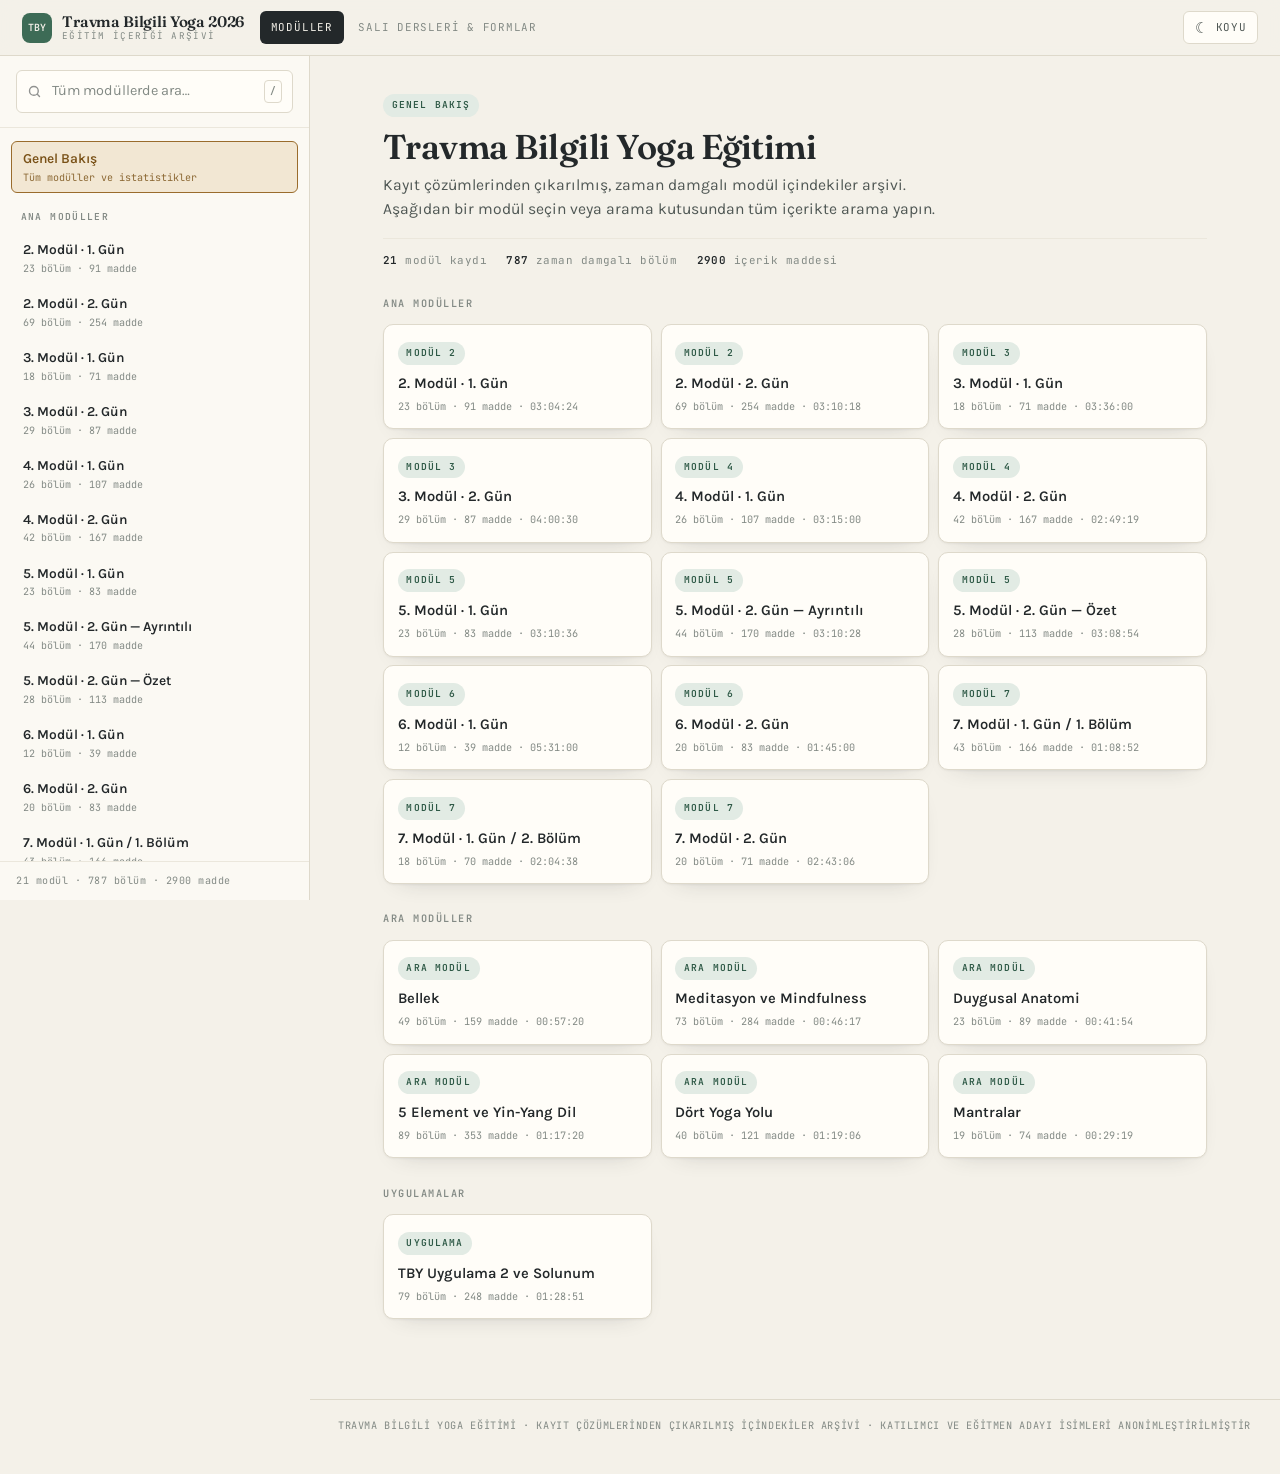
<file: index.html>
<!DOCTYPE html>
<html lang="tr" data-theme="light">
<head>
<meta charset="utf-8">
<meta name="viewport" content="width=device-width, initial-scale=1">
<meta name="color-scheme" content="light dark">
<title>Modül Arşivi — Travma Bilgili Yoga Eğitimi</title>
<meta name="description" content="Travma Bilgili Yoga Eğitimi modüllerinin zaman damgalı içindekiler arşivi.">
<link rel="icon" href="data:image/svg+xml,<svg xmlns='http://www.w3.org/2000/svg' viewBox='0 0 32 32'><rect width='32' height='32' rx='7' fill='%233d6b56'/><text x='16' y='22' font-size='15' font-family='Georgia,serif' fill='%23fbf9f3' text-anchor='middle'>T</text></svg>">
<link rel="preconnect" href="https://fonts.googleapis.com">
<link rel="preconnect" href="https://fonts.gstatic.com" crossorigin>
<link href="https://fonts.googleapis.com/css2?family=Fraunces:opsz,wght@9..144,400;9..144,600&amp;family=Karla:wght@400;500;600;700&amp;family=JetBrains+Mono:wght@400;600&amp;display=swap" rel="stylesheet">
<link rel="stylesheet" href="assets/theme.css">
<link rel="stylesheet" href="assets/moduller.css">
<script>
  /* Tema, sayfa boyanmadan uygulanır (yanıp sönmeyi engeller). */
  try {
    document.documentElement.className = 'js';
    var t = localStorage.getItem('tby.theme');
    if (!t) t = (window.matchMedia && window.matchMedia('(prefers-color-scheme: dark)').matches) ? 'dark' : 'light';
    document.documentElement.setAttribute('data-theme', t);
  } catch (err) {}
</script>
</head>
<body>
<a class="skip-link" href="#content">İçeriğe geç</a>
<header class="site-head">
  <button class="btn btn-icon js-only" id="menuBtn" type="button" aria-label="Modül menüsü" aria-expanded="false" aria-controls="sidebar">☰</button>
  <a class="site-brand" href="index.html">
    <span class="mark">TBY</span>
    <span class="txt"><b>Travma Bilgili Yoga 2026</b><i>Eğitim İçeriği Arşivi</i></span>
  </a>
  <nav class="site-nav" aria-label="Bölümler">
    <a href="index.html" aria-current="page">Modüller</a>
    <a href="dersler.html">Salı Dersleri &amp; Formlar</a>
  </nav>
  <button class="btn js-only" id="themeBtn" type="button" aria-pressed="false"
          aria-label="Koyu temaya geç" title="Koyu temaya geç">
    <span class="ico" aria-hidden="true">☾</span><span class="lbl">Koyu</span>
  </button>
</header>

<div class="shell">
  <aside class="sidebar" id="sidebar" aria-label="Modül gezintisi">
    <div class="search-wrap js-only">
      <label class="search" id="searchBox">
        <svg width="15" height="15" viewBox="0 0 24 24" fill="none" stroke="currentColor"
             stroke-width="2.2" stroke-linecap="round" aria-hidden="true"><circle cx="11" cy="11" r="7"/><path d="m20 20-3.5-3.5"/></svg>
        <input id="q" type="search" placeholder="Tüm modüllerde ara…" autocomplete="off"
               spellcheck="false" aria-label="Tüm modüllerde ara">
        <kbd>/</kbd>
        <button class="clear" id="clearBtn" type="button" aria-label="Aramayı temizle">×</button>
      </label>
    </div>
    <button class="btn js-only sidebar-close" id="navCloseBtn" type="button"><span aria-hidden="true">←</span> Menüyü kapat</button>
    <nav class="nav" id="nav" aria-label="Modüller">
      <a class="nav-item" href="#home" data-view="home"><span class="t">Genel Bakış</span><span class="s">Tüm modüller ve istatistikler</span></a>
      <div class="nav-group"><h2>Ana Modüller</h2>
      <a class="nav-item" href="#m00" data-view="m00"><span class="t">2. Modül · 1. Gün</span><span class="s">23 bölüm · 91 madde</span></a>
      <a class="nav-item" href="#m01" data-view="m01"><span class="t">2. Modül · 2. Gün</span><span class="s">69 bölüm · 254 madde</span></a>
      <a class="nav-item" href="#m02" data-view="m02"><span class="t">3. Modül · 1. Gün</span><span class="s">18 bölüm · 71 madde</span></a>
      <a class="nav-item" href="#m03" data-view="m03"><span class="t">3. Modül · 2. Gün</span><span class="s">29 bölüm · 87 madde</span></a>
      <a class="nav-item" href="#m04" data-view="m04"><span class="t">4. Modül · 1. Gün</span><span class="s">26 bölüm · 107 madde</span></a>
      <a class="nav-item" href="#m05" data-view="m05"><span class="t">4. Modül · 2. Gün</span><span class="s">42 bölüm · 167 madde</span></a>
      <a class="nav-item" href="#m06" data-view="m06"><span class="t">5. Modül · 1. Gün</span><span class="s">23 bölüm · 83 madde</span></a>
      <a class="nav-item" href="#m07" data-view="m07"><span class="t">5. Modül · 2. Gün — Ayrıntılı</span><span class="s">44 bölüm · 170 madde</span></a>
      <a class="nav-item" href="#m08" data-view="m08"><span class="t">5. Modül · 2. Gün — Özet</span><span class="s">28 bölüm · 113 madde</span></a>
      <a class="nav-item" href="#m09" data-view="m09"><span class="t">6. Modül · 1. Gün</span><span class="s">12 bölüm · 39 madde</span></a>
      <a class="nav-item" href="#m10" data-view="m10"><span class="t">6. Modül · 2. Gün</span><span class="s">20 bölüm · 83 madde</span></a>
      <a class="nav-item" href="#m11" data-view="m11"><span class="t">7. Modül · 1. Gün / 1. Bölüm</span><span class="s">43 bölüm · 166 madde</span></a>
      <a class="nav-item" href="#m12" data-view="m12"><span class="t">7. Modül · 1. Gün / 2. Bölüm</span><span class="s">18 bölüm · 70 madde</span></a>
      <a class="nav-item" href="#m13" data-view="m13"><span class="t">7. Modül · 2. Gün</span><span class="s">20 bölüm · 71 madde</span></a>
      </div>
      <div class="nav-group"><h2>Ara Modüller</h2>
      <a class="nav-item" href="#m14" data-view="m14"><span class="t">Bellek</span><span class="s">49 bölüm · 159 madde</span></a>
      <a class="nav-item" href="#m15" data-view="m15"><span class="t">Meditasyon ve Mindfulness</span><span class="s">73 bölüm · 284 madde</span></a>
      <a class="nav-item" href="#m16" data-view="m16"><span class="t">Duygusal Anatomi</span><span class="s">23 bölüm · 89 madde</span></a>
      <a class="nav-item" href="#m17" data-view="m17"><span class="t">5 Element ve Yin-Yang Dil</span><span class="s">89 bölüm · 353 madde</span></a>
      <a class="nav-item" href="#m18" data-view="m18"><span class="t">Dört Yoga Yolu</span><span class="s">40 bölüm · 121 madde</span></a>
      <a class="nav-item" href="#m19" data-view="m19"><span class="t">Mantralar</span><span class="s">19 bölüm · 74 madde</span></a>
      </div>
      <div class="nav-group"><h2>Uygulamalar</h2>
      <a class="nav-item" href="#m20" data-view="m20"><span class="t">TBY Uygulama 2 ve Solunum</span><span class="s">79 bölüm · 248 madde</span></a>
      </div>
    </nav>
    <div class="side-foot"><span id="footStat">21 modül</span></div>
  </aside>

  <div class="scrim" id="scrim" aria-hidden="true"></div>

  <main class="main">
    <div class="main-inner" id="content">
<section class="view" id="home">
<div class="mod-head">
<span class="badge">Genel Bakış</span>
<h2>Travma Bilgili Yoga Eğitimi</h2>
<p class="sub">Kayıt çözümlerinden çıkarılmış, zaman damgalı modül içindekiler arşivi. Aşağıdan bir modül seçin veya arama kutusundan tüm içerikte arama yapın.</p>
<div class="meta"><span><b>21</b> modül kaydı</span><span><b>787</b> zaman damgalı bölüm</span><span><b>2900</b> içerik maddesi</span></div>
</div>
<div class="toolbar"><span class="label">Ana Modüller</span></div>
<div class="cards">
<a class="card" href="#m00" data-view="m00"><span class="badge">Modül 2</span><span class="t">2. Modül · 1. Gün</span><span class="s">23 bölüm · 91 madde · 03:04:24</span></a>
<a class="card" href="#m01" data-view="m01"><span class="badge">Modül 2</span><span class="t">2. Modül · 2. Gün</span><span class="s">69 bölüm · 254 madde · 03:10:18</span></a>
<a class="card" href="#m02" data-view="m02"><span class="badge">Modül 3</span><span class="t">3. Modül · 1. Gün</span><span class="s">18 bölüm · 71 madde · 03:36:00</span></a>
<a class="card" href="#m03" data-view="m03"><span class="badge">Modül 3</span><span class="t">3. Modül · 2. Gün</span><span class="s">29 bölüm · 87 madde · 04:00:30</span></a>
<a class="card" href="#m04" data-view="m04"><span class="badge">Modül 4</span><span class="t">4. Modül · 1. Gün</span><span class="s">26 bölüm · 107 madde · 03:15:00</span></a>
<a class="card" href="#m05" data-view="m05"><span class="badge">Modül 4</span><span class="t">4. Modül · 2. Gün</span><span class="s">42 bölüm · 167 madde · 02:49:19</span></a>
<a class="card" href="#m06" data-view="m06"><span class="badge">Modül 5</span><span class="t">5. Modül · 1. Gün</span><span class="s">23 bölüm · 83 madde · 03:10:36</span></a>
<a class="card" href="#m07" data-view="m07"><span class="badge">Modül 5</span><span class="t">5. Modül · 2. Gün — Ayrıntılı</span><span class="s">44 bölüm · 170 madde · 03:10:28</span></a>
<a class="card" href="#m08" data-view="m08"><span class="badge">Modül 5</span><span class="t">5. Modül · 2. Gün — Özet</span><span class="s">28 bölüm · 113 madde · 03:08:54</span></a>
<a class="card" href="#m09" data-view="m09"><span class="badge">Modül 6</span><span class="t">6. Modül · 1. Gün</span><span class="s">12 bölüm · 39 madde · 05:31:00</span></a>
<a class="card" href="#m10" data-view="m10"><span class="badge">Modül 6</span><span class="t">6. Modül · 2. Gün</span><span class="s">20 bölüm · 83 madde · 01:45:00</span></a>
<a class="card" href="#m11" data-view="m11"><span class="badge">Modül 7</span><span class="t">7. Modül · 1. Gün / 1. Bölüm</span><span class="s">43 bölüm · 166 madde · 01:08:52</span></a>
<a class="card" href="#m12" data-view="m12"><span class="badge">Modül 7</span><span class="t">7. Modül · 1. Gün / 2. Bölüm</span><span class="s">18 bölüm · 70 madde · 02:04:38</span></a>
<a class="card" href="#m13" data-view="m13"><span class="badge">Modül 7</span><span class="t">7. Modül · 2. Gün</span><span class="s">20 bölüm · 71 madde · 02:43:06</span></a>
</div>
<div class="toolbar"><span class="label">Ara Modüller</span></div>
<div class="cards">
<a class="card" href="#m14" data-view="m14"><span class="badge">Ara Modül</span><span class="t">Bellek</span><span class="s">49 bölüm · 159 madde · 00:57:20</span></a>
<a class="card" href="#m15" data-view="m15"><span class="badge">Ara Modül</span><span class="t">Meditasyon ve Mindfulness</span><span class="s">73 bölüm · 284 madde · 00:46:17</span></a>
<a class="card" href="#m16" data-view="m16"><span class="badge">Ara Modül</span><span class="t">Duygusal Anatomi</span><span class="s">23 bölüm · 89 madde · 00:41:54</span></a>
<a class="card" href="#m17" data-view="m17"><span class="badge">Ara Modül</span><span class="t">5 Element ve Yin-Yang Dil</span><span class="s">89 bölüm · 353 madde · 01:17:20</span></a>
<a class="card" href="#m18" data-view="m18"><span class="badge">Ara Modül</span><span class="t">Dört Yoga Yolu</span><span class="s">40 bölüm · 121 madde · 01:19:06</span></a>
<a class="card" href="#m19" data-view="m19"><span class="badge">Ara Modül</span><span class="t">Mantralar</span><span class="s">19 bölüm · 74 madde · 00:29:19</span></a>
</div>
<div class="toolbar"><span class="label">Uygulamalar</span></div>
<div class="cards">
<a class="card" href="#m20" data-view="m20"><span class="badge">Uygulama</span><span class="t">TBY Uygulama 2 ve Solunum</span><span class="s">79 bölüm · 248 madde · 01:28:51</span></a>
</div>
</section>
      <section class="view module" id="m00" data-title="2. Modül · 1. Gün" data-badge="Modül 2" data-group="ana">
<div class="mod-head">
<span class="badge">Modül 2</span>
<h2>2. Modül · 1. Gün</h2>
<div class="meta"><span><b>23</b> bölüm</span><span><b>91</b> madde</span><span>süre <b>~03:04:24</b></span></div>
</div>
<div class="toolbar"><span class="label">İçindekiler</span><button type="button" class="btn js-only collapse-all">Tümünü daralt</button></div>
<div class="timeline">
<details class="sec" open id="m00-0">
<summary class="sec-head"><span class="time">00:00:00</span><h3>Açılış ve Katılımcıların Karşılanması</h3><span class="chev" aria-hidden="true"></span></summary>
<div class="sec-body"><ul><li>Yoga ve hareket pratiğine başlamadan önce çevrimiçi sınıfta bulunan katılımcıların karşılanması</li><li>Pratik öncesi alet ve ortam hazırlığı konusunda bilgilendirme</li></ul></div>
</details>
<details class="sec" open id="m00-2">
<summary class="sec-head"><span class="time">00:11:07</span><h3>Hareket Pratiğine Giriş</h3><span class="chev" aria-hidden="true"></span></summary>
<div class="sec-body"><ul><li>Yaklaşık 20-25 dakikalık yoga pratiği</li><li>Çoğunlukla ayakta duruş pozlarından oluşan flow</li><li>Benzer görünen hareketlerdeki küçük değişikliklerin nefes ve duyumlar üzerindeki etkisine odaklanma</li><li>Destek noktalarının değişiminin bedensel deneyimi nasıl etkilediğine dair araştırma</li></ul></div>
</details>
<details class="sec" open id="m00-3">
<summary class="sec-head"><span class="time">00:30:08</span><h3>Pratik Bitimi ve Dinlenme</h3><span class="chev" aria-hidden="true"></span></summary>
<div class="sec-body"><ul><li>Bloklarla hareket pratiğinin farklı varyasyonları denenmesi</li><li>Eterleştirilmiş duruşa geçiş (balasana benzeri kapanış pozisyonu)</li><li>Pratik sonrası kısa ara (5 dakika) verilmesi kararı</li><li>Katılımcılardan geri bildirim alınması (özlem, kapalılık gibi duyumlar)</li></ul></div>
</details>
<details class="sec" open id="m00-4">
<summary class="sec-head"><span class="time">00:35:47</span><h3>Travma Bilgili Yaklaşım ve Akran Desteği</h3><span class="chev" aria-hidden="true"></span></summary>
<div class="sec-body"><ul><li>Travma bilgili çalışmalardaki akran desteğinin önemi</li><li>Eğitim sürecinde farklı hocalarla çalışmanın faydaları</li><li>Arka planda bir destek ekibinin bulunması</li><li>Birlikte hareket etmenin ve bir topluluk oluşturmanın iyileştirme sürecindeki rolü</li></ul></div>
</details>
<details class="sec" open id="m00-5">
<summary class="sec-head"><span class="time">00:39:56</span><h3>Yoga Yapmanın Nedenleri: Katılımcı Soruları</h3><span class="chev" aria-hidden="true"></span></summary>
<div class="sec-body"><ul><li>Katılımcılardan yoga yapmalarının nedenlerine dair görüşler alınması</li><li>Bedenle zihin bağını güçlendiren bir araç olarak yoga</li><li>Stres ve kapalılığın fark edilmesinde yardımcı olması</li><li>İç sesi duymak ve kendisiyle iletişim kurmak</li></ul></div>
</details>
<details class="sec" open id="m00-6">
<summary class="sec-head"><span class="time">00:43:18</span><h3>Yoga Pratiğine Kültürel ve Bireysel Bağlam</h3><span class="chev" aria-hidden="true"></span></summary>
<div class="sec-body"><ul><li>Yoga yapmanın farklı anlam taşıdığı duruşlar (organizasyon ve regülasyon sağlaması)</li><li>Yoga&#x27;nın geçicilik deneyimini göstermesi</li><li>Seçim yapabilme yetkinliğinin (agency) geliştirilmesi</li><li>Meditasyon ve mindfulness&#x27;ın yoga ile ayrılmaz ilişkisi</li></ul></div>
</details>
<details class="sec" open id="m00-7">
<summary class="sec-head"><span class="time">00:51:36</span><h3>Sosyal Beyin Hipotezi</h3><span class="chev" aria-hidden="true"></span></summary>
<div class="sec-body"><ul><li>Neokorteksin sosyal çevre ile ilişkisinin açıklanması</li><li>Bağlantı kurmada 150 kişilik ideal grup büyüklüğü</li><li>Tımarlama davranışının sosyal düzenlemenin temeli</li><li>Gülümsemenin evrimsel açıdan güvenliğin sinyali olması</li><li>Topluluk içinde birlikte olmak ve iyileşmenin iyileştirilmesi</li></ul></div>
</details>
<details class="sec" open id="m00-8">
<summary class="sec-head"><span class="time">00:58:03</span><h3>Esneklik ve Dayanıklılık</h3><span class="chev" aria-hidden="true"></span></summary>
<div class="sec-body"><ul><li>Travmanın stresle başa çıkma yeteneğini nasıl etkilediği</li><li>Düşünsel kalıplara takılmanın ve merak duygusunun kaybının sonuçları</li><li>Bedensel uygulamaların zihinsel sertliği kırmanın yolları</li><li>Hareket pratiğinin sinir sistemini desteklemesi</li></ul></div>
</details>
<details class="sec" open id="m00-9">
<summary class="sec-head"><span class="time">01:00:20</span><h3>Travma İstatistikleri ve Küresel Bağlam</h3><span class="chev" aria-hidden="true"></span></summary>
<div class="sec-body"><ul><li>Dünyada 8 milyon yetişkine travma sonrası stres bozukluğu tanısı</li><li>Küresel nüfusun %8&#x27;inin (kadınlarda %10, erkeklerde %4) hayatlarında travma sonrası bozukluk yaşaması</li><li>Travmanın yaygınlığı ve erişilebilir tedavi seçeneklerinin sınırlılığı</li><li>Yoga&#x27;nın travmayı tetikleyebileceği - travma bilgili yaklaşım gerekliliği</li></ul></div>
</details>
<details class="sec" open id="m00-10">
<summary class="sec-head"><span class="time">01:13:17</span><h3>Sosyal Beyin ve İlişkiler</h3><span class="chev" aria-hidden="true"></span></summary>
<div class="sec-body"><ul><li>Memeliler olarak birlikteligin ve koregülasyonun önemini</li><li>İnsanımsılarla karşılaştırma ve ortak davranış uyumu</li><li>Güven ve bağlantı kurmanın biyolojik temelleri</li><li>Gülümsemenin ve tehlike algısının sosyal kodlamadan gelmesi</li></ul></div>
</details>
<details class="sec" open id="m00-11">
<summary class="sec-head"><span class="time">01:29:20</span><h3>Nöroplastisiteyi Anlamak</h3><span class="chev" aria-hidden="true"></span></summary>
<div class="sec-body"><ul><li>Santiago Ramón y Cajal&#x27;ın 1906 Nobel Ödülü alan keşfi</li><li>Sinir sisteminin değişime açık ve adaptasyon yeteneğine sahip olması</li><li>Yaşanılan deneyimlerin beyin yapısında fiziksel değişimler yarattığı</li><li>Hayat boyu öğrenme ve iyileşme kapasitesi</li></ul></div>
</details>
<details class="sec" open id="m00-12">
<summary class="sec-head"><span class="time">01:36:46</span><h3>Nöroplastisitenin Tarafsızlığı</h3><span class="chev" aria-hidden="true"></span></summary>
<div class="sec-body"><ul><li>Beynin olumlu ve olumsuz deneyimlerden eşit şekilde öğrenebilmesi</li><li>Korku ve dehşet verici deneyimlerin daha hızlı ve güçlü bağlantılar kurması</li><li>Merak, keyif ve heyecanın öğrenmeyi güçlendirmesi</li><li>Travma bilgili yaklaşımda nöroplastisite umudu ve dayanıklılık aracı olarak kullanma</li></ul></div>
</details>
<details class="sec" open id="m00-13">
<summary class="sec-head"><span class="time">01:51:56</span><h3>Alan Tutma ve Eşlikçilik</h3><span class="chev" aria-hidden="true"></span></summary>
<div class="sec-body"><ul><li>Travma bilgili çalışmalarda alan tutmanın anlamı</li><li>Karşındaki kişinin gücünü elinden almamak</li><li>Utandırmayı ve aşırı yüklemeyi önleme</li><li>Regüle sinir sisteminin eşlikçilikte en önemli araç olması</li></ul></div>
</details>
<details class="sec" open id="m00-14">
<summary class="sec-head"><span class="time">02:00:34</span><h3>Öğrenme Motivasyonu ve Duygusal İlgi</h3><span class="chev" aria-hidden="true"></span></summary>
<div class="sec-body"><ul><li>Beynin merak ve heyecan duyduğu şeyleri daha hızlı öğrenmesi</li><li>Keyif almanın kalıcı hareket pratiğinin temelinde olması</li><li>Zorlama yerine içsel ihtiyaçtan gelen hareketin nöroplastisiteyi desteklemesi</li><li>Travma bağlamında merak ve keyifin kaybedilen önemli duygular olması</li></ul></div>
</details>
<details class="sec" open id="m00-15">
<summary class="sec-head"><span class="time">02:07:20</span><h3>Meditatif Tavır ve Yoga Felsefesi</h3><span class="chev" aria-hidden="true"></span></summary>
<div class="sec-body"><ul><li>Ahimsa (şiddetsizlik) prensibi ve kendi kendine naziklik</li><li>Her hareketi davet olarak sunmanın önemi</li><li>Seçim yapabilme (agency) ve sınırlar</li><li>Yoga pratiğinde performans kaygısı olmadığı için öğrenciler daha özgürce hareket ediyor</li></ul></div>
</details>
<details class="sec" open id="m00-16">
<summary class="sec-head"><span class="time">02:22:43</span><h3>Meditasyon ve Beyin Plastisitesi (Sara Lazar Araştırması)</h3><span class="chev" aria-hidden="true"></span></summary>
<div class="sec-body"><ul><li>Harvard Üniversitesi&#x27;nde yapılan yoga ve meditasyon araştırmaları</li><li>8 haftalık mindfulness pratiğinin hipokampus ve amigdalada değişimler yarattığı</li><li>Amigdalanın küçülmesi ve stres azalması arasındaki ilişki</li><li>Dış ortam değişmese bile sinir sisteminin regülasyonunun değişmesi</li></ul></div>
</details>
<details class="sec" open id="m00-17">
<summary class="sec-head"><span class="time">02:30:02</span><h3>Nöroplastisiteyi Destekleyen Faktörler</h3><span class="chev" aria-hidden="true"></span></summary>
<div class="sec-body"><ul><li>Keyif, merak ve heyecanın beyni değiştirmedeki rolü</li><li>Retiküler aktivatif sisteminin filtreleme işlevi</li><li>Önemli bulunan uyaranların daha fazla işlenmesi</li><li>Travma bilgili yaklaşımda duygusal motivasyonun kritikliği</li></ul></div>
</details>
<details class="sec" open id="m00-18">
<summary class="sec-head"><span class="time">02:42:49</span><h3>Hareket ve Sinir Sistemi Düzenlemesi</h3><span class="chev" aria-hidden="true"></span></summary>
<div class="sec-body"><ul><li>İnsan memelisinin hareket etmek üzere tasarlandığı</li><li>Zihinsel müdahalelerin bedensel süreçleri değiştiremeyebilmesi</li><li>Kaygilar ve korkuların bedensel deneyimle çözülmesi gerekliliği</li><li>Hareket pratiğinin ötesinde &quot;olma halinde&quot; beceri geliştirme</li></ul></div>
</details>
<details class="sec" open id="m00-19">
<summary class="sec-head"><span class="time">02:50:41</span><h3>Hissetmekte İyileşmek</h3><span class="chev" aria-hidden="true"></span></summary>
<div class="sec-body"><ul><li>Peter Levine ve travma iyileşmesinde duygusal deneyimin rolü</li><li>İyi hissetmek yerine hissetmekte iyileşmenin hedefi</li><li>Her duygunun geçici ve değişken doğası</li><li>Zorluk deneyimlerin içinde kalmayı ve onlarla baş etmeyi öğrenme</li></ul></div>
</details>
<details class="sec" open id="m00-20">
<summary class="sec-head"><span class="time">02:54:09</span><h3>Alan Tutma Uygulaması</h3><span class="chev" aria-hidden="true"></span></summary>
<div class="sec-body"><ul><li>Alan tutanın regüle bir sinir sistemiyle hizmet vermesi</li><li>Öğrencilerin kendi gücünü ellerinde tutması ve yaşadığı sorunları çözmemeleri</li><li>Teknik dil ve anatomik bilgiler kullanarak utandırmaktan kaçınma</li><li>Eşlikçilik ve birlikte olmanın alan tutmanın temeli</li></ul></div>
</details>
<details class="sec" open id="m00-21">
<summary class="sec-head"><span class="time">02:58:32</span><h3>Eğitmen Olarak Alan Tutmak ve Akran Desteği</h3><span class="chev" aria-hidden="true"></span></summary>
<div class="sec-body"><ul><li>Eğitmenlerin kendi destek sistemine ihtiyacı</li><li>Travma deneyimi olan eğitmenlerin tetiklenmesine duyarlı olması</li><li>Kendi terapi süreçlerinin devam ettirilmesi gerekliliği</li><li>Alan tutmanın iki taraflı ve karşılıklı bir süreç olması</li></ul></div>
</details>
<details class="sec" open id="m00-22">
<summary class="sec-head"><span class="time">03:02:36</span><h3>Bilgi ve Beceri Kapasitesi</h3><span class="chev" aria-hidden="true"></span></summary>
<div class="sec-body"><ul><li>Bilgi sahibi olmak beceri anlamına gelmediği</li><li>İlişkilendirme ve ilişki kurma becerilerinin ayrı bir alan olması</li><li>Öğrenci olarak derinleşmenin öğretmen olarak derinleşmeye dönüştüğü</li><li>Travma bilgili yaklaşımda bedenin zekasının onurlandırılması</li></ul></div>
</details>
<details class="sec" open id="m00-23">
<summary class="sec-head"><span class="time">03:04:24</span><h3>Titrasyon ve Nöro-gelişimsel Hareket</h3><span class="chev" aria-hidden="true"></span></summary>
<div class="sec-body"><ul><li>Tolere edilebilir miktarlarda kendimize odaklanmanın önemi</li><li>Merkezden çevreye hareket planlama</li><li>Sinir sistemini destekleyen hareket dizileri</li><li>Neyin ne zaman yapılması gerektiğinin öğrenilmesi</li></ul></div>
</details>
</div></section>
<section class="view module" id="m01" data-title="2. Modül · 2. Gün" data-badge="Modül 2" data-group="ana">
<div class="mod-head">
<span class="badge">Modül 2</span>
<h2>2. Modül · 2. Gün</h2>
<p class="sub">Travma Bilgili Yoga Eğitimi - Nefes ve Sinir Sistemi</p>
<div class="meta"><span><b>69</b> bölüm</span><span><b>254</b> madde</span><span>süre <b>~03:10:18</b></span></div>
</div>
<div class="toolbar"><span class="label">İçindekiler</span><button type="button" class="btn js-only collapse-all">Tümünü daralt</button></div>
<div class="timeline">
<details class="sec" open id="m01-0">
<summary class="sec-head"><span class="time">00:00:00</span><h3>Giriş ve Nöroplastisite</h3><span class="chev" aria-hidden="true"></span></summary>
<div class="sec-body"><ul><li>Travma konusunda &quot;iyileşme olasılığının hep yüksek olduğu&quot; mesajı veren nöroplastisite</li><li>Beynin sürekli yenilenebilir, kendini dönüştürebilir olduğu bilgisi</li><li>Son on yılda sıklıkla konuşulan öz bakım, kendine şefkat ve öz düzenleme becerilerinden bahsetme</li></ul></div>
</details>
<details class="sec" open id="m01-1">
<summary class="sec-head"><span class="time">00:01:18</span><h3>Yoga Niyeti ve Bedenlenme</h3><span class="chev" aria-hidden="true"></span></summary>
<div class="sec-body"><ul><li>Mindful bir tavır geliştirme, otomatik pilottan çıkma hedefi</li><li>&quot;Neden yapıyorum, neden böyle olduğu&quot; soruları sorma</li><li>Bedenin içine yerleşme, duyumlardan daha fazla farkına varma</li><li>Sinir sistemi ve travma açısından kritik bir alan olarak bedenlenme</li></ul></div>
</details>
<details class="sec" open id="m01-2">
<summary class="sec-head"><span class="time">00:02:29</span><h3>Güçlenme Yolları ve Hareket Repertuarı</h3><span class="chev" aria-hidden="true"></span></summary>
<div class="sec-body"><ul><li>Hareket ederek, seçeneklerimizi fark ederek, seçim yaparak güçleniyoruz</li><li>Seçim yapma pratiğinin beyinde inanılmaz değişikliklere sebep olması</li><li>Esnek dayanıklılık sağlama ve sosyolojik/politik perspektiften yoga ele alma</li><li>Toksik pozitivite ve spiritüel bypass&#x27;tan kaçınma</li></ul></div>
</details>
<details class="sec" open id="m01-3">
<summary class="sec-head"><span class="time">00:04:24</span><h3>Bilişsel vs. Somatik Yaklaşım</h3><span class="chev" aria-hidden="true"></span></summary>
<div class="sec-body"><ul><li>Davranışsal değişiklikler kognitif anlatımla her zaman gerçekleşmiyor</li><li>Beden üzerinden çalışmanın dramatik değişikliklere sebep olması</li><li>Somatik pratiklerin son yıllarda önem kazanması</li><li>Deneyimin geçtiği yer beden olduğu için bedeni dışarıda bırakamazsak hiçbir şey iyileştiremeyiz</li></ul></div>
</details>
<details class="sec" open id="m01-4">
<summary class="sec-head"><span class="time">00:06:46</span><h3>Bedenin Zekası ve Sinir Sistemi</h3><span class="chev" aria-hidden="true"></span></summary>
<div class="sec-body"><ul><li>Bedensel tepkilerin, yanıtların geçersiz olmadığı bilgisi</li><li>Sinir sistemini düzeltmek yerine doğru anlamak ve yönlendirmek</li><li>Sinir sisteminin verdiği tepkilerin adaptif olması</li><li>Mal-adaptif bir şey olmadığını, her şeyin bir sebebi olduğunu anlamak</li></ul></div>
</details>
<details class="sec" open id="m01-5">
<summary class="sec-head"><span class="time">00:08:09</span><h3>Nörogelişimsel Hareket Yaklaşımı</h3><span class="chev" aria-hidden="true"></span></summary>
<div class="sec-body"><ul><li>Yoga pratiğinin nörogelişimsel harekete uygun olması</li><li>İlk yıllarındaki sinir sistemi, iskelet ve kas sistemi desteği</li><li>Üç düzlemde hareket: Sagital, Frontal, Transversal</li></ul></div>
</details>
<details class="sec" open id="m01-6">
<summary class="sec-head"><span class="time">00:09:57</span><h3>Üç Hareket Düzlemi</h3><span class="chev" aria-hidden="true"></span></summary>
<div class="sec-body"><ul><li>Sagital Düzlem: Vücudu sağ-sol olarak ikiye böler, öne-arkaya hareket</li><li>Frontal Düzlem: Vücudu ön-arka olarak böler, yana hareket</li><li>Transversal Düzlem: Vücudu üst-alt olarak böler, rotasyon hareketi</li></ul></div>
</details>
<details class="sec" open id="m01-7">
<summary class="sec-head"><span class="time">00:12:26</span><h3>Psikolojik Anlamda Hareket Düzlemleri</h3><span class="chev" aria-hidden="true"></span></summary>
<div class="sec-body"><ul><li>Sagital: Harekete başlama, geri çekilme, kaçınma (ilerleme-gerileme)</li><li>Frontal: Alan tutama, yer kaplama, genişleyebilme (lateral hareket)</li><li>Transversal: Adaptasyon, esneklik, oryantasyon (dönüş hareketi)</li></ul></div>
</details>
<details class="sec" open id="m01-8">
<summary class="sec-head"><span class="time">00:16:12</span><h3>Travma Perspektifinden Hareket Düzlemleri</h3><span class="chev" aria-hidden="true"></span></summary>
<div class="sec-body"><ul><li>Tek düzlemde takılı kalmak sinir sistemi için sıkıntılı</li><li>Sagital sınırlandırması: &quot;Yap-kaç&quot; mesajı</li><li>Frontal eksikliği: Alan tutamamanın etkisi</li><li>Transversal eksikliği: Adaptasyon ve oryantasyon kaybı</li></ul></div>
</details>
<details class="sec" open id="m01-9">
<summary class="sec-head"><span class="time">00:17:39</span><h3>Rotasyon ve Oryantasyon Becerisi</h3><span class="chev" aria-hidden="true"></span></summary>
<div class="sec-body"><ul><li>Omurganın rotasyonu memelilerin en gelişmiş hareket becerilerinden biri</li><li>Oryantasyonun (çevreyi fark etme) rotasyonla ilişkisi</li><li>Güven hissi ile oryantasyon yapabilme kapasitesi</li><li>Endişe ve travmada oryantasyon becerisi kaybı</li></ul></div>
</details>
<details class="sec" open id="m01-10">
<summary class="sec-head"><span class="time">00:19:16</span><h3>Spontan Hareket ve Bedenin Zeminle İlişkisi</h3><span class="chev" aria-hidden="true"></span></summary>
<div class="sec-body"><ul><li>Spontan hareket fetal dönemin 8. haftasında başlama</li><li>Hareketin akıcılığı ve varyasyonunun önemini</li><li>Bebekler düştükçe ayağa kalkış varyasyonları arttırması</li><li>Motor gelişim, sinir sistemi gelişimi, duyusal gelişim etkilenmesi</li></ul></div>
</details>
<details class="sec" open id="m01-11">
<summary class="sec-head"><span class="time">00:21:23</span><h3>Yoga Pratiklerinde Nörogelişimsel Hareket</h3><span class="chev" aria-hidden="true"></span></summary>
<div class="sec-body"><ul><li>İçgüdüsel, gelişimsel, evrensel hareketleri tekrar keşfetme fırsatı</li><li>Eğitim boyunca ekleme kadar çıkartmakla uğraşma</li><li>Fiziksel güçlenme, beceri ve nefes kapasitesi kazanma hedefi</li></ul></div>
</details>
<details class="sec" open id="m01-12">
<summary class="sec-head"><span class="time">00:23:53</span><h3>Memeliler ve Hayvan Tarafı</h3><span class="chev" aria-hidden="true"></span></summary>
<div class="sec-body"><ul><li>Homo sapiens sapiens olarak zekamız var ama hayvan tarafımız hala yaşıyor</li><li>Evrensel olana, doğal olana hareket yoluyla yaklaşma</li><li>Hayvan hafızamıza, hayvan doğamıza yaklaşma</li></ul></div>
</details>
<details class="sec" open id="m01-13">
<summary class="sec-head"><span class="time">00:26:00</span><h3>Uyumsuz Hareket Pratiği Başlangıcı</h3><span class="chev" aria-hidden="true"></span></summary>
<div class="sec-body"><ul><li>Alanda dolaşmak, müzikle hareket etmek (dans değil, araştırma)</li><li>Uyumlu hareket yapma eğiliminden kaçınma</li><li>Bütün eklemlerin (parmaklar, dirsek, omuz, gövde, kalça, dizler, ayak bilekleri) hareketliliğini araştırma</li></ul></div>
</details>
<details class="sec" open id="m01-14">
<summary class="sec-head"><span class="time">00:31:02</span><h3>Uyumsuzluk ve Adaptasyon</h3><span class="chev" aria-hidden="true"></span></summary>
<div class="sec-body"><ul><li>Vücudun alışmaya başladığı andan uyumu bozma</li><li>Tüm eklemleri hareketli tutma, varyasyon yaratma</li><li>Bedenin başka neler yapabileceğini keşfetme</li><li>Repertuar genişletme pratiği</li></ul></div>
</details>
<details class="sec" open id="m01-15">
<summary class="sec-head"><span class="time">00:34:12</span><h3>Sonrası Gözlemler</h3><span class="chev" aria-hidden="true"></span></summary>
<div class="sec-body"><ul><li>Uyumsuz olmakta zorlanma (otomatik ritim arama)</li><li>Midemizin bulandığını hissetme deneyimleri</li><li>Sinir sistemini berbat etmekten çok, başka bir yerden bakmak</li></ul></div>
</details>
<details class="sec" open id="m01-16">
<summary class="sec-head"><span class="time">00:38:12</span><h3>Pratik Alındıktan Sonraki Refleksiyonlar</h3><span class="chev" aria-hidden="true"></span></summary>
<div class="sec-body"><ul><li>Kabul görme, iyi görünme, grup dinamiğinde yer alma güdüsü</li><li>Uyumlu olmak vs. başka yapabildiğimiz şeyler</li><li>Oyunculukta çalıştığımız sınırlılıklar vs. repertuar genişletme</li><li>Saçmalayabilme ve hata yapmanın sorun olmadığı ortam</li></ul></div>
</details>
<details class="sec" open id="m01-17">
<summary class="sec-head"><span class="time">00:41:50</span><h3>Nefes Konusuyla İlgili Ön Bilgiler</h3><span class="chev" aria-hidden="true"></span></summary>
<div class="sec-body"><ul><li>Görkem Hoça&#x27;yla önceki modülde 360 nefes çalışması</li><li>Nefesin tek yönlü olmayışı, periferik farkındalık</li><li>Nefes tutmuşluk ve kompansasyon ilişkisi</li></ul></div>
</details>
<details class="sec" open id="m01-18">
<summary class="sec-head"><span class="time">00:43:26</span><h3>Transformasyonel Breathwork Deneyimleri</h3><span class="chev" aria-hidden="true"></span></summary>
<div class="sec-body"><ul><li>Holotropik nefes çalışması deneyimleri</li><li>Toksik pozitivite ve spiritüel bypass&#x27;tan kaynaklı tetiklemeler</li><li>Kontrollü olmayan nefes çalışmalarının tehlikeleri</li></ul></div>
</details>
<details class="sec" open id="m01-19">
<summary class="sec-head"><span class="time">00:47:54</span><h3>Solunumun Fizyolojik Yönü</h3><span class="chev" aria-hidden="true"></span></summary>
<div class="sec-body"><ul><li>Solunum tekniklerinin öğretilmesindeki bilimsel altyapı eksikliği</li><li>Oyunculuk hocaları ve geleneksel bilgilerin karışması</li><li>Nefes konusunun istismar edilen ve başıboş bırakılan bir alan olması</li></ul></div>
</details>
<details class="sec" open id="m01-20">
<summary class="sec-head"><span class="time">00:50:05</span><h3>Solunum Sisteminin Kritikliği</h3><span class="chev" aria-hidden="true"></span></summary>
<div class="sec-body"><ul><li>Solunum otonom sinir sistemine doğrudan açılan bir kapı</li><li>Solunum manipülasyonunun olağanüstü ölçüde riskli olması</li><li>Katartik çalışmaların travma bilgili olmadığı</li><li>Kontrol kaybının iyileşme olmadığı</li></ul></div>
</details>
<details class="sec" open id="m01-21">
<summary class="sec-head"><span class="time">00:54:46</span><h3>Nefes Paternleri ve Kompleksitesi</h3><span class="chev" aria-hidden="true"></span></summary>
<div class="sec-body"><ul><li>Nefesi manipüle etmek vs. bedenle işbirliği yapmak</li><li>Öğrenilmiş davranışları değiştirmenin zamanı alması</li><li>Nefes dediğinde doğru bir şey yoktur, bağlamdan çıkarılamaz</li></ul></div>
</details>
<details class="sec" open id="m01-22">
<summary class="sec-head"><span class="time">00:57:54</span><h3>Üç Solunum Aşaması</h3><span class="chev" aria-hidden="true"></span></summary>
<div class="sec-body"><ul><li>Dış solunum: Nefes aldığımız ve verdiğimiz kısım</li><li>İç solunum: Hücre içinde gaz alışverişi</li><li>Hücresel solunum: Enerji üretimi</li></ul></div>
</details>
<details class="sec" open id="m01-23">
<summary class="sec-head"><span class="time">01:00:07</span><h3>Solunum Sisteminin Kritikliği</h3><span class="chev" aria-hidden="true"></span></summary>
<div class="sec-body"><ul><li>Beyin omurilik sıvısı oksijene değil pH derecesine ve CO2&#x27;ye duyarlı</li><li>Arteriyel kanda CO2 ve pH dengesinin önemi</li><li>Dış solunumda yapılan manipülasyonların iç sistemi etkilemesi</li></ul></div>
</details>
<details class="sec" open id="m01-24">
<summary class="sec-head"><span class="time">01:01:45</span><h3>Solunum Organları</h3><span class="chev" aria-hidden="true"></span></summary>
<div class="sec-body"><ul><li>Burun: Filtreleme, ısıtma, nem sağlama</li><li>Yutak: Havanın solunum borusuna geçişi</li><li>Gırtlak: Ses tellerinin yer aldığı organ</li><li>Solunum borusu ve bronşlar</li></ul></div>
</details>
<details class="sec" open id="m01-25">
<summary class="sec-head"><span class="time">01:04:22</span><h3>Enzim Üretimi ve Oksijen</h3><span class="chev" aria-hidden="true"></span></summary>
<div class="sec-body"><ul><li>Vücudun enerjisini organik besinlerin yakılmasıyla sağlaması</li><li>Oksijene ihtiyaç duyması</li><li>Karbon dioksit çıkışının da sistemik çalışması</li></ul></div>
</details>
<details class="sec" open id="m01-26">
<summary class="sec-head"><span class="time">01:06:45</span><h3>Solunum Kasları Sistemi</h3><span class="chev" aria-hidden="true"></span></summary>
<div class="sec-body"><ul><li>Diyafram: Göğüs ve karın boşluğunu ayıran kubbe şekli kas</li><li>Interkostal kaslar: Kaburgalar arasındaki kaslar</li><li>Transvers abdominiz: Karın duvarının en derin katmanı</li><li>Yardımcı kaslar: Derin solunumda devreye giren kaslar</li></ul></div>
</details>
<details class="sec" open id="m01-27">
<summary class="sec-head"><span class="time">01:08:33</span><h3>Diyafram Kası Detayları</h3><span class="chev" aria-hidden="true"></span></summary>
<div class="sec-body"><ul><li>Çizgili kas yapısı, sinir Phrenic nerve tarafından uyarılması</li><li>Nefes alırken kubbesi aşağı inip göğüs hacmi arttırması</li><li>Nefes verirken yukarı çıkıp göğüs hacmi azalması</li><li>Diyafram tek başına çalışmayan, bütün sisteme bağlı bir kas</li></ul></div>
</details>
<details class="sec" open id="m01-28">
<summary class="sec-head"><span class="time">01:13:01</span><h3>Interkostal Kaslar</h3><span class="chev" aria-hidden="true"></span></summary>
<div class="sec-body"><ul><li>Dış interkostaller: Kaburgaları yukarı-öne çekme</li><li>İç interkostaller: Kaburgaları aşağı-içeri çekme</li><li>Aralarındaki eğimli yerleşim sayesinde göğüs kafesi hareketi</li><li>Üç tane kas grubu arasında karmaşık bir sistem</li></ul></div>
</details>
<details class="sec" open id="m01-29">
<summary class="sec-head"><span class="time">01:15:29</span><h3>Transverse Abdominis (Korse Kası)</h3><span class="chev" aria-hidden="true"></span></summary>
<div class="sec-body"><ul><li>Karın duvarının en derin katmanında yer alması</li><li>Yatay uzanan ve gövdeyi çerçeveleyen yapısı</li><li>Karın içi basıncını düzenlemesi</li><li>Omurgaya destek sağlaması</li></ul></div>
</details>
<details class="sec" open id="m01-30">
<summary class="sec-head"><span class="time">01:17:37</span><h3>Skalen Kasları (Merak Kası)</h3><span class="chev" aria-hidden="true"></span></summary>
<div class="sec-body"><ul><li>Boyun ve göğüs kafesi arasında yer alması</li><li>Normal nefeste etkin olmayan, derin solunumda devreye giren kaslar</li><li>Hipervigilans ve travmada aşırı aktif kalması</li><li>Merak ve araştırma davranışıyla ilişkisi</li></ul></div>
</details>
<details class="sec" open id="m01-31">
<summary class="sec-head"><span class="time">01:23:06</span><h3>Boyun Kaslarının Travmadaki Rolü</h3><span class="chev" aria-hidden="true"></span></summary>
<div class="sec-body"><ul><li>Boyun kaslarının aşırı aktivitesi sığ nefese neden olması</li><li>&quot;Merak kası&quot;nın travmada donma tepkisiyle ilişkisi</li><li>Oryantasyon becerisi kaybıyla bağlantı</li><li>Panoramik görüş ve çevre farkındalığının azalması</li></ul></div>
</details>
<details class="sec" open id="m01-32">
<summary class="sec-head"><span class="time">01:27:55</span><h3>Göğüs Ön Kasları (Pektoralis)</h3><span class="chev" aria-hidden="true"></span></summary>
<div class="sec-body"><ul><li>Pektoral mayor ve minör kaslar</li><li>Kolların hareketinde ana kaslar olması ama nefese de katkı</li><li>Stresle sıkışıklık yaratması ve nefesi kitleme</li></ul></div>
</details>
<details class="sec" open id="m01-33">
<summary class="sec-head"><span class="time">01:30:32</span><h3>Trapez ve Romboid Kasları</h3><span class="chev" aria-hidden="true"></span></summary>
<div class="sec-body"><ul><li>Trapezler: Boyun, omuz, sırt üst kısmında yer alma</li><li>Romboidler: Kürek kemiklerini omurgaya yaklaştırma</li><li>Levator scapula: Kürek kemiklerini kaldırma</li><li>Travmada sürekli gerginleşme sorunu</li></ul></div>
</details>
<details class="sec" open id="m01-34">
<summary class="sec-head"><span class="time">01:31:41</span><h3>Serratus Kasları</h3><span class="chev" aria-hidden="true"></span></summary>
<div class="sec-body"><ul><li>Serratus anterior: Kaburgaları yan ve arkaya açmaya yardım</li><li>Serratus posterior: Kaburgaları aşağı çekme</li><li>Travmada arka bedenin kilitlenmesi sorunu</li></ul></div>
</details>
<details class="sec" open id="m01-35">
<summary class="sec-head"><span class="time">01:34:47</span><h3>Pelvic Taban Kasları (Pelvik Diyafram)</h3><span class="chev" aria-hidden="true"></span></summary>
<div class="sec-body"><ul><li>Pelvisin alt tarafında yer alan derin kaslar</li><li>Nefes basınç sistemiyle beraber çalışması</li><li>Transverse abdominis ile sinkronizasyon</li><li>Hipertonik vs. hipotonik problemler</li></ul></div>
</details>
<details class="sec" open id="m01-36">
<summary class="sec-head"><span class="time">01:36:14</span><h3>Kasa Uzunluğu ve Kısalığı Problemi</h3><span class="chev" aria-hidden="true"></span></summary>
<div class="sec-body"><ul><li>Kas optimum boyundan uzunsa veya kısaysa incinmeye açık hale gelme</li><li>Sürekli uzunluk vs. sürekli kısalık istenmeyeni</li><li>Denge ve postüral kaymalar ilişkisi</li></ul></div>
</details>
<details class="sec" open id="m01-37">
<summary class="sec-head"><span class="time">01:38:12</span><h3>Cross Body Sendromu</h3><span class="chev" aria-hidden="true"></span></summary>
<div class="sec-body"><ul><li>Pelvisin öne devrilmesiyle göğüs kafesi darğılması</li><li>Sırt kaslarının açılıp zayıflaması</li><li>Karın kaslarının kısalıp güçlenmesi</li><li>Postürel dengesizliklerin zincir reaksiyonları</li></ul></div>
</details>
<details class="sec" open id="m01-38">
<summary class="sec-head"><span class="time">01:40:18</span><h3>Tail Response (Kuyruk Tepkisi) Araştırması</h3><span class="chev" aria-hidden="true"></span></summary>
<div class="sec-body"><ul><li>Köpeklerin heyecan ve korkuda kuyruk pozisyonu değişimi</li><li>Pelvik tilt ve sempatik aktivasyon ilişkisi</li><li>Kuyruk sokumu normal pozisyonundayken daha dengeli sinir sistemi</li><li>Memeli fizyolojisindeki evrensel paternler</li></ul></div>
</details>
<details class="sec" open id="m01-39">
<summary class="sec-head"><span class="time">01:42:05</span><h3>Postür ve Sinir Sistemi İlişkisi</h3><span class="chev" aria-hidden="true"></span></summary>
<div class="sec-body"><ul><li>Postürün örtük hafıza biçimi olması</li><li>Geçmiş deneyimlerin duruşta kayıt olması</li><li>Postür değişimlerinin sinir sistemini etkilemesi</li><li>Baroreseptörlerin rol oynadığı mekanizma</li></ul></div>
</details>
<details class="sec" open id="m01-40">
<summary class="sec-head"><span class="time">01:44:30</span><h3>Bedenle Müdahale vs. Müdahale Etmeme</h3><span class="chev" aria-hidden="true"></span></summary>
<div class="sec-body"><ul><li>Sinir sisteminin düzeltilmesi gereken &quot;bozuk&quot; bir şey olmadığı</li><li>Müdahale zamanı ve eşlikçi olmak konusu</li><li>Deprem sonrası dönemde sinir sistemini düzenleme sorunları</li></ul></div>
</details>
<details class="sec" open id="m01-41">
<summary class="sec-head"><span class="time">01:51:06</span><h3>360 Nefes Pratiği</h3><span class="chev" aria-hidden="true"></span></summary>
<div class="sec-body"><ul><li>Diyafram kasının, transverse abdominis&#x27;in ve pelvik tabanın koordinasyonu</li><li>Üç boyutlu bir hareket oluşturma amacı</li><li>Bedene etkin nefes kapasitesini hatırlatma</li><li>Yanlara, arkaya, öne doğru açılan nefes</li></ul></div>
</details>
<details class="sec" open id="m01-42">
<summary class="sec-head"><span class="time">01:56:03</span><h3>Nefes Pratiğinin Uygulanması</h3><span class="chev" aria-hidden="true"></span></summary>
<div class="sec-body"><ul><li>Sırt üstü uzanış pozisyonunda çalışma</li><li>Zeminde temas eden yerler üzerinde farkındalık</li><li>Diyafram, kaburga arası, sırt ve pelvik taban kaslarının koordinasyonu</li><li>Üç düzlemde hareket farkındalığı</li></ul></div>
</details>
<details class="sec" open id="m01-43">
<summary class="sec-head"><span class="time">02:00:27</span><h3>Nefes Pratiği Gözlemleri</h3><span class="chev" aria-hidden="true"></span></summary>
<div class="sec-body"><ul><li>Karnın şişmesi vs. yan genişlemesi farkı</li><li>Sadece karna nefes alırken göğüs tepkisi</li><li>Pelvik taban kaslarının gerginliği ya da gevşemesi</li><li>Performans anksiyetesi ve yönlendirmenin tetiklemesi</li></ul></div>
</details>
<details class="sec" open id="m01-44">
<summary class="sec-head"><span class="time">02:07:10</span><h3>Pratik Sonrası Deneyimler</h3><span class="chev" aria-hidden="true"></span></summary>
<div class="sec-body"><ul><li>Sırtın genişliğini hissedebilme</li><li>İç masaj etkisi</li><li>Bütüncül ve rahatlatıcı hisler</li><li>Hareket kalitesine ve nefese odaklanma</li></ul></div>
</details>
<details class="sec" open id="m01-45">
<summary class="sec-head"><span class="time">02:11:15</span><h3>Nefes Analizi ve Patterns</h3><span class="chev" aria-hidden="true"></span></summary>
<div class="sec-body"><ul><li>Sığ nefes: Yüzeysel ve sıkışık nefes</li><li>Kaotik nefes: Düzensiz nefes paternleri</li><li>Üst göğüs nefesi: Boyun kaslarında yoğunlaşan nefes</li><li>Etkin nefes: Üç boyutlu, kapasiteli nefes</li></ul></div>
</details>
<details class="sec" open id="m01-46">
<summary class="sec-head"><span class="time">02:16:25</span><h3>Postürel Hizalanma ve Nefes İlişkisi</h3><span class="chev" aria-hidden="true"></span></summary>
<div class="sec-body"><ul><li>Aksiyel ekstansiyon ve nefes kapasitesi</li><li>Boynun öne doğru kaymasının nefes kapasitesini azaltması</li><li>Omurgadaki hareketliliğin nefes verimliliğine etkisi</li><li>Pratiklerde uzunluk hatırlatmasının önemisi</li></ul></div>
</details>
<details class="sec" open id="m01-47">
<summary class="sec-head"><span class="time">02:22:47</span><h3>Yoga Geleneğinde Nefes Paternleri</h3><span class="chev" aria-hidden="true"></span></summary>
<div class="sec-body"><ul><li>Yoga öğretilerinin postüral kaymalarla ilgili gözlemleri</li><li>Arjantin tangoda duruş kalitesi örneği</li><li>Kültürel ve sosyal etkilerin duruşa yansıması</li><li>Memeliler olarak bedenimizi taşıma dinamiği</li></ul></div>
</details>
<details class="sec" open id="m01-48">
<summary class="sec-head"><span class="time">02:27:28</span><h3>Pranayama ve Nadi Shodan (Alternatif Burun Nefesi)</h3><span class="chev" aria-hidden="true"></span></summary>
<div class="sec-body"><ul><li>Pranayama: Prana (yaşam enerjisi) + Ayama (kontrol/genişletme)</li><li>Burun kanallarının iki burun deliğinden eşit akış sağlaması konsepti</li><li>Dualitelerin (güneş-ay, erkek-kadın) dengelemesi</li><li>Non-duality düşüncesine ulaşma amacı</li></ul></div>
</details>
<details class="sec" open id="m01-49">
<summary class="sec-head"><span class="time">02:32:13</span><h3>Nadi Shodan Uygulaması</h3><span class="chev" aria-hidden="true"></span></summary>
<div class="sec-body"><ul><li>Alternatif burun deliğinden nefes alma-verme</li><li>Sağ burun deliği baskın olduğunda hafif sempatik aktivasyon</li><li>Sol burun deliği baskın olduğunda parasempatik ton</li><li>Sinir sistemine sistemik etkileri</li></ul></div>
</details>
<details class="sec" open id="m01-50">
<summary class="sec-head"><span class="time">02:36:34</span><h3>Doğru Nefes Kavramı</h3><span class="chev" aria-hidden="true"></span></summary>
<div class="sec-body"><ul><li>&quot;Doğru nefes&quot; yoktur, bağlamdan çıkarılamaz</li><li>Nefes davranışını anlamanın önemisi (Peter Litchfield)</li><li>Opera sanatçılarının ağızdan nefes alış gerekliliği</li><li>Kardiyoda ağız solunumunun uygunluğu</li></ul></div>
</details>
<details class="sec" open id="m01-51">
<summary class="sec-head"><span class="time">02:40:32</span><h3>Peter Litchfield Yaklaşımı</h3><span class="chev" aria-hidden="true"></span></summary>
<div class="sec-body"><ul><li>Nefes davranışlarının alışkanlığını değiştirmenin riskli olması</li><li>Nefes tekniklerinin çoğunun tehlikeli olması</li><li>Bedenle işbirliği ve güven ilişkisinin kurulması</li><li>Kendi yolunu bulmasını sağlama</li></ul></div>
</details>
<details class="sec" open id="m01-52">
<summary class="sec-head"><span class="time">02:42:19</span><h3>Travma Bilgili Yogada Nefes</h3><span class="chev" aria-hidden="true"></span></summary>
<div class="sec-body"><ul><li>Nefese çok az hatırlatma yapılması</li><li>Belli bir öğrenciyi tanıyıp anlayıncaya kadar davet olarak kalması</li><li>Nefese müdahalenin sinir sistemini tetikleme potansiyeli</li><li>İnterosepsiyon farkındalığının bazı kişileri panikletme ihtimali</li></ul></div>
</details>
<details class="sec" open id="m01-53">
<summary class="sec-head"><span class="time">02:44:34</span><h3>İnterosepsiyon ve Tedirginlik</h3><span class="chev" aria-hidden="true"></span></summary>
<div class="sec-body"><ul><li>Spontan olan bir şeye farkındalık getirmenin rahatsız edebilmesi</li><li>Raz Penceresini yavaş yavaş açmak</li><li>Nefese dönüşümlü maruziyetler yaratma</li><li>Travmada nefese müdahalenin problemli olması</li></ul></div>
</details>
<details class="sec" open id="m01-54">
<summary class="sec-head"><span class="time">02:47:06</span><h3>Gaz Alışverişi ve Vitals</h3><span class="chev" aria-hidden="true"></span></summary>
<div class="sec-body"><ul><li>Her nefeste yaklaşık 200-250 ml oksijen kana geçişi</li><li>Asit-baz dengesinin oksijen kadar önemli olması</li><li>pH seviyesi ve karbondioksit seviyelerinin homeostasıyla ilişkisi</li><li>Bedensel iyilik halini etkileyen faktörler</li></ul></div>
</details>
<details class="sec" open id="m01-55">
<summary class="sec-head"><span class="time">02:50:04</span><h3>Sığ Nefes Sonuçları</h3><span class="chev" aria-hidden="true"></span></summary>
<div class="sec-body"><ul><li>Aşırı karbondioksit kaybı</li><li>Kandaki pH&#x27;nin alkaline hale gelmesi</li><li>Kan damarlarının daralması</li><li>Oksijen alımında düşüş ve ağrı eşiğinde düşme</li></ul></div>
</details>
<details class="sec" open id="m01-56">
<summary class="sec-head"><span class="time">02:52:07</span><h3>Burun vs. Ağız Solunumu</h3><span class="chev" aria-hidden="true"></span></summary>
<div class="sec-body"><ul><li>Burun solunumunun fizyolojik olarak tasarlandığı kısım</li><li>Ağız solunumunun geçici durumlar için (sporcu, engel)</li><li>Sürekli ağız solunumunun yüz, omuz, boyun problemlerine yol açması</li><li>Bağlama uygun nefes seçimi</li></ul></div>
</details>
<details class="sec" open id="m01-57">
<summary class="sec-head"><span class="time">02:54:16</span><h3>Nazal Siklüs (Burun Deliği Döngüsü)</h3><span class="chev" aria-hidden="true"></span></summary>
<div class="sec-body"><ul><li>Doğal olarak iki burun deliğinin aynı anda çok aktif olmadığı</li><li>2-6 saat periyotlarda değişen daha aktif hale geliş</li><li>Aktivite seviyesine göre akış değişimi</li><li>Sinir sistemini etkilemek ve uyarması</li></ul></div>
</details>
<details class="sec" open id="m01-58">
<summary class="sec-head"><span class="time">02:55:39</span><h3>Nazal Siklüs ve Beyin Aktivitesi</h3><span class="chev" aria-hidden="true"></span></summary>
<div class="sec-body"><ul><li>Sağ burun deliği baskın: Sol beyin aktivitesi artış</li><li>Sol burun deliği baskın: Sağ beyin aktivitesi artış</li><li>Sempatik vs. parasempatik etkilenmeler</li><li>Vagal ritim ve sistem tonunda etkiler</li></ul></div>
</details>
<details class="sec" open id="m01-59">
<summary class="sec-head"><span class="time">02:58:10</span><h3>Yogada Pranayama</h3><span class="chev" aria-hidden="true"></span></summary>
<div class="sec-body"><ul><li>Yoga geleneğinin sagital düzlemde bedeni ikiye ayırması</li><li>Güneş-ay, erkek-dişi, eryil-dişil mitolojik açıklamalar</li><li>Nefes kontrolü ve zihin kontrolü ilişkisi</li><li>Non-duality ve denge düşüncesi</li></ul></div>
</details>
<details class="sec" open id="m01-60">
<summary class="sec-head"><span class="time">03:01:01</span><h3>Yoga Metinlerinde Nefes Bulguları</h3><span class="chev" aria-hidden="true"></span></summary>
<div class="sec-body"><ul><li>Kadim öğretilerin ağızdan nefes alındığında pranayama olmadığını söylemeleri</li><li>Modern araştırmaların eski bilgiler temelde doğrulamas</li><li>Karl Lespert&#x27;in yoga nefesi araştırmaları</li><li>Yoga nefesinin tıpta zemin bulması</li></ul></div>
</details>
<details class="sec" open id="m01-61">
<summary class="sec-head"><span class="time">03:01:51</span><h3>Travma Bilgili Yogada Pratik Seçimi</h3><span class="chev" aria-hidden="true"></span></summary>
<div class="sec-body"><ul><li>Kapalabhati, Uddiyana Bandha, Naukli gibi teknikleri öğrenme ama uygulama farklılığı</li><li>Öğretmen olarak öğrenci ile uygulamayacağımız pratikler</li><li>Nadi Shodan: Güvenli kullanılabilen nefes çalışması</li><li>Tekli pratik yerine asana içinde uygulanması</li></ul></div>
</details>
<details class="sec" open id="m01-62">
<summary class="sec-head"><span class="time">03:02:44</span><h3>Nadi Shodan (Alternatif Burun Nefesi) Uygulaması</h3><span class="chev" aria-hidden="true"></span></summary>
<div class="sec-body"><ul><li>Konforlu oturuş pozisyonunda başlama</li><li>Sağ burun deliğini kapatıp soldan nefes alma-verme</li><li>Soldan nefes alıp sağdan verme döngüsü</li><li>Burun deliklerinin eşitlenmesi</li></ul></div>
</details>
<details class="sec" open id="m01-63">
<summary class="sec-head"><span class="time">03:05:32</span><h3>Bhramari Pranayama (Arı Nefesi)</h3><span class="chev" aria-hidden="true"></span></summary>
<div class="sec-body"><ul><li>360 nefese benzer etkin nefes</li><li>Nefes verirken arı vızıltısı yaratma</li><li>Boğazda titreşim ve vagus uyarımı</li><li>Vagus sinirinin uyarılması mekanizması</li></ul></div>
</details>
<details class="sec" open id="m01-64">
<summary class="sec-head"><span class="time">03:08:13</span><h3>Pipet Nefesi</h3><span class="chev" aria-hidden="true"></span></summary>
<div class="sec-body"><ul><li>Nefesi verirken dudakları büzüştürüp üfleme</li><li>Son kısımda dudakları kapatıp burundan bitirme</li><li>Karın kaslarını aktivitesi</li><li>Uygulamada öne eğilmelerde sık kullanım</li></ul></div>
</details>
<details class="sec" open id="m01-65">
<summary class="sec-head"><span class="time">03:10:18</span><h3>Nefes Pratiğinin Sonlandırılması</h3><span class="chev" aria-hidden="true"></span></summary>
<div class="sec-body"><ul><li>Bütün konuların öğrenilmesi ve pratiğe aktarılması</li><li>Nefes konusundaki tekniklerin teorik olarak öğrenilmesi</li><li>Kısa Ara: 5 dakika</li></ul></div>
</details>
<details class="sec" open id="m01-66">
<summary class="sec-head"><span class="time empty">—</span><h3>Kayıtların Kullanılabilirliği</h3><span class="chev" aria-hidden="true"></span></summary>
<div class="sec-body"><ul><li>Derslerin tekrar izlenebilir olması</li><li>Mezunların güncellenen içeriği takip edebilmesi</li><li>Canlı katılım seçeneği bazı koşullarda mevcuttur</li></ul></div>
</details>
<details class="sec" open id="m01-67">
<summary class="sec-head"><span class="time empty">—</span><h3>Grup Dinamiği</h3><span class="chev" aria-hidden="true"></span></summary>
<div class="sec-body"><ul><li>Farklı deneyimlerden birbirini beslemek</li><li>Her kişinin kendi hızında öğrenme konforlu ortamı</li><li>Mahremiyeti koruma ve güvenli alan</li></ul></div>
</details>
<details class="sec" open id="m01-68">
<summary class="sec-head"><span class="time empty">—</span><h3>Travma Bilgili Yaklaşımın Temel Prensipleri</h3><span class="chev" aria-hidden="true"></span></summary>
<div class="sec-body"><ul><li>Her davranış, her tepki geçerlidir</li><li>Bedeni dinlemek ve onunla işbirliği yapmak</li><li>Yorum yapmak değil, gözlemlemek</li><li>Davet etmek, direkt yönlendirmek değil</li></ul></div>
</details>
</div></section>
<section class="view module" id="m02" data-title="3. Modül · 1. Gün" data-badge="Modül 3" data-group="ana">
<div class="mod-head">
<span class="badge">Modül 3</span>
<h2>3. Modül · 1. Gün</h2>
<p class="sub">Travma Bilgili Yoga Eğitimi - 3. Modül İçerik Özeti</p>
<div class="meta"><span><b>18</b> bölüm</span><span><b>71</b> madde</span><span>süre <b>~03:36:00</b></span></div>
</div>
<div class="toolbar"><span class="label">İçindekiler</span><button type="button" class="btn js-only collapse-all">Tümünü daralt</button></div>
<div class="timeline">
<details class="sec" open id="m02-0">
<summary class="sec-head"><span class="time">00:00:00</span><h3>Başlangıç ve Katılımcıları Karşılama</h3><span class="chev" aria-hidden="true"></span></summary>
<div class="sec-body"><ul><li>Katılımcılara hoş geldiniz denilmesi ve tanışma</li><li>Fiziksel olarak pratik yapamayacak olanlar için alternatif katılım seçenekleri sunulması</li><li>Ses sorunları için teknik kontrol</li></ul></div>
</details>
<details class="sec" open id="m02-1">
<summary class="sec-head"><span class="time">00:02:13</span><h3>Yeni Alan Oryantasyonu</h3><span class="chev" aria-hidden="true"></span></summary>
<div class="sec-body"><ul><li>Farklı bir lokasyonda dersin yapılması</li><li>Katılımcıların alanı keşfetmeleri için gezinti aktivitesi</li><li>Ortamın ve bedenlerin uyumlu hale getirilmesi</li></ul></div>
</details>
<details class="sec" open id="m02-2">
<summary class="sec-head"><span class="time">00:05:31</span><h3>Gelişimsel Hareket Pratikleri Başlangıcı</h3><span class="chev" aria-hidden="true"></span></summary>
<div class="sec-body"><ul><li>Ayak parmaklarını teşhis etme ve farkındalık geliştirme</li><li>Bakarak ve bakmadan hareket deneyimleri</li><li>Ayak tabanı desteğinin şekillenmesi</li></ul></div>
</details>
<details class="sec" open id="m02-3">
<summary class="sec-head"><span class="time">00:11:00</span><h3>Devam Eden Hareket Sekvansı</h3><span class="chev" aria-hidden="true"></span></summary>
<div class="sec-body"><ul><li>Omuza dikkat getirme ve kulaklara doğru çekme hareketi</li><li>Aksiyel uzama (kaynağı açılım) konusu</li><li>Gövde ve omurga hareketliliği</li></ul></div>
</details>
<details class="sec" open id="m02-4">
<summary class="sec-head"><span class="time">00:18:00</span><h3>Nefes Entegrasyonu ile Hareket</h3><span class="chev" aria-hidden="true"></span></summary>
<div class="sec-body"><ul><li>Nefesli ve nefessiz hareketler</li><li>Kalça ve topuk ilişkisinde ağırlık transferi</li><li>Dinamik ve pasif hareketlerin dengesi</li></ul></div>
</details>
<details class="sec" open id="m02-5">
<summary class="sec-head"><span class="time">00:24:00</span><h3>Gelişimsel Hareket Taklidi</h3><span class="chev" aria-hidden="true"></span></summary>
<div class="sec-body"><ul><li>Yüzüstü pozisyondan uzama hareketleri</li><li>Merkezde buluşturma (toplanma) ve açılma</li><li>Esneme entegrasyonu</li></ul></div>
</details>
<details class="sec" open id="m02-6">
<summary class="sec-head"><span class="time">00:28:00</span><h3>Meditasyon ve Kapanış</h3><span class="chev" aria-hidden="true"></span></summary>
<div class="sec-body"><ul><li>Sabit form seçimi (uzanmış veya oturmuş)</li><li>Kısa meditasyon uygulaması</li><li>Çapalanma noktalarının belirlenmesi</li></ul></div>
</details>
<details class="sec" open id="m02-8">
<summary class="sec-head"><span class="time">00:48:00</span><h3>Eğitim Konteksti ve Nöroplastisite</h3><span class="chev" aria-hidden="true"></span></summary>
<div class="sec-body"><ul><li>Önceki modüllerde neler konuşulduğunun özeti (nöroplastisite, nefes, solunum)</li><li>Doğru nefes yoktur prensibinin tekrarlanması</li><li>Sinir sisteminin bedenin ne tür nefese ihtiyacı olduğunu bilmesi</li></ul></div>
</details>
<details class="sec" open id="m02-9">
<summary class="sec-head"><span class="time">00:53:00</span><h3>Anatomi Sunumunun Yaklaşımı</h3><span class="chev" aria-hidden="true"></span></summary>
<div class="sec-body"><ul><li>Ana akım yoga anatomi eğitiminden farklı bir perspektif</li><li>Hareketi anlamanın anatomik bilgiden daha önemli olması</li><li>Bedenin bütünsel sistem olarak ele alınması</li><li>Formlara yaklaşımda esneklik ve bireysel farklılıklar</li></ul></div>
</details>
<details class="sec" open id="m02-10">
<summary class="sec-head"><span class="time">01:01:00</span><h3>Kemikler, Eklemler ve Omurga Anatomisi</h3><span class="chev" aria-hidden="true"></span></summary>
<div class="sec-body"><ul><li>İnsan vücudunda ~206 kemik ve 600+ kas</li><li>Doku sağlığı için uygun miktarda stres gereksinimi</li><li>Pasif ve dinamik akışların dengesi</li><li>Omurganın kıvrımları (kifoz ve lordoz)</li><li>Omurga hareketleri (fleksiyon, ekstansiyon, aksiyel ekstansiyon, lateral fleksiyon, rotasyon)</li></ul></div>
</details>
<details class="sec" open id="m02-11">
<summary class="sec-head"><span class="time">01:28:00</span><h3>Eklem Hareketleri Terminolojisi</h3><span class="chev" aria-hidden="true"></span></summary>
<div class="sec-body"><ul><li>Fleksiyon: merkeze yaklaşma</li><li>Ekstansiyon: merkezden uzaklaşma</li><li>Abdüksiyon: bedenden uzaklaşma</li><li>Addüksiyon: merkeze yaklaşma</li><li>Supinasyon ve pronasyon (el pozisyonları)</li><li>Ayak ve diğer uzuvlardaki hareket terminolojisi</li></ul></div>
</details>
<details class="sec" open id="m02-12">
<summary class="sec-head"><span class="time">01:43:00</span><h3>Psoas-İliakus Konusundaki Tartışma</h3><span class="chev" aria-hidden="true"></span></summary>
<div class="sec-body"><ul><li>Travma ve psoas-iliakus bağlantısına ilişkin bilimsel kanıt bulunmaması</li><li>Kas tonusu ve travma ilişkisindeki temel prensip</li><li>Belirli bir kasın travmayı &quot;tutması&quot; kavramının yanlışlığı</li><li>Travma işlenmesi vs. sağaltılması fark</li></ul></div>
</details>
<details class="sec" open id="m02-13">
<summary class="sec-head"><span class="time">02:10:00</span><h3>Gelişimsel Hareket Sekvansı Demonstrasyonu</h3><span class="chev" aria-hidden="true"></span></summary>
<div class="sec-body"><ul><li>Yeni doğmuş bebeğin duruşundan başlayarak</li><li>Fleksiyon, ekstansiyon, rotasyon öğrenme sırası</li><li>Emekleme, sürünme, yan hareket, ayağa kalkma aşamaları</li><li>Repeat without repetition (tekrar etmeksizin tekrar) prensibi</li></ul></div>
</details>
<details class="sec" open id="m02-14">
<summary class="sec-head"><span class="time">02:41:00</span><h3>Kas Anatomisi ve Fonksiyonu</h3><span class="chev" aria-hidden="true"></span></summary>
<div class="sec-body"><ul><li>Kasların sadece çektiği, itmediği</li><li>Agonist, antagonist ve sinerjist kaslar</li><li>Hareketin kalitesini antagonist kasın kontrolü belirlemesi</li><li>Ana kaslar: rectus abdominis, oblikler, transversus, iliopsoas, gluteal kaslar</li></ul></div>
</details>
<details class="sec" open id="m02-15">
<summary class="sec-head"><span class="time">02:57:00</span><h3>Kasın Tonusu: Hipoton vs. Hiperton</h3><span class="chev" aria-hidden="true"></span></summary>
<div class="sec-body"><ul><li>Hipotonus: kas dokusunda gevşeklik, düşük tonus</li><li>Hipertonus: kas dokusunda sıkılık, yüksek tonus</li><li>Her iki durumun yoga pratiğine etkileri</li><li>Hareketin kalitesi vs. hareketin türü</li></ul></div>
</details>
<details class="sec" open id="m02-16">
<summary class="sec-head"><span class="time">03:15:00</span><h3>Hipermobilite Konusu</h3><span class="chev" aria-hidden="true"></span></summary>
<div class="sec-body"><ul><li>Eklemlerin aşırı esnekliği tanımı</li><li>Hipermobilitesi olan kişilerin yoga alanlarında sık görülmesi</li><li>Kas tonusu ve eklem stabilitesi dengesi</li><li>Hipermobiliteyi olan bireylerde beyindeki yapısal farklılıklar (amigdala, superior temporal bölge)</li><li>Hipermobilitesi olan kişilerin anksiyete ve interosepsiyon ile ilişkisi</li><li>Yoga pratiğinde esnemeyi arttırmanın hipermobil bireyler için uygunsuzluğu</li></ul></div>
</details>
<details class="sec" open id="m02-17">
<summary class="sec-head"><span class="time">03:32:00</span><h3>Travma Bilgili Yaklaşımın Özellikleri</h3><span class="chev" aria-hidden="true"></span></summary>
<div class="sec-body"><ul><li>Nedenselleştirmeme prensibi (&quot;çünkü&quot; söylemi kullanmama)</li><li>Bir şey iyi geldiği için her zaman yapılmaması gerektiği</li><li>Hasta vakası örneği: MS tanısı alan danışan hikayesi</li><li>Bedenin kayıt tutması ancak tek bir kasla bağlantılı olmadığı</li><li>Hasta-merkezli yaklaşım ve biricik hikayeyi kollamak</li></ul></div>
</details>
<details class="sec" open id="m02-18">
<summary class="sec-head"><span class="time">03:36:00</span><h3>Kapanış ve Değerlendirme</h3><span class="chev" aria-hidden="true"></span></summary>
<div class="sec-body"><ul><li>Anatomi eğitiminin hayatla bağlantılandırılmasının önemi</li><li>Özel eğitim ve öğrenme çeşitliliği ile ilişki</li><li>Eğitimin bütünsel yaklaşımının vurgulanması</li><li>Katılımcılardan geri bildirim alınması</li><li>Ertesi günü zamanında gelmeye dair hatırlatma</li></ul></div>
</details>
</div></section>
<section class="view module" id="m03" data-title="3. Modül · 2. Gün" data-badge="Modül 3" data-group="ana">
<div class="mod-head">
<span class="badge">Modül 3</span>
<h2>3. Modül · 2. Gün</h2>
<p class="sub">Travma Bilgili Yoga Eğitimi - Modül 3: Duyular</p>
<div class="meta"><span><b>29</b> bölüm</span><span><b>87</b> madde</span><span>süre <b>~04:00:30</b></span></div>
</div>
<div class="toolbar"><span class="label">İçindekiler</span><button type="button" class="btn js-only collapse-all">Tümünü daralt</button></div>
<div class="timeline">
<details class="sec" open id="m03-0">
<summary class="sec-head"><span class="time">00:00:00</span><h3>Başlangıç ve Katılımcı Karşılaması</h3><span class="chev" aria-hidden="true"></span></summary>
<div class="sec-body"><ul><li>Eğitmene katılımcılar hoş geldin, tanışma ve ortam hazırlığı</li><li>Dün öğrenilen içerikle ilgili bilgiler gözden geçirme</li><li>Katılımcıların sorularının alınması</li></ul></div>
</details>
<details class="sec" open id="m03-1">
<summary class="sec-head"><span class="time">00:02:13</span><h3>Dünden Kalan Bilgiler ve Kas Tonusu</h3><span class="chev" aria-hidden="true"></span></summary>
<div class="sec-body"><ul><li>Kas tonusu (hipoton, hiperton) konusu hakkında dün öğrenilenlerin tekrarı</li><li>Travma spesifik kas fonksiyonlarının anlaşılması</li><li>Bir insana bakıldığında kas tonusunun nasıl tanındığı</li></ul></div>
</details>
<details class="sec" open id="m03-2">
<summary class="sec-head"><span class="time">00:04:24</span><h3>Kas Tonusu ve Hareket Planlaması</h3><span class="chev" aria-hidden="true"></span></summary>
<div class="sec-body"><ul><li>Hipoton ve hiperton kaslara örnek olaylar ve kompansasyon mekanizmaları</li><li>Hareket planının bütünlüklülüğünün önemli olması</li><li>Yoga eğitimlerinde esneklik konusundaki yanlış yaklaşımlar</li></ul></div>
</details>
<details class="sec" open id="m03-3">
<summary class="sec-head"><span class="time">00:06:11</span><h3>Donma Yanıtı ve Kas Tonusu Yönetimi</h3><span class="chev" aria-hidden="true"></span></summary>
<div class="sec-body"><ul><li>Donma yanıtında kas tonusunun nasıl kaybedildiği</li><li>Hipoton kişilerde hareketin aşamalı olarak arttırılması</li><li>Beden okumasının zaman içinde gelişen bir beceri olması</li></ul></div>
</details>
<details class="sec" open id="m03-4">
<summary class="sec-head"><span class="time">00:07:33</span><h3>Travma Bilgili Dil ve Harekete Bağlantısızlaştırma</h3><span class="chev" aria-hidden="true"></span></summary>
<div class="sec-body"><ul><li>Hareketin etiketlenmemesi (iyi-kötü, rahat-zahmetli gibi)</li><li>Travma bilgili dil kullanırken dikkat edilmesi gereken noktalar</li><li>Tekrardan tekrar çalışılması gereken bir beceri olması</li></ul></div>
</details>
<details class="sec" open id="m03-5">
<summary class="sec-head"><span class="time">00:10:18</span><h3>Travma Bilgili Kolaylaştırıcının Mevcudiyeti</h3><span class="chev" aria-hidden="true"></span></summary>
<div class="sec-body"><ul><li>Yoga öğretmenin kendi çalışmasının önemine dair notlar</li><li>Enerjinin karşıdakini tanıttığı konusu</li><li>Travma tetikleyicisi olabilecek yoga uygulamalarının riskleri</li></ul></div>
</details>
<details class="sec" open id="m03-6">
<summary class="sec-head"><span class="time">00:14:04</span><h3>Modern Yoga Pratiğinde Sorunlar</h3><span class="chev" aria-hidden="true"></span></summary>
<div class="sec-body"><ul><li>Ayengar&#x27;ın bedeni ve modern yoga formlarının standardizasyonu</li><li>Hipermobilite ve yoga arasındaki bağlantı</li><li>Esneklik arayışının yoga alanında yaygınlaşması</li></ul></div>
</details>
<details class="sec" open id="m03-7">
<summary class="sec-head"><span class="time">00:22:22</span><h3>Anatomi Özeti ve Fasiyal Doku</h3><span class="chev" aria-hidden="true"></span></summary>
<div class="sec-body"><ul><li>Kemik ve eklem yapılarının bireysel farklılıkları</li><li>Dinamik ve statik akışların gerekliliği</li><li>Fasiyal doku tanımı ve yüzeysel fasya katmanları</li></ul></div>
</details>
<details class="sec" open id="m03-8">
<summary class="sec-head"><span class="time">00:25:18</span><h3>Fasya Tanımı ve Fonksiyonları</h3><span class="chev" aria-hidden="true"></span></summary>
<div class="sec-body"><ul><li>Fasiyal doku olarak sadece sarmalama işlevinden öte entegre bir sistem</li><li>Hyaluronic asit (HA) ve fasiyal esnekliği</li><li>Fasya yapışıklığı (kuru fasya) oluşturabilecek sebepler</li></ul></div>
</details>
<details class="sec" open id="m03-9">
<summary class="sec-head"><span class="time">00:31:24</span><h3>Yin Yoga ve Fasya Mitolojisi</h3><span class="chev" aria-hidden="true"></span></summary>
<div class="sec-body"><ul><li>Yin yoganın fasiyal dokuyu uzattığı iddiası ve bilimsel gerçekler</li><li>Viskoelastik doku kavramı</li><li>Yin yoga&#x27;nın sinir sistemini gevşetmedeki gerçek etkisi</li></ul></div>
</details>
<details class="sec" open id="m03-10">
<summary class="sec-head"><span class="time">00:37:57</span><h3>Hipermobilite: Tanım ve Belirtileri</h3><span class="chev" aria-hidden="true"></span></summary>
<div class="sec-body"><ul><li>Aşırı eklem esnekliği ve dengesiz kas tonusu</li><li>Yoga sınıflarında hipermobilitenin yaygınlığı</li><li>Hipermobilitesi olan kişilerin travmatik deneyim yaşama riski</li></ul></div>
</details>
<details class="sec" open id="m03-11">
<summary class="sec-head"><span class="time">00:40:21</span><h3>Hipermobilitenin Fiziksel Özellikleri</h3><span class="chev" aria-hidden="true"></span></summary>
<div class="sec-body"><ul><li>Dirseğin ve kolun hipermobil halde görünümü</li><li>Mikro bükülü tutuş yerine ağırlık transferine odaklanma</li><li>Dört ayak üstü pozisyonda ağırlık dağılımı teknikleri</li></ul></div>
</details>
<details class="sec" open id="m03-12">
<summary class="sec-head"><span class="time">00:45:16</span><h3>Esneklik Kavramı Üzerine Yanlışlıklar</h3><span class="chev" aria-hidden="true"></span></summary>
<div class="sec-body"><ul><li>Yoga alanında esnekliğin neden çok değerli görüldüğü</li><li>BKS Ayengar&#x27;ın bedeninin hipermobil özellikleri</li><li>Modern yoga formlarının ayengar tarafından standardize edilmesi</li></ul></div>
</details>
<details class="sec" open id="m03-13">
<summary class="sec-head"><span class="time">00:51:30</span><h3>Propriosepsiyon: Beden Farkındalığı Duyusu</h3><span class="chev" aria-hidden="true"></span></summary>
<div class="sec-body"><ul><li>Propriosepsiyon tanımı ve fonksiyonları</li><li>Kaslar, tendonlar ve eklemlerden gelen bilginin işlenmesi</li><li>Gözler kapalıyken beden konumunun algılanması</li></ul></div>
</details>
<details class="sec" open id="m03-14">
<summary class="sec-head"><span class="time">00:54:32</span><h3>Propriosepsiyon Eksikliğinin Etkileri</h3><span class="chev" aria-hidden="true"></span></summary>
<div class="sec-body"><ul><li>Hipoton ve hipermobil bireyler için proprioceptif zorluklar</li><li>Ters duruşlar ve alan teması gereklilikleri</li><li>Hipermobilitenin proprioceptif bilgisini bulanıklaştırması</li></ul></div>
</details>
<details class="sec" open id="m03-15">
<summary class="sec-head"><span class="time">01:00:07</span><h3>Vestibüler Sistem ve Dengeyi</h3><span class="chev" aria-hidden="true"></span></summary>
<div class="sec-body"><ul><li>Vestibüler sistemin yer çekimine karşı pozisyon algısı</li><li>Sallanmak, zıplamak ve hareket gibi vestibüler girdiler</li><li>Denge formlarında gözü sabitlemek (dirişti) kompensasyonu</li></ul></div>
</details>
<details class="sec" open id="m03-16">
<summary class="sec-head"><span class="time">01:22:51</span><h3>İnterosepsiyon: İç Organ Sinyalleri</h3><span class="chev" aria-hidden="true"></span></summary>
<div class="sec-body"><ul><li>İnterosepsiyon tanımı ve travmada kaybı</li><li>Bedenin içinden gelen bilgilerin duygusal yorumlanması</li><li>Duyguyu tarif etmede fiziksel hislerin kullanılması (kalp ağırlaştı, midede kelebekler)</li></ul></div>
</details>
<details class="sec" open id="m03-17">
<summary class="sec-head"><span class="time">01:26:56</span><h3>İnterosepsiyon ve Sinir Sistemi</h3><span class="chev" aria-hidden="true"></span></summary>
<div class="sec-body"><ul><li>Otonom sinir sisteminden gelen sinyaller</li><li>Kalp hızı değişkenliği ve regülasyon</li><li>Çevremizdeki insanlara uyumlanmada interosepsiyon rolü</li></ul></div>
</details>
<details class="sec" open id="m03-18">
<summary class="sec-head"><span class="time">01:37:49</span><h3>İnterosepsiyon Kaybı Travmada</h3><span class="chev" aria-hidden="true"></span></summary>
<div class="sec-body"><ul><li>Travma deneyiminde interoseptif mesajları kaybetme</li><li>Benlik hissi ve eylemlilik kaybı</li><li>Travma bilgili yoga&#x27;nın neden interosepsiyona destek sunması</li></ul></div>
</details>
<details class="sec" open id="m03-19">
<summary class="sec-head"><span class="time">01:51:27</span><h3>Duyusal Entegrasyon Sistemi</h3><span class="chev" aria-hidden="true"></span></summary>
<div class="sec-body"><ul><li>Eksteroseptörler (görme, işitme, dokunma, tat, koku)</li><li>Propriosepsiyon, vestibüler ve interoseptif sistemler</li><li>Tüm duyuların motor hareket ve davranış yönetimindeki rolleri</li></ul></div>
</details>
<details class="sec" open id="m03-20">
<summary class="sec-head"><span class="time">02:04:07</span><h3>Bebek Regülasyonu ve Duyusal Destek</h3><span class="chev" aria-hidden="true"></span></summary>
<div class="sec-body"><ul><li>Annelerin bebeğe saldırım, seslenme, sallama gibi tepkileri</li><li>Bilateral salınım ve proprioceptif girdinin regülasyondaki rolü</li><li>Ebeveyn-çocuk uyumlanmasında duyusal girdilerin önemi</li></ul></div>
</details>
<details class="sec" open id="m03-21">
<summary class="sec-head"><span class="time">02:31:33</span><h3>Dispraksi: Hareket Planlama Zorlukları</h3><span class="chev" aria-hidden="true"></span></summary>
<div class="sec-body"><ul><li>Dispraksi tanımı ve duyusal işleme ile bağlantısı</li><li>Motor planlama, organizasyon ve uygulamada zorluklar</li><li>Hipermobilite ile dispraksi arasındaki güçlü ilişki</li></ul></div>
</details>
<details class="sec" open id="m03-22">
<summary class="sec-head"><span class="time">02:56:48</span><h3>Öğrenme ve Duyusal Temel</h3><span class="chev" aria-hidden="true"></span></summary>
<div class="sec-body"><ul><li>Öğrenmenin sadece zihinsel bir süreç olmaması</li><li>Duyusal entegrasyon yokluğunun öğrenmeyi etkilemesi</li><li>Disleksi ve diskalkülü gibi öğrenme güçlüklerinin duyusal temeleri</li></ul></div>
</details>
<details class="sec" open id="m03-23">
<summary class="sec-head"><span class="time">03:14:27</span><h3>Travma ve Duyusal Korteks</h3><span class="chev" aria-hidden="true"></span></summary>
<div class="sec-body"><ul><li>DÜK Üniversitesi&#x27;nin somatosensori korteks ve korku yanıtları üzerine bulguları</li><li>Amigdalanın ötesinde duyusal alanların travmada rolü</li><li>Duyusal girdilerin korku ve endişe tepkilerini şekillendirmesi</li></ul></div>
</details>
<details class="sec" open id="m03-24">
<summary class="sec-head"><span class="time">03:20:39</span><h3>Sensory Homunculus ve Yoga Uygulaması</h3><span class="chev" aria-hidden="true"></span></summary>
<div class="sec-body"><ul><li>Beynin duyusal harita temsili</li><li>Eller, dudaklar, yüz gibi yoğun duyusal girdili bölgeler</li><li>Yoga derslerinde masaj ve duyusal çalışmaların yerleştirilmesi</li></ul></div>
</details>
<details class="sec" open id="m03-25">
<summary class="sec-head"><span class="time">03:27:07</span><h3>Dersin Biçimlendirmesi: Kişi mi, Grup mu?</h3><span class="chev" aria-hidden="true"></span></summary>
<div class="sec-body"><ul><li>Kolaylaştırıcının kendi tercihlerinin derste yansıması</li><li>Kapsayıcılık ve kim dersine gelmiyor sorusunun önem arz etmesi</li><li>Derste farklı bedenler ve yaklaşımlarını destekleme yolları</li></ul></div>
</details>
<details class="sec" open id="m03-26">
<summary class="sec-head"><span class="time">03:40:38</span><h3>Travma Bilgili Uygulayıcı Kimliği Karar</h3><span class="chev" aria-hidden="true"></span></summary>
<div class="sec-body"><ul><li>Travma bilgili yoga programının 200 saatlik grubun sonuncu olması</li><li>Var olan mezunlara derinleştirilmiş destek sağlama kararı</li><li>Travma bilgili yaklaşımın doğru kullanımının korunması gerekliliği</li></ul></div>
</details>
<details class="sec" open id="m03-27">
<summary class="sec-head"><span class="time">03:51:42</span><h3>Esnekliğin Sınırlarıyla Oynama</h3><span class="chev" aria-hidden="true"></span></summary>
<div class="sec-body"><ul><li>Kaçındıkları şeylerle ilave özne bir şekilde tanışmanın yolları</li><li>Sınırları gözetleyerek hareket etme pratiği</li><li>Biraz ileri, biraz geri çekilme dengesi</li></ul></div>
</details>
<details class="sec" open id="m03-28">
<summary class="sec-head"><span class="time">04:00:30</span><h3>Dersin Kapanışı ve Son Paylaşımlar</h3><span class="chev" aria-hidden="true"></span></summary>
<div class="sec-body"><ul><li>Katılımcıların modülden aldıkları öğrenmeleri dile getirmesi</li><li>Travma bilgili yaklaşımın hayatı nasıl değiştirdiğine dair deneyimler</li><li>Bir sonraki dersin eğitmeni hakkında bilgi</li></ul></div>
</details>
</div></section>
<section class="view module" id="m04" data-title="4. Modül · 1. Gün" data-badge="Modül 4" data-group="ana">
<div class="mod-head">
<span class="badge">Modül 4</span>
<h2>4. Modül · 1. Gün</h2>
<p class="sub">POLİVAGAL TEORİ VE YOGA&#x27;DA UYGULAMALI POLİVAGAL - Detaylı İçindekiler</p>
<div class="meta"><span><b>26</b> bölüm</span><span><b>107</b> madde</span><span>süre <b>~03:15:00</b></span></div>
</div>
<div class="toolbar"><span class="label">İçindekiler</span><button type="button" class="btn js-only collapse-all">Tümünü daralt</button></div>
<div class="timeline">
<details class="sec" open id="m04-0">
<summary class="sec-head"><span class="time">00:00:00</span><h3>Açılış ve Bedene Dönüş Daveti</h3><span class="chev" aria-hidden="true"></span></summary>
<div class="sec-body"><ul><li>Post-it yazma ve otonom sinir sistemi üzerine tekrar etme niyeti</li><li>Grup homojenliği ve tekrarın öğrenmedeki değeri</li><li>Ev barışı pratiğine katılım daveti</li></ul></div>
</details>
<details class="sec" open id="m04-1">
<summary class="sec-head"><span class="time">00:01:30</span><h3>Mekan ve Destek Kaynakları Farkındalığı</h3><span class="chev" aria-hidden="true"></span></summary>
<div class="sec-body"><ul><li>Oturduğunuz yerin fiziksel desteğini hissetme</li><li>Çevredeki güvenli ipuçlarını (bitkiler, ışık, fotoğraflar) gözlemleme</li><li>Sağ ve sol taraf arasındaki farklar ve nefes değişiklikleri</li><li>Mevcut topluluk desteğinin kaynağı olması</li></ul></div>
</details>
<details class="sec" open id="m04-2">
<summary class="sec-head"><span class="time">00:06:00</span><h3>Modülün Hedefleri ve Niyetler</h3><span class="chev" aria-hidden="true"></span></summary>
<div class="sec-body"><ul><li>Travma bilgili yoga eğitiminin kritik ve zorlayıcı deneyimler içerdiği</li><li>Sanga (ortak amaçlı topluluk) kavramı ve ortak dil kullanımı</li><li>Pratiklerin davet ve seçim temeline dayalı olması</li><li>Bakım verenin kendine bakımının önemi</li></ul></div>
</details>
<details class="sec" open id="m04-3">
<summary class="sec-head"><span class="time">00:09:00</span><h3>Travma Bilgili Yaklaşımın Temelleri</h3><span class="chev" aria-hidden="true"></span></summary>
<div class="sec-body"><ul><li>Gücü geri vermeye dayalı yaklaşım</li><li>Problemler yerine güç alanlarına odaklanma</li><li>Glimmers (parıltılar) ve zorlukları birlikte tutma</li><li>Akran desteğinin önemli güç kaynağı olması</li></ul></div>
</details>
<details class="sec" open id="m04-4">
<summary class="sec-head"><span class="time">00:14:00</span><h3>Beyin Yapısı ve Hayatta Kalma Sistemleri</h3><span class="chev" aria-hidden="true"></span></summary>
<div class="sec-body"><ul><li>Beyin sapı (medula, pons, cerebellum) temel işlevleri</li><li>Sürekli güvenlik sorgulaması (&quot;Ben güvende miyim?&quot;)</li><li>Disotonomi ve uyku düzeni bozulması</li><li>Fizyolojik hayatta kalma sistemiyle çalışmanın gerekliliği</li></ul></div>
</details>
<details class="sec" open id="m04-5">
<summary class="sec-head"><span class="time">00:20:00</span><h3>Top-Down vs Bottom-Up Yaklaşımlar</h3><span class="chev" aria-hidden="true"></span></summary>
<div class="sec-body"><ul><li>Bilişsel terapilerin sınırlamaları</li><li>Bedenle çalışmanın (somatik çalışmalar) gerekliliği</li><li>Sinir sistemini dengeleme prioriyesi</li><li>Bilateral entegrasyon ve hareket çalışmaları</li></ul></div>
</details>
<details class="sec" open id="m04-6">
<summary class="sec-head"><span class="time">00:27:00</span><h3>Amigdala ve Duyguların Nörolojisi</h3><span class="chev" aria-hidden="true"></span></summary>
<div class="sec-body"><ul><li>Amigdala&#x27;nın sadece korku ile değil çok duyguyla ilişkili olması</li><li>Tehdit anında kan akışı değişiklikleri</li><li>Top-down araçların travmada etkisizliği</li><li>Neokorteks erişiminin tehdit zamanında azalması</li></ul></div>
</details>
<details class="sec" open id="m04-7">
<summary class="sec-head"><span class="time">00:34:00</span><h3>Descartes&#x27;in Etkisi ve Beden-Zihin Ayrılması</h3><span class="chev" aria-hidden="true"></span></summary>
<div class="sec-body"><ul><li>&quot;Düşünüyorum öyleyse varım&quot; felsefesinin sınırlamaları</li><li>Bedeni zihinden ayırmanın sonuçları</li><li>Hissedilmek kadar önemli olan varoluş</li><li>İnsan oluşunun fizyolojik temelleri</li></ul></div>
</details>
<details class="sec" open id="m04-8">
<summary class="sec-head"><span class="time">00:38:00</span><h3>Sosyal Katılım Sistemi ve Vagus Siniri</h3><span class="chev" aria-hidden="true"></span></summary>
<div class="sec-body"><ul><li>Vagus sinirinin &quot;gezgin sinir&quot; anlamı</li><li>Ventral vagal (ön kol) sosyal bağlantı sistemin rolü</li><li>Dorsal vagal (arka kol) hareketsizleştirme sistemi</li><li>İki kolun farklı işlevleri</li></ul></div>
</details>
<details class="sec" open id="m04-9">
<summary class="sec-head"><span class="time">00:45:00</span><h3>Nörosepsiyon Kavramı</h3><span class="chev" aria-hidden="true"></span></summary>
<div class="sec-body"><ul><li>Bilinçsiz güvenlik değerlendirmesi</li><li>Mikro mimikler ve sözsüz iletişim</li><li>Ses tonunun fizyolojik etkileri</li><li>Kulak içi yapılarının uyarılma seviyesini düzenlemesi</li></ul></div>
</details>
<details class="sec" open id="m04-10">
<summary class="sec-head"><span class="time">00:55:00</span><h3>İlkel Zamanlar Senaryosu</h3><span class="chev" aria-hidden="true"></span></summary>
<div class="sec-body"><ul><li>Tehdit karşısında sinir sistemi yanıtları</li><li>Ventral vagal ile bağ kurma girişimi</li><li>Savaş yanıtı (sempatik aktivasyon)</li><li>Kaç yanıtı ve en son çare olarak donma</li></ul></div>
</details>
<details class="sec" open id="m04-11">
<summary class="sec-head"><span class="time">01:00:00</span><h3>Otonom Sinir Sisteminin Katmanları</h3><span class="chev" aria-hidden="true"></span></summary>
<div class="sec-body"><ul><li>Parasempatik (dinlenim sistemi)</li><li>Sempatik (harekete geçme sistemi)</li><li>Dorsal vagal (hareketsizleştirme sistemi)</li><li>Hibrit durumlar ve karışık aktivasyonlar</li></ul></div>
</details>
<details class="sec" open id="m04-12">
<summary class="sec-head"><span class="time">01:05:00</span><h3>Sempatik ve Parasempatik Fonksiyonları</h3><span class="chev" aria-hidden="true"></span></summary>
<div class="sec-body"><ul><li>Sempatik: Savaş-kaç yanıtları ve canlılık</li><li>Parasempatik: Sindirim, iyileşme, uykuya hazırlık</li><li>Birbirinden bağımsız sistemler değil ilişkili sistemler</li><li>Duygu koordinasyonunda serebellumun rolü</li></ul></div>
</details>
<details class="sec" open id="m04-13">
<summary class="sec-head"><span class="time">01:15:00</span><h3>Mal-Adaptif Kavramının Yeniden Tanımlanması</h3><span class="chev" aria-hidden="true"></span></summary>
<div class="sec-body"><ul><li>Porges&#x27;in tüm yanıtların adaptif olduğu görüşü</li><li>Sistem tarafından verilen en iyi yanıt olarak davranışlar</li><li>Olumsuz sonuçlar verebilse de uyum sağlama amaçlı</li><li>Suçluluk hissini azaltan perspektif değişikliği</li></ul></div>
</details>
<details class="sec" open id="m04-14">
<summary class="sec-head"><span class="time">01:25:00</span><h3>Polivagal Teori: Evrimsel Hiyerarşi</h3><span class="chev" aria-hidden="true"></span></summary>
<div class="sec-body"><ul><li>Dorsal vagal: 500 milyon yıl önce gelişti</li><li>Sempatik: 400 milyon yıl önce gelişti</li><li>Ventral vagal: 200 milyon yıl önce gelişti (memeliler)</li><li>Her aşama öncekini destekler veya geçersiz kılar</li></ul></div>
</details>
<details class="sec" open id="m04-15">
<summary class="sec-head"><span class="time">01:35:00</span><h3>Sosyal Beyin Hipotezi</h3><span class="chev" aria-hidden="true"></span></summary>
<div class="sec-body"><ul><li>Neokorteks büyüklüğü sosyal ilişki kapasitesiyle ilişkili</li><li>İnsan için ideal sosyal grup: 150 kişi</li><li>Bağlantı gücü olan bir sistem olarak beyin</li><li>Sanga grubu içindeki akran desteğinin değeri</li></ul></div>
</details>
<details class="sec" open id="m04-16">
<summary class="sec-head"><span class="time">01:45:00</span><h3>Otonom Sinir Sisteminin Hassas Dengesi</h3><span class="chev" aria-hidden="true"></span></summary>
<div class="sec-body"><ul><li>Parasempatik aktivasyonun seviyeleri (leterjik, ventral, dorsal)</li><li>Sempatik aktivasyonun seviyeleri (uyarılma, savaş)</li><li>Her durumda gözlemlenmesi gereken fizyolojik göstergeler</li><li>Müdahalenin duruma göre farklılık göstermesi</li></ul></div>
</details>
<details class="sec" open id="m04-17">
<summary class="sec-head"><span class="time">01:55:00</span><h3>Kombinasyon Yanıtları</h3><span class="chev" aria-hidden="true"></span></summary>
<div class="sec-body"><ul><li>Ventral + sempatik: Oyun ve saldırgan olmayan eylem</li><li>Ventral + dorsal: Güvenli eylemsizlik, sarılma, dinlenme</li><li>Sempatik + dorsal: Eylemsiz savunma (donma, hareketsizlik)</li><li>Her kombinasyonun farklı davranış türleri yaratması</li></ul></div>
</details>
<details class="sec" open id="m04-18">
<summary class="sec-head"><span class="time">02:05:00</span><h3>Vagal Fren Kavramı</h3><span class="chev" aria-hidden="true"></span></summary>
<div class="sec-body"><ul><li>Sinüs düğümü ve doğal kalp hızı</li><li>Ventral vagalin kalp hızını aşağı çekmesi</li><li>Stres altında vagal frene bırakılması</li><li>Kalp hızı değişkenliğinin sinir sistemi sağlığının göstergesi</li></ul></div>
</details>
<details class="sec" open id="m04-19">
<summary class="sec-head"><span class="time">02:10:00</span><h3>Ses ve Prozodi&#x27;nin Etkileri</h3><span class="chev" aria-hidden="true"></span></summary>
<div class="sec-body"><ul><li>Sesin prozodisi güvenlik sinyali taşıması</li><li>Ses tonu sinir sistemini doğrudan etkilemesi</li><li>Akıcı vs. kesik seslerin fizyolojik sonuçları</li><li>Ses kullanımının ventral vagal aktivasyonuyla bağlantısı</li></ul></div>
</details>
<details class="sec" open id="m04-20">
<summary class="sec-head"><span class="time">02:20:00</span><h3>Travma Belirtileri ve Nörosepsiyon</h3><span class="chev" aria-hidden="true"></span></summary>
<div class="sec-body"><ul><li>Travma sonrası yüz kaslarında maske benzeri ifade</li><li>Mikro mimiklerin kaybolması</li><li>Ses tonunda prosodi kaybı ve çıtırtılı kalite</li><li>Sözsüz iletişimi okulamama</li></ul></div>
</details>
<details class="sec" open id="m04-21">
<summary class="sec-head"><span class="time">02:30:00</span><h3>Aslan Yavrularının Oyunu Videosu</h3><span class="chev" aria-hidden="true"></span></summary>
<div class="sec-body"><ul><li>Memelilerde oyunun sosyal bağ kurma aracı olması</li><li>Ventral vagal sistemin aktif oyun sırasında çalışması</li><li>Bilateral hareket ve koordinasyon</li></ul></div>
</details>
<details class="sec" open id="m04-22">
<summary class="sec-head"><span class="time">02:40:00</span><h3>Sosyal Bağlantı Hipotezi Tekrarı</h3><span class="chev" aria-hidden="true"></span></summary>
<div class="sec-body"><ul><li>Gülümseme yoluyla bağ kurmanın basitliği</li><li>Evrimsel olarak bağlantının hayatta kalma için kritik olması</li><li>150 kişi ile anlamlı ilişki kurmanın imkansızlığı</li><li>Sistem ortamı seçme özgürlüğü</li></ul></div>
</details>
<details class="sec" open id="m04-23">
<summary class="sec-head"><span class="time">02:50:00</span><h3>Göz, Yüz ve Dokunma Pratiği</h3><span class="chev" aria-hidden="true"></span></summary>
<div class="sec-body"><ul><li>Gözleri açıp kapama egzersizi</li><li>Yüz kaslarına (çene, dudak, alnı) masaj</li><li>Boyun ve boğaz bölgesinin canlandırılması</li><li>Tımarlamaya benzer dokunuş önemlilik</li></ul></div>
</details>
<details class="sec" open id="m04-24">
<summary class="sec-head"><span class="time">03:00:00</span><h3>Bedensel Nefes Pratiği</h3><span class="chev" aria-hidden="true"></span></summary>
<div class="sec-body"><ul><li>Kedi-inek hareketleriyle omurga</li><li>Hımlayan (arı) nefesinin kullanımı</li><li>Aslan nefesiyle hareket kombinasyonu</li><li>Half-puppy (yavru köpek) pozisyonu ve lateral hareketler</li></ul></div>
</details>
<details class="sec" open id="m04-25">
<summary class="sec-head"><span class="time">03:15:00</span><h3>Sırt Üstü Dinlenme ve Göz Hareketleri</h3><span class="chev" aria-hidden="true"></span></summary>
<div class="sec-body"><ul><li>Dinlenme pozisyonunda göz takibi (sağ ve sol)</li><li>Doğal esneme ve nefes hareketlerinin desteklenmesi</li><li>Dorsal vagal sistemin güvenli aktivasyonu</li><li>Pratik sonrası gevşemeyi gözlemleme</li><li>GENEL TEMALAR:</li><li>Güvenlik fizyolojinin temel sorgusu</li><li>Sosyal bağlantının hayatta kalma sistemi</li><li>Bedene dayalı düzenlemesinin kritikliği</li><li>Travma bilgili yaklaşımın çok katmanlı yapısı</li></ul></div>
</details>
</div></section>
<section class="view module" id="m05" data-title="4. Modül · 2. Gün" data-badge="Modül 4" data-group="ana">
<div class="mod-head">
<span class="badge">Modül 4</span>
<h2>4. Modül · 2. Gün</h2>
<p class="sub">Polivagal Teori ve Travma Bilgili Yoga - Detaylı İçindekiler</p>
<div class="meta"><span><b>42</b> bölüm</span><span><b>167</b> madde</span><span>süre <b>~02:49:19</b></span></div>
</div>
<div class="toolbar"><span class="label">İçindekiler</span><button type="button" class="btn js-only collapse-all">Tümünü daralt</button></div>
<div class="timeline">
<details class="sec" open id="m05-0">
<summary class="sec-head"><span class="time">00:00:00</span><h3>Giriş ve Vagus Siniri</h3><span class="chev" aria-hidden="true"></span></summary>
<div class="sec-body"><ul><li>10. kranial sinir (vagus) ve iki kolu (ventral ve dorsal vagal)</li><li>Nörosepsiyon: çevreden gelen etkileri algılama sistemi</li><li>Erken bebeklik döneminde vagus sinirinin tonlanması (öpüşler, sarılmalar, emme)</li><li>Bakım veren ile birlikte regülasyon becerisi öğrenme</li></ul></div>
</details>
<details class="sec" open id="m05-1">
<summary class="sec-head"><span class="time">00:01:27</span><h3>Otonom Sinir Sistemi ve Hibrit Yapı</h3><span class="chev" aria-hidden="true"></span></summary>
<div class="sec-body"><ul><li>Otonom sinir sistemi açma-kapama düğmesi değil, kademeli bir sistem</li><li>Sempatik aktivasyon + ventral vagal tonlanma = oyun, heyecan, keşif</li><li>Tehdit durumunda ventral vagalın aşağı çekilmesi = savaş-kaç tepkisi</li><li>Dorsal vagal aktivasyonu = donma, eylemsizlik, tonik immobilite</li></ul></div>
</details>
<details class="sec" open id="m05-2">
<summary class="sec-head"><span class="time">00:02:55</span><h3>Kraniyal Sinirler ve Ses</h3><span class="chev" aria-hidden="true"></span></summary>
<div class="sec-body"><ul><li>Yutma, ses tellerinin çalışması</li><li>Ses tonunun prozodisinin güvenlik algısı için önemi</li><li>Kalbin sinüs düğümü (pacemaker) ve vagal fren</li><li>Kalp hızı değişkenliği (HRV) ve esnek vagal fren</li></ul></div>
</details>
<details class="sec" open id="m05-3">
<summary class="sec-head"><span class="time">00:04:51</span><h3>Vagus Sinirini Uyaran Pratikler</h3><span class="chev" aria-hidden="true"></span></summary>
<div class="sec-body"><ul><li>Nefesi yavaşlatma, uzun nefes verme</li><li>Gırtlakta titreşim: hum, om, wow sesleri</li><li>Soğuk su uygulaması ve dalış refleksi</li><li>Gargara yapma, diş fırçalama rutini</li></ul></div>
</details>
<details class="sec" open id="m05-4">
<summary class="sec-head"><span class="time">00:06:08</span><h3>Vagal Tonlanma ve Sosyal Bağlantı</h3><span class="chev" aria-hidden="true"></span></summary>
<div class="sec-body"><ul><li>Güvenli ilişkiler en güçlü vagus tonlanma yöntemi</li><li>Oyun, kahkaha, sosyal etkileşim</li><li>Ritimli sallayan hareketler, dans</li><li>Salıncak kullanmanın faydaları</li></ul></div>
</details>
<details class="sec" open id="m05-5">
<summary class="sec-head"><span class="time">00:08:38</span><h3>Sosyal Katılım Sistemi ve Oyun</h3><span class="chev" aria-hidden="true"></span></summary>
<div class="sec-body"><ul><li>Yüzdeki ifadeleri okuyan sistem</li><li>Oyun türleri: kovalamaca, sanat, müzik, hobi</li><li>Oyun suluğunu kaybetmenin endişeleri</li><li>Keyif duygusunu yeniden yakalamak</li></ul></div>
</details>
<details class="sec" open id="m05-6">
<summary class="sec-head"><span class="time">00:11:41</span><h3>Peek-a-boo Oyunu ve Vagal Çalışma</h3><span class="chev" aria-hidden="true"></span></summary>
<div class="sec-body"><ul><li>Bebek ve ebeveyn arasındaki güvenlik deneyimi</li><li>Vardı-yoktu, stres-güven döngüsü</li><li>Bebek gelişimindeki vagus tonlanma çalışması</li><li>Ergen ve yetişkinlerde benzer mekanizmalar</li></ul></div>
</details>
<details class="sec" open id="m05-7">
<summary class="sec-head"><span class="time">00:12:43</span><h3>Phone Response (Memnun Etme Tepkisi)</h3><span class="chev" aria-hidden="true"></span></summary>
<div class="sec-body"><ul><li>Sosyal bağlantı sisteminin hiperaktifleşmesi</li><li>Tehdit önceden olma motivasyonu ile davranış</li><li>Yavru geyik (fawn) örneği: savunmasızlık ve hareketsizlik</li><li>Kendine zarar veren memnun etme davranışları</li></ul></div>
</details>
<details class="sec" open id="m05-8">
<summary class="sec-head"><span class="time">00:19:47</span><h3>Kültürel Bağlam ve Phone Response</h3><span class="chev" aria-hidden="true"></span></summary>
<div class="sec-body"><ul><li>Toplumsal yapılardan kaynaklanan memnun etme davranışları</li><li>Hiyerarşi, saygı, söz söyleme yasağı</li><li>Aile içinde sesinin çıkmaması</li><li>Terapiyle düzeltebilen ve özgürleştiren bir durum</li></ul></div>
</details>
<details class="sec" open id="m05-9">
<summary class="sec-head"><span class="time">00:23:29</span><h3>Donma Yanıtları (Freeze Response)</h3><span class="chev" aria-hidden="true"></span></summary>
<div class="sec-body"><ul><li>Sempatik aktivasyon dışarıda, hareketsizlik: par görmüş hayvan</li><li>İçeride hipervigilans, yüksek kalp atışı</li><li>Collapse/bayılma: ölü gibi olmak stratejisi</li><li>Dış müdahaleler ile sosyal katılım sistemi uyandırma</li></ul></div>
</details>
<details class="sec" open id="m05-10">
<summary class="sec-head"><span class="time">00:28:18</span><h3>Sosyal Katılım Sistemi Egzersizi</h3><span class="chev" aria-hidden="true"></span></summary>
<div class="sec-body"><ul><li>Gözler, yüz ifadeleri, gülümsemeler</li><li>Çene, boyun, omuz, göğüs, karın (diyafram üstü bölgeler)</li><li>Hareket uygulamasında güvenlik ve seçim meselesi</li><li>Polivagal uygulama ve terapi egzersizleri</li></ul></div>
</details>
<details class="sec" open id="m05-11">
<summary class="sec-head"><span class="time">00:29:26</span><h3>Güvenli Alan Yaratma</h3><span class="chev" aria-hidden="true"></span></summary>
<div class="sec-body"><ul><li>Nörosepsiyon bilgisini kullanan terapist</li><li>Oryantasyon: ortamı bilmek (kapı, tuvalet, eşyalar, güvenlik)</li><li>Zoom derslerde: mikrofon, hareket ve geri çekilme seçenekleri</li><li>Seçenek yoksa sinir sistemi kapana kısılmış hissediliyor</li></ul></div>
</details>
<details class="sec" open id="m05-12">
<summary class="sec-head"><span class="time">00:32:50</span><h3>Ortamı Tanımak ve Çocuğun Keşfi</h3><span class="chev" aria-hidden="true"></span></summary>
<div class="sec-body"><ul><li>Fiziksel mekana gelişte oryantasyon sağlama</li><li>Çocukların güvende hissettiğinde keşfetme davranışı</li><li>Yeni mekanlarda dolaştırma, kurcalama</li><li>Ortam değişiminin çocukların oyun davranışına etkisi</li></ul></div>
</details>
<details class="sec" open id="m05-13">
<summary class="sec-head"><span class="time">00:36:35</span><h3>Seçim ve Özgürlük Pratiği</h3><span class="chev" aria-hidden="true"></span></summary>
<div class="sec-body"><ul><li>Hareket sırasında uyarlama ve değiştirme izni</li><li>Geri çekilme ihtiyacını da seçim olarak kabul etme</li><li>Rahatlık hissi ile katılım kararı</li><li>Öğrencinin yargılanmayacağını bilmesi</li></ul></div>
</details>
<details class="sec" open id="m05-14">
<summary class="sec-head"><span class="time">00:38:52</span><h3>Bilgilendirilmiş Onay (Informed Consent)</h3><span class="chev" aria-hidden="true"></span></summary>
<div class="sec-body"><ul><li>Bedeni ile çalışmaya katılmak = örtük onay değil</li><li>Gerçek onay sadece bilgilendirildiğinde ve güç eşit olduğunda</li><li>Somatik alanlara gelenlerin ne olacağını bilmemesi</li><li>Terapi vs yoga: terapi hedefleri açıklanması gerekliliği</li></ul></div>
</details>
<details class="sec" open id="m05-15">
<summary class="sec-head"><span class="time">00:40:28</span><h3>Yoga Aracı Olarak Kullanma</h3><span class="chev" aria-hidden="true"></span></summary>
<div class="sec-body"><ul><li>Nefes, hareket, duyum, duygu keşfi aracı olarak yoga</li><li>Yoga formlarında ustalaşma değil, sinir sistemi destekleme</li><li>Polivagal bilgisi ile yoga uygulaması</li><li>Hareket repertuarını çeşitlendirme</li></ul></div>
</details>
<details class="sec" open id="m05-16">
<summary class="sec-head"><span class="time">00:43:07</span><h3>Travma Bilgili Yaklaşımda Dil</h3><span class="chev" aria-hidden="true"></span></summary>
<div class="sec-body"><ul><li>&quot;Hisset&quot; yerine &quot;fark et&quot; kullanımı</li><li>Disosiyasyona açık kişilerde hissetme çağrısının riski</li><li>&quot;Fark edebilirsin&quot; - davetkar ve seçeneğe açık dilin önemi</li><li>İnteroseptif toleransı arttırma</li></ul></div>
</details>
<details class="sec" open id="m05-17">
<summary class="sec-head"><span class="time">00:45:34</span><h3>Görüntü İşleme ve Travma</h3><span class="chev" aria-hidden="true"></span></summary>
<div class="sec-body"><ul><li>Travmada duyusal işlemlerin bozulması</li><li>Hiper uyarılma durumunda görüntü parçalanması</li><li>Hikayelendirme kapasitesinin zarar görmesi</li><li>Travma anında beyinde işlenen bilgi türleri</li></ul></div>
</details>
<details class="sec" open id="m05-18">
<summary class="sec-head"><span class="time">00:49:32</span><h3>Kronolojik Olmayan Hikaye Anlatma</h3><span class="chev" aria-hidden="true"></span></summary>
<div class="sec-body"><ul><li>Travma hikayesi kronolojik alınmaması</li><li>Parçalı anlatının yeniden yapılandırması</li><li>Duygusal ve bedensel fragmanlar</li></ul></div>
</details>
<details class="sec" open id="m05-19">
<summary class="sec-head"><span class="time">00:51:33</span><h3>Travma Bozukluğunda Duysal İşleme</h3><span class="chev" aria-hidden="true"></span></summary>
<div class="sec-body"><ul><li>Yazılı çalışma (2008) savaş gazileri üzerinde</li><li>Travma geçmişliyanlarda duysal işleme yüksekliği</li><li>Duysal hassasiyetin travma semptomu olması</li><li>Yoga&#x27;ya duyusal uygulamalar eklemenin önemi</li></ul></div>
</details>
<details class="sec" open id="m05-20">
<summary class="sec-head"><span class="time">00:57:10</span><h3>Kalp Hızı Değişkenliği ve Travma</h3><span class="chev" aria-hidden="true"></span></summary>
<div class="sec-body"><ul><li>Nefese karşı kalp hızı yanıtının eksikliği</li><li>Stres tepkisinin düzensizleşmesi</li><li>Sempatik-parasempatik dengesizliği</li><li>Maraton gibi aktivitelerin travma bozukluğu için çelişkili olması</li></ul></div>
</details>
<details class="sec" open id="m05-21">
<summary class="sec-head"><span class="time">01:00:04</span><h3>Sinir Sistemi Egzersizi ve Sosyal Bağlantı</h3><span class="chev" aria-hidden="true"></span></summary>
<div class="sec-body"><ul><li>Kalp-algı bağlantısı ve duygusal işleme</li><li>Kalp hızı değişkenliğinin sinir sistemi kapasitesini göstermesi</li><li>Dorsal ve ventral vagal ilişkisinin entegrasyonu</li></ul></div>
</details>
<details class="sec" open id="m05-22">
<summary class="sec-head"><span class="time">01:05:36</span><h3>Svadyaya: Kendini Araştırma</h3><span class="chev" aria-hidden="true"></span></summary>
<div class="sec-body"><ul><li>Kendi nörosepsiyon paternlerimizi gözlemleme</li><li>Tehdit algısı sinyallerini tanıyabilme</li><li>Tolerans penceresi gözetimi</li><li>Duyusal sistemi koruyarak vagus siniri uyarma</li></ul></div>
</details>
<details class="sec" open id="m05-23">
<summary class="sec-head"><span class="time">01:08:03</span><h3>Polivagal Tek Başına Yeterli Değil</h3><span class="chev" aria-hidden="true"></span></summary>
<div class="sec-body"><ul><li>Vagus uyarma single-point müdahalesi sorunları</li><li>Beyinin farklı bölümleri ile çalışmanın gerekliliği</li><li>Cerebellum, pons, medulla, insula entegrasyonu</li><li>Hareket pratiğinin bütünleştirici etkisi</li></ul></div>
</details>
<details class="sec" open id="m05-24">
<summary class="sec-head"><span class="time">01:14:03</span><h3>Sempatik-Parasempatik Regülasyonunda Yoga</h3><span class="chev" aria-hidden="true"></span></summary>
<div class="sec-body"><ul><li>Hareket uygulamasında çoklu uyaran kullanılması</li><li>Eksteroseptörler, interoseptörler, proprioseptif, vestibüler duyuların entegrasyonu</li><li>Objeleri izleme, gözle yapılan izlemeler</li><li>Ritimler ile çalışma</li></ul></div>
</details>
<details class="sec" open id="m05-25">
<summary class="sec-head"><span class="time">01:27:25</span><h3>Ses ve Titreşim Uygulamaları</h3><span class="chev" aria-hidden="true"></span></summary>
<div class="sec-body"><ul><li>Mantralar, titreşim oluşturan sesler (om, ba, ulu)</li><li>Arı nefesi, hımlama, sesli nefesler</li><li>İç çekmeler ve niyet konuşması</li><li>Mudraların sözsüz iletişim ve beden gücü</li></ul></div>
</details>
<details class="sec" open id="m05-26">
<summary class="sec-head"><span class="time">01:33:06</span><h3>İkili Farkındalık (Dual Awareness)</h3><span class="chev" aria-hidden="true"></span></summary>
<div class="sec-body"><ul><li>Eğitmende: kendi bedeni + çevredeki durumlar</li><li>Yoga alanında: ne oluyor kişi için + ne oluyor eğitmeni için</li><li>Kompansasyon mekanizmalarına dikkat</li><li>Öğrenciye yönelik gerçek empati</li></ul></div>
</details>
<details class="sec" open id="m05-27">
<summary class="sec-head"><span class="time">01:38:51</span><h3>Beden Duruşu ve Örtük Hafıza</h3><span class="chev" aria-hidden="true"></span></summary>
<div class="sec-body"><ul><li>Porges ve Lyon 1988 araştırması: pelvik hareket</li><li>Postür ve sinir sistemi ilişkisi</li><li>Yer çekimi ile ilişkimiz ve duruş</li><li>Omurga ve pelvis hareketliliği = vagal ton</li></ul></div>
</details>
<details class="sec" open id="m05-28">
<summary class="sec-head"><span class="time">01:58:02</span><h3>Kuyruk Sokulumu ve Pelvik Hareketler</h3><span class="chev" aria-hidden="true"></span></summary>
<div class="sec-body"><ul><li>Hayvanların kuyruk tepkilerine benzer pelvis dinamiği</li><li>Heyecan, tehdit, korku durumlarında pelvik konumlandırma</li><li>Baroreceptörler ve pelvisdeki hareket</li><li>Doğal pelvik aralığında sinir sistemi dengesi</li></ul></div>
</details>
<details class="sec" open id="m05-29">
<summary class="sec-head"><span class="time">02:04:32</span><h3>Nörokinetik Terapiler ve Skar Dokusu</h3><span class="chev" aria-hidden="true"></span></summary>
<div class="sec-body"><ul><li>Bedenin farklı bölgelerinin hareket kontrolüne etkisi</li><li>Medikal müdahaleler (ameliyat, piercing, dövme, botoks)</li><li>Tragus ve kulak bölgesi hassasiyeti</li><li>Scar tissue ile fizyoterapik çalışmalar</li></ul></div>
</details>
<details class="sec" open id="m05-30">
<summary class="sec-head"><span class="time">02:11:55</span><h3>Göz Hareketleri ve Otonom Sinir Sistemi</h3><span class="chev" aria-hidden="true"></span></summary>
<div class="sec-body"><ul><li>Göz küresine müdahalelerde kalp atışı yavaşlaması</li><li>Vagal yanıt ve göz koordinasyonu</li><li>Daralmış vs panoramik görmek</li><li>Gözün beyin yolakları ve interosepsiyon</li></ul></div>
</details>
<details class="sec" open id="m05-31">
<summary class="sec-head"><span class="time">02:14:41</span><h3>Göz Odağı Teknikleri</h3><span class="chev" aria-hidden="true"></span></summary>
<div class="sec-body"><ul><li>Dar odak vs panoramik görme (periferik görüş)</li><li>Objektleri izleme ve dopamin sistemi</li><li>Merak ve keşif duygusunu destekleme</li><li>Oryantasyon ve cesaret nörokimyası</li></ul></div>
</details>
<details class="sec" open id="m05-32">
<summary class="sec-head"><span class="time">02:21:02</span><h3>Güç Pozları (Power Postures)</h3><span class="chev" aria-hidden="true"></span></summary>
<div class="sec-body"><ul><li>Amy Cuddy 2010 araştırması: geniş açık formlar</li><li>Kortizol düşüşü, testosteron artışı</li><li>Özsaygı ve risk alma eğilimi</li><li>Dağ formu, yıldız formu, savaşçı pozları</li></ul></div>
</details>
<details class="sec" open id="m05-33">
<summary class="sec-head"><span class="time">02:25:33</span><h3>Formların Çerçevelenmesi</h3><span class="chev" aria-hidden="true"></span></summary>
<div class="sec-body"><ul><li>&quot;Savaş&quot; yerine &quot;genişleme&quot; temalaştırması</li><li>Travma deneyimi olanlar için zorlayıcı formlar riski</li><li>Yer kaplayabilme ve güç duygusunun güvenli aktarımı</li><li>Bedenin genişleşmesi ve öz-regulasyon</li></ul></div>
</details>
<details class="sec" open id="m05-34">
<summary class="sec-head"><span class="time">02:28:25</span><h3>Polivagal Uygulamalarının Sonuçları</h3><span class="chev" aria-hidden="true"></span></summary>
<div class="sec-body"><ul><li>Sempatik aktivasyonda azalma</li><li>Azalmış kan basıncı</li><li>Gelişmiş vagal ton</li><li>Travma sonu stres bozukluğu semptomu azalması</li><li>Kardiyovasküler, endokrinolojik, sindirim sağlığında iyileşme</li></ul></div>
</details>
<details class="sec" open id="m05-35">
<summary class="sec-head"><span class="time">02:29:02</span><h3>Karotit Sinüs Masajı (CSM)</h3><span class="chev" aria-hidden="true"></span></summary>
<div class="sec-body"><ul><li>Acil durum müdahalesi (destekleyici değil)</li><li>Kalp atışını hızlı şekilde düşürme</li><li>Riski ve kontrendikasyonlar</li><li>Profesyonel ortamda uygulanması gerekliliği</li></ul></div>
</details>
<details class="sec" open id="m05-36">
<summary class="sec-head"><span class="time">02:32:24</span><h3>Tolerans Penceresi ve Kapasite</h3><span class="chev" aria-hidden="true"></span></summary>
<div class="sec-body"><ul><li>Duygularla temas etme + kaybolmama dengesi</li><li>Dürtüsellik kontrolü ve tepkisellik yönetimi</li><li>Anksiyete, panik, kronik ağrı, depresyon belirtilerinde hafifleme</li><li>Hissetmek benim iyi olmam (hissetme kapasitesi)</li></ul></div>
</details>
<details class="sec" open id="m05-37">
<summary class="sec-head"><span class="time">02:36:29</span><h3>Kendine Masaj ve Temas</h3><span class="chev" aria-hidden="true"></span></summary>
<div class="sec-body"><ul><li>Yoga dersinde kendine temas pratikleri</li><li>Spiral hareketler: eklem mobilizasyonu</li><li>Sinoviyel sıvı dolaşımı artışı</li><li>Propriosepsiyon ve vestibüler destek</li></ul></div>
</details>
<details class="sec" open id="m05-38">
<summary class="sec-head"><span class="time">02:37:43</span><h3>Pandikülasyon (Bilinçli Kasılma-Bırakma)</h3><span class="chev" aria-hidden="true"></span></summary>
<div class="sec-body"><ul><li>Thomas Hanna ve somatik eğitim (1928-1990)</li><li>Kronik kas gerginliğinin sinir sistemi kaynağı</li><li>Öğrenilmiş durum olarak kas gerginliği</li><li>Uykudan yeni uyanan hayvan gibi esneme</li></ul></div>
</details>
<details class="sec" open id="m05-39">
<summary class="sec-head"><span class="time">02:40:47</span><h3>Yoga Seri Uygulamaları</h3><span class="chev" aria-hidden="true"></span></summary>
<div class="sec-body"><ul><li>Tadasana&#x27;dan Uttanasana'ya spiral hareketlerle inmek</li><li>Dört ayak, omurga dalgası, C formları</li><li>Aşağı bakan köpek ve pedallama</li><li>Pandikülasyon (gerinme) uygulamaları</li></ul></div>
</details>
<details class="sec" open id="m05-40">
<summary class="sec-head"><span class="time">02:44:25</span><h3>Serilerin Entegrasyonu</h3><span class="chev" aria-hidden="true"></span></summary>
<div class="sec-body"><ul><li>Hareket formları içine uyarlamalar ve masajlar ekleme</li><li>Göz takipleri, gözle objeleri izleme</li><li>Sesli nefesler ve vokalizasyon</li><li>Aralara serpiştirilmiş uygulamalar</li></ul></div>
</details>
<details class="sec" open id="m05-41">
<summary class="sec-head"><span class="time">02:49:19</span><h3>Grup Çalışmalarının Öğretim Değeri</h3><span class="chev" aria-hidden="true"></span></summary>
<div class="sec-body"><ul><li>Eğitmenlerin seri tasarlaması ve uygulaması</li><li>Formları çeşitlendirme ve bütünleştirme</li><li>Birlikte öğrenme ve geribildirim</li><li>Pratik deneyim kazanımı</li></ul></div>
</details>
</div></section>
<section class="view module" id="m06" data-title="5. Modül · 1. Gün" data-badge="Modül 5" data-group="ana">
<div class="mod-head">
<span class="badge">Modül 5</span>
<h2>5. Modül · 1. Gün</h2>
<p class="sub">14_5.5. Modül 1. Gün — İçindekiler</p>
<div class="meta"><span><b>23</b> bölüm</span><span><b>83</b> madde</span><span>süre <b>~03:10:36</b></span></div>
</div>
<div class="toolbar"><span class="label">İçindekiler</span><button type="button" class="btn js-only collapse-all">Tümünü daralt</button></div>
<div class="timeline">
<details class="sec" open id="m06-0">
<summary class="sec-head"><span class="time">00:00:00</span><h3>Açılış Yoga Pratiği</h3><span class="chev" aria-hidden="true"></span></summary>
<div class="sec-body"><ul><li>Odada yürüyüş ve mekân/nesne farkındalığıyla başlangıç</li><li>X-harfi formu, öne katlanma, aşağı bakan köpek arası geçişler</li><li>Ses/vibrasyon (humming) eşliğinde hareket, çocuk pozuna geçiş</li><li>Derin basınç, salınım ve pendüler hareketlerle serbest kişisel akış (7 dk)</li></ul></div>
</details>
<details class="sec" open id="m06-1">
<summary class="sec-head"><span class="time">00:19:39</span><h3>Şavasana, Kapanış ve Grup Paylaşımı</h3><span class="chev" aria-hidden="true"></span></summary>
<div class="sec-body"><ul><li>Duvar/blok destekli dinlenme ve bir dakikalık nefes takibi</li><li>Yüz/göz masajı, yan yatıştan oturuşa geçiş</li></ul></div>
</details>
<details class="sec" open id="m06-2">
<summary class="sec-head"><span class="time">00:24:16</span><h3>Travma Modülüne Giriş ve Güvenlik Çerçevesi</h3><span class="chev" aria-hidden="true"></span></summary>
<div class="sec-body"><ul><li>Modülün travma ve sinir sistemi odaklı olacağının duyurulması</li><li>Duyusal destek materyali toplama (post-it, atıştırmalık, oyuncak, battaniye vb.)</li><li>&quot;Tetiklenme&quot; (trigger) ile &quot;aktivasyon&quot; arasındaki kritik ayrım</li><li>Kamera açık kalma kuralı ve chat üzerinden özel destek talebi protokolü</li></ul></div>
</details>
<details class="sec" open id="m06-3">
<summary class="sec-head"><span class="time">00:33:53</span><h3>Sosyal Beyin Hipotezi ve Eğitmenin Kişisel Hikâyesi</h3><span class="chev" aria-hidden="true"></span></summary>
<div class="sec-body"><ul><li>Dunbar sayısı (150) ve sürdürülebilir sosyal ilişki hatırlatması</li><li>Birlikte düzenleme (eş-regülasyon), tımarlama ve gülümseme pratiği</li><li>Eğitmenin kendi travma/dans geçmişi ve Bessel van der Kolk ile tanışma hikâyesi</li></ul></div>
</details>
<details class="sec" open id="m06-4">
<summary class="sec-head"><span class="time">00:42:34</span><h3>Bessel van der Kolk Tanıtımı</h3><span class="chev" aria-hidden="true"></span></summary>
<div class="sec-body"><ul><li>Akademik unvanları ve travma alanındaki öncü çalışmaları</li><li>Nöro-görüntüleme, EMDR, nörofeedback katkıları</li><li>Travma bilgili yaklaşımın üç ekseni: travma teorileri, sinir bilim, bağlanma teorisi</li></ul></div>
</details>
<details class="sec" open id="m06-5">
<summary class="sec-head"><span class="time">00:46:30</span><h3>Travma Tanımı ve Kavram Tartışması</h3><span class="chev" aria-hidden="true"></span></summary>
<div class="sec-body"><ul><li>Katılımcılardan travma tanımları toplanması</li><li>Kelime kökeni (Latince &quot;tere&quot; = delik) ve fiziksel/psikolojik travma ayrımı</li><li>Aynı olayın (trafik kazası örneği) farklı kişilerde farklı etki yaratması</li></ul></div>
</details>
<details class="sec" open id="m06-6">
<summary class="sec-head"><span class="time">00:50:29</span><h3>Stres, Kaygı ve Otonom Sinir Sistemi</h3><span class="chev" aria-hidden="true"></span></summary>
<div class="sec-body"><ul><li>Stresin olumsuz değil &quot;canlılıkla ilişkili&quot; bir durum olduğu vurgusu</li><li>Stres ile kaygı arasındaki fark</li><li>Sempatik/parasempatik klasik modelin sınırlılığı, spektrum ve hibrit yapılar (oyun, savunma, donma, çözülme)</li></ul></div>
</details>
<details class="sec" open id="m06-7">
<summary class="sec-head"><span class="time">00:59:31</span><h3>Kronik Stres: Nedenleri ve Bedensel Etkileri</h3><span class="chev" aria-hidden="true"></span></summary>
<div class="sec-body"><ul><li>Kronik aktivasyonun kortizol/aldosteron yoluyla sistemi bozması</li><li>Katılımcı örnekleri: özel eğitim, ekonomik belirsizlik, öngörülemezlik</li><li>Türkiye&#x27;deki günlük yaşamın (trafik, altyapı) yarattığı kronik stres karşılaştırması</li><li>Bağışıklık ve kardiyovasküler sistem üzerindeki uzun vadeli etkiler</li></ul></div>
</details>
<details class="sec" open id="m06-8">
<summary class="sec-head"><span class="time">01:11:48</span><h3>Safari Örneği: Travmatik Bozukluğun Fizyolojisi</h3><span class="chev" aria-hidden="true"></span></summary>
<div class="sec-body"><ul><li>Zürafa/safari hikâyesi üzerinden nörosepsiyon → sempatik aktivasyon → donma sırası</li><li>&quot;Cortlama&quot; anının adım adım sinir sistemi tepkisi olarak deşifre edilmesi</li><li>Tetiklenme (aslanı hatırlatan sesler) ve PTSD&#x27;nin oluşum mekanizması</li><li>Adaptif yanıtın tamamlanmamasının travma bozukluğuna dönüşmesi</li></ul></div>
</details>
<details class="sec" open id="m06-9">
<summary class="sec-head"><span class="time">01:24:26</span><h3>Hayvan Videoları: Savaş-Kaç-Donma-Çözülme Döngüsü</h3><span class="chev" aria-hidden="true"></span></summary>
<div class="sec-body"><ul><li>Çita-impala avı: savaş-kaç dengesi ve donma tepkisinin görsel analizi</li><li>Kutup ayısı örneği: uyuşturucu sonrası yarım kalan kaçış enerjisinin tamamlanması</li><li>Çözülme (tonic immobility) videosu ve çözülmeden çıkışın yavaşlığı</li><li>Donma ile çözülme arasındaki fizyolojik fark (kas tonusu, dorsal vagal sistem)</li></ul></div>
</details>
<details class="sec" open id="m06-10">
<summary class="sec-head"><span class="time">01:48:43</span><h3>İnsan ve Hayvan Arasındaki Travmatizasyon Farkı</h3><span class="chev" aria-hidden="true"></span></summary>
<div class="sec-body"><ul><li>&quot;Doğada hayvanlar neden travmatize olmaz?&quot; sorusu ve tartışma</li><li>İnsan beyninin yüksek oksijen ihtiyacı, dorsal vagalden çıkışın zorluğu</li><li>Modern toplumda dürtülerin bastırılması (ağlamama, titremeyi durdurma, anestezi örneği)</li><li>Bireysel farklılıklar: sedanterlik, tolerans penceresi, çocukluk deneyimleri</li></ul></div>
</details>
<details class="sec" open id="m06-11">
<summary class="sec-head"><span class="time">01:59:33</span><h3>11 Eylül ve Katrina Kasırgası Karşılaştırması</h3><span class="chev" aria-hidden="true"></span></summary>
<div class="sec-body"><ul><li>11 Eylül fotoğrafları: kaçış yönü ve &quot;eve gitme&quot; içgüdüsü</li><li>Katrina Kasırgası: hareketsizlik, tahliye sorunları, terk edilmişlik hissi</li><li>PTSD oranları karşılaştırması (%5 vs %35) ve nedenleri</li><li>Acının toplu tanıklığının travmatik etkiyi azaltması</li></ul></div>
</details>
<details class="sec" open id="m06-12">
<summary class="sec-head"><span class="time">02:08:43</span><h3>Travmanın Tanımlayıcı Unsurları</h3><span class="chev" aria-hidden="true"></span></summary>
<div class="sec-body"><ul><li>Travmanın şiddetle değil &quot;adaptasyonu alt üst etmesiyle&quot; ilişkili olduğu</li><li>Gafil avlanma, tuzağa düşme, tükenme, hareketsizlik unsurları</li><li>İlk müdahale ekiplerinin (polis, sağlık, itfaiye) iyi niyetle travmayı derinleştirme riski</li></ul></div>
</details>
<details class="sec" open id="m06-13">
<summary class="sec-head"><span class="time">02:26:12</span><h3>Travmaya Yatkınlığı Belirleyen Bireysel/Bağlamsal Etkenler</h3><span class="chev" aria-hidden="true"></span></summary>
<div class="sec-body"><ul><li>Mizaç, hareketlilik düzeyi, bağırsak sağlığı gibi bireysel farklılıklar</li><li>Maruz kalma türü, yaş/gelişimsel dönem, sıklık (gelişimsel travma)</li><li>Kamusal/bireysel travma ayrımı ve tanıklığın önemi</li><li>Kültürel, ailesel, ekonomik bağlam ve destek kaynaklarının varlığı</li></ul></div>
</details>
<details class="sec" open id="m06-14">
<summary class="sec-head"><span class="time">02:31:37</span><h3>&quot;Beden Kayıt Tutar&quot; Söyleminin Eleştirisi</h3><span class="chev" aria-hidden="true"></span></summary>
<div class="sec-body"><ul><li>Popüler söylemin yüzeyselliği; asıl mekanizmanın beyin-kaynaklı endokrin değişim olduğu</li><li>Travma bozukluğunda beyin bölgelerinde (somatosensöryel korteks vb.) fonksiyon bozukluğu</li><li>Bellek çeşitliliği: aşırı detaylı hatırlama ya da tam unutma</li><li>Fizyolojik güvenlik kadar psikolojik güvenliğin de gerekliliği</li></ul></div>
</details>
<details class="sec" open id="m06-15">
<summary class="sec-head"><span class="time">02:35:00</span><h3>Stres Hormonları ve Travma Semptomları</h3><span class="chev" aria-hidden="true"></span></summary>
<div class="sec-body"><ul><li>Adrenalin, nöradrenalin, vazopresin, opiyotların bellekte anormal sabitlenmesi</li><li>Flashback ve kabusların hormonal kökeni</li><li>Duyusal işleme bozuklukları: gürültü hassasiyeti, uyku bozukluğu, öfke patlamaları</li><li>ADHD/otizm spektrumu tanılarının travma bozukluğuyla karıştırılma riski</li></ul></div>
</details>
<details class="sec" open id="m06-16">
<summary class="sec-head"><span class="time">02:39:59</span><h3>Tekrarlama Zorlanımı ve Beynin Tehlikeye Organize Olması</h3><span class="chev" aria-hidden="true"></span></summary>
<div class="sec-body"><ul><li>Asetil kolin ve motor/hafıza bozuklukları</li><li>Orta kulak yapılarının değişimi, mikro mimik okuyamama</li><li>Beynin sürekli tehlikeye organize olması ve &quot;her yerde tehlike bulma&quot; eğilimi</li><li>Tekrarlama zorlanımının ödül mekanizmasıyla ilişkisi (örnek: saldırı yaşanan sokağa geri dönme)</li></ul></div>
</details>
<details class="sec" open id="m06-17">
<summary class="sec-head"><span class="time">02:44:46</span><h3>Dikkatin Yeniden Yapılandırılması ve Disosiyasyon Belirtileri</h3><span class="chev" aria-hidden="true"></span></summary>
<div class="sec-body"><ul><li>Travma bilgili yaklaşımda &quot;dikkatin yönünü&quot; ve &quot;life purpose&quot;ı yeniden kazandırma hedefi</li><li>Anesteziye benzer duyu kaybı, ilgisizlik, gerçeklik yitimi</li><li>Disosiyatif amnezi, aleksitimi, analjezi gibi spesifik belirtiler</li><li>İnsan ilişkilerinde güven kaybı ve bağ kuramama</li></ul></div>
</details>
<details class="sec" open id="m06-18">
<summary class="sec-head"><span class="time">02:49:55</span><h3>Terapide Aşağıdan-Yukarı Yaklaşımın Gerekliliği</h3><span class="chev" aria-hidden="true"></span></summary>
<div class="sec-body"><ul><li>Prefrontal korteks alt bölgelerindeki (orbitofrontal, dorsolateral, ventromedial) fonksiyon kayıpları</li><li>Broca alanı hasarı nedeniyle konuşma terapisinin tek başına yetersizliği</li><li>Travmatik anıların parçalı/sırasız (5-6 yaş çocuğu gibi) yapısı</li><li>Fizyoterapi alanından travma bilgili yoga pratiğine dair klinik deneyim paylaşımı</li></ul></div>
</details>
<details class="sec" open id="m06-19">
<summary class="sec-head"><span class="time">02:54:40</span><h3>Travma Bilgili Yoga İlkeleri</h3><span class="chev" aria-hidden="true"></span></summary>
<div class="sec-body"><ul><li>Uygun ölçülerde interosepsiyon; aşırı iç odağın disosiyasyonu tetikleme riski</li><li>Edilgenlik yerine seçim hakkı, öğretmenlik değil &quot;eşlikçilik&quot; prensibi</li><li>Amigdala aktivasyonu, flashback&#x27;lerin sağ görsel korteksle ilişkisi</li><li>Sol/sağ beyin farkı: anlamlandırma kaybı, soyut düşüncenin imkânsızlığı, metaforsuz somut dil kullanımı</li></ul></div>
</details>
<details class="sec" open id="m06-20">
<summary class="sec-head"><span class="time">03:00:29</span><h3>Default State Network (Varsayılan Durum Ağı) ve Benlik Hissi</h3><span class="chev" aria-hidden="true"></span></summary>
<div class="sec-body"><ul><li>&quot;Ben varım&quot; hissini oluşturan beyin ağının tanımı (mohawk alanı, insula)</li><li>Travma bozukluğunda bu ağın devre dışı kalması</li><li>Oyunculuk mesleğinde görülen benzer disosiyasyon riski</li></ul></div>
</details>
<details class="sec" open id="m06-21">
<summary class="sec-head"><span class="time">03:07:33</span><h3>Hareketle İyileşme ve Nöroplastisite</h3><span class="chev" aria-hidden="true"></span></summary>
<div class="sec-body"><ul><li>İç dünyayı anlamlandırma ve bedensel farkındalığın (insula → prefrontal korteks) rolü</li><li>Beyin sapı düzeyinde (uyarılma, açlık vb.) çalışmanın haftalar içindeki etkisi</li><li>Yoga sınıflarında travma prevalansı istatistiği (8 kişide 1) ve psikolojik güvenlik gerekliliği</li></ul></div>
</details>
<details class="sec" open id="m06-22">
<summary class="sec-head"><span class="time">03:10:36</span><h3>Toplumsal Yargı, Sorumluluk ve Kapanış</h3><span class="chev" aria-hidden="true"></span></summary>
<div class="sec-body"><ul><li>Travma bilgisi eksikliğinin insanları hızlı yargılamaya yol açması (örnekler)</li><li>Yetişkinden beklenen davranışlar ve travmanın bunu nasıl bozduğu</li><li>Suçun bireysel sorumluluğu ile altta yatan travmatik nedenleri anlamak arasındaki denge</li><li>&quot;Future is trauma informed&quot; mesajıyla dersin resmi kapanışı (03:15:08)</li></ul></div>
</details>
</div></section>
<section class="view module" id="m07" data-title="5. Modül · 2. Gün — Ayrıntılı" data-badge="Modül 5" data-group="ana">
<div class="mod-head">
<span class="badge">Modül 5</span>
<h2>5. Modül · 2. Gün — Ayrıntılı</h2>
<p class="sub">TRAVMA BİLGİLİ YOGA EĞİTİMİ - DETAYLI İÇİNDEKİLER</p>
<div class="meta"><span><b>44</b> bölüm</span><span><b>170</b> madde</span><span>süre <b>~03:10:28</b></span></div>
</div>
<div class="toolbar"><span class="label">İçindekiler</span><button type="button" class="btn js-only collapse-all">Tümünü daralt</button></div>
<div class="timeline">
<details class="sec" open id="m07-0">
<summary class="sec-head"><span class="time">00:00:00</span><h3>Açılış ve Rahatlanma Pratikleri</h3><span class="chev" aria-hidden="true"></span></summary>
<div class="sec-body"><ul><li>Katılımcılardan rahat bir pozisyonda oturmalarını isteme</li><li>&quot;Şu anda kolay olan ne?&quot; sorusunun bedensel farkındalık açısından önemi</li><li>Rahat olan ve rahatsız olan arasında geçiş yapabilmenin sinir sistemi düzenlemesindeki rolü</li><li>Şefkat yerine uygun ilgisizlik (benign neglect) kavramının tanıtılması</li></ul></div>
</details>
<details class="sec" open id="m07-1">
<summary class="sec-head"><span class="time">00:05:07</span><h3>Travma Bilgili Yaklaşımın Tanımı</h3><span class="chev" aria-hidden="true"></span></summary>
<div class="sec-body"><ul><li>Travma bilgili çalışmanın teorik temellerinin vurgulanması</li><li>Travma çalışmasında doğrudan travmatik içeriğe girmemenin avantajları</li><li>Kenardan, köşesinden yumuşak bir şekilde travma alanına yaklaşmanın yöntemi</li><li>Yoga, fizyoterapi ve psikoterapi gibi farklı alanlarda travma bilgili uygulamanın kullanımı</li></ul></div>
</details>
<details class="sec" open id="m07-2">
<summary class="sec-head"><span class="time">00:10:00</span><h3>Pilates Topu ve Vestibüler Sistem</h3><span class="chev" aria-hidden="true"></span></summary>
<div class="sec-body"><ul><li>Travma çalışmasında hareket araçlarının (pilates topu, salıncak) kullanımı</li><li>Vestibüler hassasiyet ve baş dönmesi problemlerinin açıklanması</li><li>Göz görsel çalışmaların ve polivagal sinir sistemi bağlantısının tartışılması</li></ul></div>
</details>
<details class="sec" open id="m07-3">
<summary class="sec-head"><span class="time">00:13:48</span><h3>Travma Bilgili Yaklaşımın Tarihi ve Bulunması</h3><span class="chev" aria-hidden="true"></span></summary>
<div class="sec-body"><ul><li>Dün konuşulanların anında gözden geçirilmesi</li><li>Travmanın görünürlüğü ve terapi yöntemleri arasındaki ilişki</li><li>Yukarıdan aşağı terapi yöntemlerinin sınırlamaları</li><li>Travma uzmanlarının alternatif yaklaşımları savunması</li></ul></div>
</details>
<details class="sec" open id="m07-4">
<summary class="sec-head"><span class="time">00:16:00</span><h3>Mesleki Unvanlar ve Disiplinler Arası Çalışma</h3><span class="chev" aria-hidden="true"></span></summary>
<div class="sec-body"><ul><li>Türkiye&#x27;deki meslek yasası eksikliğinin sonuçları</li><li>Psikolojik danışman, psikoterapist, klinik psikolog ve psikiyatrist arasındaki fark</li><li>Farklı alanlarda travma eğitiminin yetersizliği</li><li>Doktor, fizyoterapist ve diğer uzmanların travma bilgisine ihtiyacı</li></ul></div>
</details>
<details class="sec" open id="m07-5">
<summary class="sec-head"><span class="time">00:19:00</span><h3>Kişisel Deneyim Paylaşımı</h3><span class="chev" aria-hidden="true"></span></summary>
<div class="sec-body"><ul><li>Eğitmenlerin kendi travma yaşantılarından bahsetmesi</li><li>İlaç tedavisi ve psikoanaliz sonucu disosyatif amnezi (unutkanlık)</li><li>Gecikmeli PTSD ortaya çıkışı ve semptomatik gösterimler</li><li>Yanlış müdahalelerin uzun süreli etkiler yaratması</li></ul></div>
</details>
<details class="sec" open id="m07-6">
<summary class="sec-head"><span class="time">00:23:20</span><h3>Psikoanaliz ve Başka Disiplinlerin Sınırlamaları</h3><span class="chev" aria-hidden="true"></span></summary>
<div class="sec-body"><ul><li>Psikoanalitik yaklaşımın risk kalkülü (risk hesabı) yapamaması</li><li>&quot;Elinde çekiç olan her şeyi çivi görür&quot; anlayışının metodoloji seçimine etkisi</li><li>Travma bilgili olmayan ama travma adı altında yapılan çalışmaların sorunları</li></ul></div>
</details>
<details class="sec" open id="m07-7">
<summary class="sec-head"><span class="time">00:25:38</span><h3>Travma Bilgili Çalışmanın Bilimsel Temelleri</h3><span class="chev" aria-hidden="true"></span></summary>
<div class="sec-body"><ul><li>Beyin görüntüleme çalışmalarının travma etkilerini göstermesi</li><li>Dorsolateral prefrontal korteks ve Broca alanının çalışmazlığı</li><li>Beynin fiziksel değişiminin nöropastisiteyle tersine çevrilebilirliği</li><li>Default state network ve öz farkındalığın önemi</li></ul></div>
</details>
<details class="sec" open id="m07-8">
<summary class="sec-head"><span class="time">00:28:53</span><h3>Travma Bilgili Yoga Çalışmalarının Başlangıcı</h3><span class="chev" aria-hidden="true"></span></summary>
<div class="sec-body"><ul><li>1990&#x27;lerde başlayan ve 2014&#x27;te hakemli yayımlanmış ilk çalışmalar</li><li>David Emerson ve Bessel van der Kolk&#x27;ün çalışmaları</li><li>&quot;Sensitive Yoga&quot; (Hassas Yoga) ila &quot;Trauma Informed Yoga&quot; (Travma Bilgili Yoga) arasındaki evre</li><li>Maraton yerine yoga seçilmesinin nedenleri</li></ul></div>
</details>
<details class="sec" open id="m07-9">
<summary class="sec-head"><span class="time">00:31:52</span><h3>Travma Bilgili Yoganın Üç Temel Ayağı</h3><span class="chev" aria-hidden="true"></span></summary>
<div class="sec-body"><ul><li>Otonom sinir sistemi düzensizliğinin müdahalesi</li><li>Nöropastisisitenin hareket yoluyla sağlanması</li><li>Birlikte düzenleme (co-regulation) kavramı</li><li>Ahimsa (şiddetsizlik) ve psikolojik güvenliğin bütünleşmesi</li></ul></div>
</details>
<details class="sec" open id="m07-10">
<summary class="sec-head"><span class="time">00:37:39</span><h3>Travma Tiplerinin Sınıflandırılması</h3><span class="chev" aria-hidden="true"></span></summary>
<div class="sec-body"><ul><li>Travmatik olay (event) vs. Travma bozukluğu ayrımı</li><li>PTSD (Travma Sonrası Stres Bozukluğu) semptomları: kaçınma, müdahale, büzülme</li><li>Akut, kronik ve gecikmeli başlangıç PTSD türleri</li><li>Startle reflex (irkilme refleksi) ve tetiklenme arasındaki fark</li></ul></div>
</details>
<details class="sec" open id="m07-11">
<summary class="sec-head"><span class="time">00:42:38</span><h3>DSM Tanıları ve Klinik Önemi</h3><span class="chev" aria-hidden="true"></span></summary>
<div class="sec-body"><ul><li>DSM-5&#x27;te resmi tanı olmanın sigorta ve tedavi erişimine etkisi</li><li>Travma Sonrası Stres Bozukluğu vs. Belirtilenmemiş Aşırı Stres Bozukluğu (DESNOS)</li><li>Karmaşık travmanın tanısallaştırılması çabaları</li><li>Otizmle gelişimsel travmanın ayırt edilmesi gerekliliği</li></ul></div>
</details>
<details class="sec" open id="m07-12">
<summary class="sec-head"><span class="time">00:50:40</span><h3>Karmaşık Travma ve İlişkisel Bağlam</h3><span class="chev" aria-hidden="true"></span></summary>
<div class="sec-body"><ul><li>Judith Herman&#x27;ın esaret ve tutsaklık kavramları</li><li>Erken çocukluk döneminde devam eden travmatik maruziyetin etkileri</li><li>Bakım veren tarafından sebep olunan travmanın ağır sonuçları</li><li>Güçlendirme ve kontrol kazandırmanın iyileşme sürecindeki önemi</li></ul></div>
</details>
<details class="sec" open id="m07-13">
<summary class="sec-head"><span class="time">00:55:04</span><h3>Olumsuz Çocukluk Çağı Deneyimleri (ACE)</h3><span class="chev" aria-hidden="true"></span></summary>
<div class="sec-body"><ul><li>Duygusal ihmal ve sözel istismarın travmatik etkisi</li><li>Fiziksel ihmal ve istismarın sınıflandırması</li><li>Aile üyeleriyle ilgili sorunlar: bağımlılık, aile içi şiddet, hapis</li><li>ACE skorunun sağlıkla korelasyonu ve hastalık gelişimi</li></ul></div>
</details>
<details class="sec" open id="m07-14">
<summary class="sec-head"><span class="time">00:58:10</span><h3>Jenerasyonel ve Sistemik Travma</h3><span class="chev" aria-hidden="true"></span></summary>
<div class="sec-body"><ul><li>Tarihsel travmanın kuşaklar arası etkisi</li><li>Sosyal ve ekonomik sorunların travmatizasyon mekanizması</li><li>Nesilleri arası DNA değişiklikleri (epigenetik)</li><li>Travma bilgili yaklaşımın politik boyutu</li></ul></div>
</details>
<details class="sec" open id="m07-15">
<summary class="sec-head"><span class="time">01:02:03</span><h3>Disosiyasyon ve Depersonalizasyon</h3><span class="chev" aria-hidden="true"></span></summary>
<div class="sec-body"><ul><li>Disosiyasyonun spektrumsal doğası (hafif ila ağır)</li><li>Sağlıklı disosiyasyon vs. patolojik disosiyasyon ayrımı</li><li>Meditasyon alanlarında yanlış yorumlanan disosiyasyon hali</li><li>Belirtiler: yabancılaşma, kendini dışarıdan izleme, depersonalizasyon</li></ul></div>
</details>
<details class="sec" open id="m07-16">
<summary class="sec-head"><span class="time">01:07:06</span><h3>Gelişimsel Travma ve Bağlanma Modelleri</h3><span class="chev" aria-hidden="true"></span></summary>
<div class="sec-body"><ul><li>Yeterince iyi bakım verenin (good enough caregiver) önemi</li><li>Bebeklik döneminde regulasyon öğreniminin mekanizması</li><li>Toksik çocukluk ortamlarının sinir sistemi gelişimine etkisi</li><li>Attuned bakış (göz teması, sesi) ve güvenlik algısı oluşturması</li></ul></div>
</details>
<details class="sec" open id="m07-17">
<summary class="sec-head"><span class="time">01:19:46</span><h3>Video Analizi: Still Face Deneyi ve Attunement</h3><span class="chev" aria-hidden="true"></span></summary>
<div class="sec-body"><ul><li>Ebeveynlerin iletişim kesintisinin bebekte yarattığı fizyolojik etkiler</li><li>Prefrontal korteks uyumlanması ve empatik gelişim</li><li>Dopamin düzeyleri ve yeni öğrenme kapasitesi</li><li>Depresyondaki annelerin attunement yapamaması ve çocuğun depresif kişiliği</li></ul></div>
</details>
<details class="sec" open id="m07-18">
<summary class="sec-head"><span class="time">01:31:43</span><h3>Gabor Maté&#x27;nin Uyumlanma Teorisi</h3><span class="chev" aria-hidden="true"></span></summary>
<div class="sec-body"><ul><li>Nörosepsiyon: sinir sistemlerinin birbirlerine ayarlanması</li><li>Radyo frekansları gibi uyumlanma metaforu</li><li>Stresli ebeveynlerin çocuklara uyumlanamaması</li><li>Disosiasyon ve travmatik belirtilerin ortaya çıkması</li></ul></div>
</details>
<details class="sec" open id="m07-19">
<summary class="sec-head"><span class="time">01:40:31</span><h3>Bettelheim&#x27;ın Salgın Vurgusu</h3><span class="chev" aria-hidden="true"></span></summary>
<div class="sec-body"><ul><li>Olumsuz çocukluk çağı deneyimlerinin önlenebilir sağlık sorunu olarak tanımlanması</li><li>Mükemmel ebeveynlik gerekmemesi: sadece bir yetişkinin responsive olması yeterli</li><li>Travma bilgili okul çalışmalarının ve gelecek yaklaşımın gerekliliği</li><li>Siyah-beyaz düşüncenin travma göstergesi olması</li></ul></div>
</details>
<details class="sec" open id="m07-20">
<summary class="sec-head"><span class="time">01:42:47</span><h3>Yoga ve Bağlanma Felsefesi</h3><span class="chev" aria-hidden="true"></span></summary>
<div class="sec-body"><ul><li>Klasik yogada detachment vs. travma bilgili yogada sağlıklı bağlanma</li><li>Kişi, grup ve eşlikçiye sağlıklı bağlanmanın hedefi</li><li>Sınırlar ve uygun ölçüde bağ kurmanın balansı</li></ul></div>
</details>
<details class="sec" open id="m07-21">
<summary class="sec-head"><span class="time">01:43:46</span><h3>Antonio Damasio&#x27;nun Beden-Beyin İlişkisi</h3><span class="chev" aria-hidden="true"></span></summary>
<div class="sec-body"><ul><li>Bedenin olmamış olması durumunda beyinin oluşmayacağı</li><li>Atasal söylem: &quot;Sağlam kafa, sağlam vücutta bulunur&quot;</li><li>Bedeni çalışmak ve sinir sistemine ulaşmanın yolları</li></ul></div>
</details>
<details class="sec" open id="m07-22">
<summary class="sec-head"><span class="time">01:44:42</span><h3>Beyin Bölgeleri ve Travma Müdahalesi</h3><span class="chev" aria-hidden="true"></span></summary>
<div class="sec-body"><ul><li>Medial prefrontal korteks ve interoception (iç duyarlılık)</li><li>Insula bölgesinin bedensel duyumları entegre etmesi</li><li>Hareket yoluyla duyusal işlemlemenin başarısı</li><li>20 hafta travma bilgili yoga uygulamasının beyin aktivitesine etkisi</li></ul></div>
</details>
<details class="sec" open id="m07-23">
<summary class="sec-head"><span class="time">01:48:16</span><h3>Travma Bilgili Yaklaşımda Emir Kipi Kullanmaması</h3><span class="chev" aria-hidden="true"></span></summary>
<div class="sec-body"><ul><li>&quot;Yapın&quot; yerine &quot;yapabilirsiniz&quot; tavrı</li><li>Seçenek sunmanın güçlendirme ve kontrol kazandırması</li><li>Travmanın bu kadar kontrol baskısı barındırması</li><li>Yazına ve söze karşı duyarlılık</li></ul></div>
</details>
<details class="sec" open id="m07-24">
<summary class="sec-head"><span class="time">01:52:06</span><h3>Nefes Çalışmasının Yanlış Uygulanması</h3><span class="chev" aria-hidden="true"></span></summary>
<div class="sec-body"><ul><li>&quot;Derin bir nefes al&quot; tavsiyesinin sorunları</li><li>Travmada nefese müdahale etmenin tetikleyici olması</li><li>Nefesi doğal akışında bırakmanın önemi</li><li>Saymalı nefes gibi kontrollü nefes çalışmalarının zamanla kullanımı</li></ul></div>
</details>
<details class="sec" open id="m07-25">
<summary class="sec-head"><span class="time">01:55:07</span><h3>Hareket Varyasyonunun Nöropastisitesi</h3><span class="chev" aria-hidden="true"></span></summary>
<div class="sec-body"><ul><li>Aynı hareketleri farklı bağlamlarda uygulamanın önemesi</li><li>Kalp hızı değişkenliği ve otonom sinir sistemi regülasyonu</li><li>Bilateral aktivitenin ve rotasyonun etkinliği</li></ul></div>
</details>
<details class="sec" open id="m07-26">
<summary class="sec-head"><span class="time">01:57:32</span><h3>Öz Düzenleme (Self-Regulation) Tanımı</h3><span class="chev" aria-hidden="true"></span></summary>
<div class="sec-body"><ul><li>Duyusal işleme, uyarılma, uyku, nefes alma</li><li>Algı, duygusal denge ve yaşanmışlıkları kategorize etme</li><li>Sinir sistemi ve çevre arasında sağlıklı ilişki kurma</li></ul></div>
</details>
<details class="sec" open id="m07-27">
<summary class="sec-head"><span class="time">01:58:08</span><h3>Travma Çalışmasında Spesifik Hareket Stratejileri</h3><span class="chev" aria-hidden="true"></span></summary>
<div class="sec-body"><ul><li>Derin basınç ve titreşim uygulamaları</li><li>Pandikülasyon (bilinçli germe)</li><li>Pendülasyon (salınım) ve oryantasyon</li><li>Aşırı uyarılma halinde yönlendirmeler</li></ul></div>
</details>
<details class="sec" open id="m07-28">
<summary class="sec-head"><span class="time">02:02:54</span><h3>Güçlendirme ve Kontrol Kazandırma İlkesi</h3><span class="chev" aria-hidden="true"></span></summary>
<div class="sec-body"><ul><li>Travma bilgili çalışmanın temel amacı</li><li>Edilgenlikten eylemliliğe geçişin sağlanması</li><li>Seçim yapabilme kapasitesinin geliştirilmesi</li><li>Hiç bir şey öğrenciye emredilmemesi prensibi</li></ul></div>
</details>
<details class="sec" open id="m07-29">
<summary class="sec-head"><span class="time">02:07:27</span><h3>Dil Özelliği: İnteroseptif vs. Davetkar Dil</h3><span class="chev" aria-hidden="true"></span></summary>
<div class="sec-body"><ul><li>İnterosepsiyona yönlenme: &quot;fark edebilirsin&quot;, &quot;dikkat verebilirsin&quot;</li><li>Davetkar dil: seçenekleri sunma ve özerkliğe saygı</li><li>&quot;Hisset&quot; sözcüğünün sorunları ve &quot;fark et&quot; alternatifi</li><li>&quot;Biliyorum&quot;, &quot;anlıyorum&quot; yerine &quot;görüyorum&quot;, &quot;duyuyorum&quot; kullanımı</li></ul></div>
</details>
<details class="sec" open id="m07-30">
<summary class="sec-head"><span class="time">02:14:52</span><h3>Rol Modeli Olma ve Hiyerarşi</h3><span class="chev" aria-hidden="true"></span></summary>
<div class="sec-body"><ul><li>Eğitmenin kendi sinir sistemini regüle etmesi (çapa olma)</li><li>Sözsüz iletişim ve beden dili</li><li>Giyim kuşamın nötr tutulması</li><li>Gözle temasa dikkat ve kapsayıcı bakış</li></ul></div>
</details>
<details class="sec" open id="m07-31">
<summary class="sec-head"><span class="time">02:17:07</span><h3>Bedensel Temasa İzin İsteme Sorunu</h3><span class="chev" aria-hidden="true"></span></summary>
<div class="sec-body"><ul><li>&quot;Dokunabilir miyim?&quot; sorusunun gerçek onay olmayması</li><li>Memnun edicilik yanıt ve çocukluğundan beri &quot;evet&quot; demeyi öğrenme</li><li>Evet/Hayır kartlarının kullanımı</li><li>İzin isteyerek gerçek onay alamama ilkesi</li></ul></div>
</details>
<details class="sec" open id="m07-32">
<summary class="sec-head"><span class="time">02:21:51</span><h3>Travma Bilgili Yogada Semtomoloji Dikkati</h3><span class="chev" aria-hidden="true"></span></summary>
<div class="sec-body"><ul><li>Duyusal uyaranlar (mum kokusunun etkisi, müzik, renkler)</li><li>Formların tetikleyici olabilme riski</li><li>Formlardaki seçenek sunma</li><li>Ufak planlar yapma ve katılımcıya seçim hakkı verme</li></ul></div>
</details>
<details class="sec" open id="m07-33">
<summary class="sec-head"><span class="time">02:27:38</span><h3>Dil Temizleme: Somut ve Viserel Anlatım</h3><span class="chev" aria-hidden="true"></span></summary>
<div class="sec-body"><ul><li>Spesifik beden bölgeleri adlandırma (diz, dirsek, bilek)</li><li>Metafor ve spirituel dil kullanmaması</li><li>Elle tutulur ve gözetlenebilir yönlendirmeler</li><li>Somut olmayan sözcüklerin değiştirilmesi</li></ul></div>
</details>
<details class="sec" open id="m07-34">
<summary class="sec-head"><span class="time">02:32:04</span><h3>Emir Kipi Sorunları</h3><span class="chev" aria-hidden="true"></span></summary>
<div class="sec-body"><ul><li>&quot;Şöyle yapmalısın&quot;, &quot;elini böyle koymalısın&quot; gibi yönergelerin travmatizeliği</li><li>Seçenek sunma: &quot;yapabilirsin&quot;, &quot;denersin&quot;</li><li>&quot;İsterseniz, dilersen, mümkünse&quot; gibi davetkar formlar</li><li>Katılımcının güçü ve özerkliği koruma</li></ul></div>
</details>
<details class="sec" open id="m07-35">
<summary class="sec-head"><span class="time">02:37:19</span><h3>Niyetin Değil Etkinin Önemesi</h3><span class="chev" aria-hidden="true"></span></summary>
<div class="sec-body"><ul><li>İyi niyetli müdahalelerin tetikleyici sonuçları</li><li>Yorumlama ve varsayımdan kaçınma</li><li>Bağlamı düşünme ve tepkiye verme</li><li>Güç dinamikleri ve hiyerarşi farkındalığı</li></ul></div>
</details>
<details class="sec" open id="m07-36">
<summary class="sec-head"><span class="time">02:40:31</span><h3>Kaydı Tutulan Beden: Yanlış Anlama</h3><span class="chev" aria-hidden="true"></span></summary>
<div class="sec-body"><ul><li>&quot;Beden kayıt tutar&quot; söyleminin yaygınlığı</li><li>Kaslarda travma depolanması söylentisinin gerçeksizliği</li><li>Osteosynthesis ve fizyolojik tepkiler</li><li>Psoas (travma kası) mitolojisine karşı eleştiri</li></ul></div>
</details>
<details class="sec" open id="m07-37">
<summary class="sec-head"><span class="time">02:47:31</span><h3>Savunmasız Formlar ve Seçeneğin Sunulması</h3><span class="chev" aria-hidden="true"></span></summary>
<div class="sec-body"><ul><li>Savasana, kalça açıcı ve göğüs açıcı formların zorluğu</li><li>Formlar içinde seçenek verme</li><li>Öğrenci katılımında esneklik ve geri çekilme izni</li><li>Mat üzerine uzanıp dinlenmede seçim hakkı</li></ul></div>
</details>
<details class="sec" open id="m07-38">
<summary class="sec-head"><span class="time">02:51:53</span><h3>Temel İlkeler Özeti</h3><span class="chev" aria-hidden="true"></span></summary>
<div class="sec-body"><ul><li>Somut dil, yönlendirme, eğitmen niteliği</li><li>Çevre ve hareketi uygulamanın yöntemi</li><li>Sınır koymak ve kontrol kazandırma dengesi</li><li>Travma bilgili olmayan ama travma adı altında yapılan çalışmalar</li></ul></div>
</details>
<details class="sec" open id="m07-39">
<summary class="sec-head"><span class="time">02:55:43</span><h3>Öz Düzenleme ve Travma Bilgili Uygulamacı</h3><span class="chev" aria-hidden="true"></span></summary>
<div class="sec-body"><ul><li>Eğitmenlerin kendi terapi sürecine girmesinin gerekliliği</li><li>Kendi tetiklenmelerini bilinç içinde tanıma</li><li>Bağlamsal düşünme ve duruma göre yanıt verme</li><li>Bilgi birikimi yetersiz olduğunda müdahaleden kaçınma</li></ul></div>
</details>
<details class="sec" open id="m07-40">
<summary class="sec-head"><span class="time">03:03:48</span><h3>Travma Bilgili Olmayan Ama Travma Adıyla Yapılan Çalışmalar</h3><span class="chev" aria-hidden="true"></span></summary>
<div class="sec-body"><ul><li>Spiritual bypass ve pozitif odaklanmanın sorunları</li><li>Karma doktrini gibi yapılara atıf yapmanın sakıncaları</li><li>Sözsüz iletişimin çalışmalara entegre edilmesi</li><li>Beden dilinin ve prozodinin regulasyon sağlama yöntemi</li></ul></div>
</details>
<details class="sec" open id="m07-41">
<summary class="sec-head"><span class="time">03:05:49</span><h3>Temel Hat Kavramı (Baseline)</h3><span class="chev" aria-hidden="true"></span></summary>
<div class="sec-body"><ul><li>Her kişinin normal işleyişinin farklılığı</li><li>Disosiyasyonu anlama ve normu belirleme</li><li>Değişimleri fark etmenin gözlem gücü gereksimi</li></ul></div>
</details>
<details class="sec" open id="m07-42">
<summary class="sec-head"><span class="time">03:07:22</span><h3>Akut Dönem Müdahalesi</h3><span class="chev" aria-hidden="true"></span></summary>
<div class="sec-body"><ul><li>Deprem örneğinden travma bilgili yoga uygulaması</li><li>Eşlikçilik vs. müdahale arasındaki fark</li><li>Ajite sistemlere regulasyon dayatmanın sakıncaları</li><li>Sinir sistemini onun durumunda eşlik etme</li></ul></div>
</details>
<details class="sec" open id="m07-43">
<summary class="sec-head"><span class="time">03:10:28</span><h3>Reçetelendirmeme İlkesi</h3><span class="chev" aria-hidden="true"></span></summary>
<div class="sec-body"><ul><li>&quot;Bu hareketi yap da rahat ol&quot; tavsiyesinin sorunları</li><li>Bedenin aynı hareketin farklı zamanlarda farklı etkilerine yanıt vermesi</li><li>Hiç birşeyin hiç kimse için universal olmaması</li><li>Dinamik dönem dönem değişiminin anlaşılması</li><li>NOT: Eğitim toplam 3 saat 12 dakika sürmüştür ve çok yoğun teorik içeriği, kişisel paylaşımları, video gösterimleri ve katılımcı sorularının tartışıldığı etkileşimli bir formatta gerçekleştirilmiştir. Transkript hızlı konuşma, kesintiler ve teknik sorunlar içermektedir.</li></ul></div>
</details>
</div></section>
<section class="view module" id="m08" data-title="5. Modül · 2. Gün — Özet" data-badge="Modül 5" data-group="ana">
<div class="mod-head">
<span class="badge">Modül 5</span>
<h2>5. Modül · 2. Gün — Özet</h2>
<p class="sub">Travma Bilgili Yoga ve Sinir Sistemi Eğitimi - Detaylı İçindekiler</p>
<div class="meta"><span><b>28</b> bölüm</span><span><b>113</b> madde</span><span>süre <b>~03:08:54</b></span></div>
</div>
<div class="toolbar"><span class="label">İçindekiler</span><button type="button" class="btn js-only collapse-all">Tümünü daralt</button></div>
<div class="timeline">
<details class="sec" open id="m08-0">
<summary class="sec-head"><span class="time">00:00:00</span><h3>Başlangıç ve Rahat Pozisyonlama</h3><span class="chev" aria-hidden="true"></span></summary>
<div class="sec-body"><ul><li>Katılımcıları rahat bir oturuşa davet etme</li><li>Rahatın kişisel tanımı ve esnekliği</li><li>Gözlerin açık/kapalı olması seçeneği</li><li>&quot;Şu an kolay olan ne?&quot; sorusunun sorulması</li></ul></div>
</details>
<details class="sec" open id="m08-1">
<summary class="sec-head"><span class="time">00:01:01</span><h3>Rahat ve Rahatsız Olanın Ayırt Edilmesi</h3><span class="chev" aria-hidden="true"></span></summary>
<div class="sec-body"><ul><li>Bedende kolay ve rahat olan yerlerin keşfi</li><li>Rahatsız olan yerlere dikkat verme pratiği</li><li>Uygun ilgisizlik (Benign Neglect) kavramı</li><li>Disosiyasyon riskine karşı dikkat etme</li></ul></div>
</details>
<details class="sec" open id="m08-2">
<summary class="sec-head"><span class="time">00:01:46</span><h3>Travma Çalışmasında Dikkatli Yaklaşım</h3><span class="chev" aria-hidden="true"></span></summary>
<div class="sec-body"><ul><li>Şefkat ve uygun ilgisizliğin dengesi</li><li>Travmanın göbeğine girmek yerine kenarından yaklaşma</li><li>Hareket içinde çalışmanın önemi</li><li>Travma bilgili meditasyonun giriş yapması</li></ul></div>
</details>
<details class="sec" open id="m08-3">
<summary class="sec-head"><span class="time">00:05:07</span><h3>Travma Bilgili Uygulamalar ve Araçlar</h3><span class="chev" aria-hidden="true"></span></summary>
<div class="sec-body"><ul><li>Terapi alanlarında travma bilgili yaklaşım</li><li>Pilates topu, salıncak gibi araçların kullanılması</li><li>Vestibüler hassasiyet ve hareket seçenekleri</li><li>Video gösterimler ve pratik örnekler</li></ul></div>
</details>
<details class="sec" open id="m08-4">
<summary class="sec-head"><span class="time">00:06:10</span><h3>Benign Neglect Kavramı Açıklaması</h3><span class="chev" aria-hidden="true"></span></summary>
<div class="sec-body"><ul><li>Uygun ilgisizlik tanımı ve kullanımı</li><li>Dikkat dağıtma stratejileri</li><li>Disosiyasyon ile benign neglect farkı</li><li>Hareket içinde çalışmanın avantajları</li></ul></div>
</details>
<details class="sec" open id="m08-5">
<summary class="sec-head"><span class="time">00:09:12</span><h3>Dün Konuşulanlar ve Görsel Çalışmalar</h3><span class="chev" aria-hidden="true"></span></summary>
<div class="sec-body"><ul><li>Beyinde meydana gelen değişiklikler</li><li>Dorsolateral prefrontal korteks etkileniminin sonuçları</li><li>Broca alanının trauma sonrası fonksiyon kaybı</li><li>Göz egzersizleri ve panoramik görüş</li></ul></div>
</details>
<details class="sec" open id="m08-6">
<summary class="sec-head"><span class="time">00:10:16</span><h3>Terapistlerin Uzmanlık Alanları</h3><span class="chev" aria-hidden="true"></span></summary>
<div class="sec-body"><ul><li>Yukarıdan aşağıya vs. aşağıdan yukarıya terapi yöntemleri</li><li>Travma teşhisinin yaygınlığı</li><li>Mesleki nitelik ve eğitim eksiklikleri</li><li>Türkiye&#x27;de meslek kanunuyla ilgili sorunlar</li></ul></div>
</details>
<details class="sec" open id="m08-7">
<summary class="sec-head"><span class="time">00:14:15</span><h3>Travma Teşhisi ve Terapi Türleri</h3><span class="chev" aria-hidden="true"></span></summary>
<div class="sec-body"><ul><li>Travma bozukluğunun fark edilmesi</li><li>EMDR, somatik deneyimleme, yoga gibi yöntemler</li><li>Travma sonrası stres bozukluğu semptomları</li><li>Placeholder vs. gerçek terapi tartışması</li></ul></div>
</details>
<details class="sec" open id="m08-8">
<summary class="sec-head"><span class="time">00:16:59</span><h3>Travma Teorileri ve Bilimsel Uzmanlar</h3><span class="chev" aria-hidden="true"></span></summary>
<div class="sec-body"><ul><li>Bessel van der Kolk&#x27;un çalışmaları</li><li>Judith Herman ve diğer öncü araştırmacılar</li><li>Peter Ogden&#x27;in sensoriyomotor psikoterapi</li><li>Antonio Damasio&#x27;nun beden-beyin ilişkisi</li></ul></div>
</details>
<details class="sec" open id="m08-9">
<summary class="sec-head"><span class="time">00:25:38</span><h3>Travma Bilgili Yoganın Tarihi</h3><span class="chev" aria-hidden="true"></span></summary>
<div class="sec-body"><ul><li>1990&#x27;larda başlayan çalışmalar</li><li>David Emerson&#x27;ın rolü ve yoga uygulaması</li><li>2003-2006 pilot çalışmaları</li><li>Travma duyarlı vs. travma bilgili yoga farkı</li></ul></div>
</details>
<details class="sec" open id="m08-10">
<summary class="sec-head"><span class="time">00:28:38</span><h3>Travma Bilgili Yoganın Üç Ayağı</h3><span class="chev" aria-hidden="true"></span></summary>
<div class="sec-body"><ul><li>Bedensel hareket pratiği</li><li>Otonom sinir sistemi düzenlemesi</li><li>Relasyonel dinamiklerin önemi</li><li>Nöroplastisitenin işe yaraması</li></ul></div>
</details>
<details class="sec" open id="m08-11">
<summary class="sec-head"><span class="time">00:31:54</span><h3>Travma Bilgili Yaklaşım İlkeleri</h3><span class="chev" aria-hidden="true"></span></summary>
<div class="sec-body"><ul><li>20 hafta travma bilgili yoganın etkisinin kanıtlanması</li><li>Sinir sistemini desteleyen hareket türleri</li><li>Kalp hızı değişkenliği mekanizması</li><li>Öz düzenleme kapasitesi geliştirme</li></ul></div>
</details>
<details class="sec" open id="m08-12">
<summary class="sec-head"><span class="time">00:37:39</span><h3>Olumsuz Çocukluk Çağı Deneyimleri (ACE)</h3><span class="chev" aria-hidden="true"></span></summary>
<div class="sec-body"><ul><li>ACE skorunun hesaplanması</li><li>Duygusal ihmal, sözel istismar, fiziksel şiddet</li><li>Aile dinamikleri ve travma</li><li>Nesiller arası travma aktarımı</li></ul></div>
</details>
<details class="sec" open id="m08-13">
<summary class="sec-head"><span class="time">00:44:06</span><h3>Tetiklenme ve Disosiyasyon Farkı</h3><span class="chev" aria-hidden="true"></span></summary>
<div class="sec-body"><ul><li>Tetiklenmenin fizyolojik yanıtları</li><li>Disosiyasyon çeşitleri ve seviyeleri</li><li>Meditasyon derslerinde disosiyasyon görülmesi</li><li>Travma bozukluğunda tetiklenme belirtileri</li></ul></div>
</details>
<details class="sec" open id="m08-14">
<summary class="sec-head"><span class="time">00:52:06</span><h3>Travma Bilgili Dil Kullanımı</h3><span class="chev" aria-hidden="true"></span></summary>
<div class="sec-body"><ul><li>Emir kipi yerine davetkar dil</li><li>İnteroseptif dil ve farkındalık geliştirme</li><li>Hisset yerine fark et kullanımı</li><li>Uzvuların kişiselleştirilmemesi</li></ul></div>
</details>
<details class="sec" open id="m08-15">
<summary class="sec-head"><span class="time">01:05:04</span><h3>Ders Uygulamalarında Pratik İpuçları</h3><span class="chev" aria-hidden="true"></span></summary>
<div class="sec-body"><ul><li>Materyalin sınırlı tutulması</li><li>Basit formlar ve varyasyonlar</li><li>Seçenek sunmanın gücü</li><li>Eşit seviyeli oturma düzeni</li></ul></div>
</details>
<details class="sec" open id="m08-16">
<summary class="sec-head"><span class="time">01:15:30</span><h3>Eğitmenlerin Kendine Bakması</h3><span class="chev" aria-hidden="true"></span></summary>
<div class="sec-body"><ul><li>Kendi terapi süreçlerinin gerekliliği</li><li>Dürtüsel tepkiler ve profesyonellik</li><li>Scope of practice (uygulama sınırları) bilgisi</li><li>Burnout ve kendi kaynakları koruma</li></ul></div>
</details>
<details class="sec" open id="m08-17">
<summary class="sec-head"><span class="time">01:25:21</span><h3>Travma Bilgili Meditasyon ve Nefes</h3><span class="chev" aria-hidden="true"></span></summary>
<div class="sec-body"><ul><li>Mindfulness hedefi vs. şimdiki zaman pratiği</li><li>Nefese yönelik doğrudan yönlendirme yapılmaması</li><li>Pandikülasyon ve pendülasyon teknikleri</li><li>Oryantasyon ve salınım çalışmaları</li></ul></div>
</details>
<details class="sec" open id="m08-18">
<summary class="sec-head"><span class="time">01:38:07</span><h3>Uygulayıcı Olarak Kendi Sunumunuz</h3><span class="chev" aria-hidden="true"></span></summary>
<div class="sec-body"><ul><li>Giyim seçiminin etkisi</li><li>Nötr tonlar ve duyusal uyaran kontrolü</li><li>Sözsüz iletişimin önemi</li><li>Hiyerarşi dinamiklerinin yönetimi</li></ul></div>
</details>
<details class="sec" open id="m08-19">
<summary class="sec-head"><span class="time">01:52:06</span><h3>Derslerin Genel Yapılandırması</h3><span class="chev" aria-hidden="true"></span></summary>
<div class="sec-body"><ul><li>Açılış ve bilgilendirme</li><li>Ritim ve hareket akışı</li><li>Şimdiki zaman pratiği</li><li>Sabah sana formu ve seçenekler</li></ul></div>
</details>
<details class="sec" open id="m08-20">
<summary class="sec-head"><span class="time">02:00:03</span><h3>Tedavi Hedefleri ve Etikler</h3><span class="chev" aria-hidden="true"></span></summary>
<div class="sec-body"><ul><li>Güçlendirme ve kontrol kazandırma amaçı</li><li>Yazılı olmayanlar söylenen şeyler</li><li>Reçetelendirmemenin önemi</li><li>Her oturumun değişkenleri dikkate alma</li></ul></div>
</details>
<details class="sec" open id="m08-21">
<summary class="sec-head"><span class="time">02:08:54</span><h3>Stres Bozuklukları ve Sağlık Etkileri</h3><span class="chev" aria-hidden="true"></span></summary>
<div class="sec-body"><ul><li>Travma ve otoimmün hastalıklar ilişkisi</li><li>17 bin kişi üzerine yapılan çalışma</li><li>Prozac vs. EMDR etkinliği karşılaştırması</li><li>Kalp hızı değişkenliği ve düzenli yoga</li></ul></div>
</details>
<details class="sec" open id="m08-22">
<summary class="sec-head"><span class="time">02:20:13</span><h3>Travmayla Çalışan Profesyonellere Mesajlar</h3><span class="chev" aria-hidden="true"></span></summary>
<div class="sec-body"><ul><li>Nötraliğin imkansızlığı</li><li>Politik farkındalık gerekliliği</li><li>Sistemik travma ve bağlam analizi</li><li>Spiritual bypass uygulamalarından kaçınma</li></ul></div>
</details>
<details class="sec" open id="m08-23">
<summary class="sec-head"><span class="time">02:31:03</span><h3>Pratik Uygulama Örnekleri</h3><span class="chev" aria-hidden="true"></span></summary>
<div class="sec-body"><ul><li>Somut ve spesifik dil kullanımı</li><li>Metafor yerine direkt tanım</li><li>Seçenek sunmanın biçimi</li><li>Uzuvları adlandırmanın doğru yöntemi</li></ul></div>
</details>
<details class="sec" open id="m08-24">
<summary class="sec-head"><span class="time">02:44:06</span><h3>Eğitmenlerin Hiyerarşi Dinamiklerine Duyarlılığı</h3><span class="chev" aria-hidden="true"></span></summary>
<div class="sec-body"><ul><li>Sen dili vs. siz dili seçimi</li><li>Güç dengelerinin farkında olmak</li><li>Gruplarda eşitlikçi ortam oluşturma</li><li>Eğitmenlerin başka başka alanlarda karşılaştıkları güç meselesi</li></ul></div>
</details>
<details class="sec" open id="m08-25">
<summary class="sec-head"><span class="time">02:57:19</span><h3>Tetikleyici Formların Tanınması ve Yönetimi</h3><span class="chev" aria-hidden="true"></span></summary>
<div class="sec-body"><ul><li>Savunmasız hissettirebilen pozisyonlar</li><li>Kişisel travma tarihi ile formların bağlantısı</li><li>Cinsel istismar deneyimi ve tetikler</li><li>Formların içinde seçenek sunma</li></ul></div>
</details>
<details class="sec" open id="m08-26">
<summary class="sec-head"><span class="time">03:06:46</span><h3>Özgün Seriler Yaratmak Yerine Basit Çalışma</h3><span class="chev" aria-hidden="true"></span></summary>
<div class="sec-body"><ul><li>Materyalin sınırlandırılması</li><li>Döndürme ve modifikasyonlar</li><li>Tekrarın nöroplastisiteye etkisi</li><li>Basitliğin etkinliği</li></ul></div>
</details>
<details class="sec" open id="m08-27">
<summary class="sec-head"><span class="time">03:08:54</span><h3>Sonuç ve Devam Eden Modüller</h3><span class="chev" aria-hidden="true"></span></summary>
<div class="sec-body"><ul><li>Yoga tarihi ve felsefesi modülü planı</li><li>Bağlanma teorisi ve güç dinamikleri</li><li>Ara modüllerinin sırası</li><li>Ödev tamamlama gerekliliği</li><li>Not: Transkript 3 saat 46 dakika uzunluğunda olup, dersle ilgili teorik bilgiler, pratik uygulamalar, katılımcı soruları ve cevaplarını içermektedir.</li></ul></div>
</details>
</div></section>
<section class="view module" id="m09" data-title="6. Modül · 1. Gün" data-badge="Modül 6" data-group="ana">
<div class="mod-head">
<span class="badge">Modül 6</span>
<h2>6. Modül · 1. Gün</h2>
<p class="sub">YOGA TARİHİ VE FELSEFESİNE GİRİŞ - İçindekiler</p>
<div class="meta"><span><b>12</b> bölüm</span><span><b>39</b> madde</span><span>süre <b>~05:31:00</b></span></div>
</div>
<div class="toolbar"><span class="label">İçindekiler</span><button type="button" class="btn js-only collapse-all">Tümünü daralt</button></div>
<div class="timeline">
<details class="sec" open id="m09-0">
<summary class="sec-head"><span class="time">00:00:00</span><h3>Giriş ve Hoş Geldiniz</h3><span class="chev" aria-hidden="true"></span></summary>
<div class="sec-body"><ul><li>Eğitim başlıyor, katılımcılar selamlaşıyor</li><li>Yoga tarihi ve felsefesi konusunda katılımcıların ön bilgileri sorgulanıyor</li><li>Katılımcılar çeşitli yoga kaynakları hakkında tecrübelerini paylaşıyor</li></ul></div>
</details>
<details class="sec" open id="m09-1">
<summary class="sec-head"><span class="time">00:12:22</span><h3>Yoga Sutraları ve Temel Kavramlar</h3><span class="chev" aria-hidden="true"></span></summary>
<div class="sec-body"><ul><li>Patanjali&#x27;nin Yoga Sutraları ve sekiz basamaklı yoga sistemi tanıtılıyor</li><li>Yoga felsefesinin temel kitapları (Yoga Sutraları, Yoginin Otobiyografisi) hakkında bilgi</li><li>Ahimsa, zararsızlık ve yoga ilkeleri kısaca değiniliyor</li></ul></div>
</details>
<details class="sec" open id="m09-2">
<summary class="sec-head"><span class="time">00:54:00</span><h3>Yoga Felsefesi Öğretim Metodolojisi</h3><span class="chev" aria-hidden="true"></span></summary>
<div class="sec-body"><ul><li>Yoga felsefesinin eğitim sırasındaki yerinin neden sonra geliştiğine dair açıklamalar</li><li>Bedenin ve pratik deneyimin felsefik anlayışın temelini oluşturması</li><li>Travma bilgili yaklaşımın yoga felsefesinde kullanılması</li></ul></div>
</details>
<details class="sec" open id="m09-3">
<summary class="sec-head"><span class="time">01:09:00</span><h3>Mitoloji, İkonoloji ve Sembol Bilimi</h3><span class="chev" aria-hidden="true"></span></summary>
<div class="sec-body"><ul><li>Sembol biliminin (ikonoloji) tanımı ve yoga felsefesini anlamadaki rolü</li><li>Mitolojik hikayelerdeki benzeşen simgelerin analizi (Prometheus, İsa, Agni)</li><li>Farklı kültürlerdeki ana tanrıça figürlerinin görsel ve sembolik ortaklıkları</li></ul></div>
</details>
<details class="sec" open id="m09-4">
<summary class="sec-head"><span class="time">01:31:00</span><h3>Anadolu&#x27;nun Yoga ve Felsefe Tarihindeki Yeri</h3><span class="chev" aria-hidden="true"></span></summary>
<div class="sec-body"><ul><li>Göbekli Tepe, Çatalhöyük gibi antik yerleşim yerlerinin önemi</li><li>Urfa&#x27;nın peygamberler şehri olarak mitolojik anlamı</li><li>Anadolu bilgeliğinin ve Güneş Asya felsefesinin bağlantıları</li></ul></div>
</details>
<details class="sec" open id="m09-5">
<summary class="sec-head"><span class="time">02:07:00</span><h3>Klasik Öncesi ve Klasik Yoga Dönemleri</h3><span class="chev" aria-hidden="true"></span></summary>
<div class="sec-body"><ul><li>Vedalar, Upanishadlar ve Bhagavad Gita&#x27;nın yoga felsefesindeki yeri</li><li>Patanjali ve Yoga Sutraları&#x27;nın sistemleştirilmiş yoga öğretisi</li><li>Aştanga&#x27;nın sekiz kolu: Yama, Niyama, Asana, Pranayama, Pratyara, Darana, Dhyana, Samadhi</li></ul></div>
</details>
<details class="sec" open id="m09-6">
<summary class="sec-head"><span class="time">02:35:00</span><h3>Yama ve Niyama İlkeleri</h3><span class="chev" aria-hidden="true"></span></summary>
<div class="sec-body"><ul><li>Ahimsa (şiddetsizlik/duyarlılık), Satya (dürüstlük), Asteya (çalmamak) detaylı açıklanıyor</li><li>Bu ilkelerin bedensel düzenleme (regulasyon) üzerindeki etkileri</li><li>Travma bilgili yoga perspektifinden dualistik okumalardan kaçınmanın önemi</li></ul></div>
</details>
<details class="sec" open id="m09-7">
<summary class="sec-head"><span class="time">03:14:00</span><h3>Klasik Sonrası ve Hatha Yoga Dönemi</h3><span class="chev" aria-hidden="true"></span></summary>
<div class="sec-body"><ul><li>Tantrik felsefe ve bedeni aydınlanmanın aracı olarak kullanma</li><li>Kundalini enerjisi ve enerji merkezleri</li><li>Hatha Yoga Pradipika&#x27;nın yoga uygulamasında yeni bir dönemin başlangıcı</li></ul></div>
</details>
<details class="sec" open id="m09-8">
<summary class="sec-head"><span class="time">03:40:00</span><h3>Modern Yoga ve Batılılaştırma (19.-20. Yüzyıl)</h3><span class="chev" aria-hidden="true"></span></summary>
<div class="sec-body"><ul><li>Vivekananda&#x27;nın Şikago Dünya Dinler Parlamentosu&#x27;nda yoga felsefesini tanıtması</li><li>Yogananda ve Kriya Yoga&#x27;nın Batı&#x27;ya tanıtılması</li><li>Yoga asanalarının askeri talimlerden köken alması</li></ul></div>
</details>
<details class="sec" open id="m09-9">
<summary class="sec-head"><span class="time">03:58:00</span><h3>Modern Yoga Ustalarının İtibari ve Eleştirel Değerlendirmesi</h3><span class="chev" aria-hidden="true"></span></summary>
<div class="sec-body"><ul><li>Krishnamacharya&#x27;nın modern yoga asanalarını sistemleştirmesi</li><li>Patabi Joyce ve B.K.S. Iyengar&#x27;ın yaygınlaştırma rol oynandığı</li><li>Yoga guruları arasında cinsel istismar ve taciz olaylarının belgelenmesi</li><li>Travma bilgili yoga öğretmenleri olarak etik sorumluluk</li></ul></div>
</details>
<details class="sec" open id="m09-10">
<summary class="sec-head"><span class="time">04:42:00</span><h3>Yoga Alanlarında Güvenlik ve Etik</h3><span class="chev" aria-hidden="true"></span></summary>
<div class="sec-body"><ul><li>Yoga alanlarında otorite kültürü ve hiyerarşi yapılarının riskleri</li><li>Guru figürü ve manipulasyon mekanizmalarının tanınması</li><li>Consent-based (katılımcı onayına dayalı) öğretim yaklaşımı</li><li>Irkçılık, cinsiyetçilik, ableizm gibi ayrımcılıklara karşı dikkat</li></ul></div>
</details>
<details class="sec" open id="m09-11">
<summary class="sec-head"><span class="time">05:31:00</span><h3>Yoga Eğitim Programlarının Yapısı ve Alternatif Seçenekler</h3><span class="chev" aria-hidden="true"></span></summary>
<div class="sec-body"><ul><li>200 saatlik temel eğitim sertifikası programının zorlukları</li><li>Hareket profesyonelleri için 100 saatlik eğitim programı</li><li>Ruh sağlığı uzmanları için özelleştirilmiş eğitim seçeneği</li><li>Esneklik ve erişilebilirlik açısından program değişiklikleri</li></ul></div>
</details>
</div></section>
<section class="view module" id="m10" data-title="6. Modül · 2. Gün" data-badge="Modül 6" data-group="ana">
<div class="mod-head">
<span class="badge">Modül 6</span>
<h2>6. Modül · 2. Gün</h2>
<p class="sub">Detaylı İçindekiler - Travma Bilgili Yoga Eğitimi</p>
<div class="meta"><span><b>20</b> bölüm</span><span><b>83</b> madde</span><span>süre <b>~01:45:00</b></span></div>
</div>
<div class="toolbar"><span class="label">İçindekiler</span><button type="button" class="btn js-only collapse-all">Tümünü daralt</button></div>
<div class="timeline">
<details class="sec" open id="m10-0">
<summary class="sec-head"><span class="time">00:00:00</span><h3>Kötü Haberlerin Yayılması ve Yoga Camiasındaki Talihsiz Olaylar</h3><span class="chev" aria-hidden="true"></span></summary>
<div class="sec-body"><ul><li>Kötü haberlerin masaj ve beden terapisi dünyasında daha kolay yayılması</li><li>Yoga camiasında taciz, istismar ve sömürü olaylarına karşı direnç ve konuşmaktan kaçınma</li><li>Bu tür olayların yaygınlığı ve insanların bunlara inanmakta zorlanması</li><li>Açık bir şekilde sömürüye açık alanlar ve kötü niyetin kullanılması problemleri</li></ul></div>
</details>
<details class="sec" open id="m10-1">
<summary class="sec-head"><span class="time">00:02:00</span><h3>Spiritüel Alanlarda Ego ve Güç Dinamikleri</h3><span class="chev" aria-hidden="true"></span></summary>
<div class="sec-body"><ul><li>Spiritüel alanlarda &quot;bilge&quot; ve &quot;guru&quot; olarak takip edilen kişilerin egosunun kontrolsüz olması</li><li>İstismarcı eğitmenlerin insanların yaralarından faydalanması ve zorbalık yapması</li><li>Yoga felsefesi ile öğretmenlerin davranışları arasındaki çelişki</li><li>Kadarla ve belgeseller üzerinden tarikat sistemlerinin ve kitle yönetiminin incelenmesi</li></ul></div>
</details>
<details class="sec" open id="m10-2">
<summary class="sec-head"><span class="time">00:08:40</span><h3>Yoga Camiasında Konuşmamama Kültürü</h3><span class="chev" aria-hidden="true"></span></summary>
<div class="sec-body"><ul><li>Yoga camiasında eleştiri ve tartışmanın neden istenmiyor olduğu sorusu</li><li>Sistem kendini tehdit altında hissetmesi ve koruyucu davranışlar</li><li>Dini eleştiri ile benzer &quot;Türkiye&#x27;de sistem koruma&quot; durumu</li><li>İnanç sistemlerinde çatlak oluşunca kişilerin kendilerini sorgulamaya direnme</li></ul></div>
</details>
<details class="sec" open id="m10-3">
<summary class="sec-head"><span class="time">00:11:00</span><h3>Yoga Eğitmenleri Arasında Etik Dışı Uygulamalar</h3><span class="chev" aria-hidden="true"></span></summary>
<div class="sec-body"><ul><li>Bir eğitmenin mindfulness müfredatının başka bir eğitmen tarafından kopyalanması</li><li>Öğrencilerin sahip oldukları sistemi sarsacak gerçeklere karşı direnç göstermesi</li><li>Infaylar (hırsızlık) ve etik dışı içerik alma uygulamalarının yaygınlığı</li><li>Travma bilgili yoga ile etik dışı eylemlerin çelişkisi</li></ul></div>
</details>
<details class="sec" open id="m10-4">
<summary class="sec-head"><span class="time">00:13:00</span><h3>Aidiyat İhtiyacı ve Öğretmen Yüceltilmesi</h3><span class="chev" aria-hidden="true"></span></summary>
<div class="sec-body"><ul><li>Danışanların kişinin kimliği ve öğretisi üzerinden aidiyat kurması</li><li>Öğretmenlerin değerinin sorgulanması = tüm yoga sistemininin sorgulanması gibi algılanması</li><li>Maruz kalınan travmaların kabul edilmemesi ve savunma mekanizmaları</li><li>Zor şartlarda kalmış hocaların kendi şiddet yöntemlerini haklı görmesi</li></ul></div>
</details>
<details class="sec" open id="m10-5">
<summary class="sec-head"><span class="time">00:14:40</span><h3>Travma Bilgili Yoga Eğitiminin Temel Prensibi</h3><span class="chev" aria-hidden="true"></span></summary>
<div class="sec-body"><ul><li>Öğretmen ile öğretinin ayırt edilmesi gerekliliği</li><li>&quot;Ben de insanım, sadece belli alanlarda bilgi sahibiyim&quot; yaklaşımı</li><li>Öğretmenlerin kendilerini doğruluk üzerine konumlandırmadan bilgi paylaşması</li><li>Öğretinin kişiden koparılarak sunulması önemlilik</li></ul></div>
</details>
<details class="sec" open id="m10-6">
<summary class="sec-head"><span class="time">00:15:18</span><h3>Yoga Eğitim Seçiminin Hikayesi ve Gelişim</h3><span class="chev" aria-hidden="true"></span></summary>
<div class="sec-body"><ul><li>Kişinin 300 saatlik yoga eğitimi sonrası kendini &quot;tam bilen&quot; hissetmesi</li><li>Başka eğitmenlerin farklı bakış açılarıyla eğitim vermesi</li><li>Temel eğitimin tekrar alınması ve farklı okullardan öğrenmenin değeri</li><li>Ayengar eğitiminin manipülatif ve yanlış kabul edilmesi deneyimi</li></ul></div>
</details>
<details class="sec" open id="m10-7">
<summary class="sec-head"><span class="time">00:18:00</span><h3>Yoga Pratiğinin Sürekli Güncellenmesi Sorumluluğu</h3><span class="chev" aria-hidden="true"></span></summary>
<div class="sec-body"><ul><li>Polivagal Akademi ve 39 bilim insanının Polivagal teoriye yönelik itirazları</li><li>Bilimsel gelişmelerin yoga eğitimlerine yansıtılması gerekliliği</li><li>Popüler bilimde çıkar çatışmaları (örneğin Bessel van der Kolk&#x27;un kitap anlaşmaları)</li><li>Travma bilgili yaklaşımdan uzaklaşan kurumsal sistemlerin tenhası</li></ul></div>
</details>
<details class="sec" open id="m10-8">
<summary class="sec-head"><span class="time">00:21:00</span><h3>Yoga Formlarının Etik Uygulanması</h3><span class="chev" aria-hidden="true"></span></summary>
<div class="sec-body"><ul><li>Ahimsa (şiddetsizlik): düşünce, söz ve eylemde kendine ve başkalarına karşı</li><li>Satya (dürüstlük): tam olarak doğru olmadığını bildiğimiz şeyleri söylememek</li><li>Astaya (çalmamak): başkasının bilgisini referans vermeden kullanmak</li><li>Brahmacharya (enerji yönetimi): ilişkiler, konuşmalar ve eylemlerimizin enerji etkisi</li></ul></div>
</details>
<details class="sec" open id="m10-9">
<summary class="sec-head"><span class="time">00:25:00</span><h3>Yoga Yamas ve Niyamaları Derinlemesine</h3><span class="chev" aria-hidden="true"></span></summary>
<div class="sec-body"><ul><li>Sauça (saflık): fiziksel, mental ve ruhsal açıklık ve temizlik</li><li>Santosha (memnuniyet): teslimiyet değil, hayatın zorluklarını ve güzelliklerini kapsama</li><li>Tapas (disiplin): kendine taahhüt etme, sabır ve bundan gelen genişleme</li><li>Svadhyaya (kendini inceleme): kendi düşüncelerini, ilişkilerini ve eylemlerini sorgulama</li></ul></div>
</details>
<details class="sec" open id="m10-10">
<summary class="sec-head"><span class="time">00:27:00</span><h3>Koşaların Travma Bilgili Yaklaşımla Anlaşılması</h3><span class="chev" aria-hidden="true"></span></summary>
<div class="sec-body"><ul><li>Anamaya Koşa (fiziksel beden) ve Pranamaya Koşa (enerji bedeni)</li><li>Travers hissizlik ve beden farkındalığı olmadan ruhsal seviyelere gitmek riski</li><li>Manomaya, Vijnamaya ve Anandamaya koşaların hiyerarşik gelişimi</li><li>Sinir sistemi kapasitesi oluşturdukça spiritüel deneyimlerin mümkün olması</li></ul></div>
</details>
<details class="sec" open id="m10-11">
<summary class="sec-head"><span class="time">00:31:00</span><h3>Modern Yoga ve Amerikan Kapitalizmi</h3><span class="chev" aria-hidden="true"></span></summary>
<div class="sec-body"><ul><li>Amerika&#x27;nın yogayı nasıl dönüştürdüğü: performans, estetik, tüketim odaklılığı</li><li>Yoga stüdyolarının demografisi ve erişilmezliği (finansal, sosyal ve estetik)</li><li>CEO&#x27;lar ve wellness endüstrisi: yoga 130 milyar dolarlık bir pazara dönüşmesi</li><li>Beyaz, fit, belirli vücut tiplerinin yoga alanında normalleştirilmesi</li></ul></div>
</details>
<details class="sec" open id="m10-12">
<summary class="sec-head"><span class="time">00:36:00</span><h3>Yoga Kolonizasyonu ve Kültürel Sahiplenme</h3><span class="chev" aria-hidden="true"></span></summary>
<div class="sec-body"><ul><li>Güney Asya kökenli yoga&#x27;nın batılılaştırılması ve sakrallığının kaybı</li><li>Tradisyonel yoga ile modern batı yogası arasındaki farklar</li><li>Yoga Hindistan&#x27;dan değil, Güney Asya&#x27;dan çıktığını ifade etmenin aktivizmi</li><li>Kültürel sahiplenmenin tanımı: güç dengesizliği + ticari faydanın üretilmesi</li></ul></div>
</details>
<details class="sec" open id="m10-13">
<summary class="sec-head"><span class="time">00:40:00</span><h3>Kültürel Sahiplenme Örnekleri</h3><span class="chev" aria-hidden="true"></span></summary>
<div class="sec-body"><ul><li>Om motifinin saygısızca kullanılması (tuvalet kapısına yapıştırılması gibi)</li><li>&quot;Namaste&quot; kelimesinin yanlış çevirisi ve romantikleştirilmesi</li><li>Keçi yogası, bira yogası, şarap yogası gibi ticari yoga varyasyonları</li><li>Sanskritçe dövmeler ve turuncular giyinme: kültürel yağma</li></ul></div>
</details>
<details class="sec" open id="m10-14">
<summary class="sec-head"><span class="time">00:43:00</span><h3>Yoga Alanında Etik Sorumluluklar</h3><span class="chev" aria-hidden="true"></span></summary>
<div class="sec-body"><ul><li>Yoga pratiği sunulurken neyi neden yapıldığını bilmek ve bilinçli olmak</li><li>Travma bilgili yoga ile çelişen uygulamaları farklı şekilde adlandırmak</li><li>&quot;Keçi yogası&quot; yapıştırırsanız ama &quot;travma bilgili keçi yogası&quot; dememelisiniz</li><li>Sosyal medya kullanımında denge: alanı atlamadan bilinçli seçimler yapmak</li></ul></div>
</details>
<details class="sec" open id="m10-15">
<summary class="sec-head"><span class="time">00:46:00</span><h3>Yoga Pozlarının Tarihi ve Hizalamalar</h3><span class="chev" aria-hidden="true"></span></summary>
<div class="sec-body"><ul><li>Iyengar&#x27;ın kendi hipermobil bedeni için geliştirdiği hizalamaların evrenselleştirilmesi</li><li>Utita Trikonasana&#x27;nın klasik versiyonu vs. travma bilgili yaklaşım</li><li>Omurganın uzunluğu ve kalitesinin, pozun derinliğinden daha önemli olması</li><li>Hareketin amacını anlamak: esnetme değil, çok yönlü beden organizasyonu</li></ul></div>
</details>
<details class="sec" open id="m10-16">
<summary class="sec-head"><span class="time">00:52:00</span><h3>Hareket Pratiğinde Farkındalık Çalışması</h3><span class="chev" aria-hidden="true"></span></summary>
<div class="sec-body"><ul><li>Oturuş formuyla başlayarak leğen kemiğinin hareketlerinin fark edilmesi</li><li>Sağ-sol dengesi ve vestibüler farkındalık geliştirme</li><li>Mikro hareketlerin makro formlara aktarılması</li><li>Nefes akışının rahat olduğu yerlerde durmak ve şiddet uygulamama</li></ul></div>
</details>
<details class="sec" open id="m10-17">
<summary class="sec-head"><span class="time">01:00:00</span><h3>Yanarken Anlatmanın Zorlukları</h3><span class="chev" aria-hidden="true"></span></summary>
<div class="sec-body"><ul><li>Yaparken anlatmanın birden fazla beyin sistemini aktive etmesi</li><li>Hareketi yaparken söyle, dikkat ve nefes kontrolünü beraber yönetmek</li><li>Yaparken anlatmanın motor sistem, dil sistemi ve working memory&#x27;yi kullanması</li><li>Bazı eğitmenlere yaparken anlatmak daha kolay gelmesi, bazılarına izah etmek</li></ul></div>
</details>
<details class="sec" open id="m10-18">
<summary class="sec-head"><span class="time">01:33:00</span><h3>Travma Bilgili Yoga Uygulamalarında Grup Çalışması</h3><span class="chev" aria-hidden="true"></span></summary>
<div class="sec-body"><ul><li>Üçgen formları (Utita Trikonasana, Parivrtta Trikonasana) pratiği</li><li>Ayakların hizalanması, diz kilitleme ve nefes kontrolü hataları</li><li>Omurga uzamasının, göğüs açıklığının, göz hizasının önemli olması</li><li>Elinizin yere değmesi hedefi vs. hareketin kalitesini koruma</li></ul></div>
</details>
<details class="sec" open id="m10-19">
<summary class="sec-head"><span class="time">01:45:00</span><h3>Parsvottanasana ve Geçiş Formları</h3><span class="chev" aria-hidden="true"></span></summary>
<div class="sec-body"><ul><li>Hamstring esnetmesi vs. kalça fleksiyonu hareketlemesi</li><li>Omurganın uzun kalarak öne eğilme yapması gerekliliği</li><li>Farklı formlara geçişteki aradaki formların (Parsvottanasana) rolü</li><li>Kalçadan hareket etme vs. belden hareket etme farkı</li><li>Eğitim Modülü: 6. Modül - Yoga Felsefesi, Tarihi ve Modern Uygulamalar</li><li>Katılımcılar: Travma Bilgili Yoga Eğitiminde Katılımcı Grup</li><li>Konu Başlıkları: Yoga Etiği, Kültürel Sahiplenme, Travma Bilgili Uygulama, Hareket Pratiği</li></ul></div>
</details>
</div></section>
<section class="view module" id="m11" data-title="7. Modül · 1. Gün / 1. Bölüm" data-badge="Modül 7" data-group="ana">
<div class="mod-head">
<span class="badge">Modül 7</span>
<h2>7. Modül · 1. Gün / 1. Bölüm</h2>
<p class="sub">Modül 7, Gün 1 - Bağlanma Teorisi Detaylı İçerik Özeti</p>
<div class="meta"><span><b>43</b> bölüm</span><span><b>166</b> madde</span><span>süre <b>~01:08:52</b></span></div>
</div>
<div class="toolbar"><span class="label">İçindekiler</span><button type="button" class="btn js-only collapse-all">Tümünü daralt</button></div>
<div class="timeline">
<details class="sec" open id="m11-1">
<summary class="sec-head"><span class="time">00:01:50</span><h3>Eğitim Yapısı ve Devam Eden Bağlantı</h3><span class="chev" aria-hidden="true"></span></summary>
<div class="sec-body"><ul><li>Eğitim süreci tamamlanmadan önceki ara modüllerin amacı</li><li>Kayıtların tekrar izlenebilirliği ve grup bağlantısının devamı</li><li>Eğitim bitiminde kapanış ve geri bildirim alınacağı konusu</li><li>Son ara modülü hakkında pozitif geri dönüşler ve nefes çalışmalarının etkinliği</li></ul></div>
</details>
<details class="sec" open id="m11-5">
<summary class="sec-head"><span class="time">00:09:21</span><h3>Yedinci Modül Konusu ve Bağlanma Teorisinin Önemi</h3><span class="chev" aria-hidden="true"></span></summary>
<div class="sec-body"><ul><li>Yedinci modülün ilk günü olduğu bilgisi</li><li>Travma bilgili yaklaşımın üç ana ayağı: travma teorileri, sinir bilim ve bağlanma</li><li>Bağlanma teorilerinin konuşulmasının gerekliliği</li><li>Katılımcıların bağlanma hakkında mevcut bilgilerinin sorgulanması</li></ul></div>
</details>
<details class="sec" open id="m11-6">
<summary class="sec-head"><span class="time">00:10:02</span><h3>Katılımcıların Bağlanma Hakkında Bilgileri</h3><span class="chev" aria-hidden="true"></span></summary>
<div class="sec-body"><ul><li>Katılımcıların okumuş oldukları bağlanma kitapları</li><li>Bir kitabın ilişkilerdeki transformatif etkisi hakkında tartışma</li><li>Bağlanma stillerinin basitleştirilmesi ve teorik altyapının önemi</li><li>Bağlanma kitaplarının pop-psychology niteliğine ilişkin eleştiriler</li></ul></div>
</details>
<details class="sec" open id="m11-7">
<summary class="sec-head"><span class="time">00:12:21</span><h3>Bağlanma Bilgisinin Pratik Yararları</h3><span class="chev" aria-hidden="true"></span></summary>
<div class="sec-body"><ul><li>Terapiye eşlik eden bağlanma çalışmalarının faydalılığı</li><li>Bağlanma bilgisinin kendi ilişkileri anlamadaki rolü</li><li>Kalıplar olarak bağlanma stillerine karşı uyarı</li><li>Bağlanma teorilerinin kişisel gelişim aracı olarak kullanılması</li></ul></div>
</details>
<details class="sec" open id="m11-8">
<summary class="sec-head"><span class="time">00:15:47</span><h3>Travma Bilgili Yaklaşımda Bağlanmanın Rolü</h3><span class="chev" aria-hidden="true"></span></summary>
<div class="sec-body"><ul><li>Bağlanma, travma teorileri ve sinir bilimin birlikte değerlendirilmesi</li><li>Kolaylaştırıcıların (yoga eğitmeni, terapist vb.) bağlanma bilgisine ihtiyacı</li><li>İlişkilerdeki yırtılmalar (rupture) ve onarmalar konusu</li><li>Karmaşık travmalı kişilerle ilişki kurarken bağlanma hassasiyeti</li></ul></div>
</details>
<details class="sec" open id="m11-9">
<summary class="sec-head"><span class="time">00:18:33</span><h3>İçerik Uyarısı ve Kendini Koruma</h3><span class="chev" aria-hidden="true"></span></summary>
<div class="sec-body"><ul><li>Bağlanma konuşması sırasında anne-baba ilişkilerine ilişkin duygulanabilme ihtimali</li><li>Eşli, partnerlı, çocuklukla ilgili anıların tetiklenmesi riski</li><li>Katılımcılardan kendilerini kollamaları ve iyileştirici aktiviteler yapmalarının istenmesi</li></ul></div>
</details>
<details class="sec" open id="m11-10">
<summary class="sec-head"><span class="time">00:19:47</span><h3>Gelişimsel Travma ve Karmaşık Travma Hatırlatması</h3><span class="chev" aria-hidden="true"></span></summary>
<div class="sec-body"><ul><li>Travma Bilgili Yoga modülünde konuşulan gelişimsel travma konsepti</li><li>Duyusal hassasiyet ve beyin görüntüleme çalışmalarındaki benzerlikler</li><li>Karmaşık travmanın tedavi karmaşıklığı ve bağlanma meselelerine dikkat gereksinimi</li><li>Bessel van der Kolk&#x27;ün bağlanma sistemi hakkındaki alıntısı</li></ul></div>
</details>
<details class="sec" open id="m11-11">
<summary class="sec-head"><span class="time">00:22:28</span><h3>Travma Bilgili Yaklaşımın Tanımı</h3><span class="chev" aria-hidden="true"></span></summary>
<div class="sec-body"><ul><li>Travma bilgili olmak için gereken bilgi alanları: teoriler, sinir bilim, bağlanma</li><li>İnsan ilişkilerimizin ve iletişimin her yönde devam etmesi</li><li>Türlü roller ve ilişki biçimlerinde bağlanmanın önemi (danışman, eğitmenci, partner vb.)</li></ul></div>
</details>
<details class="sec" open id="m11-12">
<summary class="sec-head"><span class="time">00:23:27</span><h3>İlişkiler İçinde Yara Alıp İyileşme</h3><span class="chev" aria-hidden="true"></span></summary>
<div class="sec-body"><ul><li>İlişkilerin hayatın her aşamasını etkilemesi</li><li>&quot;İlişkiler içinde yara alıyoruz, ilişkiler içinde iyileşiyoruz&quot; sözcüğü</li><li>Karmaşık travmalı kişilerle &quot;ilişki içinde iyileşme&quot; fikrini söylemenin travma bilgili olmadığı uyarısı</li><li>İlişkinin travma geçmişi olan insanlar için tehdit kaynağı olabilmesi</li></ul></div>
</details>
<details class="sec" open id="m11-13">
<summary class="sec-head"><span class="time">00:24:45</span><h3>Nöroplastsite ve Umut Veren Bağlanma Teorisi</h3><span class="chev" aria-hidden="true"></span></summary>
<div class="sec-body"><ul><li>Modül sistemi yapısı: ilk modülde nöroplastsite, son modülde umut veren bağlanma</li><li>Biyolojik iyileşme kapasitesi ve gelişimsel plastisitesi</li><li>Geçmişte yaşanan bağlanma sorunlarının onarılabilme olasılığı</li><li>Eğitimin başından sonuna kadar umut mesajı sunması</li></ul></div>
</details>
<details class="sec" open id="m11-14">
<summary class="sec-head"><span class="time">00:25:34</span><h3>Bakım Verenlerin İyi Niyetine Rağmen Yaraların Aktarılması</h3><span class="chev" aria-hidden="true"></span></summary>
<div class="sec-body"><ul><li>Bakım verenler ellerinden gelen en iyisini yapıp da yara oluşturabilmesi</li><li>Travmanın nesiller arasında geçişi</li><li>Bağlanma yaraları nedeniyle yaşanacak endişe ve korku</li><li>Dayanıklılık, neşe ve ilişkisel sağlığın geri kazanılabilmesi</li></ul></div>
</details>
<details class="sec" open id="m11-15">
<summary class="sec-head"><span class="time">00:26:55</span><h3>Bağlanma Anlayışının Hedefi</h3><span class="chev" aria-hidden="true"></span></summary>
<div class="sec-body"><ul><li>Kendimizi iyileştirirken zorlukları sonraki nesillere aktarmamak</li><li>Bağlanmanın nasıl anlaşıldığı, nasıl olduğu ve biyolojik mekanizmaları</li><li>Bağlanamama gibi bir şeyin olmadığı, olumlu ya da olumsuz bağlanmanın olduğu</li><li>Fabrika ayarlarımız: bağlanma çabası</li></ul></div>
</details>
<details class="sec" open id="m11-16">
<summary class="sec-head"><span class="time">00:27:44</span><h3>Bağlanma Çabasının Evrenselliği</h3><span class="chev" aria-hidden="true"></span></summary>
<div class="sec-body"><ul><li>Bütün bebekler bağlanmak ister (tipik gelişim şartlarında)</li><li>Ebeveynlerin yanıt verme şekillerine göre değişen bağlanma kalitesi</li><li>Bağlanmaya engel olan sınırlamalar ve pratik zorluklar</li><li>Travma, tıbbi prosedürler, uzun ayrılıklar gibi bağlanmayı etkileyen faktörler</li></ul></div>
</details>
<details class="sec" open id="m11-17">
<summary class="sec-head"><span class="time">00:31:20</span><h3>Bağlanma Yapıları (Attachment Styles)</h3><span class="chev" aria-hidden="true"></span></summary>
<div class="sec-body"><ul><li>Dört ana bağlanma türü: güvenli, kaygılı, kaçıngan ve düzensiz</li><li>Güncel yayınlardaki terminoloji ve sınıflandırma</li><li>Bağlanma yapılarının ilk ilişkilerde şekillenmesi</li><li>Yetişkinlik hayatı boyunca devam eden bağlanma desenleri</li></ul></div>
</details>
<details class="sec" open id="m11-18">
<summary class="sec-head"><span class="time">00:33:00</span><h3>Bağlanma Stillerinin Kalıcılığı ve Değişebilirliği</h3><span class="chev" aria-hidden="true"></span></summary>
<div class="sec-body"><ul><li>Eski çeviri kitaplarda bağlanma yaralarının kalıcı olduğu iddiasının yanlışlığı</li><li>Gelişim penceresini kaçıran bağlanmanın geri kazanılabilmesi</li><li>Bağlanma stillerinin karışımda olması ve kişiye göre değişmesi</li><li>Orijinal bağlanmanın varsayılan mod olarak devam etmesi</li></ul></div>
</details>
<details class="sec" open id="m11-19">
<summary class="sec-head"><span class="time">00:35:30</span><h3>İçsel Çalışma Modeli (Internal Working Model)</h3><span class="chev" aria-hidden="true"></span></summary>
<div class="sec-body"><ul><li>Çocuğun ihtiyacı ve bunu dile getirişi</li><li>Bakım verenin duyarlı yanıtı ve disregülasyonun düzelmesi</li><li>&quot;İlişkiler güvenlidir&quot; mesajı ve uyumlaştırma süreci</li><li>Güvenli bağlanmada beyinde meydana gelen güvenlik algısı</li></ul></div>
</details>
<details class="sec" open id="m11-20">
<summary class="sec-head"><span class="time">00:36:59</span><h3>Sağlıksız Bağlanmanın Mekanizması</h3><span class="chev" aria-hidden="true"></span></summary>
<div class="sec-body"><ul><li>Bakım verenin ilgisiz ya da düşmanca davranışı</li><li>İlişkilerin öngörülemez ve kaotik algılanması</li><li>Disregülasyonun artması ve savunma yanıtlarına geçiş (savaş, kaçış, donma)</li><li>İlişkiler güvensizdir mesajı ve kendilik bozulması</li></ul></div>
</details>
<details class="sec" open id="m11-21">
<summary class="sec-head"><span class="time">00:39:48</span><h3>Travmatize Olmuş Çocukların Dünya Görüşü</h3><span class="chev" aria-hidden="true"></span></summary>
<div class="sec-body"><ul><li>Burstov&#x27;un 2005 araştırması: güvensiz dünya görüşü</li><li>Tehdit ve paranoya eğilimleri</li><li>Kişisel algılama ve öz-suçlama mekanizmaları</li><li>Erken travmanın etkileri ve kişilik yapılanmasına entegrasyonu</li></ul></div>
</details>
<details class="sec" open id="m11-22">
<summary class="sec-head"><span class="time">00:40:53</span><h3>Güvensiz Bağlanmanın Evrimsel Perspektifi</h3><span class="chev" aria-hidden="true"></span></summary>
<div class="sec-body"><ul><li>Memeliler aleminde güvensiz bağlanmanın sadece türümüze ait olup olmadığı</li><li>Hayvan bakım verenlerinin genellikle duyarlı olması</li><li>Yavruların hayatta kalma sistemlerine dayalı adaptasyon</li><li>Güvenli bağlanmanın türümüzün fabrika ayarları olması</li></ul></div>
</details>
<details class="sec" open id="m11-23">
<summary class="sec-head"><span class="time">00:44:36</span><h3>Güvensiz Bağlanmanın Türümüze Özgü Olması</h3><span class="chev" aria-hidden="true"></span></summary>
<div class="sec-body"><ul><li>Memeliler aleminde güvensiz bağlanma sadece insanlarda görülmesi</li><li>Travmanın beyin işlevini etkilemesi ve bağlanma kapasitesini azaltması</li><li>Sosyal işbirliği kapasitesinin bozulması (Hardy 2009)</li><li>Hardy&#x27;nin araştırması: sosyal işbirliğinde temel bozulmalar</li></ul></div>
</details>
<details class="sec" open id="m11-24">
<summary class="sec-head"><span class="time">00:45:20</span><h3>Toplumsal Travma ve Güvensiz Bağlanma</h3><span class="chev" aria-hidden="true"></span></summary>
<div class="sec-body"><ul><li>Türkiye&#x27;nin savaş geçmişi ve toplumsal travmalar</li><li>Ekonomik zorluklar ve zorlu hayatta kalma şartları</li><li>Ebeveynlerin çoğunlukla travmatize olmuş sinir sistemleri</li><li>Attunement (uyumlanma) eksikliği sevgiye rağmen gerçekleşebilmesi</li></ul></div>
</details>
<details class="sec" open id="m11-25">
<summary class="sec-head"><span class="time">00:46:34</span><h3>Travma Aktarımını Engellemenin Önemi</h3><span class="chev" aria-hidden="true"></span></summary>
<div class="sec-body"><ul><li>Kendimiz konusunda farkındalık ile sonraki nesillere aktarımını önlemek</li><li>Alan tutanlar olarak kendi bağlanma yapılarımızı anlamanın kritikliği</li><li>Bağlanma bilgisinin ilişkilerdeki farkındalık artırması</li></ul></div>
</details>
<details class="sec" open id="m11-26">
<summary class="sec-head"><span class="time">00:47:36</span><h3>İçsel Çalışma Modelinin Detaylı Açıklaması</h3><span class="chev" aria-hidden="true"></span></summary>
<div class="sec-body"><ul><li>Bağlanma mekanizmalarını anlatan temel yapı</li><li>Kendilik, sevilme, bakılma ve güvenlik duygularının temel fonksiyonu</li><li>Sinir sisteminin hayatta tutma fonksiyonu</li><li>Bakım verici eksikliğinde bile bağlanmanın devam etmesi (survival)</li></ul></div>
</details>
<details class="sec" open id="m11-27">
<summary class="sec-head"><span class="time">00:48:51</span><h3>Eisenberg&#x27;in Yabancı Durum Prosedürü (Strange Situation)</h3><span class="chev" aria-hidden="true"></span></summary>
<div class="sec-body"><ul><li>9-30 aylık bebeklerle yapılan gözlem çalışması</li><li>21 dakikalık değerlendirme protokolü</li><li>Bakım verenin girip çıkması ve yabancıların varlığının etkisi</li><li>Bebeğin tepkilerinin gözlemlenmesi</li></ul></div>
</details>
<details class="sec" open id="m11-28">
<summary class="sec-head"><span class="time">00:50:14</span><h3>Yabancı Durum Prosedürünün Detayları</h3><span class="chev" aria-hidden="true"></span></summary>
<div class="sec-body"><ul><li>Anne ve bebeğin beraber olması, ardından ayrılması</li><li>Yabancının odaya girmesi ve ayrılma senaryoları</li><li>Bebeğin davranış değişikliklerinin gözlenmesi</li><li>Ayrılık ve yeniden birleşme tepkilerinin değerlendirilmesi</li></ul></div>
</details>
<details class="sec" open id="m11-29">
<summary class="sec-head"><span class="time">00:51:08</span><h3>Güvenli Bağlanmada Bebeğin Davranışları</h3><span class="chev" aria-hidden="true"></span></summary>
<div class="sec-body"><ul><li>Bakım veren yanındayken güvenli üs (secure base) oluşturması</li><li>Oyun oynamak ve keşif yapabilme özgürlüğü</li><li>Ayrılıkta gözle görülür üzüntü hissetmesi</li><li>Yeniden birleşmede tutarlı ve pozitif tepki</li><li>Bakım verenin ulaşılabilir olduğuna dair inanç</li></ul></div>
</details>
<details class="sec" open id="m11-30">
<summary class="sec-head"><span class="time">00:52:50</span><h3>Güvenli Bağlanmanın Öğrenme Üzerindeki Etkisi</h3><span class="chev" aria-hidden="true"></span></summary>
<div class="sec-body"><ul><li>Tehdit içermeyen ortamda öğrenme ve kaynakları kullanma</li><li>Güvenli bağlanmış çocuklarda olağanüstü dünya güvenliği</li><li>Benzer sorunlarla karşılaşıldığında başa çıkma stratejilerinin öğrenilmesi</li><li>İlişkisel güvenliğin bilişsel gelişimi desteklemesi</li></ul></div>
</details>
<details class="sec" open id="m11-31">
<summary class="sec-head"><span class="time">00:53:37</span><h3>Güvenli Bağlanmanın Alternatif İsimleri</h3><span class="chev" aria-hidden="true"></span></summary>
<div class="sec-body"><ul><li>Otonom bağlanma terimi</li><li>Fabrika ayarları olarak güvenli bağlanma</li><li>İsimlendirilmelerdeki farklılıklar ve benzerlikler</li></ul></div>
</details>
<details class="sec" open id="m11-32">
<summary class="sec-head"><span class="time">00:54:12</span><h3>Güvenli Bağlananların Özellikleri</h3><span class="chev" aria-hidden="true"></span></summary>
<div class="sec-body"><ul><li>Unicorn benzetmesi ve güvenli insanların nadir olması</li><li>Güvenli ortam yaratma ve ilişkisel yeterlikler</li><li>Kendi ihtiyaçlarına duyarlılık ve talep etme yeteneği</li><li>Neşeli, oyuncu ve hayata karşı güven duygusu</li></ul></div>
</details>
<details class="sec" open id="m11-33">
<summary class="sec-head"><span class="time">00:55:13</span><h3>Toplumsal Bağlanma Desenleri</h3><span class="chev" aria-hidden="true"></span></summary>
<div class="sec-body"><ul><li>Çocukluğun erken yıllarında alınan bağlanma örüntülerinin devamı</li><li>Kavga etmeyi, sevmeyi ve ilişki yönetimini ebeveynlerden öğrenme</li><li>Armut dibine düşmese uzağa gitmez kuralı</li><li>Güvenli bağlanmanın terapide düzenlenmesi olasılığı</li></ul></div>
</details>
<details class="sec" open id="m11-34">
<summary class="sec-head"><span class="time">00:56:35</span><h3>Güvensiz Bağlanma Modellerine Uyarı</h3><span class="chev" aria-hidden="true"></span></summary>
<div class="sec-body"><ul><li>Kaçıngan, kararsız ve düzensiz bağlanma modellerinin tanıtımı</li><li>Bu modellerde kendini görmek oldukça olası</li><li>Hayatta kalma sistemlerine dayalı bilinçsiz tepkilerin olduğu</li><li>Bu modellerden çıkabilmenin ve yeni deneyimler kazanabilmenin olasılığı</li></ul></div>
</details>
<details class="sec" open id="m11-35">
<summary class="sec-head"><span class="time">00:57:11</span><h3>Bağlanma Teorisinin Yetişkin İlişkilerine Etkisi</h3><span class="chev" aria-hidden="true"></span></summary>
<div class="sec-body"><ul><li>İkinci bağlanma modellerinin (partner, yakın arkadaş) birinci modellerden etkilenmesi</li><li>Kendi çocukluk bağlanma örüntülerinin yetişkin ilişkilerine yansıması</li><li>Bağlanma mekanizmasını anlamanın ilişkileri nesnel görmesini sağlaması</li></ul></div>
</details>
<details class="sec" open id="m11-37">
<summary class="sec-head"><span class="time">01:01:46</span><h3>Eksikliği Bilmemenin Paradoksu</h3><span class="chev" aria-hidden="true"></span></summary>
<div class="sec-body"><ul><li>Güvenli bağlanmaya tanıklık olmadan onun eksikliğini de bilememe</li><li>Deneyim yoluyla ritüellerin öneminin kavranması</li><li>Farklı ilişki modelleriyle karşılaşmanın eğitici olması</li></ul></div>
</details>
<details class="sec" open id="m11-38">
<summary class="sec-head"><span class="time">01:02:17</span><h3>Arkadaş İlişkilerinde Ritüeller</h3><span class="chev" aria-hidden="true"></span></summary>
<div class="sec-body"><ul><li>Yakın arkadaşlar arasında oluşturulan günlük ritüellerin bağlayıcı etkisi</li><li>Çikolata yeme ve günü konuşma örneği</li><li>Ritüellerin içeriğinden ziyade tutarlılığının önemi</li><li>Birlikte vakit geçirme ve karşılıklı ilgi gösterme</li></ul></div>
</details>
<details class="sec" open id="m11-39">
<summary class="sec-head"><span class="time">01:03:32</span><h3>Yetişkin İlişkilerinde Ritüel Oluşturmanın Yararları</h3><span class="chev" aria-hidden="true"></span></summary>
<div class="sec-body"><ul><li>Günlük hayatın akışında belirli ritüellerin oluşturulması</li><li>Sadece birbirimizle ilgilenme zamanının yaratılması</li><li>Türk kahvesi örneği ve küçük detayların büyük etkileri</li><li>Güvenli bağ hikayesinin ritüellerle desteklenmesi</li></ul></div>
</details>
<details class="sec" open id="m11-40">
<summary class="sec-head"><span class="time">01:04:08</span><h3>Eğitmen Kişisel Deneyimi</h3><span class="chev" aria-hidden="true"></span></summary>
<div class="sec-body"><ul><li>Bağlanma çalışmasına yoğun odaklanmanın etkileri</li><li>Son 2-3 yıldaki bağlanma yaklaşımının değişimi</li><li>Terapide bağlanma üzerine yapılan çalışmalar</li><li>Egzersiz yoluyla eşle denenen yeni bağlanma teknikleri</li></ul></div>
</details>
<details class="sec" open id="m11-41">
<summary class="sec-head"><span class="time">01:04:29</span><h3>Pratik Bağlanma Egzersizleri</h3><span class="chev" aria-hidden="true"></span></summary>
<div class="sec-body"><ul><li>İlişkide fiziksel yakınlığın sağlanması</li><li>Başbaşa durma ve nöroceptif uyumlanma</li><li>Eğitimde öğrenilen tekniklerinin yetişkin ilişkilerde uygulanması</li><li>Kafa kafaya yakınlığın bağ oluşturmadaki rolü</li></ul></div>
</details>
<details class="sec" open id="m11-42">
<summary class="sec-head"><span class="time">01:05:05</span><h3>Bağlanma Bilgisinin İlişkilerde Dönüştürücü Etkisi</h3><span class="chev" aria-hidden="true"></span></summary>
<div class="sec-body"><ul><li>Kendi yaraları başkasına yansıtmaktan vazgeçme</li><li>Tetiklemelerin kaynağını doğru tanımlama</li><li>Suçlama yerine anlayış geliştirilmesi</li><li>Yırtılmaları onarmada daha güvenli iletişim kurma becerisi</li></ul></div>
</details>
<details class="sec" open id="m11-43">
<summary class="sec-head"><span class="time">01:05:47</span><h3>Bağlanma Teorisinin Evrensel Uygulanabilirliği</h3><span class="chev" aria-hidden="true"></span></summary>
<div class="sec-body"><ul><li>Partner ilişkilerine ek olarak arkadaşlık ve tüm insan ilişkilerine uygulanması</li><li>Kişi hakkında objektif yargılar geliştirebilme</li><li>Suçlamadan ve utandırmadan sorunları ele alma</li><li>Güvenliğin iletişim şeklini belirlemesi</li></ul></div>
</details>
<details class="sec" open id="m11-44">
<summary class="sec-head"><span class="time">01:06:16</span><h3>Güvenlik ve İletişim Kalitesi</h3><span class="chev" aria-hidden="true"></span></summary>
<div class="sec-body"><ul><li>Güvensizsek savunmacı iletişim</li><li>Güvensizsek suçlamaya ve çatışmaya yönelme</li><li>Hayatta kalma için gereken savunma mekanizmaları</li><li>Güvenliğin iletişim tonunu yumuşatması</li></ul></div>
</details>
<details class="sec" open id="m11-45">
<summary class="sec-head"><span class="time">01:06:47</span><h3>Medial Prefrontal Korteksin Rol Çalıştırması</h3><span class="chev" aria-hidden="true"></span></summary>
<div class="sec-body"><ul><li>Kendimizi koruma kadar başkasını da koruma sorumluluğu</li><li>İlişkideki güvenli iletişim için beyin bölgesinin aktivasyonu</li><li>Tartışmada doğru beyin yerinin kullanılması</li><li>Orta prefrontal korteksin kapalı olduğunda çözümsüz kavgalar</li></ul></div>
</details>
<details class="sec" open id="m11-46">
<summary class="sec-head"><span class="time">01:08:05</span><h3>Kaygılı Kaçıngan Bağlanma Modelinin Tanıtımı</h3><span class="chev" aria-hidden="true"></span></summary>
<div class="sec-body"><ul><li>Üçüncü bağlanma modelinin incelenmesi</li><li>Molaya girmeden önce güvenli bağlanmayı bitirme</li><li>Kaygılı kaçıngan modelinde derinleşme</li></ul></div>
</details>
<details class="sec" open id="m11-47">
<summary class="sec-head"><span class="time">01:08:52</span><h3>Mola İlan Edilmesi</h3><span class="chev" aria-hidden="true"></span></summary>
<div class="sec-body"><ul><li>5-7 dakikalık ihtiyaç molası</li><li>Katılımcıların kahve ve çay almasını yapması</li><li>Saat 20 geçte buluşma planlaması</li><li>Araya kadar izleyenlere teşekkür</li></ul></div>
</details>
</div></section>
<section class="view module" id="m12" data-title="7. Modül · 1. Gün / 2. Bölüm" data-badge="Modül 7" data-group="ana">
<div class="mod-head">
<span class="badge">Modül 7</span>
<h2>7. Modül · 1. Gün / 2. Bölüm</h2>
<p class="sub">Bağlanma Teorisi ve Travma - İçindekiler</p>
<div class="meta"><span><b>18</b> bölüm</span><span><b>70</b> madde</span><span>süre <b>~02:04:38</b></span></div>
</div>
<div class="toolbar"><span class="label">İçindekiler</span><button type="button" class="btn js-only collapse-all">Tümünü daralt</button></div>
<div class="timeline">
<details class="sec" open id="m12-0">
<summary class="sec-head"><span class="time">00:00:00</span><h3>Kaçıngan Bağlanma (Avoidant Attachment)</h3><span class="chev" aria-hidden="true"></span></summary>
<div class="sec-body"><ul><li>Bakıcıdan kaçınma davranışı gösteren bebeklerin özellikleri</li><li>Ayrılık anında görünüşte sorun yaşamaması ama fizyolojik stres belirtileri (kalp atışı artışı)</li><li>Maskeleştirme öğrenme: erken yaşta duygularını gizlemeyi öğrenme</li><li>Yetişkinlikte duygusal kapanmışlık ve içgüvey savunması</li></ul></div>
</details>
<details class="sec" open id="m12-1">
<summary class="sec-head"><span class="time">00:03:18</span><h3>Tutarlı Tutarsızlık ve Kaçıngan Bağlanmanın Sonuçları</h3><span class="chev" aria-hidden="true"></span></summary>
<div class="sec-body"><ul><li>&quot;Consistently inconsistent&quot; - bakım verenin tutarsız davranışı</li><li>Komplo teorilerine inanma eğilimi (2017 araştırması)</li><li>Güvensiz bağlanmanın akademik başarı, öfke nöbetleri ve ilişki istikrarına etkileri</li><li>Kontrolü kendinde tutma ve üstten görüş eğilimi</li></ul></div>
</details>
<details class="sec" open id="m12-2">
<summary class="sec-head"><span class="time">00:09:32</span><h3>Kaçıngan Davranış ve Aşağılama</h3><span class="chev" aria-hidden="true"></span></summary>
<div class="sec-body"><ul><li>Kaçıngan davranışın küçümseyici boyutu</li><li>Bebeklikte &quot;kimse yok gibi&quot; hissi ve ebeveynin aktif reddi</li><li>Kendine aşırı güvenim ve yalıtılmışlık</li><li>Beden sinyallerini takip etmede zorluk (interosepsiyon)</li></ul></div>
</details>
<details class="sec" open id="m12-3">
<summary class="sec-head"><span class="time">00:18:09</span><h3>Kaçıngan Bağlanmanın İlişkilerdeki Sonuçları</h3><span class="chev" aria-hidden="true"></span></summary>
<div class="sec-body"><ul><li>İhtiyaç talepleri (su almak gibi basit istekler) tetikleyici olabilir</li><li>Bağımsızlık ideolojisi ve paylaşılamayan sorumluluk</li><li>Duygusal destek ihtiyacı hissettirilmemesi</li><li>İlişkilerde yakınlık zorlaması kaçınma tepkisine neden olması</li></ul></div>
</details>
<details class="sec" open id="m12-4">
<summary class="sec-head"><span class="time">00:21:21</span><h3>Kaçıngan Bağlanmanın Iş ve Çalışma Hayatındaki Yansıması</h3><span class="chev" aria-hidden="true"></span></summary>
<div class="sec-body"><ul><li>Çalışmada yüksek performans ve üretkenlik</li><li>Takım duygusal dinamiklerine bağışık kalabilme</li><li>Regülasyon aracı olarak aşırı çalışma, oyun, dijital meşguliyet</li><li>Porno bağımlılığı gibi bağımlılık eğilimleri</li></ul></div>
</details>
<details class="sec" open id="m12-5">
<summary class="sec-head"><span class="time">00:22:51</span><h3>Nazik Gözler Egzersizi</h3><span class="chev" aria-hidden="true"></span></summary>
<div class="sec-body"><ul><li>Bağlanma terapistlerinin uyguladığı güvenli bağlanma egzersizi</li><li>Nazik bakışların kaçıngan bağlanma için önemli çapa oluşturması</li><li>Güvenli bakışlara alışık olmayan sinir sisteminde tetikleme</li></ul></div>
</details>
<details class="sec" open id="m12-6">
<summary class="sec-head"><span class="time">00:29:27</span><h3>Kararsız/Meşgul Bağlanma (Preoccupied Attachment)</h3><span class="chev" aria-hidden="true"></span></summary>
<div class="sec-body"><ul><li>Ayrılık öncesi ve sonrasında sıkıntı gösterme</li><li>Yapışkan ama teselli olamayan davranış</li><li>Terk edilme ve ihanetten korku</li><li>Hep şikayet eğilimi ve hayal kırıklığı</li></ul></div>
</details>
<details class="sec" open id="m12-7">
<summary class="sec-head"><span class="time">00:32:36</span><h3>Kararsız Bağlanmada &quot;Düşme&quot; Metaforu</h3><span class="chev" aria-hidden="true"></span></summary>
<div class="sec-body"><ul><li>Ebeveynin temasını kaybettiği anlar</li><li>Enerjetik kopma ve endişe</li><li>Terk edilme beklentisi</li><li>İlişkilerden keyif alamama</li></ul></div>
</details>
<details class="sec" open id="m12-8">
<summary class="sec-head"><span class="time">00:35:37</span><h3>Kararsız Bağlanma ve Komplo Teorileri</h3><span class="chev" aria-hidden="true"></span></summary>
<div class="sec-body"><ul><li>Kaygılı kaçıngan bağlananlarda komplo teorilerine yüksek inanç</li><li>Belirsizliğe tolerans düşüklüğü</li><li>Kontrol isteği ve senaryoizasyon</li></ul></div>
</details>
<details class="sec" open id="m12-9">
<summary class="sec-head"><span class="time">00:44:48</span><h3>Kararsız Bağlanmada İlişki Dinamikleri</h3><span class="chev" aria-hidden="true"></span></summary>
<div class="sec-body"><ul><li>Şikayet etmeden ihtiyaç talep etmeyi öğrenme zorluğu</li><li>Çiftlerde kaçıngan-kararsız dinamiğin itme-çekme döngüsü</li><li>Terapinin gerekliliği ve güvence ihtiyacı</li><li>Olumlu şeyleri fark ettirme ve hatırlatma</li></ul></div>
</details>
<details class="sec" open id="m12-10">
<summary class="sec-head"><span class="time">00:52:04</span><h3>Güvenli Bağlanmanın Desteklenmesi</h3><span class="chev" aria-hidden="true"></span></summary>
<div class="sec-body"><ul><li>Şefkatli davranışları fark etme ve onaylama</li><li>Hoşlukların arkasından kötü şeyin gelmeyeceği mesajı</li><li>Aksesibilite ve responsivite</li><li>Tedavi yaklaşımlarında (EMDR, Internal Family Systems)</li></ul></div>
</details>
<details class="sec" open id="m12-11">
<summary class="sec-head"><span class="time">00:58:50</span><h3>Düzensiz/Yönelimsiz Bağlanma (Disorganized Attachment)</h3><span class="chev" aria-hidden="true"></span></summary>
<div class="sec-body"><ul><li>Bakım veren aynı zamanda zarar veren kişi</li><li>Çözülmemiş travma ile doğrudan ilişki</li><li>Yanlış teşhis riski (ADHD, karşıt gelme bozukluğu)</li><li>Bedensel gerilim hareketleri ve kontrol edilmeye çalışan ağlama</li></ul></div>
</details>
<details class="sec" open id="m12-12">
<summary class="sec-head"><span class="time">01:01:51</span><h3>Düzensiz Bağlanmada Korku ve Bağlanma Çatışması</h3><span class="chev" aria-hidden="true"></span></summary>
<div class="sec-body"><ul><li>Korkutucu ebeveyn paradoksu</li><li>Bağlanma ve hayatta kalma sistemlerinin çakışması</li><li>Disorganize davranış kalıpları</li><li>Ebeveynin travmatik geçmişi (Mayn ve Hesen araştırması)</li></ul></div>
</details>
<details class="sec" open id="m12-13">
<summary class="sec-head"><span class="time">01:05:54</span><h3>Düzensiz Bağlanmada Yetişkin İlişkileri ve İyileşme</h3><span class="chev" aria-hidden="true"></span></summary>
<div class="sec-body"><ul><li>Otonom kapasitemiz ve güvenli bağlanmanın öğrenilebilirliği</li><li>Çalışmalarla kanıtlanmış iyileşme (1-4 yıl)</li><li>Yetkili koruyucu ihtiyacı</li><li>Travma bilgili eğitimin önemi (okullarda, sağlık kurumlarında)</li></ul></div>
</details>
<details class="sec" open id="m12-14">
<summary class="sec-head"><span class="time">01:37:02</span><h3>Yetişkinlikte Bağlanma Stilleri (Başa Çıkma Stratejileri)</h3><span class="chev" aria-hidden="true"></span></summary>
<div class="sec-body"><ul><li>Güvenli (Secure) - otonomi ve yakınlığın dengesi</li><li>Kayıtsız (Dismissive) - inkar, anı yok, somatik ayrılık</li><li>Meşgul (Preoccupied) - aile hikayesine hiperfokus</li><li>Çözülmemiş/Düzensiz (Unresolved/Disorganized)</li></ul></div>
</details>
<details class="sec" open id="m12-15">
<summary class="sec-head"><span class="time">01:44:10</span><h3>Çiftlerde Bağlanma Dinamikleri</h3><span class="chev" aria-hidden="true"></span></summary>
<div class="sec-body"><ul><li>Kayıtsız-Meşgul dinamiğinin itme-çekme döngüsü</li><li>Muhtaçlık algısı ve bunalmışlık</li><li>Terk edilme ve reddedilme kaygısı</li><li>Öngörülebilirlik ve güvenilirlik ihtiyacı</li></ul></div>
</details>
<details class="sec" open id="m12-16">
<summary class="sec-head"><span class="time">01:48:23</span><h3>Travma Bilgili Hizmet Sunuculuğu</h3><span class="chev" aria-hidden="true"></span></summary>
<div class="sec-body"><ul><li>Kolaylaştırıcının kendini regüle etme sorumluluğu</li><li>Ulaşılabilirlik ve responsivite</li><li>Davranışların makul, anlamlı ve öngörülebilir olması</li><li>Duyarlılık ve şeffaflık</li></ul></div>
</details>
<details class="sec" open id="m12-17">
<summary class="sec-head"><span class="time">02:04:38</span><h3>Kapanış Uygulaması</h3><span class="chev" aria-hidden="true"></span></summary>
<div class="sec-body"><ul><li>Bedenle hareket etme egzersizi</li><li>Yoga asanaları: Tadasana, Adho Mukha Svanasana, Cobra, Warrior</li><li>Eklemleri ve sinir sistemini canlandırma</li><li>Güvenli bağlanma deneyiminin somut pratiği</li></ul></div>
</details>
</div></section>
<section class="view module" id="m13" data-title="7. Modül · 2. Gün" data-badge="Modül 7" data-group="ana">
<div class="mod-head">
<span class="badge">Modül 7</span>
<h2>7. Modül · 2. Gün</h2>
<p class="sub">İçindekiler - Travma Bilgili Yoga Eğitimi Son Modül</p>
<div class="meta"><span><b>20</b> bölüm</span><span><b>71</b> madde</span><span>süre <b>~02:43:06</b></span></div>
</div>
<div class="toolbar"><span class="label">İçindekiler</span><button type="button" class="btn js-only collapse-all">Tümünü daralt</button></div>
<div class="timeline">
<details class="sec" open id="m13-0">
<summary class="sec-head"><span class="time">00:00:00</span><h3>Online Buluşmaların Son Günü ve Takvim Duyurusu</h3><span class="chev" aria-hidden="true"></span></summary>
<div class="sec-body"><ul><li>Salı günleri devam eden buluşmaların takvimi paylaşıldı (21, 28 Nisan; 4, 11, 18 Mayıs)</li><li>18 Mayıs son çevrimiçi buluşma ve inziva hazırlık toplantısı olacak</li><li>Mezuniyet ödevlerinin son teslim tarihi 18 Mayıs</li><li>25 Mayıs araya ve 6 Haziran inziva başlangıcı</li></ul></div>
</details>
<details class="sec" open id="m13-1">
<summary class="sec-head"><span class="time">00:02:44</span><h3>Pratik Hareket Serisine Başlama</h3><span class="chev" aria-hidden="true"></span></summary>
<div class="sec-body"><ul><li>Sırt üstü uzanıp nefes çalışması ve vücut farkındalığı</li><li>Duvarla destekli ayak bileği, bacak ve omurga hareketleri</li><li>Dinamik bacak çalışması ve kalça mobilizasyonu</li></ul></div>
</details>
<details class="sec" open id="m13-2">
<summary class="sec-head"><span class="time">00:12:00</span><h3>Kemeri Kullanarak Bacak Esneme</h3><span class="chev" aria-hidden="true"></span></summary>
<div class="sec-body"><ul><li>Bacaklar için kemerli dirençli çalışma</li><li>Yana açma ve rotasyon hareketleri</li><li>Oryantasyon değişiklikleri ve duyusal farkındalık</li></ul></div>
</details>
<details class="sec" open id="m13-3">
<summary class="sec-head"><span class="time">00:15:10</span><h3>Dört Ayağa Geçiş ve Dinamik Çalışmalar</h3><span class="chev" aria-hidden="true"></span></summary>
<div class="sec-body"><ul><li>Dört ayak pozisyonundan hareket serileri</li><li>Omurga segmentasyonu ve pelvis tilti</li><li>Duvara yaslanarak yan kol çalışması</li></ul></div>
</details>
<details class="sec" open id="m13-4">
<summary class="sec-head"><span class="time">00:20:34</span><h3>Yüksek Lunge Pozisyonu ve Rotasyon</h3><span class="chev" aria-hidden="true"></span></summary>
<div class="sec-body"><ul><li>Savaşçı pozisyonuna hazırlık hareketleri</li><li>Bacak esneme ve omuz rotasyonu çalışmaları</li><li>Duvar desteğiyle yüksek lunge (savaşçı pozisyonu)</li></ul></div>
</details>
<details class="sec" open id="m13-5">
<summary class="sec-head"><span class="time">00:26:47</span><h3>Destek Aletleriyle Handstand Hazırlığı</h3><span class="chev" aria-hidden="true"></span></summary>
<div class="sec-body"><ul><li>Blok desteğiyle yüksek satangasana (plank benzeri)</li><li>Duvar destekli ters duruş denemesi (handstand)</li><li>Denetleme ve güvenli geçişler</li></ul></div>
</details>
<details class="sec" open id="m13-6">
<summary class="sec-head"><span class="time">00:30:08</span><h3>Yer Çalışmasına Dönüş</h3><span class="chev" aria-hidden="true"></span></summary>
<div class="sec-body"><ul><li>Aşağı bakan köpekten yerde rotasyon çalışması</li><li>Uzun kol ile yerde dönerek omurga mobilizasyonu</li><li>Dinlenme pozisyonlarına geçiş</li></ul></div>
</details>
<details class="sec" open id="m13-7">
<summary class="sec-head"><span class="time">00:44:39</span><h3>Dinlenme ve Uyandırma</h3><span class="chev" aria-hidden="true"></span></summary>
<div class="sec-body"><ul><li>Şavasana (savasana) pozisyonunda yatış ve nefes</li><li>Yavaş uyandırma teknikleri</li><li>Bilgisayara geçmeden önce hareket önerleri</li></ul></div>
</details>
<details class="sec" open id="m13-8">
<summary class="sec-head"><span class="time">00:49:25</span><h3>Travma Bilgili Meditasyon Tartışması</h3><span class="chev" aria-hidden="true"></span></summary>
<div class="sec-body"><ul><li>Meditasyon uygulamasında interosepsiyon (iç odaklanma) dengesinin önemi</li><li>Oryantasyon (dış-iç dikkat yönü) konsepti</li><li>Travma bilgili meditasyonda kognitif yüklemenin riskleri</li><li>Vipassana ve sessizlik inzivaları ile ilgili endişeler</li></ul></div>
</details>
<details class="sec" open id="m13-9">
<summary class="sec-head"><span class="time">00:56:34</span><h3>Araya Giriş ve Devam Sinyali</h3><span class="chev" aria-hidden="true"></span></summary>
<div class="sec-body"><ul><li>20 dakikalık moladan sonra eğitimin ikinci kısmı başlayacağı duyurusu</li><li>Son modül içeriğinin tamamlanacağı haber</li></ul></div>
</details>
<details class="sec" open id="m13-10">
<summary class="sec-head"><span class="time">00:59:20</span><h3>Travma Bilgili Yaklaşımın Tarihi ve Kuramsal Çerçevesi</h3><span class="chev" aria-hidden="true"></span></summary>
<div class="sec-body"><ul><li>Historiye ve psikiyatride travma kavramının gelişimi</li><li>Savaş travmaları ve ilk araştırmalar (shell shock)</li><li>Feminist hareketlerin travma alanında etkisi</li><li>Bessel van der Kolk&#x27;un nörolojik araştırmaları</li></ul></div>
</details>
<details class="sec" open id="m13-11">
<summary class="sec-head"><span class="time">01:07:18</span><h3>Samsa&#x27;nın Travma Bilgili Tanımı ve Yaklaşım Türleri</h3><span class="chev" aria-hidden="true"></span></summary>
<div class="sec-body"><ul><li>Travma bilgili yaklaşımın yaygın etkisini bildiren tanımı</li><li>Travma bilgili sistem tasarımı ve protokoller</li><li>Travma bilgili hastane, okul ve kurumsal uygulamalar</li><li>Travma duyarlı yoga ile travma bilgili yoga ayrımı</li></ul></div>
</details>
<details class="sec" open id="m13-12">
<summary class="sec-head"><span class="time">01:26:02</span><h3>Travma Bilgili Yaklaşımın 6 Temel İlkesi</h3><span class="chev" aria-hidden="true"></span></summary>
<div class="sec-body"><ul><li>Güvenlik, güvenilirlik, şeffaflık, akran desteği</li><li>İş birliği ve karşılıklılık, güçlendirme</li><li>Ses, seçim ve kültürel/toplumsal/cinsiyet konuları</li><li>Her ilkenin uygulama örnekleri</li></ul></div>
</details>
<details class="sec" open id="m13-13">
<summary class="sec-head"><span class="time">01:31:27</span><h3>Güvenlik İlkesinin Detaylı Açıklaması</h3><span class="chev" aria-hidden="true"></span></summary>
<div class="sec-body"><ul><li>Fiziksel, duygusal, psikolojik ve kişiler arası güvenlik</li><li>Öngörülebilirlik ve oryantasyon sağlama</li><li>Prosedür ve protokollerin yazılı belgelenmesi</li><li>Hoş geldiniz ve başlama protokolleri</li></ul></div>
</details>
<details class="sec" open id="m13-14">
<summary class="sec-head"><span class="time">01:40:38</span><h3>Güvenilirlik ve Şeffaflık İlkeleri</h3><span class="chev" aria-hidden="true"></span></summary>
<div class="sec-body"><ul><li>Kararların neden verildiğinin açıklanması</li><li>Bilgi paylaşımı ve dürüstlük</li><li>Çatışmaların yönetimi ve onarma mekanizmaları</li><li>Gözlem ve temasa dayalı ilişkiler</li></ul></div>
</details>
<details class="sec" open id="m13-15">
<summary class="sec-head"><span class="time">01:52:00</span><h3>Akran Desteği ve Sangha Kültürü</h3><span class="chev" aria-hidden="true"></span></summary>
<div class="sec-body"><ul><li>Mezunların beraber proje geliştirmesi (travma bilgili saha kılavuzu)</li><li>Ağ oluşturma ve karşılıklı desteğin önemi</li><li>Aynı ilkelerle çalışan insanların bağlantısı</li><li>İş birlikçi liderlik ve hiyerarşinin minimalize edilmesi</li></ul></div>
</details>
<details class="sec" open id="m13-16">
<summary class="sec-head"><span class="time">02:06:08</span><h3>Güçlendirme ve Seçim Verme</h3><span class="chev" aria-hidden="true"></span></summary>
<div class="sec-body"><ul><li>Kişinin iç otoritesinin ve kendi bilgisiyle keşfi</li><li>Seçenekleri açık tutma ve ulaşılabilir kılma</li><li>Emri gibi olmayan, teklif eden dil kullanımı</li><li>Kişisel özerkliğin desteklenmesi</li></ul></div>
</details>
<details class="sec" open id="m13-17">
<summary class="sec-head"><span class="time">02:15:19</span><h3>Kültürel, Toplumsal ve Cinsiyet Konuları</h3><span class="chev" aria-hidden="true"></span></summary>
<div class="sec-body"><ul><li>Ayrıcalık ve güç dinamiklerinin bilincinde olma</li><li>Etnik köken, cinsel yönelim, coğrafya farklılıkları</li><li>Travma bilgili yaklaşımın politik doğası</li><li>Sosyal adalet ve eşitlik perspektifi</li></ul></div>
</details>
<details class="sec" open id="m13-18">
<summary class="sec-head"><span class="time">02:22:38</span><h3>Travma Bilgili Olmayan Uygulamalar</h3><span class="chev" aria-hidden="true"></span></summary>
<div class="sec-body"><ul><li>Travma bilgili olmak ile travma farkında olmak ayrımı</li><li>Terapiye yönlendirme ve profesyonel sınırlar</li><li>Kötü davranışı affetmek vs. anlamak farkı</li><li>Net sınırlar ve şefkatle disiplin dengesi</li></ul></div>
</details>
<details class="sec" open id="m13-19">
<summary class="sec-head"><span class="time">02:43:06</span><h3>Travma Bilgili Yaklaşımın Bireysel ve Toplumsal Etkileri</h3><span class="chev" aria-hidden="true"></span></summary>
<div class="sec-body"><ul><li>Eylemlilik, güvenlik, empati becerileri kazanımı</li><li>Tolerans penceresinin genişlemesi</li><li>Hizmet sistemlerinin etkinliğinin artışı</li><li>Sosyal adalet odaklı perspektif</li></ul></div>
</details>
</div></section>
<section class="view module" id="m14" data-title="Bellek" data-badge="Ara Modül" data-group="ara">
<div class="mod-head">
<span class="badge">Ara Modül</span>
<h2>Bellek</h2>
<p class="sub">Travma Bilgili Yaklaşımda Bellek Yapıları - Detaylı İçindekiler</p>
<div class="meta"><span><b>49</b> bölüm</span><span><b>159</b> madde</span><span>süre <b>~00:57:20</b></span></div>
</div>
<div class="toolbar"><span class="label">İçindekiler</span><button type="button" class="btn js-only collapse-all">Tümünü daralt</button></div>
<div class="timeline">
<details class="sec" open id="m14-0">
<summary class="sec-head"><span class="time">00:00:00</span><h3>Bellek ve Travma Bağlantısı</h3><span class="chev" aria-hidden="true"></span></summary>
<div class="sec-body"><ul><li>Travmatik geçmiş olup olmadığını bilmeden fizyolojik ve psikolojik önlemler almanın gerekliliği</li><li>Travma bilgili yaklaşımın temel amacı: herkes için güvenli alan tutmak</li><li>Travmatik deneyimlerin bellekte ezber bozan şekilde işlemesi</li></ul></div>
</details>
<details class="sec" open id="m14-1">
<summary class="sec-head"><span class="time">00:02:16</span><h3>Bellek Bilimi ve Beyin Araştırmaları</h3><span class="chev" aria-hidden="true"></span></summary>
<div class="sec-body"><ul><li>Hatırlama ve unutma süreçlerinin bireysel ve toplumsal açıdan incelenmesi</li><li>Belleğin bilgisayar gibi doğrusal çalışmadığı, geçmişte depolanan bilgiye her zaman erişilemediği</li><li>Hatırlama anının özellikleriyle geçmiş deneyimlerin yeniden kurgulanması</li><li>Anımsanan zaman, deneyim ve şimdiki zaman arasındaki karmaşık ilişkiler</li></ul></div>
</details>
<details class="sec" open id="m14-2">
<summary class="sec-head"><span class="time">00:04:19</span><h3>Toplumsal Bellek ve Kolektif Travma</h3><span class="chev" aria-hidden="true"></span></summary>
<div class="sec-body"><ul><li>Adverse Childhood Experience (olumsuz çocukluk çağı deneyimleri) günümüzün en önemli sağlık sorunlarından biri</li><li>Toplumsal deneyimlerin kamusal alanda meydana gelmesi ve toplumsal bellekte oluşması</li><li>Bireysel ve toplumsal belleğin birbirine sıkı şekilde nüfuz etmesi</li><li>Kolektif belleğin boşlukları doldurma ve deneyimleri onaylama işlevi</li></ul></div>
</details>
<details class="sec" open id="m14-3">
<summary class="sec-head"><span class="time">00:05:37</span><h3>Hatırlama, Unutma ve Sosyopolitik Yapı</h3><span class="chev" aria-hidden="true"></span></summary>
<div class="sec-body"><ul><li>Toplumsal bellek inşasında hatırlatma ve unutturma işlevinin rolü</li><li>Geçmiş deneyimlere olan doğru aktörlük ya da tanıklık açısından sistem işleyişi</li><li>Geçmiş yaşantıların güncel durumlara olumlu veya negatif etkisi</li><li>Toplumun kimlik belleğinin törenler, metinler ve mekanlar aracılığıyla oluşturulması</li></ul></div>
</details>
<details class="sec" open id="m14-4">
<summary class="sec-head"><span class="time">00:07:13</span><h3>Bellek Yapısının Politik Doğası</h3><span class="chev" aria-hidden="true"></span></summary>
<div class="sec-body"><ul><li>Toplumsal bellekte kurgusal süreçlerin bilimsel olmayan değil gerçek sonuçları</li><li>Toplumsal kimliğin geçmiş deneyimlerin kaydediliş biçimine göre şekillenmesi</li><li>Travmanın her koşulda (kişiler arası, doğal afet, tek seferli olaylar) politik olması</li><li>Devlet ve egemen güçlerin gerektiğinde toplumsal bellekleri yeniden inşa ve yapılandırma yetkisi</li></ul></div>
</details>
<details class="sec" open id="m14-5">
<summary class="sec-head"><span class="time">00:08:35</span><h3>Toplumsal Travma ve Marjinalleştirilen Gruplar</h3><span class="chev" aria-hidden="true"></span></summary>
<div class="sec-body"><ul><li>Savaşlar, göçler, darbeler, doğal afetler ve kolektif travma kavramı</li><li>Bessel van der Kolk&#x27;un travmanın her koşulda politik olduğuna dair sözü</li><li>Toplumun ya da kültürün kendi kendine travma yaratan yapısı</li><li>Bireylerin stresin altında dünyaya yatırım yapma ve umut besleyebilme yeteneğini kaybetmesi</li></ul></div>
</details>
<details class="sec" open id="m14-6">
<summary class="sec-head"><span class="time">00:11:11</span><h3>Kronik Stres ve Toplumsal Çöküş</h3><span class="chev" aria-hidden="true"></span></summary>
<div class="sec-body"><ul><li>Arka arkaya gelen travmatik deneyimlerle sinir sisteminin yanıt vermesi ve regülasyonu için yetersiz zaman</li><li>Yaşam deneyimine yatırım yapma yeteneklerinin körelmeye başlaması</li><li>Modern felaketlerde insan deneyimi ve akut ile kronik olayların travma yaratalı etkisi</li></ul></div>
</details>
<details class="sec" open id="m14-7">
<summary class="sec-head"><span class="time">00:12:38</span><h3>Özel Topluluklar ve Travma Duyarlılığı</h3><span class="chev" aria-hidden="true"></span></summary>
<div class="sec-body"><ul><li>Travmatik felaketlerden daha fazla etkilenen özel topluluklar: yoksul, ruh sağlığı sorunu olan, hapis yatmış, ötekileştirilmiş insanlar</li><li>İşçiler, çocuklar, yaşlılar, kadınlar, LGBTQ+ bireyler, etnik azınlıklar, sığınmacılar, evsizler gibi marjinal gruplar</li><li>Travma semptomlarının bu gruplar arasında yaygın olması ve norm haline gelmiş olması</li></ul></div>
</details>
<details class="sec" open id="m14-8">
<summary class="sec-head"><span class="time">00:14:19</span><h3>Kronikleşmiş Travmanın Normalleşmesi</h3><span class="chev" aria-hidden="true"></span></summary>
<div class="sec-body"><ul><li>Ruhsal uyuşma, tepki verememe, patlayıcı öfkeler ve kaygılı olma hali</li><li>Depresyona yatkınlık ve çaresizlik duygularının içselleştirilmesi</li><li>Çevre kaynaklı tehditlere maruz kalmanın kronik kaygı, öfke ve depresyon beslemesi</li><li>Travma semptomlarının &quot;akılcı&quot; görünür hale gelmesi</li></ul></div>
</details>
<details class="sec" open id="m14-9">
<summary class="sec-head"><span class="time">00:16:03</span><h3>Travma Bilgili Yaklaşımda Eşitlik ve Çeşitlilik</h3><span class="chev" aria-hidden="true"></span></summary>
<div class="sec-body"><ul><li>Kapsayıcılık, eşitlik ve çeşitlilik konularının travma bilgili yaklaşımda olağanüstü önem kazanması</li><li>Hizmet veren konumda sahip olunan ayrıcalıkların farkında olmak</li><li>Coğrafi ve kültürel farklılıklara göre değişen travmatik deneyimler</li><li>Sistem içinde kronik yorgunluk nedeniyle zayıf üyelere karşı duyarlılığın azalması</li></ul></div>
</details>
<details class="sec" open id="m14-10">
<summary class="sec-head"><span class="time">00:17:29</span><h3>Travmanın Tanımı ve Türleri</h3><span class="chev" aria-hidden="true"></span></summary>
<div class="sec-body"><ul><li>Travmanın Yunanca kökeninde yara anlamı ve bütünlüğün bozulması</li><li>Sinir sisteminin işleyemediği deneyim</li><li>Üç tür travma: akut (tek seferlik), kronik (düzenli maruz kalma), karmaşık (ilişkiler arası)</li></ul></div>
</details>
<details class="sec" open id="m14-11">
<summary class="sec-head"><span class="time">00:18:26</span><h3>Sinir Sistemi Dayanıklılığı ve Desteğin Niteliği</h3><span class="chev" aria-hidden="true"></span></summary>
<div class="sec-body"><ul><li>İnsan memelisinin kırılganlığı ve dayanıklılığı</li><li>Kronik stres altında öz savunma sisteminin işlevini kaybetmesi</li><li>Travma deneyimlilerin destek almaması veya zamanlanması yanlış destek alması</li></ul></div>
</details>
<details class="sec" open id="m14-12">
<summary class="sec-head"><span class="time">00:19:15</span><h3>Travma Türlerinin Örnekleri</h3><span class="chev" aria-hidden="true"></span></summary>
<div class="sec-body"><ul><li>Akut travma: araba kazası, fiziksel saldırı, doğal afet, yaşamı tehdit eden hastalık teşhisi</li><li>Kronik travma: ihmal, açlık, fakirlik, devam eden savaşlar, işlevsel bozukluklu aile, invazif tıbbi prosedürler</li><li>Şiddete tanıklığın kronik travmaya dahil edilmesi</li></ul></div>
</details>
<details class="sec" open id="m14-13">
<summary class="sec-head"><span class="time">00:19:55</span><h3>Karmaşık Travma ve Sistemik Faktörler</h3><span class="chev" aria-hidden="true"></span></summary>
<div class="sec-body"><ul><li>Kişiler arası nitelikte çoklu travmatik olaylara maruz kalma</li><li>Birinci bakım verenler tarafından gerçekleşen travmalar</li><li>Irkçılık, cinsiyetçilik, homofobi, transfobi ve dini hoşgörüsüzlüğün travmatik etkileri</li><li>Adalete erişimi engelleyen sistemik travma</li></ul></div>
</details>
<details class="sec" open id="m14-14">
<summary class="sec-head"><span class="time">00:21:05</span><h3>Tarihsel Etkiler ve Kuşaklar Arası Travma Aktarımı</h3><span class="chev" aria-hidden="true"></span></summary>
<div class="sec-body"><ul><li>Travma bozukluğunun ilişkiler alanında fonksiyon gösteremeyişi</li><li>Olumsuz çocukluk deneyiminin yeni jenerasyonlara zincirleme etkileri</li><li>Negatif yaşam kalıplarının nesiller arasında aktarılması</li></ul></div>
</details>
<details class="sec" open id="m14-15">
<summary class="sec-head"><span class="time">00:21:41</span><h3>Sistemik Travma Kavramı</h3><span class="chev" aria-hidden="true"></span></summary>
<div class="sec-body"><ul><li>Belirli bireylere ve insan gruplarına zarar veren kurumların prosedürleri</li><li>Travmaya yol açan ve sürdüren ortamların, kurumların ve bağlamsal özelliklerin incelenmesi</li><li>Eşitsizlik, adaletsizlik, ötekileştirme, sömürü ve baskının travmatik etkileri</li></ul></div>
</details>
<details class="sec" open id="m14-16">
<summary class="sec-head"><span class="time">00:23:10</span><h3>Sistemik Travmada Azınlık Faktörleri</h3><span class="chev" aria-hidden="true"></span></summary>
<div class="sec-body"><ul><li>Irk, etnik köken, vatandaşlık, sosyal sınıf, yaş, soy, cinsel yönelim, din ve engellilik faktörleri</li><li>Azınlık statüsünün yaşam deneyimini travmatik açıdan etkilemesi</li><li>Toplumsal rahatsızlık ve adalet duygusunun eksikliği</li></ul></div>
</details>
<details class="sec" open id="m14-17">
<summary class="sec-head"><span class="time">00:24:37</span><h3>Yansıtıcı Sorgulamalar</h3><span class="chev" aria-hidden="true"></span></summary>
<div class="sec-body"><ul><li>Hizmet sunuculuğunda kimi ötekileştirdiğini ve dışarıda bıraktığını sorgulamak</li><li>Bireysel ve profesyonel alandaki tercih ve söylemler</li><li>Geografik ve kültürel bağlamdaki farklılıklar</li></ul></div>
</details>
<details class="sec" open id="m14-18">
<summary class="sec-head"><span class="time">00:25:05</span><h3>Tarihsel Travma Tanımı</h3><span class="chev" aria-hidden="true"></span></summary>
<div class="sec-body"><ul><li>Dr. Mary Yellow Horse Braveheart tarafından ortaya atılan kavram</li><li>Amerikan yerlileri (First Nations) ile başlayan araştırmalar</li><li>Nesiller boyunca büyük topluluk travmasından kaynaklanan kümülatif yaralanma</li></ul></div>
</details>
<details class="sec" open id="m14-19">
<summary class="sec-head"><span class="time">00:25:40</span><h3>Tarihsel Travmanın Kaynakları</h3><span class="chev" aria-hidden="true"></span></summary>
<div class="sec-body"><ul><li>Zorla yerinden edilme ve tehcir</li><li>Soykırım ve kölelik gibi tarihsel deneyimler</li><li>İnsan gruplarının ırk, inanç ve etnik kökeni nedeniyle maruz kaldığı travmalar</li></ul></div>
</details>
<details class="sec" open id="m14-20">
<summary class="sec-head"><span class="time">00:26:30</span><h3>Tarihsel Travmanın Sonuçları</h3><span class="chev" aria-hidden="true"></span></summary>
<div class="sec-body"><ul><li>Tarihsel travmanın kuşaklar arasında ruh ve psikolojide devam etmesi</li><li>Yüksek oranda zihinsel ve fiziksel hastalık, madde bağımlılığı</li><li>Topluluk kültürünün canlılığını tehdit eden etkiler</li><li>Devam eden etkilerinin hala günümüzde görülmesi</li></ul></div>
</details>
<details class="sec" open id="m14-21">
<summary class="sec-head"><span class="time">00:27:24</span><h3>Nesiller Arası Travma Aktarımı Örneği</h3><span class="chev" aria-hidden="true"></span></summary>
<div class="sec-body"><ul><li>COVID-19 salgınında farklı grupların farklı reaksiyon göstermesi</li><li>Yokluk kaygısının ailelerdeki tarihsel kökleri</li><li>Nöroplastisitenin korkularla daha kuvvetli bağlanma mekanizması</li><li>Hayatta kalma becerilerinin de kuşaklar arasında aktarılması</li></ul></div>
</details>
<details class="sec" open id="m14-22">
<summary class="sec-head"><span class="time">00:29:42</span><h3>Tarihsel Travmanın Güncel Etkileri</h3><span class="chev" aria-hidden="true"></span></summary>
<div class="sec-body"><ul><li>Evan Campbell&#x27;s araştırması: günlük ayrımcılık ve ırkçılığın devam eden etkileri</li><li>Michael Rossov&#x27;s çalışması: sağlıkta yaşanan eşitsizliklerin tarihsel kökenleri</li><li>Madde kullanımı ve ruh sağlığı problemlerinin tarihsel travma bağlantısı</li></ul></div>
</details>
<details class="sec" open id="m14-23">
<summary class="sec-head"><span class="time">00:30:59</span><h3>Nesiller Arası Travma Tanımı</h3><span class="chev" aria-hidden="true"></span></summary>
<div class="sec-body"><ul><li>Aileden kuşağa aktarılan travmanın aile ve toplum yapılarında görülmesi</li><li>Uzun süreli stres yaşayan ebeveynlerden gelen çocuklarda artan maruz kalma</li><li>Öğrenilmiş tepki ve tutumların sonraki nesillere aktarılması</li></ul></div>
</details>
<details class="sec" open id="m14-24">
<summary class="sec-head"><span class="time">00:31:26</span><h3>Travma Bozukluğunun Kuşaklar Arası Etkileri</h3><span class="chev" aria-hidden="true"></span></summary>
<div class="sec-body"><ul><li>İşlenmemiş travmanın depresyon ve kaygı sorunlarına yol açması</li><li>Uyumsuz başa çıkma stratejilerinin geliştirilmesi</li><li>Güvensiz yaşam görüşlerinin sonraki nesillere aktarılması</li></ul></div>
</details>
<details class="sec" open id="m14-25">
<summary class="sec-head"><span class="time">00:31:53</span><h3>Nesiller Arası Travmanın Belirtileri</h3><span class="chev" aria-hidden="true"></span></summary>
<div class="sec-body"><ul><li>Aşırı uyarılmışlık ve yaşama karşı güvensizlik</li><li>Kaygı ve depresyon belirtileri</li><li>Benlik saygısı sorunları</li><li>Otoimmün ve kronik hastalıklar</li></ul></div>
</details>
<details class="sec" open id="m14-26">
<summary class="sec-head"><span class="time">00:32:23</span><h3>Araştırma Bulguları</h3><span class="chev" aria-hidden="true"></span></summary>
<div class="sec-body"><ul><li>Holocaust, Ruanda soykırımı, Amerikan yerlileri üzerine yapılan çalışmalar</li><li>Travmadan kurtulanların çocuklarında yüksek kaygı ve depresyon oranları</li><li>Fonksiyonsuz aile yapıları ve ilişkiler</li></ul></div>
</details>
<details class="sec" open id="m14-27">
<summary class="sec-head"><span class="time">00:33:10</span><h3>Kuşaklar Arası Davranış Örneği</h3><span class="chev" aria-hidden="true"></span></summary>
<div class="sec-body"><ul><li>Baskıcı koşullar altında hayatta kalan ebeveynlerin öğretileri</li><li>&quot;Yardım isteme tehlikeli&quot; mesajının kuşaklar arasında yayılması</li><li>Profesyonellere karşı oluşan korku ve güvensizlik</li></ul></div>
</details>
<details class="sec" open id="m14-28">
<summary class="sec-head"><span class="time">00:34:14</span><h3>Dayanıklılığın Aktarımı</h3><span class="chev" aria-hidden="true"></span></summary>
<div class="sec-body"><ul><li>Travmatik deneyimlerin yanında hayatta kalma becerilerinin de aktarılması</li><li>Önceki nesillerin hayatta kalma başarısının kanıtı</li><li>Dayanıklılık kapasitesinin kuşaklar arasında geliştirilmesi</li></ul></div>
</details>
<details class="sec" open id="m14-29">
<summary class="sec-head"><span class="time">00:35:01</span><h3>Genetik ve Epigenetik Çalışmalar</h3><span class="chev" aria-hidden="true"></span></summary>
<div class="sec-body"><ul><li>FKBP5 geni ve stres bozuklukları arasındaki ilişki</li><li>Holocaust&#x27;tan sağ kalanlar üzerine yapılan araştırmalar</li><li>Ebeveynlerdeki gen ekspresyon değişikliklerinin çocuklara aktarılması</li></ul></div>
</details>
<details class="sec" open id="m14-30">
<summary class="sec-head"><span class="time">00:36:21</span><h3>Kolektif Travma Tanımı</h3><span class="chev" aria-hidden="true"></span></summary>
<div class="sec-body"><ul><li>Grup insanının güvenliğini bozan olaylar</li><li>Grubun anlatısı ve ruhunu değiştiren paylaşılan deneyimler</li><li>Doğal afetler, savaş, soykırım, salgın hastalıklar gibi kaynaklar</li></ul></div>
</details>
<details class="sec" open id="m14-31">
<summary class="sec-head"><span class="time">00:37:09</span><h3>Kolektif Travmanın Etkileri</h3><span class="chev" aria-hidden="true"></span></summary>
<div class="sec-body"><ul><li>Düşünme, hissetme ve davranma becerilerinin değişmesi</li><li>Çalışma, iş seçimi ve ebeveynlik yaklaşımlarının etkilenmesi</li><li>Topluluğun anlatısı ve ruhunun dönüşümü</li></ul></div>
</details>
<details class="sec" open id="m14-32">
<summary class="sec-head"><span class="time">00:37:57</span><h3>Travmanın İyileşmesi ve Adalet</h3><span class="chev" aria-hidden="true"></span></summary>
<div class="sec-body"><ul><li>Travma bozukluğunun her zaman iyileşebilme potansiyeli</li><li>Tam iyileşme için adaletin gerekliliği</li><li>Hukuki ya da ilahi boyutlarında adalet duygusunun önemli olması</li><li>Adalet sağlanamaması durumunda travmanın kalıntılarının devam etmesi</li></ul></div>
</details>
<details class="sec" open id="m14-33">
<summary class="sec-head"><span class="time">00:39:06</span><h3>Travma Bilgili Yaklaşımın Hedefi</h3><span class="chev" aria-hidden="true"></span></summary>
<div class="sec-body"><ul><li>Bireysel travma öyküsüne odaklanmamak</li><li>Travmatik deneyimlerin ilişkiler ve toplum üzerindeki etkisini anlamak</li><li>Herkes için psikolojik güvenlik sağlamak temel amaç</li></ul></div>
</details>
<details class="sec" open id="m14-34">
<summary class="sec-head"><span class="time">00:40:28</span><h3>Bellek ve Beden İlişkisi</h3><span class="chev" aria-hidden="true"></span></summary>
<div class="sec-body"><ul><li>Travma anlatısı olmayabilirken bedenin hatırlıyor olması</li><li>Bedenle çalışmanın önemli olması</li><li>Travma bilgili yaklaşımda güvenli bir yerden beden çalışmasına giriş</li></ul></div>
</details>
<details class="sec" open id="m14-35">
<summary class="sec-head"><span class="time">00:41:13</span><h3>Travmatik Bellek Yapısı</h3><span class="chev" aria-hidden="true"></span></summary>
<div class="sec-body"><ul><li>Travmatik belleğin duygu olarak depolanması</li><li>Bedenlerin bu duyguların ifadesinde aracı rol oynaması</li><li>Kurtz Ogden ve Peter Lavin&#x27;in araştırmaları</li></ul></div>
</details>
<details class="sec" open id="m14-36">
<summary class="sec-head"><span class="time">00:41:49</span><h3>Travmatik Anıların Özellikleri</h3><span class="chev" aria-hidden="true"></span></summary>
<div class="sec-body"><ul><li>Bessel van der Kolk&#x27;un travmatik anıların değiştirilemez olması tanımı</li><li>Anıların zamansız yapısı</li><li>Sonraki deneyimlere engel oluşturması</li></ul></div>
</details>
<details class="sec" open id="m14-37">
<summary class="sec-head"><span class="time">00:43:26</span><h3>Heraklitos&#x27;un Irmak Metaforu</h3><span class="chev" aria-hidden="true"></span></summary>
<div class="sec-body"><ul><li>Aynı ırmağa iki kez girilememesi</li><li>Su moleküllerinin değişmesi ve beden dinamizminin değişmesi</li><li>Travmatik bozukluğu olanlarda bu ırmağın durgun ve değişmez kalması</li></ul></div>
</details>
<details class="sec" open id="m14-38">
<summary class="sec-head"><span class="time">00:44:50</span><h3>Travmatik Bellekte Zamansızlık</h3><span class="chev" aria-hidden="true"></span></summary>
<div class="sec-body"><ul><li>Travmatik belleğin zamansızlığı ve değişmezliği</li><li>Travma anının içinde kalmak ve yeni deneyimler olanaksızlığı</li><li>Zamanın doğal akışının bozulması</li></ul></div>
</details>
<details class="sec" open id="m14-39">
<summary class="sec-head"><span class="time">00:45:26</span><h3>Beden-Travma İlişkisinin Önemi</h3><span class="chev" aria-hidden="true"></span></summary>
<div class="sec-body"><ul><li>Deneyimin somutlaşma biçimi olarak beden</li><li>Milyarlarca yıllık evrimin sonucu olarak bedene bakan perspektif</li><li>Beden üzerinden yapılan değişimlerin gerekliliği</li></ul></div>
</details>
<details class="sec" open id="m14-40">
<summary class="sec-head"><span class="time">00:46:45</span><h3>Bellek Yapısının Türleri: Anlamsal Bellek</h3><span class="chev" aria-hidden="true"></span></summary>
<div class="sec-body"><ul><li>Genel bilgi ve gerçeklerin hafızası</li><li>Temporal lob ve alt pariyeter kortekste oluşması</li><li>Travmanın anlamsal belleği nasıl etkilediği</li></ul></div>
</details>
<details class="sec" open id="m14-41">
<summary class="sec-head"><span class="time">00:48:06</span><h3>Epizodik Bellek</h3><span class="chev" aria-hidden="true"></span></summary>
<div class="sec-body"><ul><li>Olayın otobiyografik hafızası</li><li>Hipokampüsün rolü</li><li>Travmanın epizodik belleği kapatması ve parçalaması</li></ul></div>
</details>
<details class="sec" open id="m14-42">
<summary class="sec-head"><span class="time">00:48:59</span><h3>Travmatik Öykü Alma ve Değişen Anlatı</h3><span class="chev" aria-hidden="true"></span></summary>
<div class="sec-body"><ul><li>Kişinin her seferinde hikayesini değiştirmesi</li><li>Adli durumlarda yalan söylediğinin düşünülmesi</li><li>Cinsel şiddet davalarında hukuk sisteminin travma bilgili olmasının gerekliliği</li></ul></div>
</details>
<details class="sec" open id="m14-43">
<summary class="sec-head"><span class="time">00:50:39</span><h3>Duygusal Bellek</h3><span class="chev" aria-hidden="true"></span></summary>
<div class="sec-body"><ul><li>Deneyimle ilgili hissettiklerinin belleği</li><li>Amigdala&#x27;nın rolü</li><li>Travmanın ilişkisiz tetiklenmelere sebep olması</li></ul></div>
</details>
<details class="sec" open id="m14-44">
<summary class="sec-head"><span class="time">00:52:04</span><h3>İşlemsel Bellek</h3><span class="chev" aria-hidden="true"></span></summary>
<div class="sec-body"><ul><li>Aktif düşünmeden gerçekleştirilen görevlerin belleği</li><li>Stratum bölgesinin rolü</li><li>Travmada prosedürel beceri kaybı</li></ul></div>
</details>
<details class="sec" open id="m14-45">
<summary class="sec-head"><span class="time">00:53:46</span><h3>Bellek Sistemlerinin Entegrasyonu</h3><span class="chev" aria-hidden="true"></span></summary>
<div class="sec-body"><ul><li>Tüm bellek sistemlerinin ortak çalışması</li><li>Travmanın aşırı uyarılmasının bellek sistemlerinde fonksiyon bozukluğuna yol açması</li><li>Nöradrenalin, vazopresin ve diğer stres hormonlarının rol oynayması</li></ul></div>
</details>
<details class="sec" open id="m14-46">
<summary class="sec-head"><span class="time">00:54:45</span><h3>Travmatik Bellekte Parçalılık</h3><span class="chev" aria-hidden="true"></span></summary>
<div class="sec-body"><ul><li>Bir anının çok hatırlanıp diğer anının unutulması</li><li>Flashback ve kabuslar yoluyla tekrar tekrar yaşama</li><li>Hipokampüs ve talamus arasındaki ilişkinin kopması</li></ul></div>
</details>
<details class="sec" open id="m14-47">
<summary class="sec-head"><span class="time">00:56:24</span><h3>Travma Bilgili Hizmetin Sonucu</h3><span class="chev" aria-hidden="true"></span></summary>
<div class="sec-body"><ul><li>Kişinin travma deneyimi olup olmadığını bilmeden güvenli ortam oluşturma</li><li>Tüm hizmet alanlarında güvenliği sağlamak</li><li>Terapi, yoga, bakım ve eğitim alanlarında travma bilgili yaklaşım</li></ul></div>
</details>
<details class="sec" open id="m14-48">
<summary class="sec-head"><span class="time">00:57:20</span><h3>Beden Çalışması ve İyileşme</h3><span class="chev" aria-hidden="true"></span></summary>
<div class="sec-body"><ul><li>Bedendeki yangını dindirmek temel amaç</li><li>Travma bilgili beden çalışması ile beyin bölgelerinin kendi kendini onarması</li><li>Destekleyici yaklaşımın önemli olması</li></ul></div>
</details>
</div></section>
<section class="view module" id="m15" data-title="Meditasyon ve Mindfulness" data-badge="Ara Modül" data-group="ara">
<div class="mod-head">
<span class="badge">Ara Modül</span>
<h2>Meditasyon ve Mindfulness</h2>
<p class="sub">MEDİTASYON VE TRAVMA BİLGİLİ YAKLAŞIM - İçindekiler</p>
<div class="meta"><span><b>73</b> bölüm</span><span><b>284</b> madde</span><span>süre <b>~00:46:17</b></span></div>
</div>
<div class="toolbar"><span class="label">İçindekiler</span><button type="button" class="btn js-only collapse-all">Tümünü daralt</button></div>
<div class="timeline">
<details class="sec" open id="m15-0">
<summary class="sec-head"><span class="time">00:00:00</span><h3>Giriş: Meditasyon ve Travma Bilgili Yaklaşım</h3><span class="chev" aria-hidden="true"></span></summary>
<div class="sec-body"><ul><li>Meditasyon pratiğinin travma bilgili perspektiften ele alınması</li><li>Yoga ve meditasyonun ayrılmaz ilişkisi</li><li>Meditasyonun tanımı ve genel algısı</li></ul></div>
</details>
<details class="sec" open id="m15-1">
<summary class="sec-head"><span class="time">00:00:41</span><h3>Yoga ve Meditasyonun İlişkisi</h3><span class="chev" aria-hidden="true"></span></summary>
<div class="sec-body"><ul><li>Yoga uygulamasında meditatif tavır öneminin vurgulanması</li><li>Yoga ile diğer egzersiz pratikleri arasındaki fark</li><li>Hareket pratiğinde bilinçli farkındalık kullanımı</li></ul></div>
</details>
<details class="sec" open id="m15-2">
<summary class="sec-head"><span class="time">00:01:14</span><h3>Meditasyonun Tanımı ve Kaynakları</h3><span class="chev" aria-hidden="true"></span></summary>
<div class="sec-body"><ul><li>Meditasyonun tanımı: dikkat eğitimi, zihinsel açıklık ve sakinlik sağlama</li><li>Meditasyonun çeşitli geleneklerde görülüşü (Yoga, Hinduizm, Budizm, İslam, Hristiyanlık)</li><li>Aştanga yoga pratiğinde meditasyonun yeri (Dhyana)</li><li>19. yüzyıldan günümüze meditasyon tekniklerinin yayılması</li></ul></div>
</details>
<details class="sec" open id="m15-3">
<summary class="sec-head"><span class="time">00:03:03</span><h3>Meditasyon Kelimesinin Etimolojisi</h3><span class="chev" aria-hidden="true"></span></summary>
<div class="sec-body"><ul><li>Latince &quot;meditatio&quot; kökünden gelen tanım (tasarlamak, düşünmek)</li><li>Doğu Hristiyanlığında &quot;Deus Logos&quot; (ilahi olanın farkındalığı) olarak anlaşılması</li><li>Budizm ve Hinduizm&#x27;de &quot;Dhyana&quot; olarak adlandırılması</li><li>Tasavvuf, Kabala ve Hesikasızm gibi çeşitli geleneklerde uygulanması</li></ul></div>
</details>
<details class="sec" open id="m15-4">
<summary class="sec-head"><span class="time">00:04:35</span><h3>Meditasyonun Tanımlandırılmasının Zorlukları</h3><span class="chev" aria-hidden="true"></span></summary>
<div class="sec-body"><ul><li>Meditasyonun evrensel olarak kabul edilmiş tek bir tanımının olmaması</li><li>Farklı geleneklerde çeşitli uygulamaları</li><li>Claudio Naranjo ve 2009 yılı literatür çalışması bulgularının sunulması</li><li>Genel bir tanım olarak &quot;zihin ve dikkatin eğitilmesi&quot;</li></ul></div>
</details>
<details class="sec" open id="m15-5">
<summary class="sec-head"><span class="time">00:06:20</span><h3>Meditasyonun Beyin Sağlığına Etkileri</h3><span class="chev" aria-hidden="true"></span></summary>
<div class="sec-body"><ul><li>Sara Lazar&#x27;ın meditasyon üzerine önemli çalışmaları</li><li>Uzun dönem meditasyon yapanlarda insula bölgesinde gri madde artışı</li><li>Frontal kortekste karar yürütme ve çalışma belleği kapasitesindeki gelişmeler</li><li>Gri madde ve miyelinli aksonların beyin fonksiyonlarındaki rolü</li></ul></div>
</details>
<details class="sec" open id="m15-6">
<summary class="sec-head"><span class="time">00:07:00</span><h3>Gri Madde Tanımı ve İşlevi</h3><span class="chev" aria-hidden="true"></span></summary>
<div class="sec-body"><ul><li>Gri madde: nöron hücre gövdelerinin bulunduğu, mielyn kılıfı olmayan bölüm</li><li>Beyaz madde: mielinsiz aksonları içeren iletim yolları</li><li>Gri maddenin bilişsel işlevlerdeki rolü</li><li>Karmaşıklık seviyesi artışıyla gri madde ve beyin kıvrımlarında artış</li></ul></div>
</details>
<details class="sec" open id="m15-7">
<summary class="sec-head"><span class="time">00:08:06</span><h3>Meditasyonun Beyin Yapılarındaki Değişimler</h3><span class="chev" aria-hidden="true"></span></summary>
<div class="sec-body"><ul><li>8 haftalık meditasyon çalışması sonuçları</li><li>Amigdalada azalma (endişe, korku, stres alanı)</li><li>Posteriyor singulat kortekste (öz farkındalık) yoğunluk artışı</li><li>Sol hipokampüste (bellek, duygusal düzenleme) yoğunluk artışı</li><li>Temporal pariyeter kavşakta (empati, merhamet) yoğunluk artışı</li><li>Pons&#x27;ta nörotransmitter üretiminde yoğunluk artışı</li></ul></div>
</details>
<details class="sec" open id="m15-8">
<summary class="sec-head"><span class="time">00:10:48</span><h3>Meditasyonun Stres Toleransına Etkisi</h3><span class="chev" aria-hidden="true"></span></summary>
<div class="sec-body"><ul><li>Stresle ilgili işleme toleransının iyileşmesi</li><li>Ümit vadeden araştırma bulguları</li><li>Meditasyonun beyin sağlığı ve akıl sağlığı üzerine faydaları</li></ul></div>
</details>
<details class="sec" open id="m15-9">
<summary class="sec-head"><span class="time">00:11:19</span><h3>Travmada Meditasyonun Sorunu: Nörobiyolojik Perspektif</h3><span class="chev" aria-hidden="true"></span></summary>
<div class="sec-body"><ul><li>Meditasyonun çeşitli odaklanma yöntemleri (nefes, ses, nesne)</li><li>Beyin bölgelerindeki iyileştirme beklentileri</li><li>Travma yaşamış insanlar neden meditasyon yerine başka tedaviler arıyor sorusu</li><li>Prefrontal korteks hasarının meditasyona olan etkisi</li></ul></div>
</details>
<details class="sec" open id="m15-10">
<summary class="sec-head"><span class="time">00:12:26</span><h3>Meditasyon vs. Travma Bilgili Hareket</h3><span class="chev" aria-hidden="true"></span></summary>
<div class="sec-body"><ul><li>Meditasyon: bilişsel bir süreç</li><li>Travma bilgili hareket/yoga: interoseptif bir süreç</li><li>Meditasyonda beden pasif tutulması</li><li>Duygular ve düşüncelerin gözlemlenmesi</li></ul></div>
</details>
<details class="sec" open id="m15-11">
<summary class="sec-head"><span class="time">00:12:56</span><h3>Travma Bozukluğunda Meditasyonun Riskleri</h3><span class="chev" aria-hidden="true"></span></summary>
<div class="sec-body"><ul><li>Travmada prefrontal korteks hasarının meditasyonu imkansız kılması</li><li>Düşünce ve duygular gözlemleme kapasitesinin yokluğu</li><li>Tekrar travmatizasyon riski</li><li>Bessel van der Kolk&#x27;un 2006 çalışması: meditasyon travma bozukluğu yaşayanlarda tekrar travmatize edebilir</li></ul></div>
</details>
<details class="sec" open id="m15-12">
<summary class="sec-head"><span class="time">00:14:09</span><h3>Travma Bilgili Yaklaşımın Hedefi</h3><span class="chev" aria-hidden="true"></span></summary>
<div class="sec-body"><ul><li>Bedenin güvenlik hissi sağlanması</li><li>Hareket pratiğinin meditatif hale getirilmesi</li><li>İnteroseptif farkındalığın geliştirilmesi</li><li>Gözlem kapasitesinin yavaş yavaş artırılması</li></ul></div>
</details>
<details class="sec" open id="m15-13">
<summary class="sec-head"><span class="time">00:15:01</span><h3>Meditasyonun Teorik vs. Pratik Etkisi</h3><span class="chev" aria-hidden="true"></span></summary>
<div class="sec-body"><ul><li>Teoride travma yaşayan herkesi meditasyon yardım edebilir düşüncesi</li><li>Meditasyonun şu an hissetme, öz şefkat, öz düzenleme gibi faydaları</li><li>Travma bilimleri açısından gerçek durum farklılığı</li><li>Meditasyonun semptomları şiddetlendirebilir riski</li></ul></div>
</details>
<details class="sec" open id="m15-14">
<summary class="sec-head"><span class="time">00:15:49</span><h3>Travma Belleği ve Meditasyonun Etkisi</h3><span class="chev" aria-hidden="true"></span></summary>
<div class="sec-body"><ul><li>Travma belleğinin zamansız ve bağlamsız doğası</li><li>Düşük serotonin ve yüksek reaktivite</li><li>Amigdalada ses toplandığında kalıcı kalması</li><li>Tekrar yaşanan travmatik tepkiler</li></ul></div>
</details>
<details class="sec" open id="m15-15">
<summary class="sec-head"><span class="time">00:16:35</span><h3>Travmada Disosiyasyon Mekanizması</h3><span class="chev" aria-hidden="true"></span></summary>
<div class="sec-body"><ul><li>Tolere edilemez duyumlar nedeniyle bedenin hissiyatından kopma</li><li>Disosiyasyon: fiziksel varlığın hissedilmemesi</li><li>Meditasyon yapmanın sessizlikte duyumlar artırması</li><li>İç dünyaya odaklanmanın aşırı uyarılmaya yol açması</li></ul></div>
</details>
<details class="sec" open id="m15-16">
<summary class="sec-head"><span class="time">00:17:19</span><h3>Meditasyonda Kaçınma Tepkisi</h3><span class="chev" aria-hidden="true"></span></summary>
<div class="sec-body"><ul><li>Travma yaşamış kişilerin meditasyondan daha fazla yararlanamaması</li><li>Tekrar travmatizasyon ve disosiyasyon riski</li><li>Duyumları hissetmeme nedeniyle meditasyonun işe yaramaması</li><li>Fiziksel duyumları ortadan kaldırma isteği</li></ul></div>
</details>
<details class="sec" open id="m15-17">
<summary class="sec-head"><span class="time">00:18:04</span><h3>Meditasyonda İç Dünya Farkındalığı Sorunu</h3><span class="chev" aria-hidden="true"></span></summary>
<div class="sec-body"><ul><li>Meditasyon = iç dünyayla karşı karşıya kalma</li><li>Yoğun duyumlar ve çalışmaya yönelik araçların yokluğu</li><li>Disosiyasyon ve ayrışma riski</li><li>Farkındalık gelişiminin zorlukları</li></ul></div>
</details>
<details class="sec" open id="m15-18">
<summary class="sec-head"><span class="time">00:18:44</span><h3>Travma Bilgili Meditasyonun Hedefleri</h3><span class="chev" aria-hidden="true"></span></summary>
<div class="sec-body"><ul><li>Meditatif zihin ve mindful zihin geliştirme</li><li>Öz şefkat ile birlikte meditasyonun etkinliği</li><li>Yeterince güvende hisseden bir beden gerekçesi</li><li>Meditasyon tek başına yetersizliği</li></ul></div>
</details>
<details class="sec" open id="m15-19">
<summary class="sec-head"><span class="time">00:19:14</span><h3>Travma Bozukluğunda Meditasyonun Tetikleyici Olması</h3><span class="chev" aria-hidden="true"></span></summary>
<div class="sec-body"><ul><li>PTSD&#x27;de meditasyonun tetikleyici olması</li><li>Kompleks travma için meditasyonun uygunsuzluğu</li><li>Hareket pratiğinin meditasyondan önce gelmesi gerekliliği</li><li>Bedenin güven hissetmesinin sağlanması</li></ul></div>
</details>
<details class="sec" open id="m15-20">
<summary class="sec-head"><span class="time">00:19:36</span><h3>Travma Bilgili Yaklaşımda Hareketin Rolü</h3><span class="chev" aria-hidden="true"></span></summary>
<div class="sec-body"><ul><li>Her dersin hareketle başlanması</li><li>Ritmik hareket ve interoseptif yönergeler</li><li>Tolerans kapasitesinin artırılması</li><li>&quot;Slowly build up self observing capacity&quot;</li></ul></div>
</details>
<details class="sec" open id="m15-21">
<summary class="sec-head"><span class="time">00:20:22</span><h3>Polivagal Teori ve Güvenlik Hissi</h3><span class="chev" aria-hidden="true"></span></summary>
<div class="sec-body"><ul><li>Güvenlik hissinin yüz kasları ve sinirsel düzenlemeyle ilişkisi</li><li>Miyelinli vagal ağın sakinleştirici niteliği</li><li>Ventral vagal sistem ve sosyal bağlantı</li><li>Destekli otonom sistem oluşturulması</li></ul></div>
</details>
<details class="sec" open id="m15-22">
<summary class="sec-head"><span class="time">00:21:32</span><h3>İlişki Bağlamında Güvenlik</h3><span class="chev" aria-hidden="true"></span></summary>
<div class="sec-body"><ul><li>Bedenle ilişki kurulması gerekliliği</li><li>Diğer kişinin varlığının önemi</li><li>Terapeut/eğitmen ile ilişkinin güvenlik sağlaması</li><li>Ventral vagal sistemin aktif olması koşulu</li></ul></div>
</details>
<details class="sec" open id="m15-23">
<summary class="sec-head"><span class="time">00:21:58</span><h3>Travmada İyileşmenin Temeli</h3><span class="chev" aria-hidden="true"></span></summary>
<div class="sec-body"><ul><li>Benlik bilincinin iyileşmenin temelinde olması</li><li>Tolere edilemez hislerden kaçınma</li><li>Meditasyondaki yoğun interosepsiyon riski</li><li>Hassasiyet artışı ve disosiyasyon</li></ul></div>
</details>
<details class="sec" open id="m15-24">
<summary class="sec-head"><span class="time">00:22:34</span><h3>Tolerans Penceresi Kavramı</h3><span class="chev" aria-hidden="true"></span></summary>
<div class="sec-body"><ul><li>Travma bilgili meditasyon ve yoga uygulamasının başında tolerans penceresi öğretimi</li><li>Tolerans penceresinin stabilizasyon sağlaması</li><li>Kişinin kendi bedeni ile ilgili ayarlamalar yapabilmesi</li><li>Tolerans penceresinin terapide ve yoga derslerinde uygulanması</li></ul></div>
</details>
<details class="sec" open id="m15-25">
<summary class="sec-head"><span class="time">00:23:09</span><h3>Tolerans Penceresinin Etkisi</h3><span class="chev" aria-hidden="true"></span></summary>
<div class="sec-body"><ul><li>Güvenlik ve stabilizasyon sağlama</li><li>Ruh sağlığı uzmanları için de uygulanabilirliği</li><li>Ödevler: tolerans penceresini yeniden gözden geçirme</li><li>Kendi deneyimi yaşamanın öğretim etkinliğini artırması</li></ul></div>
</details>
<details class="sec" open id="m15-26">
<summary class="sec-head"><span class="time">00:23:57</span><h3>Optimal Uyaran Aralığı</h3><span class="chev" aria-hidden="true"></span></summary>
<div class="sec-body"><ul><li>Optimal uyaran aralığında kalmak</li><li>Uçlara gidip gelmeden denge sağlama</li><li>Entegrasyon ve bütünleşme hali</li><li>Hipervigilans vs. donma/çözülme</li></ul></div>
</details>
<details class="sec" open id="m15-27">
<summary class="sec-head"><span class="time">00:25:06</span><h3>Optimal Aralık Dışında Çıkma Belirtileri</h3><span class="chev" aria-hidden="true"></span></summary>
<div class="sec-body"><ul><li>Hipervigilans belirtileri: hiper-reaktivite, duyumsal artış, duygusal tepkisellik, irkilme, hareket etme isteği</li><li>Kognitif düzensizlikler: kaotik konuşma, kalp çarpıntısı, kaygı</li><li>Donma belirtileri: duyum yokluğu, hissizlik, hareketsizlik, çökme</li></ul></div>
</details>
<details class="sec" open id="m15-28">
<summary class="sec-head"><span class="time">00:26:30</span><h3>Optimal Aralıkta Olmanın İşaretleri</h3><span class="chev" aria-hidden="true"></span></summary>
<div class="sec-body"><ul><li>Net ve berrak görüş</li><li>Nefeste zorluk olmaması</li><li>Topraklanmış ve köklü hissetme</li><li>Tolerans penceresini tanıma becerisi</li></ul></div>
</details>
<details class="sec" open id="m15-29">
<summary class="sec-head"><span class="time">00:26:53</span><h3>Aşırı Uyarılmış Olmanın Belirlenmesi</h3><span class="chev" aria-hidden="true"></span></summary>
<div class="sec-body"><ul><li>Kas tonusunda değişimler</li><li>Hiperventilasyon</li><li>İrkilme tepkileri</li><li>Terleme ve cilt renginde solukluk</li><li>Duygusal hareketlilik</li><li>Konuşmada düzensizlik</li></ul></div>
</details>
<details class="sec" open id="m15-30">
<summary class="sec-head"><span class="time">00:27:40</span><h3>Donmaya Doğru Gidişin Belirlenmesi</h3><span class="chev" aria-hidden="true"></span></summary>
<div class="sec-body"><ul><li>Sisli görme ve görüşte bulanıklık</li><li>Göz teması kurmakta zorlanma</li><li>Düşünsel ve duygusal rahatsızlık</li><li>Genel rahatsızlık</li></ul></div>
</details>
<details class="sec" open id="m15-31">
<summary class="sec-head"><span class="time">00:28:04</span><h3>Tolerans Penceresinin Değeri</h3><span class="chev" aria-hidden="true"></span></summary>
<div class="sec-body"><ul><li>Kişiye güvenlik ve stabilizasyon sağlaması</li><li>Bedeni ile ilgili gerekli ayarlamaları yapma yeteneği</li><li>Zamanla kendi deneyimiyle öğrenme</li><li>Pratik alıştırma gerekliliği</li></ul></div>
</details>
<details class="sec" open id="m15-32">
<summary class="sec-head"><span class="time">00:28:25</span><h3>Tolerans Penceresini Öğretmenin Önemi</h3><span class="chev" aria-hidden="true"></span></summary>
<div class="sec-body"><ul><li>Eğitmen olarak kendinin pratik etmesi gerekliliği</li><li>Kendi deneyiminden kaynaklanan öğretim kolaylığı</li><li>Birinci modül materyalini tekrar gözden geçirme</li></ul></div>
</details>
<details class="sec" open id="m15-33">
<summary class="sec-head"><span class="time">00:28:57</span><h3>Günümüzde Meditasyon Uygulamalarının Riskleri</h3><span class="chev" aria-hidden="true"></span></summary>
<div class="sec-body"><ul><li>Çeşitli meditasyon çalışmalarının yayılması</li><li>Travma çözümleme gibi çerçevelendirilmesi</li><li>Yetersiz eğitimliler tarafından uygulanması</li><li>Tetiklenmeye cevap verememe</li></ul></div>
</details>
<details class="sec" open id="m15-34">
<summary class="sec-head"><span class="time">00:29:40</span><h3>Yoğun Meditasyon Retritleri ve İzolasyonun Riskleri</h3><span class="chev" aria-hidden="true"></span></summary>
<div class="sec-body"><ul><li>Sessizlik inzivaları ve karanlık inzivaları</li><li>Sağlıklı beyinde bile riskli olması</li><li>Güvenli beyinde bile çekinceyle yaklaşılması gerekliliği</li><li>İzolasyonun sinir sistemi için kaygan zemi olması</li></ul></div>
</details>
<details class="sec" open id="m15-35">
<summary class="sec-head"><span class="time">00:30:09</span><h3>Sessizlik ve İzolasyonun Neden Sorunlu Olması</h3><span class="chev" aria-hidden="true"></span></summary>
<div class="sec-body"><ul><li>Güvenlik hissinin insan iletişiminden kaynaklanması</li><li>Ventral vagal sistemin yüz kasları ve iletişim aracılığıyla aktive olması</li><li>Gözler ve ses prozodiyesinin güvenlik sinyallerinin kaynağı</li><li>Konuşmanın önemi</li></ul></div>
</details>
<details class="sec" open id="m15-36">
<summary class="sec-head"><span class="time">00:30:40</span><h3>Sağlıklı ve Hasarlı Sinir Sistemi Farkı</h3><span class="chev" aria-hidden="true"></span></summary>
<div class="sec-body"><ul><li>Esnek ve dayanıklı sinir sistemi öneminin vurgulanması</li><li>Sessizlik ve karanlık inzivaların risk taşıması</li><li>Travma bilgili uygulayıcı perspektifinden tavsiyelendirilemeyişi</li><li>Pazarlama bağlamına bakmaksızın uyuşmazlık</li></ul></div>
</details>
<details class="sec" open id="m15-37">
<summary class="sec-head"><span class="time">00:31:31</span><h3>Travma Bilgili Meditasyon Uygulaması</h3><span class="chev" aria-hidden="true"></span></summary>
<div class="sec-body"><ul><li>Meditasyondan önce psiko-eğitim</li><li>Küçük mikro eğitim seansları</li><li>Tolerans penceresini öğretme</li><li>Pratik öncesi ve sonrası takip</li></ul></div>
</details>
<details class="sec" open id="m15-38">
<summary class="sec-head"><span class="time">00:32:04</span><h3>Meditasyon Uygulamasında Araç Hazırlanması</h3><span class="chev" aria-hidden="true"></span></summary>
<div class="sec-body"><ul><li>Uyaranlarla karşılaşıldığında kullanılacak araçlar</li><li>Kişiye yardımcı olacak seçenekler</li><li>Öz düzenleme yapabilme yeteneğinin artırılması</li><li>Düşük riskli seçimler</li></ul></div>
</details>
<details class="sec" open id="m15-39">
<summary class="sec-head"><span class="time">00:32:39</span><h3>Antonio Damasio&#x27;nun Beyin-Duyum İlişkisi</h3><span class="chev" aria-hidden="true"></span></summary>
<div class="sec-body"><ul><li>Prefrontal kortekste yaralanma (travma) bağlamında beden duyumlarında farkındalık yokluğu</li><li>Beden duyumlarında farkındalık yoksa karar verilemeyişi</li><li>Beden duyumlarının karar almada kritik önemi</li><li>Hareketle başlamak gerekliliği</li></ul></div>
</details>
<details class="sec" open id="m15-40">
<summary class="sec-head"><span class="time">00:33:36</span><h3>Oryantasyon Çalışmaları</h3><span class="chev" aria-hidden="true"></span></summary>
<div class="sec-body"><ul><li>Dışa ve içe yönelik oryantasyon</li><li>Duyumlara odaklanma (nefes, duygular, düşünceler)</li><li>Çapalar: minik malzemeler ve yumuşak dokular</li><li>Oryantasyonda esneklik</li></ul></div>
</details>
<details class="sec" open id="m15-41">
<summary class="sec-head"><span class="time">00:34:05</span><h3>Oryantasyon Araçları</h3><span class="chev" aria-hidden="true"></span></summary>
<div class="sec-body"><ul><li>Küçük toplar ve yumuşak dokular</li><li>Güçlü tatılar (üzüm, zeytin)</li><li>Kişinin bedenini oraya getireceği nesneler</li><li>Pratiğin devamında iyi gelecek seçenekler</li></ul></div>
</details>
<details class="sec" open id="m15-42">
<summary class="sec-head"><span class="time">00:34:17</span><h3>Oryantasyonla İlgili Pratik Öneriler</h3><span class="chev" aria-hidden="true"></span></summary>
<div class="sec-body"><ul><li>Tolerans penceresinden dışarı çıktığında yapılacaklar</li><li>Yürüme ve salon içinde gezinme</li><li>Oryantasyonun meditasyon uygulaması ile entegrasyonu</li><li>Somatik işaretler takip etme</li></ul></div>
</details>
<details class="sec" open id="m15-43">
<summary class="sec-head"><span class="time">00:34:56</span><h3>Tolerans Penceresi Dışına Çıkma Yönetimi</h3><span class="chev" aria-hidden="true"></span></summary>
<div class="sec-body"><ul><li>Uyarılmış olmaktan donmaya kadar tolerans penceresinden dışarı çıkış</li><li>Ara vermekten korkmama</li><li>Pratiğin kesintisiz olması yerine yapılandırılmış aralar</li><li>Çıkışlar karşı gözlemleme</li></ul></div>
</details>
<details class="sec" open id="m15-44">
<summary class="sec-head"><span class="time">00:35:16</span><h3>Gözleri Açık Tutmanın Önemi</h3><span class="chev" aria-hidden="true"></span></summary>
<div class="sec-body"><ul><li>Gözlerin güvenlik hissinin en önemli organı olması</li><li>Yoğun duygusal durumlarda gözler kapanma eğilimi</li><li>Meditasyonda gözleri açık tutma önerisi</li><li>Gözleri açık tutamama durumunda müdahale</li></ul></div>
</details>
<details class="sec" open id="m15-45">
<summary class="sec-head"><span class="time">00:35:58</span><h3>Gözleri Açık Tutamama Durumunun Yönetimi</h3><span class="chev" aria-hidden="true"></span></summary>
<div class="sec-body"><ul><li>Tolerans penceresinden dışarı çıkıldığında gözler kapanması</li><li>Hatırlatma: &quot;Gözlerini açık tutabilir misin?&quot;</li><li>Bana bakma denemesi</li><li>Ventral vagale erişim</li></ul></div>
</details>
<details class="sec" open id="m15-46">
<summary class="sec-head"><span class="time">00:36:27</span><h3>Meditasyon Dersinde Yapılandırılmış Aralar</h3><span class="chev" aria-hidden="true"></span></summary>
<div class="sec-body"><ul><li>Oturmayan meditasyon (10 dakika), oryantasyon (5 dakika), tekrar meditasyon (10 dakika)</li><li>Uzanma ve hareket etme dönemleri</li><li>Bir saatlik dersinde yapılandırılmış aralar</li><li>Bedenin hareket ettirilmesi</li></ul></div>
</details>
<details class="sec" open id="m15-47">
<summary class="sec-head"><span class="time">00:36:53</span><h3>Yatıştırıcı Teknikleri Öğretimi</h3><span class="chev" aria-hidden="true"></span></summary>
<div class="sec-body"><ul><li>En temel yatıştırıcılar: bilateral salınımlar (sağa sola)</li><li>Kendine masaj, el ve ayak masajı</li><li>Yüze hafif tapping</li><li>Pratik içinde yapı oluşturma</li></ul></div>
</details>
<details class="sec" open id="m15-48">
<summary class="sec-head"><span class="time">00:37:07</span><h3>Pratikle Birlikte Araç Hazırlanması</h3><span class="chev" aria-hidden="true"></span></summary>
<div class="sec-body"><ul><li>Sürdürülebilir pratik</li><li>Öğrencilere elde tutulabilir araçlar verme</li><li>Meditasyon/mindfulness çalışmalarında başlı başına bir çalışma yapımı</li><li>Dersten sonra kişilerin kullanabileceği araçlar</li></ul></div>
</details>
<details class="sec" open id="m15-49">
<summary class="sec-head"><span class="time">00:37:23</span><h3>Tolerans Penceresini Ölçeğe Aktarma</h3><span class="chev" aria-hidden="true"></span></summary>
<div class="sec-body"><ul><li>Kişinin kendi aralığını belirlemesi için ölçek kullanımı</li><li>Ölçeğin hazırlanması (basılı veya el yazısı)</li><li>Alt uç: hiperousal (letarji, donma, hareketsizlik)</li><li>Üst uç: hyperarousal (çok huzursuzluk, yüksek duygusal aktivite)</li></ul></div>
</details>
<details class="sec" open id="m15-50">
<summary class="sec-head"><span class="time">00:38:07</span><h3>Ölçek Kullanımının Yararları</h3><span class="chev" aria-hidden="true"></span></summary>
<div class="sec-body"><ul><li>Pratik öncesi ve sonrası durumun değerlendirilmesi</li><li>Kişilerin kendi aralığını tanıması</li><li>Renkli bir temsili öğrenme</li><li>İç kaynakları yönetmede yardımcılık</li></ul></div>
</details>
<details class="sec" open id="m15-51">
<summary class="sec-head"><span class="time">00:38:33</span><h3>Tolerans Penceresinde Dalgalanma</h3><span class="chev" aria-hidden="true"></span></summary>
<div class="sec-body"><ul><li>Kişinin pencerenin dışına gidip gelmesi</li><li>Aralar verme ve tekrar dahil etme</li><li>Dayanıklılığa vurgu yapma</li><li>Zorluk yaşanması sırasında uyum sağlama</li></ul></div>
</details>
<details class="sec" open id="m15-52">
<summary class="sec-head"><span class="time">00:38:54</span><h3>Travmatik Deneyimin İçselleştirilmesi</h3><span class="chev" aria-hidden="true"></span></summary>
<div class="sec-body"><ul><li>Zorlu duygular ve duyumların geçici olması</li><li>Beynin bu şekilde anlayış kazanması</li><li>Deneyimden öğrenme</li><li>Tekrar tekrar yaşama riski azalması</li></ul></div>
</details>
<details class="sec" open id="m15-53">
<summary class="sec-head"><span class="time">00:39:11</span><h3>Tolerans Penceresinin Önem Derecesi</h3><span class="chev" aria-hidden="true"></span></summary>
<div class="sec-body"><ul><li>Tolerans penceresi ve ölçek kullanımının vurgulanması</li><li>Birinci ödevde verilmesi</li><li>Pratiklerin temelinde bu kavramlar</li></ul></div>
</details>
<details class="sec" open id="m15-54">
<summary class="sec-head"><span class="time">00:39:22</span><h3>Nefes Üzerine Travma Bilgili Çalışmalar</h3><span class="chev" aria-hidden="true"></span></summary>
<div class="sec-body"><ul><li>Nefes üzerine ayrı video</li><li>Nefes çalışmalarına yapılan araştırmalar</li><li>Nefes önemli bir interoseptif uyarıcı</li></ul></div>
</details>
<details class="sec" open id="m15-55">
<summary class="sec-head"><span class="time">00:39:34</span><h3>Nefes Tetikleyici Olarak Fonksiyon</h3><span class="chev" aria-hidden="true"></span></summary>
<div class="sec-body"><ul><li>Belirli bir pozisyon, eylem veya niyeti hatırlatan duyumlar</li><li>Hızlanmış kalp atışı veya solunumla ilgili şeyler</li><li>Doğrudan bir anımsatıcı ve tetikleyici</li><li>Nefesle ilgili hatırlatmaların şekillendirmesi</li></ul></div>
</details>
<details class="sec" open id="m15-56">
<summary class="sec-head"><span class="time">00:40:08</span><h3>Reçetelendirmeci Olmayan Nefes Çalışması</h3><span class="chev" aria-hidden="true"></span></summary>
<div class="sec-body"><ul><li>&quot;Şöyle nefes alın, böyle nefes alın&quot; yerine farkındalık</li><li>Nefesi hatırlatma ve farkındalık kazandırma</li><li>Direnç oluştuğunda 360 derece nefese yönlendirme</li><li>Tam kapasiteyle nefes çalışabilme</li></ul></div>
</details>
<details class="sec" open id="m15-57">
<summary class="sec-head"><span class="time">00:40:23</span><h3>Nefes Pratikleri Türleri</h3><span class="chev" aria-hidden="true"></span></summary>
<div class="sec-body"><ul><li>Zazen meditasyonunda nefes kullanımı</li><li>Sayma metodolojisi (nefes aldım verdim bir, iki, üç...)</li><li>Dikkatin dağılması durumunda başa dönme</li><li>Düşünce ve duyumların gözlemlenmesi</li></ul></div>
</details>
<details class="sec" open id="m15-58">
<summary class="sec-head"><span class="time">00:41:11</span><h3>Zazen Meditasyonundaki Sayma Yöntemi</h3><span class="chev" aria-hidden="true"></span></summary>
<div class="sec-body"><ul><li>Nefes aldım verdim bir, nefes aldım verdim iki</li><li>Sayma işleminin zorlukları</li><li>Tekrar başa dönme</li><li>Zihinsel dikkati gözlemleme becerisi</li></ul></div>
</details>
<details class="sec" open id="m15-59">
<summary class="sec-head"><span class="time">00:41:49</span><h3>Nefes Tutma ve Yönlendirilmiş Nefes Riski</h3><span class="chev" aria-hidden="true"></span></summary>
<div class="sec-body"><ul><li>Nefesi tut dört sayıda ver gibi yönlendirmelerin riskli olması</li><li>Nefesinin tetikleyici potansiyeli</li><li>Sadece nefesi fark etme hatırlatması</li><li>Sağlıklı bir yaklaşım</li></ul></div>
</details>
<details class="sec" open id="m15-60">
<summary class="sec-head"><span class="time">00:42:01</span><h3>Oryantasyonun Travma Bilgili Meditasyondaki Rolü</h3><span class="chev" aria-hidden="true"></span></summary>
<div class="sec-body"><ul><li>Oryantasyonun çalışmanın bir parçası olması</li><li>Holistik yaklaşımlardan farklı kullanımı</li><li>Dışa yönelik oryantasyon tek başına yetmemesi</li></ul></div>
</details>
<details class="sec" open id="m15-61">
<summary class="sec-head"><span class="time">00:42:30</span><h3>Oryantasyon Türleri ve Uyarılmışlığa Göre Ayarlanması</h3><span class="chev" aria-hidden="true"></span></summary>
<div class="sec-body"><ul><li>Aşırı uyarılma olduğunda: dışarı yönlendirme yerine bedeni fark etme</li><li>Bedende yoğun uyaran olduğunda: dışarı oryantasyonu</li><li>Beden duyumlarında çok uyaran: nefes ile dışarı</li><li>Kaotik beden: dışarıdaki uyaranlar</li></ul></div>
</details>
<details class="sec" open id="m15-62">
<summary class="sec-head"><span class="time">00:43:01</span><h3>Dışarı Oryantasyonunun Türleri</h3><span class="chev" aria-hidden="true"></span></summary>
<div class="sec-body"><ul><li>Renkler, sesler, kokular fark etme</li><li>Pencereden dışarı bakma</li><li>Rüzgarı fark etme</li><li>Harita ve çevre gözlemi</li></ul></div>
</details>
<details class="sec" open id="m15-63">
<summary class="sec-head"><span class="time">00:43:18</span><h3>Oryantasyonun Çok Yönlü Uygulanması</h3><span class="chev" aria-hidden="true"></span></summary>
<div class="sec-body"><ul><li>Her zaman dışarı bakma olmaması</li><li>Bedende hareketlenme oryantasyonu</li><li>Kendine masaj oryantasyonu</li><li>Kişinin seçim yapması ve teşvik edilmesi</li></ul></div>
</details>
<details class="sec" open id="m15-64">
<summary class="sec-head"><span class="time">00:43:41</span><h3>Çapa Tanımı ve Kullanımı</h3><span class="chev" aria-hidden="true"></span></summary>
<div class="sec-body"><ul><li>Çapa: pratik başlamadan seçilen, hızlıca erişilebilir bir şey</li><li>Yumuşak battaniye, koku, atıştırmalık</li><li>Sıkabileceği top, oyuncak</li><li>Pratikten çıkmaya yardımcılık</li></ul></div>
</details>
<details class="sec" open id="m15-65">
<summary class="sec-head"><span class="time">00:44:09</span><h3>Çapa ile Odaklanma ve Duyum Yönetimi</h3><span class="chev" aria-hidden="true"></span></summary>
<div class="sec-body"><ul><li>Çapanın odaklanmayı kolaylaştırması</li><li>Yoğun duygular hissedildiğinde duyum yönetimini kolaylaştırması</li><li>Tolerans penceresini gözetme gerekliliği</li></ul></div>
</details>
<details class="sec" open id="m15-66">
<summary class="sec-head"><span class="time">00:44:24</span><h3>Pratik Sonrası İzlemeler</h3><span class="chev" aria-hidden="true"></span></summary>
<div class="sec-body"><ul><li>Zorlukları değerlendirmek</li><li>Destek sistemlerini belirlemek</li><li>İyileşme sürecinde önem</li></ul></div>
</details>
<details class="sec" open id="m15-67">
<summary class="sec-head"><span class="time">00:44:44</span><h3>Meditasyon Pratiğinin Travma Bilgili Entegrasyonu</h3><span class="chev" aria-hidden="true"></span></summary>
<div class="sec-body"><ul><li>Meditasyonun gücü ve faydaları</li><li>Travma bilgili olmak gerekliliği</li><li>Reçetelendirmeden uzak durmak (&quot;Meditasyon çalıştırmayın&quot;)</li></ul></div>
</details>
<details class="sec" open id="m15-68">
<summary class="sec-head"><span class="time">00:45:08</span><h3>Meditasyonun Neden Zor Olduğunu Bilmek</h3><span class="chev" aria-hidden="true"></span></summary>
<div class="sec-body"><ul><li>Travma bilgili bir perspektif</li><li>Tekrar travmatizasyon riski</li><li>Minik ayarlamalar yapmanın önemi</li><li>Çapa bulma, oryantasyon, tolerans penceresi</li></ul></div>
</details>
<details class="sec" open id="m15-69">
<summary class="sec-head"><span class="time">00:45:36</span><h3>Travma Bilgili Meditasyon Uygulamasının Ana Hattı</h3><span class="chev" aria-hidden="true"></span></summary>
<div class="sec-body"><ul><li>Çapa bulma yardımı</li><li>Oryantasyonun öğretimi</li><li>Tolerans penceresinin öğretilmesi</li><li>Ölçek kullanımı</li></ul></div>
</details>
<details class="sec" open id="m15-70">
<summary class="sec-head"><span class="time">00:45:49</span><h3>Güvenli Meditasyon Uygulaması</h3><span class="chev" aria-hidden="true"></span></summary>
<div class="sec-body"><ul><li>Meditasyon pratiğini güvenli ve etkili yönetme</li><li>Travma bilgili yoga uygulaması</li><li>Hareket üzerinden mindful ve meditatif tavır</li><li>Dayanıklılığın oluşturulması ardından oturarak meditasyon</li></ul></div>
</details>
<details class="sec" open id="m15-71">
<summary class="sec-head"><span class="time">00:46:01</span><h3>Travma Bilgili Meditasyon Eğitimi</h3><span class="chev" aria-hidden="true"></span></summary>
<div class="sec-body"><ul><li>Hareketle başlanan ve meditasyona geçilen yapı</li><li>Dayanıklılığın oluşturulması</li><li>Oturmayan ve oturan meditasyonların entegrasyonu</li><li>Destek sistemi sağlanması</li></ul></div>
</details>
<details class="sec" open id="m15-72">
<summary class="sec-head"><span class="time">00:46:17</span><h3>Özel Eğitim Kaynağı</h3><span class="chev" aria-hidden="true"></span></summary>
<div class="sec-body"><ul><li>Zeynep: travma bilgili meditasyon üzerine özel eğitim</li><li>İlave bilgiler almak için iletişim</li><li>Mezunlar arasında uzmanlaşmış eğitmenler</li></ul></div>
</details>
</div></section>
<section class="view module" id="m16" data-title="Duygusal Anatomi" data-badge="Ara Modül" data-group="ara">
<div class="mod-head">
<span class="badge">Ara Modül</span>
<h2>Duygusal Anatomi</h2>
<p class="sub">İçindekiler Özeti</p>
<div class="meta"><span><b>23</b> bölüm</span><span><b>89</b> madde</span><span>süre <b>~00:41:54</b></span></div>
</div>
<div class="toolbar"><span class="label">İçindekiler</span><button type="button" class="btn js-only collapse-all">Tümünü daralt</button></div>
<div class="timeline">
<details class="sec" open id="m16-0">
<summary class="sec-head"><span class="time">00:00:00</span><h3>Giriş ve Sunum Hakkında</h3><span class="chev" aria-hidden="true"></span></summary>
<div class="sec-body"><ul><li>Uzun yıllar anlatılan ancak daha sonra anlatmaktan vazgeçilen bir konunun tekrar paylaşılması</li><li>Travma bilgili yoga yaklaşımı ve somatik çalışmaların daha bilimsel temellere dayanması nedeniyle yönelim değişikliği</li><li>Eski slide&#x27;ların güncel bilgilerle örtüşen yönlerinin fark edilmesi</li></ul></div>
</details>
<details class="sec" open id="m16-1">
<summary class="sec-head"><span class="time">00:01:14</span><h3>Duygusal Anatomi Konusuna Giriş</h3><span class="chev" aria-hidden="true"></span></summary>
<div class="sec-body"><ul><li>Oldukça eski bilgiler sunulacak olması ve bunların kesin fakta olmadığı uyarısı</li><li>Travma bilgili yoga, sinir sistemi ve polivagal teorinin eski bulgularla benzerlik göstermesi</li><li>Reçetelendirilme tuzağına düşmeden bilgilerin değerlendirilmesi</li></ul></div>
</details>
<details class="sec" open id="m16-2">
<summary class="sec-head"><span class="time">00:02:32</span><h3>William Reich ve Kas Zırhı Konsepti</h3><span class="chev" aria-hidden="true"></span></summary>
<div class="sec-body"><ul><li>William Reich: 1920-1930&#x27;larda yaşayan Avusturyalı tıp doktoru ve psikanalist</li><li>Bastırılmış içgüdüler ile nevrozların ilişkisine dair görüşler</li><li>Kasların fiziksel gerginliği ile duygusal baskılanmanın bağlantısı (kas zırhı)</li><li>Organon enerjisi (libido) ve bedendeki enerji akışı teorisi</li></ul></div>
</details>
<details class="sec" open id="m16-3">
<summary class="sec-head"><span class="time">00:04:54</span><h3>Reich&#x27;ın Öz ve İkinci Duygular Teorisi</h3><span class="chev" aria-hidden="true"></span></summary>
<div class="sec-body"><ul><li>Besleyici duygularla sıkışık kaslar arasındaki ters orantı</li><li>Kronik kas gerginliğinin duygusal ifadeyi engellediği konsepti</li><li>Kas gevşemesi sırasında bastırılmış duyguların yeniden ortaya çıkabilmesi</li><li>Travma bilgili yogada anlatılanlarla benzer bulguların Reich tarafından 1920-1930&#x27;larda ortaya konması</li></ul></div>
</details>
<details class="sec" open id="m16-4">
<summary class="sec-head"><span class="time">00:10:10</span><h3>Bert Hellinger ve Aile Dizimi Yaklaşımı</h3><span class="chev" aria-hidden="true"></span></summary>
<div class="sec-body"><ul><li>Aile dizimi sistemi ve Bert Hellinger&#x27;in Afrika&#x27;da kabileler arasında geliştirdiği iyileşme yöntemi</li><li>Öz duygular ve ikinci duygular arasındaki farklar (drama olmayan yoğunluk vs. dramatik ifadeler)</li><li>Öz duygular: yapıcı davranış destekleyen, güvenlik ve sakinlik getiren duygular</li><li>İkinci duygular: değişimi tüketen, daha uzun sürüp iyileşmeyi engelleyen duygular</li></ul></div>
</details>
<details class="sec" open id="m16-5">
<summary class="sec-head"><span class="time">00:12:27</span><h3>Henricks ve Henricks&#x27;in Duygu Sınıflandırması</h3><span class="chev" aria-hidden="true"></span></summary>
<div class="sec-body"><ul><li>Birinci duygular: üzüntü, öfke, korku, cinsel duygular ve sevinç</li><li>Diğer duygular birinci duygularının kombinasyonu olarak tanımlanması</li><li>Öfke: hem birinci hem ikinci duygu olabilmesi ve uyarlanış patternlerine göre değişmesi</li><li>İnterosepsiyon: bedendeki hislerle bağ kurarak derin duygusal haritanın çıkarılması</li></ul></div>
</details>
<details class="sec" open id="m16-6">
<summary class="sec-head"><span class="time">00:15:47</span><h3>Çakralar ve Bağlayıcı Bağ Dokuları Benzerliği</h3><span class="chev" aria-hidden="true"></span></summary>
<div class="sec-body"><ul><li>Yoga çakra sistemi ile Schleip ve Feis&#x27;in bağlayıcı bağ dokularının benzer yerlerden geçmesi</li><li>Stanley Keleman&#x27;ın Duygusal Anatomi kitabı (1985): anatomiye dayalı beden psikoterapi</li><li>Bedendeki gerginlik alanlarının çakra konumlarıyla örtüşmesi</li></ul></div>
</details>
<details class="sec" open id="m16-7">
<summary class="sec-head"><span class="time">00:17:02</span><h3>Stanley Keleman ve Beden Segmentleri</h3><span class="chev" aria-hidden="true"></span></summary>
<div class="sec-body"><ul><li>1970-1980&#x27;lerde beden psikoterapisinin öncü isimlerinden Stanley Keleman</li><li>Günlük yaşam ikilemleri ve bedensel taşınan zorluklar</li><li>Anatomik temelli, evrimsel ve mitolojik bakış açısı</li><li>Bedendeki altı ana segmentin gerginlik alanları</li></ul></div>
</details>
<details class="sec" open id="m16-8">
<summary class="sec-head"><span class="time">00:18:18</span><h3>Oküler Segment (Göz Bölgesi)</h3><span class="chev" aria-hidden="true"></span></summary>
<div class="sec-body"><ul><li>Göz kapaklarında, alında ve burun kenarlarında hareketsizlik</li><li>Korku içinde gözleri açamamak ve sabit tutma alışkanlığı</li><li>Göz yaşı bezlerinin gerginliği ve kolay ağlayamama</li><li>Yüzün maske gibi ifadesiz görünmesi</li></ul></div>
</details>
<details class="sec" open id="m16-9">
<summary class="sec-head"><span class="time">00:19:20</span><h3>Oküler Segment Devamı ve Beyin-Beden Bağlantısı</h3><span class="chev" aria-hidden="true"></span></summary>
<div class="sec-body"><ul><li>Tehditlerin gözler ve kulaklar yoluyla algılanması</li><li>Polivagal teoride ventral vagal aktivasyon ile göz alanının ilişkisi</li><li>Göz kaslarının gevşemesi ile kalbin gözlerden konuşmaya başlaması</li><li>Botoks gibi estetik müdahalelerin sinir sistemine etkisi</li></ul></div>
</details>
<details class="sec" open id="m16-10">
<summary class="sec-head"><span class="time">00:22:48</span><h3>Oral Segment (Ağız-Çene Bölgesi)</h3><span class="chev" aria-hidden="true"></span></summary>
<div class="sec-body"><ul><li>Çene, boğaz ve ağız kaslarında kronik gerginlik</li><li>Çenedeki gerginlikle ağlamanın, gülmenin veya bağırmanın engellenmesi</li><li>Duyguları yutma alışkanlığı ve ifade edememe</li><li>Migren başdağrıları ile bu bölgedeki gerginliğin bağlantısı</li></ul></div>
</details>
<details class="sec" open id="m16-11">
<summary class="sec-head"><span class="time">00:23:39</span><h3>Oral Segment Devamı: Duyguların İfadesi</h3><span class="chev" aria-hidden="true"></span></summary>
<div class="sec-body"><ul><li>Çocukken istemediği yemeği yemek zorunda kalmak veya söylediklerinin bastırılması</li><li>Boşaltma mekanizmaları: geğirme, öğürme, kusma</li><li>Gag refleksinin vagus siniri tonusunu artırmadaki rolü</li><li>Polivagal teoride öğürme refleksinin diğer segmentlerde gevşemeyi tetiklemesi</li></ul></div>
</details>
<details class="sec" open id="m16-12">
<summary class="sec-head"><span class="time">00:27:39</span><h3>Göğüs Kafesi Segmenti (Thorasik)</h3><span class="chev" aria-hidden="true"></span></summary>
<div class="sec-body"><ul><li>Pektoral kasları, deltoidleri ve kürek kemikleri arası kasları içermesi</li><li>Omuzların &quot;hayır&quot; der gibi arkaya çekilmesi ve göğüs kafilesinin nefes alır gibi kilitlenmesi</li><li>Kontrol altında kendine kapalı ve tutucu mesaj verilmesi</li><li>Nefesi alıp tutmanın hisleri bastırmanın en önemli yolu olması</li></ul></div>
</details>
<details class="sec" open id="m16-13">
<summary class="sec-head"><span class="time">00:28:29</span><h3>Göğüs Kafesi Devamı: Beden Duruşu ve Sağlık</h3><span class="chev" aria-hidden="true"></span></summary>
<div class="sec-body"><ul><li>Diyafram etkin 360 derece nefes ile bu segmentin açılması</li><li>Nefes boşaltmada omuzların öne kapanması ve yenildim görüntüsü</li><li>Otoriter baba figürü varlığı ile bu bölgede gerginlik ilişkisi</li><li>Yüksek tansiyon, kardiyak büyüme ve solunum yolları sorunları riski</li></ul></div>
</details>
<details class="sec" open id="m16-14">
<summary class="sec-head"><span class="time">00:30:46</span><h3>Diyafram Segmenti (Solar Plexus)</h3><span class="chev" aria-hidden="true"></span></summary>
<div class="sec-body"><ul><li>Bedenin en önemli segmentlerinden biri olması</li><li>Lordoz (belde çukurlaşma) ve nefes alışverişinde zorluk</li><li>Nefes boşalırken bel geriye eğilmesi ve baş öne kaydığı durum</li><li>Bebeklik döneminde mutsuzluk gözlenen ilk gerginlik alanı</li></ul></div>
</details>
<details class="sec" open id="m16-15">
<summary class="sec-head"><span class="time">00:31:47</span><h3>Diyafram Segment Devamı: Nefes Kalıpları</h3><span class="chev" aria-hidden="true"></span></summary>
<div class="sec-body"><ul><li>Göğüs nefesiyle çalışmanın alt ve üst beden kopukluğunu göstermesi</li><li>Zihin-beden arasında bağlantı zayıflığı</li><li>Diyafram gevşediğinde doğal akan duygular ortaya çıkması</li><li>Karın problemleri ve yüksek stres durumları</li></ul></div>
</details>
<details class="sec" open id="m16-16">
<summary class="sec-head"><span class="time">00:32:50</span><h3>Karın Segmenti (Abdominal)</h3><span class="chev" aria-hidden="true"></span></summary>
<div class="sec-body"><ul><li>En kolaylıkla gevşetilebilir segmenin karın segmenti olması</li><li>İfade edilmemiş duygular, fikirler, istek ve niyetler</li><li>İçgüdülerin bastırıldığı bölge ve &quot;hayatın suları&quot;</li><li>Modern güzellik standartları ile rahat karın arasındaki çelişki</li></ul></div>
</details>
<details class="sec" open id="m16-17">
<summary class="sec-head"><span class="time">00:34:06</span><h3>Pelvik Segment (Kalça-Cinsel Bölge)</h3><span class="chev" aria-hidden="true"></span></summary>
<div class="sec-body"><ul><li>Kalça tarafındaki kasları ve pelvisin ölü-ifadesiz durumunu</li><li>Topraklama ve kök bağlantısı zayıflığı</li><li>Cinsel sağlık ve bağırsak sorunlarıyla bağlantı</li><li>Yakınlık ilişkilerinde cinsel tatminin güç üzerinden elde edilmesi</li></ul></div>
</details>
<details class="sec" open id="m16-18">
<summary class="sec-head"><span class="time">00:35:39</span><h3>Segmentler ve Çakralar Arasında Bağlantı</h3><span class="chev" aria-hidden="true"></span></summary>
<div class="sec-body"><ul><li>Bedensel segmentler ile çakra sisteminin benzerlik göstermesi</li><li>Enerji akışı ve kundalini akışının aynı fikirde olması</li><li>&quot;Çakra tıkanması&quot; kavramının aşırı spesifik tanımlanmış olması</li><li>Bilimsel temelli ifade ile halk söylemleri arasındaki denge</li></ul></div>
</details>
<details class="sec" open id="m16-19">
<summary class="sec-head"><span class="time">00:37:25</span><h3>Kas Zırhı ve Karakter Zırhı Konsepti</h3><span class="chev" aria-hidden="true"></span></summary>
<div class="sec-body"><ul><li>Duyguların zihin ve davranış yoluyla sıkışık kalması (karakter zırhı)</li><li>Postürün sinir sistemi üzerindeki önemli etkisi</li><li>Pelvisin normal aralıkta duruşu ve beyin temsilinin sinir sistemiyle ilişkisi</li><li>Beden şeklinin kişisel yaşanmış deneyimleri temsil etmesi</li></ul></div>
</details>
<details class="sec" open id="m16-20">
<summary class="sec-head"><span class="time">00:39:15</span><h3>Beden Tipleri ve Travma Taşıyıcılığı</h3><span class="chev" aria-hidden="true"></span></summary>
<div class="sec-body"><ul><li>Dört ana beden tipi ve bunların farklı duygusal tecrübeler taşıması</li><li>Sevilme-sevme ihtiyaçları ve bedende tuttukları duruşlar</li><li>İhanet, travma, kırılganlık ve kontrol etme çabasının beden şekillendirmesi</li><li>Dünyayla kurulan ilişki biçiminin beden hareketlerine yansıması</li></ul></div>
</details>
<details class="sec" open id="m16-21">
<summary class="sec-head"><span class="time">00:40:25</span><h3>Reich&#x27;ın Bastırılmış Duyguların Fiziksel İfadesi</h3><span class="chev" aria-hidden="true"></span></summary>
<div class="sec-body"><ul><li>Her deneyimin fiziksel bedeninde taşındığı</li><li>Hissetmek istenmeyen duyguların derinleştirilmesi sonucu fiziksel gerginlik-ağrı</li><li>Nefes tutma ve diyafram darlaşması üzerinden duygu yutma</li><li>Kronik kas katılığından kaynaklanan postür ve beden kontrolü</li></ul></div>
</details>
<details class="sec" open id="m16-22">
<summary class="sec-head"><span class="time">00:41:54</span><h3>Sonuç: Eski Bilgilerin Güncel Bağlamda Değerlendirilmesi</h3><span class="chev" aria-hidden="true"></span></summary>
<div class="sec-body"><ul><li>1920-1930&#x27;larda Reich ve Keleman&#x27;ın ortaya koyduğu bulguların güncelliği</li><li>Travma bilgili yoga ve polivagal teorinin eski gözlemlerle örtüşen yönleri</li><li>Bedendeki kas gerginlikleri ve duygusal baskılanma arasındaki ilişki</li><li>Eski bulguların bilimsel yeni bulgularla desteklenmesi öneminin vurgulası</li></ul></div>
</details>
</div></section>
<section class="view module" id="m17" data-title="5 Element ve Yin-Yang Dil" data-badge="Ara Modül" data-group="ara">
<div class="mod-head">
<span class="badge">Ara Modül</span>
<h2>5 Element ve Yin-Yang Dil</h2>
<p class="sub">YOGA ÖĞRETME SANATI VE 5 ELEMENT</p>
<div class="meta"><span><b>89</b> bölüm</span><span><b>353</b> madde</span><span>süre <b>~01:17:20</b></span></div>
</div>
<div class="toolbar"><span class="label">İçindekiler</span><button type="button" class="btn js-only collapse-all">Tümünü daralt</button></div>
<div class="timeline">
<details class="sec" open id="m17-0">
<summary class="sec-head"><span class="time">00:00:00</span><h3>Yoga Öğretme Sanatı ve 5 Element Giriş</h3><span class="chev" aria-hidden="true"></span></summary>
<div class="sec-body"><ul><li>Yoga öğretim metodolojisinde 5 element kavramının kullanımı</li><li>Ayurveda biliminden yoga pratiğine adapte edilen elementler</li><li>Yin-yang dengesi ile meditatif ve fonksiyonel yoga uygulaması</li><li>Yoga derslerinin estetik değil, işlevsel olmasına yönelik yaklaşım</li></ul></div>
</details>
<details class="sec" open id="m17-1">
<summary class="sec-head"><span class="time">00:00:16</span><h3>Doğadaki 5 Element ve Tanımları</h3><span class="chev" aria-hidden="true"></span></summary>
<div class="sec-body"><ul><li>Pritvi (toprak), Cal (su), Agni (ateş), Vayul (hava), Akasha (eter/uzay) elementleri</li><li>Her elementim yoga pratiğindeki anlamlandırması ve temsil ettiği kavramlar</li><li>Eter: Düşünce, niyet, boşluk ve uzay ile ilgili tema</li><li>Hava: Meditasyon, şimdiki an bilinci getiren element</li></ul></div>
</details>
<details class="sec" open id="m17-2">
<summary class="sec-head"><span class="time">00:01:10</span><h3>Elementlerin Yoga Pratiğindeki Rolleri</h3><span class="chev" aria-hidden="true"></span></summary>
<div class="sec-body"><ul><li>Su: Hareket ve akış (Ulola - dalga gibi hareketler)</li><li>Toprak: Asana formunun şekli ve biçimi</li><li>Ateş: Enerji, çaba ve transformasyon</li><li>Modern yoga pozlarının 100 yıllık gelişim tarihi</li></ul></div>
</details>
<details class="sec" open id="m17-3">
<summary class="sec-head"><span class="time">00:02:08</span><h3>Yoga Sutra ve Asana Kavramı Tarihi</h3><span class="chev" aria-hidden="true"></span></summary>
<div class="sec-body"><ul><li>Yoga Sutra&#x27;da asana, oturuş pozisyonunu ifade eder</li><li>Pranayama (nefes) çalışmaları ve ters duruşlar eski kaynaklarda sınırlıdır</li><li>Modern yoga pratiğinin estetik odaklı yönü (global problem)</li><li>Fonksiyonel yoga: Proprioseptif farkındalık ve kişisel hisler üzerine odaklanma</li></ul></div>
</details>
<details class="sec" open id="m17-4">
<summary class="sec-head"><span class="time">00:03:13</span><h3>Yoga Pratiğinde Güvenlik ve Sakatlanma Riski</h3><span class="chev" aria-hidden="true"></span></summary>
<div class="sec-body"><ul><li>Ana akımda hareket kapasitesinin sınırları zorlanması</li><li>Eklemler dinamik yapılar olup zaman içinde değişebilir</li><li>Kapitalist dünyadan gelen yoga mirasının eleştirisi</li><li>Sağlıklı ve destekleyici yoga yapmanın önemi</li></ul></div>
</details>
<details class="sec" open id="m17-5">
<summary class="sec-head"><span class="time">00:04:49</span><h3>TOPRAK ELEMENTİ: Şekil ve Biçim</h3><span class="chev" aria-hidden="true"></span></summary>
<div class="sec-body"><ul><li>Asanaların temel biçimini tanımlayan en hacimli element</li><li>&quot;Eli buraya, ayağını şuraya&quot; gibi kolay anlaşılır yönlendirmeler</li><li>Toprak elementi çok odaklanılırsa pratiği katı ve kuru yapabilir</li><li>Zıtlıklar (sağ-sol, ön-arka) kullanarak bütünlüklü biçim oluşturma</li></ul></div>
</details>
<details class="sec" open id="m17-6">
<summary class="sec-head"><span class="time">00:06:09</span><h3>Toprak Yönlendirmeleri Örnekleri</h3><span class="chev" aria-hidden="true"></span></summary>
<div class="sec-body"><ul><li>&quot;Kuyruk sokumundan başın tepesine doğru uzanma&quot; - net toprak yönlendirmesi</li><li>Formun içinde ufak değişikliklere müsaade etmek</li><li>Bedenden gelen duyumları baz alarak formu düzenlemek</li><li>Herkesin farklı görünebileceği yapılandırılmış formlar</li></ul></div>
</details>
<details class="sec" open id="m17-7">
<summary class="sec-head"><span class="time">00:07:21</span><h3>Toprak Elementi ve Beden Farkındalığı</h3><span class="chev" aria-hidden="true"></span></summary>
<div class="sec-body"><ul><li>Köklenme elementi getirme</li><li>Farkındalıkla yapılan hareket, motor sistemini yeniden programlama</li><li>Bebeklikten itibaren merak ve yeniden öğrenme</li><li>Harekette kontrol ve beceriklilik kazanmanın özgürlüğü</li></ul></div>
</details>
<details class="sec" open id="m17-8">
<summary class="sec-head"><span class="time">00:08:13</span><h3>SUYU ELEMENTİ: Hareket ve Akış</h3><span class="chev" aria-hidden="true"></span></summary>
<div class="sec-body"><ul><li>Vinyasa (akış) pratiği: Pozdan poza, formdan forma akarak geçişler</li><li>Ulola (dalga hareketi) ve akışa yönelik yoga</li><li>Başlangıç seviyesi için vinyasa uygulaması çok verimli</li><li>Su en önemli element, çünkü deneyim kazandırır</li></ul></div>
</details>
<details class="sec" open id="m17-9">
<summary class="sec-head"><span class="time">00:08:53</span><h3>Su Elementinin Güçlendirme Etkisi</h3><span class="chev" aria-hidden="true"></span></summary>
<div class="sec-body"><ul><li>Yumuşaklığa ihtiyaç duyulan su, pratikle güce dönüşür</li><li>Küçük hareketler bedenin farklı bölgelerinde güçlenme sağlar</li><li>El bileği ve el dayanağında güçlenme (handstand hazırlığı)</li><li>Yumuşak pratikten sert formlara ulaşma yolu</li></ul></div>
</details>
<details class="sec" open id="m17-10">
<summary class="sec-head"><span class="time">00:11:31</span><h3>Su Yönlendirmeleri Örnekleri</h3><span class="chev" aria-hidden="true"></span></summary>
<div class="sec-body"><ul><li>Nefesin hareketini fark etme</li><li>Nefesle hareketleri uyumlu hale getirme</li><li>Yavaş, akışkan, pürüzsüz hareket yapma</li><li>İki hareket arasında nefesin ritmiyle gidip gelme</li></ul></div>
</details>
<details class="sec" open id="m17-11">
<summary class="sec-head"><span class="time">00:12:35</span><h3>ATEŞ ELEMENTİ: Transformasyon ve Çaba</h3><span class="chev" aria-hidden="true"></span></summary>
<div class="sec-body"><ul><li>Yoga felsefesinde en dönüştürücü element</li><li>Banda (enerji kilitleri) ve 360 derece nefes uygulaması</li><li>Ateş olmadan yoga formları sadece egzersiz olur</li><li>Banda olmadığında incinme riskleri artar</li></ul></div>
</details>
<details class="sec" open id="m17-12">
<summary class="sec-head"><span class="time">00:13:20</span><h3>Banda (Enerji Kilitleri) Uygulaması</h3><span class="chev" aria-hidden="true"></span></summary>
<div class="sec-body"><ul><li>Omurga uzunluğunu korumak</li><li>Bel çukuru uzunluğu araştırması</li><li>Bandayı tutmak bedeni incinmelerden koruyor</li><li>Yana eğilmeler ve rotasyonlar daha verimli hale gelir</li></ul></div>
</details>
<details class="sec" open id="m17-13">
<summary class="sec-head"><span class="time">00:14:29</span><h3>Aşianga Yoga ve Ateş Enerjisi İncelemesi</h3><span class="chev" aria-hidden="true"></span></summary>
<div class="sec-body"><ul><li>Aşianga yogada aşırı ateş enerjisi problemi</li><li>Çok çabalı pratikler insanı yakabilir</li><li>Kalça problemleri ve eklem hasarı riskleri</li><li>Ateş enerjisinin uzun süreli etkilerinin olumsuzluğu</li></ul></div>
</details>
<details class="sec" open id="m17-14">
<summary class="sec-head"><span class="time">00:15:15</span><h3>Nadi Kanalları ve Enerji Akışı</h3><span class="chev" aria-hidden="true"></span></summary>
<div class="sec-body"><ul><li>Yoga anatomisinde sinir sistemi gibi enerji hatları (nadi)</li><li>Prana: Nefes yoluyla alınan enerji</li><li>Çiğ enerjisi: Elementlerin dengeli kullanılması ile akış</li><li>İda-Pingala: Burun kanalları dengelemesi</li></ul></div>
</details>
<details class="sec" open id="m17-15">
<summary class="sec-head"><span class="time">00:16:49</span><h3>Ateş Yönlendirmeleri Örnekleri</h3><span class="chev" aria-hidden="true"></span></summary>
<div class="sec-body"><ul><li>Ayak ve el dış kenarlarını canlandırma</li><li>360 derece nefes tekniği</li><li>Bandayı korumak (enerji kilitleri)</li><li>Karın duvarını omurgaya doğru çekme</li></ul></div>
</details>
<details class="sec" open id="m17-16">
<summary class="sec-head"><span class="time">00:17:20</span><h3>HAVA ELEMENTİ: Solunum ve Meditasyon</h3><span class="chev" aria-hidden="true"></span></summary>
<div class="sec-body"><ul><li>Hava elementi pranayamayı temsil eder</li><li>Solunumun özgür akması önemli</li><li>Nefesle anda kalmak</li><li>Nefes tutmadan, itip çekmeden etkin nefes alıp verme</li></ul></div>
</details>
<details class="sec" open id="m17-17">
<summary class="sec-head"><span class="time">00:18:03</span><h3>Hava Elementinin Meditasyon Bağlantısı</h3><span class="chev" aria-hidden="true"></span></summary>
<div class="sec-body"><ul><li>Çok kontrollü olunca meditasyon imkansız</li><li>Formel odaklanma zihni meditatif halden uzaklaştırır</li><li>Baharat olarak elementler karışımının önemi</li><li>Hareket sınırlaması olan kişiler için nefese yönlendirme kolaylığı</li></ul></div>
</details>
<details class="sec" open id="m17-18">
<summary class="sec-head"><span class="time">00:19:07</span><h3>Hava Yönlendirmelerinin Zorlukları</h3><span class="chev" aria-hidden="true"></span></summary>
<div class="sec-body"><ul><li>Özgür nefes sağlamadaki güçlükler</li><li>İnsanların doğal olarak nefesi manipüle etme eğilimi</li><li>Dikkat nefese yönlendirilince daha derin nefes alma ihtiyacı</li><li>Hava elementine çok vurgu yapılırsa toprak eksiği oluşur</li></ul></div>
</details>
<details class="sec" open id="m17-19">
<summary class="sec-head"><span class="time">00:20:03</span><h3>Hava Yönlendirmeleri ve Dinamik İlişki</h3><span class="chev" aria-hidden="true"></span></summary>
<div class="sec-body"><ul><li>Hareket ve hava elementinin birlikte çalışması gerektiği</li><li>Öne kapanırken nefes verme, göğüs açarken nefes alma</li><li>Özgür nefes anda meditasyon halini getiriyor</li><li>Ders boyunca bedenin değişen ihtiyaçlarına uyum sağlama</li></ul></div>
</details>
<details class="sec" open id="m17-20">
<summary class="sec-head"><span class="time">00:21:02</span><h3>ETER (UZAY) ELEMENTİ: Boşluk ve Meditatif Hal</h3><span class="chev" aria-hidden="true"></span></summary>
<div class="sec-body"><ul><li>En anlaşılması zor element</li><li>Bedendeki boşlukları rahatlamaya yönelik yönlendirmeler</li><li>Gevşek merkez kavramı</li><li>Nesneli olmayan, açık uçlu yönlendirmeler</li></ul></div>
</details>
<details class="sec" open id="m17-21">
<summary class="sec-head"><span class="time">00:21:24</span><h3>Eter Elementinin Pratik Uygulaması</h3><span class="chev" aria-hidden="true"></span></summary>
<div class="sec-body"><ul><li>Göz etrafı kaslarını rahatlatma</li><li>Ağız içi ve dilin rahatlaması</li><li>Pelvik tabanı gevşetme</li><li>Bedendeki boşlukları genişletme araştırması</li></ul></div>
</details>
<details class="sec" open id="m17-22">
<summary class="sec-head"><span class="time">00:22:12</span><h3>Banda ve Gevşek Merkez Paradoksu</h3><span class="chev" aria-hidden="true"></span></summary>
<div class="sec-body"><ul><li>Ateş enerjisiyle banda oluşturma ve eterle gevşek merkez</li><li>Ağız boşluğu ve pelvik boşluğun genişletilmesi</li><li>Gerginlikten dolayı enerji akışının tıkanması</li><li>Boşluk deneyimi pratikle kazanılan beceri</li></ul></div>
</details>
<details class="sec" open id="m17-23">
<summary class="sec-head"><span class="time">00:23:28</span><h3>Eter Yönlendirmeleri Örnekleri</h3><span class="chev" aria-hidden="true"></span></summary>
<div class="sec-body"><ul><li>Gözleri boşlukta gezdirme</li><li>Pelvik tabanı fark etme (sıkıştırıp bırakma)</li><li>Yüz kaslarını fark etme</li><li>Omurga iki ucunu aynı anda deneyimleme</li></ul></div>
</details>
<details class="sec" open id="m17-24">
<summary class="sec-head"><span class="time">00:24:31</span><h3>BEŞ ELEMENTİN HİYERARŞİSİ VE SIRALAMASI</h3><span class="chev" aria-hidden="true"></span></summary>
<div class="sec-body"><ul><li>Harita (eter) &gt; Toprak &gt; Su &gt; Hava &gt; Ateş sıralaması</li><li>Her element önceki elementin üzerine eklenir</li><li>Aşama aşama deneyimlenen pratik</li><li>Elementlerin dengeli kullanımının önemi</li></ul></div>
</details>
<details class="sec" open id="m17-25">
<summary class="sec-head"><span class="time">00:25:06</span><h3>Batı Yoga ve Beden Odaklılığı Eleştirisi</h3><span class="chev" aria-hidden="true"></span></summary>
<div class="sec-body"><ul><li>George Fornstein&#x27;in batı yogasında beden üzerine aşırı vurgu eleştirisi</li><li>Sağlık vs enerjik deneyim arasındaki fark</li><li>Duyumlar, solunum özgürlüğü ve boşluk halleri deneyimi</li><li>Meditasyon ve meditatif halin tanımı</li></ul></div>
</details>
<details class="sec" open id="m17-26">
<summary class="sec-head"><span class="time">00:26:04</span><h3>Meditasyon Temelli Yönlendirme Örneği</h3><span class="chev" aria-hidden="true"></span></summary>
<div class="sec-body"><ul><li>Rahat oturuş için toprak temelli yönlendirmeler</li><li>Omurga uzunluğu ve doğal kıvrımları koruma</li><li>Ateş elementi: İçerden çaba ve uzunluk koruma</li><li>Yin alanlar: Duyumlara bağlı öz ayarlama</li></ul></div>
</details>
<details class="sec" open id="m17-27">
<summary class="sec-head"><span class="time">00:27:23</span><h3>Meditasyon Yönlendirmelerinde Elementler</h3><span class="chev" aria-hidden="true"></span></summary>
<div class="sec-body"><ul><li>Doğal akan nefesin ritminde dikkatin dinlendirilmesi</li><li>Nefes hareketini izleme (su + hava)</li><li>Ağız ve pelvik tabanda boşluk (eter)</li><li>Omurga iki ucunu eş zamanlı fark etme (eter)</li></ul></div>
</details>
<details class="sec" open id="m17-28">
<summary class="sec-head"><span class="time">00:28:50</span><h3>Pratik Örnek: Avuç Yönlendirmesi</h3><span class="chev" aria-hidden="true"></span></summary>
<div class="sec-body"><ul><li>Avuçları boşlukta yaymak (toprak)</li><li>Parmaklara parmaktan ayrılış (ateş)</li><li>Omuzdan parmak ucuna uzama (banda/ateş)</li><li>El tabanında ağırlığı fark etme (toprak)</li></ul></div>
</details>
<details class="sec" open id="m17-29">
<summary class="sec-head"><span class="time">00:30:05</span><h3>Pratik Örnek: Meditasyon Pozisyonunda Tüm Elementler</h3><span class="chev" aria-hidden="true"></span></summary>
<div class="sec-body"><ul><li>Kalçadan öne dizlere ağırlık bırakma (toprak)</li><li>Başın boşlukta dinlenmiş olması (eter)</li><li>Sırt genişlemesi (hava)</li><li>Nefes alırken yarı yol açılma (su/hava/ateş)</li></ul></div>
</details>
<details class="sec" open id="m17-30">
<summary class="sec-head"><span class="time">00:31:03</span><h3>Dersin Detaylarının Yogayı Değiştirmesi</h3><span class="chev" aria-hidden="true"></span></summary>
<div class="sec-body"><ul><li>Yoga dersini egzersizden ayıran detaylar</li><li>Yönlendirmelerin ardındaki mantığın anlaşılması</li><li>Her elemanın dengelenmesi dersin kalitesini arttırır</li><li>Beş elementin dengelenmiş kullanımı derse büyü katıyor</li></ul></div>
</details>
<details class="sec" open id="m17-31">
<summary class="sec-head"><span class="time">00:31:48</span><h3>Zeynep&#x27;in Beş Element Metodolojisi Mirası</h3><span class="chev" aria-hidden="true"></span></summary>
<div class="sec-body"><ul><li>Zeynep Hoca&#x27;dan alınan beş element öğretimi</li><li>Farklı yoga hocalarında beş elementin gözlemlenmesi</li><li>Ekol mensubu hocaların ortak beş element yaklaşımı</li><li>Yoga dersini lezzetli hale getiren önemli beceri</li></ul></div>
</details>
<details class="sec" open id="m17-32">
<summary class="sec-head"><span class="time">00:33:32</span><h3>YIN-YANG DİLİ: Denge ve Karşıtlıklar</h3><span class="chev" aria-hidden="true"></span></summary>
<div class="sec-body"><ul><li>Yang: Toprak ve ateş elementleri (aktif, yapılandırılmış)</li><li>Yin: Su, hava, eter elementleri (meditasyon, boşluk, akış)</li><li>Yin-yang dili yin-yang'ın içinde elementleri yerleştirme</li><li>Denge sağlayan yaklaşım</li></ul></div>
</details>
<details class="sec" open id="m17-33">
<summary class="sec-head"><span class="time">00:34:16</span><h3>YANG DİLİ: Yapılandırma ve Güven</h3><span class="chev" aria-hidden="true"></span></summary>
<div class="sec-body"><ul><li>Yang dilinde öğrenciye ne yapması gerektiğini söyleme</li><li>Matın önüne gel, ayak tabanlarını fark et (net yönlendirme)</li><li>Kolları iki yandan veya önden kaldırma (seçim verilse bile yang)</li><li>Duygu yönlendirmesi yapılmamaz (travma bilgili yaklaşım)</li></ul></div>
</details>
<details class="sec" open id="m17-34">
<summary class="sec-head"><span class="time">00:35:10</span><h3>Yang Dil Özelikleri</h3><span class="chev" aria-hidden="true"></span></summary>
<div class="sec-body"><ul><li>Bedendeki hiza prinsiplerini içerme</li><li>Duruş ve formu güvenli şekilde oluşturma çabası</li><li>Çoğunlukla toprak ve ateş elementleri kullanılır</li><li>Öğrenciye bir kılavuz gibi tarif edilir</li></ul></div>
</details>
<details class="sec" open id="m17-35">
<summary class="sec-head"><span class="time">00:36:20</span><h3>YANG YÖNLENDİRME ÖRNEKLERİ</h3><span class="chev" aria-hidden="true"></span></summary>
<div class="sec-body"><ul><li>&quot;Omurgayı uzat&quot; - form tarifinin başlangıcı</li><li>&quot;Bandayı araştıralım&quot; - çaba yönlendirmesi</li><li>&quot;Kuyruk sokumundan başın tepesine&quot; - toprak referansı</li><li>&quot;Bel çukurunuzdaki uzunluğu korumak&quot; - ateş üzerine çaba</li></ul></div>
</details>
<details class="sec" open id="m17-36">
<summary class="sec-head"><span class="time">00:36:34</span><h3>YİN DİLİ: Keşif ve Seçim</h3><span class="chev" aria-hidden="true"></span></summary>
<div class="sec-body"><ul><li>Keşif için alan açma ve seçenek verme</li><li>&quot;Kolunu sen şu açıyla kaldıracaksın&quot; şeklinde özgürlük</li><li>Herhangi bir diktasyonsuz değerlendirme becerisi</li><li>Bedendeki duyumlara göre özgürce hareket etme</li></ul></div>
</details>
<details class="sec" open id="m17-37">
<summary class="sec-head"><span class="time">00:37:02</span><h3>Yin Dilinde Öğrenci Özerkliği</h3><span class="chev" aria-hidden="true"></span></summary>
<div class="sec-body"><ul><li>Bedeninden gelen duyuma göre formu tekrar şekillendirme</li><li>Muazzam keşif alanı ve interoseptif gelişim</li><li>Davetkar ve interoseptif dil kullanımı</li><li>Anda olmayı en iyi deneyimleyen alanlar</li></ul></div>
</details>
<details class="sec" open id="m17-38">
<summary class="sec-head"><span class="time">00:37:40</span><h3>Travma Bilgili Yaklaşımda Duygu Yönlendirmesi</h3><span class="chev" aria-hidden="true"></span></summary>
<div class="sec-body"><ul><li>Duygu ve his yönlendirmesinden kaçınma (şükran, minnet zorlama)</li><li>Dış empoze edilen duygular sadece gerginlik yaratır</li><li>İçten gelen minnet ve şükran bedenden kazanılır</li><li>Yoga&#x27;nın amacı zihin müdahalesi değil, tanıklık halidir</li></ul></div>
</details>
<details class="sec" open id="m17-39">
<summary class="sec-head"><span class="time">00:39:03</span><h3>Yoga Sutra Birinci Sütrenin Gerçek Anlamı</h3><span class="chev" aria-hidden="true"></span></summary>
<div class="sec-body"><ul><li>Zihin faaliyetlerinin teslimiyeti değil, tanıklık hali</li><li>Doğanın olduğu gibi gözlemlenmesi</li><li>Toksik spiritüelliğe gitmemek için dikkat</li><li>Tolerans geliştirme halinde olmak</li></ul></div>
</details>
<details class="sec" open id="m17-40">
<summary class="sec-head"><span class="time">00:40:11</span><h3>Yang İçinde Yin Alanını Barındırmak</h3><span class="chev" aria-hidden="true"></span></summary>
<div class="sec-body"><ul><li>Nefes alırken göğüs kafesin kaldırma ve nefes verirken indirme (yang)</li><li>Aynı anda nefesi manipüle etmeme (yin)</li><li>Solunumda yumuşatlık araştırması</li><li>Temel yoga yönlendirmelerindeki balans</li></ul></div>
</details>
<details class="sec" open id="m17-41">
<summary class="sec-head"><span class="time">00:40:46</span><h3>Pratik Örnek: Yin Alanları Barındıran Yönlendirmeler</h3><span class="chev" aria-hidden="true"></span></summary>
<div class="sec-body"><ul><li>&quot;Belin alt kısmından duyumları fark et&quot; (yin)</li><li>Form içinde pelvik pozisyonu kendi bulmak</li><li>Ses etmeyen yer: Çok sıkışık da çok gevşek de olmayan nötr nokta</li><li>Bedendeki duyumlar olduğu gibi hissedilmesi</li></ul></div>
</details>
<details class="sec" open id="m17-42">
<summary class="sec-head"><span class="time">00:41:43</span><h3>Yin Dilinde Nörosepsiyon</h3><span class="chev" aria-hidden="true"></span></summary>
<div class="sec-body"><ul><li>Nefesin özgür atmasını deneyimleme</li><li>Rahat olan nefes ritmi araştırması</li><li>Duyuma göre hareket etme</li><li>Beden müdahalesiz seçim yapabilme</li></ul></div>
</details>
<details class="sec" open id="m17-43">
<summary class="sec-head"><span class="time">00:42:24</span><h3>Seçenek Sunmanın Yin ve Yang Yönü</h3><span class="chev" aria-hidden="true"></span></summary>
<div class="sec-body"><ul><li>İsterseniz bunu yapabilirsin (yin seçenek)</li><li>Hala keşif alanı ve meditatif hal</li><li>Niyete odaklanma (yang)</li><li>Göğüs açma, omurga uzatma, banda harekete geçirme (yang hedefi)</li></ul></div>
</details>
<details class="sec" open id="m17-44">
<summary class="sec-head"><span class="time">00:42:47</span><h3>Yang&#x27;ın Amacı: Anatomik Hizalama</h3><span class="chev" aria-hidden="true"></span></summary>
<div class="sec-body"><ul><li>Bedeni anatomik prensiplere göre hizalama</li><li>Nörogelişimsel yoganın rehberliği</li><li>İskelet yapı oluşturma</li><li>Güç ve denge yaratma kapısı</li></ul></div>
</details>
<details class="sec" open id="m17-45">
<summary class="sec-head"><span class="time">00:43:13</span><h3>Yang ve Yin&#x27;in Birlikte Kullanımı</h3><span class="chev" aria-hidden="true"></span></summary>
<div class="sec-body"><ul><li>&quot;Nefes alırken göğsünüzü genişletebilirsiniz&quot; (yang)</li><li>&quot;Nefes verirken alt karnı omurgaya doğru davet edebilirsiniz&quot; (yang)</li><li>Handstande hazırlık: Alt karnı içerde tutma (yang/ateş)</li><li>İkinci savaşçı: Ayağın dış kenarına ağırlık verme (yang)</li></ul></div>
</details>
<details class="sec" open id="m17-46">
<summary class="sec-head"><span class="time">00:43:47</span><h3>Kombine Yönlendirme Örneği: Ön Eğilme</h3><span class="chev" aria-hidden="true"></span></summary>
<div class="sec-body"><ul><li>Nefes alırken açılıp omurgayı uzatma (yang + ateş)</li><li>Nefes verirken öne katlanma (yin + ateş)</li><li>Göğüs kafesin açıklığını koruma (yang)</li><li>Nefes verirken derinleştirme (yin + su)</li></ul></div>
</details>
<details class="sec" open id="m17-47">
<summary class="sec-head"><span class="time">00:44:10</span><h3>Pratik Örnek: Savasana (Ölü Pozisyonu)</h3><span class="chev" aria-hidden="true"></span></summary>
<div class="sec-body"><ul><li>Gözleri kapattıkça kıpırdama eğilimini bırakma (yin)</li><li>Hareketsizlik içinde tolerans geliştirme</li><li>Nefesin ritmik hareketini gözlemleme</li><li>Dikkatin bedenin bölümleri arası geçişini fark etme</li></ul></div>
</details>
<details class="sec" open id="m17-48">
<summary class="sec-head"><span class="time">00:45:14</span><h3>YOGA ÖĞRETME SANATININ TAVRI VE NİYETİ</h3><span class="chev" aria-hidden="true"></span></summary>
<div class="sec-body"><ul><li>Travma bilgili olmanın koşulu: Şeffaflık ve öngörülebilirlik</li><li>Derslere zamanda başlama ve bitirme</li><li>Geç kalan öğrencileri beklememek (sınır belirleme)</li><li>Dersle ilgili zaman yönetimi ve öngörülebilirlik</li></ul></div>
</details>
<details class="sec" open id="m17-49">
<summary class="sec-head"><span class="time">00:46:20</span><h3>Dersin Zamanlaması Üzerine Gerekli Kurallar</h3><span class="chev" aria-hidden="true"></span></summary>
<div class="sec-body"><ul><li>&quot;Dersinize zamanında geldiyseniz, o derse geç kalmışsınız&quot;</li><li>Aksiliğe yönelik esneklik (ışık, ısıtma sorunları için hazırlık)</li><li>Nörosepsiyonun gerektirdiği hazırlık alanı tutma</li><li>Öğrenciye çapa olma sorumluluğu</li></ul></div>
</details>
<details class="sec" open id="m17-50">
<summary class="sec-head"><span class="time">00:47:49</span><h3>Ders Ortamına Fiziksel ve Psikolojik Hazırlık</h3><span class="chev" aria-hidden="true"></span></summary>
<div class="sec-body"><ul><li>Matları serme, oturma ve mevcut olma çabasının gerekliliği</li><li>Nörosepsiyonun çapa ve alan tutma bağlantısı</li><li>Trafikten çıkma, mat hazırlığı gibi geçiş ritüelleri</li><li>Öğrenci ile koregülasyon kurmanın önemi</li></ul></div>
</details>
<details class="sec" open id="m17-51">
<summary class="sec-head"><span class="time">00:48:42</span><h3>Ders Ortamının Yapılanması</h3><span class="chev" aria-hidden="true"></span></summary>
<div class="sec-body"><ul><li>Sınıfın düzenli, her zaman aynı olması</li><li>Yeterli sayıda malzeme ve props hazırlanması</li><li>Sorular ve geri bildirim için belirli zaman ayrılması</li><li>Ders bitiminde öğrenci ile konuşma müsaitliği</li></ul></div>
</details>
<details class="sec" open id="m17-52">
<summary class="sec-head"><span class="time">00:49:04</span><h3>Performans Yapmama ve Saygı</h3><span class="chev" aria-hidden="true"></span></summary>
<div class="sec-body"><ul><li>Travma bilgili yoga eğitmenleri performans yapmaz</li><li>Yapabildiğimiz harika şeyleri göstermeye çalışmamak</li><li>Gösteriye yönelik davranışlardan kaçınma</li><li>Birlikte çalışılan kişilere saygı gösterme</li></ul></div>
</details>
<details class="sec" open id="m17-53">
<summary class="sec-head"><span class="time">00:49:58</span><h3>Beden Temelli Çalışmalarda Rıza Sorunu</h3><span class="chev" aria-hidden="true"></span></summary>
<div class="sec-body"><ul><li>Somatik deneyimleme ve travma bilgili yoga&#x27;da rıza kabulü</li><li>Öğrenci parasını vermiş = otomatik rıza yanlış kabulü</li><li>Bedelle çalışma çoğu kişi için hassas ve kırılgan alan</li><li>Danışman röl olmayan davetkar davranış</li></ul></div>
</details>
<details class="sec" open id="m17-54">
<summary class="sec-head"><span class="time">00:51:01</span><h3>Somatik Deneyimleme ve Hazırlıksız Öğrenci</h3><span class="chev" aria-hidden="true"></span></summary>
<div class="sec-body"><ul><li>&quot;Ben böyle bir şey olduğunu bilmiyordum&quot; geri bildirimi</li><li>Bilinmedik deneyimlere yönelik tedirginlik</li><li>Bedende çeşitli duyumlar ve belirsizlik</li><li>Alternatif seçenekleri aklında tutmanın gerekliliği</li></ul></div>
</details>
<details class="sec" open id="m17-55">
<summary class="sec-head"><span class="time">00:51:34</span><h3>FİZİKSEL GÜVENLİK: Esnek Davranışlara Karşı Dikkat</h3><span class="chev" aria-hidden="true"></span></summary>
<div class="sec-body"><ul><li>İlk derslerde derinleştirme hareketlerinden kaçınma (padmasana, sirsasana, vb.)</li><li>Görünüş ve deneyime güvenip hızlı ilerlememe riski</li><li>Hipermobilite olan öğrencilerin kontrolsüz hareket etme problemi</li><li>Beden zekası ve kas hafızası gelişim gerekliliği</li></ul></div>
</details>
<details class="sec" open id="m17-56">
<summary class="sec-head"><span class="time">00:52:34</span><h3>Esneklik ve Sakatlanma Arasındaki Bağlantı</h3><span class="chev" aria-hidden="true"></span></summary>
<div class="sec-body"><ul><li>Esneklik formu yapabilmek anlamına gelmez</li><li>Hipermobilite olan kişilerin yanlış paterne devam etmesi</li><li>Kas hafızası ve beden zekası gelişim süreci</li><li>Esnekliğe sorgulayıcı yaklaşma gerekliliği</li></ul></div>
</details>
<details class="sec" open id="m17-57">
<summary class="sec-head"><span class="time">00:53:18</span><h3>Acı vs Yoğunluk Ayrımının Yapılması</h3><span class="chev" aria-hidden="true"></span></summary>
<div class="sec-body"><ul><li>Kas yoğunluğu: Omurga uzatmaktan dolayı hissedilen çaba</li><li>Çalışmayı tarif eden yoğunluk deneyimi</li><li>Acı: Sınırı aşma ve kapatma belirtisi</li><li>Acı istenmez; gelişim ve hasar riski yaratır</li></ul></div>
</details>
<details class="sec" open id="m17-58">
<summary class="sec-head"><span class="time">00:54:35</span><h3>Acı ve Yoğunluk Kavramının İyi Tarif Edilmesi</h3><span class="chev" aria-hidden="true"></span></summary>
<div class="sec-body"><ul><li>Açık olarak ayrım yapmadığı zaman sakatlanma riskleri</li><li>Bedeniyle yakın olmayan öğrencilerin farklı deneyimlemesi</li><li>Yoğunluğun acı ile tanıştırılması yanlışlığı</li><li>Travma teşvik etmeden net tanımlar verme</li></ul></div>
</details>
<details class="sec" open id="m17-59">
<summary class="sec-head"><span class="time">00:55:03</span><h3>PSİKOLOJİK GÜVENLİK: Tetiklenme Riski</h3><span class="chev" aria-hidden="true"></span></summary>
<div class="sec-body"><ul><li>Duygu yönlendirmelerine karşı direnmek (&quot;Yüzünüze gülümseme yerleştirin&quot;)</li><li>Kalbiniz şükran haliyle olsun gibi yönlendirmelerden kaçınma</li><li>Hangi dertlerle öğrencilerin geldiği bilinmez</li><li>Herkes için güvenli ders kurgulanması öncelik</li></ul></div>
</details>
<details class="sec" open id="m17-60">
<summary class="sec-head"><span class="time">00:55:24</span><h3>Tetiklenme ve Retraumatizasyon Riskine Karşı Direniş</h3><span class="chev" aria-hidden="true"></span></summary>
<div class="sec-body"><ul><li>Kas hafızası ve travma arasındaki ilişki</li><li>Benzer kas hareketleri veya nefes paternlerinde tetiklenme</li><li>Öğrenciyi formdan çıkmaya nezakette davet etme</li><li>&quot;İstemezseniz çıkabilirsiniz&quot; hatırlatması yapma</li></ul></div>
</details>
<details class="sec" open id="m17-61">
<summary class="sec-head"><span class="time">00:56:43</span><h3>Elle Yönlendirmede Evet-Hayır Kartları Kullanımı</h3><span class="chev" aria-hidden="true"></span></summary>
<div class="sec-body"><ul><li>Güç dinamikleri ve dokunmada risikler</li><li>Derde lokalizasyonu temas etme zorlukları</li><li>Duysal uyaran olarak tehlikeli olabilme</li><li>Riskli hareketin incinmesinden önlenmesi gerektiği haller</li></ul></div>
</details>
<details class="sec" open id="m17-62">
<summary class="sec-head"><span class="time">00:57:06</span><h3>Sözlü Rıza Alınmaması ve Kartların Önemi</h3><span class="chev" aria-hidden="true"></span></summary>
<div class="sec-body"><ul><li>Kültürel baskı altında hayır diyememe</li><li>Hocaya karşı gelmeme çekingenliği</li><li>Halka açık şekilde hayır dememe zorluğu</li><li>Kartlar: Yüksek sesle hayır demeksizin tercih yapabilme</li></ul></div>
</details>
<details class="sec" open id="m17-63">
<summary class="sec-head"><span class="time">01:02:04</span><h3>Kartların Güçlendirici Etkisi</h3><span class="chev" aria-hidden="true"></span></summary>
<div class="sec-body"><ul><li>Öğrenci özerkliğini güçlendirme</li><li>Dokunmak iyileştirici olabiliyor (travma olmadığında)</li><li>Travma yaşayan bireyler için dokunmanın riski</li><li>İhtiyaç ve güvenlik arasındaki balans</li></ul></div>
</details>
<details class="sec" open id="m17-64">
<summary class="sec-head"><span class="time">01:02:41</span><h3>Elle Yönlendirmenin Tarihi Değişimi</h3><span class="chev" aria-hidden="true"></span></summary>
<div class="sec-body"><ul><li>Geçmişte elle yönlendirme yoğun kullanımı</li><li>Saçından çekme, kalçadan çekme, ayağı çevirme uygulamaları</li><li>Bilgi göstergesi olarak elle yönlendirme anlayışı</li><li>Öğrencinin self agency (öz irade) üzerine olumsuz etki</li></ul></div>
</details>
<details class="sec" open id="m17-65">
<summary class="sec-head"><span class="time">01:03:38</span><h3>Elle Yönlendirmenin Uzun Vadeli Etkilerine Karşı Duyarlılık</h3><span class="chev" aria-hidden="true"></span></summary>
<div class="sec-body"><ul><li>Yüzeysel iyileşme vs. uzun vadeli etki</li><li>Öğrencinin kendi vücut seçimlerini geliştirmeme riski</li><li>Şimdiki yaklaşımda elle yönlendirmeden kaçınma</li><li>Yeni hocaların hata arayma eğilimi</li></ul></div>
</details>
<details class="sec" open id="m17-66">
<summary class="sec-head"><span class="time">01:04:27</span><h3>Öğrencinin Hatalarında Müdahale Etmeme</h3><span class="chev" aria-hidden="true"></span></summary>
<div class="sec-body"><ul><li>Hata aramada odaklanmanın olumsuzluğu</li><li>Kendini sakatlamadığı sürece öğrenci düzelmesi</li><li>Hatırlatmalar yapma vs. düzeltme arasındaki fark</li><li>Öğrenciye güvenme ve hata toleransı</li></ul></div>
</details>
<details class="sec" open id="m17-67">
<summary class="sec-head"><span class="time">01:05:08</span><h3>Tek Seferde Hepsini Öğretme Çabası</h3><span class="chev" aria-hidden="true"></span></summary>
<div class="sec-body"><ul><li>Açık olmayan kaç tane prensip bir kişi bir seferde öğrenebilir</li><li>Birkaç pratikte anlaşılma süreci</li><li>Hocayı tüketmeme ve disiplini kurma</li><li>Basit pratiğin daha etkili olması</li></ul></div>
</details>
<details class="sec" open id="m17-68">
<summary class="sec-head"><span class="time">01:06:01</span><h3>Elle Yönlendirme Etik Sorunları</h3><span class="chev" aria-hidden="true"></span></summary>
<div class="sec-body"><ul><li>Sözlü izin gerçek cevap barındırmaması</li><li>Çıkmazında hayır yanıtının beklenmemesi</li><li>Sözlü soruda topluluk baskısının etkisi</li><li>Kartlarla bireysel tercih yapabilme imkanı</li></ul></div>
</details>
<details class="sec" open id="m17-69">
<summary class="sec-head"><span class="time">01:06:21</span><h3>Dokunma Hakkı ve Yoga Eğitmeni Rolü</h3><span class="chev" aria-hidden="true"></span></summary>
<div class="sec-body"><ul><li>Yoga eğitmeni olmak dokunma hakkı vermez</li><li>Öğrenci bu normalizasyonu kendi hayatında uygulayabilir</li><li>Sınırları kendi hayatında tanıması</li><li>Güçlendirici ve eğitici nörosepsiyon etkisi</li></ul></div>
</details>
<details class="sec" open id="m17-70">
<summary class="sec-head"><span class="time">01:06:54</span><h3>Elle Yönlendirmede Dikkatli Yaklaşım</h3><span class="chev" aria-hidden="true"></span></summary>
<div class="sec-body"><ul><li>Uzun zamandır çalışılan öğrenci ile yaklaşım</li><li>Göstererek dokunmak (sözlü açıklamadan sonra)</li><li>Tüm öğrencilere gitme çabasından kaçınma</li><li>Hiç dokunmama seçeneğinin geçerliliği</li></ul></div>
</details>
<details class="sec" open id="m17-71">
<summary class="sec-head"><span class="time">01:07:38</span><h3>Özel Bölge Yakınlarında Dokunmama</h3><span class="chev" aria-hidden="true"></span></summary>
<div class="sec-body"><ul><li>Erkek eğitmenler için daha hassas konu</li><li>Kadınlar için de pelvik bölge yakınlarında dikkat</li><li>Aşağı bakan köpeğe tipik düzeltme hatasından kaçınma</li><li>Kemerlerin kullanımı alternatifleri</li></ul></div>
</details>
<details class="sec" open id="m17-72">
<summary class="sec-head"><span class="time">01:08:19</span><h3>Eğitmenlerin Kendi Çalışmasının Kritikliği</h3><span class="chev" aria-hidden="true"></span></summary>
<div class="sec-body"><ul><li>Eğitmenin kendi spa alanı olması gerekliliği</li><li>Kendi meditasyon ve hareket pratiği</li><li>Enerji tüketiminin ve beslenmenin önemi</li><li>Ajitasyonun öğrenciye aktarılması riski</li></ul></div>
</details>
<details class="sec" open id="m17-73">
<summary class="sec-head"><span class="time">01:09:04</span><h3>Eğitmenlerin Burnout (Tükenme) Riski</h3><span class="chev" aria-hidden="true"></span></summary>
<div class="sec-body"><ul><li>Ders sonrası sinirlilik ve bunalım hissi</li><li>Enerji tükenişinin işaretleri</li><li>Kendi spa alanına vakit ayırmanın gerekliliği</li><li>Yoga dersi vermenin eğitmeni tüketebilme riski</li></ul></div>
</details>
<details class="sec" open id="m17-74">
<summary class="sec-head"><span class="time">01:09:25</span><h3>TEMA OLUŞTURMA: Yoga Dersinin Derinleştirilmesi</h3><span class="chev" aria-hidden="true"></span></summary>
<div class="sec-body"><ul><li>Dersin herhangi bir egzersiz olmaktan çıkması</li><li>Yoga felsefesi ile pratik bağlantısı</li><li>Ahimsa (şiddetsizlik) gibi konular tema seçimi</li><li>Temaya kişisel hikaye ekleme</li></ul></div>
</details>
<details class="sec" open id="m17-75">
<summary class="sec-head"><span class="time">01:09:56</span><h3>Tema ve Ahimsa Örneği</h3><span class="chev" aria-hidden="true"></span></summary>
<div class="sec-body"><ul><li>Şiddetsizlik teması dersinde nezaket uygulaması</li><li>Sınırlara saygı ve kendine şiddet göstermeme</li><li>Temadan hareketle ders kurgulanması</li><li>Dersin öğrenciye hediye olarak gelmesi</li></ul></div>
</details>
<details class="sec" open id="m17-76">
<summary class="sec-head"><span class="time">01:10:40</span><h3>Tema Seçiminde Günlük Hayat Bağlantısı</h3><span class="chev" aria-hidden="true"></span></summary>
<div class="sec-body"><ul><li>Gerçek yaşantıdan tema seçme</li><li>Buda&#x27;nın hayatı veya aşram hayatı gibi uzak temalar kaçınma</li><li>Kentli yaşantı ve derdi olan insanlar</li><li>Öğrenci hayatının uygulanabilir teması</li></ul></div>
</details>
<details class="sec" open id="m17-77">
<summary class="sec-head"><span class="time">01:11:13</span><h3>Şehirli Yogacılık Realitesi</h3><span class="chev" aria-hidden="true"></span></summary>
<div class="sec-body"><ul><li>Çocuk okulu, trafik, ekonomik zorluklar</li><li>Batılı modern yoga uygulaması</li><li>Özel hayattan örnek (çok detay vermeden) hikaye</li><li>Kalp dokunan tema oluşturması</li></ul></div>
</details>
<details class="sec" open id="m17-78">
<summary class="sec-head"><span class="time">01:11:54</span><h3>Tema ve Seçim Güç Örneği</h3><span class="chev" aria-hidden="true"></span></summary>
<div class="sec-body"><ul><li>Seçimsizlik hissi ve beden tepkisi</li><li>Nefesin tutulması ve kas kasılması gözlemı</li><li>Seçim hakkı bulma pratiği</li><li>Pozitif tema seçimi de mümkünlüğü</li></ul></div>
</details>
<details class="sec" open id="m17-79">
<summary class="sec-head"><span class="time">01:12:31</span><h3>ÖĞRETMEN NİTELİKLERİ: Samimiyet</h3><span class="chev" aria-hidden="true"></span></summary>
<div class="sec-body"><ul><li>Samimi olmak ve poz kesmemek</li><li>Beden ve zihin sahihiyetini öğretme</li><li>Duyumlar konforlu olmasa da onlarla kalabilme</li><li>Tolerans geliştirme süreci</li></ul></div>
</details>
<details class="sec" open id="m17-80">
<summary class="sec-head"><span class="time">01:13:05</span><h3>Samimiyet Oluşturan Süreç</h3><span class="chev" aria-hidden="true"></span></summary>
<div class="sec-body"><ul><li>Sosyal medyadaki yogadan farklı deneyim</li><li>Beden ile ilgilenmek ve kendine nezaket göstermek</li><li>Performans değil deneyim odaklı yoga</li><li>Öğrencinin travma bilgili yoga ile tanışması</li></ul></div>
</details>
<details class="sec" open id="m17-81">
<summary class="sec-head"><span class="time">01:13:49</span><h3>TEMA TUTARLILIĞI: Dersin İçsel Bağlantısı</h3><span class="chev" aria-hidden="true"></span></summary>
<div class="sec-body"><ul><li>Tema ile ders materyalinin uyumlu olması</li><li>Başta bahsedilip sonrası unutulan temalar kaçınma</li><li>Minimum tutarlılık ve gönderme yapması</li><li>Ders hikayesine başlangıç ve bitiş</li></ul></div>
</details>
<details class="sec" open id="m17-82">
<summary class="sec-head"><span class="time">01:14:24</span><h3>Tema Göndermeleri Örneği</h3><span class="chev" aria-hidden="true"></span></summary>
<div class="sec-body"><ul><li>Form yaptıktan sonra dinlenme aşamasında tema hatırlatma</li><li>Seçim yapmak temaya yönelik gönderme</li><li>Dersin sonunda tema ile bitiş</li><li>Günlük hayata transfer etme</li></ul></div>
</details>
<details class="sec" open id="m17-83">
<summary class="sec-head"><span class="time">01:15:07</span><h3>Tema Göndermeleri ve Rotasyon Örneği</h3><span class="chev" aria-hidden="true"></span></summary>
<div class="sec-body"><ul><li>Rotasyon yapılan yerde tema hatırlatma</li><li>Çevrilmelerde kendine sarılmak vs. nezaket</li><li>Sinir sistemi uyarımı ve tema bağlantısı</li><li>Tekil ancak tutarlı gönderme işlevi</li></ul></div>
</details>
<details class="sec" open id="m17-84">
<summary class="sec-head"><span class="time">01:15:53</span><h3>DİL, KELİME VE RİTMİN ÖNEMİ</h3><span class="chev" aria-hidden="true"></span></summary>
<div class="sec-body"><ul><li>Eğitmenin sesi ve kelimeleri öğrenci deneyimini etkileme</li><li>Öğrencinin ses ve kelimelere yaslanması</li><li>Dil ritmi ve sessiz kalış anlarının etkisi</li><li>Müzikalite ve tempo</li></ul></div>
</details>
<details class="sec" open id="m17-85">
<summary class="sec-head"><span class="time">01:16:14</span><h3>Dilin Kaydedilerek Dinlenmesi</h3><span class="chev" aria-hidden="true"></span></summary>
<div class="sec-body"><ul><li>Kendi sesini başkasıymış gibi dinleme</li><li>&quot;Çok&quot; kelimesinin ne kadar sık kullanıldığı kontrol</li><li>&quot;İsterseniz&quot;, &quot;Lütfen&quot; kelimelerinin aşırı vurgusu</li><li>Davetkar dildeki aşırıları temizleme</li></ul></div>
</details>
<details class="sec" open id="m17-86">
<summary class="sec-head"><span class="time">01:16:36</span><h3>Dil Temizlemesi Örnekleri</h3><span class="chev" aria-hidden="true"></span></summary>
<div class="sec-body"><ul><li>&quot;Çok belki&quot; repetisyonu</li><li>&quot;İsterseniz şu, istersen bu&quot; aşırı seçenek sunma</li><li>&quot;Lütfen&quot; ve diğer kibarlık ifadelerinin dengelenmesi</li><li>Anlaşılmaz hale gelen dil sorunları</li></ul></div>
</details>
<details class="sec" open id="m17-87">
<summary class="sec-head"><span class="time">01:16:58</span><h3>Dil Çalışmasının Zor Ama Gerekli Olması</h3><span class="chev" aria-hidden="true"></span></summary>
<div class="sec-body"><ul><li>Yoga öğrenimi ve travma bilgili dil beraberce öğrenilmesi</li><li>Kucakta birden fazla top olması zorlukları</li><li>Dil işi yazılı çalışma gerektirmesi</li><li>Dilin net olmasının öğrenci anlamasını kolaylaştırması</li></ul></div>
</details>
<details class="sec" open id="m17-88">
<summary class="sec-head"><span class="time">01:17:20</span><h3>Yönlendirmelerin Anlaşılırlığı</h3><span class="chev" aria-hidden="true"></span></summary>
<div class="sec-body"><ul><li>Görülmesen bile yazılar net olması ger</li></ul></div>
</details>
</div></section>
<section class="view module" id="m18" data-title="Dört Yoga Yolu" data-badge="Ara Modül" data-group="ara">
<div class="mod-head">
<span class="badge">Ara Modül</span>
<h2>Dört Yoga Yolu</h2>
<p class="sub">YOGA FELSEFESİ - DÖRT YOGA YOLU AYRINTI İÇERİKLERİ</p>
<div class="meta"><span><b>40</b> bölüm</span><span><b>121</b> madde</span><span>süre <b>~01:19:06</b></span></div>
</div>
<div class="toolbar"><span class="label">İçindekiler</span><button type="button" class="btn js-only collapse-all">Tümünü daralt</button></div>
<div class="timeline">
<details class="sec" open id="m18-0">
<summary class="sec-head"><span class="time">00:00:00</span><h3>Yoga Felsefesine Giriş</h3><span class="chev" aria-hidden="true"></span></summary>
<div class="sec-body"><ul><li>Dört yoga tarzı üzerine detaylı açıklamalar yapılacak</li><li>Vedantalar ve eski metinlerin yol gösterici rolü</li><li>Yoga felsefesinin derinlemesine incelenmesi</li></ul></div>
</details>
<details class="sec" open id="m18-1">
<summary class="sec-head"><span class="time">00:00:25</span><h3>Yoga Felsefesi ve Vedanta Gelenekleri</h3><span class="chev" aria-hidden="true"></span></summary>
<div class="sec-body"><ul><li>Vedantalar ilahi ve kadim metinlerin yoga öğretisine katkısı</li><li>Dört yoga yolunun Vedanta geleneğindeki tanımı</li><li>Felsefik yaklaşımla yoga pratiklerinin bağlantısı</li></ul></div>
</details>
<details class="sec" open id="m18-2">
<summary class="sec-head"><span class="time">00:01:25</span><h3>Vedanta Nedir? Mokşa Kavramı</h3><span class="chev" aria-hidden="true"></span></summary>
<div class="sec-body"><ul><li>Vedanta kelimesinin bilgi ve kurtuluş anlamında kullanımı</li><li>Mokşa: ızdıraptan, acıdan kurtulmanın anlamı</li><li>Aydınlanma ve farkındalığın yoga pratiğindeki rolü</li></ul></div>
</details>
<details class="sec" open id="m18-3">
<summary class="sec-head"><span class="time">00:02:04</span><h3>İnsanın Beş Temel Acı Kaynağı</h3><span class="chev" aria-hidden="true"></span></summary>
<div class="sec-body"><ul><li>Birinci sebep: Kendi özünü, kimliğini tanımaması</li><li>İkinci sebep: Geçici şeylere sağlam bağlanma (attachment)</li><li>Üçüncü sebep: Hoşnutsuzluk ve tatminsizlik</li><li>Dördüncü sebep: Ego olarak nitelendirilen davranışlar (büyüklenmeci tavırlar)</li></ul></div>
</details>
<details class="sec" open id="m18-4">
<summary class="sec-head"><span class="time">00:03:02</span><h3>Acı Kaynakları Devamı: Ego ve Ölüm Kaygısı</h3><span class="chev" aria-hidden="true"></span></summary>
<div class="sec-body"><ul><li>Ego kavramı hakkında ruh sağlığı perspektifi</li><li>Sağlıklı ego&#x27;ya ihtiyaç duyulması</li><li>Beşinci sebep: Ölüm, yas süreci ve ölüm korkusu</li></ul></div>
</details>
<details class="sec" open id="m18-5">
<summary class="sec-head"><span class="time">00:04:44</span><h3>Kadim Metinleri Anlamada Çeviri Sorunları</h3><span class="chev" aria-hidden="true"></span></summary>
<div class="sec-body"><ul><li>Dil aileleri arasında anlam kayıplarının yaşanması</li><li>Sanskrit dilinden yapılan çevirilerin çeşitliliği</li><li>Yorumların ve çevirilerin öneminin altı çizilmesi</li></ul></div>
</details>
<details class="sec" open id="m18-6">
<summary class="sec-head"><span class="time">00:06:30</span><h3>Beş Acı Sebebinin Özeti ve Çözüm Önerisi</h3><span class="chev" aria-hidden="true"></span></summary>
<div class="sec-body"><ul><li>Birinci meselenin çözülmesi diğer sorunları ortadan kaldıracağı</li><li>Kendi öz niteliklerini tanımanın merkezi önemi</li><li>Vedanta&#x27;nın sunduğu yoga yolları</li></ul></div>
</details>
<details class="sec" open id="m18-7">
<summary class="sec-head"><span class="time">00:08:15</span><h3>Yoga Kelimesinin Anlamı ve Dört Yol Yaklaşımı</h3><span class="chev" aria-hidden="true"></span></summary>
<div class="sec-body"><ul><li>Yoga: birleştirmek, bütünleştirmek anlamı</li><li>Farklı insanların farklı ihtiyaçlarına göre dört yol önerisi</li><li>&quot;Bütün yollar Roma&#x27;ya çıkar&quot; benzeri ifade: hepsi aydınlanmaya yönelir</li></ul></div>
</details>
<details class="sec" open id="m18-8">
<summary class="sec-head"><span class="time">00:10:45</span><h3>Dört Yoga Yolunun Bütünlügü ve İplik Metaforu</h3><span class="chev" aria-hidden="true"></span></summary>
<div class="sec-body"><ul><li>Dört yoga yolu arasındaki birbirini destekleyen ilişki</li><li>Tek yolla başlayıp zamanla diğerlerini hayata katma süreci</li><li>İçgüdüsel rehberlikle doğru yolu seçme</li></ul></div>
</details>
<details class="sec" open id="m18-9">
<summary class="sec-head"><span class="time">00:14:51</span><h3>BHAKTI YOGA: Adanmışlık ve Sevgi Yolu</h3><span class="chev" aria-hidden="true"></span></summary>
<div class="sec-body"><ul><li>Baktinin tanımı: Bağış köküne dayanan, ilahi olana bağlılık</li><li>Praktiğin özü: Hissetmek, gönülden hissetmek, aşk olmak</li><li>Baktinin tüm insanlar tarafından uygulanabilirliği</li></ul></div>
</details>
<details class="sec" open id="m18-10">
<summary class="sec-head"><span class="time">00:16:42</span><h3>Bhakti Yoga&#x27;nın Felsefi Derinliği</h3><span class="chev" aria-hidden="true"></span></summary>
<div class="sec-body"><ul><li>İlahi olan kavramının birden fazla form alabilmesi</li><li>Öğretmene, fikre, inanca bağlılık olarak yorumlanması</li><li>Prem (saf sevgi) kavramı ve kalbin ilahi olana doğrudan bağlantısı</li></ul></div>
</details>
<details class="sec" open id="m18-11">
<summary class="sec-head"><span class="time">00:19:15</span><h3>Bhakti Yoga Pratiklerinin Günümüzde Uygulanması</h3><span class="chev" aria-hidden="true"></span></summary>
<div class="sec-body"><ul><li>Dini unsurlardan arındırılmış modern bhakti yoga</li><li>Hinduizmde ve diğer geleneklerde bhakti uygulamaları</li><li>Şarkı söyleme, dans ve topluluk içinde pratik</li></ul></div>
</details>
<details class="sec" open id="m18-12">
<summary class="sec-head"><span class="time">00:26:50</span><h3>Bhakti Yoganın Davranışsal Yönleri</h3><span class="chev" aria-hidden="true"></span></summary>
<div class="sec-body"><ul><li>Safiyetin eylemde, kelimelerde, düşüncelerde sağlanması</li><li>Herhangi bir seviyedeki insan tarafından uygulanabilirlik</li><li>Kaskların ve sosyal tabakalaşmanın içinde bhakti yoga</li></ul></div>
</details>
<details class="sec" open id="m18-13">
<summary class="sec-head"><span class="time">00:31:00</span><h3>Atman (Benlik) Kavramı ve Birlik Bilinci</h3><span class="chev" aria-hidden="true"></span></summary>
<div class="sec-body"><ul><li>Atman: kendi varlığını diğerlerinden ayrı görmek değil</li><li>Herkesin içindeki kutsallığı ve yaşamın ilahiliğini fark etmek</li><li>Ruh ve beden deneyiminin bütünselliği</li></ul></div>
</details>
<details class="sec" open id="m18-14">
<summary class="sec-head"><span class="time">00:33:26</span><h3>Tevekkül ve Travma Bilgisi Perspektifi</h3><span class="chev" aria-hidden="true"></span></summary>
<div class="sec-body"><ul><li>Tevekkülün koşulsuz olmadığı, travma-duyarlı yaklaşım</li><li>Engel olamadığımız durumlara karşı tepkilerimizde kontrol sahibi olma</li><li>Spiritüel bypass&#x27;tan kaçınma</li></ul></div>
</details>
<details class="sec" open id="m18-15">
<summary class="sec-head"><span class="time">00:36:31</span><h3>Bhakti Yoga Pratikçisinin Günlük Sorular</h3><span class="chev" aria-hidden="true"></span></summary>
<div class="sec-body"><ul><li>&quot;Neye özden duyuyorum?&quot; sorusu</li><li>Düşünce, kelime ve eylemde saflık (gerçeklik)</li><li>Sıradan ve basit şeylerin içindeki ilahiliği görme</li></ul></div>
</details>
<details class="sec" open id="m18-16">
<summary class="sec-head"><span class="time">00:41:49</span><h3>KARMA YOGA: Eylem ve Adalet Yolu</h3><span class="chev" aria-hidden="true"></span></summary>
<div class="sec-body"><ul><li>Karma tanımı: Sanskrit&#x27;te eylem, yapmak anlamı</li><li>Sonuca bağlı kalmadan eylemin gerçekleştirilmesi</li><li>Özverili hizmet (seva) ve karma yoga ilişkisi</li></ul></div>
</details>
<details class="sec" open id="m18-17">
<summary class="sec-head"><span class="time">00:42:50</span><h3>Karma Yogada Eylemin Sunulması</h3><span class="chev" aria-hidden="true"></span></summary>
<div class="sec-body"><ul><li>Eylem ilahi olana sunulan bir teklif gibi yapılması</li><li>Alçak gönüllülük, sevgi, sempati ve merhamet alanları yaratma</li><li>Etik ve moral arasındaki fark</li></ul></div>
</details>
<details class="sec" open id="m18-18">
<summary class="sec-head"><span class="time">00:45:20</span><h3>Karma Yogada Etik Doğruluk ve Tarafsızlık</h3><span class="chev" aria-hidden="true"></span></summary>
<div class="sec-body"><ul><li>Tüm varlıklar için doğru olanı yapma</li><li>Hiç kimse görmese de etik davranış</li><li>Ödül, tanınma ve teşekkür beklentisi olmadan eylem</li></ul></div>
</details>
<details class="sec" open id="m18-19">
<summary class="sec-head"><span class="time">00:46:46</span><h3>Karma Yoga&#x27;nın Kolaylığı ve Erdemlilik</h3><span class="chev" aria-hidden="true"></span></summary>
<div class="sec-body"><ul><li>Her eylemde doğruluk pratik etmek</li><li>Karma yoga en erdemli davranış olarak kabul edilmesi</li><li>Tutkunun korunmasıyla beraber tarafsızlıkta kalma</li></ul></div>
</details>
<details class="sec" open id="m18-20">
<summary class="sec-head"><span class="time">00:48:21</span><h3>Karma Yogada Zahmetsizlik ve Zarif Hareket</h3><span class="chev" aria-hidden="true"></span></summary>
<div class="sec-body"><ul><li>Projelendirme ve hesaplamadan kaçınma</li><li>Sempatik, sıcak ve nezaketli tavır geliştirme</li><li>Başkasının başarısında ve mutluluğunda sevinme</li></ul></div>
</details>
<details class="sec" open id="m18-21">
<summary class="sec-head"><span class="time">00:49:45</span><h3>Karma Yogada Eşitlik ve Savaş Yolu</h3><span class="chev" aria-hidden="true"></span></summary>
<div class="sec-body"><ul><li>Kimsenin üstünde ya da altında olmama</li><li>Karma yoganın savaşçının yolu olması</li><li>Her koşulda etik davranmak</li></ul></div>
</details>
<details class="sec" open id="m18-22">
<summary class="sec-head"><span class="time">00:50:26</span><h3>Karma Yogada Beden ve Hakaret-İltifat Dengeleme</h3><span class="chev" aria-hidden="true"></span></summary>
<div class="sec-body"><ul><li>Bedene hakareti ve iltifatı eşit taşıma</li><li>Olumsuzlukları karşılamada beceri geliştirme</li><li>Travma-duyarlı yaklaşımın iç huzuru artırması</li></ul></div>
</details>
<details class="sec" open id="m18-23">
<summary class="sec-head"><span class="time">00:52:02</span><h3>Karma Yogada Yaratıcılık ve Güven</h3><span class="chev" aria-hidden="true"></span></summary>
<div class="sec-body"><ul><li>İlahi olana güvenmenin kendine güvenme anlamını taşıması</li><li>Yaratıcılığın hatırlanmasının önemi</li><li>Sinir sisteminin esnekliği ve uyumluluk</li></ul></div>
</details>
<details class="sec" open id="m18-24">
<summary class="sec-head"><span class="time">00:53:45</span><h3>JNANA YOGA (GİYANA YOGA): Bilgelik ve Bilgi Yolu</h3><span class="chev" aria-hidden="true"></span></summary>
<div class="sec-body"><ul><li>Jnana tanımı: Sanskrit&#x27;te bilgelik, bilgi anlamı</li><li>Ruhsal gelişimin doğrudan ancak zor yolu</li><li>Kadim metinler ve self-study&#x27;nin merkezi rolü</li></ul></div>
</details>
<details class="sec" open id="m18-25">
<summary class="sec-head"><span class="time">00:54:52</span><h3>Jnana Yogada Gerçeklik ve Dualitesizlik</h3><span class="chev" aria-hidden="true"></span></summary>
<div class="sec-body"><ul><li>Neyin gerçek, neyin gerçek olmadığının ayırımı</li><li>Advaita (ikiliksizlik) yaklaşımı</li><li>Doğru ve yanlış arasında dualitesiz bakış</li></ul></div>
</details>
<details class="sec" open id="m18-26">
<summary class="sec-head"><span class="time">00:56:02</span><h3>Jnana Yogada Ego Engeli</h3><span class="chev" aria-hidden="true"></span></summary>
<div class="sec-body"><ul><li>Ego&#x27;nun ustura ucu gibi yoldan çıkarmaya çalışması</li><li>Karakter, irade ve zekanın çalışılması</li><li>Zihnin ardındaki gerçeği anlama hedefi</li></ul></div>
</details>
<details class="sec" open id="m18-27">
<summary class="sec-head"><span class="time">00:57:24</span><h3>Jnana Yogada Bilgi Türleri</h3><span class="chev" aria-hidden="true"></span></summary>
<div class="sec-body"><ul><li>Entelektüel (kognitif) bilgi</li><li>Deneyime dayalı bedeni bilgi</li><li>Psikolojik örüntülerin farkındalığı</li></ul></div>
</details>
<details class="sec" open id="m18-28">
<summary class="sec-head"><span class="time">00:58:35</span><h3>Jnana Yoga Pratikçisinin Kişisel Deneyimi</h3><span class="chev" aria-hidden="true"></span></summary>
<div class="sec-body"><ul><li>Uzun yıllar sonra gerçek motivasyonları fark etme</li><li>Kendini sorgulama ve kendi yorumları oluşturma</li><li>Rasyonel ve rasyonal olmayan deneyimlere açıklık</li></ul></div>
</details>
<details class="sec" open id="m18-29">
<summary class="sec-head"><span class="time">01:00:08</span><h3>Jnana Yogada Brahman ve Advaita Felsefesi</h3><span class="chev" aria-hidden="true"></span></summary>
<div class="sec-body"><ul><li>İkiliksizlik: siyahlar ve beyazlar, doğrular ve yanlışlar olmayan anlayış</li><li>Tasavvuf gelenekleriyle benzerlikler</li><li>Al-Guroni ve İpek Yolu&#x27;nda felsefe geçişleri</li></ul></div>
</details>
<details class="sec" open id="m18-30">
<summary class="sec-head"><span class="time">01:03:24</span><h3>Jnana Yogada Pratik Uygulamalar</h3><span class="chev" aria-hidden="true"></span></summary>
<div class="sec-body"><ul><li>İçrek bilgilerin ve geleneklerin incelenmesi</li><li>Farklı ustaların sözlerini okuma ve çalışma</li><li>Büyük düşünürleri tanıma ve öğrenme</li></ul></div>
</details>
<details class="sec" open id="m18-31">
<summary class="sec-head"><span class="time">01:05:43</span><h3>Jnana Yogada Demlenme ve Sentez</h3><span class="chev" aria-hidden="true"></span></summary>
<div class="sec-body"><ul><li>Bilgilerin harmanlanması ve sentez etme</li><li>Sessiz kalma ve meditasyonun önemi</li><li>Daha özlü ve saf ifadelerin ortaya çıkması</li></ul></div>
</details>
<details class="sec" open id="m18-32">
<summary class="sec-head"><span class="time">01:10:06</span><h3>RAJA YOGA: Kraliyet ve Mastery Yolu</h3><span class="chev" aria-hidden="true"></span></summary>
<div class="sec-body"><ul><li>Raja tanımı: Kraliyet, kral anlamı</li><li>Kraliyet sınırları ve kontrolün sağlanması</li><li>Dört yoga yoluna sonradan dahil olan sistem</li></ul></div>
</details>
<details class="sec" open id="m18-33">
<summary class="sec-head"><span class="time">01:11:25</span><h3>Raja Yogada Asana ve Pratik Statüsü</h3><span class="chev" aria-hidden="true"></span></summary>
<div class="sec-body"><ul><li>Yoga asanaları ve hareketleri ile başlanması</li><li>Beden deneyiminden öğrenme</li><li>Pranayama ve nefes pratiklerinin rolü</li></ul></div>
</details>
<details class="sec" open id="m18-34">
<summary class="sec-head"><span class="time">01:12:44</span><h3>Raja Yogada Beden Merkezi Öğrenme</h3><span class="chev" aria-hidden="true"></span></summary>
<div class="sec-body"><ul><li>Herkesin erişebileceği basit bir yol</li><li>Özel matah ya da bilgiye ihtiyaç yokluğu</li><li>Her andaki ihtiyaca duyarlılık geliştirme</li></ul></div>
</details>
<details class="sec" open id="m18-35">
<summary class="sec-head"><span class="time">01:13:51</span><h3>Raja Yogada Meditasyon ve Teknikler</h3><span class="chev" aria-hidden="true"></span></summary>
<div class="sec-body"><ul><li>Meditatif yoga pratiğinin önemi</li><li>Mantra, kriya ve enerji çalışmaları</li><li>Beden ve zihin dengesinin sağlanması</li></ul></div>
</details>
<details class="sec" open id="m18-36">
<summary class="sec-head"><span class="time">01:14:56</span><h3>Raja Yogada Beden Deneyimi Ön Plana</h3><span class="chev" aria-hidden="true"></span></summary>
<div class="sec-body"><ul><li>Ustalardan öğrenmek ama bedende deneyim bulma</li><li>Kişisel beden deneyiminin asıl öğretmen olması</li><li>Günlük basit işlerin içinde yoga pratiği</li></ul></div>
</details>
<details class="sec" open id="m18-37">
<summary class="sec-head"><span class="time">01:16:37</span><h3>Raja Yogada Patanjali Yoga Sutraları</h3><span class="chev" aria-hidden="true"></span></summary>
<div class="sec-body"><ul><li>Patanjali&#x27;nin yoga sutralarının kadim yazılar olması</li><li>Svami Vivekananda&#x27;nın modern retronim yazısı</li><li>Raja Yoga&#x27;nın tanımında yoga sutralarının önemi</li></ul></div>
</details>
<details class="sec" open id="m18-38">
<summary class="sec-head"><span class="time">01:18:03</span><h3>Raja Yogada Aşırı Düşünme ve Meşguliyet</h3><span class="chev" aria-hidden="true"></span></summary>
<div class="sec-body"><ul><li>Aşırı düşünmenin gerçekleşmenin önündeki engel</li><li>Aşırı arzu ve bağımlılık hallerinin rolü</li><li>Ayrı benlik duygusunun yaratığı acı</li></ul></div>
</details>
<details class="sec" open id="m18-39">
<summary class="sec-head"><span class="time">01:19:06</span><h3>Raja Yogada Ashtanga (Sekiz Kol) Sistemi</h3><span class="chev" aria-hidden="true"></span></summary>
<div class="sec-body"><ul><li>Yoganın sekiz kolunun tanımı</li><li>Ashtanga yoga stili ile genel ashtanga konseptinin farklılığı</li><li>Kendi özümüzle teması güçlendirme</li></ul></div>
</details>
</div></section>
<section class="view module" id="m19" data-title="Mantralar" data-badge="Ara Modül" data-group="ara">
<div class="mod-head">
<span class="badge">Ara Modül</span>
<h2>Mantralar</h2>
<p class="sub">MANTRALAR VE VEDİK GELENEK - İÇİNDEKİLER</p>
<div class="meta"><span><b>19</b> bölüm</span><span><b>74</b> madde</span><span>süre <b>~00:29:19</b></span></div>
</div>
<div class="toolbar"><span class="label">İçindekiler</span><button type="button" class="btn js-only collapse-all">Tümünü daralt</button></div>
<div class="timeline">
<details class="sec" open id="m19-0">
<summary class="sec-head"><span class="time">00:00:00</span><h3>Giriş ve Mantranın Tanımı</h3><span class="chev" aria-hidden="true"></span></summary>
<div class="sec-body"><ul><li>Mantranın etimolojisi: &quot;man&quot; kelime kökünden gelmekte ve &quot;düşünmek&quot; anlamına gelmekte</li><li>Mantraların kullanımının milattan önce bin yıl öncesinde başladığına dair araştırmalar</li><li>Sadece yoga geleneğinde değil, farklı geleneklerde (Çin, Tibet, Zerdüştülük) görülüş</li></ul></div>
</details>
<details class="sec" open id="m19-1">
<summary class="sec-head"><span class="time">00:00:57</span><h3>Mantraların Tarihi Kökleri ve Kaynakları</h3><span class="chev" aria-hidden="true"></span></summary>
<div class="sec-body"><ul><li>Dil bilimci Ben Frit Şerah&#x27;ın mantra kavramının ilk olarak Zerdüştülük yazılarında görüldüğü bulgusu</li><li>Rig Vedaların mantrayı şiirsel formüller ve ilahi gibi yapılar olarak tanımlaması</li><li>Samhita Mantra kavramı: Vedalardaki mantraların 10 kitapta ve 10.552 mantra içermesi</li></ul></div>
</details>
<details class="sec" open id="m19-2">
<summary class="sec-head"><span class="time">00:02:32</span><h3>Samhita ve Vedalar</h3><span class="chev" aria-hidden="true"></span></summary>
<div class="sec-body"><ul><li>Samhita kelimesinin anlamı: &quot;bağ, birlik&quot; ve harflerin ses kullanımına göre coşkusal birleşim</li><li>Vedaların kutsal, kadim ve yazarının bilinmeyen metinler olması</li><li>Reşis (ermiş) adı verilen görenler tarafından bilindiğine dair inanış</li><li>Mantraların Hint kültürünün, felsefesinin ve uygarlığının temel metinleri olarak kabul edilmesi</li></ul></div>
</details>
<details class="sec" open id="m19-3">
<summary class="sec-head"><span class="time">00:05:07</span><h3>OM Mantrası: En Temel Mantra</h3><span class="chev" aria-hidden="true"></span></summary>
<div class="sec-body"><ul><li>OM&#x27;un Pranava mantrası olarak bilinmesi ve Brahmanın tezahürü olması</li><li>OM&#x27;un Atman (iç benlik) ve Brahman (evrensel gerçeklik) arasında bir köprü kurması</li><li>Her bölümün başında ve sonunda görülen bu heceyi meditasyon aracı olarak tavsiye eden kaynaklar</li><li>OM söylenirken yaşamın özü olan Brahman ve Atman&#x27;ın birleştiği söylentisi</li></ul></div>
</details>
<details class="sec" open id="m19-4">
<summary class="sec-head"><span class="time">00:06:49</span><h3>Mantraların Bilimsel Araştırması</h3><span class="chev" aria-hidden="true"></span></summary>
<div class="sec-body"><ul><li>Gemma Berry (sinir bilimci ve nöro-psikiyatrist) tarafından yürütülen mantra araştırmaları</li><li>Batı dünyasının mantraların ardındaki fizyolojik ve psikolojik faydaları kabul etmesi</li><li>Mantra söylemenin dini pratik olmasa da fizyolojik etkiler taşıyması</li><li>Yeni yoga yapanların adına gelen mantra ve sesler karşısında hissedebileceği rahatsızlık</li></ul></div>
</details>
<details class="sec" open id="m19-5">
<summary class="sec-head"><span class="time">00:09:44</span><h3>Mantraların Terapötik Etkileri</h3><span class="chev" aria-hidden="true"></span></summary>
<div class="sec-body"><ul><li>Mantra, ilahi veya zikir söylemenin stres, kaygı ve depresif belirtileri azaltması</li><li>Olumlu ruh haline, gevşeme duygularına ve odaklanmış dikkate etki yapması</li><li>Stephen Porges&#x27;in Polivagal teorisi ve Safe Sound Project&#x27;i: sesle vagus sinirinin regülasyonu</li><li>Vagus siniri üzerindeki doğrudan etki ve parasempatik sinir sisteminin aktivasyonu</li></ul></div>
</details>
<details class="sec" open id="m19-6">
<summary class="sec-head"><span class="time">00:11:41</span><h3>Mantraların Sağlık Alanındaki Uygulamaları</h3><span class="chev" aria-hidden="true"></span></summary>
<div class="sec-body"><ul><li>2018 American Journal of Psychiatry: Travmatik stres bozukluğuyla ilişkili mantra terapisi araştırması</li><li>Asker ve gazilere verilen mantra listesinden seçerek yapılan düzenli pratik</li><li>Federal Practitioner&#x27;da yayınlanan Covid döneminde sağlık çalışanlarına yönelik çalışma</li><li>Alzheimer hastalarındaki beyin bölgelerinde kan akışını arttırdığına dair bulgular</li></ul></div>
</details>
<details class="sec" open id="m19-7">
<summary class="sec-head"><span class="time">00:14:19</span><h3>Om Shanti Mantrası</h3><span class="chev" aria-hidden="true"></span></summary>
<div class="sec-body"><ul><li>&quot;Shanti&quot; kelimesinin &quot;huzur&quot; anlamına gelmesi ve yoga pratiklerinde sık kullanılması</li><li>Üç kez tekrarlanan &quot;Shanti&quot;nin anlamı: cehalet, yanılsama ve rüya halinde huzur</li><li>İnsanlığın üç aşamasında huzur olması isteği</li><li>Yoga derslerinin sonunda kapatılırken söylenme geleneği</li></ul></div>
</details>
<details class="sec" open id="m19-8">
<summary class="sec-head"><span class="time">00:15:16</span><h3>Om Asatoma Satgamaya Mantrası</h3><span class="chev" aria-hidden="true"></span></summary>
<div class="sec-body"><ul><li>Mantraların anlamı: cehaletten bilgeliğe erişme, karanlıktan aydınlanmaya çıkma</li><li>Görüşümüzü kaplayan engelleri ortadan kaldırma niyeti</li><li>Tutunduğumuz şeyleri bırakmayı teşvik eden yapı</li><li>Tekrarlanan sesler aracılığıyla fizyolojik ve psikolojik iyileştirici etki</li></ul></div>
</details>
<details class="sec" open id="m19-9">
<summary class="sec-head"><span class="time">00:16:34</span><h3>Mula Mantrası</h3><span class="chev" aria-hidden="true"></span></summary>
<div class="sec-body"><ul><li>Çok eski ve önemli bir mantra olarak bilinmesi</li><li>İnanç ve kültürden bağımsız olarak yaşamaya kutsama getirmesi</li><li>Hint geleneği, Budizm ve diğer yaklaşımlarda da görülüş</li><li>Evrenin yaratıcısı olan en yüksek güce sesleniş: ilahi anne/baba rehberliği isteği</li></ul></div>
</details>
<details class="sec" open id="m19-10">
<summary class="sec-head"><span class="time">00:17:40</span><h3>Gayatri Mantrası</h3><span class="chev" aria-hidden="true"></span></summary>
<div class="sec-body"><ul><li>Vedik gelenekte en büyük mantra olarak tanınması</li><li>Evrendeki tüm potansiyel enerjinin mitolojik temsili</li><li>Güneş doğmadan hemen önceki enerjiyle ilişkili olması</li><li>Farkındalığı arttıran, aydınlanma yolunda aklı harekete geçiren niyet içermesi</li></ul></div>
</details>
<details class="sec" open id="m19-11">
<summary class="sec-head"><span class="time">00:18:51</span><h3>Prana Mantrası</h3><span class="chev" aria-hidden="true"></span></summary>
<div class="sec-body"><ul><li>Öğretme mantrası ve öğrenciler/bilgiye talip olanların yolunu açan işlevi</li><li>Anlamı: korunma, beslenme, büyük enerji ile çalışma, keskin akıl</li><li>Aralarında düşmanlık olmama ve huzur temennisi</li><li>Eğitim ve öğrenme yolundaki kişiler için destekleyici mantra</li></ul></div>
</details>
<details class="sec" open id="m19-12">
<summary class="sec-head"><span class="time">00:19:27</span><h3>Sarveşam Mantrası</h3><span class="chev" aria-hidden="true"></span></summary>
<div class="sec-body"><ul><li>Tüm yaratılış için barış, uyum ve kutsama çağrısı</li><li>Anlamları: her şeyde esenlik, her yerde barış ve sükunet</li><li>Her şeyde tamlık, mutluluk, başarı ve refah temennisi</li><li>Üç kez tekrarlanan &quot;Shanti&quot; ile sonlanması</li></ul></div>
</details>
<details class="sec" open id="m19-13">
<summary class="sec-head"><span class="time">00:20:00</span><h3>Kali Durga Mantrası</h3><span class="chev" aria-hidden="true"></span></summary>
<div class="sec-body"><ul><li>Tanrıça Durga ve Kali&#x27;nin desteği ve kutsaması için yapılan çağrı</li><li>Durga&#x27;nın ana tanrıça, evrenin yaratılması ve yaşatılmasından sorumlu olması</li><li>Durga&#x27;nın kelime anlamı: &quot;yenilmez&quot;</li><li>Durga&#x27;nın aslan/kaplan binmesi ve kudretinin sembolü olması</li></ul></div>
</details>
<details class="sec" open id="m19-14">
<summary class="sec-head"><span class="time">00:20:25</span><h3>Kali Tanrıçasının Mitolojisi</h3><span class="chev" aria-hidden="true"></span></summary>
<div class="sec-body"><ul><li>Kali&#x27;nin Durga&#x27;nın öteki yüzü ve avatar&#x27;ı olarak tanımlanması</li><li>En aydınlanmış tanrıça ve yıkımın tanrıçası olarak bilinmesi</li><li>Kötülerin çoğaldığı savaş hikayesi: Durga&#x27;nın hiddetinden Kali&#x27;nin doğuşu</li><li>Kali&#x27;nin öfkesinin gerçeğe ve saflığa olan şiddetli sevgisinin göstergesi olması</li></ul></div>
</details>
<details class="sec" open id="m19-15">
<summary class="sec-head"><span class="time">00:25:33</span><h3>Yoga Felsefesinde Kali&#x27;nin Yeri</h3><span class="chev" aria-hidden="true"></span></summary>
<div class="sec-body"><ul><li>Yoga pratikleri sırasında karanlık yerlerimizle temasa geçme</li><li>Cehalet, yanılsama ve ego ölümü temaları</li><li>Bedenin geçiciliği ve etrafın geçiciliğinin farkına varış</li><li>Yoga&#x27;nın sadece pembe bulutlar ve pozitiflik değil, karanlık tarafları da içermesi</li></ul></div>
</details>
<details class="sec" open id="m19-16">
<summary class="sec-head"><span class="time">00:26:31</span><h3>Yoga&#x27;nın Dört Yolu ve Gerçeği Görmek</h3><span class="chev" aria-hidden="true"></span></summary>
<div class="sec-body"><ul><li>Yoga&#x27;nın çalışmasının özünle temasa geçmek ve kendini bilmek olması</li><li>Hoşlanmadığımız ve onaylamadığımız yerleri maskelemenin yoga&#x27;nın amacını engellemesi</li><li>Bedenin ihtiyaçlarıyla temas kurarak başlayan yoga yolculuğu</li><li>Yoga ilerledikçe karanlık yerlerimizle yüzleşme</li></ul></div>
</details>
<details class="sec" open id="m19-17">
<summary class="sec-head"><span class="time">00:28:26</span><h3>Kali Dönemi ve Vedik Astroloji</h3><span class="chev" aria-hidden="true"></span></summary>
<div class="sec-body"><ul><li>Vedik astrologların mevcut dönemi &quot;Kali senesi&quot; olarak tanımlaması</li><li>Bu dönemin zorluğun yaşanacağı bir zaman dilimi olması</li><li>Zorluğun ardından cehalet/çürüme gitmesi ve sevginin gelmesi beklentisi</li><li>Kali&#x27;nin spiritüel ve felsefi değerler açısından önemli bir tanrıça olması</li></ul></div>
</details>
<details class="sec" open id="m19-18">
<summary class="sec-head"><span class="time">00:29:19</span><h3>Mantraların Uygulanması ve Kapanış</h3><span class="chev" aria-hidden="true"></span></summary>
<div class="sec-body"><ul><li>Spotify&#x27;da mantralarla ilgili hazırlanan çalışma listesi</li><li>Sanskrit dilindeki okunuşları ve anlamları içeren slaytlar</li><li>Grup buluşmalarında yavaş yavaş mantra söylemeye başlanması önerisi</li><li>Mantra pratiğinin zorunlu olmayan, gönüllü bir teklif olduğunun vurgulanması</li></ul></div>
</details>
</div></section>
<section class="view module" id="m20" data-title="TBY Uygulama 2 ve Solunum" data-badge="Uygulama" data-group="uyg">
<div class="mod-head">
<span class="badge">Uygulama</span>
<h2>TBY Uygulama 2 ve Solunum</h2>
<p class="sub">Travma Bilgili Yoga Uygulaması - Detaylı İçindekiler</p>
<div class="meta"><span><b>79</b> bölüm</span><span><b>248</b> madde</span><span>süre <b>~01:28:51</b></span></div>
</div>
<div class="toolbar"><span class="label">İçindekiler</span><button type="button" class="btn js-only collapse-all">Tümünü daralt</button></div>
<div class="timeline">
<details class="sec" open id="m20-0">
<summary class="sec-head"><span class="time">00:00:00</span><h3>Giriş ve Video Amacı</h3><span class="chev" aria-hidden="true"></span></summary>
<div class="sec-body"><ul><li>Travma bilgili yoga uygulaması hakkında detaylı bilgi sunma</li><li>Standart yoga eğitimi ile travma bilgili yaklaşımın birleştirilmesi</li><li>Canlı buluşmada anlatılan konuların tekrar netleştirilmesi</li></ul></div>
</details>
<details class="sec" open id="m20-1">
<summary class="sec-head"><span class="time">00:00:50</span><h3>Travmada Beyin Değişiklikleri ve Hareketin Rolü</h3><span class="chev" aria-hidden="true"></span></summary>
<div class="sec-body"><ul><li>Travmada beyin fonksiyonlarında meydana gelen ciddi değişiklikler</li><li>Hareketin fonksiyon geri kazandırmadaki etkisi</li><li>Nefes ve uyku düzeni sorunları travma mağdurlarında</li><li>Terapiye hazırlık aracı olarak yoga kullanımı</li></ul></div>
</details>
<details class="sec" open id="m20-2">
<summary class="sec-head"><span class="time">00:01:46</span><h3>Benlik Bilinci ve İyileşmenin Temeli</h3><span class="chev" aria-hidden="true"></span></summary>
<div class="sec-body"><ul><li>Benlik bilincinin (kendi varlığından haberdar olma) iyileşmedeki merkezi rolü</li><li>Disosiyasyon ve bedenin &quot;donması&quot; mekanizması</li><li>Travma bilgili yaklaşımda güvenliğin önemine vurgu</li><li>Kişiyi kendi bedeninde güvende hissettirme hedefi</li></ul></div>
</details>
<details class="sec" open id="m20-3">
<summary class="sec-head"><span class="time">00:02:40</span><h3>Travma Bilgili Yoga Tanımı ve Terapi Bağlamı</h3><span class="chev" aria-hidden="true"></span></summary>
<div class="sec-body"><ul><li>Travma bilgili yoganın tedavi değil, destekleyici bir araç olduğu</li><li>Her 8 kişiden birinde travma bozukluğu olma istatistiği</li><li>Travma bozukluğu olmayan bireyler için de fayda sağlama</li><li>Psikolojik ve fiziksel güvenlik sağlama hedefi</li></ul></div>
</details>
<details class="sec" open id="m20-4">
<summary class="sec-head"><span class="time">00:03:44</span><h3>Beyin Fonksiyonları ve Nöroplastisite</h3><span class="chev" aria-hidden="true"></span></summary>
<div class="sec-body"><ul><li>Beynin fonksiyon gösterme mekanizmalarını anlamın önemi</li><li>Travma sonrasında sinir sisteminin yeniden programlanması</li><li>Hareketin nöropastik değişimi nasıl tetiklediği</li></ul></div>
</details>
<details class="sec" open id="m20-5">
<summary class="sec-head"><span class="time">00:04:18</span><h3>Kalp Hızı Değişkenliği (HRV) ve Otonom Sinir Sistemi</h3><span class="chev" aria-hidden="true"></span></summary>
<div class="sec-body"><ul><li>Kalp hızı değişkenliğinin sağlıklı sinir sisteminin göstergesi olması</li><li>Sempatik ve parasempatik aktivasyonun normal ilişkisi</li><li>Travma sonrası stres bozukluğunda HRV eksikliği</li><li>Stres tepkilerinin düzensizleşmesi ve öz düzenleme</li></ul></div>
</details>
<details class="sec" open id="m20-6">
<summary class="sec-head"><span class="time">00:05:30</span><h3>Öz Düzenleme Becerileri ve Gelişimsel Süreç</h3><span class="chev" aria-hidden="true"></span></summary>
<div class="sec-body"><ul><li>Çocuklukta ebeveynlerden öğrenilen birlikte düzenleme</li><li>Öz düzenlemenin kapsamı (uyku, nefes, duygusal denge vb.)</li><li>Hareket aracılığıyla nöroplastitesi yeniden oluşturma</li><li>Repeat without repetition ilkesi</li></ul></div>
</details>
<details class="sec" open id="m20-7">
<summary class="sec-head"><span class="time">00:06:34</span><h3>Nörogelişimsel Yoga Yaklaşımı</h3><span class="chev" aria-hidden="true"></span></summary>
<div class="sec-body"><ul><li>Nörogelişimsel sıralamanın sinir sistemini destekleme biçimi</li><li>Standart yoga eğitimine nörogelişimsel bilgi eklenmesi</li><li>Nöroplastisite ve beyin uyarlanabilirliği</li></ul></div>
</details>
<details class="sec" open id="m20-8">
<summary class="sec-head"><span class="time">00:07:11</span><h3>Travmatik Bellekte Parçalanma</h3><span class="chev" aria-hidden="true"></span></summary>
<div class="sec-body"><ul><li>Travmatik bellek ve normal bellek arasındaki farklar</li><li>Anıların parçalı, duyusal, duygu-tabanlı hatırlanması</li><li>Hiperuyarılma sırasında beyinin sentez becerisinin bozulması</li><li>Broca alanı (konuşma bölgesi) bozulması</li></ul></div>
</details>
<details class="sec" open id="m20-9">
<summary class="sec-head"><span class="time">00:08:13</span><h3>Disosiyasyon, Duyumsal Rahatsızlık ve Flashback</h3><span class="chev" aria-hidden="true"></span></summary>
<div class="sec-body"><ul><li>Disosiyasyon ve bedensel rahatsızlıklar arasındaki ilişki</li><li>Tetiklenmelerin flashback&#x27;lerle birlikte gelişi</li><li>Somatik flashback&#x27;ler (beden olarak yaşanılan anılar)</li><li>Flashback&#x27;in sadece görsel değil, somatik olabilmesi</li></ul></div>
</details>
<details class="sec" open id="m20-10">
<summary class="sec-head"><span class="time">00:09:20</span><h3>Tetiklenme (Triggering) Kavramı ve Tanısı</h3><span class="chev" aria-hidden="true"></span></summary>
<div class="sec-body"><ul><li>Tetiklenmenin sıradan rahatsızlık hisleri ile karıştırılması</li><li>Tetiklenmenin gerçek tanısı (orantısız fizyolojik tepki)</li><li>Travma bozukluğunun semptomu olarak tetiklenme</li><li>Normal öfke/sinirleme ile tetiklenme arasındaki fark</li></ul></div>
</details>
<details class="sec" open id="m20-11">
<summary class="sec-head"><span class="time">00:11:00</span><h3>Tetiklenmeden Kaçınmanın Nedeni</h3><span class="chev" aria-hidden="true"></span></summary>
<div class="sec-body"><ul><li>Tetiklenmenin yeniden travmatizasyona yol açması</li><li>Otomatik, durdurulamayan fizyolojik tepkiler</li><li>Dehşet, panik, kontrol eksikliği hisleri</li><li>Tetiklenmede hormonal ve nörokimyasal değişiklikler</li></ul></div>
</details>
<details class="sec" open id="m20-12">
<summary class="sec-head"><span class="time">00:12:00</span><h3>Nöroplastisite ve Tetiklenme Mekanizması</h3><span class="chev" aria-hidden="true"></span></summary>
<div class="sec-body"><ul><li>Tekrarlama ve beyinde yolak oluşturması (neurons fire together, wire together)</li><li>Travmatik deneyimde oluşan güçlü nöro yolları</li><li>Her tetiklenmede daha da güçlenen nöro yolları</li><li>Tehlikeye karşı beden tarafından otomatik olarak oluşturulan yanıtlar</li></ul></div>
</details>
<details class="sec" open id="m20-13">
<summary class="sec-head"><span class="time">00:14:11</span><h3>Nöroplastisiteden Uyarılar</h3><span class="chev" aria-hidden="true"></span></summary>
<div class="sec-body"><ul><li>Neyin olumsuz deneyimleniyorsa onun güçlendiği uyarısı</li><li>Dikkat nereye giderse orada beyinde program oluştuğu</li><li>Yoga pratiğinin nöroplas tik değişimi nasıl başlattığı</li></ul></div>
</details>
<details class="sec" open id="m20-14">
<summary class="sec-head"><span class="time">00:17:00</span><h3>Travmatik Tetiklenmede Beyin Mekanizmaları</h3><span class="chev" aria-hidden="true"></span></summary>
<div class="sec-body"><ul><li>Amigdala ve talamusun rol oynaması</li><li>Fizyolojik tepkilerin aktivasyonu (terleme, göz bebeği değişimi)</li><li>Beyin kimyasının değişmesi ve duyuların uyarılması</li><li>Tetiklenmede nöro yolun güçlenmesi</li></ul></div>
</details>
<details class="sec" open id="m20-15">
<summary class="sec-head"><span class="time">00:18:28</span><h3>Tetiklenmenin Yeniden Travmatizasyon Süreci</h3><span class="chev" aria-hidden="true"></span></summary>
<div class="sec-body"><ul><li>Tetiklenme anında yaşanan yoğun duygular (dehşet, panik)</li><li>Kontrol eksikliği hissi ve otomatik tepkiler</li><li>Tetiklenmeden çıkmanın öğrenilebilir olması</li></ul></div>
</details>
<details class="sec" open id="m20-16">
<summary class="sec-head"><span class="time">00:19:42</span><h3>Travmatik Bellekte Mekanizması ve Flashback&#x27;ler</h3><span class="chev" aria-hidden="true"></span></summary>
<div class="sec-body"><ul><li>Beynin travmatik deneyimi hatırlamak için farklı bellek mekanizmaları kullanması</li><li>Flashback yoluyla ya da tetiklenme yoluyla anıların geri gelişi</li><li>Duyusal hatırlama ve yeniden yaşanma hissi</li></ul></div>
</details>
<details class="sec" open id="m20-17">
<summary class="sec-head"><span class="time">00:20:46</span><h3>Güvenli Alan Oluşturma ve Best Practices</h3><span class="chev" aria-hidden="true"></span></summary>
<div class="sec-body"><ul><li>Tetikleyen unsurları minimize etme çabası</li><li>Tetiklemeyi tamamen önlemenin imkansızlığı</li><li>Best practices (en iyi uygulamalar) konsepti</li><li>Travma bilgili yoga hizmet ve hizmet alan kişi dengesi</li></ul></div>
</details>
<details class="sec" open id="m20-18">
<summary class="sec-head"><span class="time">00:21:50</span><h3>Travma Bilgili Olma Yolculuğu</h3><span class="chev" aria-hidden="true"></span></summary>
<div class="sec-body"><ul><li>Travma bilgili olma işinin devam eden bir pratik olması</li><li>Hemen tam etkinlik beklentisine karşı uyarı</li><li>Yavaş yavaş gelişen bir süreç olarak travma bilgili yaklaşım</li></ul></div>
</details>
<details class="sec" open id="m20-19">
<summary class="sec-head"><span class="time">00:22:44</span><h3>Tetiklenmeli Durumlar ve Gözlem</h3><span class="chev" aria-hidden="true"></span></summary>
<div class="sec-body"><ul><li>Tetiklenmeyi gözlemleyebilme becerisi</li><li>Orantısız fizyolojik tepkiler (hüngür şakır ağlama, titremeler)</li><li>Yoga dersinde normalleştirilen tepkilerin aslında anlamı</li></ul></div>
</details>
<details class="sec" open id="m20-20">
<summary class="sec-head"><span class="time">00:23:34</span><h3>Retraumatizasyon Riski</h3><span class="chev" aria-hidden="true"></span></summary>
<div class="sec-body"><ul><li>Eski yoga eğitim yöntemlerinin ruh sağlığı açısından riski</li><li>Öğrencileri ağlamaya/titreme &quot;çözmek&quot; zorlama pratiği</li><li>Travma bilgili yaklaşımda böyle yöntemleri reddetme</li></ul></div>
</details>
<details class="sec" open id="m20-21">
<summary class="sec-head"><span class="time">00:24:05</span><h3>Tetiklenmeli Durumlar ve Semptomları Tanıma</h3><span class="chev" aria-hidden="true"></span></summary>
<div class="sec-body"><ul><li>Disosiyasyon (ayrışma) semptomları</li><li>Düşük enerji (flatlining/küntleşme) ve yüksek enerji (hipervijilans)</li><li>Aşırı duygusallık ve travmatik içerik anlatma isteği</li><li>Bu semptomların tanısı ve karşılaşma biçimi</li></ul></div>
</details>
<details class="sec" open id="m20-22">
<summary class="sec-head"><span class="time">00:25:13</span><h3>Çerçeve Oluşturma ve Kurallar</h3><span class="chev" aria-hidden="true"></span></summary>
<div class="sec-body"><ul><li>Dersin başında açık çerçeve oluşturma</li><li>Ders süresi, içeriği, imkanlar hakkında önceden bilgi</li><li>Travmatik içeriğin anlatılmaması kuralı</li><li>Yazılı çerçeve ve önceden iletişim</li></ul></div>
</details>
<details class="sec" open id="m20-23">
<summary class="sec-head"><span class="time">00:25:41</span><h3>Regülasyon Bozulması Semptomları</h3><span class="chev" aria-hidden="true"></span></summary>
<div class="sec-body"><ul><li>Disosiyasyon, küntleşme, çözülme, ayrışma özegülasyonun bozulması</li><li>Derin bası ve proprioseptif girdi ile destek</li><li>Elle masaj ve beden sıvazlama müdahaleleri</li></ul></div>
</details>
<details class="sec" open id="m20-24">
<summary class="sec-head"><span class="time">00:26:28</span><h3>Titreşim ve Ses Kullanımı</h3><span class="chev" aria-hidden="true"></span></summary>
<div class="sec-body"><ul><li>Titreşimin duyusal girdi olarak etkinliği</li><li>Mantra ve sesle titreşim</li><li>Hızlı hareketler ve akışlarla enerji artırma</li><li>Kişiye pratiklerin amacını açıklama ihtiyacı</li></ul></div>
</details>
<details class="sec" open id="m20-25">
<summary class="sec-head"><span class="time">00:27:27</span><h3>Disosiyasyon Durumunda İlerleme</h3><span class="chev" aria-hidden="true"></span></summary>
<div class="sec-body"><ul><li>Disosiyasyonda daha aktif, enerji gerektiren formlar</li><li>Savaşçı pozları ve denge zorlayan formlar</li><li>Pendülasyon ve pandikülasyon teknikleri</li></ul></div>
</details>
<details class="sec" open id="m20-26">
<summary class="sec-head"><span class="time">00:30:38</span><h3>İlişkisel Zorluklar ve Güven Sounu</h3><span class="chev" aria-hidden="true"></span></summary>
<div class="sec-body"><ul><li>Karmaşık travmada güven ilişkilerinin bozulması</li><li>Güvenlik figürlerinin tetikleyici olabilmesi</li><li>Zaman vermek ve güven ilişkisini yeniden kurma</li></ul></div>
</details>
<details class="sec" open id="m20-27">
<summary class="sec-head"><span class="time">00:31:36</span><h3>Öğretmen Bedeni Sunumu</h3><span class="chev" aria-hidden="true"></span></summary>
<div class="sec-body"><ul><li>Öğretmenin beden sunumu şeklinin tetikleme potansiyeli</li><li>Parlak renkler ve vücut önergelerininin travma mağdurunda etkileri</li><li>Doğal tonlarda giyinme ve kuvvetli olmayan parfüm kullanımı önerisi</li></ul></div>
</details>
<details class="sec" open id="m20-28">
<summary class="sec-head"><span class="time">00:33:50</span><h3>Dil Seçimi ve İletişim</h3><span class="chev" aria-hidden="true"></span></summary>
<div class="sec-body"><ul><li>Travma bilgili dilinin etkinliği</li><li>Kelime seçimlerinin bilinçli yapılması</li><li>Yazılı olarak yönlendirme çalışması ve dinleme</li></ul></div>
</details>
<details class="sec" open id="m20-29">
<summary class="sec-head"><span class="time">00:35:05</span><h3>Form Uygulaması Üzerine Odaklanma</h3><span class="chev" aria-hidden="true"></span></summary>
<div class="sec-body"><ul><li>Formları nörogelişimsel öneriye göre yapma</li><li>Dil ve ortamın eşit önemdeki faktörler olması</li><li>Hareketin prioryite olması (hareket et, akış içinde ol)</li></ul></div>
</details>
<details class="sec" open id="m20-30">
<summary class="sec-head"><span class="time">00:36:15</span><h3>İnteroseptif Dil Tanımı</h3><span class="chev" aria-hidden="true"></span></summary>
<div class="sec-body"><ul><li>Kuyruk sokumu, başın tepesi gibi net uzuv tanımlaması</li><li>Metafor içermeyen, elle tutulur tarifler</li><li>Basit, nesnel, viserel (organ-tabanlı) tanımlar</li></ul></div>
</details>
<details class="sec" open id="m20-31">
<summary class="sec-head"><span class="time">00:37:29</span><h3>Davetkar Dil ve Güç Dinamikleri</h3><span class="chev" aria-hidden="true"></span></summary>
<div class="sec-body"><ul><li>Emir kiplerine karşı davetsel yaklaşım</li><li>Seçim şansı vererek kontrol hissi yaratma</li><li>Temiz, az sözle fazla anlatan yönlendirmeler</li></ul></div>
</details>
<details class="sec" open id="m20-32">
<summary class="sec-head"><span class="time">00:39:49</span><h3>Sessizliğin Önemi ve Dinleme</h3><span class="chev" aria-hidden="true"></span></summary>
<div class="sec-body"><ul><li>Yönlendirmelerle sessizliklerin dengesi</li><li>Kişinin kendini dinlemesi için sessiz anlar</li><li>Davetlerle farkındalık oluşturma</li></ul></div>
</details>
<details class="sec" open id="m20-33">
<summary class="sec-head"><span class="time">00:40:47</span><h3>Kaçınılması Gereken Kelimeler</h3><span class="chev" aria-hidden="true"></span></summary>
<div class="sec-body"><ul><li>&quot;Asana&quot; yerine &quot;form&quot; kullanımı</li><li>&quot;Postür/poz&quot; yerine &quot;form&quot; tercihi</li><li>Cinsel travmada &quot;postür&quot; kelimesinin tetiklemesi</li></ul></div>
</details>
<details class="sec" open id="m20-34">
<summary class="sec-head"><span class="time">00:42:30</span><h3>&quot;Güvenli/Güvende&quot; Kelimeleri Sorunu</h3><span class="chev" aria-hidden="true"></span></summary>
<div class="sec-body"><ul><li>Güvenli alan yaratma iddiasının çelişkisi</li><li>Güven duygusunun söylemle oluşmaması</li><li>Pratik güvenliğin oluşturulması</li></ul></div>
</details>
<details class="sec" open id="m20-35">
<summary class="sec-head"><span class="time">00:43:45</span><h3>Diğer Kaçınılması Gereken Kelimeler</h3><span class="chev" aria-hidden="true"></span></summary>
<div class="sec-body"><ul><li>&quot;Gevşe&quot;, &quot;rahatla&quot;, &quot;bırak&quot; gibi kontrol edilemeyen kelimeler</li><li>Sinir sisteminin yeterince regüle olması gerekliliği</li><li>&quot;Bırakmayı araştır&quot; gibi alternatif ifadeler</li></ul></div>
</details>
<details class="sec" open id="m20-36">
<summary class="sec-head"><span class="time">00:45:01</span><h3>Geçmiş ile İlgili Yönlendirmeler</h3><span class="chev" aria-hidden="true"></span></summary>
<div class="sec-body"><ul><li>&quot;Geçti, geçmişte kaldı&quot; söyleminin hatalı olması</li><li>Travmada belleklerin kronik aktivasyon durumu</li><li>Fizyolojik gerçeklikte geçmiş tecrübelerin halen etkin olması</li></ul></div>
</details>
<details class="sec" open id="m20-37">
<summary class="sec-head"><span class="time">00:46:30</span><h3>&quot;Anlıyorum&quot; Yerine &quot;Seni Duyuyorum&quot;</h3><span class="chev" aria-hidden="true"></span></summary>
<div class="sec-body"><ul><li>Empatik ve samimiyet odaklı iletişim</li><li>Nazik yaklaşımın hiyerarşiyi azaltması</li></ul></div>
</details>
<details class="sec" open id="m20-38">
<summary class="sec-head"><span class="time">00:47:09</span><h3>Uzuvları Kişileştirme</h3><span class="chev" aria-hidden="true"></span></summary>
<div class="sec-body"><ul><li>&quot;Kolunuz&quot;, &quot;ayağınız&quot;, &quot;senin elin&quot; vurgusu</li><li>Disosiyasyon sonucu bedenden kopuşu azaltma</li></ul></div>
</details>
<details class="sec" open id="m20-39">
<summary class="sec-head"><span class="time">00:47:19</span><h3>Kendi Özgün Dilinizi Geliştirme</h3><span class="chev" aria-hidden="true"></span></summary>
<div class="sec-body"><ul><li>Öneriler ve reçete olarak alınmaması</li><li>Deneyim yoluyla kendi dilinizi bulma</li><li>Zaman içinde gelişen bir pratik</li></ul></div>
</details>
<details class="sec" open id="m20-40">
<summary class="sec-head"><span class="time">00:47:54</span><h3>Egemen Davranıştan Kaçınma ve Öngörülebilirlik</h3><span class="chev" aria-hidden="true"></span></summary>
<div class="sec-body"><ul><li>Ders süresi, tema, akış hakkında bilgi</li><li>Egemen davranışlara maruz bırakmama</li><li>Kontrol kazandırma hedefi</li></ul></div>
</details>
<details class="sec" open id="m20-41">
<summary class="sec-head"><span class="time">00:48:27</span><h3>Öğretmen Hareki ve Alan</h3><span class="chev" aria-hidden="true"></span></summary>
<div class="sec-body"><ul><li>Öğretmenin de hareket etmesi (öğrenci ile beraber)</li><li>Aynı seviye, aynı düzeyde çalışma</li><li>Öğrenciler arasında dolaşmanın huzursuzluk yaratması</li></ul></div>
</details>
<details class="sec" open id="m20-42">
<summary class="sec-head"><span class="time">00:49:09</span><h3>Alan Tutma Becerileri</h3><span class="chev" aria-hidden="true"></span></summary>
<div class="sec-body"><ul><li>Öğretmenin iç hali derste yansıması</li><li>Kendi iç haline dikkat etme</li><li>Derse gelen enerji ve hazırlık düzeyi</li></ul></div>
</details>
<details class="sec" open id="m20-43">
<summary class="sec-head"><span class="time">00:50:21</span><h3>Bilirkişi Yaklaşımından Kaçınma</h3><span class="chev" aria-hidden="true"></span></summary>
<div class="sec-body"><ul><li>Danışmanlık yapma hatasından kaçınma</li><li>Öğrencinin kendi bedenini tanımasına izin verme</li><li>Seçenek sunma yerine zorlu tavırlar</li></ul></div>
</details>
<details class="sec" open id="m20-44">
<summary class="sec-head"><span class="time">00:51:09</span><h3>Rupture (Yırtılma) Konsepti</h3><span class="chev" aria-hidden="true"></span></summary>
<div class="sec-body"><ul><li>İletişim kesilmesinin iyi niyetli tavsiyelerle meydana gelmesi</li><li>Üstten bakan tavırdan kaçınma</li></ul></div>
</details>
<details class="sec" open id="m20-45">
<summary class="sec-head"><span class="time">00:51:43</span><h3>Spiritüel Konular ve Travma Terapisinin Önceliği</h3><span class="chev" aria-hidden="true"></span></summary>
<div class="sec-body"><ul><li>Travma bozukluğu olan kişilerin terapi alması gerekliliği</li><li>Spiritüel çalışmalara başlamadan önce sinir sisteminin dengesi</li><li>Toksik pozitivite ve spiritüel toksiklik riski</li></ul></div>
</details>
<details class="sec" open id="m20-46">
<summary class="sec-head"><span class="time">00:52:39</span><h3>Travmanın Politik Doğası</h3><span class="chev" aria-hidden="true"></span></summary>
<div class="sec-body"><ul><li>Travmaların bireysel değil sosyal/politik olması</li><li>Yapılandırılmış haksızlıklar ve travmanın bağlantısı</li><li>Sorumluluk dağılımı ve kontrol sorunları</li></ul></div>
</details>
<details class="sec" open id="m20-47">
<summary class="sec-head"><span class="time">00:54:06</span><h3>Travma Bilgili Yoganın Politik Tarafı</h3><span class="chev" aria-hidden="true"></span></summary>
<div class="sec-body"><ul><li>Baskı mekanizmaları ile çalışmama</li><li>Travmanın politik yapısını bilme</li><li>Empati ve gerçekçi iletişim</li></ul></div>
</details>
<details class="sec" open id="m20-48">
<summary class="sec-head"><span class="time">00:54:26</span><h3>Öğretmen Olarak Güven İnşası</h3><span class="chev" aria-hidden="true"></span></summary>
<div class="sec-body"><ul><li>Güvende hissettirebilmek için öğretmenin güvenli olması</li><li>Dürüstlük, samimiyet ve şeffaflık</li><li>Gözleme güvenme ve insan okuma becerisi</li></ul></div>
</details>
<details class="sec" open id="m20-49">
<summary class="sec-head"><span class="time">00:55:22</span><h3>Sözsüz İletişim ve Temel Hat</h3><span class="chev" aria-hidden="true"></span></summary>
<div class="sec-body"><ul><li>Sözsüz iletişimde beden dilinin tutarlılığı</li><li>Temel hatın bozulma anında dikkat etme</li><li>Gözlemin zamanla gelişen bir beceri olması</li></ul></div>
</details>
<details class="sec" open id="m20-50">
<summary class="sec-head"><span class="time">00:55:55</span><h3>Yönü Bulmak ve Katılımcıya Özgürlük</h3><span class="chev" aria-hidden="true"></span></summary>
<div class="sec-body"><ul><li>Matların seçilmesine izin verme</li><li>Oturma yerinin değiştirilmesi hakkı</li><li>Proksimik ihtiyaçlara saygı (fiziksel uzaklık tercihleri)</li></ul></div>
</details>
<details class="sec" open id="m20-51">
<summary class="sec-head"><span class="time">00:56:26</span><h3>Beden Dilisinde Üstünlükten Kaçınma</h3><span class="chev" aria-hidden="true"></span></summary>
<div class="sec-body"><ul><li>Üstten bakan beden tavrından kaçınma</li><li>Kendini açık ve eşit tutma</li></ul></div>
</details>
<details class="sec" open id="m20-52">
<summary class="sec-head"><span class="time">00:56:37</span><h3>Yoga Öğretmeni ve Öğrenci Arasında Sınırlar</h3><span class="chev" aria-hidden="true"></span></summary>
<div class="sec-body"><ul><li>Profesyonel ilişki sınırlarını tanımlama</li><li>Ders içi ve ders dışı sınırlar</li><li>Anlaşmazlık durumlarından geri adım atma</li></ul></div>
</details>
<details class="sec" open id="m20-53">
<summary class="sec-head"><span class="time">00:57:23</span><h3>Kendi Travma Deneyimi ve Profesyonel Destek</h3><span class="chev" aria-hidden="true"></span></summary>
<div class="sec-body"><ul><li>Öğretmenin kendi travma geçmişi hakkında işlem görme</li><li>Profesyonel destek almanın gerekliliği</li><li>&quot;Yaralı şifacı&quot; konsepti ve içerden gelen bilgelik</li><li>Kendi iyilik halini koruma</li></ul></div>
</details>
<details class="sec" open id="m20-54">
<summary class="sec-head"><span class="time">00:58:18</span><h3>Elle Yönlendirme Sorunları</h3><span class="chev" aria-hidden="true"></span></summary>
<div class="sec-body"><ul><li>Egemenlik kurma potansiyeli</li><li>Bedeni senden daha iyi biliyorum mesajı</li><li>İnterosepsiyon çalışmasını baltalama</li></ul></div>
</details>
<details class="sec" open id="m20-55">
<summary class="sec-head"><span class="time">00:59:43</span><h3>Dokunmanın Lokalizasyon Problemi</h3><span class="chev" aria-hidden="true"></span></summary>
<div class="sec-body"><ul><li>Deri temasının lokalize edilememe sorunu</li><li>Duyusallığı deneyimlememe durumu</li><li>Tetikleyici olabilecek dış uyaran</li></ul></div>
</details>
<details class="sec" open id="m20-56">
<summary class="sec-head"><span class="time">01:00:45</span><h3>Kemer ve Uygulanışı</h3><span class="chev" aria-hidden="true"></span></summary>
<div class="sec-body"><ul><li>Kemerin rahatsız edici olabilmesi</li><li>Formdan çıkışın zorlaştırılmaması</li><li>Kolay çıkışa izin veren kemer kullanımı</li></ul></div>
</details>
<details class="sec" open id="m20-57">
<summary class="sec-head"><span class="time">01:01:53</span><h3>Meditasyon Uygulaması (Ayrı Video Gönderilecek)</h3><span class="chev" aria-hidden="true"></span></summary>
<div class="sec-body"><ul><li>Seated meditation&#x27;ın travma bozukluğunda uygunsuzluğu</li><li>İnteroseptif duyumlara aşırı maruz kalma riski</li></ul></div>
</details>
<details class="sec" open id="m20-58">
<summary class="sec-head"><span class="time">01:03:09</span><h3>Fiziksel Duyumlar ve Kaçınma Mekanizması</h3><span class="chev" aria-hidden="true"></span></summary>
<div class="sec-body"><ul><li>Travmada rahatsız edici duyumlar</li><li>Disosiyasyon savunması</li><li>Mindfulness/meditasyonun sert karşı karşıya gelişi</li></ul></div>
</details>
<details class="sec" open id="m20-59">
<summary class="sec-head"><span class="time">01:04:43</span><h3>Nörofizyolojik Realite</h3><span class="chev" aria-hidden="true"></span></summary>
<div class="sec-body"><ul><li>Fizyolojik varlığı hissetmeden yaşama başlama</li><li>Bedensel duyumlara yüz yüze gelişin zorluğu</li><li>Yavaş, kademeli farkındalık yaklaşımı</li></ul></div>
</details>
<details class="sec" open id="m20-60">
<summary class="sec-head"><span class="time">01:06:18</span><h3>Nefes Tutma Mekanizması</h3><span class="chev" aria-hidden="true"></span></summary>
<div class="sec-body"><ul><li>Çocuklukta duyguları nefesle kontrol etme</li><li>Kronik olarak sıkışık olma ve nefes tutma</li><li>Duyguyla beraber nefesi de tutma</li></ul></div>
</details>
<details class="sec" open id="m20-61">
<summary class="sec-head"><span class="time">01:07:38</span><h3>Kas Zırhı Konsepti (Wilhelm Reich)</h3><span class="chev" aria-hidden="true"></span></summary>
<div class="sec-body"><ul><li>Kaslarda duyguların saklanması</li><li>Karakter zırhı kavramı</li><li>Kastaki bozulmalar ve psikike olan etkileri</li></ul></div>
</details>
<details class="sec" open id="m20-62">
<summary class="sec-head"><span class="time">01:09:33</span><h3>Travma Sonrası Solunum Paternleri</h3><span class="chev" aria-hidden="true"></span></summary>
<div class="sec-body"><ul><li>Açık ağız solunumu</li><li>Göğüste sıkışıklık</li><li>Sığ solunum ve paradoksal solunum</li></ul></div>
</details>
<details class="sec" open id="m20-63">
<summary class="sec-head"><span class="time">01:10:47</span><h3>Postür ve Etkin Nefes İlişkisi</h3><span class="chev" aria-hidden="true"></span></summary>
<div class="sec-body"><ul><li>Bandalar ve postürün nefese etkisi</li><li>Fiziksel hizalanma ve soluk borusu açıklığı</li><li>Postür düzeltmeden nefes çalışması yapmanın mantıksızlığı</li></ul></div>
</details>
<details class="sec" open id="m20-64">
<summary class="sec-head"><span class="time">01:11:58</span><h3>Yavaş Nefes Verme Miti</h3><span class="chev" aria-hidden="true"></span></summary>
<div class="sec-body"><ul><li>Yavaş ve uzun nefes vermenin her durumda tetikleyici olmayabileceği</li><li>Bağlamsal nefes çalışması gerekliliği</li><li>Kişinin kendi nefes ritimini bulması</li></ul></div>
</details>
<details class="sec" open id="m20-65">
<summary class="sec-head"><span class="time">01:13:18</span><h3>Nefes Hızı ve Ağız-Burun Kullanımı</h3><span class="chev" aria-hidden="true"></span></summary>
<div class="sec-body"><ul><li>Nefes alma çıkış hızının farklı etkiler</li><li>Ağız, burun, boğaz bölgesinin kullanım şekli</li></ul></div>
</details>
<details class="sec" open id="m20-66">
<summary class="sec-head"><span class="time">01:14:07</span><h3>Nefes Verisine Odaklanma</h3><span class="chev" aria-hidden="true"></span></summary>
<div class="sec-body"><ul><li>Etkin nefes verişin etkin alışı açması</li><li>Nefes sayma gibi basit tekniklerin etkinliği</li><li>Aşamalı nefes çalışmalarına geçiş</li></ul></div>
</details>
<details class="sec" open id="m20-67">
<summary class="sec-head"><span class="time">01:15:18</span><h3>Derste Nefes Yönlendirmeleri</h3><span class="chev" aria-hidden="true"></span></summary>
<div class="sec-body"><ul><li>&quot;Biraz nefes eklesek&quot; daveti</li><li>Nefesin hareketini izleme</li><li>Hareketle nefes uyumlaması</li><li>Alternatif burun deliği nefesi</li></ul></div>
</details>
<details class="sec" open id="m20-68">
<summary class="sec-head"><span class="time">01:16:23</span><h3>Yaptırılmayan Nefes Çalışmaları</h3><span class="chev" aria-hidden="true"></span></summary>
<div class="sec-body"><ul><li>Ucai nefesi (okyanus nefesi) uygunsuzluğu</li><li>Kapalabati nefesinin etkinliğine rağmen önerilmemesi</li><li>Nefes tutmalı çalışmalardan kaçınma</li></ul></div>
</details>
<details class="sec" open id="m20-69">
<summary class="sec-head"><span class="time">01:17:55</span><h3>Travma Bilgili Yoganın Amacı</h3><span class="chev" aria-hidden="true"></span></summary>
<div class="sec-body"><ul><li>Geçmiş duyguları, duyumları olmadan anda kalabilme</li><li>Kontrol ve seçim kazandırma hedefi</li><li>Regulasyon becerileri geliştirme</li></ul></div>
</details>
<details class="sec" open id="m20-70">
<summary class="sec-head"><span class="time">01:19:23</span><h3>Yoga Eğitiminin Toplumsal Değeri</h3><span class="chev" aria-hidden="true"></span></summary>
<div class="sec-body"><ul><li>Öğretmen ve öğrencilerin regulasyon becerisi kazanması</li><li>Toplumsal düzeyde fayda</li><li>Öğretmenin en çok anlatılanı en çok duymaya ihtiyacı olması</li></ul></div>
</details>
<details class="sec" open id="m20-71">
<summary class="sec-head"><span class="time">01:20:35</span><h3>Kontrol ve Etkili Eylem</h3><span class="chev" aria-hidden="true"></span></summary>
<div class="sec-body"><ul><li>Seçim yapma becerisi geliştirme</li><li>Küçük seçenekler sunma (A ya da B)</li><li>İnterosepsiyonu kullanarak bedeni tanıma</li></ul></div>
</details>
<details class="sec" open id="m20-72">
<summary class="sec-head"><span class="time">01:21:47</span><h3>Hız ve Ritim Dengeleme</h3><span class="chev" aria-hidden="true"></span></summary>
<div class="sec-body"><ul><li>Dersin sadece yavaş ya da sadece hızlı olmaması</li><li>İnterosepsiyona aşırı maruz kalma riski</li><li>Denge ve uyum bulma</li></ul></div>
</details>
<details class="sec" open id="m20-73">
<summary class="sec-head"><span class="time">01:22:45</span><h3>Şimdiki Zaman Deneyimi</h3><span class="chev" aria-hidden="true"></span></summary>
<div class="sec-body"><ul><li>Anda olmak ve mindful olmak</li><li>İnteroseptif farkındalık</li><li>Fiziksel gerçeklik ve nörofizyolojik senkronizasyon</li></ul></div>
</details>
<details class="sec" open id="m20-74">
<summary class="sec-head"><span class="time">01:24:35</span><h3>Reçetelendirmeden Kaçınma</h3><span class="chev" aria-hidden="true"></span></summary>
<div class="sec-body"><ul><li>Belirli bir formun her durumda işe yaramaması</li><li>Anda bağlı olarak değişen ihtiyaçlar</li><li>Kişinin kendi deneyimi bulması gerekliliği</li></ul></div>
</details>
<details class="sec" open id="m20-75">
<summary class="sec-head"><span class="time">01:25:38</span><h3>Koşa Modeli (Yoga Felsefesi)</h3><span class="chev" aria-hidden="true"></span></summary>
<div class="sec-body"><ul><li>Fiziksel kılıf (anamaya koşa)</li><li>Enerjetik kılıf (pranaya koşa)</li><li>Travma bilgili yoganın koşa modelini destekleme biçimi</li></ul></div>
</details>
<details class="sec" open id="m20-76">
<summary class="sec-head"><span class="time">01:26:49</span><h3>Tolerans Geliştirme ve Duyularla Barışma</h3><span class="chev" aria-hidden="true"></span></summary>
<div class="sec-body"><ul><li>Bedenle temas kurma</li><li>Duygular ve duyularla tolerans</li><li>Şimdiki zaman deneyimi</li></ul></div>
</details>
<details class="sec" open id="m20-77">
<summary class="sec-head"><span class="time">01:27:51</span><h3>Bedenin Bilgeliği ve Kognitif Öğrenme</h3><span class="chev" aria-hidden="true"></span></summary>
<div class="sec-body"><ul><li>Travma sonrası büyüme (Post-traumatic growth)</li><li>Selamet değil, dirençlilik kazanma</li><li>Yaşama daha çok keyif alma</li></ul></div>
</details>
<details class="sec" open id="m20-78">
<summary class="sec-head"><span class="time">01:28:51</span><h3>Koşa Modeline Hizmet Eden Pratik</h3><span class="chev" aria-hidden="true"></span></summary>
<div class="sec-body"><ul><li>Yoga felsefesine uygun travma bilgili uygulamalar</li><li>Bütünsel yaklaşım (fizik, enerjetik, zihinsel)</li><li>İyileşme ve gelişim sürecinde yoga rolü</li></ul></div>
</details>
</div></section>
            <section class="view" id="results" hidden></section>
    </div>
<footer class="site-foot">
  <p>Travma Bilgili Yoga Eğitimi · kayıt çözümlerinden çıkarılmış içindekiler arşivi ·
  katılımcı ve eğitmen adayı isimleri anonimleştirilmiştir</p>
</footer>
  </main>
</div>

<script src="assets/theme.js"></script>
<script src="assets/moduller.js"></script>
</body>
</html>
</file>
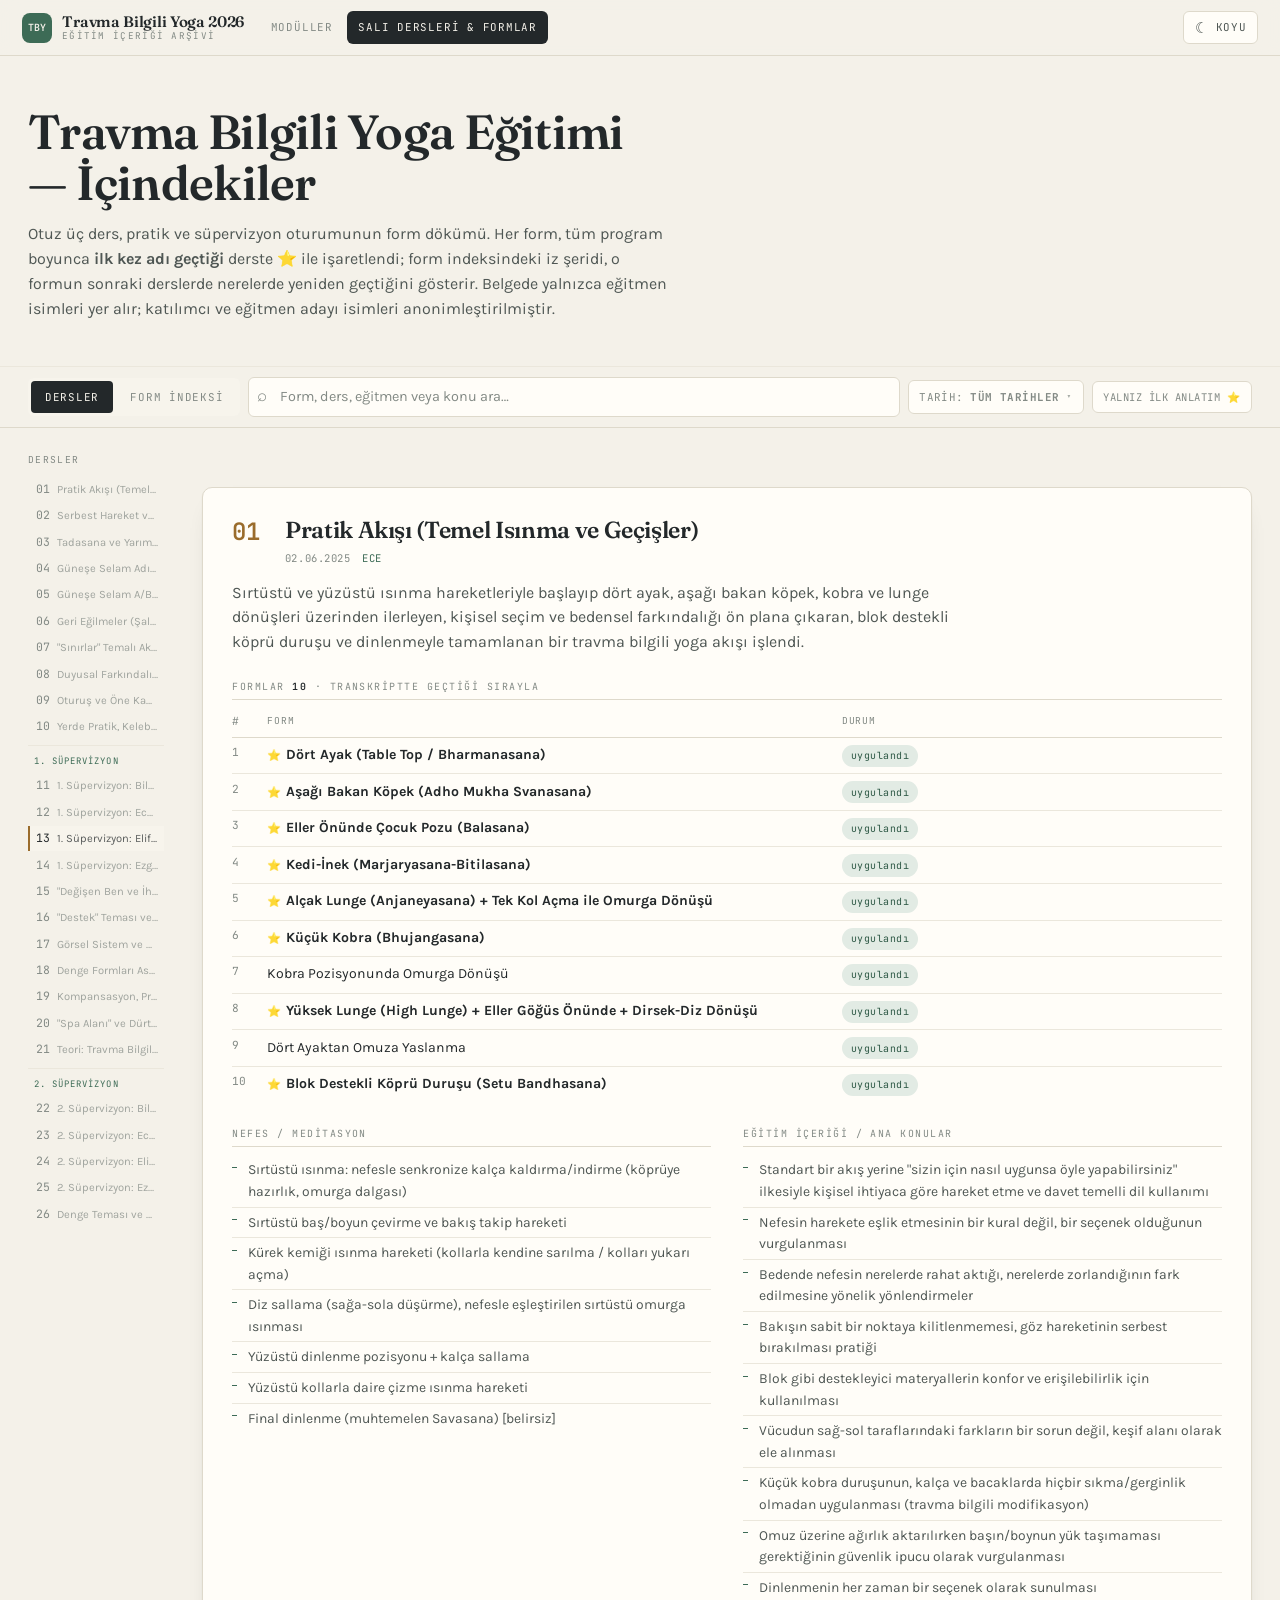
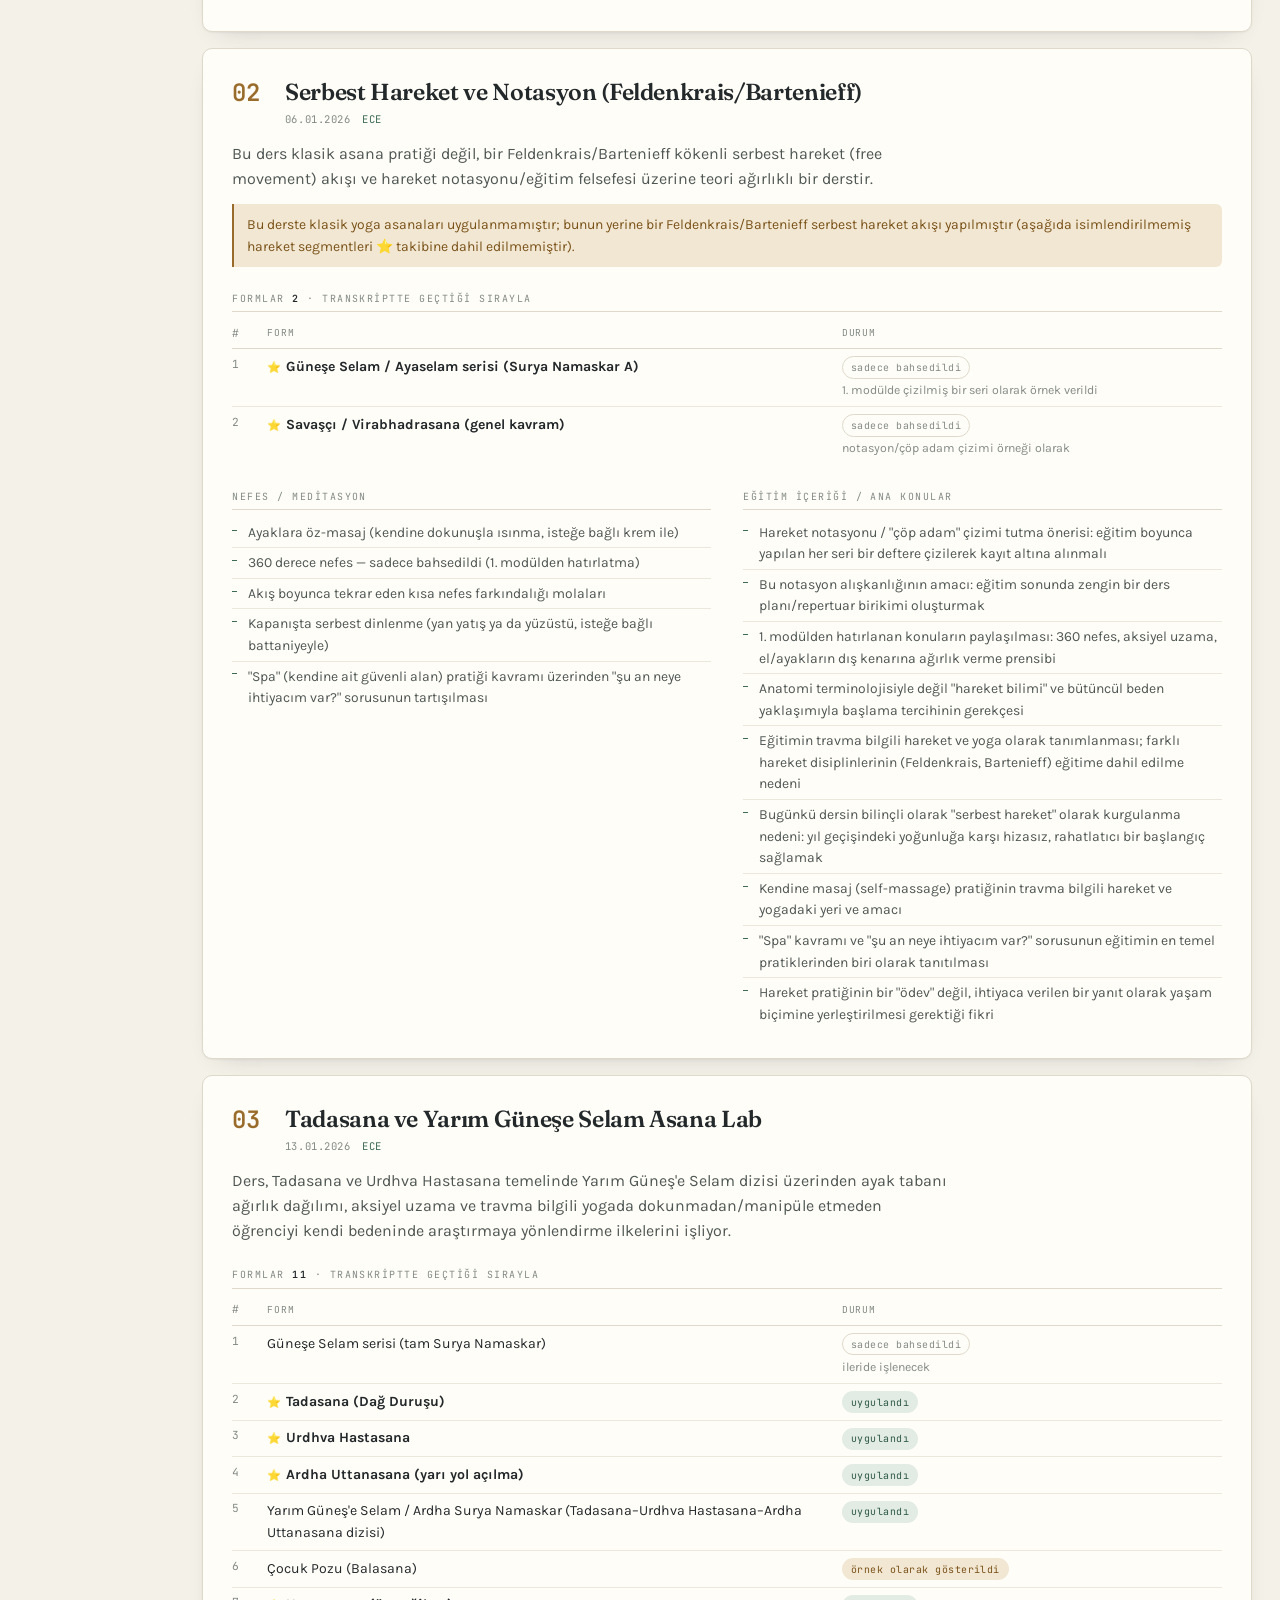
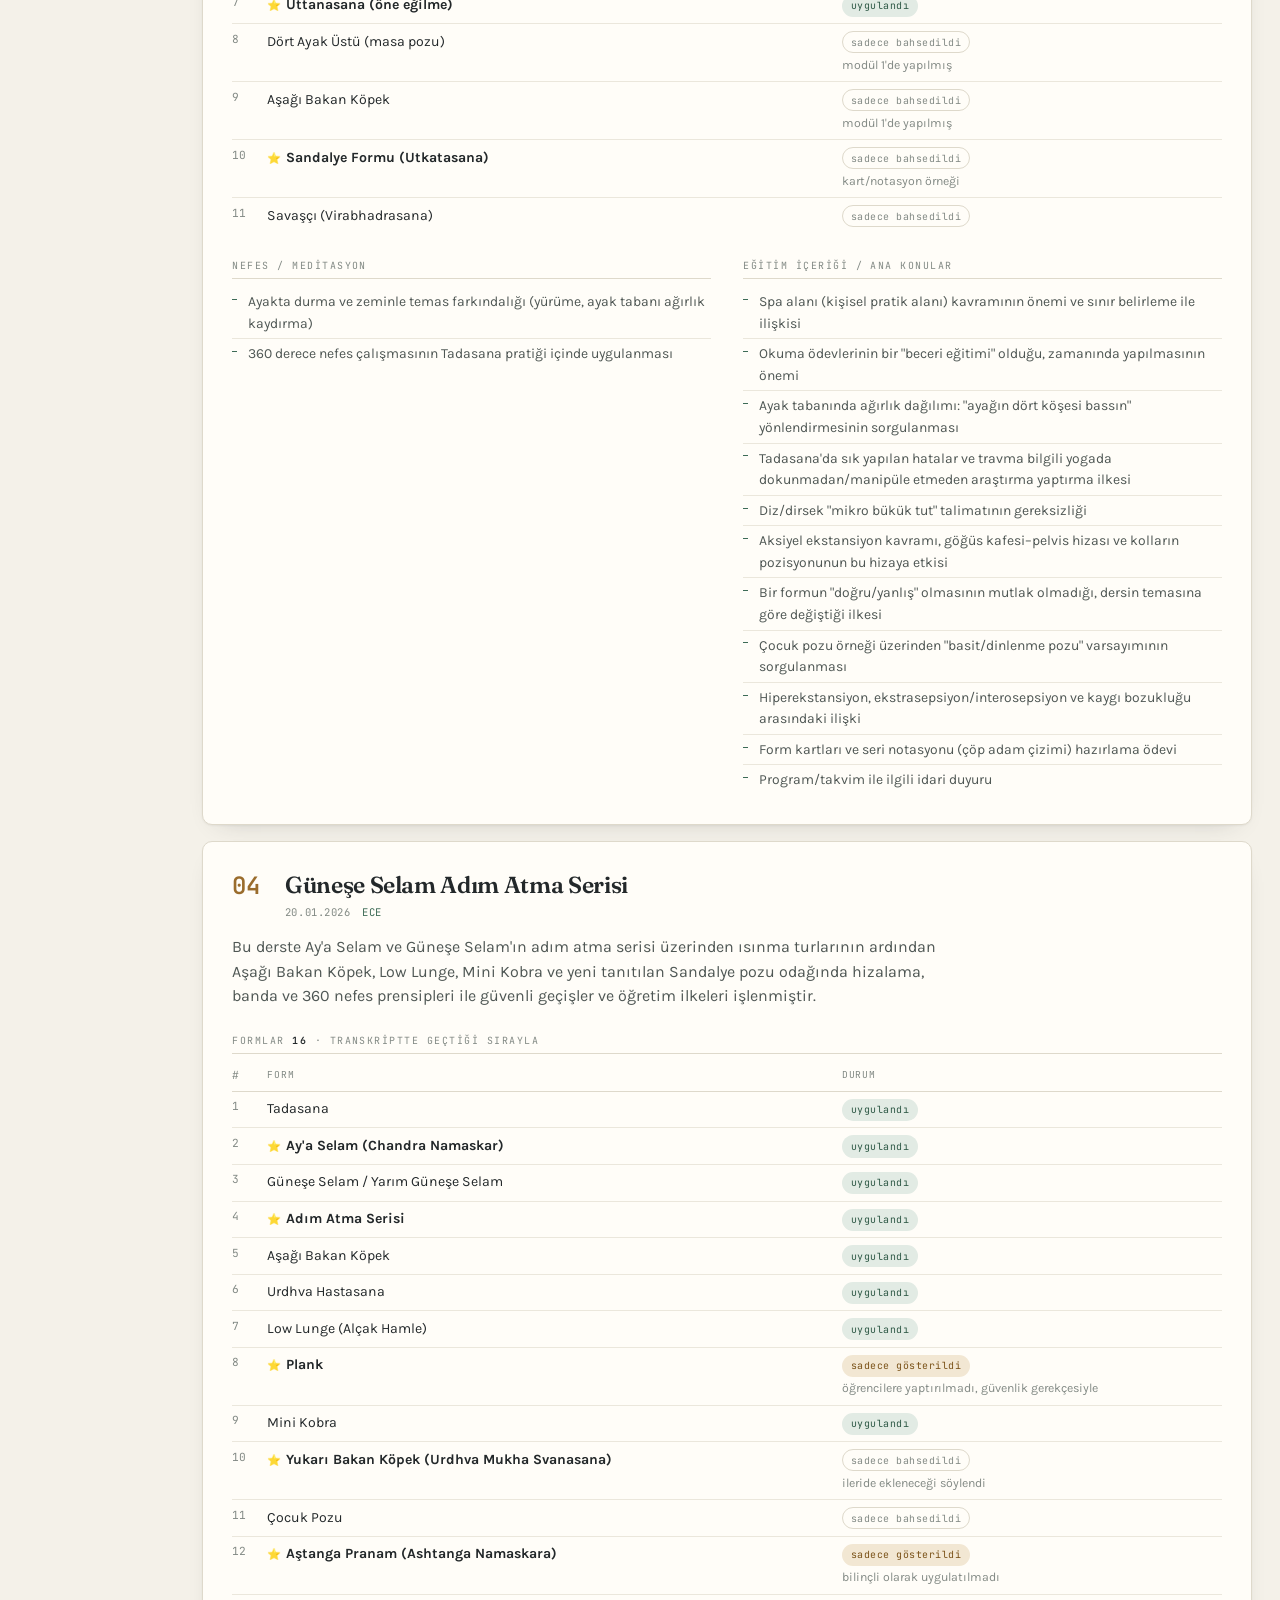
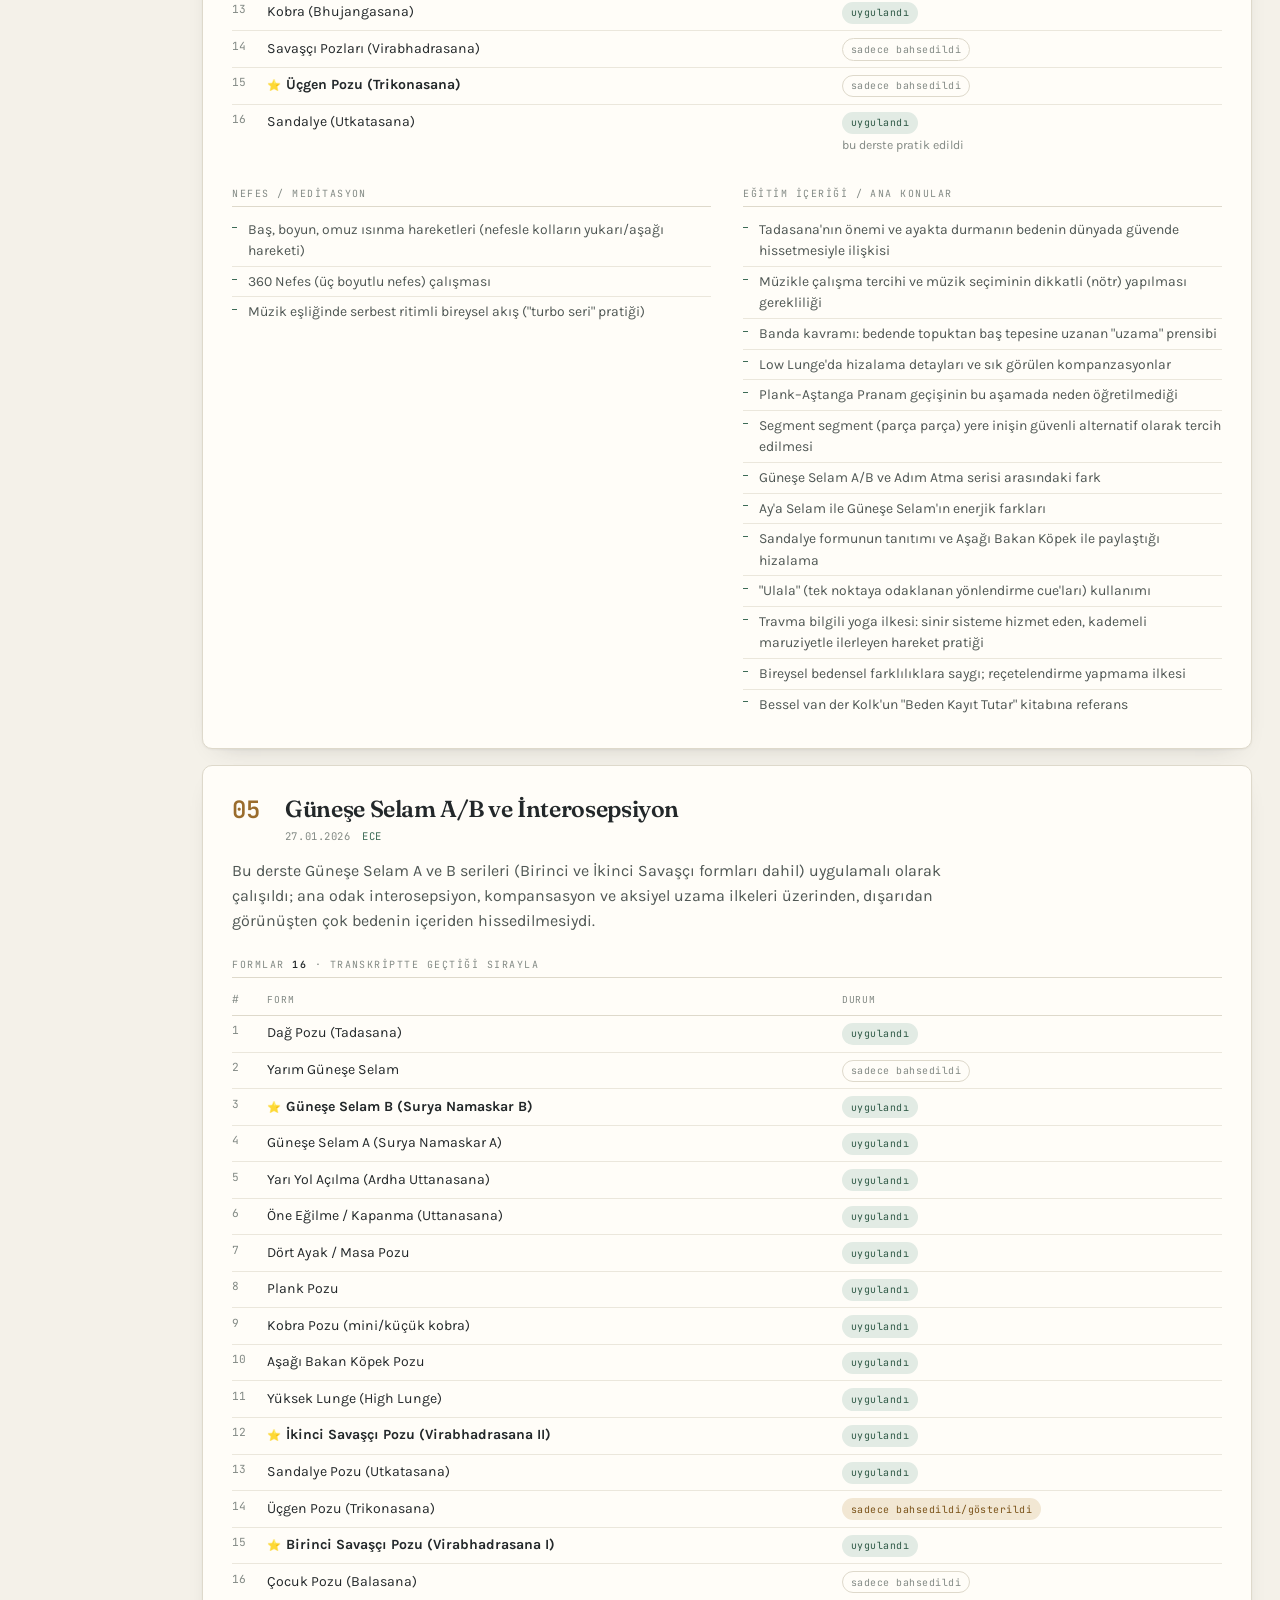
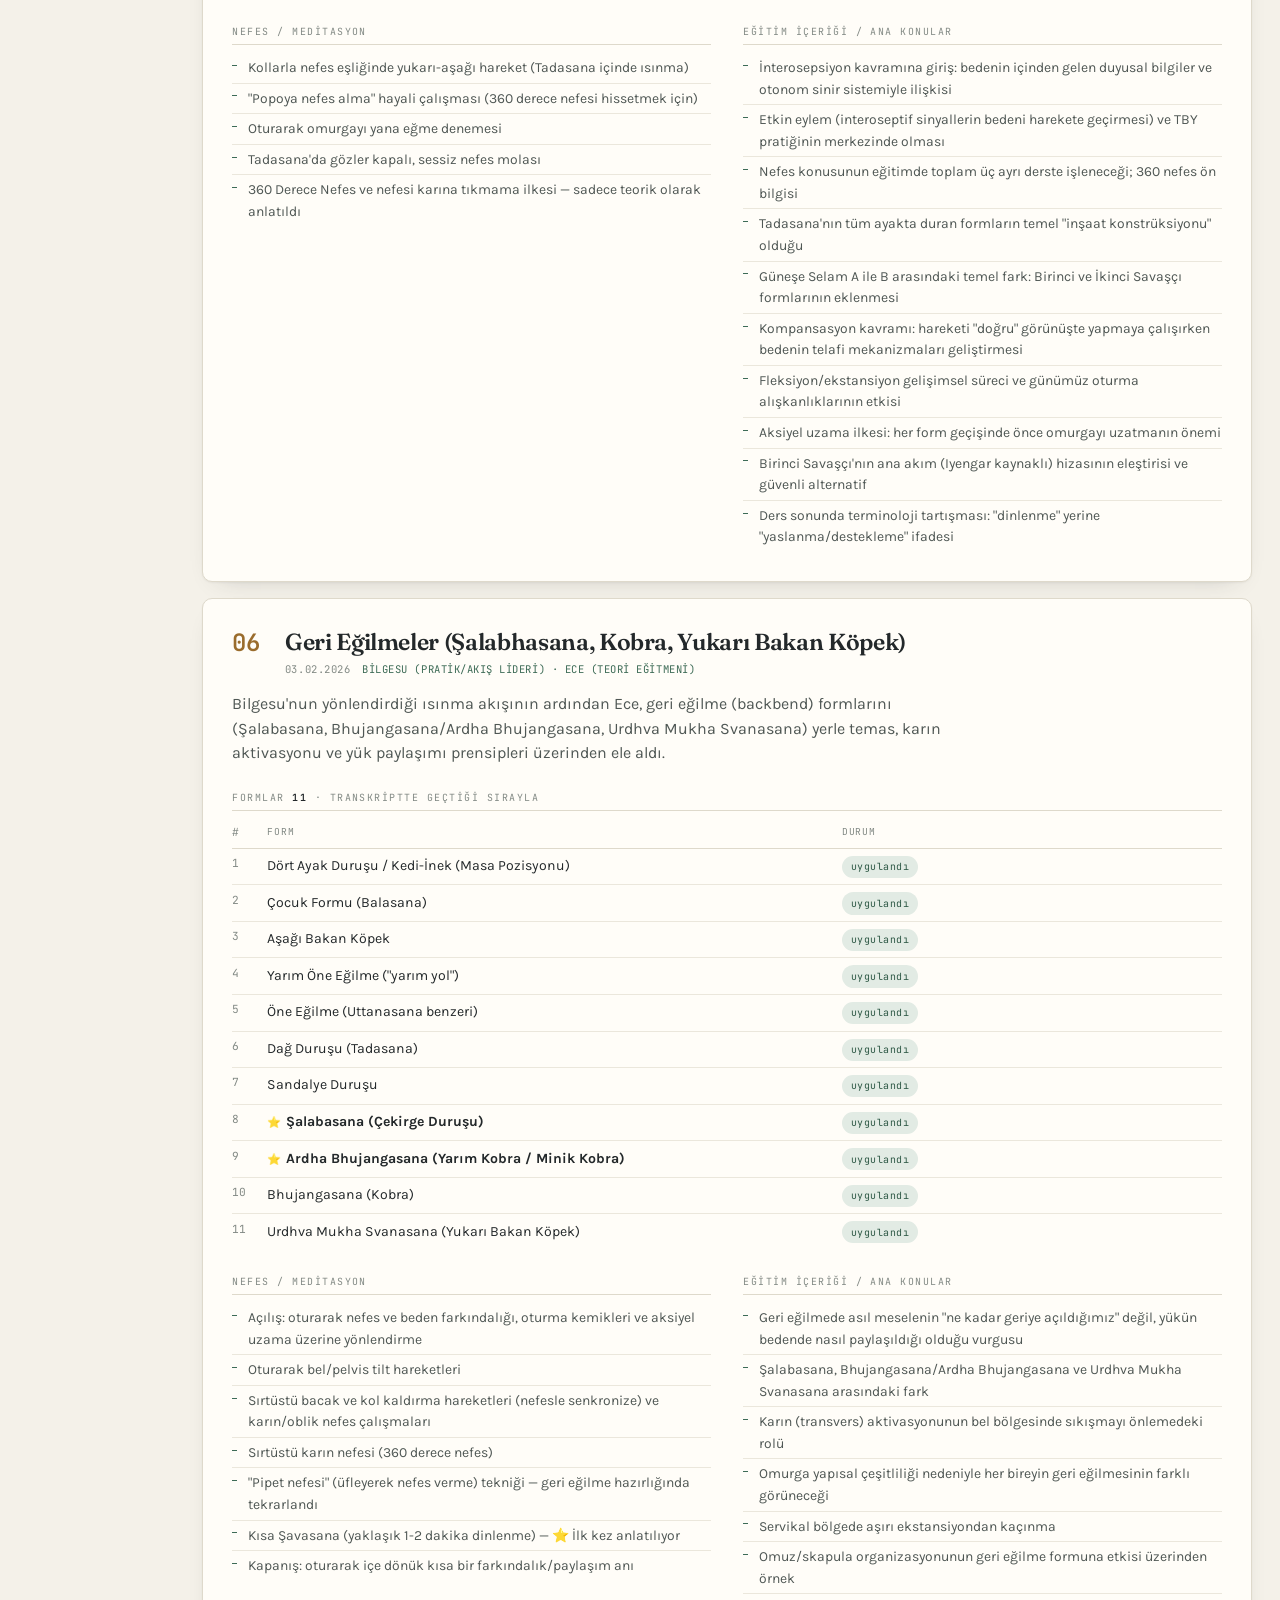
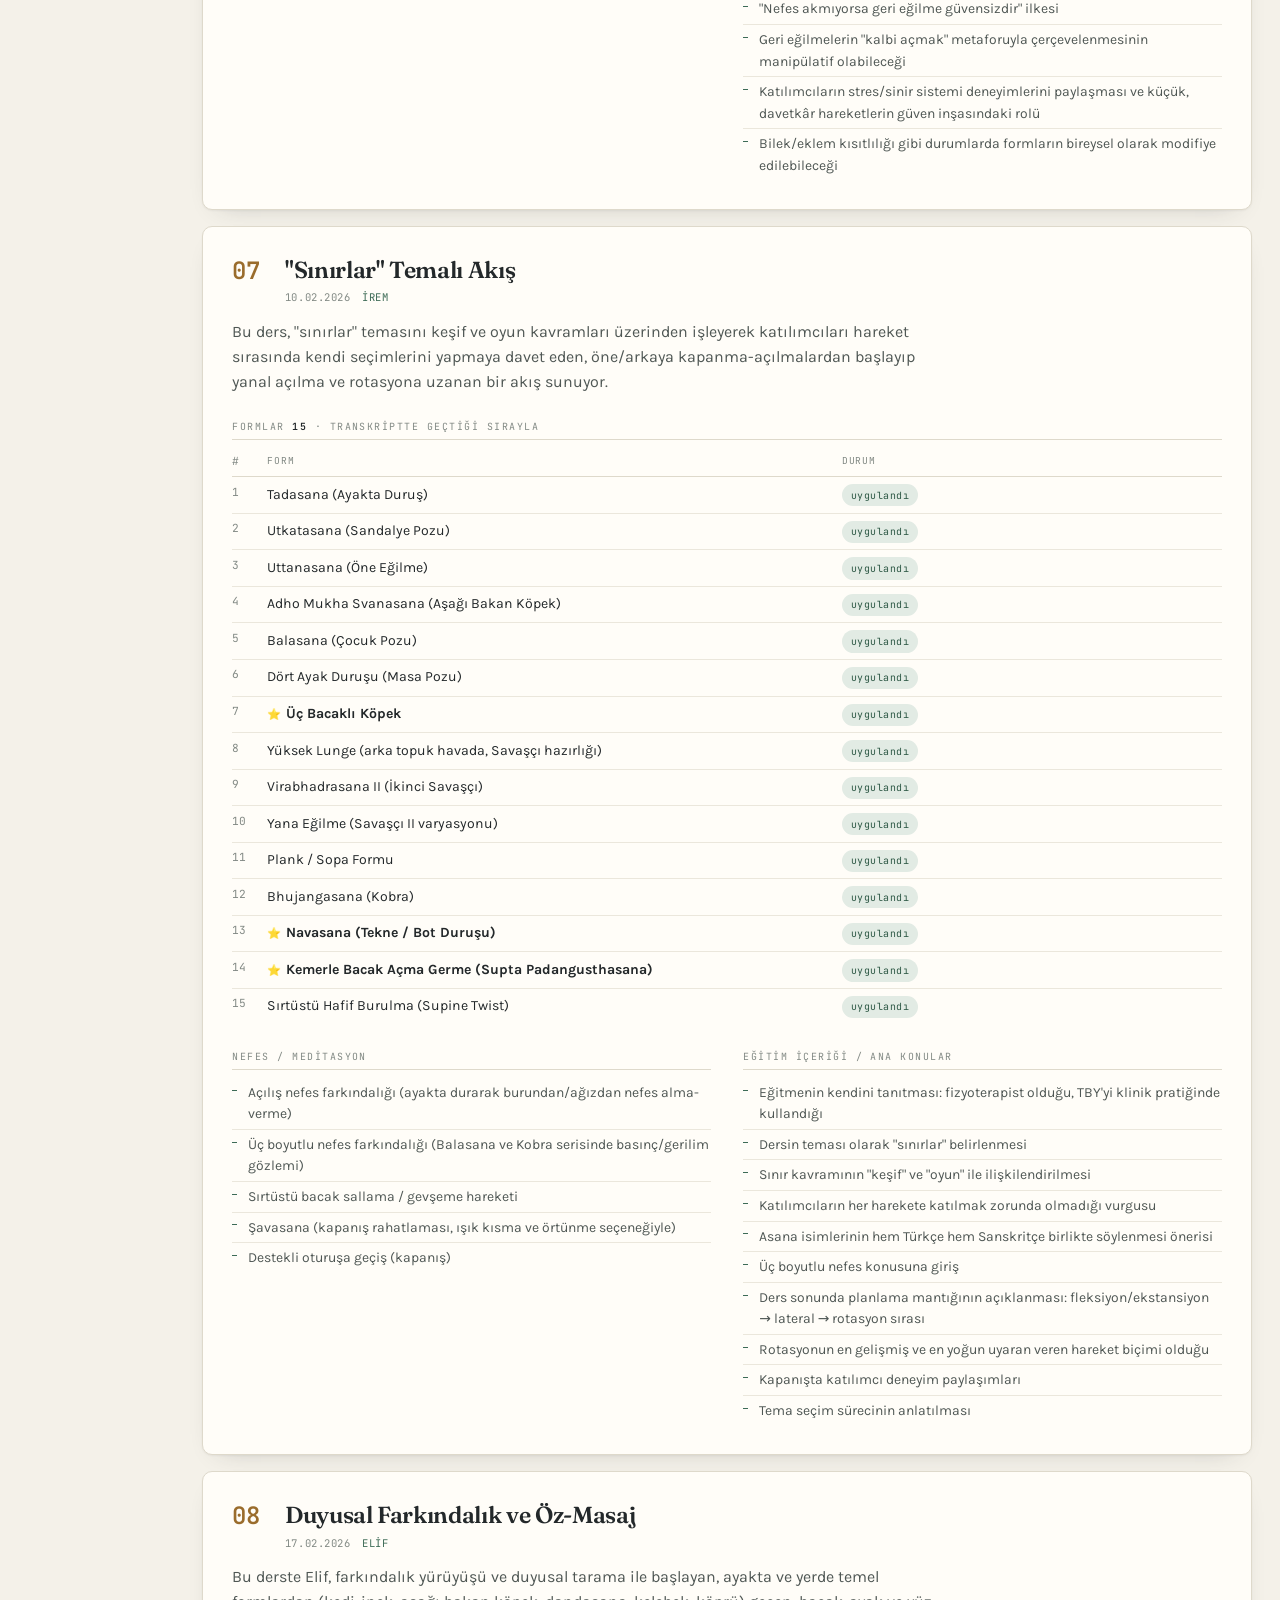
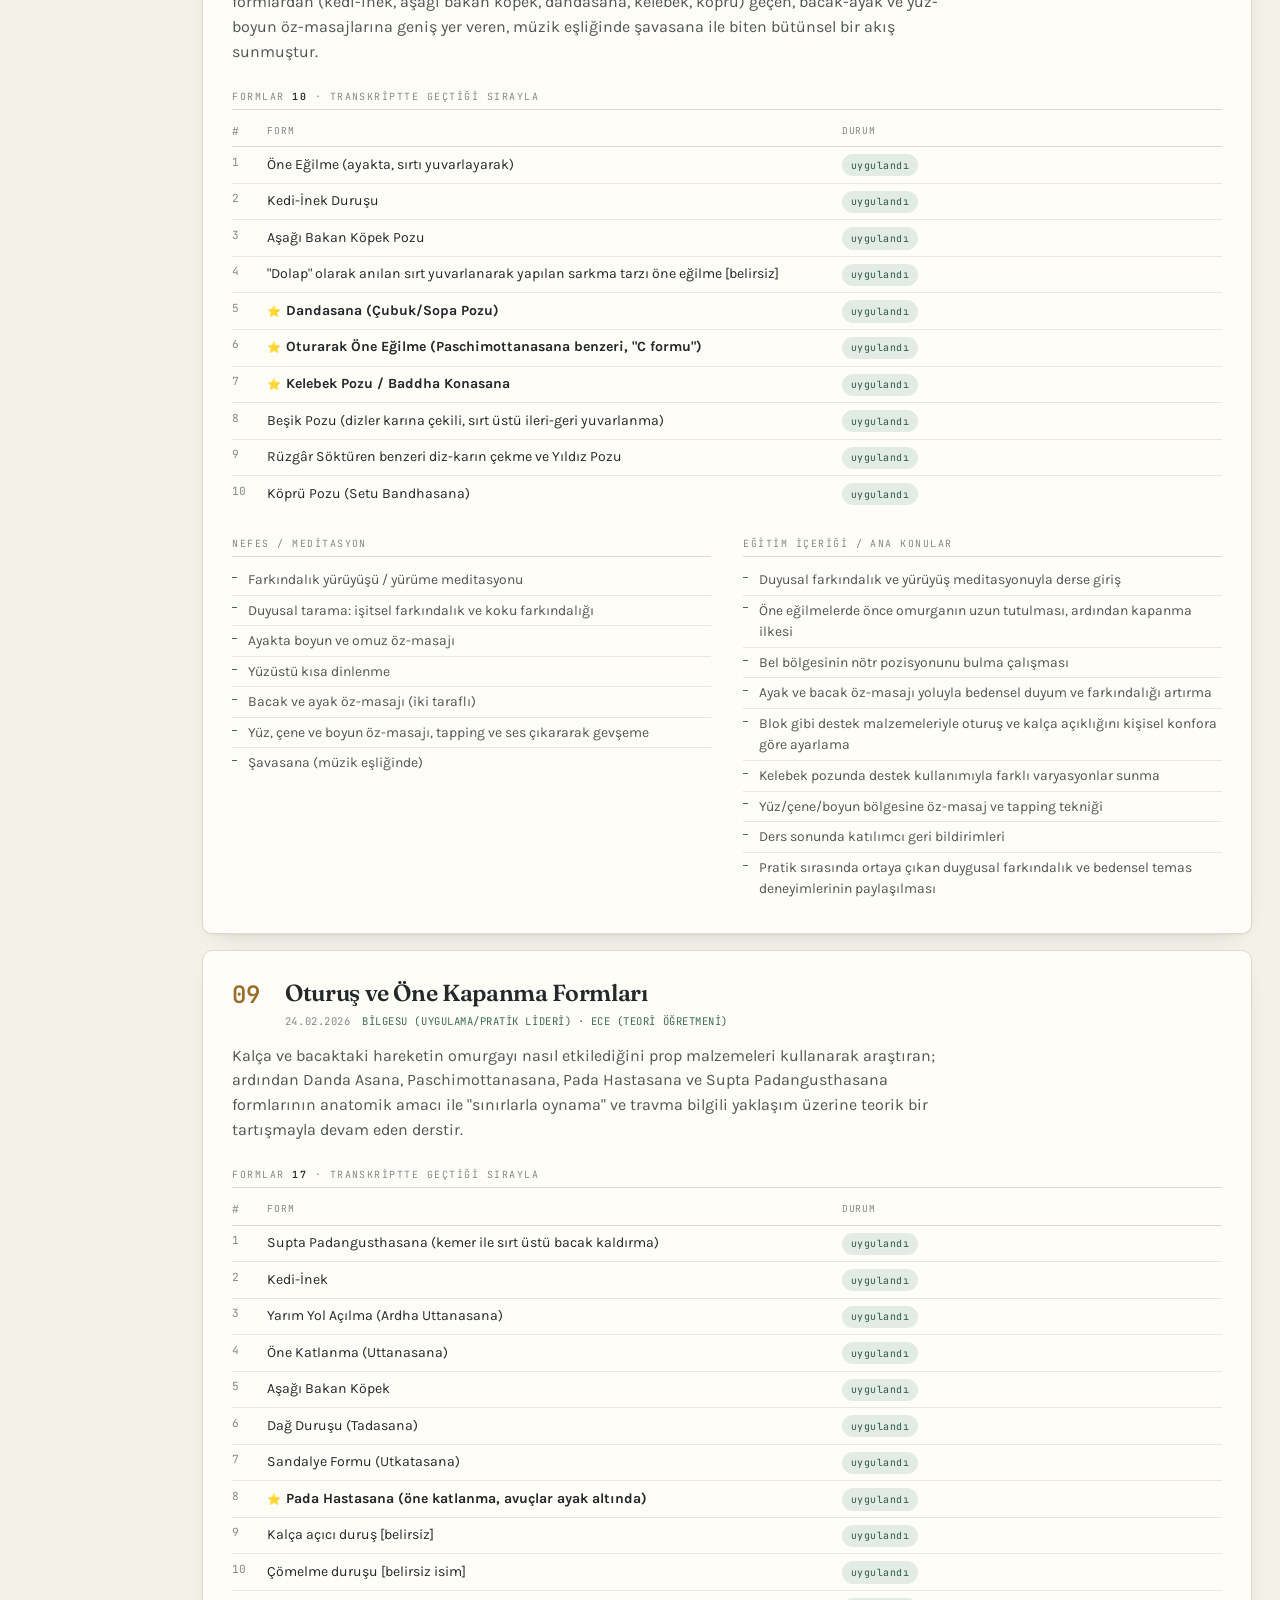
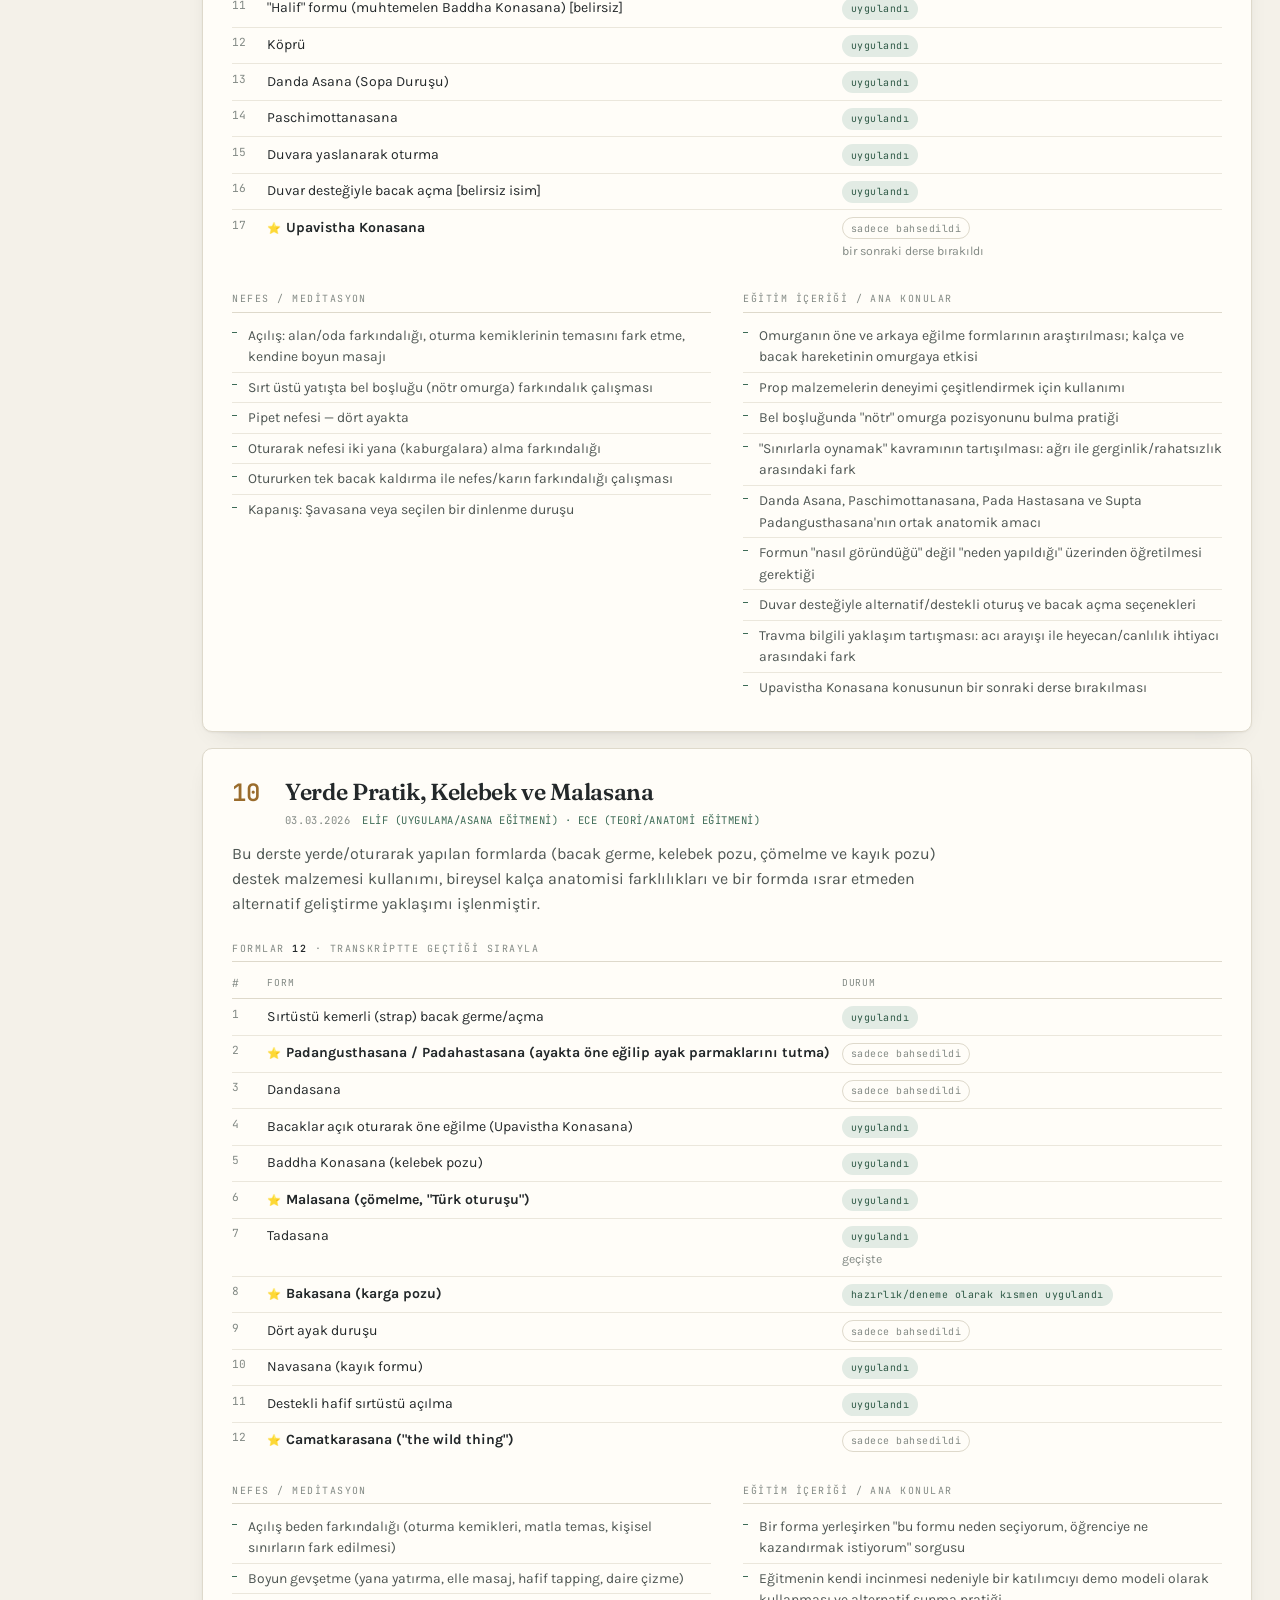
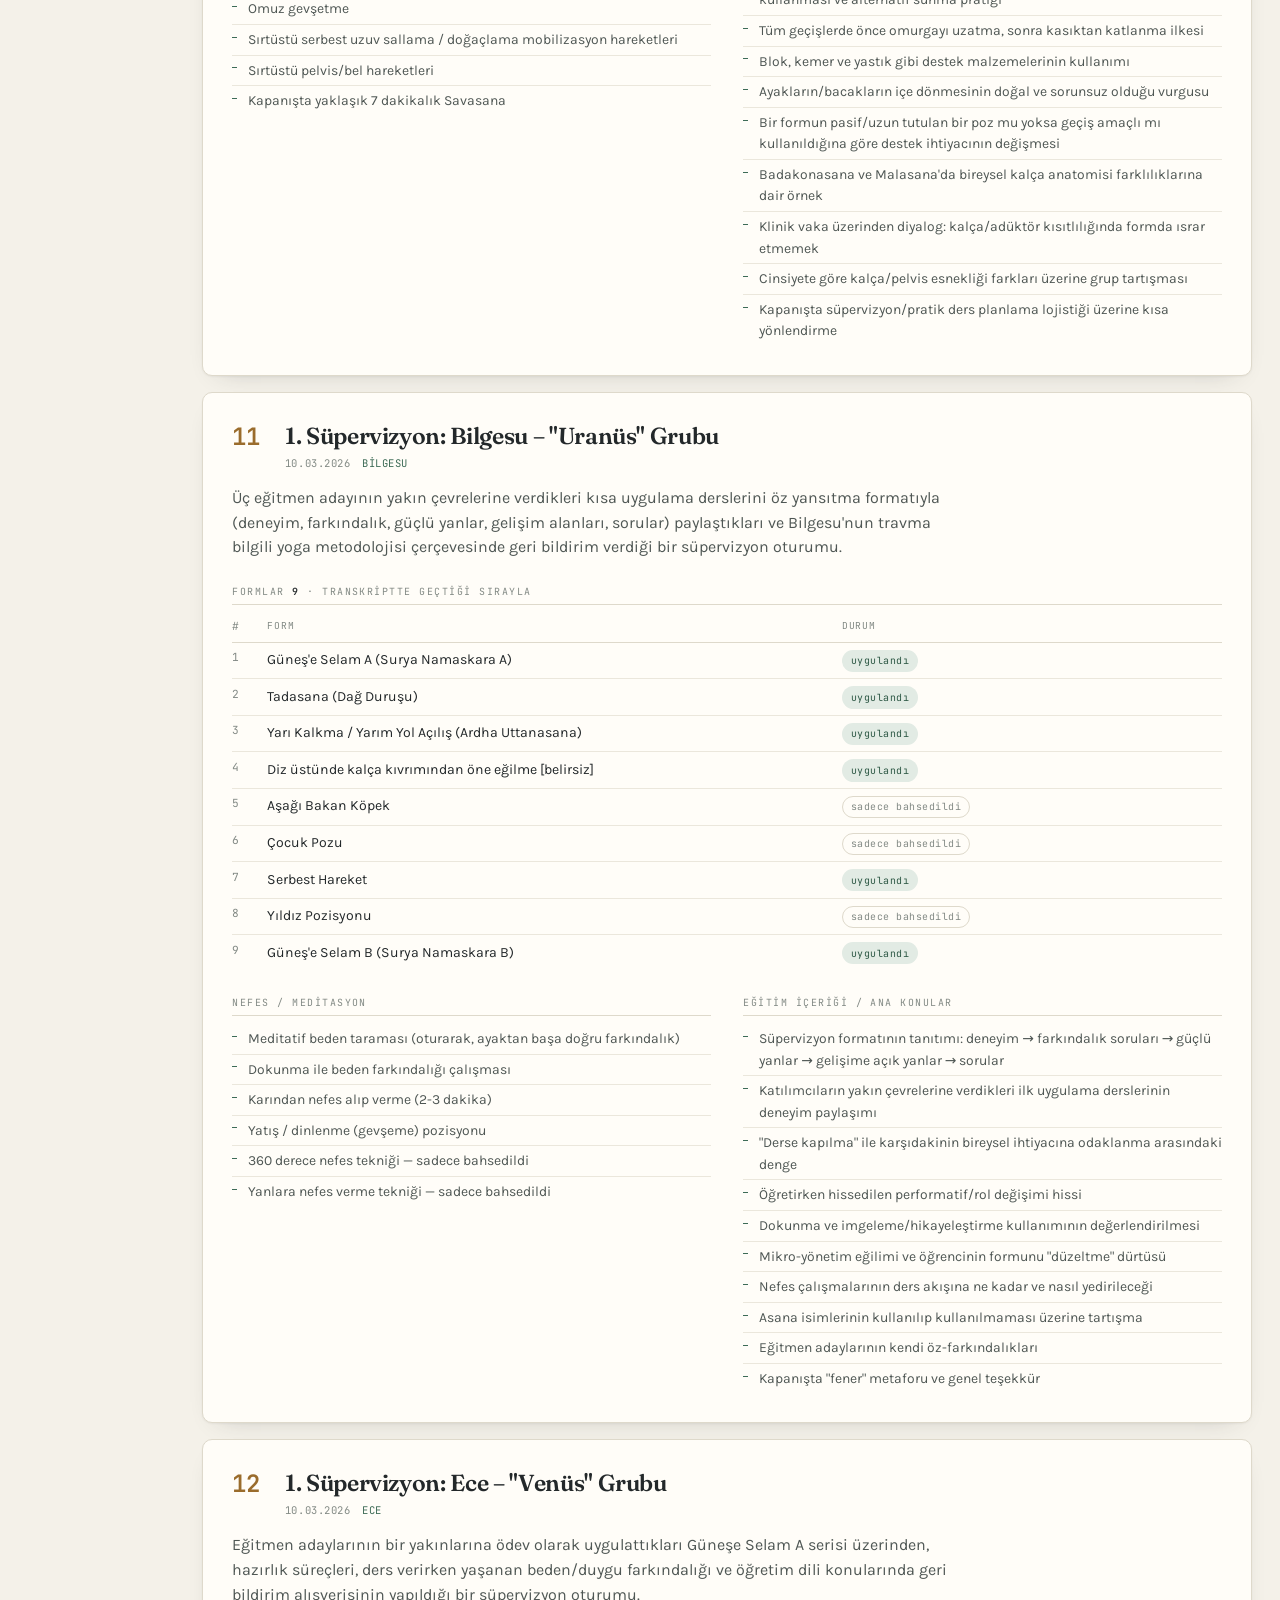
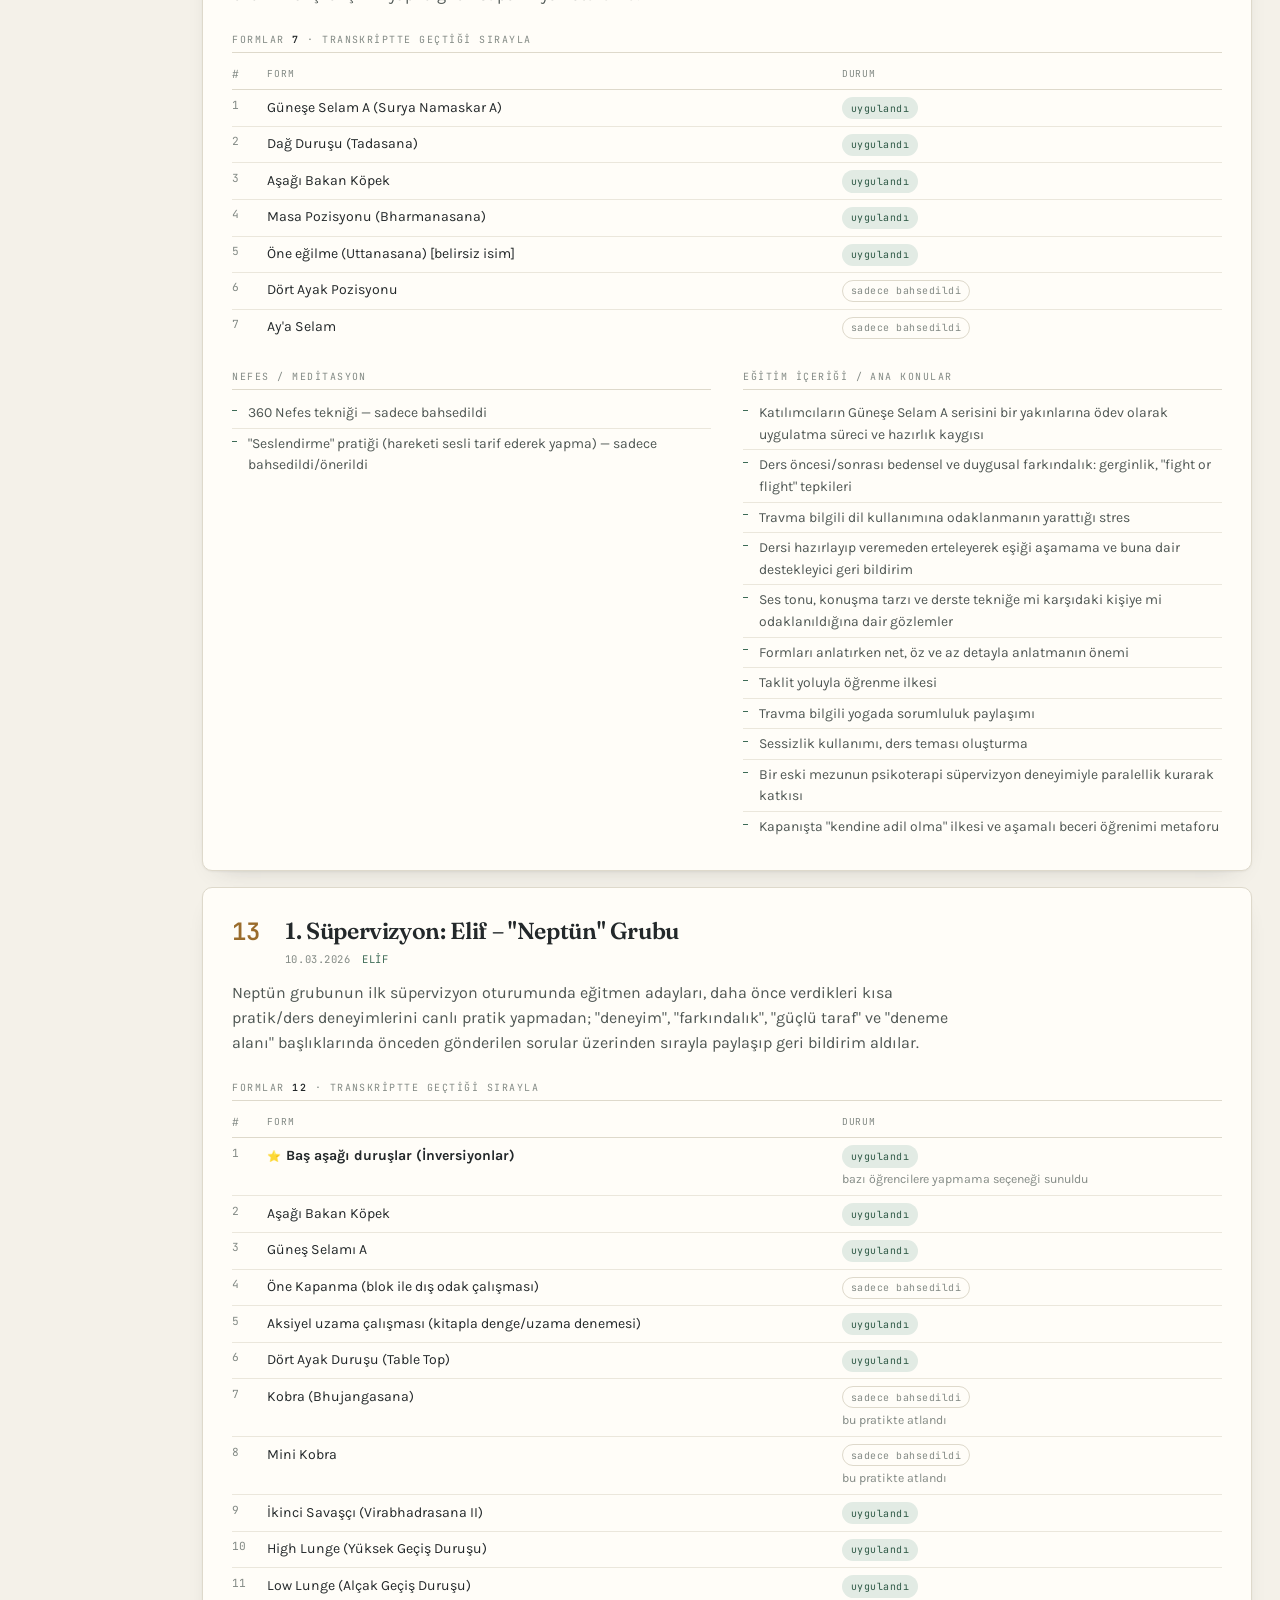
<file: dersler.html>
<!DOCTYPE html>
<html lang="tr" data-theme="light">
<head>
<meta charset="utf-8">
<meta name="viewport" content="width=device-width, initial-scale=1">
<meta name="color-scheme" content="light dark">
<title>Dersler ve Form İndeksi — Travma Bilgili Yoga Eğitimi</title>
<meta name="description" content="Otuz üç ders, pratik ve süpervizyon oturumunun form dökümü ve form indeksi.">
<link rel="icon" href="data:image/svg+xml,<svg xmlns='http://www.w3.org/2000/svg' viewBox='0 0 32 32'><rect width='32' height='32' rx='7' fill='%233d6b56'/><text x='16' y='22' font-size='15' font-family='Georgia,serif' fill='%23fbf9f3' text-anchor='middle'>T</text></svg>">
<link rel="preconnect" href="https://fonts.googleapis.com">
<link rel="preconnect" href="https://fonts.gstatic.com" crossorigin>
<link href="https://fonts.googleapis.com/css2?family=Fraunces:opsz,wght@9..144,400;9..144,600&amp;family=Karla:wght@400;500;600;700&amp;family=JetBrains+Mono:wght@400;600&amp;display=swap" rel="stylesheet">
<link rel="stylesheet" href="assets/theme.css">
<link rel="stylesheet" href="assets/dersler.css">
<link rel="stylesheet" href="assets/dersler-filters.css">
<script>
  /* Tema, sayfa boyanmadan uygulanır (yanıp sönmeyi engeller). */
  try {
    document.documentElement.className = 'js';
    var t = localStorage.getItem('tby.theme');
    if (!t) t = (window.matchMedia && window.matchMedia('(prefers-color-scheme: dark)').matches) ? 'dark' : 'light';
    document.documentElement.setAttribute('data-theme', t);
  } catch (err) {}
</script>
</head>
<body>
<a class="skip-link" href="#v-lessons">İçeriğe geç</a>
<header class="site-head">
  <a class="site-brand" href="index.html">
    <span class="mark">TBY</span>
    <span class="txt"><b>Travma Bilgili Yoga 2026</b><i>Eğitim İçeriği Arşivi</i></span>
  </a>
  <nav class="site-nav" aria-label="Bölümler">
    <a href="index.html">Modüller</a>
    <a href="dersler.html" aria-current="page">Salı Dersleri &amp; Formlar</a>
  </nav>
  <button class="btn js-only" id="themeBtn" type="button" aria-pressed="false"
          aria-label="Koyu temaya geç" title="Koyu temaya geç">
    <span class="ico" aria-hidden="true">☾</span><span class="lbl">Koyu</span>
  </button>
</header>

<!-- gizli denetimler: aşağıdaki her şey bunları :checked / :has() ile izler -->
<input type="radio" name="tabview" id="tab-lessons" class="vh-control" checked>
<input type="radio" name="tabview" id="tab-index" class="vh-control">
<input type="checkbox" id="starsonly" class="vh-control">

<section class="masthead">
  <h1>Travma Bilgili Yoga Eğitimi — İçindekiler</h1>
  <p class="standfirst">Otuz üç ders, pratik ve süpervizyon oturumunun form dökümü.
  Her form, tüm program boyunca <b>ilk kez adı geçtiği</b> derste ⭐ ile işaretlendi;
  form indeksindeki iz şeridi, o formun sonraki derslerde nerelerde yeniden geçtiğini gösterir.
  Belgede yalnızca eğitmen isimleri yer alır; katılımcı ve eğitmen adayı isimleri anonimleştirilmiştir.</p>
</section>

<noscript><div class="notice"><p>JavaScript kapalı görünüyor: sekmeler, tarih ve ⭐ filtresi
yine de çalışır. Yalnızca serbest metin arama kutusu JavaScript ister — onun yerine tarayıcınızın
“Sayfada bul” (Ctrl+F / Cmd+F) özelliğini kullanabilirsiniz.</p></div></noscript>

<div class="toolbar">
  <div class="toolbar-in">
    <div class="tabs" role="tablist">
      <label class="tab" for="tab-lessons">Dersler</label>
      <label class="tab" for="tab-index">Form İndeksi</label>
    </div>
    <label class="search" id="searchBox">
      <input id="q" type="search" placeholder="Form, ders, eğitmen veya konu ara…" autocomplete="off" aria-label="Ara">
      <button class="clear js-only" id="clearBtn" type="button" aria-label="Aramayı temizle">×</button>
    </label>
    <details class="dd" id="dd-date" name="toolbardd">
      <summary>Tarih: <b class="ddval"></b> <span class="chev">▾</span></summary>
      <div class="dd-menu"><label class="ddopt"><input type="radio" name="datefilter" id="date-all" checked> Tüm tarihler</label><label class="ddopt"><input type="radio" name="datefilter" id="date-2025-06-02"> 02.06.2025 · Ders 1</label><label class="ddopt"><input type="radio" name="datefilter" id="date-2026-01-06"> 06.01.2026 · Ders 2</label><label class="ddopt"><input type="radio" name="datefilter" id="date-2026-01-13"> 13.01.2026 · Ders 3</label><label class="ddopt"><input type="radio" name="datefilter" id="date-2026-01-20"> 20.01.2026 · Ders 4</label><label class="ddopt"><input type="radio" name="datefilter" id="date-2026-01-27"> 27.01.2026 · Ders 5</label><label class="ddopt"><input type="radio" name="datefilter" id="date-2026-02-03"> 03.02.2026 · Ders 6</label><label class="ddopt"><input type="radio" name="datefilter" id="date-2026-02-10"> 10.02.2026 · Ders 7</label><label class="ddopt"><input type="radio" name="datefilter" id="date-2026-02-17"> 17.02.2026 · Ders 8</label><label class="ddopt"><input type="radio" name="datefilter" id="date-2026-02-24"> 24.02.2026 · Ders 9</label><label class="ddopt"><input type="radio" name="datefilter" id="date-2026-03-03"> 03.03.2026 · Ders 10</label><label class="ddopt"><input type="radio" name="datefilter" id="date-2026-03-10"> 10.03.2026 · Ders 11–14</label><label class="ddopt"><input type="radio" name="datefilter" id="date-2026-03-17"> 17.03.2026 · Ders 15</label><label class="ddopt"><input type="radio" name="datefilter" id="date-2026-03-24"> 24.03.2026 · Ders 16</label><label class="ddopt"><input type="radio" name="datefilter" id="date-2026-03-31"> 31.03.2026 · Ders 17</label><label class="ddopt"><input type="radio" name="datefilter" id="date-2026-04-07"> 07.04.2026 · Ders 18</label><label class="ddopt"><input type="radio" name="datefilter" id="date-2026-04-14"> 14.04.2026 · Ders 19</label><label class="ddopt"><input type="radio" name="datefilter" id="date-2026-04-21"> 21.04.2026 · Ders 20</label><label class="ddopt"><input type="radio" name="datefilter" id="date-2026-04-28"> 28.04.2026 · Ders 21</label><label class="ddopt"><input type="radio" name="datefilter" id="date-2026-05-05"> 05.05.2026 · Ders 22–25</label><label class="ddopt"><input type="radio" name="datefilter" id="date-2026-05-12"> 12.05.2026 · Ders 26</label><label class="ddopt"><input type="radio" name="datefilter" id="date-2026-06-09"> 09.06.2026 · Ders 27</label><label class="ddopt"><input type="radio" name="datefilter" id="date-2026-06-16"> 16.06.2026 · Ders 28</label><label class="ddopt"><input type="radio" name="datefilter" id="date-2026-06-23"> 23.06.2026 · Ders 29</label><label class="ddopt"><input type="radio" name="datefilter" id="date-2026-06-30"> 30.06.2026 · Ders 30</label><label class="ddopt"><input type="radio" name="datefilter" id="date-2026-07-07"> 07.07.2026 · Ders 31</label><label class="ddopt"><input type="radio" name="datefilter" id="date-2026-07-14"> 14.07.2026 · Ders 32</label><label class="ddopt"><input type="radio" name="datefilter" id="date-2026-07-21"> 21.07.2026 · Ders 33</label></div>
    </details>
    <label class="toggle" for="starsonly">Yalnız İlk Anlatım ⭐</label>
    <details class="dd" id="dd-sort" name="toolbardd">
      <summary>Sırala: <b class="ddval"></b> <span class="chev">▾</span></summary>
      <div class="dd-menu">
        <label class="ddopt"><input type="radio" name="sortmode" id="sort-alpha" checked> Alfabetik</label>
        <label class="ddopt"><input type="radio" name="sortmode" id="sort-first"> İlk anlatıldığı ders</label>
        <label class="ddopt"><input type="radio" name="sortmode" id="sort-freq"> Geçiş sıklığı</label>
      </div>
    </details>
  </div>
</div>

<main class="shell">
  <nav class="railwrap" aria-label="Ders listesi">
    <p class="rail-h">Dersler</p>
    <ul class="rail" id="rail"><li><a href="#ders-1" data-no="1"><span>01</span><span class="rt">Pratik Akışı (Temel Isınma ve Geçişler)</span></a></li><li><a href="#ders-2" data-no="2"><span>02</span><span class="rt">Serbest Hareket ve Notasyon (Feldenkrais/Bartenieff)</span></a></li><li><a href="#ders-3" data-no="3"><span>03</span><span class="rt">Tadasana ve Yarım Güneşe Selam Asana Lab</span></a></li><li><a href="#ders-4" data-no="4"><span>04</span><span class="rt">Güneşe Selam Adım Atma Serisi</span></a></li><li><a href="#ders-5" data-no="5"><span>05</span><span class="rt">Güneşe Selam A/B ve İnterosepsiyon</span></a></li><li><a href="#ders-6" data-no="6"><span>06</span><span class="rt">Geri Eğilmeler (Şalabhasana, Kobra, Yukarı Bakan Köpek)</span></a></li><li><a href="#ders-7" data-no="7"><span>07</span><span class="rt">&quot;Sınırlar&quot; Temalı Akış</span></a></li><li><a href="#ders-8" data-no="8"><span>08</span><span class="rt">Duyusal Farkındalık ve Öz-Masaj</span></a></li><li><a href="#ders-9" data-no="9"><span>09</span><span class="rt">Oturuş ve Öne Kapanma Formları</span></a></li><li><a href="#ders-10" data-no="10"><span>10</span><span class="rt">Yerde Pratik, Kelebek ve Malasana</span></a></li><li class="railgroup">1. Süpervizyon</li><li><a href="#ders-11" data-no="11"><span>11</span><span class="rt">1. Süpervizyon: Bilgesu – &quot;Uranüs&quot; Grubu</span></a></li><li><a href="#ders-12" data-no="12"><span>12</span><span class="rt">1. Süpervizyon: Ece – &quot;Venüs&quot; Grubu</span></a></li><li><a href="#ders-13" data-no="13"><span>13</span><span class="rt">1. Süpervizyon: Elif – &quot;Neptün&quot; Grubu</span></a></li><li><a href="#ders-14" data-no="14"><span>14</span><span class="rt">1. Süpervizyon: Ezgi – &quot;Mars&quot; Grubu</span></a></li><li><a href="#ders-15" data-no="15"><span>15</span><span class="rt">&quot;Değişen Ben ve İhtiyaçlarım&quot;</span></a></li><li><a href="#ders-16" data-no="16"><span>16</span><span class="rt">&quot;Destek&quot; Teması ve Üçgen Formu</span></a></li><li><a href="#ders-17" data-no="17"><span>17</span><span class="rt">Görsel Sistem ve Boyun Hizası</span></a></li><li><a href="#ders-18" data-no="18"><span>18</span><span class="rt">Denge Formları Asana Lab (Üçüncü Savaşçı, Ağaç)</span></a></li><li><a href="#ders-19" data-no="19"><span>19</span><span class="rt">Kompansasyon, Prasarita ve Ableism</span></a></li><li><a href="#ders-20" data-no="20"><span>20</span><span class="rt">&quot;Spa Alanı&quot; ve Dürtüsel Hareket</span></a></li><li><a href="#ders-21" data-no="21"><span>21</span><span class="rt">Teori: Travma Bilgili Yaklaşım Nedir?</span></a></li><li class="railgroup">2. Süpervizyon</li><li><a href="#ders-22" data-no="22"><span>22</span><span class="rt">2. Süpervizyon: Bilgesu – &quot;Mars&quot; Grubu</span></a></li><li><a href="#ders-23" data-no="23"><span>23</span><span class="rt">2. Süpervizyon: Ece – &quot;Neptün&quot; Grubu</span></a></li><li><a href="#ders-24" data-no="24"><span>24</span><span class="rt">2. Süpervizyon: Elif – &quot;Uranüs&quot; Grubu</span></a></li><li><a href="#ders-25" data-no="25"><span>25</span><span class="rt">2. Süpervizyon: Ezgi – &quot;Venüs&quot; Grubu</span></a></li><li><a href="#ders-26" data-no="26"><span>26</span><span class="rt">Denge Teması ve Nadi Shodhana</span></a></li><li><a href="#ders-27" data-no="27"><span>27</span><span class="rt">Yan Hat ve Burgular</span></a></li><li><a href="#ders-28" data-no="28"><span>28</span><span class="rt">Fleksiyon/Ekstansiyon/Rotasyon Teorisi</span></a></li><li><a href="#ders-29" data-no="29"><span>29</span><span class="rt">Ardha Chandrasana Asana Lab</span></a></li><li><a href="#ders-30" data-no="30"><span>30</span><span class="rt">Ders Planlama Atölyesi</span></a></li><li><a href="#ders-31" data-no="31"><span>31</span><span class="rt">&quot;Tema&quot; ve 5 Element Çerçevesi</span></a></li><li><a href="#ders-32" data-no="32"><span>32</span><span class="rt">Ara Oda Pratik Atölyesi</span></a></li><li class="railgroup">3. Süpervizyon</li><li><a href="#ders-33" data-no="33"><span>33</span><span class="rt">3. Süpervizyon (1. Grup)</span></a></li></ul>
  </nav>
  <div>
    <p class="searchstat js-only" id="searchStat" aria-live="polite"></p>
    <section id="v-lessons"><article class="card has-star" id="ders-1" data-date="2025-06-02"
        data-starcount="8" data-search="pratik akisi (temel isinma ve gecisler) 02.06.2025 ece sirtustu ve yuzustu isinma hareketleriyle baslayip dort ayak, asagi bakan kopek, kobra ve lunge donusleri uzerinden ilerleyen, kisisel secim ve bedensel farkindaligi on plana cikaran, blok destekli kopru durusu ve dinlenmeyle tamamlanan bir travma bilgili yoga akisi islendi.  dort ayak (table top / bharmanasana) asagi bakan kopek (adho mukha svanasana) eller onunde cocuk pozu (balasana) kedi-inek (marjaryasana-bitilasana) alcak lunge (anjaneyasana) + tek kol acma ile omurga donusu kucuk kobra (bhujangasana) kobra pozisyonunda omurga donusu yuksek lunge (high lunge) + eller gogus onunde + dirsek-diz donusu dort ayaktan omuza yaslanma blok destekli kopru durusu (setu bandhasana) sirtustu isinma: nefesle senkronize kalca kaldirma/indirme (kopruye hazirlik, omurga dalgasi) sirtustu bas/boyun cevirme ve bakis takip hareketi kurek kemigi isinma hareketi (kollarla kendine sarilma / kollari yukari acma) diz sallama (saga-sola dusurme), nefesle eslestirilen sirtustu omurga isinmasi yuzustu dinlenme pozisyonu + kalca sallama yuzustu kollarla daire cizme isinma hareketi final dinlenme (muhtemelen savasana) [belirsiz] standart bir akis yerine &quot;sizin icin nasil uygunsa oyle yapabilirsiniz&quot; ilkesiyle kisisel ihtiyaca gore hareket etme ve davet temelli dil kullanimi nefesin harekete eslik etmesinin bir kural degil, bir secenek oldugunun vurgulanmasi bedende nefesin nerelerde rahat aktigi, nerelerde zorlandiginin fark edilmesine yonelik yonlendirmeler bakisin sabit bir noktaya kilitlenmemesi, goz hareketinin serbest birakilmasi pratigi blok gibi destekleyici materyallerin konfor ve erisilebilirlik icin kullanilmasi vucudun sag-sol taraflarindaki farklarin bir sorun degil, kesif alani olarak ele alinmasi kucuk kobra durusunun, kalca ve bacaklarda hicbir sikma/gerginlik olmadan uygulanmasi (travma bilgili modifikasyon) omuz uzerine agirlik aktarilirken basin/boynun yuk tasimamasi gerektiginin guvenlik ipucu olarak vurgulanmasi dinlenmenin her zaman bir secenek olarak sunulmasi">
    <div class="card-top">
      <div class="no">01</div>
      <div class="card-head">
        <h2>Pratik Akışı (Temel Isınma ve Geçişler)</h2>
        <div class="meta"><span>02.06.2025</span><span class="who">Ece</span></div>
      </div>
    </div>
    <p class="summary">Sırtüstü ve yüzüstü ısınma hareketleriyle başlayıp dört ayak, aşağı bakan köpek, kobra ve lunge dönüşleri üzerinden ilerleyen, kişisel seçim ve bedensel farkındalığı ön plana çıkaran, blok destekli köprü duruşu ve dinlenmeyle tamamlanan bir travma bilgili yoga akışı işlendi.</p>
    
    <p class="sec-h">Formlar <b>10</b> · transkriptte geçtiği sırayla</p><div class="tablewrap"><table><thead><tr><th class="cn">#</th><th class="fname">Form</th><th>Durum</th></tr></thead><tbody><tr class="fr star" data-search="dort ayak (table top / bharmanasana)"><td class="cn">1</td><td class="fname first"><span class="star">⭐</span>Dört Ayak (Table Top / Bharmanasana)</td><td><span class="pill p-applied">uygulandı</span></td></tr><tr class="fr star" data-search="asagi bakan kopek (adho mukha svanasana)"><td class="cn">2</td><td class="fname first"><span class="star">⭐</span>Aşağı Bakan Köpek (Adho Mukha Svanasana)</td><td><span class="pill p-applied">uygulandı</span></td></tr><tr class="fr star" data-search="eller onunde cocuk pozu (balasana)"><td class="cn">3</td><td class="fname first"><span class="star">⭐</span>Eller Önünde Çocuk Pozu (Balasana)</td><td><span class="pill p-applied">uygulandı</span></td></tr><tr class="fr star" data-search="kedi-inek (marjaryasana-bitilasana)"><td class="cn">4</td><td class="fname first"><span class="star">⭐</span>Kedi-İnek (Marjaryasana-Bitilasana)</td><td><span class="pill p-applied">uygulandı</span></td></tr><tr class="fr star" data-search="alcak lunge (anjaneyasana) + tek kol acma ile omurga donusu"><td class="cn">5</td><td class="fname first"><span class="star">⭐</span>Alçak Lunge (Anjaneyasana) + Tek Kol Açma ile Omurga Dönüşü</td><td><span class="pill p-applied">uygulandı</span></td></tr><tr class="fr star" data-search="kucuk kobra (bhujangasana)"><td class="cn">6</td><td class="fname first"><span class="star">⭐</span>Küçük Kobra (Bhujangasana)</td><td><span class="pill p-applied">uygulandı</span></td></tr><tr class="fr" data-search="kobra pozisyonunda omurga donusu"><td class="cn">7</td><td class="fname">Kobra Pozisyonunda Omurga Dönüşü</td><td><span class="pill p-applied">uygulandı</span></td></tr><tr class="fr star" data-search="yuksek lunge (high lunge) + eller gogus onunde + dirsek-diz donusu"><td class="cn">8</td><td class="fname first"><span class="star">⭐</span>Yüksek Lunge (High Lunge) + Eller Göğüs Önünde + Dirsek-Diz Dönüşü</td><td><span class="pill p-applied">uygulandı</span></td></tr><tr class="fr" data-search="dort ayaktan omuza yaslanma"><td class="cn">9</td><td class="fname">Dört Ayaktan Omuza Yaslanma</td><td><span class="pill p-applied">uygulandı</span></td></tr><tr class="fr star" data-search="blok destekli kopru durusu (setu bandhasana)"><td class="cn">10</td><td class="fname first"><span class="star">⭐</span>Blok Destekli Köprü Duruşu (Setu Bandhasana)</td><td><span class="pill p-applied">uygulandı</span></td></tr></tbody></table></div>
    <div class="cols">
      <div><p class="sec-h">Nefes / Meditasyon</p><ul class="plain"><li>Sırtüstü ısınma: nefesle senkronize kalça kaldırma/indirme (köprüye hazırlık, omurga dalgası)</li><li>Sırtüstü baş/boyun çevirme ve bakış takip hareketi</li><li>Kürek kemiği ısınma hareketi (kollarla kendine sarılma / kolları yukarı açma)</li><li>Diz sallama (sağa-sola düşürme), nefesle eşleştirilen sırtüstü omurga ısınması</li><li>Yüzüstü dinlenme pozisyonu + kalça sallama</li><li>Yüzüstü kollarla daire çizme ısınma hareketi</li><li>Final dinlenme (muhtemelen Savasana) [belirsiz]</li></ul></div>
      <div><p class="sec-h">Eğitim İçeriği / Ana Konular</p><ul class="plain"><li>Standart bir akış yerine &quot;sizin için nasıl uygunsa öyle yapabilirsiniz&quot; ilkesiyle kişisel ihtiyaca göre hareket etme ve davet temelli dil kullanımı</li><li>Nefesin harekete eşlik etmesinin bir kural değil, bir seçenek olduğunun vurgulanması</li><li>Bedende nefesin nerelerde rahat aktığı, nerelerde zorlandığının fark edilmesine yönelik yönlendirmeler</li><li>Bakışın sabit bir noktaya kilitlenmemesi, göz hareketinin serbest bırakılması pratiği</li><li>Blok gibi destekleyici materyallerin konfor ve erişilebilirlik için kullanılması</li><li>Vücudun sağ-sol taraflarındaki farkların bir sorun değil, keşif alanı olarak ele alınması</li><li>Küçük kobra duruşunun, kalça ve bacaklarda hiçbir sıkma/gerginlik olmadan uygulanması (travma bilgili modifikasyon)</li><li>Omuz üzerine ağırlık aktarılırken başın/boynun yük taşımaması gerektiğinin güvenlik ipucu olarak vurgulanması</li><li>Dinlenmenin her zaman bir seçenek olarak sunulması</li></ul></div>
    </div>
  </article>
<article class="card has-star" id="ders-2" data-date="2026-01-06"
        data-starcount="2" data-search="serbest hareket ve notasyon (feldenkrais/bartenieff) 06.01.2026 ece bu ders klasik asana pratigi degil, bir feldenkrais/bartenieff kokenli serbest hareket (free movement) akisi ve hareket notasyonu/egitim felsefesi uzerine teori agirlikli bir derstir. bu derste klasik yoga asanalari uygulanmamistir; bunun yerine bir feldenkrais/bartenieff serbest hareket akisi yapilmistir (asagida isimlendirilmemis hareket segmentleri ⭐ takibine dahil edilmemistir). gunese selam / ayaselam serisi (surya namaskar a) savasci / virabhadrasana (genel kavram) ayaklara oz-masaj (kendine dokunusla isinma, istege bagli krem ile) 360 derece nefes — sadece bahsedildi (1. modulden hatirlatma) akis boyunca tekrar eden kisa nefes farkindaligi molalari kapanista serbest dinlenme (yan yatis ya da yuzustu, istege bagli battaniyeyle) &quot;spa&quot; (kendine ait guvenli alan) pratigi kavrami uzerinden &quot;su an neye ihtiyacim var?&quot; sorusunun tartisilmasi hareket notasyonu / &quot;cop adam&quot; cizimi tutma onerisi: egitim boyunca yapilan her seri bir deftere cizilerek kayit altina alinmali bu notasyon aliskanliginin amaci: egitim sonunda zengin bir ders plani/repertuar birikimi olusturmak 1. modulden hatirlanan konularin paylasilmasi: 360 nefes, aksiyel uzama, el/ayaklarin dis kenarina agirlik verme prensibi anatomi terminolojisiyle degil &quot;hareket bilimi&quot; ve butuncul beden yaklasimiyla baslama tercihinin gerekcesi egitimin travma bilgili hareket ve yoga olarak tanimlanmasi; farkli hareket disiplinlerinin (feldenkrais, bartenieff) egitime dahil edilme nedeni bugunku dersin bilincli olarak &quot;serbest hareket&quot; olarak kurgulanma nedeni: yil gecisindeki yogunluga karsi hizasiz, rahatlatici bir baslangic saglamak kendine masaj (self-massage) pratiginin travma bilgili hareket ve yogadaki yeri ve amaci &quot;spa&quot; kavrami ve &quot;su an neye ihtiyacim var?&quot; sorusunun egitimin en temel pratiklerinden biri olarak tanitilmasi hareket pratiginin bir &quot;odev&quot; degil, ihtiyaca verilen bir yanit olarak yasam bicimine yerlestirilmesi gerektigi fikri">
    <div class="card-top">
      <div class="no">02</div>
      <div class="card-head">
        <h2>Serbest Hareket ve Notasyon (Feldenkrais/Bartenieff)</h2>
        <div class="meta"><span>06.01.2026</span><span class="who">Ece</span></div>
      </div>
    </div>
    <p class="summary">Bu ders klasik asana pratiği değil, bir Feldenkrais/Bartenieff kökenli serbest hareket (free movement) akışı ve hareket notasyonu/eğitim felsefesi üzerine teori ağırlıklı bir derstir.</p>
    <p class="note">Bu derste klasik yoga asanaları uygulanmamıştır; bunun yerine bir Feldenkrais/Bartenieff serbest hareket akışı yapılmıştır (aşağıda isimlendirilmemiş hareket segmentleri ⭐ takibine dahil edilmemiştir).</p>
    <p class="sec-h">Formlar <b>2</b> · transkriptte geçtiği sırayla</p><div class="tablewrap"><table><thead><tr><th class="cn">#</th><th class="fname">Form</th><th>Durum</th></tr></thead><tbody><tr class="fr star" data-search="gunese selam / ayaselam serisi (surya namaskar a)"><td class="cn">1</td><td class="fname first"><span class="star">⭐</span>Güneşe Selam / Ayaselam serisi (Surya Namaskar A)</td><td><span class="pill p-mentioned">sadece bahsedildi</span><span class="p-note">1. modülde çizilmiş bir seri olarak örnek verildi</span></td></tr><tr class="fr star" data-search="savasci / virabhadrasana (genel kavram)"><td class="cn">2</td><td class="fname first"><span class="star">⭐</span>Savaşçı / Virabhadrasana (genel kavram)</td><td><span class="pill p-mentioned">sadece bahsedildi</span><span class="p-note">notasyon/çöp adam çizimi örneği olarak</span></td></tr></tbody></table></div>
    <div class="cols">
      <div><p class="sec-h">Nefes / Meditasyon</p><ul class="plain"><li>Ayaklara öz-masaj (kendine dokunuşla ısınma, isteğe bağlı krem ile)</li><li>360 derece nefes — sadece bahsedildi (1. modülden hatırlatma)</li><li>Akış boyunca tekrar eden kısa nefes farkındalığı molaları</li><li>Kapanışta serbest dinlenme (yan yatış ya da yüzüstü, isteğe bağlı battaniyeyle)</li><li>&quot;Spa&quot; (kendine ait güvenli alan) pratiği kavramı üzerinden &quot;şu an neye ihtiyacım var?&quot; sorusunun tartışılması</li></ul></div>
      <div><p class="sec-h">Eğitim İçeriği / Ana Konular</p><ul class="plain"><li>Hareket notasyonu / &quot;çöp adam&quot; çizimi tutma önerisi: eğitim boyunca yapılan her seri bir deftere çizilerek kayıt altına alınmalı</li><li>Bu notasyon alışkanlığının amacı: eğitim sonunda zengin bir ders planı/repertuar birikimi oluşturmak</li><li>1. modülden hatırlanan konuların paylaşılması: 360 nefes, aksiyel uzama, el/ayakların dış kenarına ağırlık verme prensibi</li><li>Anatomi terminolojisiyle değil &quot;hareket bilimi&quot; ve bütüncül beden yaklaşımıyla başlama tercihinin gerekçesi</li><li>Eğitimin travma bilgili hareket ve yoga olarak tanımlanması; farklı hareket disiplinlerinin (Feldenkrais, Bartenieff) eğitime dahil edilme nedeni</li><li>Bugünkü dersin bilinçli olarak &quot;serbest hareket&quot; olarak kurgulanma nedeni: yıl geçişindeki yoğunluğa karşı hizasız, rahatlatıcı bir başlangıç sağlamak</li><li>Kendine masaj (self-massage) pratiğinin travma bilgili hareket ve yogadaki yeri ve amacı</li><li>&quot;Spa&quot; kavramı ve &quot;şu an neye ihtiyacım var?&quot; sorusunun eğitimin en temel pratiklerinden biri olarak tanıtılması</li><li>Hareket pratiğinin bir &quot;ödev&quot; değil, ihtiyaca verilen bir yanıt olarak yaşam biçimine yerleştirilmesi gerektiği fikri</li></ul></div>
    </div>
  </article>
<article class="card has-star" id="ders-3" data-date="2026-01-13"
        data-starcount="5" data-search="tadasana ve yarim gunese selam asana lab 13.01.2026 ece ders, tadasana ve urdhva hastasana temelinde yarim gunes&#x27;e selam dizisi uzerinden ayak tabani agirlik dagilimi, aksiyel uzama ve travma bilgili yogada dokunmadan/manipule etmeden ogrenciyi kendi bedeninde arastirmaya yonlendirme ilkelerini isliyor.  gunese selam serisi (tam surya namaskar) tadasana (dag durusu) urdhva hastasana ardha uttanasana (yari yol acilma) yarim gunes&#x27;e selam / ardha surya namaskar (tadasana–urdhva hastasana–ardha uttanasana dizisi) cocuk pozu (balasana) uttanasana (one egilme) dort ayak ustu (masa pozu) asagi bakan kopek sandalye formu (utkatasana) savasci (virabhadrasana) ayakta durma ve zeminle temas farkindaligi (yurume, ayak tabani agirlik kaydirma) 360 derece nefes calismasinin tadasana pratigi icinde uygulanmasi spa alani (kisisel pratik alani) kavraminin onemi ve sinir belirleme ile iliskisi okuma odevlerinin bir &quot;beceri egitimi&quot; oldugu, zamaninda yapilmasinin onemi ayak tabaninda agirlik dagilimi: &quot;ayagin dort kosesi bassin&quot; yonlendirmesinin sorgulanmasi tadasana&#x27;da sik yapilan hatalar ve travma bilgili yogada dokunmadan/manipule etmeden arastirma yaptirma ilkesi diz/dirsek &quot;mikro bukuk tut&quot; talimatinin gereksizligi aksiyel ekstansiyon kavrami, gogus kafesi–pelvis hizasi ve kollarin pozisyonunun bu hizaya etkisi bir formun &quot;dogru/yanlis&quot; olmasinin mutlak olmadigi, dersin temasina gore degistigi ilkesi cocuk pozu ornegi uzerinden &quot;basit/dinlenme pozu&quot; varsayiminin sorgulanmasi hiperekstansiyon, ekstrasepsiyon/interosepsiyon ve kaygi bozuklugu arasindaki iliski form kartlari ve seri notasyonu (cop adam cizimi) hazirlama odevi program/takvim ile ilgili idari duyuru">
    <div class="card-top">
      <div class="no">03</div>
      <div class="card-head">
        <h2>Tadasana ve Yarım Güneşe Selam Asana Lab</h2>
        <div class="meta"><span>13.01.2026</span><span class="who">Ece</span></div>
      </div>
    </div>
    <p class="summary">Ders, Tadasana ve Urdhva Hastasana temelinde Yarım Güneş&#x27;e Selam dizisi üzerinden ayak tabanı ağırlık dağılımı, aksiyel uzama ve travma bilgili yogada dokunmadan/manipüle etmeden öğrenciyi kendi bedeninde araştırmaya yönlendirme ilkelerini işliyor.</p>
    
    <p class="sec-h">Formlar <b>11</b> · transkriptte geçtiği sırayla</p><div class="tablewrap"><table><thead><tr><th class="cn">#</th><th class="fname">Form</th><th>Durum</th></tr></thead><tbody><tr class="fr" data-search="gunese selam serisi (tam surya namaskar)"><td class="cn">1</td><td class="fname">Güneşe Selam serisi (tam Surya Namaskar)</td><td><span class="pill p-mentioned">sadece bahsedildi</span><span class="p-note">ileride işlenecek</span></td></tr><tr class="fr star" data-search="tadasana (dag durusu)"><td class="cn">2</td><td class="fname first"><span class="star">⭐</span>Tadasana (Dağ Duruşu)</td><td><span class="pill p-applied">uygulandı</span></td></tr><tr class="fr star" data-search="urdhva hastasana"><td class="cn">3</td><td class="fname first"><span class="star">⭐</span>Urdhva Hastasana</td><td><span class="pill p-applied">uygulandı</span></td></tr><tr class="fr star" data-search="ardha uttanasana (yari yol acilma)"><td class="cn">4</td><td class="fname first"><span class="star">⭐</span>Ardha Uttanasana (yarı yol açılma)</td><td><span class="pill p-applied">uygulandı</span></td></tr><tr class="fr" data-search="yarim gunes&#x27;e selam / ardha surya namaskar (tadasana–urdhva hastasana–ardha uttanasana dizisi)"><td class="cn">5</td><td class="fname">Yarım Güneş&#x27;e Selam / Ardha Surya Namaskar (Tadasana–Urdhva Hastasana–Ardha Uttanasana dizisi)</td><td><span class="pill p-applied">uygulandı</span></td></tr><tr class="fr" data-search="cocuk pozu (balasana)"><td class="cn">6</td><td class="fname">Çocuk Pozu (Balasana)</td><td><span class="pill p-shown">örnek olarak gösterildi</span></td></tr><tr class="fr star" data-search="uttanasana (one egilme)"><td class="cn">7</td><td class="fname first"><span class="star">⭐</span>Uttanasana (öne eğilme)</td><td><span class="pill p-applied">uygulandı</span></td></tr><tr class="fr" data-search="dort ayak ustu (masa pozu)"><td class="cn">8</td><td class="fname">Dört Ayak Üstü (masa pozu)</td><td><span class="pill p-mentioned">sadece bahsedildi</span><span class="p-note">modül 1&#x27;de yapılmış</span></td></tr><tr class="fr" data-search="asagi bakan kopek"><td class="cn">9</td><td class="fname">Aşağı Bakan Köpek</td><td><span class="pill p-mentioned">sadece bahsedildi</span><span class="p-note">modül 1&#x27;de yapılmış</span></td></tr><tr class="fr star" data-search="sandalye formu (utkatasana)"><td class="cn">10</td><td class="fname first"><span class="star">⭐</span>Sandalye Formu (Utkatasana)</td><td><span class="pill p-mentioned">sadece bahsedildi</span><span class="p-note">kart/notasyon örneği</span></td></tr><tr class="fr" data-search="savasci (virabhadrasana)"><td class="cn">11</td><td class="fname">Savaşçı (Virabhadrasana)</td><td><span class="pill p-mentioned">sadece bahsedildi</span></td></tr></tbody></table></div>
    <div class="cols">
      <div><p class="sec-h">Nefes / Meditasyon</p><ul class="plain"><li>Ayakta durma ve zeminle temas farkındalığı (yürüme, ayak tabanı ağırlık kaydırma)</li><li>360 derece nefes çalışmasının Tadasana pratiği içinde uygulanması</li></ul></div>
      <div><p class="sec-h">Eğitim İçeriği / Ana Konular</p><ul class="plain"><li>Spa alanı (kişisel pratik alanı) kavramının önemi ve sınır belirleme ile ilişkisi</li><li>Okuma ödevlerinin bir &quot;beceri eğitimi&quot; olduğu, zamanında yapılmasının önemi</li><li>Ayak tabanında ağırlık dağılımı: &quot;ayağın dört köşesi bassın&quot; yönlendirmesinin sorgulanması</li><li>Tadasana&#x27;da sık yapılan hatalar ve travma bilgili yogada dokunmadan/manipüle etmeden araştırma yaptırma ilkesi</li><li>Diz/dirsek &quot;mikro bükük tut&quot; talimatının gereksizliği</li><li>Aksiyel ekstansiyon kavramı, göğüs kafesi–pelvis hizası ve kolların pozisyonunun bu hizaya etkisi</li><li>Bir formun &quot;doğru/yanlış&quot; olmasının mutlak olmadığı, dersin temasına göre değiştiği ilkesi</li><li>Çocuk pozu örneği üzerinden &quot;basit/dinlenme pozu&quot; varsayımının sorgulanması</li><li>Hiperekstansiyon, ekstrasepsiyon/interosepsiyon ve kaygı bozukluğu arasındaki ilişki</li><li>Form kartları ve seri notasyonu (çöp adam çizimi) hazırlama ödevi</li><li>Program/takvim ile ilgili idari duyuru</li></ul></div>
    </div>
  </article>
<article class="card has-star" id="ders-4" data-date="2026-01-20"
        data-starcount="6" data-search="gunese selam adim atma serisi 20.01.2026 ece bu derste ay&#x27;a selam ve gunese selam&#x27;in adim atma serisi uzerinden isinma turlarinin ardindan asagi bakan kopek, low lunge, mini kobra ve yeni tanitilan sandalye pozu odaginda hizalama, banda ve 360 nefes prensipleri ile guvenli gecisler ve ogretim ilkeleri islenmistir.  tadasana ay&#x27;a selam (chandra namaskar) gunese selam / yarim gunese selam adim atma serisi asagi bakan kopek urdhva hastasana low lunge (alcak hamle) plank mini kobra yukari bakan kopek (urdhva mukha svanasana) cocuk pozu astanga pranam (ashtanga namaskara) kobra (bhujangasana) savasci pozlari (virabhadrasana) ucgen pozu (trikonasana) sandalye (utkatasana) bas, boyun, omuz isinma hareketleri (nefesle kollarin yukari/asagi hareketi) 360 nefes (uc boyutlu nefes) calismasi muzik esliginde serbest ritimli bireysel akis (&quot;turbo seri&quot; pratigi) tadasana&#x27;nin onemi ve ayakta durmanin bedenin dunyada guvende hissetmesiyle iliskisi muzikle calisma tercihi ve muzik seciminin dikkatli (notr) yapilmasi gerekliligi banda kavrami: bedende topuktan bas tepesine uzanan &quot;uzama&quot; prensibi low lunge&#x27;da hizalama detaylari ve sik gorulen kompanzasyonlar plank–astanga pranam gecisinin bu asamada neden ogretilmedigi segment segment (parca parca) yere inisin guvenli alternatif olarak tercih edilmesi gunese selam a/b ve adim atma serisi arasindaki fark ay&#x27;a selam ile gunese selam&#x27;in enerjik farklari sandalye formunun tanitimi ve asagi bakan kopek ile paylastigi hizalama &quot;ulala&quot; (tek noktaya odaklanan yonlendirme cue&#x27;lari) kullanimi travma bilgili yoga ilkesi: sinir sisteme hizmet eden, kademeli maruziyetle ilerleyen hareket pratigi bireysel bedensel farkliliklara saygi; recetelendirme yapmama ilkesi bessel van der kolk&#x27;un &quot;beden kayit tutar&quot; kitabina referans">
    <div class="card-top">
      <div class="no">04</div>
      <div class="card-head">
        <h2>Güneşe Selam Adım Atma Serisi</h2>
        <div class="meta"><span>20.01.2026</span><span class="who">Ece</span></div>
      </div>
    </div>
    <p class="summary">Bu derste Ay&#x27;a Selam ve Güneşe Selam&#x27;ın adım atma serisi üzerinden ısınma turlarının ardından Aşağı Bakan Köpek, Low Lunge, Mini Kobra ve yeni tanıtılan Sandalye pozu odağında hizalama, banda ve 360 nefes prensipleri ile güvenli geçişler ve öğretim ilkeleri işlenmiştir.</p>
    
    <p class="sec-h">Formlar <b>16</b> · transkriptte geçtiği sırayla</p><div class="tablewrap"><table><thead><tr><th class="cn">#</th><th class="fname">Form</th><th>Durum</th></tr></thead><tbody><tr class="fr" data-search="tadasana"><td class="cn">1</td><td class="fname">Tadasana</td><td><span class="pill p-applied">uygulandı</span></td></tr><tr class="fr star" data-search="ay&#x27;a selam (chandra namaskar)"><td class="cn">2</td><td class="fname first"><span class="star">⭐</span>Ay&#x27;a Selam (Chandra Namaskar)</td><td><span class="pill p-applied">uygulandı</span></td></tr><tr class="fr" data-search="gunese selam / yarim gunese selam"><td class="cn">3</td><td class="fname">Güneşe Selam / Yarım Güneşe Selam</td><td><span class="pill p-applied">uygulandı</span></td></tr><tr class="fr star" data-search="adim atma serisi"><td class="cn">4</td><td class="fname first"><span class="star">⭐</span>Adım Atma Serisi</td><td><span class="pill p-applied">uygulandı</span></td></tr><tr class="fr" data-search="asagi bakan kopek"><td class="cn">5</td><td class="fname">Aşağı Bakan Köpek</td><td><span class="pill p-applied">uygulandı</span></td></tr><tr class="fr" data-search="urdhva hastasana"><td class="cn">6</td><td class="fname">Urdhva Hastasana</td><td><span class="pill p-applied">uygulandı</span></td></tr><tr class="fr" data-search="low lunge (alcak hamle)"><td class="cn">7</td><td class="fname">Low Lunge (Alçak Hamle)</td><td><span class="pill p-applied">uygulandı</span></td></tr><tr class="fr star" data-search="plank"><td class="cn">8</td><td class="fname first"><span class="star">⭐</span>Plank</td><td><span class="pill p-shown">sadece gösterildi</span><span class="p-note">öğrencilere yaptırılmadı, güvenlik gerekçesiyle</span></td></tr><tr class="fr" data-search="mini kobra"><td class="cn">9</td><td class="fname">Mini Kobra</td><td><span class="pill p-applied">uygulandı</span></td></tr><tr class="fr star" data-search="yukari bakan kopek (urdhva mukha svanasana)"><td class="cn">10</td><td class="fname first"><span class="star">⭐</span>Yukarı Bakan Köpek (Urdhva Mukha Svanasana)</td><td><span class="pill p-mentioned">sadece bahsedildi</span><span class="p-note">ileride ekleneceği söylendi</span></td></tr><tr class="fr" data-search="cocuk pozu"><td class="cn">11</td><td class="fname">Çocuk Pozu</td><td><span class="pill p-mentioned">sadece bahsedildi</span></td></tr><tr class="fr star" data-search="astanga pranam (ashtanga namaskara)"><td class="cn">12</td><td class="fname first"><span class="star">⭐</span>Aştanga Pranam (Ashtanga Namaskara)</td><td><span class="pill p-shown">sadece gösterildi</span><span class="p-note">bilinçli olarak uygulatılmadı</span></td></tr><tr class="fr" data-search="kobra (bhujangasana)"><td class="cn">13</td><td class="fname">Kobra (Bhujangasana)</td><td><span class="pill p-applied">uygulandı</span></td></tr><tr class="fr" data-search="savasci pozlari (virabhadrasana)"><td class="cn">14</td><td class="fname">Savaşçı Pozları (Virabhadrasana)</td><td><span class="pill p-mentioned">sadece bahsedildi</span></td></tr><tr class="fr star" data-search="ucgen pozu (trikonasana)"><td class="cn">15</td><td class="fname first"><span class="star">⭐</span>Üçgen Pozu (Trikonasana)</td><td><span class="pill p-mentioned">sadece bahsedildi</span></td></tr><tr class="fr" data-search="sandalye (utkatasana)"><td class="cn">16</td><td class="fname">Sandalye (Utkatasana)</td><td><span class="pill p-applied">uygulandı</span><span class="p-note">bu derste pratik edildi</span></td></tr></tbody></table></div>
    <div class="cols">
      <div><p class="sec-h">Nefes / Meditasyon</p><ul class="plain"><li>Baş, boyun, omuz ısınma hareketleri (nefesle kolların yukarı/aşağı hareketi)</li><li>360 Nefes (üç boyutlu nefes) çalışması</li><li>Müzik eşliğinde serbest ritimli bireysel akış (&quot;turbo seri&quot; pratiği)</li></ul></div>
      <div><p class="sec-h">Eğitim İçeriği / Ana Konular</p><ul class="plain"><li>Tadasana&#x27;nın önemi ve ayakta durmanın bedenin dünyada güvende hissetmesiyle ilişkisi</li><li>Müzikle çalışma tercihi ve müzik seçiminin dikkatli (nötr) yapılması gerekliliği</li><li>Banda kavramı: bedende topuktan baş tepesine uzanan &quot;uzama&quot; prensibi</li><li>Low Lunge&#x27;da hizalama detayları ve sık görülen kompanzasyonlar</li><li>Plank–Aştanga Pranam geçişinin bu aşamada neden öğretilmediği</li><li>Segment segment (parça parça) yere inişin güvenli alternatif olarak tercih edilmesi</li><li>Güneşe Selam A/B ve Adım Atma serisi arasındaki fark</li><li>Ay&#x27;a Selam ile Güneşe Selam&#x27;ın enerjik farkları</li><li>Sandalye formunun tanıtımı ve Aşağı Bakan Köpek ile paylaştığı hizalama</li><li>&quot;Ulala&quot; (tek noktaya odaklanan yönlendirme cue&#x27;ları) kullanımı</li><li>Travma bilgili yoga ilkesi: sinir sisteme hizmet eden, kademeli maruziyetle ilerleyen hareket pratiği</li><li>Bireysel bedensel farklılıklara saygı; reçetelendirme yapmama ilkesi</li><li>Bessel van der Kolk&#x27;un &quot;Beden Kayıt Tutar&quot; kitabına referans</li></ul></div>
    </div>
  </article>
<article class="card has-star" id="ders-5" data-date="2026-01-27"
        data-starcount="3" data-search="gunese selam a/b ve interosepsiyon 27.01.2026 ece bu derste gunese selam a ve b serileri (birinci ve ikinci savasci formlari dahil) uygulamali olarak calisildi; ana odak interosepsiyon, kompansasyon ve aksiyel uzama ilkeleri uzerinden, disaridan gorunusten cok bedenin iceriden hissedilmesiydi.  dag pozu (tadasana) yarim gunese selam gunese selam b (surya namaskar b) gunese selam a (surya namaskar a) yari yol acilma (ardha uttanasana) one egilme / kapanma (uttanasana) dort ayak / masa pozu plank pozu kobra pozu (mini/kucuk kobra) asagi bakan kopek pozu yuksek lunge (high lunge) ikinci savasci pozu (virabhadrasana ii) sandalye pozu (utkatasana) ucgen pozu (trikonasana) birinci savasci pozu (virabhadrasana i) cocuk pozu (balasana) kollarla nefes esliginde yukari-asagi hareket (tadasana icinde isinma) &quot;popoya nefes alma&quot; hayali calismasi (360 derece nefesi hissetmek icin) oturarak omurgayi yana egme denemesi tadasana&#x27;da gozler kapali, sessiz nefes molasi 360 derece nefes ve nefesi karina tikmama ilkesi — sadece teorik olarak anlatildi interosepsiyon kavramina giris: bedenin icinden gelen duyusal bilgiler ve otonom sinir sistemiyle iliskisi etkin eylem (interoseptif sinyallerin bedeni harekete gecirmesi) ve tby pratiginin merkezinde olmasi nefes konusunun egitimde toplam uc ayri derste islenecegi; 360 nefes on bilgisi tadasana&#x27;nin tum ayakta duran formlarin temel &quot;insaat konstruksiyonu&quot; oldugu gunese selam a ile b arasindaki temel fark: birinci ve ikinci savasci formlarinin eklenmesi kompansasyon kavrami: hareketi &quot;dogru&quot; gorunuste yapmaya calisirken bedenin telafi mekanizmalari gelistirmesi fleksiyon/ekstansiyon gelisimsel sureci ve gunumuz oturma aliskanliklarinin etkisi aksiyel uzama ilkesi: her form gecisinde once omurgayi uzatmanin onemi birinci savasci&#x27;nin ana akim (iyengar kaynakli) hizasinin elestirisi ve guvenli alternatif ders sonunda terminoloji tartismasi: &quot;dinlenme&quot; yerine &quot;yaslanma/destekleme&quot; ifadesi">
    <div class="card-top">
      <div class="no">05</div>
      <div class="card-head">
        <h2>Güneşe Selam A/B ve İnterosepsiyon</h2>
        <div class="meta"><span>27.01.2026</span><span class="who">Ece</span></div>
      </div>
    </div>
    <p class="summary">Bu derste Güneşe Selam A ve B serileri (Birinci ve İkinci Savaşçı formları dahil) uygulamalı olarak çalışıldı; ana odak interosepsiyon, kompansasyon ve aksiyel uzama ilkeleri üzerinden, dışarıdan görünüşten çok bedenin içeriden hissedilmesiydi.</p>
    
    <p class="sec-h">Formlar <b>16</b> · transkriptte geçtiği sırayla</p><div class="tablewrap"><table><thead><tr><th class="cn">#</th><th class="fname">Form</th><th>Durum</th></tr></thead><tbody><tr class="fr" data-search="dag pozu (tadasana)"><td class="cn">1</td><td class="fname">Dağ Pozu (Tadasana)</td><td><span class="pill p-applied">uygulandı</span></td></tr><tr class="fr" data-search="yarim gunese selam"><td class="cn">2</td><td class="fname">Yarım Güneşe Selam</td><td><span class="pill p-mentioned">sadece bahsedildi</span></td></tr><tr class="fr star" data-search="gunese selam b (surya namaskar b)"><td class="cn">3</td><td class="fname first"><span class="star">⭐</span>Güneşe Selam B (Surya Namaskar B)</td><td><span class="pill p-applied">uygulandı</span></td></tr><tr class="fr" data-search="gunese selam a (surya namaskar a)"><td class="cn">4</td><td class="fname">Güneşe Selam A (Surya Namaskar A)</td><td><span class="pill p-applied">uygulandı</span></td></tr><tr class="fr" data-search="yari yol acilma (ardha uttanasana)"><td class="cn">5</td><td class="fname">Yarı Yol Açılma (Ardha Uttanasana)</td><td><span class="pill p-applied">uygulandı</span></td></tr><tr class="fr" data-search="one egilme / kapanma (uttanasana)"><td class="cn">6</td><td class="fname">Öne Eğilme / Kapanma (Uttanasana)</td><td><span class="pill p-applied">uygulandı</span></td></tr><tr class="fr" data-search="dort ayak / masa pozu"><td class="cn">7</td><td class="fname">Dört Ayak / Masa Pozu</td><td><span class="pill p-applied">uygulandı</span></td></tr><tr class="fr" data-search="plank pozu"><td class="cn">8</td><td class="fname">Plank Pozu</td><td><span class="pill p-applied">uygulandı</span></td></tr><tr class="fr" data-search="kobra pozu (mini/kucuk kobra)"><td class="cn">9</td><td class="fname">Kobra Pozu (mini/küçük kobra)</td><td><span class="pill p-applied">uygulandı</span></td></tr><tr class="fr" data-search="asagi bakan kopek pozu"><td class="cn">10</td><td class="fname">Aşağı Bakan Köpek Pozu</td><td><span class="pill p-applied">uygulandı</span></td></tr><tr class="fr" data-search="yuksek lunge (high lunge)"><td class="cn">11</td><td class="fname">Yüksek Lunge (High Lunge)</td><td><span class="pill p-applied">uygulandı</span></td></tr><tr class="fr star" data-search="ikinci savasci pozu (virabhadrasana ii)"><td class="cn">12</td><td class="fname first"><span class="star">⭐</span>İkinci Savaşçı Pozu (Virabhadrasana II)</td><td><span class="pill p-applied">uygulandı</span></td></tr><tr class="fr" data-search="sandalye pozu (utkatasana)"><td class="cn">13</td><td class="fname">Sandalye Pozu (Utkatasana)</td><td><span class="pill p-applied">uygulandı</span></td></tr><tr class="fr" data-search="ucgen pozu (trikonasana)"><td class="cn">14</td><td class="fname">Üçgen Pozu (Trikonasana)</td><td><span class="pill p-shown">sadece bahsedildi/gösterildi</span></td></tr><tr class="fr star" data-search="birinci savasci pozu (virabhadrasana i)"><td class="cn">15</td><td class="fname first"><span class="star">⭐</span>Birinci Savaşçı Pozu (Virabhadrasana I)</td><td><span class="pill p-applied">uygulandı</span></td></tr><tr class="fr" data-search="cocuk pozu (balasana)"><td class="cn">16</td><td class="fname">Çocuk Pozu (Balasana)</td><td><span class="pill p-mentioned">sadece bahsedildi</span></td></tr></tbody></table></div>
    <div class="cols">
      <div><p class="sec-h">Nefes / Meditasyon</p><ul class="plain"><li>Kollarla nefes eşliğinde yukarı-aşağı hareket (Tadasana içinde ısınma)</li><li>&quot;Popoya nefes alma&quot; hayali çalışması (360 derece nefesi hissetmek için)</li><li>Oturarak omurgayı yana eğme denemesi</li><li>Tadasana&#x27;da gözler kapalı, sessiz nefes molası</li><li>360 Derece Nefes ve nefesi karına tıkmama ilkesi — sadece teorik olarak anlatıldı</li></ul></div>
      <div><p class="sec-h">Eğitim İçeriği / Ana Konular</p><ul class="plain"><li>İnterosepsiyon kavramına giriş: bedenin içinden gelen duyusal bilgiler ve otonom sinir sistemiyle ilişkisi</li><li>Etkin eylem (interoseptif sinyallerin bedeni harekete geçirmesi) ve TBY pratiğinin merkezinde olması</li><li>Nefes konusunun eğitimde toplam üç ayrı derste işleneceği; 360 nefes ön bilgisi</li><li>Tadasana&#x27;nın tüm ayakta duran formların temel &quot;inşaat konstrüksiyonu&quot; olduğu</li><li>Güneşe Selam A ile B arasındaki temel fark: Birinci ve İkinci Savaşçı formlarının eklenmesi</li><li>Kompansasyon kavramı: hareketi &quot;doğru&quot; görünüşte yapmaya çalışırken bedenin telafi mekanizmaları geliştirmesi</li><li>Fleksiyon/ekstansiyon gelişimsel süreci ve günümüz oturma alışkanlıklarının etkisi</li><li>Aksiyel uzama ilkesi: her form geçişinde önce omurgayı uzatmanın önemi</li><li>Birinci Savaşçı&#x27;nın ana akım (Iyengar kaynaklı) hizasının eleştirisi ve güvenli alternatif</li><li>Ders sonunda terminoloji tartışması: &quot;dinlenme&quot; yerine &quot;yaslanma/destekleme&quot; ifadesi</li></ul></div>
    </div>
  </article>
<article class="card has-star" id="ders-6" data-date="2026-02-03"
        data-starcount="2" data-search="geri egilmeler (salabhasana, kobra, yukari bakan kopek) 03.02.2026 bilgesu (pratik/akis lideri) ece (teori egitmeni) bilgesu&#x27;nun yonlendirdigi isinma akisinin ardindan ece, geri egilme (backbend) formlarini (salabasana, bhujangasana/ardha bhujangasana, urdhva mukha svanasana) yerle temas, karin aktivasyonu ve yuk paylasimi prensipleri uzerinden ele aldi.  dort ayak durusu / kedi-inek (masa pozisyonu) cocuk formu (balasana) asagi bakan kopek yarim one egilme (&quot;yarim yol&quot;) one egilme (uttanasana benzeri) dag durusu (tadasana) sandalye durusu salabasana (cekirge durusu) ardha bhujangasana (yarim kobra / minik kobra) bhujangasana (kobra) urdhva mukha svanasana (yukari bakan kopek) acilis: oturarak nefes ve beden farkindaligi, oturma kemikleri ve aksiyel uzama uzerine yonlendirme oturarak bel/pelvis tilt hareketleri sirtustu bacak ve kol kaldirma hareketleri (nefesle senkronize) ve karin/oblik nefes calismalari sirtustu karin nefesi (360 derece nefes) &quot;pipet nefesi&quot; (ufleyerek nefes verme) teknigi — geri egilme hazirliginda tekrarlandi kisa savasana (yaklasik 1-2 dakika dinlenme) — ⭐ ilk kez anlatiliyor kapanis: oturarak ice donuk kisa bir farkindalik/paylasim ani geri egilmede asil meselenin &quot;ne kadar geriye acildigimiz&quot; degil, yukun bedende nasil paylasildigi oldugu vurgusu salabasana, bhujangasana/ardha bhujangasana ve urdhva mukha svanasana arasindaki fark karin (transvers) aktivasyonunun bel bolgesinde sikismayi onlemedeki rolu omurga yapisal cesitliligi nedeniyle her bireyin geri egilmesinin farkli gorunecegi servikal bolgede asiri ekstansiyondan kacinma omuz/skapula organizasyonunun geri egilme formuna etkisi uzerinden ornek &quot;nefes akmiyorsa geri egilme guvensizdir&quot; ilkesi geri egilmelerin &quot;kalbi acmak&quot; metaforuyla cercevelenmesinin manipulatif olabilecegi katilimcilarin stres/sinir sistemi deneyimlerini paylasmasi ve kucuk, davetkâr hareketlerin guven insasindaki rolu bilek/eklem kisitliligi gibi durumlarda formlarin bireysel olarak modifiye edilebilecegi">
    <div class="card-top">
      <div class="no">06</div>
      <div class="card-head">
        <h2>Geri Eğilmeler (Şalabhasana, Kobra, Yukarı Bakan Köpek)</h2>
        <div class="meta"><span>03.02.2026</span><span class="who">Bilgesu (pratik/akış lideri) · Ece (teori eğitmeni)</span></div>
      </div>
    </div>
    <p class="summary">Bilgesu&#x27;nun yönlendirdiği ısınma akışının ardından Ece, geri eğilme (backbend) formlarını (Şalabasana, Bhujangasana/Ardha Bhujangasana, Urdhva Mukha Svanasana) yerle temas, karın aktivasyonu ve yük paylaşımı prensipleri üzerinden ele aldı.</p>
    
    <p class="sec-h">Formlar <b>11</b> · transkriptte geçtiği sırayla</p><div class="tablewrap"><table><thead><tr><th class="cn">#</th><th class="fname">Form</th><th>Durum</th></tr></thead><tbody><tr class="fr" data-search="dort ayak durusu / kedi-inek (masa pozisyonu)"><td class="cn">1</td><td class="fname">Dört Ayak Duruşu / Kedi-İnek (Masa Pozisyonu)</td><td><span class="pill p-applied">uygulandı</span></td></tr><tr class="fr" data-search="cocuk formu (balasana)"><td class="cn">2</td><td class="fname">Çocuk Formu (Balasana)</td><td><span class="pill p-applied">uygulandı</span></td></tr><tr class="fr" data-search="asagi bakan kopek"><td class="cn">3</td><td class="fname">Aşağı Bakan Köpek</td><td><span class="pill p-applied">uygulandı</span></td></tr><tr class="fr" data-search="yarim one egilme (&quot;yarim yol&quot;)"><td class="cn">4</td><td class="fname">Yarım Öne Eğilme (&quot;yarım yol&quot;)</td><td><span class="pill p-applied">uygulandı</span></td></tr><tr class="fr" data-search="one egilme (uttanasana benzeri)"><td class="cn">5</td><td class="fname">Öne Eğilme (Uttanasana benzeri)</td><td><span class="pill p-applied">uygulandı</span></td></tr><tr class="fr" data-search="dag durusu (tadasana)"><td class="cn">6</td><td class="fname">Dağ Duruşu (Tadasana)</td><td><span class="pill p-applied">uygulandı</span></td></tr><tr class="fr" data-search="sandalye durusu"><td class="cn">7</td><td class="fname">Sandalye Duruşu</td><td><span class="pill p-applied">uygulandı</span></td></tr><tr class="fr star" data-search="salabasana (cekirge durusu)"><td class="cn">8</td><td class="fname first"><span class="star">⭐</span>Şalabasana (Çekirge Duruşu)</td><td><span class="pill p-applied">uygulandı</span></td></tr><tr class="fr star" data-search="ardha bhujangasana (yarim kobra / minik kobra)"><td class="cn">9</td><td class="fname first"><span class="star">⭐</span>Ardha Bhujangasana (Yarım Kobra / Minik Kobra)</td><td><span class="pill p-applied">uygulandı</span></td></tr><tr class="fr" data-search="bhujangasana (kobra)"><td class="cn">10</td><td class="fname">Bhujangasana (Kobra)</td><td><span class="pill p-applied">uygulandı</span></td></tr><tr class="fr" data-search="urdhva mukha svanasana (yukari bakan kopek)"><td class="cn">11</td><td class="fname">Urdhva Mukha Svanasana (Yukarı Bakan Köpek)</td><td><span class="pill p-applied">uygulandı</span></td></tr></tbody></table></div>
    <div class="cols">
      <div><p class="sec-h">Nefes / Meditasyon</p><ul class="plain"><li>Açılış: oturarak nefes ve beden farkındalığı, oturma kemikleri ve aksiyel uzama üzerine yönlendirme</li><li>Oturarak bel/pelvis tilt hareketleri</li><li>Sırtüstü bacak ve kol kaldırma hareketleri (nefesle senkronize) ve karın/oblik nefes çalışmaları</li><li>Sırtüstü karın nefesi (360 derece nefes)</li><li>&quot;Pipet nefesi&quot; (üfleyerek nefes verme) tekniği — geri eğilme hazırlığında tekrarlandı</li><li>Kısa Şavasana (yaklaşık 1-2 dakika dinlenme) — ⭐ İlk kez anlatılıyor</li><li>Kapanış: oturarak içe dönük kısa bir farkındalık/paylaşım anı</li></ul></div>
      <div><p class="sec-h">Eğitim İçeriği / Ana Konular</p><ul class="plain"><li>Geri eğilmede asıl meselenin &quot;ne kadar geriye açıldığımız&quot; değil, yükün bedende nasıl paylaşıldığı olduğu vurgusu</li><li>Şalabasana, Bhujangasana/Ardha Bhujangasana ve Urdhva Mukha Svanasana arasındaki fark</li><li>Karın (transvers) aktivasyonunun bel bölgesinde sıkışmayı önlemedeki rolü</li><li>Omurga yapısal çeşitliliği nedeniyle her bireyin geri eğilmesinin farklı görüneceği</li><li>Servikal bölgede aşırı ekstansiyondan kaçınma</li><li>Omuz/skapula organizasyonunun geri eğilme formuna etkisi üzerinden örnek</li><li>&quot;Nefes akmıyorsa geri eğilme güvensizdir&quot; ilkesi</li><li>Geri eğilmelerin &quot;kalbi açmak&quot; metaforuyla çerçevelenmesinin manipülatif olabileceği</li><li>Katılımcıların stres/sinir sistemi deneyimlerini paylaşması ve küçük, davetkâr hareketlerin güven inşasındaki rolü</li><li>Bilek/eklem kısıtlılığı gibi durumlarda formların bireysel olarak modifiye edilebileceği</li></ul></div>
    </div>
  </article>
<article class="card has-star" id="ders-7" data-date="2026-02-10"
        data-starcount="3" data-search="&quot;sinirlar&quot; temali akis 10.02.2026 irem bu ders, &quot;sinirlar&quot; temasini kesif ve oyun kavramlari uzerinden isleyerek katilimcilari hareket sirasinda kendi secimlerini yapmaya davet eden, one/arkaya kapanma-acilmalardan baslayip yanal acilma ve rotasyona uzanan bir akis sunuyor.  tadasana (ayakta durus) utkatasana (sandalye pozu) uttanasana (one egilme) adho mukha svanasana (asagi bakan kopek) balasana (cocuk pozu) dort ayak durusu (masa pozu) uc bacakli kopek yuksek lunge (arka topuk havada, savasci hazirligi) virabhadrasana ii (ikinci savasci) yana egilme (savasci ii varyasyonu) plank / sopa formu bhujangasana (kobra) navasana (tekne / bot durusu) kemerle bacak acma germe (supta padangusthasana) sirtustu hafif burulma (supine twist) acilis nefes farkindaligi (ayakta durarak burundan/agizdan nefes alma-verme) uc boyutlu nefes farkindaligi (balasana ve kobra serisinde basinc/gerilim gozlemi) sirtustu bacak sallama / gevseme hareketi savasana (kapanis rahatlamasi, isik kisma ve ortunme secenegiyle) destekli oturusa gecis (kapanis) egitmenin kendini tanitmasi: fizyoterapist oldugu, tby&#x27;yi klinik pratiginde kullandigi dersin temasi olarak &quot;sinirlar&quot; belirlenmesi sinir kavraminin &quot;kesif&quot; ve &quot;oyun&quot; ile iliskilendirilmesi katilimcilarin her harekete katilmak zorunda olmadigi vurgusu asana isimlerinin hem turkce hem sanskritce birlikte soylenmesi onerisi uc boyutlu nefes konusuna giris ders sonunda planlama mantiginin aciklanmasi: fleksiyon/ekstansiyon → lateral → rotasyon sirasi rotasyonun en gelismis ve en yogun uyaran veren hareket bicimi oldugu kapanista katilimci deneyim paylasimlari tema secim surecinin anlatilmasi">
    <div class="card-top">
      <div class="no">07</div>
      <div class="card-head">
        <h2>&quot;Sınırlar&quot; Temalı Akış</h2>
        <div class="meta"><span>10.02.2026</span><span class="who">İrem</span></div>
      </div>
    </div>
    <p class="summary">Bu ders, &quot;sınırlar&quot; temasını keşif ve oyun kavramları üzerinden işleyerek katılımcıları hareket sırasında kendi seçimlerini yapmaya davet eden, öne/arkaya kapanma-açılmalardan başlayıp yanal açılma ve rotasyona uzanan bir akış sunuyor.</p>
    
    <p class="sec-h">Formlar <b>15</b> · transkriptte geçtiği sırayla</p><div class="tablewrap"><table><thead><tr><th class="cn">#</th><th class="fname">Form</th><th>Durum</th></tr></thead><tbody><tr class="fr" data-search="tadasana (ayakta durus)"><td class="cn">1</td><td class="fname">Tadasana (Ayakta Duruş)</td><td><span class="pill p-applied">uygulandı</span></td></tr><tr class="fr" data-search="utkatasana (sandalye pozu)"><td class="cn">2</td><td class="fname">Utkatasana (Sandalye Pozu)</td><td><span class="pill p-applied">uygulandı</span></td></tr><tr class="fr" data-search="uttanasana (one egilme)"><td class="cn">3</td><td class="fname">Uttanasana (Öne Eğilme)</td><td><span class="pill p-applied">uygulandı</span></td></tr><tr class="fr" data-search="adho mukha svanasana (asagi bakan kopek)"><td class="cn">4</td><td class="fname">Adho Mukha Svanasana (Aşağı Bakan Köpek)</td><td><span class="pill p-applied">uygulandı</span></td></tr><tr class="fr" data-search="balasana (cocuk pozu)"><td class="cn">5</td><td class="fname">Balasana (Çocuk Pozu)</td><td><span class="pill p-applied">uygulandı</span></td></tr><tr class="fr" data-search="dort ayak durusu (masa pozu)"><td class="cn">6</td><td class="fname">Dört Ayak Duruşu (Masa Pozu)</td><td><span class="pill p-applied">uygulandı</span></td></tr><tr class="fr star" data-search="uc bacakli kopek"><td class="cn">7</td><td class="fname first"><span class="star">⭐</span>Üç Bacaklı Köpek</td><td><span class="pill p-applied">uygulandı</span></td></tr><tr class="fr" data-search="yuksek lunge (arka topuk havada, savasci hazirligi)"><td class="cn">8</td><td class="fname">Yüksek Lunge (arka topuk havada, Savaşçı hazırlığı)</td><td><span class="pill p-applied">uygulandı</span></td></tr><tr class="fr" data-search="virabhadrasana ii (ikinci savasci)"><td class="cn">9</td><td class="fname">Virabhadrasana II (İkinci Savaşçı)</td><td><span class="pill p-applied">uygulandı</span></td></tr><tr class="fr" data-search="yana egilme (savasci ii varyasyonu)"><td class="cn">10</td><td class="fname">Yana Eğilme (Savaşçı II varyasyonu)</td><td><span class="pill p-applied">uygulandı</span></td></tr><tr class="fr" data-search="plank / sopa formu"><td class="cn">11</td><td class="fname">Plank / Sopa Formu</td><td><span class="pill p-applied">uygulandı</span></td></tr><tr class="fr" data-search="bhujangasana (kobra)"><td class="cn">12</td><td class="fname">Bhujangasana (Kobra)</td><td><span class="pill p-applied">uygulandı</span></td></tr><tr class="fr star" data-search="navasana (tekne / bot durusu)"><td class="cn">13</td><td class="fname first"><span class="star">⭐</span>Navasana (Tekne / Bot Duruşu)</td><td><span class="pill p-applied">uygulandı</span></td></tr><tr class="fr star" data-search="kemerle bacak acma germe (supta padangusthasana)"><td class="cn">14</td><td class="fname first"><span class="star">⭐</span>Kemerle Bacak Açma Germe (Supta Padangusthasana)</td><td><span class="pill p-applied">uygulandı</span></td></tr><tr class="fr" data-search="sirtustu hafif burulma (supine twist)"><td class="cn">15</td><td class="fname">Sırtüstü Hafif Burulma (Supine Twist)</td><td><span class="pill p-applied">uygulandı</span></td></tr></tbody></table></div>
    <div class="cols">
      <div><p class="sec-h">Nefes / Meditasyon</p><ul class="plain"><li>Açılış nefes farkındalığı (ayakta durarak burundan/ağızdan nefes alma-verme)</li><li>Üç boyutlu nefes farkındalığı (Balasana ve Kobra serisinde basınç/gerilim gözlemi)</li><li>Sırtüstü bacak sallama / gevşeme hareketi</li><li>Şavasana (kapanış rahatlaması, ışık kısma ve örtünme seçeneğiyle)</li><li>Destekli oturuşa geçiş (kapanış)</li></ul></div>
      <div><p class="sec-h">Eğitim İçeriği / Ana Konular</p><ul class="plain"><li>Eğitmenin kendini tanıtması: fizyoterapist olduğu, TBY&#x27;yi klinik pratiğinde kullandığı</li><li>Dersin teması olarak &quot;sınırlar&quot; belirlenmesi</li><li>Sınır kavramının &quot;keşif&quot; ve &quot;oyun&quot; ile ilişkilendirilmesi</li><li>Katılımcıların her harekete katılmak zorunda olmadığı vurgusu</li><li>Asana isimlerinin hem Türkçe hem Sanskritçe birlikte söylenmesi önerisi</li><li>Üç boyutlu nefes konusuna giriş</li><li>Ders sonunda planlama mantığının açıklanması: fleksiyon/ekstansiyon → lateral → rotasyon sırası</li><li>Rotasyonun en gelişmiş ve en yoğun uyaran veren hareket biçimi olduğu</li><li>Kapanışta katılımcı deneyim paylaşımları</li><li>Tema seçim sürecinin anlatılması</li></ul></div>
    </div>
  </article>
<article class="card has-star" id="ders-8" data-date="2026-02-17"
        data-starcount="3" data-search="duyusal farkindalik ve oz-masaj 17.02.2026 elif bu derste elif, farkindalik yuruyusu ve duyusal tarama ile baslayan, ayakta ve yerde temel formlardan (kedi-inek, asagi bakan kopek, dandasana, kelebek, kopru) gecen, bacak-ayak ve yuz-boyun oz-masajlarina genis yer veren, muzik esliginde savasana ile biten butunsel bir akis sunmustur.  one egilme (ayakta, sirti yuvarlayarak) kedi-inek durusu asagi bakan kopek pozu &quot;dolap&quot; olarak anilan sirt yuvarlanarak yapilan sarkma tarzi one egilme [belirsiz] dandasana (cubuk/sopa pozu) oturarak one egilme (paschimottanasana benzeri, &quot;c formu&quot;) kelebek pozu / baddha konasana besik pozu (dizler karina cekili, sirt ustu ileri-geri yuvarlanma) ruzgâr sokturen benzeri diz-karin cekme ve yildiz pozu kopru pozu (setu bandhasana) farkindalik yuruyusu / yurume meditasyonu duyusal tarama: isitsel farkindalik ve koku farkindaligi ayakta boyun ve omuz oz-masaji yuzustu kisa dinlenme bacak ve ayak oz-masaji (iki tarafli) yuz, cene ve boyun oz-masaji, tapping ve ses cikararak gevseme savasana (muzik esliginde) duyusal farkindalik ve yuruyus meditasyonuyla derse giris one egilmelerde once omurganin uzun tutulmasi, ardindan kapanma ilkesi bel bolgesinin notr pozisyonunu bulma calismasi ayak ve bacak oz-masaji yoluyla bedensel duyum ve farkindaligi artirma blok gibi destek malzemeleriyle oturus ve kalca acikligini kisisel konfora gore ayarlama kelebek pozunda destek kullanimiyla farkli varyasyonlar sunma yuz/cene/boyun bolgesine oz-masaj ve tapping teknigi ders sonunda katilimci geri bildirimleri pratik sirasinda ortaya cikan duygusal farkindalik ve bedensel temas deneyimlerinin paylasilmasi">
    <div class="card-top">
      <div class="no">08</div>
      <div class="card-head">
        <h2>Duyusal Farkındalık ve Öz-Masaj</h2>
        <div class="meta"><span>17.02.2026</span><span class="who">Elif</span></div>
      </div>
    </div>
    <p class="summary">Bu derste Elif, farkındalık yürüyüşü ve duyusal tarama ile başlayan, ayakta ve yerde temel formlardan (kedi-inek, aşağı bakan köpek, dandasana, kelebek, köprü) geçen, bacak-ayak ve yüz-boyun öz-masajlarına geniş yer veren, müzik eşliğinde şavasana ile biten bütünsel bir akış sunmuştur.</p>
    
    <p class="sec-h">Formlar <b>10</b> · transkriptte geçtiği sırayla</p><div class="tablewrap"><table><thead><tr><th class="cn">#</th><th class="fname">Form</th><th>Durum</th></tr></thead><tbody><tr class="fr" data-search="one egilme (ayakta, sirti yuvarlayarak)"><td class="cn">1</td><td class="fname">Öne Eğilme (ayakta, sırtı yuvarlayarak)</td><td><span class="pill p-applied">uygulandı</span></td></tr><tr class="fr" data-search="kedi-inek durusu"><td class="cn">2</td><td class="fname">Kedi-İnek Duruşu</td><td><span class="pill p-applied">uygulandı</span></td></tr><tr class="fr" data-search="asagi bakan kopek pozu"><td class="cn">3</td><td class="fname">Aşağı Bakan Köpek Pozu</td><td><span class="pill p-applied">uygulandı</span></td></tr><tr class="fr" data-search="&quot;dolap&quot; olarak anilan sirt yuvarlanarak yapilan sarkma tarzi one egilme [belirsiz]"><td class="cn">4</td><td class="fname">&quot;Dolap&quot; olarak anılan sırt yuvarlanarak yapılan sarkma tarzı öne eğilme [belirsiz]</td><td><span class="pill p-applied">uygulandı</span></td></tr><tr class="fr star" data-search="dandasana (cubuk/sopa pozu)"><td class="cn">5</td><td class="fname first"><span class="star">⭐</span>Dandasana (Çubuk/Sopa Pozu)</td><td><span class="pill p-applied">uygulandı</span></td></tr><tr class="fr star" data-search="oturarak one egilme (paschimottanasana benzeri, &quot;c formu&quot;)"><td class="cn">6</td><td class="fname first"><span class="star">⭐</span>Oturarak Öne Eğilme (Paschimottanasana benzeri, &quot;C formu&quot;)</td><td><span class="pill p-applied">uygulandı</span></td></tr><tr class="fr star" data-search="kelebek pozu / baddha konasana"><td class="cn">7</td><td class="fname first"><span class="star">⭐</span>Kelebek Pozu / Baddha Konasana</td><td><span class="pill p-applied">uygulandı</span></td></tr><tr class="fr" data-search="besik pozu (dizler karina cekili, sirt ustu ileri-geri yuvarlanma)"><td class="cn">8</td><td class="fname">Beşik Pozu (dizler karına çekili, sırt üstü ileri-geri yuvarlanma)</td><td><span class="pill p-applied">uygulandı</span></td></tr><tr class="fr" data-search="ruzgâr sokturen benzeri diz-karin cekme ve yildiz pozu"><td class="cn">9</td><td class="fname">Rüzgâr Söktüren benzeri diz-karın çekme ve Yıldız Pozu</td><td><span class="pill p-applied">uygulandı</span></td></tr><tr class="fr" data-search="kopru pozu (setu bandhasana)"><td class="cn">10</td><td class="fname">Köprü Pozu (Setu Bandhasana)</td><td><span class="pill p-applied">uygulandı</span></td></tr></tbody></table></div>
    <div class="cols">
      <div><p class="sec-h">Nefes / Meditasyon</p><ul class="plain"><li>Farkındalık yürüyüşü / yürüme meditasyonu</li><li>Duyusal tarama: işitsel farkındalık ve koku farkındalığı</li><li>Ayakta boyun ve omuz öz-masajı</li><li>Yüzüstü kısa dinlenme</li><li>Bacak ve ayak öz-masajı (iki taraflı)</li><li>Yüz, çene ve boyun öz-masajı, tapping ve ses çıkararak gevşeme</li><li>Şavasana (müzik eşliğinde)</li></ul></div>
      <div><p class="sec-h">Eğitim İçeriği / Ana Konular</p><ul class="plain"><li>Duyusal farkındalık ve yürüyüş meditasyonuyla derse giriş</li><li>Öne eğilmelerde önce omurganın uzun tutulması, ardından kapanma ilkesi</li><li>Bel bölgesinin nötr pozisyonunu bulma çalışması</li><li>Ayak ve bacak öz-masajı yoluyla bedensel duyum ve farkındalığı artırma</li><li>Blok gibi destek malzemeleriyle oturuş ve kalça açıklığını kişisel konfora göre ayarlama</li><li>Kelebek pozunda destek kullanımıyla farklı varyasyonlar sunma</li><li>Yüz/çene/boyun bölgesine öz-masaj ve tapping tekniği</li><li>Ders sonunda katılımcı geri bildirimleri</li><li>Pratik sırasında ortaya çıkan duygusal farkındalık ve bedensel temas deneyimlerinin paylaşılması</li></ul></div>
    </div>
  </article>
<article class="card has-star" id="ders-9" data-date="2026-02-24"
        data-starcount="2" data-search="oturus ve one kapanma formlari 24.02.2026 bilgesu (uygulama/pratik lideri) ece (teori ogretmeni) kalca ve bacaktaki hareketin omurgayi nasil etkiledigini prop malzemeleri kullanarak arastiran; ardindan danda asana, paschimottanasana, pada hastasana ve supta padangusthasana formlarinin anatomik amaci ile &quot;sinirlarla oynama&quot; ve travma bilgili yaklasim uzerine teorik bir tartismayla devam eden derstir.  supta padangusthasana (kemer ile sirt ustu bacak kaldirma) kedi-inek yarim yol acilma (ardha uttanasana) one katlanma (uttanasana) asagi bakan kopek dag durusu (tadasana) sandalye formu (utkatasana) pada hastasana (one katlanma, avuclar ayak altinda) kalca acici durus [belirsiz] comelme durusu [belirsiz isim] &quot;halif&quot; formu (muhtemelen baddha konasana) [belirsiz] kopru danda asana (sopa durusu) paschimottanasana duvara yaslanarak oturma duvar destegiyle bacak acma [belirsiz isim] upavistha konasana acilis: alan/oda farkindaligi, oturma kemiklerinin temasini fark etme, kendine boyun masaji sirt ustu yatista bel boslugu (notr omurga) farkindalik calismasi pipet nefesi — dort ayakta oturarak nefesi iki yana (kaburgalara) alma farkindaligi otururken tek bacak kaldirma ile nefes/karin farkindaligi calismasi kapanis: savasana veya secilen bir dinlenme durusu omurganin one ve arkaya egilme formlarinin arastirilmasi; kalca ve bacak hareketinin omurgaya etkisi prop malzemelerin deneyimi cesitlendirmek icin kullanimi bel boslugunda &quot;notr&quot; omurga pozisyonunu bulma pratigi &quot;sinirlarla oynamak&quot; kavraminin tartisilmasi: agri ile gerginlik/rahatsizlik arasindaki fark danda asana, paschimottanasana, pada hastasana ve supta padangusthasana&#x27;nin ortak anatomik amaci formun &quot;nasil gorundugu&quot; degil &quot;neden yapildigi&quot; uzerinden ogretilmesi gerektigi duvar destegiyle alternatif/destekli oturus ve bacak acma secenekleri travma bilgili yaklasim tartismasi: aci arayisi ile heyecan/canlilik ihtiyaci arasindaki fark upavistha konasana konusunun bir sonraki derse birakilmasi">
    <div class="card-top">
      <div class="no">09</div>
      <div class="card-head">
        <h2>Oturuş ve Öne Kapanma Formları</h2>
        <div class="meta"><span>24.02.2026</span><span class="who">Bilgesu (uygulama/pratik lideri) · Ece (teori öğretmeni)</span></div>
      </div>
    </div>
    <p class="summary">Kalça ve bacaktaki hareketin omurgayı nasıl etkilediğini prop malzemeleri kullanarak araştıran; ardından Danda Asana, Paschimottanasana, Pada Hastasana ve Supta Padangusthasana formlarının anatomik amacı ile &quot;sınırlarla oynama&quot; ve travma bilgili yaklaşım üzerine teorik bir tartışmayla devam eden derstir.</p>
    
    <p class="sec-h">Formlar <b>17</b> · transkriptte geçtiği sırayla</p><div class="tablewrap"><table><thead><tr><th class="cn">#</th><th class="fname">Form</th><th>Durum</th></tr></thead><tbody><tr class="fr" data-search="supta padangusthasana (kemer ile sirt ustu bacak kaldirma)"><td class="cn">1</td><td class="fname">Supta Padangusthasana (kemer ile sırt üstü bacak kaldırma)</td><td><span class="pill p-applied">uygulandı</span></td></tr><tr class="fr" data-search="kedi-inek"><td class="cn">2</td><td class="fname">Kedi-İnek</td><td><span class="pill p-applied">uygulandı</span></td></tr><tr class="fr" data-search="yarim yol acilma (ardha uttanasana)"><td class="cn">3</td><td class="fname">Yarım Yol Açılma (Ardha Uttanasana)</td><td><span class="pill p-applied">uygulandı</span></td></tr><tr class="fr" data-search="one katlanma (uttanasana)"><td class="cn">4</td><td class="fname">Öne Katlanma (Uttanasana)</td><td><span class="pill p-applied">uygulandı</span></td></tr><tr class="fr" data-search="asagi bakan kopek"><td class="cn">5</td><td class="fname">Aşağı Bakan Köpek</td><td><span class="pill p-applied">uygulandı</span></td></tr><tr class="fr" data-search="dag durusu (tadasana)"><td class="cn">6</td><td class="fname">Dağ Duruşu (Tadasana)</td><td><span class="pill p-applied">uygulandı</span></td></tr><tr class="fr" data-search="sandalye formu (utkatasana)"><td class="cn">7</td><td class="fname">Sandalye Formu (Utkatasana)</td><td><span class="pill p-applied">uygulandı</span></td></tr><tr class="fr star" data-search="pada hastasana (one katlanma, avuclar ayak altinda)"><td class="cn">8</td><td class="fname first"><span class="star">⭐</span>Pada Hastasana (öne katlanma, avuçlar ayak altında)</td><td><span class="pill p-applied">uygulandı</span></td></tr><tr class="fr" data-search="kalca acici durus [belirsiz]"><td class="cn">9</td><td class="fname">Kalça açıcı duruş [belirsiz]</td><td><span class="pill p-applied">uygulandı</span></td></tr><tr class="fr" data-search="comelme durusu [belirsiz isim]"><td class="cn">10</td><td class="fname">Çömelme duruşu [belirsiz isim]</td><td><span class="pill p-applied">uygulandı</span></td></tr><tr class="fr" data-search="&quot;halif&quot; formu (muhtemelen baddha konasana) [belirsiz]"><td class="cn">11</td><td class="fname">&quot;Halif&quot; formu (muhtemelen Baddha Konasana) [belirsiz]</td><td><span class="pill p-applied">uygulandı</span></td></tr><tr class="fr" data-search="kopru"><td class="cn">12</td><td class="fname">Köprü</td><td><span class="pill p-applied">uygulandı</span></td></tr><tr class="fr" data-search="danda asana (sopa durusu)"><td class="cn">13</td><td class="fname">Danda Asana (Sopa Duruşu)</td><td><span class="pill p-applied">uygulandı</span></td></tr><tr class="fr" data-search="paschimottanasana"><td class="cn">14</td><td class="fname">Paschimottanasana</td><td><span class="pill p-applied">uygulandı</span></td></tr><tr class="fr" data-search="duvara yaslanarak oturma"><td class="cn">15</td><td class="fname">Duvara yaslanarak oturma</td><td><span class="pill p-applied">uygulandı</span></td></tr><tr class="fr" data-search="duvar destegiyle bacak acma [belirsiz isim]"><td class="cn">16</td><td class="fname">Duvar desteğiyle bacak açma [belirsiz isim]</td><td><span class="pill p-applied">uygulandı</span></td></tr><tr class="fr star" data-search="upavistha konasana"><td class="cn">17</td><td class="fname first"><span class="star">⭐</span>Upavistha Konasana</td><td><span class="pill p-mentioned">sadece bahsedildi</span><span class="p-note">bir sonraki derse bırakıldı</span></td></tr></tbody></table></div>
    <div class="cols">
      <div><p class="sec-h">Nefes / Meditasyon</p><ul class="plain"><li>Açılış: alan/oda farkındalığı, oturma kemiklerinin temasını fark etme, kendine boyun masajı</li><li>Sırt üstü yatışta bel boşluğu (nötr omurga) farkındalık çalışması</li><li>Pipet nefesi — dört ayakta</li><li>Oturarak nefesi iki yana (kaburgalara) alma farkındalığı</li><li>Otururken tek bacak kaldırma ile nefes/karın farkındalığı çalışması</li><li>Kapanış: Şavasana veya seçilen bir dinlenme duruşu</li></ul></div>
      <div><p class="sec-h">Eğitim İçeriği / Ana Konular</p><ul class="plain"><li>Omurganın öne ve arkaya eğilme formlarının araştırılması; kalça ve bacak hareketinin omurgaya etkisi</li><li>Prop malzemelerin deneyimi çeşitlendirmek için kullanımı</li><li>Bel boşluğunda &quot;nötr&quot; omurga pozisyonunu bulma pratiği</li><li>&quot;Sınırlarla oynamak&quot; kavramının tartışılması: ağrı ile gerginlik/rahatsızlık arasındaki fark</li><li>Danda Asana, Paschimottanasana, Pada Hastasana ve Supta Padangusthasana&#x27;nın ortak anatomik amacı</li><li>Formun &quot;nasıl göründüğü&quot; değil &quot;neden yapıldığı&quot; üzerinden öğretilmesi gerektiği</li><li>Duvar desteğiyle alternatif/destekli oturuş ve bacak açma seçenekleri</li><li>Travma bilgili yaklaşım tartışması: acı arayışı ile heyecan/canlılık ihtiyacı arasındaki fark</li><li>Upavistha Konasana konusunun bir sonraki derse bırakılması</li></ul></div>
    </div>
  </article>
<article class="card has-star" id="ders-10" data-date="2026-03-03"
        data-starcount="4" data-search="yerde pratik, kelebek ve malasana 03.03.2026 elif (uygulama/asana egitmeni) ece (teori/anatomi egitmeni) bu derste yerde/oturarak yapilan formlarda (bacak germe, kelebek pozu, comelme ve kayik pozu) destek malzemesi kullanimi, bireysel kalca anatomisi farkliliklari ve bir formda israr etmeden alternatif gelistirme yaklasimi islenmistir.  sirtustu kemerli (strap) bacak germe/acma padangusthasana / padahastasana (ayakta one egilip ayak parmaklarini tutma) dandasana bacaklar acik oturarak one egilme (upavistha konasana) baddha konasana (kelebek pozu) malasana (comelme, &quot;turk oturusu&quot;) tadasana bakasana (karga pozu) dort ayak durusu navasana (kayik formu) destekli hafif sirtustu acilma camatkarasana (&quot;the wild thing&quot;) acilis beden farkindaligi (oturma kemikleri, matla temas, kisisel sinirlarin fark edilmesi) boyun gevsetme (yana yatirma, elle masaj, hafif tapping, daire cizme) omuz gevsetme sirtustu serbest uzuv sallama / dogaclama mobilizasyon hareketleri sirtustu pelvis/bel hareketleri kapanista yaklasik 7 dakikalik savasana bir forma yerlesirken &quot;bu formu neden seciyorum, ogrenciye ne kazandirmak istiyorum&quot; sorgusu egitmenin kendi incinmesi nedeniyle bir katilimciyi demo modeli olarak kullanmasi ve alternatif sunma pratigi tum gecislerde once omurgayi uzatma, sonra kasiktan katlanma ilkesi blok, kemer ve yastik gibi destek malzemelerinin kullanimi ayaklarin/bacaklarin ice donmesinin dogal ve sorunsuz oldugu vurgusu bir formun pasif/uzun tutulan bir poz mu yoksa gecis amacli mi kullanildigina gore destek ihtiyacinin degismesi badakonasana ve malasana&#x27;da bireysel kalca anatomisi farkliliklarina dair ornek klinik vaka uzerinden diyalog: kalca/aduktor kisitliliginda formda israr etmemek cinsiyete gore kalca/pelvis esnekligi farklari uzerine grup tartismasi kapanista supervizyon/pratik ders planlama lojistigi uzerine kisa yonlendirme">
    <div class="card-top">
      <div class="no">10</div>
      <div class="card-head">
        <h2>Yerde Pratik, Kelebek ve Malasana</h2>
        <div class="meta"><span>03.03.2026</span><span class="who">Elif (uygulama/asana eğitmeni) · Ece (teori/anatomi eğitmeni)</span></div>
      </div>
    </div>
    <p class="summary">Bu derste yerde/oturarak yapılan formlarda (bacak germe, kelebek pozu, çömelme ve kayık pozu) destek malzemesi kullanımı, bireysel kalça anatomisi farklılıkları ve bir formda ısrar etmeden alternatif geliştirme yaklaşımı işlenmiştir.</p>
    
    <p class="sec-h">Formlar <b>12</b> · transkriptte geçtiği sırayla</p><div class="tablewrap"><table><thead><tr><th class="cn">#</th><th class="fname">Form</th><th>Durum</th></tr></thead><tbody><tr class="fr" data-search="sirtustu kemerli (strap) bacak germe/acma"><td class="cn">1</td><td class="fname">Sırtüstü kemerli (strap) bacak germe/açma</td><td><span class="pill p-applied">uygulandı</span></td></tr><tr class="fr star" data-search="padangusthasana / padahastasana (ayakta one egilip ayak parmaklarini tutma)"><td class="cn">2</td><td class="fname first"><span class="star">⭐</span>Padangusthasana / Padahastasana (ayakta öne eğilip ayak parmaklarını tutma)</td><td><span class="pill p-mentioned">sadece bahsedildi</span></td></tr><tr class="fr" data-search="dandasana"><td class="cn">3</td><td class="fname">Dandasana</td><td><span class="pill p-mentioned">sadece bahsedildi</span></td></tr><tr class="fr" data-search="bacaklar acik oturarak one egilme (upavistha konasana)"><td class="cn">4</td><td class="fname">Bacaklar açık oturarak öne eğilme (Upavistha Konasana)</td><td><span class="pill p-applied">uygulandı</span></td></tr><tr class="fr" data-search="baddha konasana (kelebek pozu)"><td class="cn">5</td><td class="fname">Baddha Konasana (kelebek pozu)</td><td><span class="pill p-applied">uygulandı</span></td></tr><tr class="fr star" data-search="malasana (comelme, &quot;turk oturusu&quot;)"><td class="cn">6</td><td class="fname first"><span class="star">⭐</span>Malasana (çömelme, &quot;Türk oturuşu&quot;)</td><td><span class="pill p-applied">uygulandı</span></td></tr><tr class="fr" data-search="tadasana"><td class="cn">7</td><td class="fname">Tadasana</td><td><span class="pill p-applied">uygulandı</span><span class="p-note">geçişte</span></td></tr><tr class="fr star" data-search="bakasana (karga pozu)"><td class="cn">8</td><td class="fname first"><span class="star">⭐</span>Bakasana (karga pozu)</td><td><span class="pill p-applied">hazırlık/deneme olarak kısmen uygulandı</span></td></tr><tr class="fr" data-search="dort ayak durusu"><td class="cn">9</td><td class="fname">Dört ayak duruşu</td><td><span class="pill p-mentioned">sadece bahsedildi</span></td></tr><tr class="fr" data-search="navasana (kayik formu)"><td class="cn">10</td><td class="fname">Navasana (kayık formu)</td><td><span class="pill p-applied">uygulandı</span></td></tr><tr class="fr" data-search="destekli hafif sirtustu acilma"><td class="cn">11</td><td class="fname">Destekli hafif sırtüstü açılma</td><td><span class="pill p-applied">uygulandı</span></td></tr><tr class="fr star" data-search="camatkarasana (&quot;the wild thing&quot;)"><td class="cn">12</td><td class="fname first"><span class="star">⭐</span>Camatkarasana (&quot;the wild thing&quot;)</td><td><span class="pill p-mentioned">sadece bahsedildi</span></td></tr></tbody></table></div>
    <div class="cols">
      <div><p class="sec-h">Nefes / Meditasyon</p><ul class="plain"><li>Açılış beden farkındalığı (oturma kemikleri, matla temas, kişisel sınırların fark edilmesi)</li><li>Boyun gevşetme (yana yatırma, elle masaj, hafif tapping, daire çizme)</li><li>Omuz gevşetme</li><li>Sırtüstü serbest uzuv sallama / doğaçlama mobilizasyon hareketleri</li><li>Sırtüstü pelvis/bel hareketleri</li><li>Kapanışta yaklaşık 7 dakikalık Savasana</li></ul></div>
      <div><p class="sec-h">Eğitim İçeriği / Ana Konular</p><ul class="plain"><li>Bir forma yerleşirken &quot;bu formu neden seçiyorum, öğrenciye ne kazandırmak istiyorum&quot; sorgusu</li><li>Eğitmenin kendi incinmesi nedeniyle bir katılımcıyı demo modeli olarak kullanması ve alternatif sunma pratiği</li><li>Tüm geçişlerde önce omurgayı uzatma, sonra kasıktan katlanma ilkesi</li><li>Blok, kemer ve yastık gibi destek malzemelerinin kullanımı</li><li>Ayakların/bacakların içe dönmesinin doğal ve sorunsuz olduğu vurgusu</li><li>Bir formun pasif/uzun tutulan bir poz mu yoksa geçiş amaçlı mı kullanıldığına göre destek ihtiyacının değişmesi</li><li>Badakonasana ve Malasana&#x27;da bireysel kalça anatomisi farklılıklarına dair örnek</li><li>Klinik vaka üzerinden diyalog: kalça/adüktör kısıtlılığında formda ısrar etmemek</li><li>Cinsiyete göre kalça/pelvis esnekliği farkları üzerine grup tartışması</li><li>Kapanışta süpervizyon/pratik ders planlama lojistiği üzerine kısa yönlendirme</li></ul></div>
    </div>
  </article>
<article class="card" id="ders-11" data-date="2026-03-10"
        data-starcount="0" data-search="1. supervizyon: bilgesu – &quot;uranus&quot; grubu 10.03.2026 bilgesu uc egitmen adayinin yakin cevrelerine verdikleri kisa uygulama derslerini oz yansitma formatiyla (deneyim, farkindalik, guclu yanlar, gelisim alanlari, sorular) paylastiklari ve bilgesu&#x27;nun travma bilgili yoga metodolojisi cercevesinde geri bildirim verdigi bir supervizyon oturumu.  gunes&#x27;e selam a (surya namaskara a) tadasana (dag durusu) yari kalkma / yarim yol acilis (ardha uttanasana) diz ustunde kalca kivrimindan one egilme [belirsiz] asagi bakan kopek cocuk pozu serbest hareket yildiz pozisyonu gunes&#x27;e selam b (surya namaskara b) meditatif beden taramasi (oturarak, ayaktan basa dogru farkindalik) dokunma ile beden farkindaligi calismasi karindan nefes alip verme (2-3 dakika) yatis / dinlenme (gevseme) pozisyonu 360 derece nefes teknigi — sadece bahsedildi yanlara nefes verme teknigi — sadece bahsedildi supervizyon formatinin tanitimi: deneyim → farkindalik sorulari → guclu yanlar → gelisime acik yanlar → sorular katilimcilarin yakin cevrelerine verdikleri ilk uygulama derslerinin deneyim paylasimi &quot;derse kapilma&quot; ile karsidakinin bireysel ihtiyacina odaklanma arasindaki denge ogretirken hissedilen performatif/rol degisimi hissi dokunma ve imgeleme/hikayelestirme kullaniminin degerlendirilmesi mikro-yonetim egilimi ve ogrencinin formunu &quot;duzeltme&quot; durtusu nefes calismalarinin ders akisina ne kadar ve nasil yedirilecegi asana isimlerinin kullanilip kullanilmamasi uzerine tartisma egitmen adaylarinin kendi oz-farkindaliklari kapanista &quot;fener&quot; metaforu ve genel tesekkur">
    <div class="card-top">
      <div class="no">11</div>
      <div class="card-head">
        <h2>1. Süpervizyon: Bilgesu – &quot;Uranüs&quot; Grubu</h2>
        <div class="meta"><span>10.03.2026</span><span class="who">Bilgesu</span></div>
      </div>
    </div>
    <p class="summary">Üç eğitmen adayının yakın çevrelerine verdikleri kısa uygulama derslerini öz yansıtma formatıyla (deneyim, farkındalık, güçlü yanlar, gelişim alanları, sorular) paylaştıkları ve Bilgesu&#x27;nun travma bilgili yoga metodolojisi çerçevesinde geri bildirim verdiği bir süpervizyon oturumu.</p>
    
    <p class="sec-h">Formlar <b>9</b> · transkriptte geçtiği sırayla</p><div class="tablewrap"><table><thead><tr><th class="cn">#</th><th class="fname">Form</th><th>Durum</th></tr></thead><tbody><tr class="fr" data-search="gunes&#x27;e selam a (surya namaskara a)"><td class="cn">1</td><td class="fname">Güneş&#x27;e Selam A (Surya Namaskara A)</td><td><span class="pill p-applied">uygulandı</span></td></tr><tr class="fr" data-search="tadasana (dag durusu)"><td class="cn">2</td><td class="fname">Tadasana (Dağ Duruşu)</td><td><span class="pill p-applied">uygulandı</span></td></tr><tr class="fr" data-search="yari kalkma / yarim yol acilis (ardha uttanasana)"><td class="cn">3</td><td class="fname">Yarı Kalkma / Yarım Yol Açılış (Ardha Uttanasana)</td><td><span class="pill p-applied">uygulandı</span></td></tr><tr class="fr" data-search="diz ustunde kalca kivrimindan one egilme [belirsiz]"><td class="cn">4</td><td class="fname">Diz üstünde kalça kıvrımından öne eğilme [belirsiz]</td><td><span class="pill p-applied">uygulandı</span></td></tr><tr class="fr" data-search="asagi bakan kopek"><td class="cn">5</td><td class="fname">Aşağı Bakan Köpek</td><td><span class="pill p-mentioned">sadece bahsedildi</span></td></tr><tr class="fr" data-search="cocuk pozu"><td class="cn">6</td><td class="fname">Çocuk Pozu</td><td><span class="pill p-mentioned">sadece bahsedildi</span></td></tr><tr class="fr" data-search="serbest hareket"><td class="cn">7</td><td class="fname">Serbest Hareket</td><td><span class="pill p-applied">uygulandı</span></td></tr><tr class="fr" data-search="yildiz pozisyonu"><td class="cn">8</td><td class="fname">Yıldız Pozisyonu</td><td><span class="pill p-mentioned">sadece bahsedildi</span></td></tr><tr class="fr" data-search="gunes&#x27;e selam b (surya namaskara b)"><td class="cn">9</td><td class="fname">Güneş&#x27;e Selam B (Surya Namaskara B)</td><td><span class="pill p-applied">uygulandı</span></td></tr></tbody></table></div>
    <div class="cols">
      <div><p class="sec-h">Nefes / Meditasyon</p><ul class="plain"><li>Meditatif beden taraması (oturarak, ayaktan başa doğru farkındalık)</li><li>Dokunma ile beden farkındalığı çalışması</li><li>Karından nefes alıp verme (2-3 dakika)</li><li>Yatış / dinlenme (gevşeme) pozisyonu</li><li>360 derece nefes tekniği — sadece bahsedildi</li><li>Yanlara nefes verme tekniği — sadece bahsedildi</li></ul></div>
      <div><p class="sec-h">Eğitim İçeriği / Ana Konular</p><ul class="plain"><li>Süpervizyon formatının tanıtımı: deneyim → farkındalık soruları → güçlü yanlar → gelişime açık yanlar → sorular</li><li>Katılımcıların yakın çevrelerine verdikleri ilk uygulama derslerinin deneyim paylaşımı</li><li>&quot;Derse kapılma&quot; ile karşıdakinin bireysel ihtiyacına odaklanma arasındaki denge</li><li>Öğretirken hissedilen performatif/rol değişimi hissi</li><li>Dokunma ve imgeleme/hikayeleştirme kullanımının değerlendirilmesi</li><li>Mikro-yönetim eğilimi ve öğrencinin formunu &quot;düzeltme&quot; dürtüsü</li><li>Nefes çalışmalarının ders akışına ne kadar ve nasıl yedirileceği</li><li>Asana isimlerinin kullanılıp kullanılmaması üzerine tartışma</li><li>Eğitmen adaylarının kendi öz-farkındalıkları</li><li>Kapanışta &quot;fener&quot; metaforu ve genel teşekkür</li></ul></div>
    </div>
  </article>
<article class="card" id="ders-12" data-date="2026-03-10"
        data-starcount="0" data-search="1. supervizyon: ece – &quot;venus&quot; grubu 10.03.2026 ece egitmen adaylarinin bir yakinlarina odev olarak uygulattiklari gunese selam a serisi uzerinden, hazirlik surecleri, ders verirken yasanan beden/duygu farkindaligi ve ogretim dili konularinda geri bildirim alisverisinin yapildigi bir supervizyon oturumu.  gunese selam a (surya namaskar a) dag durusu (tadasana) asagi bakan kopek masa pozisyonu (bharmanasana) one egilme (uttanasana) [belirsiz isim] dort ayak pozisyonu ay&#x27;a selam 360 nefes teknigi — sadece bahsedildi &quot;seslendirme&quot; pratigi (hareketi sesli tarif ederek yapma) — sadece bahsedildi/onerildi katilimcilarin gunese selam a serisini bir yakinlarina odev olarak uygulatma sureci ve hazirlik kaygisi ders oncesi/sonrasi bedensel ve duygusal farkindalik: gerginlik, &quot;fight or flight&quot; tepkileri travma bilgili dil kullanimina odaklanmanin yarattigi stres dersi hazirlayip veremeden erteleyerek esigi asamama ve buna dair destekleyici geri bildirim ses tonu, konusma tarzi ve derste teknige mi karsidaki kisiye mi odaklanildigina dair gozlemler formlari anlatirken net, oz ve az detayla anlatmanin onemi taklit yoluyla ogrenme ilkesi travma bilgili yogada sorumluluk paylasimi sessizlik kullanimi, ders temasi olusturma bir eski mezunun psikoterapi supervizyon deneyimiyle paralellik kurarak katkisi kapanista &quot;kendine adil olma&quot; ilkesi ve asamali beceri ogrenimi metaforu">
    <div class="card-top">
      <div class="no">12</div>
      <div class="card-head">
        <h2>1. Süpervizyon: Ece – &quot;Venüs&quot; Grubu</h2>
        <div class="meta"><span>10.03.2026</span><span class="who">Ece</span></div>
      </div>
    </div>
    <p class="summary">Eğitmen adaylarının bir yakınlarına ödev olarak uygulattıkları Güneşe Selam A serisi üzerinden, hazırlık süreçleri, ders verirken yaşanan beden/duygu farkındalığı ve öğretim dili konularında geri bildirim alışverişinin yapıldığı bir süpervizyon oturumu.</p>
    
    <p class="sec-h">Formlar <b>7</b> · transkriptte geçtiği sırayla</p><div class="tablewrap"><table><thead><tr><th class="cn">#</th><th class="fname">Form</th><th>Durum</th></tr></thead><tbody><tr class="fr" data-search="gunese selam a (surya namaskar a)"><td class="cn">1</td><td class="fname">Güneşe Selam A (Surya Namaskar A)</td><td><span class="pill p-applied">uygulandı</span></td></tr><tr class="fr" data-search="dag durusu (tadasana)"><td class="cn">2</td><td class="fname">Dağ Duruşu (Tadasana)</td><td><span class="pill p-applied">uygulandı</span></td></tr><tr class="fr" data-search="asagi bakan kopek"><td class="cn">3</td><td class="fname">Aşağı Bakan Köpek</td><td><span class="pill p-applied">uygulandı</span></td></tr><tr class="fr" data-search="masa pozisyonu (bharmanasana)"><td class="cn">4</td><td class="fname">Masa Pozisyonu (Bharmanasana)</td><td><span class="pill p-applied">uygulandı</span></td></tr><tr class="fr" data-search="one egilme (uttanasana) [belirsiz isim]"><td class="cn">5</td><td class="fname">Öne eğilme (Uttanasana) [belirsiz isim]</td><td><span class="pill p-applied">uygulandı</span></td></tr><tr class="fr" data-search="dort ayak pozisyonu"><td class="cn">6</td><td class="fname">Dört Ayak Pozisyonu</td><td><span class="pill p-mentioned">sadece bahsedildi</span></td></tr><tr class="fr" data-search="ay&#x27;a selam"><td class="cn">7</td><td class="fname">Ay&#x27;a Selam</td><td><span class="pill p-mentioned">sadece bahsedildi</span></td></tr></tbody></table></div>
    <div class="cols">
      <div><p class="sec-h">Nefes / Meditasyon</p><ul class="plain"><li>360 Nefes tekniği — sadece bahsedildi</li><li>&quot;Seslendirme&quot; pratiği (hareketi sesli tarif ederek yapma) — sadece bahsedildi/önerildi</li></ul></div>
      <div><p class="sec-h">Eğitim İçeriği / Ana Konular</p><ul class="plain"><li>Katılımcıların Güneşe Selam A serisini bir yakınlarına ödev olarak uygulatma süreci ve hazırlık kaygısı</li><li>Ders öncesi/sonrası bedensel ve duygusal farkındalık: gerginlik, &quot;fight or flight&quot; tepkileri</li><li>Travma bilgili dil kullanımına odaklanmanın yarattığı stres</li><li>Dersi hazırlayıp veremeden erteleyerek eşiği aşamama ve buna dair destekleyici geri bildirim</li><li>Ses tonu, konuşma tarzı ve derste tekniğe mi karşıdaki kişiye mi odaklanıldığına dair gözlemler</li><li>Formları anlatırken net, öz ve az detayla anlatmanın önemi</li><li>Taklit yoluyla öğrenme ilkesi</li><li>Travma bilgili yogada sorumluluk paylaşımı</li><li>Sessizlik kullanımı, ders teması oluşturma</li><li>Bir eski mezunun psikoterapi süpervizyon deneyimiyle paralellik kurarak katkısı</li><li>Kapanışta &quot;kendine adil olma&quot; ilkesi ve aşamalı beceri öğrenimi metaforu</li></ul></div>
    </div>
  </article>
<article class="card has-star" id="ders-13" data-date="2026-03-10"
        data-starcount="1" data-search="1. supervizyon: elif – &quot;neptun&quot; grubu 10.03.2026 elif neptun grubunun ilk supervizyon oturumunda egitmen adaylari, daha once verdikleri kisa pratik/ders deneyimlerini canli pratik yapmadan; &quot;deneyim&quot;, &quot;farkindalik&quot;, &quot;guclu taraf&quot; ve &quot;deneme alani&quot; basliklarinda onceden gonderilen sorular uzerinden sirayla paylasip geri bildirim aldilar.  bas asagi duruslar (inversiyonlar) asagi bakan kopek gunes selami a one kapanma (blok ile dis odak calismasi) aksiyel uzama calismasi (kitapla denge/uzama denemesi) dort ayak durusu (table top) kobra (bhujangasana) mini kobra ikinci savasci (virabhadrasana ii) high lunge (yuksek gecis durusu) low lunge (alcak gecis durusu) dag durusu (tadasana) 360 derece nefes calismasi isinma: agirligi topuklara ve ayak kenarlarina yayma + mat boyunca yuruyerek oryantasyon bes duyuya odaklanarak yuruyus / oryantasyon calismasi muzik esliginde isinma ve sohbetle baslama stabilizasyon ve oryantasyon calismasi supervizyonun formati: yazili sorular uzerinden paylasim (canli pratik tekrari yapilmadan) secenek sunma ve kapsayici/davetkâr dil kullaniminin onemi sanskritce asana isimlerinin bu egitimde tercih edilmedigi, hiyerarsiyi azaltma amaci deneyimsiz bir katilimciyla calismanin komut netligi konusunda ogrettikleri asiri hazirlik/performans kaygisinin &quot;anda kalma&quot; deneyimini zorlastirabilecegi bir egitmen adayinin kendi ihtiyacini (stabilizasyon, oryantasyon) pratige yansitmasi panik atak gecmisi olan bir katilimcinin deneyiminin &quot;tolerans penceresi&quot; cercevesinde degerlendirilmesi ses tonunu &quot;melodik&quot; kullanma ve teorik bilgi verme egilimi uzerine geri bildirim hiyerarsiyi kirma cabasi ile bilgi/otoriteyi hafife alma arasindaki dengenin zorlugu deneme alani olarak paylasilan hedefler turkiye&#x27;de yoga egitmenligi icin gerekli resmi prosedurler hakkinda kisa bilgilendirme">
    <div class="card-top">
      <div class="no">13</div>
      <div class="card-head">
        <h2>1. Süpervizyon: Elif – &quot;Neptün&quot; Grubu</h2>
        <div class="meta"><span>10.03.2026</span><span class="who">Elif</span></div>
      </div>
    </div>
    <p class="summary">Neptün grubunun ilk süpervizyon oturumunda eğitmen adayları, daha önce verdikleri kısa pratik/ders deneyimlerini canlı pratik yapmadan; &quot;deneyim&quot;, &quot;farkındalık&quot;, &quot;güçlü taraf&quot; ve &quot;deneme alanı&quot; başlıklarında önceden gönderilen sorular üzerinden sırayla paylaşıp geri bildirim aldılar.</p>
    
    <p class="sec-h">Formlar <b>12</b> · transkriptte geçtiği sırayla</p><div class="tablewrap"><table><thead><tr><th class="cn">#</th><th class="fname">Form</th><th>Durum</th></tr></thead><tbody><tr class="fr star" data-search="bas asagi duruslar (inversiyonlar)"><td class="cn">1</td><td class="fname first"><span class="star">⭐</span>Baş aşağı duruşlar (İnversiyonlar)</td><td><span class="pill p-applied">uygulandı</span><span class="p-note">bazı öğrencilere yapmama seçeneği sunuldu</span></td></tr><tr class="fr" data-search="asagi bakan kopek"><td class="cn">2</td><td class="fname">Aşağı Bakan Köpek</td><td><span class="pill p-applied">uygulandı</span></td></tr><tr class="fr" data-search="gunes selami a"><td class="cn">3</td><td class="fname">Güneş Selamı A</td><td><span class="pill p-applied">uygulandı</span></td></tr><tr class="fr" data-search="one kapanma (blok ile dis odak calismasi)"><td class="cn">4</td><td class="fname">Öne Kapanma (blok ile dış odak çalışması)</td><td><span class="pill p-mentioned">sadece bahsedildi</span></td></tr><tr class="fr" data-search="aksiyel uzama calismasi (kitapla denge/uzama denemesi)"><td class="cn">5</td><td class="fname">Aksiyel uzama çalışması (kitapla denge/uzama denemesi)</td><td><span class="pill p-applied">uygulandı</span></td></tr><tr class="fr" data-search="dort ayak durusu (table top)"><td class="cn">6</td><td class="fname">Dört Ayak Duruşu (Table Top)</td><td><span class="pill p-applied">uygulandı</span></td></tr><tr class="fr" data-search="kobra (bhujangasana)"><td class="cn">7</td><td class="fname">Kobra (Bhujangasana)</td><td><span class="pill p-mentioned">sadece bahsedildi</span><span class="p-note">bu pratikte atlandı</span></td></tr><tr class="fr" data-search="mini kobra"><td class="cn">8</td><td class="fname">Mini Kobra</td><td><span class="pill p-mentioned">sadece bahsedildi</span><span class="p-note">bu pratikte atlandı</span></td></tr><tr class="fr" data-search="ikinci savasci (virabhadrasana ii)"><td class="cn">9</td><td class="fname">İkinci Savaşçı (Virabhadrasana II)</td><td><span class="pill p-applied">uygulandı</span></td></tr><tr class="fr" data-search="high lunge (yuksek gecis durusu)"><td class="cn">10</td><td class="fname">High Lunge (Yüksek Geçiş Duruşu)</td><td><span class="pill p-applied">uygulandı</span></td></tr><tr class="fr" data-search="low lunge (alcak gecis durusu)"><td class="cn">11</td><td class="fname">Low Lunge (Alçak Geçiş Duruşu)</td><td><span class="pill p-applied">uygulandı</span></td></tr><tr class="fr" data-search="dag durusu (tadasana)"><td class="cn">12</td><td class="fname">Dağ Duruşu (Tadasana)</td><td><span class="pill p-applied">uygulandı</span><span class="p-note">bitiriş pozu</span></td></tr></tbody></table></div>
    <div class="cols">
      <div><p class="sec-h">Nefes / Meditasyon</p><ul class="plain"><li>360 derece nefes çalışması</li><li>Isınma: ağırlığı topuklara ve ayak kenarlarına yayma + mat boyunca yürüyerek oryantasyon</li><li>Beş duyuya odaklanarak yürüyüş / oryantasyon çalışması</li><li>Müzik eşliğinde ısınma ve sohbetle başlama</li><li>Stabilizasyon ve oryantasyon çalışması</li></ul></div>
      <div><p class="sec-h">Eğitim İçeriği / Ana Konular</p><ul class="plain"><li>Süpervizyonun formatı: yazılı sorular üzerinden paylaşım (canlı pratik tekrarı yapılmadan)</li><li>Seçenek sunma ve kapsayıcı/davetkâr dil kullanımının önemi</li><li>Sanskritçe asana isimlerinin bu eğitimde tercih edilmediği, hiyerarşiyi azaltma amacı</li><li>Deneyimsiz bir katılımcıyla çalışmanın komut netliği konusunda öğrettikleri</li><li>Aşırı hazırlık/performans kaygısının &quot;anda kalma&quot; deneyimini zorlaştırabileceği</li><li>Bir eğitmen adayının kendi ihtiyacını (stabilizasyon, oryantasyon) pratiğe yansıtması</li><li>Panik atak geçmişi olan bir katılımcının deneyiminin &quot;tolerans penceresi&quot; çerçevesinde değerlendirilmesi</li><li>Ses tonunu &quot;melodik&quot; kullanma ve teorik bilgi verme eğilimi üzerine geri bildirim</li><li>Hiyerarşiyi kırma çabası ile bilgi/otoriteyi hafife alma arasındaki dengenin zorluğu</li><li>Deneme alanı olarak paylaşılan hedefler</li><li>Türkiye&#x27;de yoga eğitmenliği için gerekli resmi prosedürler hakkında kısa bilgilendirme</li></ul></div>
    </div>
  </article>
<article class="card" id="ders-14" data-date="2026-03-10"
        data-starcount="0" data-search="1. supervizyon: ezgi – &quot;mars&quot; grubu 10.03.2026 ezgi bu ilk supervizyon oturumunda &quot;mars&quot; grubu katilimcilari, egitim kapsaminda bir kisiye verdikleri ilk kisa yoga pratigi/dersi deneyimlerini sirayla paylasmis, egitmenden bireysel geri bildirim almis ve travma bilgili yoga dilinin (ozellikle &quot;hissetmek&quot; ifadesinin) kullanimi uzerine tartismislardir.  beden taramasi (body scan) nefes farkindaligi gunese selam (a) zemin/ayak farkindaligi ve yurume (grounding) tadasana (kollari kaldirip indirme) oturarak omurga dondurme / yana acma sandalye yogasi niyet belirleme ve alan/ortam hazirligi beden taramasi ve bedendeki gerginliklerin fark edilmesi nefes farkindaligi zeminle temas, ayak hissi ve kisa yuruyus ile topraklanma her katilimcinin verdigi ilk pratik/ders deneyiminin paylasilmasi ders verirken kendi beden/nefesinde fark edilenler: heyecan, nefes ritminin bozulmasi tanidik bir kisiye ders vermenin getirdigi ek zorluklar ve avantajlar yuz yuze ile online ders sunumu arasindaki farklar travma bilgili yoga dilinde &quot;hissetmek&quot; kelimesinin tercih edilmemesi, somut duyusal yonlendirmeler kullanilmasi her katilimcidan oz-degerlendirme istenmesi ders sirasinda danisandan soru geldiginde nasil davranilmasi gerektigi danisanin &quot;duyulma ihtiyaci&quot; ve ogretmen-danisan sinirlari konusu kendi pratigini surdurmenin ve video ile oz-degerlendirme yapmanin onemi egitim surecinin ilerleyisi: ikinci supervizyonun formati, grup odevleri, modul takvimi">
    <div class="card-top">
      <div class="no">14</div>
      <div class="card-head">
        <h2>1. Süpervizyon: Ezgi – &quot;Mars&quot; Grubu</h2>
        <div class="meta"><span>10.03.2026</span><span class="who">Ezgi</span></div>
      </div>
    </div>
    <p class="summary">Bu ilk süpervizyon oturumunda &quot;Mars&quot; grubu katılımcıları, eğitim kapsamında bir kişiye verdikleri ilk kısa yoga pratiği/dersi deneyimlerini sırayla paylaşmış, eğitmenden bireysel geri bildirim almış ve travma bilgili yoga dilinin (özellikle &quot;hissetmek&quot; ifadesinin) kullanımı üzerine tartışmışlardır.</p>
    
    <p class="sec-h">Formlar <b>7</b> · transkriptte geçtiği sırayla</p><div class="tablewrap"><table><thead><tr><th class="cn">#</th><th class="fname">Form</th><th>Durum</th></tr></thead><tbody><tr class="fr" data-search="beden taramasi (body scan)"><td class="cn">1</td><td class="fname">Beden taraması (body scan)</td><td><span class="pill p-applied">uygulandı</span></td></tr><tr class="fr" data-search="nefes farkindaligi"><td class="cn">2</td><td class="fname">Nefes farkındalığı</td><td><span class="pill p-applied">uygulandı</span></td></tr><tr class="fr" data-search="gunese selam (a)"><td class="cn">3</td><td class="fname">Güneşe Selam (A)</td><td><span class="pill p-applied">uygulandı</span></td></tr><tr class="fr" data-search="zemin/ayak farkindaligi ve yurume (grounding)"><td class="cn">4</td><td class="fname">Zemin/ayak farkındalığı ve yürüme (grounding)</td><td><span class="pill p-applied">uygulandı</span></td></tr><tr class="fr" data-search="tadasana (kollari kaldirip indirme)"><td class="cn">5</td><td class="fname">Tadasana (kolları kaldırıp indirme)</td><td><span class="pill p-mentioned">sadece bahsedildi</span></td></tr><tr class="fr" data-search="oturarak omurga dondurme / yana acma"><td class="cn">6</td><td class="fname">Oturarak omurga döndürme / yana açma</td><td><span class="pill p-mentioned">sadece bahsedildi</span></td></tr><tr class="fr" data-search="sandalye yogasi"><td class="cn">7</td><td class="fname">Sandalye yogası</td><td><span class="pill p-mentioned">sadece bahsedildi</span></td></tr></tbody></table></div>
    <div class="cols">
      <div><p class="sec-h">Nefes / Meditasyon</p><ul class="plain"><li>Niyet belirleme ve alan/ortam hazırlığı</li><li>Beden taraması ve bedendeki gerginliklerin fark edilmesi</li><li>Nefes farkındalığı</li><li>Zeminle temas, ayak hissi ve kısa yürüyüş ile topraklanma</li></ul></div>
      <div><p class="sec-h">Eğitim İçeriği / Ana Konular</p><ul class="plain"><li>Her katılımcının verdiği ilk pratik/ders deneyiminin paylaşılması</li><li>Ders verirken kendi beden/nefesinde fark edilenler: heyecan, nefes ritminin bozulması</li><li>Tanıdık bir kişiye ders vermenin getirdiği ek zorluklar ve avantajlar</li><li>Yüz yüze ile online ders sunumu arasındaki farklar</li><li>Travma bilgili yoga dilinde &quot;hissetmek&quot; kelimesinin tercih edilmemesi, somut duyusal yönlendirmeler kullanılması</li><li>Her katılımcıdan öz-değerlendirme istenmesi</li><li>Ders sırasında danışandan soru geldiğinde nasıl davranılması gerektiği</li><li>Danışanın &quot;duyulma ihtiyacı&quot; ve öğretmen-danışan sınırları konusu</li><li>Kendi pratiğini sürdürmenin ve video ile öz-değerlendirme yapmanın önemi</li><li>Eğitim sürecinin ilerleyişi: ikinci süpervizyonun formatı, grup ödevleri, modül takvimi</li></ul></div>
    </div>
  </article>
<article class="card has-star" id="ders-15" data-date="2026-03-17"
        data-starcount="1" data-search="&quot;degisen ben ve ihtiyaclarim&quot; 17.03.2026 bilgesu bu derste egitmen, &quot;degisen ben ve ihtiyaclarim&quot; temasiyla omurga dalgalarina, dengeye ve nefesle desteklenen akici gecislere odaklanan, katilimcilari kendi sinir ve ritimlerini arastirmaya davet eden butuncul bir pratik yonetti.  uttanasana (ayakta one egilme) ardha uttanasana (yarim one egilme) adho mukha svanasana (asagi bakan kopek) kedi-inek (marjaryasana-bitilasana) cocuk pozu benzeri dinlenme dort ayak pozisyonunda diz kaldirma alcak hilal pozu (anjaneyasana benzeri) ayakta denge pozu (agac formu / vrksasana benzeri) kobra (bhujangasana) ayakta kollar ve omurga akisi (&quot;ulala&quot;) one-arkaya kollu lunge lunge icinde yana egilme ayakta yana egilme salabhasana (cekirge pozu) yuzustu gogus acma (twist benzeri) oturarak one egilme (paschimottanasana benzeri) farkindalik yuruyusu (oda icinde yuruyerek baslangic, tema ve niyet paylasimi) ayakta durus farkindaligi nefesle eslik eden kol kaldirma isinmasi pipet nefesi — pratik boyunca tekrarlanan formlar arasi kisa duraklamalar / sessizlik ve dikkat farkindaligi savasana (sirt ustu final dinlenme, yaklasik 2 dakika sessizlik) kapanis: oturarak selamlama ve pratigi paylasma daveti dersin temasi &quot;degisen ben ve ihtiyaclarim&quot; olarak belirlendi egitmenin kendi yasadigi degisim surecinden yola cikarak sinirlarla oynama fikri pratigin fiziksel odaginin omurga dalgalari oldugu belirtildi dikkat ve ice donuk farkindalik vurgusu sinir ve ritim degisikliginin kisiden kisiye farklilasabilecegi &quot;formlar bahane, asil mesele dikkatle oldugumuz yeri arastirmak&quot; vurgusu bir katilimcinin dersi izleyici olarak takip ettigi seffaflik amaciyla duyuruldu bir onceki derste deneyimlenen salabhasana&#x27;ya atifla sureklilik kuruldu ders sonunda katilimcilara pratik deneyimlerini sozlu paylasma alani acildi">
    <div class="card-top">
      <div class="no">15</div>
      <div class="card-head">
        <h2>&quot;Değişen Ben ve İhtiyaçlarım&quot;</h2>
        <div class="meta"><span>17.03.2026</span><span class="who">Bilgesu</span></div>
      </div>
    </div>
    <p class="summary">Bu derste eğitmen, &quot;değişen ben ve ihtiyaçlarım&quot; temasıyla omurga dalgalarına, dengeye ve nefesle desteklenen akıcı geçişlere odaklanan, katılımcıları kendi sınır ve ritimlerini araştırmaya davet eden bütüncül bir pratik yönetti.</p>
    
    <p class="sec-h">Formlar <b>16</b> · transkriptte geçtiği sırayla</p><div class="tablewrap"><table><thead><tr><th class="cn">#</th><th class="fname">Form</th><th>Durum</th></tr></thead><tbody><tr class="fr" data-search="uttanasana (ayakta one egilme)"><td class="cn">1</td><td class="fname">Uttanasana (Ayakta öne eğilme)</td><td><span class="pill p-applied">uygulandı</span></td></tr><tr class="fr" data-search="ardha uttanasana (yarim one egilme)"><td class="cn">2</td><td class="fname">Ardha Uttanasana (yarım öne eğilme)</td><td><span class="pill p-applied">uygulandı</span></td></tr><tr class="fr" data-search="adho mukha svanasana (asagi bakan kopek)"><td class="cn">3</td><td class="fname">Adho Mukha Svanasana (Aşağı Bakan Köpek)</td><td><span class="pill p-applied">uygulandı</span></td></tr><tr class="fr" data-search="kedi-inek (marjaryasana-bitilasana)"><td class="cn">4</td><td class="fname">Kedi-İnek (Marjaryasana-Bitilasana)</td><td><span class="pill p-applied">uygulandı</span></td></tr><tr class="fr" data-search="cocuk pozu benzeri dinlenme"><td class="cn">5</td><td class="fname">Çocuk Pozu benzeri dinlenme</td><td><span class="pill p-applied">uygulandı</span></td></tr><tr class="fr" data-search="dort ayak pozisyonunda diz kaldirma"><td class="cn">6</td><td class="fname">Dört ayak pozisyonunda diz kaldırma</td><td><span class="pill p-applied">uygulandı</span></td></tr><tr class="fr" data-search="alcak hilal pozu (anjaneyasana benzeri)"><td class="cn">7</td><td class="fname">Alçak Hilal Pozu (Anjaneyasana benzeri)</td><td><span class="pill p-applied">uygulandı</span></td></tr><tr class="fr star" data-search="ayakta denge pozu (agac formu / vrksasana benzeri)"><td class="cn">8</td><td class="fname first"><span class="star">⭐</span>Ayakta Denge Pozu (Ağaç Formu / Vrksasana benzeri)</td><td><span class="pill p-applied">uygulandı</span></td></tr><tr class="fr" data-search="kobra (bhujangasana)"><td class="cn">9</td><td class="fname">Kobra (Bhujangasana)</td><td><span class="pill p-applied">uygulandı</span></td></tr><tr class="fr" data-search="ayakta kollar ve omurga akisi (&quot;ulala&quot;)"><td class="cn">10</td><td class="fname">Ayakta kollar ve omurga akışı (&quot;ulala&quot;)</td><td><span class="pill p-applied">uygulandı</span></td></tr><tr class="fr" data-search="one-arkaya kollu lunge"><td class="cn">11</td><td class="fname">Öne-arkaya kollu Lunge</td><td><span class="pill p-applied">uygulandı</span></td></tr><tr class="fr" data-search="lunge icinde yana egilme"><td class="cn">12</td><td class="fname">Lunge içinde yana eğilme</td><td><span class="pill p-applied">uygulandı</span></td></tr><tr class="fr" data-search="ayakta yana egilme"><td class="cn">13</td><td class="fname">Ayakta yana eğilme</td><td><span class="pill p-applied">uygulandı</span></td></tr><tr class="fr" data-search="salabhasana (cekirge pozu)"><td class="cn">14</td><td class="fname">Şalabhasana (Çekirge Pozu)</td><td><span class="pill p-applied">uygulandı</span></td></tr><tr class="fr" data-search="yuzustu gogus acma (twist benzeri)"><td class="cn">15</td><td class="fname">Yüzüstü göğüs açma (twist benzeri)</td><td><span class="pill p-applied">uygulandı</span></td></tr><tr class="fr" data-search="oturarak one egilme (paschimottanasana benzeri)"><td class="cn">16</td><td class="fname">Oturarak öne eğilme (Paschimottanasana benzeri)</td><td><span class="pill p-applied">uygulandı</span></td></tr></tbody></table></div>
    <div class="cols">
      <div><p class="sec-h">Nefes / Meditasyon</p><ul class="plain"><li>Farkındalık yürüyüşü (oda içinde yürüyerek başlangıç, tema ve niyet paylaşımı)</li><li>Ayakta duruş farkındalığı</li><li>Nefesle eşlik eden kol kaldırma ısınması</li><li>Pipet nefesi — pratik boyunca tekrarlanan</li><li>Formlar arası kısa duraklamalar / sessizlik ve dikkat farkındalığı</li><li>Savasana (sırt üstü final dinlenme, yaklaşık 2 dakika sessizlik)</li><li>Kapanış: oturarak selamlama ve pratiği paylaşma daveti</li></ul></div>
      <div><p class="sec-h">Eğitim İçeriği / Ana Konular</p><ul class="plain"><li>Dersin teması &quot;değişen ben ve ihtiyaçlarım&quot; olarak belirlendi</li><li>Eğitmenin kendi yaşadığı değişim sürecinden yola çıkarak sınırlarla oynama fikri</li><li>Pratiğin fiziksel odağının omurga dalgaları olduğu belirtildi</li><li>Dikkat ve içe dönük farkındalık vurgusu</li><li>Sınır ve ritim değişikliğinin kişiden kişiye farklılaşabileceği</li><li>&quot;Formlar bahane, asıl mesele dikkatle olduğumuz yeri araştırmak&quot; vurgusu</li><li>Bir katılımcının dersi izleyici olarak takip ettiği şeffaflık amacıyla duyuruldu</li><li>Bir önceki derste deneyimlenen Şalabhasana&#x27;ya atıfla süreklilik kuruldu</li><li>Ders sonunda katılımcılara pratik deneyimlerini sözlü paylaşma alanı açıldı</li></ul></div>
    </div>
  </article>
<article class="card" id="ders-16" data-date="2026-03-24"
        data-starcount="0" data-search="&quot;destek&quot; temasi ve ucgen formu 24.03.2026 irem bu derste &quot;destek&quot; temali bir akis islenmis; blok, yer cekimi ve masaj gibi dissal/icsel destek kaynaklari kullanilarak matin hem onu hem arkasi kesfedilmis ve dort form (utthita trikonasana, paschimottanasana, setu bandhasana, pada hastasana) tanitilmistir.  asagi bakan kopek bal asana / cocuk formu mukha balasana (yuzu asagi bakan cocuk) dort ayak / masa pozu [belirsiz] dusuk lanj (low lunge) [belirsiz] uttanasana (one egilme) [belirsiz] yarim yol acilma (ardha uttanasana) utkatasana (sandalye pozu) yuksek lanj (high lunge) pada hastasana ayakta durus (tadasana) [belirsiz] ikinci savasci (virabhadrasana ii) uzamis ucgen (utthita trikonasana) pasimottanasana (one kapanma) kopru (setu bandha sarvangasana) savasana birinci savasci (virabhadrasana i) mat cevresinde yavas yuruyus ve ayak tabani/doku farkindaligi destege (blok) alinmis sirtustu yatista karin uzerinden nefes farkindaligi yan yatisa gecis ve bedeni kucultme savasana sirasinda duyusal beden taramasi ders oncesi sohbet: katilimcilarin bireysel pratik aliskanliklari mati acik birakmanin ve kucuk gunluk temaslarin sinir sistemine dinginligi hatirlatma islevi dersin temasi olarak &quot;destek&quot; kavrami: dissal destekler ile icsel destekler ayrimi blok kullaniminin uc farkli yukseklik seviyesi &quot;hedef poz&quot; kavraminin aciklanmasi: bu dersin hedef pozu utthita trikonasana matin sadece onunun degil arkasinin da kullanilmasi bedeni zorlayan form ile bedeni koruyan form arasindaki farkin gosterilmesi ders sonu ozeti: islenen dort form soru-cevap: ikinci savasci&#x27;da agirligi ayagin dis kismina verme zorlugu ve denge">
    <div class="card-top">
      <div class="no">16</div>
      <div class="card-head">
        <h2>&quot;Destek&quot; Teması ve Üçgen Formu</h2>
        <div class="meta"><span>24.03.2026</span><span class="who">İrem</span></div>
      </div>
    </div>
    <p class="summary">Bu derste &quot;destek&quot; temalı bir akış işlenmiş; blok, yer çekimi ve masaj gibi dışsal/içsel destek kaynakları kullanılarak matın hem önü hem arkası keşfedilmiş ve dört form (Utthita Trikonasana, Paschimottanasana, Setu Bandhasana, Pada Hastasana) tanıtılmıştır.</p>
    
    <p class="sec-h">Formlar <b>17</b> · transkriptte geçtiği sırayla</p><div class="tablewrap"><table><thead><tr><th class="cn">#</th><th class="fname">Form</th><th>Durum</th></tr></thead><tbody><tr class="fr" data-search="asagi bakan kopek"><td class="cn">1</td><td class="fname">Aşağı Bakan Köpek</td><td><span class="pill p-applied">uygulandı</span></td></tr><tr class="fr" data-search="bal asana / cocuk formu"><td class="cn">2</td><td class="fname">Bal Asana / Çocuk Formu</td><td><span class="pill p-applied">uygulandı</span></td></tr><tr class="fr" data-search="mukha balasana (yuzu asagi bakan cocuk)"><td class="cn">3</td><td class="fname">Mukha Balasana (Yüzü Aşağı Bakan Çocuk)</td><td><span class="pill p-applied">uygulandı</span></td></tr><tr class="fr" data-search="dort ayak / masa pozu [belirsiz]"><td class="cn">4</td><td class="fname">Dört Ayak / Masa Pozu [belirsiz]</td><td><span class="pill p-applied">uygulandı</span></td></tr><tr class="fr" data-search="dusuk lanj (low lunge) [belirsiz]"><td class="cn">5</td><td class="fname">Düşük Lanj (Low Lunge) [belirsiz]</td><td><span class="pill p-applied">uygulandı</span></td></tr><tr class="fr" data-search="uttanasana (one egilme) [belirsiz]"><td class="cn">6</td><td class="fname">Uttanasana (Öne Eğilme) [belirsiz]</td><td><span class="pill p-applied">uygulandı</span></td></tr><tr class="fr" data-search="yarim yol acilma (ardha uttanasana)"><td class="cn">7</td><td class="fname">Yarım Yol Açılma (Ardha Uttanasana)</td><td><span class="pill p-applied">uygulandı</span></td></tr><tr class="fr" data-search="utkatasana (sandalye pozu)"><td class="cn">8</td><td class="fname">Utkatasana (Sandalye Pozu)</td><td><span class="pill p-applied">uygulandı</span></td></tr><tr class="fr" data-search="yuksek lanj (high lunge)"><td class="cn">9</td><td class="fname">Yüksek Lanj (High Lunge)</td><td><span class="pill p-applied">uygulandı</span></td></tr><tr class="fr" data-search="pada hastasana"><td class="cn">10</td><td class="fname">Pada Hastasana</td><td><span class="pill p-applied">uygulandı</span></td></tr><tr class="fr" data-search="ayakta durus (tadasana) [belirsiz]"><td class="cn">11</td><td class="fname">Ayakta Duruş (Tadasana) [belirsiz]</td><td><span class="pill p-applied">uygulandı</span></td></tr><tr class="fr" data-search="ikinci savasci (virabhadrasana ii)"><td class="cn">12</td><td class="fname">İkinci Savaşçı (Virabhadrasana II)</td><td><span class="pill p-applied">uygulandı</span></td></tr><tr class="fr" data-search="uzamis ucgen (utthita trikonasana)"><td class="cn">13</td><td class="fname">Uzamış Üçgen (Utthita Trikonasana)</td><td><span class="pill p-applied">uygulandı</span></td></tr><tr class="fr" data-search="pasimottanasana (one kapanma)"><td class="cn">14</td><td class="fname">Paşimottanasana (Öne Kapanma)</td><td><span class="pill p-applied">uygulandı</span></td></tr><tr class="fr" data-search="kopru (setu bandha sarvangasana)"><td class="cn">15</td><td class="fname">Köprü (Setu Bandha Sarvangasana)</td><td><span class="pill p-applied">uygulandı</span></td></tr><tr class="fr" data-search="savasana"><td class="cn">16</td><td class="fname">Şavasana</td><td><span class="pill p-applied">uygulandı</span></td></tr><tr class="fr" data-search="birinci savasci (virabhadrasana i)"><td class="cn">17</td><td class="fname">Birinci Savaşçı (Virabhadrasana I)</td><td><span class="pill p-shown">sadece gösterildi</span><span class="p-note">soru-cevap sırasında</span></td></tr></tbody></table></div>
    <div class="cols">
      <div><p class="sec-h">Nefes / Meditasyon</p><ul class="plain"><li>Mat çevresinde yavaş yürüyüş ve ayak tabanı/doku farkındalığı</li><li>Desteğe (blok) alınmış sırtüstü yatışta karın üzerinden nefes farkındalığı</li><li>Yan yatışa geçiş ve bedeni küçültme</li><li>Şavasana sırasında duyusal beden taraması</li></ul></div>
      <div><p class="sec-h">Eğitim İçeriği / Ana Konular</p><ul class="plain"><li>Ders öncesi sohbet: katılımcıların bireysel pratik alışkanlıkları</li><li>Matı açık bırakmanın ve küçük günlük temasların sinir sistemine dinginliği hatırlatma işlevi</li><li>Dersin teması olarak &quot;destek&quot; kavramı: dışsal destekler ile içsel destekler ayrımı</li><li>Blok kullanımının üç farklı yükseklik seviyesi</li><li>&quot;Hedef poz&quot; kavramının açıklanması: bu dersin hedef pozu Utthita Trikonasana</li><li>Matın sadece önünün değil arkasının da kullanılması</li><li>Bedeni zorlayan form ile bedeni koruyan form arasındaki farkın gösterilmesi</li><li>Ders sonu özeti: işlenen dört form</li><li>Soru-cevap: İkinci Savaşçı&#x27;da ağırlığı ayağın dış kısmına verme zorluğu ve denge</li></ul></div>
    </div>
  </article>
<article class="card has-star" id="ders-17" data-date="2026-03-31"
        data-starcount="2" data-search="gorsel sistem ve boyun hizasi 31.03.2026 gozde guler fizyoterapist ve travma bilgili yoga egitmeni gozde guler esliginde, gorsel sistemin (gozlerin) boyun ve omurga hizasina etkisine odaklanan; ayakta hizalanma, asagi bakan kopek, savasci pozlari, yerde acilma ve gevseme hareketlerini goz takip egzersizleriyle birlestiren bir pratik yapildi.  ayakta one egilme asagi bakan kopek cocuk pozu (balasana) dort ayak / masa pozisyonu diz ustu hafif geriye acilma alcak kalca acici (low lunge benzeri) kobra (hafif, bhujangasana benzeri) comelme (malasana benzeri) birinci savasci (virabhadrasana i) ikinci savasci (virabhadrasana ii) plank dort ayakta rotasyon / igneye iplik gecirme benzeri hareket ucuncu savasci (virabhadrasana iii) agac formu (vrksasana) genis bacak one egilme (prasarita padottanasana) [belirsiz] bacaklari karna cekme (sirt ustu) sirt ustu diz cevirme (hafif twist) ayak tabanlarini birlestirip dizleri acma (supta baddha konasana benzeri) sirt ustu tam burulma (supta matsyendrasana benzeri) savasana / serbest son dinlenme ayak tabanlariyla isinma (parmaklari acma, agirlik aktarma, topuk kaldirma) gorsel sistem egzersizleri: bakis sabitken basi saga-sola, asagi-yukari ve capraz (x) cevirme periferik gorme farkindaligi avuc icleriyle gozleri kapatip kisa nefes molalari (palming) kapanista sirt ustu gevseme, yere temas ve nefesi izleme savasana sonrasi oturusta kisa sessiz kapanis ve paylasim turu gozde guler&#x27;in kendini tanitmasi: fizyoterapist, norogelisimsel yoga ve travma bilgili yoga egitmeni bedenin &quot;uclari&quot; (eller, ayaklar, gozler) ile sinir sisteminde guvenlik algisi arasindaki baglanti ekran kullanimi ve hareketsizligin boynu one-asagi forma sokmasi &quot;boynun kuvvete degil hizaya ihtiyaci vardir&quot; vurgusu periferik gorme kavrami: tunel gorus, travma/kronik stresle daralmasi pratik yaklasimi: hareketlerin kademeli ve tekrarli (ulala) sekilde yapilmasi kapanista bir katilimcinin rahatlama hissini paylasmasi soru-cevap: periferik gormenin yasla daralmasi ve duzenli pratikle gelistirilebilecegi">
    <div class="card-top">
      <div class="no">17</div>
      <div class="card-head">
        <h2>Görsel Sistem ve Boyun Hizası</h2>
        <div class="meta"><span>31.03.2026</span><span class="who">Gözde Güler</span></div>
      </div>
    </div>
    <p class="summary">Fizyoterapist ve travma bilgili yoga eğitmeni Gözde Güler eşliğinde, görsel sistemin (gözlerin) boyun ve omurga hizasına etkisine odaklanan; ayakta hizalanma, aşağı bakan köpek, savaşçı pozları, yerde açılma ve gevşeme hareketlerini göz takip egzersizleriyle birleştiren bir pratik yapıldı.</p>
    
    <p class="sec-h">Formlar <b>20</b> · transkriptte geçtiği sırayla</p><div class="tablewrap"><table><thead><tr><th class="cn">#</th><th class="fname">Form</th><th>Durum</th></tr></thead><tbody><tr class="fr" data-search="ayakta one egilme"><td class="cn">1</td><td class="fname">Ayakta Öne Eğilme</td><td><span class="pill p-applied">uygulandı</span></td></tr><tr class="fr" data-search="asagi bakan kopek"><td class="cn">2</td><td class="fname">Aşağı Bakan Köpek</td><td><span class="pill p-applied">uygulandı</span></td></tr><tr class="fr" data-search="cocuk pozu (balasana)"><td class="cn">3</td><td class="fname">Çocuk Pozu (Balasana)</td><td><span class="pill p-applied">uygulandı</span></td></tr><tr class="fr" data-search="dort ayak / masa pozisyonu"><td class="cn">4</td><td class="fname">Dört Ayak / Masa Pozisyonu</td><td><span class="pill p-applied">uygulandı</span></td></tr><tr class="fr" data-search="diz ustu hafif geriye acilma"><td class="cn">5</td><td class="fname">Diz Üstü Hafif Geriye Açılma</td><td><span class="pill p-applied">uygulandı</span></td></tr><tr class="fr" data-search="alcak kalca acici (low lunge benzeri)"><td class="cn">6</td><td class="fname">Alçak Kalça Açıcı (low lunge benzeri)</td><td><span class="pill p-applied">uygulandı</span></td></tr><tr class="fr" data-search="kobra (hafif, bhujangasana benzeri)"><td class="cn">7</td><td class="fname">Kobra (hafif, Bhujangasana benzeri)</td><td><span class="pill p-applied">uygulandı</span></td></tr><tr class="fr" data-search="comelme (malasana benzeri)"><td class="cn">8</td><td class="fname">Çömelme (Malasana benzeri)</td><td><span class="pill p-applied">uygulandı</span></td></tr><tr class="fr" data-search="birinci savasci (virabhadrasana i)"><td class="cn">9</td><td class="fname">Birinci Savaşçı (Virabhadrasana I)</td><td><span class="pill p-applied">uygulandı</span></td></tr><tr class="fr" data-search="ikinci savasci (virabhadrasana ii)"><td class="cn">10</td><td class="fname">İkinci Savaşçı (Virabhadrasana II)</td><td><span class="pill p-applied">uygulandı</span></td></tr><tr class="fr" data-search="plank"><td class="cn">11</td><td class="fname">Plank</td><td><span class="pill p-applied">uygulandı</span></td></tr><tr class="fr" data-search="dort ayakta rotasyon / igneye iplik gecirme benzeri hareket"><td class="cn">12</td><td class="fname">Dört Ayakta Rotasyon / İğneye İplik Geçirme benzeri hareket</td><td><span class="pill p-applied">uygulandı</span></td></tr><tr class="fr star" data-search="ucuncu savasci (virabhadrasana iii)"><td class="cn">13</td><td class="fname first"><span class="star">⭐</span>Üçüncü Savaşçı (Virabhadrasana III)</td><td><span class="pill p-applied">uygulandı</span><span class="p-note">kısa/geçiş hareketi</span></td></tr><tr class="fr" data-search="agac formu (vrksasana)"><td class="cn">14</td><td class="fname">Ağaç Formu (Vrksasana)</td><td><span class="pill p-applied">uygulandı</span><span class="p-note">ayak sadece hafifçe değdirilerek</span></td></tr><tr class="fr star" data-search="genis bacak one egilme (prasarita padottanasana) [belirsiz]"><td class="cn">15</td><td class="fname first"><span class="star">⭐</span>Geniş Bacak Öne Eğilme (Prasarita Padottanasana) [belirsiz]</td><td><span class="pill p-applied">uygulandı</span></td></tr><tr class="fr" data-search="bacaklari karna cekme (sirt ustu)"><td class="cn">16</td><td class="fname">Bacakları Karna Çekme (sırt üstü)</td><td><span class="pill p-applied">uygulandı</span></td></tr><tr class="fr" data-search="sirt ustu diz cevirme (hafif twist)"><td class="cn">17</td><td class="fname">Sırt Üstü Diz Çevirme (hafif twist)</td><td><span class="pill p-applied">uygulandı</span></td></tr><tr class="fr" data-search="ayak tabanlarini birlestirip dizleri acma (supta baddha konasana benzeri)"><td class="cn">18</td><td class="fname">Ayak Tabanlarını Birleştirip Dizleri Açma (Supta Baddha Konasana benzeri)</td><td><span class="pill p-applied">uygulandı</span></td></tr><tr class="fr" data-search="sirt ustu tam burulma (supta matsyendrasana benzeri)"><td class="cn">19</td><td class="fname">Sırt Üstü Tam Burulma (Supta Matsyendrasana benzeri)</td><td><span class="pill p-applied">uygulandı</span></td></tr><tr class="fr" data-search="savasana / serbest son dinlenme"><td class="cn">20</td><td class="fname">Savasana / Serbest Son Dinlenme</td><td><span class="pill p-applied">uygulandı</span></td></tr></tbody></table></div>
    <div class="cols">
      <div><p class="sec-h">Nefes / Meditasyon</p><ul class="plain"><li>Ayak tabanlarıyla ısınma (parmakları açma, ağırlık aktarma, topuk kaldırma)</li><li>Görsel sistem egzersizleri: bakış sabitken başı sağa-sola, aşağı-yukarı ve çapraz (X) çevirme</li><li>Periferik görme farkındalığı</li><li>Avuç içleriyle gözleri kapatıp kısa nefes molaları (palming)</li><li>Kapanışta sırt üstü gevşeme, yere temas ve nefesi izleme</li><li>Savasana sonrası oturuşta kısa sessiz kapanış ve paylaşım turu</li></ul></div>
      <div><p class="sec-h">Eğitim İçeriği / Ana Konular</p><ul class="plain"><li>Gözde Güler&#x27;in kendini tanıtması: fizyoterapist, nörogelişimsel yoga ve travma bilgili yoga eğitmeni</li><li>Bedenin &quot;uçları&quot; (eller, ayaklar, gözler) ile sinir sisteminde güvenlik algısı arasındaki bağlantı</li><li>Ekran kullanımı ve hareketsizliğin boynu öne-aşağı forma sokması</li><li>&quot;Boynun kuvvete değil hizaya ihtiyacı vardır&quot; vurgusu</li><li>Periferik görme kavramı: tünel görüş, travma/kronik stresle daralması</li><li>Pratik yaklaşımı: hareketlerin kademeli ve tekrarlı (ulala) şekilde yapılması</li><li>Kapanışta bir katılımcının rahatlama hissini paylaşması</li><li>Soru-cevap: periferik görmenin yaşla daralması ve düzenli pratikle geliştirilebileceği</li></ul></div>
    </div>
  </article>
<article class="card" id="ders-18" data-date="2026-04-07"
        data-starcount="0" data-search="denge formlari asana lab (ucuncu savasci, agac) 07.04.2026 elif (pratik lideri / isinma bolumu) ece (asana lab ogretmeni) elif&#x27;in yonettigi farkindalik temelli bir isinma pratiginin ardindan, ece denge formlarina (ucuncu savasci ve agac formu) gecmeden once ayak/bacak/kor farkindaliginin onemini ve bu formlarin travma bilgili yoga yaklasimiyla ana akim yogadan farkini ayrintili olarak inceledi.  cocuk formu (balasana) yarim cocuk formu dort ayak / kedi-inek hareketi blok destekli lunge ve one egilme gecisleri [belirsiz] tadasana asagi bakan kopek [belirsiz] dandasana (blok ile bacak dis/ic tonlama) supta padangusthasana (kemerle) setu bandha sarvangasana (kopru) ucuncu savasci (virabhadrasana iii) agac formu (vrikshasana) cocuk formunda oturarak nefes farkindaligi: 4 sayim nefes alma, 4 sayim verme, pipet nefesi ile verme ortam ve bedensel farkindalik: goz gezdirerek en yakin ve en uzak nesneyi fark etme savasana — teknik aksaklik nedeniyle yarim kalan bir rahatlama bolumu sirt ustu ayak tabani duyusal farkindalik calismasi (denge formlarina hazirlik) harekete katilim davetinin gercek bir secim oldugu; ogrencinin katilmama hakkinin kisisel algilanmamasi gerektigi kameralarin acik tutulmasinin guvenli bir ortam yaratmadaki onemi denge formlarina gecmeden once ayak, bacak ve kor farkindaligi kazandirmanin kompansasyonu azaltmadaki rolu supta padangusthasana&#x27;da kullanilan yoga kemerinin tby&#x27;de kullanilan tek kemerli form oldugu ayagin &quot;uzamasi&quot; ile alisilagelmis &quot;point&quot; yapmanin farki; bandha kavramina giris ucuncu savasci&#x27;nin ana akim (&quot;planor&quot;) hali ile tby yaklasimindaki farki bukulmenin belden degil kalca ekleminden gerceklesmesini ogretmek icin blok/oklava benzetmesi agac formu&#x27;nun ana akim halinin gercek bir denge calismasi olmayabilecegi; vestibuler ve proprioseptif calismanin onemi denge formlarinin blok ve farkli yuzeyler kullanilarak oyunlastirilmasi soru-cevap: gecmis sakatliklar baglaminda iki tarafa esit agirlik verme">
    <div class="card-top">
      <div class="no">18</div>
      <div class="card-head">
        <h2>Denge Formları Asana Lab (Üçüncü Savaşçı, Ağaç)</h2>
        <div class="meta"><span>07.04.2026</span><span class="who">Elif (pratik lideri / ısınma bölümü) · Ece (asana lab öğretmeni)</span></div>
      </div>
    </div>
    <p class="summary">Elif&#x27;in yönettiği farkındalık temelli bir ısınma pratiğinin ardından, Ece denge formlarına (Üçüncü Savaşçı ve Ağaç Formu) geçmeden önce ayak/bacak/kor farkındalığının önemini ve bu formların Travma Bilgili Yoga yaklaşımıyla ana akım yogadan farkını ayrıntılı olarak inceledi.</p>
    
    <p class="sec-h">Formlar <b>11</b> · transkriptte geçtiği sırayla</p><div class="tablewrap"><table><thead><tr><th class="cn">#</th><th class="fname">Form</th><th>Durum</th></tr></thead><tbody><tr class="fr" data-search="cocuk formu (balasana)"><td class="cn">1</td><td class="fname">Çocuk Formu (Balasana)</td><td><span class="pill p-applied">uygulandı</span></td></tr><tr class="fr" data-search="yarim cocuk formu"><td class="cn">2</td><td class="fname">Yarım Çocuk Formu</td><td><span class="pill p-applied">uygulandı</span></td></tr><tr class="fr" data-search="dort ayak / kedi-inek hareketi"><td class="cn">3</td><td class="fname">Dört Ayak / Kedi-İnek hareketi</td><td><span class="pill p-applied">uygulandı</span></td></tr><tr class="fr" data-search="blok destekli lunge ve one egilme gecisleri [belirsiz]"><td class="cn">4</td><td class="fname">Blok destekli lunge ve öne eğilme geçişleri [belirsiz]</td><td><span class="pill p-applied">uygulandı</span></td></tr><tr class="fr" data-search="tadasana"><td class="cn">5</td><td class="fname">Tadasana</td><td><span class="pill p-applied">uygulandı</span></td></tr><tr class="fr" data-search="asagi bakan kopek [belirsiz]"><td class="cn">6</td><td class="fname">Aşağı Bakan Köpek [belirsiz]</td><td><span class="pill p-applied">uygulandı</span></td></tr><tr class="fr" data-search="dandasana (blok ile bacak dis/ic tonlama)"><td class="cn">7</td><td class="fname">Dandasana (blok ile bacak dış/iç tonlama)</td><td><span class="pill p-applied">uygulandı</span></td></tr><tr class="fr" data-search="supta padangusthasana (kemerle)"><td class="cn">8</td><td class="fname">Supta Padangusthasana (kemerle)</td><td><span class="pill p-applied">uygulandı</span></td></tr><tr class="fr" data-search="setu bandha sarvangasana (kopru)"><td class="cn">9</td><td class="fname">Setu Bandha Sarvangasana (Köprü)</td><td><span class="pill p-applied">uygulandı</span></td></tr><tr class="fr" data-search="ucuncu savasci (virabhadrasana iii)"><td class="cn">10</td><td class="fname">Üçüncü Savaşçı (Virabhadrasana III)</td><td><span class="pill p-applied">uygulandı</span><span class="p-note">&quot;hacı yatmaz&quot; ve &quot;sırtta sopa/oklava&quot; analojisiyle ayrıntılı</span></td></tr><tr class="fr" data-search="agac formu (vrikshasana)"><td class="cn">11</td><td class="fname">Ağaç Formu (Vrikshasana)</td><td><span class="pill p-applied">uygulandı</span><span class="p-note">çeşitli varyasyonlarla</span></td></tr></tbody></table></div>
    <div class="cols">
      <div><p class="sec-h">Nefes / Meditasyon</p><ul class="plain"><li>Çocuk formunda oturarak nefes farkındalığı: 4 sayım nefes alma, 4 sayım verme, pipet nefesi ile verme</li><li>Ortam ve bedensel farkındalık: göz gezdirerek en yakın ve en uzak nesneyi fark etme</li><li>Savasana — teknik aksaklık nedeniyle yarım kalan bir rahatlama bölümü</li><li>Sırt üstü ayak tabanı duyusal farkındalık çalışması (denge formlarına hazırlık)</li></ul></div>
      <div><p class="sec-h">Eğitim İçeriği / Ana Konular</p><ul class="plain"><li>Harekete katılım davetinin gerçek bir seçim olduğu; öğrencinin katılmama hakkının kişisel algılanmaması gerektiği</li><li>Kameraların açık tutulmasının güvenli bir ortam yaratmadaki önemi</li><li>Denge formlarına geçmeden önce ayak, bacak ve kor farkındalığı kazandırmanın kompansasyonu azaltmadaki rolü</li><li>Supta Padangusthasana&#x27;da kullanılan yoga kemerinin TBY&#x27;de kullanılan tek kemerli form olduğu</li><li>Ayağın &quot;uzaması&quot; ile alışılagelmiş &quot;point&quot; yapmanın farkı; bandha kavramına giriş</li><li>Üçüncü Savaşçı&#x27;nın ana akım (&quot;planör&quot;) hali ile TBY yaklaşımındaki farkı</li><li>Bükülmenin belden değil kalça ekleminden gerçekleşmesini öğretmek için blok/oklava benzetmesi</li><li>Ağaç Formu&#x27;nun ana akım halinin gerçek bir denge çalışması olmayabileceği; vestibüler ve proprioseptif çalışmanın önemi</li><li>Denge formlarının blok ve farklı yüzeyler kullanılarak oyunlaştırılması</li><li>Soru-cevap: geçmiş sakatlıklar bağlamında iki tarafa eşit ağırlık verme</li></ul></div>
    </div>
  </article>
<article class="card has-star" id="ders-19" data-date="2026-04-14"
        data-starcount="2" data-search="kompansasyon, prasarita ve ableism 14.04.2026 ece elif kompansasyon ve interosepsiyon dozaji uzerine bir katilimci sorusuyla acilan derste, sagital duzlemde ilerleyen bir hareket akisi (kopru, savasci pozlari, ucgen/yildiz gecis formu ve prasarita padottanasana varyasyonlari) uygulanmis; ardindan ableism kavrami, verilen odev ve yaklasan etkinlik duyurulari ele alinmistir.  kopru benzeri omur omur kalca kaldirma diz goguse cekme ve sallanma (apanasana benzeri) dandasana ve one egilme baddha konasana benzeri yana uzanmalar dort ayak (bharmanasana) igne ipligi (kolun digerinin altindan gecirildigi burulma) yandan destekli denge durusu (yan plank benzeri) asagi bakan kopek ayakta one egilme [belirsiz isim] ucgen / yildiz formu (genis bacakli ayakta durus, seriler arasi gecis formu) ata oturur gibi comelme (utkata konasana / goddess benzeri) birinci savasci (virabhadrasana i) yuksek lunge ikinci savasci (virabhadrasana ii) ucuncu savasci (virabhadrasana iii, kucuk/kisitli versiyon) comelme / squat (kapanis gecisi) prasarita padottanasana a, b, c, d trikonasana parsvakonasana [belirsiz] tadasana utkatasana urdhva tadasana acilis: sirt ustu uzanarak beden farkindaligi nefes esliginde kollarini basin uzerinden geriye uzatma sirti zeminde yuvarlayarak oturmaya gecis kapanis: yuz ustu veya sirt ustu serbest uzanma, sesli nefes eklenerek zemine agirlasma (savasana benzeri) kapanista dikkatin ders boyunca disarida mi yoksa bedende mi oldugunu sorgulama ders basinda haftalik durum/iyi gelen seyler paylasim turu; sapolsky&#x27;nin &quot;davranis&quot; kitabindan ve ozgur irade tartismasindan bahsedildi kompansasyonu fark etmeye calisirken anda kalmakta zorlanma sorusu uygun dozda interosepsiyon: asiri ice donuk dikkatin disosiyasyona yol acabilecegi egitmenlik egitiminde form mukemmeliyetciliginin kaygi yaratabilecegi; &quot;ulala&quot; pratiginin mantigi beden hareket duzlemleri (sagital duzlem) hatirlatmasi ucgen/yildiz formunun seriler arasinda en sik kullanilan gecis formu oldugu; prasarita a/b/c/d varyasyonlari verilen odev hatirlatmasi: secilen uc asananin sanskritce isim kullanmadan sade tarif edilmesi ableism (yapabilirlik ayrimciligi) kavrami duyurular: hafta sonu modulu ve maya vakfi webinar daveti">
    <div class="card-top">
      <div class="no">19</div>
      <div class="card-head">
        <h2>Kompansasyon, Prasarita ve Ableism</h2>
        <div class="meta"><span>14.04.2026</span><span class="who">Ece · Elif</span></div>
      </div>
    </div>
    <p class="summary">Kompansasyon ve interosepsiyon dozajı üzerine bir katılımcı sorusuyla açılan derste, sagital düzlemde ilerleyen bir hareket akışı (köprü, savaşçı pozları, üçgen/yıldız geçiş formu ve Prasarita Padottanasana varyasyonları) uygulanmış; ardından ableism kavramı, verilen ödev ve yaklaşan etkinlik duyuruları ele alınmıştır.</p>
    
    <p class="sec-h">Formlar <b>22</b> · transkriptte geçtiği sırayla</p><div class="tablewrap"><table><thead><tr><th class="cn">#</th><th class="fname">Form</th><th>Durum</th></tr></thead><tbody><tr class="fr" data-search="kopru benzeri omur omur kalca kaldirma"><td class="cn">1</td><td class="fname">Köprü benzeri omur omur kalça kaldırma</td><td><span class="pill p-applied">uygulandı</span></td></tr><tr class="fr star" data-search="diz goguse cekme ve sallanma (apanasana benzeri)"><td class="cn">2</td><td class="fname first"><span class="star">⭐</span>Diz göğüse çekme ve sallanma (Apanasana benzeri)</td><td><span class="pill p-applied">uygulandı</span></td></tr><tr class="fr" data-search="dandasana ve one egilme"><td class="cn">3</td><td class="fname">Dandasana ve öne eğilme</td><td><span class="pill p-applied">uygulandı</span></td></tr><tr class="fr" data-search="baddha konasana benzeri yana uzanmalar"><td class="cn">4</td><td class="fname">Baddha Konasana benzeri yana uzanmalar</td><td><span class="pill p-applied">uygulandı</span></td></tr><tr class="fr" data-search="dort ayak (bharmanasana)"><td class="cn">5</td><td class="fname">Dört ayak (Bharmanasana)</td><td><span class="pill p-applied">diz kaldırma ve çapraz kol-bacak uzatma, uygulandı</span></td></tr><tr class="fr" data-search="igne ipligi (kolun digerinin altindan gecirildigi burulma)"><td class="cn">6</td><td class="fname">İğne ipliği (kolun diğerinin altından geçirildiği burulma)</td><td><span class="pill p-applied">uygulandı</span></td></tr><tr class="fr" data-search="yandan destekli denge durusu (yan plank benzeri)"><td class="cn">7</td><td class="fname">Yandan destekli denge duruşu (yan plank benzeri)</td><td><span class="pill p-applied">uygulandı</span></td></tr><tr class="fr" data-search="asagi bakan kopek"><td class="cn">8</td><td class="fname">Aşağı bakan köpek</td><td><span class="pill p-applied">uygulandı</span></td></tr><tr class="fr" data-search="ayakta one egilme [belirsiz isim]"><td class="cn">9</td><td class="fname">Ayakta öne eğilme [belirsiz isim]</td><td><span class="pill p-applied">uygulandı</span></td></tr><tr class="fr" data-search="ucgen / yildiz formu (genis bacakli ayakta durus, seriler arasi gecis formu)"><td class="cn">10</td><td class="fname">Üçgen / Yıldız formu (geniş bacaklı ayakta duruş, seriler arası geçiş formu)</td><td><span class="pill p-applied">uygulandı</span></td></tr><tr class="fr star" data-search="ata oturur gibi comelme (utkata konasana / goddess benzeri)"><td class="cn">11</td><td class="fname first"><span class="star">⭐</span>Ata oturur gibi çömelme (Utkata Konasana / Goddess benzeri)</td><td><span class="pill p-applied">uygulandı</span></td></tr><tr class="fr" data-search="birinci savasci (virabhadrasana i)"><td class="cn">12</td><td class="fname">Birinci Savaşçı (Virabhadrasana I)</td><td><span class="pill p-applied">uygulandı</span></td></tr><tr class="fr" data-search="yuksek lunge"><td class="cn">13</td><td class="fname">Yüksek Lunge</td><td><span class="pill p-applied">uygulandı</span></td></tr><tr class="fr" data-search="ikinci savasci (virabhadrasana ii)"><td class="cn">14</td><td class="fname">İkinci Savaşçı (Virabhadrasana II)</td><td><span class="pill p-applied">uygulandı</span></td></tr><tr class="fr" data-search="ucuncu savasci (virabhadrasana iii, kucuk/kisitli versiyon)"><td class="cn">15</td><td class="fname">Üçüncü Savaşçı (Virabhadrasana III, küçük/kısıtlı versiyon)</td><td><span class="pill p-applied">uygulandı</span></td></tr><tr class="fr" data-search="comelme / squat (kapanis gecisi)"><td class="cn">16</td><td class="fname">Çömelme / squat (kapanış geçişi)</td><td><span class="pill p-applied">uygulandı</span></td></tr><tr class="fr" data-search="prasarita padottanasana a, b, c, d"><td class="cn">17</td><td class="fname">Prasarita Padottanasana A, B, C, D</td><td><span class="pill p-applied">uygulandı</span></td></tr><tr class="fr" data-search="trikonasana"><td class="cn">18</td><td class="fname">Trikonasana</td><td><span class="pill p-mentioned">sadece bahsedildi</span></td></tr><tr class="fr" data-search="parsvakonasana [belirsiz]"><td class="cn">19</td><td class="fname">Parsvakonasana [belirsiz]</td><td><span class="pill p-mentioned">sadece bahsedildi</span><span class="p-note">ileriki derste yapılacağı belirtildi</span></td></tr><tr class="fr" data-search="tadasana"><td class="cn">20</td><td class="fname">Tadasana</td><td><span class="pill p-mentioned">sadece bahsedildi</span></td></tr><tr class="fr" data-search="utkatasana"><td class="cn">21</td><td class="fname">Utkatasana</td><td><span class="pill p-mentioned">sadece bahsedildi</span></td></tr><tr class="fr" data-search="urdhva tadasana"><td class="cn">22</td><td class="fname">Urdhva Tadasana</td><td><span class="pill p-mentioned">sadece bahsedildi</span></td></tr></tbody></table></div>
    <div class="cols">
      <div><p class="sec-h">Nefes / Meditasyon</p><ul class="plain"><li>Açılış: sırt üstü uzanarak beden farkındalığı</li><li>Nefes eşliğinde kollarını başın üzerinden geriye uzatma</li><li>Sırtı zeminde yuvarlayarak oturmaya geçiş</li><li>Kapanış: yüz üstü veya sırt üstü serbest uzanma, sesli nefes eklenerek zemine ağırlaşma (şavasana benzeri)</li><li>Kapanışta dikkatin ders boyunca dışarıda mı yoksa bedende mi olduğunu sorgulama</li></ul></div>
      <div><p class="sec-h">Eğitim İçeriği / Ana Konular</p><ul class="plain"><li>Ders başında haftalık durum/iyi gelen şeyler paylaşım turu; Sapolsky&#x27;nin &quot;Davranış&quot; kitabından ve özgür irade tartışmasından bahsedildi</li><li>Kompansasyonu fark etmeye çalışırken anda kalmakta zorlanma sorusu</li><li>Uygun dozda interosepsiyon: aşırı içe dönük dikkatin disosiyasyona yol açabileceği</li><li>Eğitmenlik eğitiminde form mükemmeliyetçiliğinin kaygı yaratabileceği; &quot;ulala&quot; pratiğinin mantığı</li><li>Beden hareket düzlemleri (sagital düzlem) hatırlatması</li><li>Üçgen/Yıldız formunun seriler arasında en sık kullanılan geçiş formu olduğu; Prasarita A/B/C/D varyasyonları</li><li>Verilen ödev hatırlatması: seçilen üç asananın Sanskritçe isim kullanmadan sade tarif edilmesi</li><li>Ableism (yapabilirlik ayrımcılığı) kavramı</li><li>Duyurular: hafta sonu modülü ve Maya Vakfı webinar daveti</li></ul></div>
    </div>
  </article>
<article class="card" id="ders-20" data-date="2026-04-21"
        data-starcount="0" data-search="&quot;spa alani&quot; ve durtusel hareket 21.04.2026 ece bu ders, katilimcilarin onceden ogrenilmis asana formlari yerine &quot;spa alani&quot; kavrami cercevesinde durtusel/spontan ve bedensel ihtiyaca dayali ozgun hareket kesfettigi, travma bilgili yaklasimda hiyerarsiyi azaltmayi da ele alan bir self-practice dersidir.  sag bacak/ayak serbest hareketi sol bacak/ayak serbest hareketi govde bolgesi serbest hareketi cocuk pozu (balasana) asagi bakan kopek serbest/spontan oturus kedi-inek yana egilme acilis meditasyonu / niyet ve check-in spa alani / kisisel bakim objeleri paylasimi yuze ve bedene dokunma / kendine dokunarak duyusal farkindalik rebound savasana (birkac kez tekrarlanan ara dinlenme molalari) muzik esliginde serbest hareket bolumu kapanis savasanasi kapanis check-in / paylasim turu spa alani kavrami: kisisel, guvenli bir bakim alani yaratma sanyas/sanyasin gelenegi ve isim alma ritueli uzerinden &quot;ogrenilmis bilgi&quot; ile &quot;bedenden gelen bilgi&quot; arasindaki fark spa alaninin bir sinir (boundary) calismasi olarak islevi durtusel/spontan hareketin bedensel ihtiyaclara daha duyarli hale getirmesi formlarin birer arac oldugu; o anki ihtiyaca gore form secmenin onemi travma bilgili yaklasimda hiyerarsiyi azaltma: egitmene &quot;sen&quot; diye hitap edilmesi otantik/spontan hareketin sinir sistemini duzenleyici islevi hareket pratigi icin onceden bir &quot;yapi/repertuvar&quot; ogrenmenin gerekliligi kapanis paylasim turunda katilimcilarin deneyimlerini aktarmasi &quot;kotu hissetmeyi&quot; de sozcuge dokebilmenin guvenli/yargisiz alan yaratmadaki onemi">
    <div class="card-top">
      <div class="no">20</div>
      <div class="card-head">
        <h2>&quot;Spa Alanı&quot; ve Dürtüsel Hareket</h2>
        <div class="meta"><span>21.04.2026</span><span class="who">Ece</span></div>
      </div>
    </div>
    <p class="summary">Bu ders, katılımcıların önceden öğrenilmiş asana formları yerine &quot;spa alanı&quot; kavramı çerçevesinde dürtüsel/spontan ve bedensel ihtiyaca dayalı özgün hareket keşfettiği, travma bilgili yaklaşımda hiyerarşiyi azaltmayı da ele alan bir self-practice dersidir.</p>
    
    <p class="sec-h">Formlar <b>8</b> · transkriptte geçtiği sırayla</p><div class="tablewrap"><table><thead><tr><th class="cn">#</th><th class="fname">Form</th><th>Durum</th></tr></thead><tbody><tr class="fr" data-search="sag bacak/ayak serbest hareketi"><td class="cn">1</td><td class="fname">Sağ bacak/ayak serbest hareketi</td><td><span class="pill p-applied">uygulandı</span></td></tr><tr class="fr" data-search="sol bacak/ayak serbest hareketi"><td class="cn">2</td><td class="fname">Sol bacak/ayak serbest hareketi</td><td><span class="pill p-applied">uygulandı</span></td></tr><tr class="fr" data-search="govde bolgesi serbest hareketi"><td class="cn">3</td><td class="fname">Gövde bölgesi serbest hareketi</td><td><span class="pill p-applied">uygulandı</span></td></tr><tr class="fr" data-search="cocuk pozu (balasana)"><td class="cn">4</td><td class="fname">Çocuk Pozu (Balasana)</td><td><span class="pill p-applied">uygulandı</span><span class="p-note">opsiyonel geçiş formu</span></td></tr><tr class="fr" data-search="asagi bakan kopek"><td class="cn">5</td><td class="fname">Aşağı Bakan Köpek</td><td><span class="pill p-applied">uygulandı</span><span class="p-note">opsiyonel geçiş formu</span></td></tr><tr class="fr" data-search="serbest/spontan oturus"><td class="cn">6</td><td class="fname">Serbest/spontan oturuş</td><td><span class="pill p-applied">uygulandı</span></td></tr><tr class="fr" data-search="kedi-inek"><td class="cn">7</td><td class="fname">Kedi-İnek</td><td><span class="pill p-mentioned">sadece bahsedildi</span></td></tr><tr class="fr" data-search="yana egilme"><td class="cn">8</td><td class="fname">Yana eğilme</td><td><span class="pill p-mentioned">sadece bahsedildi</span></td></tr></tbody></table></div>
    <div class="cols">
      <div><p class="sec-h">Nefes / Meditasyon</p><ul class="plain"><li>Açılış meditasyonu / niyet ve check-in</li><li>Spa alanı / kişisel bakım objeleri paylaşımı</li><li>Yüze ve bedene dokunma / kendine dokunarak duyusal farkındalık</li><li>Rebound Şavasana (birkaç kez tekrarlanan ara dinlenme molaları)</li><li>Müzik eşliğinde serbest hareket bölümü</li><li>Kapanış Şavasanası</li><li>Kapanış check-in / paylaşım turu</li></ul></div>
      <div><p class="sec-h">Eğitim İçeriği / Ana Konular</p><ul class="plain"><li>Spa alanı kavramı: kişisel, güvenli bir bakım alanı yaratma</li><li>Sanyas/Sanyasin geleneği ve isim alma ritüeli üzerinden &quot;öğrenilmiş bilgi&quot; ile &quot;bedenden gelen bilgi&quot; arasındaki fark</li><li>Spa alanının bir sınır (boundary) çalışması olarak işlevi</li><li>Dürtüsel/spontan hareketin bedensel ihtiyaçlara daha duyarlı hale getirmesi</li><li>Formların birer araç olduğu; o anki ihtiyaca göre form seçmenin önemi</li><li>Travma bilgili yaklaşımda hiyerarşiyi azaltma: eğitmene &quot;sen&quot; diye hitap edilmesi</li><li>Otantik/spontan hareketin sinir sistemini düzenleyici işlevi</li><li>Hareket pratiği için önceden bir &quot;yapı/repertuvar&quot; öğrenmenin gerekliliği</li><li>Kapanış paylaşım turunda katılımcıların deneyimlerini aktarması</li><li>&quot;Kötü hissetmeyi&quot; de sözcüğe dökebilmenin güvenli/yargısız alan yaratmadaki önemi</li></ul></div>
    </div>
  </article>
<article class="card" id="ders-21" data-date="2026-04-28"
        data-starcount="0" data-search="teori: travma bilgili yaklasim nedir? 28.04.2026 ece bu ders, travma kavraminin tanimini, tarihsel gelisimini (histeri doneminden norobilim cagina ve ace calismasina kadar) ve travma bilgili yaklasimin farkli alanlardaki uygulama orneklerini ve olculebilir etkilerini ele alan, agirlikli olarak teorik bir giris dersidir. bu derste asana/form pratigi yer almamaktadir (agirlikli teori dersi).  bu derste yapilandirilmis bir nefes, meditasyon ya da gevseme pratigi yer almamaktadir; yalnizca sozlu &quot;check-in&quot; aralari yapilmistir. egitmenin travma bilgili yaklasimlarla kisisel/mesleki tanisma sureci &quot;travma&quot; kelimesinin yunanca kokeni ve tipta/psikolojide kullanimi travma algisinin tarihsel degisimi ve yayginligina dair istatistikler travmanin tanimi: yasami/beden butunlugunu tehdit eden, bas etme kaynaklarini asan olay/durum herkesin ayni olaydan travma bozuklugu gelistirmemesinin nedenleri &quot;travma bilgili&quot; olmanin tanimi: travma bilgisine sahip olmaktan farki kavramin tarihsel gelisimi: histeri (freud, breuer) → &quot;shell shock&quot; → bowlby&#x27;nin baglanma teorisi → dsm-3 (1980) 1970-90 feminist hareketler ve lenore terr, judith herman&#x27;in katkilari 1990-2000&#x27;lerde norobilimin gelismesi: bessel van der kolk, bruce perry, allan schore, daniel siegel, peter levine 1998 ace (olumsuz cocukluk cagi deneyimleri) calismasi ve samhsa&#x27;nin travma bilgili bakim modeli hastanelerdeki &quot;super kullanici&quot; ornegi uzerinden yeniden travmatizasyon dongusu travma bilgili yaklasimin uygulama alanlari ve olculebilir etkileri">
    <div class="card-top">
      <div class="no">21</div>
      <div class="card-head">
        <h2>Teori: Travma Bilgili Yaklaşım Nedir?</h2>
        <div class="meta"><span>28.04.2026</span><span class="who">Ece</span></div>
      </div>
    </div>
    <p class="summary">Bu ders, travma kavramının tanımını, tarihsel gelişimini (histeri döneminden nörobilim çağına ve ACE çalışmasına kadar) ve travma bilgili yaklaşımın farklı alanlardaki uygulama örneklerini ve ölçülebilir etkilerini ele alan, ağırlıklı olarak teorik bir giriş dersidir.</p>
    <p class="note">Bu derste asana/form pratiği yer almamaktadır (ağırlıklı teori dersi).</p>
    
    <div class="cols">
      <div><p class="sec-h">Nefes / Meditasyon</p><ul class="plain"><li>Bu derste yapılandırılmış bir nefes, meditasyon ya da gevşeme pratiği yer almamaktadır; yalnızca sözlü &quot;check-in&quot; araları yapılmıştır.</li></ul></div>
      <div><p class="sec-h">Eğitim İçeriği / Ana Konular</p><ul class="plain"><li>Eğitmenin travma bilgili yaklaşımlarla kişisel/mesleki tanışma süreci</li><li>&quot;Travma&quot; kelimesinin Yunanca kökeni ve tıpta/psikolojide kullanımı</li><li>Travma algısının tarihsel değişimi ve yaygınlığına dair istatistikler</li><li>Travmanın tanımı: yaşamı/beden bütünlüğünü tehdit eden, baş etme kaynaklarını aşan olay/durum</li><li>Herkesin aynı olaydan travma bozukluğu geliştirmemesinin nedenleri</li><li>&quot;Travma bilgili&quot; olmanın tanımı: travma bilgisine sahip olmaktan farkı</li><li>Kavramın tarihsel gelişimi: histeri (Freud, Breuer) → &quot;shell shock&quot; → Bowlby&#x27;nin bağlanma teorisi → DSM-3 (1980)</li><li>1970-90 feminist hareketler ve Lenore Terr, Judith Herman&#x27;ın katkıları</li><li>1990-2000&#x27;lerde nörobilimin gelişmesi: Bessel van der Kolk, Bruce Perry, Allan Schore, Daniel Siegel, Peter Levine</li><li>1998 ACE (Olumsuz Çocukluk Çağı Deneyimleri) çalışması ve SAMHSA&#x27;nın travma bilgili bakım modeli</li><li>Hastanelerdeki &quot;süper kullanıcı&quot; örneği üzerinden yeniden travmatizasyon döngüsü</li><li>Travma bilgili yaklaşımın uygulama alanları ve ölçülebilir etkileri</li></ul></div>
    </div>
  </article>
<article class="card" id="ders-22" data-date="2026-05-05"
        data-starcount="0" data-search="2. supervizyon: bilgesu – &quot;mars&quot; grubu 05.05.2026 bilgesu uc egitmen adayindan olusan bir grup, onceden birlikte hazirladiklari ortak akisi sirayla birbirlerine uyguladi; bilgesu hem akis sirasinda yasanan bir tetiklenme/yanlis anlasilma anini yonetti hem de sonunda her katilimciya dil, sunum ve somatik davet teknikleri uzerine bireysel ve genel geri bildirim verdi.  tadasana (dag pozu) yarim one egilme (ardha uttanasana) one egilme (uttanasana) sandalye pozu (utkatasana) comelme (malasana) oturus / dik oturma geriye diagonal uzanma [belirsiz] oturarak one fleksiyon sirtustu tek bacak kaldirma dort ayak pozisyonu (bharmanasana) kedi-inek pozu asagi bakan kopek pozu plank pozu cocuk pozu (balasana) diz-karina cekme dengesi birinci savasci (virabhadrasana i) ikinci savasci (virabhadrasana ii) ucuncu savasci (virabhadrasana iii) acilista beden/duyu farkindaligi ve mekân tarama ellerle iki yana itme + pipet nefesi kollarla birlikte yukari-asagi nefes esligi pipet nefesi / mirildanma (kedi-inek pozunda) bacaklara dokunarak/oz-masaj yaparak rahatlatma sessiz alan / sessizlik molalari kapanista savasana/resmi kapanis meditasyonu yer almadi (sure yetismedi) supervizyon acilisinda paylasim turu; katilimcilar hazirlik surecleri ve heyecanlarini paylasti hazirlanan ortak akisin 20-45 yas arasi, is cikisi gelen kisilere yonelik tasarlandigi uc egitmen adayi akisi sirayla birbirlerine uyguladi duyusal farkindalik, secim hakki, agirlik aktarimi ve nefes-postur baglantisi uzerinden guvenlik temasi bir egitmen adayinin odevi &quot;yazili okuyarak mi hareket ederek mi sunma&quot; belirsizligi nedeniyle tetiklenmesi ve grup dayanismasi bireysel geri bildirimler: davetkâr dil, secenek sunma, dokunsal masaj, sessiz alan birakma genel gelisim onerileri: beden bolgelerini kisisellestirmeme, anatomik/sanskritce terimlerden kacinma, notr-somatik dil kullanimi kapanista egitmen tum katilimcilara tesekkur etti">
    <div class="card-top">
      <div class="no">22</div>
      <div class="card-head">
        <h2>2. Süpervizyon: Bilgesu – &quot;Mars&quot; Grubu</h2>
        <div class="meta"><span>05.05.2026</span><span class="who">Bilgesu</span></div>
      </div>
    </div>
    <p class="summary">Üç eğitmen adayından oluşan bir grup, önceden birlikte hazırladıkları ortak akışı sırayla birbirlerine uyguladı; Bilgesu hem akış sırasında yaşanan bir tetiklenme/yanlış anlaşılma anını yönetti hem de sonunda her katılımcıya dil, sunum ve somatik davet teknikleri üzerine bireysel ve genel geri bildirim verdi.</p>
    
    <p class="sec-h">Formlar <b>18</b> · transkriptte geçtiği sırayla</p><div class="tablewrap"><table><thead><tr><th class="cn">#</th><th class="fname">Form</th><th>Durum</th></tr></thead><tbody><tr class="fr" data-search="tadasana (dag pozu)"><td class="cn">1</td><td class="fname">Tadasana (Dağ Pozu)</td><td><span class="pill p-applied">uygulandı</span></td></tr><tr class="fr" data-search="yarim one egilme (ardha uttanasana)"><td class="cn">2</td><td class="fname">Yarım öne eğilme (Ardha Uttanasana)</td><td><span class="pill p-applied">uygulandı</span></td></tr><tr class="fr" data-search="one egilme (uttanasana)"><td class="cn">3</td><td class="fname">Öne eğilme (Uttanasana)</td><td><span class="pill p-applied">uygulandı</span></td></tr><tr class="fr" data-search="sandalye pozu (utkatasana)"><td class="cn">4</td><td class="fname">Sandalye Pozu (Utkatasana)</td><td><span class="pill p-applied">uygulandı</span></td></tr><tr class="fr" data-search="comelme (malasana)"><td class="cn">5</td><td class="fname">Çömelme (Malasana)</td><td><span class="pill p-applied">uygulandı</span></td></tr><tr class="fr" data-search="oturus / dik oturma"><td class="cn">6</td><td class="fname">Oturuş / dik oturma</td><td><span class="pill p-applied">uygulandı</span></td></tr><tr class="fr" data-search="geriye diagonal uzanma [belirsiz]"><td class="cn">7</td><td class="fname">Geriye diagonal uzanma [belirsiz]</td><td><span class="pill p-applied">uygulandı</span></td></tr><tr class="fr" data-search="oturarak one fleksiyon"><td class="cn">8</td><td class="fname">Oturarak öne fleksiyon</td><td><span class="pill p-applied">uygulandı</span></td></tr><tr class="fr" data-search="sirtustu tek bacak kaldirma"><td class="cn">9</td><td class="fname">Sırtüstü tek bacak kaldırma</td><td><span class="pill p-applied">uygulandı</span></td></tr><tr class="fr" data-search="dort ayak pozisyonu (bharmanasana)"><td class="cn">10</td><td class="fname">Dört Ayak Pozisyonu (Bharmanasana)</td><td><span class="pill p-applied">uygulandı</span></td></tr><tr class="fr" data-search="kedi-inek pozu"><td class="cn">11</td><td class="fname">Kedi-İnek Pozu</td><td><span class="pill p-applied">uygulandı</span></td></tr><tr class="fr" data-search="asagi bakan kopek pozu"><td class="cn">12</td><td class="fname">Aşağı Bakan Köpek Pozu</td><td><span class="pill p-applied">uygulandı</span></td></tr><tr class="fr" data-search="plank pozu"><td class="cn">13</td><td class="fname">Plank Pozu</td><td><span class="pill p-applied">uygulandı</span></td></tr><tr class="fr" data-search="cocuk pozu (balasana)"><td class="cn">14</td><td class="fname">Çocuk Pozu (Balasana)</td><td><span class="pill p-applied">uygulandı</span></td></tr><tr class="fr" data-search="diz-karina cekme dengesi"><td class="cn">15</td><td class="fname">Diz-karına çekme dengesi</td><td><span class="pill p-applied">uygulandı</span></td></tr><tr class="fr" data-search="birinci savasci (virabhadrasana i)"><td class="cn">16</td><td class="fname">Birinci Savaşçı (Virabhadrasana I)</td><td><span class="pill p-applied">uygulandı</span></td></tr><tr class="fr" data-search="ikinci savasci (virabhadrasana ii)"><td class="cn">17</td><td class="fname">İkinci Savaşçı (Virabhadrasana II)</td><td><span class="pill p-applied">uygulandı</span></td></tr><tr class="fr" data-search="ucuncu savasci (virabhadrasana iii)"><td class="cn">18</td><td class="fname">Üçüncü Savaşçı (Virabhadrasana III)</td><td><span class="pill p-applied">uygulandı</span></td></tr></tbody></table></div>
    <div class="cols">
      <div><p class="sec-h">Nefes / Meditasyon</p><ul class="plain"><li>Açılışta beden/duyu farkındalığı ve mekân tarama</li><li>Ellerle iki yana itme + pipet nefesi</li><li>Kollarla birlikte yukarı-aşağı nefes eşliği</li><li>Pipet nefesi / mırıldanma (kedi-inek pozunda)</li><li>Bacaklara dokunarak/öz-masaj yaparak rahatlatma</li><li>Sessiz alan / sessizlik molaları</li><li>Kapanışta savasana/resmi kapanış meditasyonu yer almadı (süre yetişmedi)</li></ul></div>
      <div><p class="sec-h">Eğitim İçeriği / Ana Konular</p><ul class="plain"><li>Süpervizyon açılışında paylaşım turu; katılımcılar hazırlık süreçleri ve heyecanlarını paylaştı</li><li>Hazırlanan ortak akışın 20-45 yaş arası, iş çıkışı gelen kişilere yönelik tasarlandığı</li><li>Üç eğitmen adayı akışı sırayla birbirlerine uyguladı</li><li>Duyusal farkındalık, seçim hakkı, ağırlık aktarımı ve nefes-postür bağlantısı üzerinden güvenlik teması</li><li>Bir eğitmen adayının ödevi &quot;yazılı okuyarak mı hareket ederek mi sunma&quot; belirsizliği nedeniyle tetiklenmesi ve grup dayanışması</li><li>Bireysel geri bildirimler: davetkâr dil, seçenek sunma, dokunsal masaj, sessiz alan bırakma</li><li>Genel gelişim önerileri: beden bölgelerini kişiselleştirmeme, anatomik/Sanskritçe terimlerden kaçınma, nötr-somatik dil kullanımı</li><li>Kapanışta eğitmen tüm katılımcılara teşekkür etti</li></ul></div>
    </div>
  </article>
<article class="card has-star" id="ders-23" data-date="2026-05-05"
        data-starcount="1" data-search="2. supervizyon: ece – &quot;neptun&quot; grubu 05.05.2026 ece egitmen adaylari (neptun grubu) anneler icin hazirladiklari &quot;sefkat&quot; temali bir hareket akisini sirayla birlikte uyguladi; ardindan oz degerlendirme yaptilar ve ece&#x27;den harekete hizli gecis, somut yonlendirme, sessizlik-konusma dengesi ve ozgunluk gibi travma bilgili yoga ilkeleri uzerine grup geri bildirimi aldilar.  tadasana (dag pozu) kollarini yukari kaldirma utkatasana (sandalye pozu) uttanasana (one egilme) asagi bakan kopek masa pozisyonu / dort ayak (bharmanasana) kedi-inek cocuk pozu (balasana) igneden iplik gecirme benzeri omuz acma (dort ayakta) dizler uzerinde oturus (vajrasana benzeri) anjali mudra (eller kalp onunde birlesme) kelebek pozu (baddha konasana) apanasana (dizleri karina cekme) sirt ustu yana yatma / hafif burulma hareketi cenin pozisyonu (yan yatis) navasana (tekne pozu) plank pozu savascilar (virabhadrasana i, ii, iii) acilis: duyusal farkindalikla yurume nefesle senkronize hareket kendine sefkatli dokunus / tapping savasana (kapanis rahatlamasi) kapanis: namaste supervizyon formati: hazirlanan &quot;sefkat&quot; temali akisin sirayla uygulanmasi, ardindan oz degerlendirme ve grup geri bildirimi tema seciminin (anneler icin sefkat) zor ama hareket pratigiyle calismaya uygun bir tema oldugu katilimcilari mumkun oldugunca erken harekete gecirmenin onemi yonlendirme ile sessizlik arasinda denge kurma ihtiyaci &quot;arastir / fark et&quot; davetlerinin soyut degil somut ve spesifik olmasi gerektigi destek onerilerinin sadece sozle degil gosterilerek somutlastirilmasi bir formda cok uzun kalinmamasi ve alternatif/secenek sunmanin onemi somut, davetkâr dil kullanilmasi ozgunlugun korunmasi, hareketin taklit yoluyla ogrenilmesinin dogal oldugu duzenli ders verme pratiginin ve oz-degerlendirmenin oneminin vurgulanmasi">
    <div class="card-top">
      <div class="no">23</div>
      <div class="card-head">
        <h2>2. Süpervizyon: Ece – &quot;Neptün&quot; Grubu</h2>
        <div class="meta"><span>05.05.2026</span><span class="who">Ece</span></div>
      </div>
    </div>
    <p class="summary">Eğitmen adayları (Neptün grubu) anneler için hazırladıkları &quot;şefkat&quot; temalı bir hareket akışını sırayla birlikte uyguladı; ardından öz değerlendirme yaptılar ve Ece&#x27;den harekete hızlı geçiş, somut yönlendirme, sessizlik-konuşma dengesi ve özgünlük gibi travma bilgili yoga ilkeleri üzerine grup geri bildirimi aldılar.</p>
    
    <p class="sec-h">Formlar <b>18</b> · transkriptte geçtiği sırayla</p><div class="tablewrap"><table><thead><tr><th class="cn">#</th><th class="fname">Form</th><th>Durum</th></tr></thead><tbody><tr class="fr" data-search="tadasana (dag pozu)"><td class="cn">1</td><td class="fname">Tadasana (Dağ Pozu)</td><td><span class="pill p-applied">uygulandı</span></td></tr><tr class="fr" data-search="kollarini yukari kaldirma"><td class="cn">2</td><td class="fname">Kollarını yukarı kaldırma</td><td><span class="pill p-applied">uygulandı</span></td></tr><tr class="fr" data-search="utkatasana (sandalye pozu)"><td class="cn">3</td><td class="fname">Utkatasana (Sandalye Pozu)</td><td><span class="pill p-applied">uygulandı</span></td></tr><tr class="fr" data-search="uttanasana (one egilme)"><td class="cn">4</td><td class="fname">Uttanasana (Öne Eğilme)</td><td><span class="pill p-applied">uygulandı</span></td></tr><tr class="fr" data-search="asagi bakan kopek"><td class="cn">5</td><td class="fname">Aşağı Bakan Köpek</td><td><span class="pill p-applied">uygulandı</span></td></tr><tr class="fr" data-search="masa pozisyonu / dort ayak (bharmanasana)"><td class="cn">6</td><td class="fname">Masa Pozisyonu / Dört Ayak (Bharmanasana)</td><td><span class="pill p-applied">uygulandı</span></td></tr><tr class="fr" data-search="kedi-inek"><td class="cn">7</td><td class="fname">Kedi-İnek</td><td><span class="pill p-applied">uygulandı</span></td></tr><tr class="fr" data-search="cocuk pozu (balasana)"><td class="cn">8</td><td class="fname">Çocuk Pozu (Balasana)</td><td><span class="pill p-applied">uygulandı</span></td></tr><tr class="fr" data-search="igneden iplik gecirme benzeri omuz acma (dort ayakta)"><td class="cn">9</td><td class="fname">İğneden İplik Geçirme benzeri omuz açma (dört ayakta)</td><td><span class="pill p-applied">uygulandı</span></td></tr><tr class="fr" data-search="dizler uzerinde oturus (vajrasana benzeri)"><td class="cn">10</td><td class="fname">Dizler üzerinde oturuş (Vajrasana benzeri)</td><td><span class="pill p-applied">uygulandı</span></td></tr><tr class="fr star" data-search="anjali mudra (eller kalp onunde birlesme)"><td class="cn">11</td><td class="fname first"><span class="star">⭐</span>Anjali Mudra (eller kalp önünde birleşme)</td><td><span class="pill p-applied">uygulandı</span></td></tr><tr class="fr" data-search="kelebek pozu (baddha konasana)"><td class="cn">12</td><td class="fname">Kelebek Pozu (Baddha Konasana)</td><td><span class="pill p-applied">uygulandı</span></td></tr><tr class="fr" data-search="apanasana (dizleri karina cekme)"><td class="cn">13</td><td class="fname">Apanasana (dizleri karına çekme)</td><td><span class="pill p-applied">uygulandı</span></td></tr><tr class="fr" data-search="sirt ustu yana yatma / hafif burulma hareketi"><td class="cn">14</td><td class="fname">Sırt üstü yana yatma / hafif burulma hareketi</td><td><span class="pill p-applied">uygulandı</span></td></tr><tr class="fr" data-search="cenin pozisyonu (yan yatis)"><td class="cn">15</td><td class="fname">Cenin Pozisyonu (yan yatış)</td><td><span class="pill p-applied">uygulandı</span></td></tr><tr class="fr" data-search="navasana (tekne pozu)"><td class="cn">16</td><td class="fname">Navasana (Tekne Pozu)</td><td><span class="pill p-mentioned">sadece bahsedildi</span></td></tr><tr class="fr" data-search="plank pozu"><td class="cn">17</td><td class="fname">Plank Pozu</td><td><span class="pill p-mentioned">sadece bahsedildi</span></td></tr><tr class="fr" data-search="savascilar (virabhadrasana i, ii, iii)"><td class="cn">18</td><td class="fname">Savaşçılar (Virabhadrasana I, II, III)</td><td><span class="pill p-mentioned">sadece bahsedildi</span></td></tr></tbody></table></div>
    <div class="cols">
      <div><p class="sec-h">Nefes / Meditasyon</p><ul class="plain"><li>Açılış: duyusal farkındalıkla yürüme</li><li>Nefesle senkronize hareket</li><li>Kendine şefkatli dokunuş / tapping</li><li>Şavasana (kapanış rahatlaması)</li><li>Kapanış: Namaste</li></ul></div>
      <div><p class="sec-h">Eğitim İçeriği / Ana Konular</p><ul class="plain"><li>Süpervizyon formatı: hazırlanan &quot;şefkat&quot; temalı akışın sırayla uygulanması, ardından öz değerlendirme ve grup geri bildirimi</li><li>Tema seçiminin (anneler için şefkat) zor ama hareket pratiğiyle çalışmaya uygun bir tema olduğu</li><li>Katılımcıları mümkün olduğunca erken harekete geçirmenin önemi</li><li>Yönlendirme ile sessizlik arasında denge kurma ihtiyacı</li><li>&quot;Araştır / fark et&quot; davetlerinin soyut değil somut ve spesifik olması gerektiği</li><li>Destek önerilerinin sadece sözle değil gösterilerek somutlaştırılması</li><li>Bir formda çok uzun kalınmaması ve alternatif/seçenek sunmanın önemi</li><li>Somut, davetkâr dil kullanılması</li><li>Özgünlüğün korunması, hareketin taklit yoluyla öğrenilmesinin doğal olduğu</li><li>Düzenli ders verme pratiğinin ve öz-değerlendirmenin öneminin vurgulanması</li></ul></div>
    </div>
  </article>
<article class="card" id="ders-24" data-date="2026-05-05"
        data-starcount="0" data-search="2. supervizyon: elif – &quot;uranus&quot; grubu 05.05.2026 elif uranus grubundaki egitmen adaylarinin, prova yapmadan sirayla birbirine devrederek canli olarak sunduklari ortak bir akisin supervizor elif tarafindan izlenip, ardindan hem grup hem de kisi bazinda geri bildirim verildigi ikinci supervizyon oturumu.  tadasana (dag durusu) genis bacakli one egilme (prasarita padottanasana benzeri) ayakta burulma (kasiktan yarim bukulme) one tam egilme (uttanasana) asagi bakan kopek masa pozisyonu / dort ayak durusu kol gecirme burulmasi (masa pozisyonunda) navasana (tekne durusu, dizler bukuk varyasyonla) sandalye pozisyonu (utkatasana) birinci savasci (virabhadrasana i) ikinci savasci (virabhadrasana ii) ucuncu savasci / agac formu (isimleri birbirine karisti) oturarak one egilme (bacak esnetme) sirtustu diz-gogus cekme (apanasana benzeri) sirtustu burulma (bacak caprazlayarak kalca acma) kopru durusu (setu bandhasana) kemerle bacak esnetme (supta padangusthasana benzeri) cocuk pozisyonu (balasana) savasana (final dinlenme) acilista ayak tabani–zemin iliskisine ve agirlik dagilimina dikkat gorsel oryantasyon: ortami gozle tarama nefesle senkronize kol acma hareketi matin uzerinde ileri-geri yuruyerek farkindalik/oryantasyon egzersizi ders boyunca tekrarlayan interoseptif farkindalik molalari vagus siniri egzersizi (polivagal) — sadece bahsedildi final dinlenme uranus grubundaki egitmen adaylari onceden planladiklari ortak akisi, prova yapmadan sirayla sundu akran destegi/grup dayanismasi olumlu bulundu dersin ritmi (yavas baslangic, ortada yukselen hareketlilik, sonda yavaslama) basarili bulundu hedef kitle belirlemenin akisi planlamayi kolaylastiracagi onerisi emir kipi yerine secenek sunan, davet edici ifadeler tercih edilmeli form/asana isimlerinin soylenmesine gerek olmadigi, net anatomik yonergelerin tercih edilmesi &quot;ben dili&quot; yerine &quot;siz dili&quot; kullaniminin beden farkindaligini destekledigi her katilimcinin dokunsal/proprioseptif ve interoseptif farkindalik davetleri ayri ayri degerlendirildi teknik oneri: online derste kamera acisinin ayarlanmasi supervizor her katilimciya bireysel guclu yon ve gelisim alani geri bildirimi verdi">
    <div class="card-top">
      <div class="no">24</div>
      <div class="card-head">
        <h2>2. Süpervizyon: Elif – &quot;Uranüs&quot; Grubu</h2>
        <div class="meta"><span>05.05.2026</span><span class="who">Elif</span></div>
      </div>
    </div>
    <p class="summary">Uranüs grubundaki eğitmen adaylarının, prova yapmadan sırayla birbirine devrederek canlı olarak sundukları ortak bir akışın süpervizör Elif tarafından izlenip, ardından hem grup hem de kişi bazında geri bildirim verildiği ikinci süpervizyon oturumu.</p>
    
    <p class="sec-h">Formlar <b>19</b> · transkriptte geçtiği sırayla</p><div class="tablewrap"><table><thead><tr><th class="cn">#</th><th class="fname">Form</th><th>Durum</th></tr></thead><tbody><tr class="fr" data-search="tadasana (dag durusu)"><td class="cn">1</td><td class="fname">Tadasana (Dağ Duruşu)</td><td><span class="pill p-applied">uygulandı</span></td></tr><tr class="fr" data-search="genis bacakli one egilme (prasarita padottanasana benzeri)"><td class="cn">2</td><td class="fname">Geniş bacaklı öne eğilme (Prasarita Padottanasana benzeri)</td><td><span class="pill p-applied">uygulandı</span></td></tr><tr class="fr" data-search="ayakta burulma (kasiktan yarim bukulme)"><td class="cn">3</td><td class="fname">Ayakta burulma (kasıktan yarım bükülme)</td><td><span class="pill p-applied">uygulandı</span></td></tr><tr class="fr" data-search="one tam egilme (uttanasana)"><td class="cn">4</td><td class="fname">Öne tam eğilme (Uttanasana)</td><td><span class="pill p-applied">uygulandı</span></td></tr><tr class="fr" data-search="asagi bakan kopek"><td class="cn">5</td><td class="fname">Aşağı Bakan Köpek</td><td><span class="pill p-applied">uygulandı</span></td></tr><tr class="fr" data-search="masa pozisyonu / dort ayak durusu"><td class="cn">6</td><td class="fname">Masa Pozisyonu / Dört Ayak Duruşu</td><td><span class="pill p-applied">uygulandı</span></td></tr><tr class="fr" data-search="kol gecirme burulmasi (masa pozisyonunda)"><td class="cn">7</td><td class="fname">Kol geçirme burulması (masa pozisyonunda)</td><td><span class="pill p-applied">uygulandı</span></td></tr><tr class="fr" data-search="navasana (tekne durusu, dizler bukuk varyasyonla)"><td class="cn">8</td><td class="fname">Navasana (Tekne Duruşu, dizler bükük varyasyonla)</td><td><span class="pill p-applied">uygulandı</span></td></tr><tr class="fr" data-search="sandalye pozisyonu (utkatasana)"><td class="cn">9</td><td class="fname">Sandalye Pozisyonu (Utkatasana)</td><td><span class="pill p-applied">uygulandı</span></td></tr><tr class="fr" data-search="birinci savasci (virabhadrasana i)"><td class="cn">10</td><td class="fname">Birinci Savaşçı (Virabhadrasana I)</td><td><span class="pill p-applied">uygulandı</span></td></tr><tr class="fr" data-search="ikinci savasci (virabhadrasana ii)"><td class="cn">11</td><td class="fname">İkinci Savaşçı (Virabhadrasana II)</td><td><span class="pill p-applied">uygulandı</span></td></tr><tr class="fr" data-search="ucuncu savasci / agac formu (isimleri birbirine karisti)"><td class="cn">12</td><td class="fname">Üçüncü Savaşçı / Ağaç Formu (isimleri birbirine karıştı)</td><td><span class="pill p-applied">uygulandı</span></td></tr><tr class="fr" data-search="oturarak one egilme (bacak esnetme)"><td class="cn">13</td><td class="fname">Oturarak öne eğilme (bacak esnetme)</td><td><span class="pill p-applied">uygulandı</span></td></tr><tr class="fr" data-search="sirtustu diz-gogus cekme (apanasana benzeri)"><td class="cn">14</td><td class="fname">Sırtüstü diz-göğüs çekme (Apanasana benzeri)</td><td><span class="pill p-applied">uygulandı</span></td></tr><tr class="fr" data-search="sirtustu burulma (bacak caprazlayarak kalca acma)"><td class="cn">15</td><td class="fname">Sırtüstü burulma (bacak çaprazlayarak kalça açma)</td><td><span class="pill p-applied">uygulandı</span></td></tr><tr class="fr" data-search="kopru durusu (setu bandhasana)"><td class="cn">16</td><td class="fname">Köprü Duruşu (Setu Bandhasana)</td><td><span class="pill p-applied">uygulandı</span></td></tr><tr class="fr" data-search="kemerle bacak esnetme (supta padangusthasana benzeri)"><td class="cn">17</td><td class="fname">Kemerle bacak esnetme (Supta Padangusthasana benzeri)</td><td><span class="pill p-applied">uygulandı</span></td></tr><tr class="fr" data-search="cocuk pozisyonu (balasana)"><td class="cn">18</td><td class="fname">Çocuk Pozisyonu (Balasana)</td><td><span class="pill p-applied">uygulandı</span></td></tr><tr class="fr" data-search="savasana (final dinlenme)"><td class="cn">19</td><td class="fname">Savasana (final dinlenme)</td><td><span class="pill p-applied">uygulandı</span></td></tr></tbody></table></div>
    <div class="cols">
      <div><p class="sec-h">Nefes / Meditasyon</p><ul class="plain"><li>Açılışta ayak tabanı–zemin ilişkisine ve ağırlık dağılımına dikkat</li><li>Görsel oryantasyon: ortamı gözle tarama</li><li>Nefesle senkronize kol açma hareketi</li><li>Matın üzerinde ileri-geri yürüyerek farkındalık/oryantasyon egzersizi</li><li>Ders boyunca tekrarlayan interoseptif farkındalık molaları</li><li>Vagus siniri egzersizi (polivagal) — sadece bahsedildi</li><li>Final dinlenme</li></ul></div>
      <div><p class="sec-h">Eğitim İçeriği / Ana Konular</p><ul class="plain"><li>Uranüs grubundaki eğitmen adayları önceden planladıkları ortak akışı, prova yapmadan sırayla sundu</li><li>Akran desteği/grup dayanışması olumlu bulundu</li><li>Dersin ritmi (yavaş başlangıç, ortada yükselen hareketlilik, sonda yavaşlama) başarılı bulundu</li><li>Hedef kitle belirlemenin akışı planlamayı kolaylaştıracağı önerisi</li><li>Emir kipi yerine seçenek sunan, davet edici ifadeler tercih edilmeli</li><li>Form/asana isimlerinin söylenmesine gerek olmadığı, net anatomik yönergelerin tercih edilmesi</li><li>&quot;Ben dili&quot; yerine &quot;siz dili&quot; kullanımının beden farkındalığını desteklediği</li><li>Her katılımcının dokunsal/proprioseptif ve interoseptif farkındalık davetleri ayrı ayrı değerlendirildi</li><li>Teknik öneri: online derste kamera açısının ayarlanması</li><li>Süpervizör her katılımcıya bireysel güçlü yön ve gelişim alanı geri bildirimi verdi</li></ul></div>
    </div>
  </article>
<article class="card" id="ders-25" data-date="2026-05-05"
        data-starcount="0" data-search="2. supervizyon: ezgi – &quot;venus&quot; grubu 05.05.2026 ezgi bu derste egitmen adaylarindan olusan grup (venus), &quot;dogada uyanma / merak-farkindalik&quot; temali ve polivagal teori ile duyusal oryantasyonu merkeze alan ortak hazirladiklari bir akisi sirayla canli olarak birbirlerine sundu; egitmen ezgi her bolumu spotlight ile izleyip akiskanlik, dil kullanimi, vurgulama ve destek (prop) kullanimi uzerine geri bildirim verdi.  tadasana (ayakta durus) utkatasana (sandalye pozu) uttanasana (one egilme) ardha uttanasana (yari yol acilma) oturarak denge/bacak kaldirma calismasi baddha konasana (kelebek pozu) sirtustu sallanma balasana (cocuk pozu) masa pozisyonu / dort ayak (bharmanasana) plank kobra (mini kobra) asagi bakan kopek birinci savasci (virabhadrasana i) ikinci savasci (virabhadrasana ii) ucuncu savasci (virabhadrasana iii) agac pozu (vrikshasana) navasana (tekne pozu) [belirsiz] ayakta nefes farkindaligi ve diz bukme isinmasi oturarak nefes farkindaligi matta yurume ve ayak tabani/ayak bilegi duyusal oryantasyonu denge arastirmasi: one-arkaya, saga-sola agirlik aktarimi eller kalp uzerinde nefes farkindaligi ve sesli/mirildanarak nefes verme goz ve etraf tarama / &quot;goz banyosu&quot; yuzustu tum bedeni kasma-gevsetme (progresif gevseme) savasana (kapanis) supervizyon formati: akisin onceden birlikte hazirlanip sirayla canli sunulmasi kolaylastiricinin hareketleri kendi bedeninde de yapmasinin onemi tema: dogada uyanma, merak, farkindalik, arayis; polivagal teori ve duyusal oryantasyon gecislerde vinyasa/akiskanlik kullaniminin onemi dil kullanimi uzerine geri bildirim: degerlendirici ifadeler yerine bedensel/duyusal referansli ifadeler ogretilmemis asana isimlerinin dogrudan kullanilmamasi vurgularin formun tam kritik/donum noktasinda verilmesi prop/destek kullaniminin duyusal acidan degeri; destek alma seklinin fiilen gosterilmesi savasana ve kapanisin suresi ve niteligi uzerinde duruldu her katilimci kendi sunumu sonrasi deneyimini paylasti">
    <div class="card-top">
      <div class="no">25</div>
      <div class="card-head">
        <h2>2. Süpervizyon: Ezgi – &quot;Venüs&quot; Grubu</h2>
        <div class="meta"><span>05.05.2026</span><span class="who">Ezgi</span></div>
      </div>
    </div>
    <p class="summary">Bu derste eğitmen adaylarından oluşan grup (Venüs), &quot;doğada uyanma / merak-farkındalık&quot; temalı ve polivagal teori ile duyusal oryantasyonu merkeze alan ortak hazırladıkları bir akışı sırayla canlı olarak birbirlerine sundu; eğitmen Ezgi her bölümü spotlight ile izleyip akışkanlık, dil kullanımı, vurgulama ve destek (prop) kullanımı üzerine geri bildirim verdi.</p>
    
    <p class="sec-h">Formlar <b>17</b> · transkriptte geçtiği sırayla</p><div class="tablewrap"><table><thead><tr><th class="cn">#</th><th class="fname">Form</th><th>Durum</th></tr></thead><tbody><tr class="fr" data-search="tadasana (ayakta durus)"><td class="cn">1</td><td class="fname">Tadasana (Ayakta Duruş)</td><td><span class="pill p-applied">uygulandı</span></td></tr><tr class="fr" data-search="utkatasana (sandalye pozu)"><td class="cn">2</td><td class="fname">Utkatasana (Sandalye Pozu)</td><td><span class="pill p-applied">uygulandı</span></td></tr><tr class="fr" data-search="uttanasana (one egilme)"><td class="cn">3</td><td class="fname">Uttanasana (Öne Eğilme)</td><td><span class="pill p-applied">uygulandı</span></td></tr><tr class="fr" data-search="ardha uttanasana (yari yol acilma)"><td class="cn">4</td><td class="fname">Ardha Uttanasana (Yarı Yol Açılma)</td><td><span class="pill p-applied">uygulandı</span></td></tr><tr class="fr" data-search="oturarak denge/bacak kaldirma calismasi"><td class="cn">5</td><td class="fname">Oturarak denge/bacak kaldırma çalışması</td><td><span class="pill p-applied">uygulandı</span></td></tr><tr class="fr" data-search="baddha konasana (kelebek pozu)"><td class="cn">6</td><td class="fname">Baddha Konasana (Kelebek Pozu)</td><td><span class="pill p-applied">uygulandı</span></td></tr><tr class="fr" data-search="sirtustu sallanma"><td class="cn">7</td><td class="fname">Sırtüstü sallanma</td><td><span class="pill p-applied">uygulandı</span></td></tr><tr class="fr" data-search="balasana (cocuk pozu)"><td class="cn">8</td><td class="fname">Balasana (Çocuk Pozu)</td><td><span class="pill p-applied">uygulandı</span></td></tr><tr class="fr" data-search="masa pozisyonu / dort ayak (bharmanasana)"><td class="cn">9</td><td class="fname">Masa Pozisyonu / Dört Ayak (Bharmanasana)</td><td><span class="pill p-applied">uygulandı</span></td></tr><tr class="fr" data-search="plank"><td class="cn">10</td><td class="fname">Plank</td><td><span class="pill p-applied">uygulandı</span></td></tr><tr class="fr" data-search="kobra (mini kobra)"><td class="cn">11</td><td class="fname">Kobra (mini kobra)</td><td><span class="pill p-applied">uygulandı</span></td></tr><tr class="fr" data-search="asagi bakan kopek"><td class="cn">12</td><td class="fname">Aşağı Bakan Köpek</td><td><span class="pill p-applied">uygulandı</span></td></tr><tr class="fr" data-search="birinci savasci (virabhadrasana i)"><td class="cn">13</td><td class="fname">Birinci Savaşçı (Virabhadrasana I)</td><td><span class="pill p-applied">uygulandı</span></td></tr><tr class="fr" data-search="ikinci savasci (virabhadrasana ii)"><td class="cn">14</td><td class="fname">İkinci Savaşçı (Virabhadrasana II)</td><td><span class="pill p-applied">uygulandı</span></td></tr><tr class="fr" data-search="ucuncu savasci (virabhadrasana iii)"><td class="cn">15</td><td class="fname">Üçüncü Savaşçı (Virabhadrasana III)</td><td><span class="pill p-applied">uygulandı</span><span class="p-note">sandalye destekli</span></td></tr><tr class="fr" data-search="agac pozu (vrikshasana)"><td class="cn">16</td><td class="fname">Ağaç Pozu (Vrikshasana)</td><td><span class="pill p-applied">uygulandı</span></td></tr><tr class="fr" data-search="navasana (tekne pozu) [belirsiz]"><td class="cn">17</td><td class="fname">Navasana (Tekne Pozu) [belirsiz]</td><td><span class="pill p-mentioned">sadece bahsedildi</span></td></tr></tbody></table></div>
    <div class="cols">
      <div><p class="sec-h">Nefes / Meditasyon</p><ul class="plain"><li>Ayakta nefes farkındalığı ve diz bükme ısınması</li><li>Oturarak nefes farkındalığı</li><li>Matta yürüme ve ayak tabanı/ayak bileği duyusal oryantasyonu</li><li>Denge araştırması: öne-arkaya, sağa-sola ağırlık aktarımı</li><li>Eller kalp üzerinde nefes farkındalığı ve sesli/mırıldanarak nefes verme</li><li>Göz ve etraf tarama / &quot;göz banyosu&quot;</li><li>Yüzüstü tüm bedeni kasma-gevşetme (progresif gevşeme)</li><li>Şavasana (kapanış)</li></ul></div>
      <div><p class="sec-h">Eğitim İçeriği / Ana Konular</p><ul class="plain"><li>Süpervizyon formatı: akışın önceden birlikte hazırlanıp sırayla canlı sunulması</li><li>Kolaylaştırıcının hareketleri kendi bedeninde de yapmasının önemi</li><li>Tema: doğada uyanma, merak, farkındalık, arayış; polivagal teori ve duyusal oryantasyon</li><li>Geçişlerde vinyasa/akışkanlık kullanımının önemi</li><li>Dil kullanımı üzerine geri bildirim: değerlendirici ifadeler yerine bedensel/duyusal referanslı ifadeler</li><li>Öğretilmemiş asana isimlerinin doğrudan kullanılmaması</li><li>Vurguların formun tam kritik/dönüm noktasında verilmesi</li><li>Prop/destek kullanımının duyusal açıdan değeri; destek alma şeklinin fiilen gösterilmesi</li><li>Şavasana ve kapanışın süresi ve niteliği üzerinde duruldu</li><li>Her katılımcı kendi sunumu sonrası deneyimini paylaştı</li></ul></div>
    </div>
  </article>
<article class="card" id="ders-26" data-date="2026-05-12"
        data-starcount="0" data-search="denge temasi ve nadi shodhana 12.05.2026 ezgi egitmen bu derste sozlu olarak yonlendirdigi (demoyu bir katilimcinin yaptigi) akici bir vinyasa pratiginde denge temasini (denge formu, dengeleyici nefes, savasanada denge farkindaligi) merkeze almis ve ders planlama mantigini katilimcilarla paylasmistir.  ayakta one egilme (uttanasana) yarim one egilme (ardha uttanasana) sandalye formu (utkatasana) asagi bakan kopek cocuk formu (balasana) dort ayak durusu (table top) kedi-inek uc bacakli kopek birinci savasci ikinci savasci (virabhadrasana ii) plank mini kobra (bhujangasana varyasyonu) yukari bakan kopek (urdhva mukha svanasana) agac formu (vrikshasana) basit oturus (bagdas) oturarak tek bacak uzatip capraz kolla uzanma/kapanma akisi kelebek formu (baddha konasana) acilis oryantasyonu ve topraklanma ayakta isinma hareketi yuzustu kisa dinlenme molasi serbest hareket molasi nadi shodhana (dengeleyici alternatif burun deligi nefesi) pratigi kapanis dinlenmesi / savasana egitmenin bu programda ilk kez sali dersi verdigini paylasmasi bilgisayarinin calinmasi nedeniyle dersi telefondan yonettigini, fiziksel demoyu bir katilimcinin yaptigini aciklamasi acilis check-in turu denge temasinin derse cok yonlu islenmesi: denge formu, dengeleyici nefes, savasanada denge farkindaligi vinyasa/akis mantigiyla formlarin &quot;su elementi&quot; gibi akici sekilde birbirine baglanmasi supervizyon grubunda daha once calisilan form gecislerinin bu derste tekrar kullanilmasi ders plani yapisinin acik sekilde paylasilmasi kapanis paylasim turu element (su, ates, toprak, hava) temasinin akisla iliskilendirilmesi">
    <div class="card-top">
      <div class="no">26</div>
      <div class="card-head">
        <h2>Denge Teması ve Nadi Shodhana</h2>
        <div class="meta"><span>12.05.2026</span><span class="who">Ezgi</span></div>
      </div>
    </div>
    <p class="summary">Eğitmen bu derste sözlü olarak yönlendirdiği (demoyu bir katılımcının yaptığı) akıcı bir vinyasa pratiğinde denge temasını (denge formu, dengeleyici nefes, şavasanada denge farkındalığı) merkeze almış ve ders planlama mantığını katılımcılarla paylaşmıştır.</p>
    
    <p class="sec-h">Formlar <b>17</b> · transkriptte geçtiği sırayla</p><div class="tablewrap"><table><thead><tr><th class="cn">#</th><th class="fname">Form</th><th>Durum</th></tr></thead><tbody><tr class="fr" data-search="ayakta one egilme (uttanasana)"><td class="cn">1</td><td class="fname">Ayakta Öne Eğilme (Uttanasana)</td><td><span class="pill p-applied">uygulandı</span></td></tr><tr class="fr" data-search="yarim one egilme (ardha uttanasana)"><td class="cn">2</td><td class="fname">Yarım Öne Eğilme (Ardha Uttanasana)</td><td><span class="pill p-applied">uygulandı</span></td></tr><tr class="fr" data-search="sandalye formu (utkatasana)"><td class="cn">3</td><td class="fname">Sandalye Formu (Utkatasana)</td><td><span class="pill p-applied">uygulandı</span></td></tr><tr class="fr" data-search="asagi bakan kopek"><td class="cn">4</td><td class="fname">Aşağı Bakan Köpek</td><td><span class="pill p-applied">uygulandı</span></td></tr><tr class="fr" data-search="cocuk formu (balasana)"><td class="cn">5</td><td class="fname">Çocuk Formu (Balasana)</td><td><span class="pill p-applied">uygulandı</span></td></tr><tr class="fr" data-search="dort ayak durusu (table top)"><td class="cn">6</td><td class="fname">Dört Ayak Duruşu (Table Top)</td><td><span class="pill p-applied">uygulandı</span></td></tr><tr class="fr" data-search="kedi-inek"><td class="cn">7</td><td class="fname">Kedi-İnek</td><td><span class="pill p-applied">uygulandı</span></td></tr><tr class="fr" data-search="uc bacakli kopek"><td class="cn">8</td><td class="fname">Üç Bacaklı Köpek</td><td><span class="pill p-applied">uygulandı</span></td></tr><tr class="fr" data-search="birinci savasci"><td class="cn">9</td><td class="fname">Birinci Savaşçı</td><td><span class="pill p-applied">uygulandı</span></td></tr><tr class="fr" data-search="ikinci savasci (virabhadrasana ii)"><td class="cn">10</td><td class="fname">İkinci Savaşçı (Virabhadrasana II)</td><td><span class="pill p-applied">uygulandı</span></td></tr><tr class="fr" data-search="plank"><td class="cn">11</td><td class="fname">Plank</td><td><span class="pill p-applied">uygulandı</span></td></tr><tr class="fr" data-search="mini kobra (bhujangasana varyasyonu)"><td class="cn">12</td><td class="fname">Mini Kobra (Bhujangasana varyasyonu)</td><td><span class="pill p-applied">uygulandı</span></td></tr><tr class="fr" data-search="yukari bakan kopek (urdhva mukha svanasana)"><td class="cn">13</td><td class="fname">Yukarı Bakan Köpek (Urdhva Mukha Svanasana)</td><td><span class="pill p-applied">uygulandı</span></td></tr><tr class="fr" data-search="agac formu (vrikshasana)"><td class="cn">14</td><td class="fname">Ağaç Formu (Vrikshasana)</td><td><span class="pill p-applied">uygulandı</span></td></tr><tr class="fr" data-search="basit oturus (bagdas)"><td class="cn">15</td><td class="fname">Basit Oturuş (bağdaş)</td><td><span class="pill p-applied">uygulandı</span></td></tr><tr class="fr" data-search="oturarak tek bacak uzatip capraz kolla uzanma/kapanma akisi"><td class="cn">16</td><td class="fname">Oturarak tek bacak uzatıp çapraz kolla uzanma/kapanma akışı</td><td><span class="pill p-applied">uygulandı</span></td></tr><tr class="fr" data-search="kelebek formu (baddha konasana)"><td class="cn">17</td><td class="fname">Kelebek Formu (Baddha Konasana)</td><td><span class="pill p-applied">uygulandı</span></td></tr></tbody></table></div>
    <div class="cols">
      <div><p class="sec-h">Nefes / Meditasyon</p><ul class="plain"><li>Açılış oryantasyonu ve topraklanma</li><li>Ayakta ısınma hareketi</li><li>Yüzüstü kısa dinlenme molası</li><li>Serbest hareket molası</li><li>Nadi Shodhana (dengeleyici alternatif burun deliği nefesi) pratiği</li><li>Kapanış dinlenmesi / Şavasana</li></ul></div>
      <div><p class="sec-h">Eğitim İçeriği / Ana Konular</p><ul class="plain"><li>Eğitmenin bu programda ilk kez salı dersi verdiğini paylaşması</li><li>Bilgisayarının çalınması nedeniyle dersi telefondan yönettiğini, fiziksel demoyu bir katılımcının yaptığını açıklaması</li><li>Açılış check-in turu</li><li>Denge temasının derse çok yönlü işlenmesi: denge formu, dengeleyici nefes, şavasanada denge farkındalığı</li><li>Vinyasa/akış mantığıyla formların &quot;su elementi&quot; gibi akıcı şekilde birbirine bağlanması</li><li>Süpervizyon grubunda daha önce çalışılan form geçişlerinin bu derste tekrar kullanılması</li><li>Ders planı yapısının açık şekilde paylaşılması</li><li>Kapanış paylaşım turu</li><li>Element (su, ateş, toprak, hava) temasının akışla ilişkilendirilmesi</li></ul></div>
    </div>
  </article>
<article class="card has-star" id="ders-27" data-date="2026-06-09"
        data-starcount="2" data-search="yan hat ve burgular 09.06.2026 ezgi ezgi&#x27;nin yonlendirdigi bu derste, yanal (lateral) acilmalar ve burgular iceren bir akis esliginde katilimcilar kendi hizlarinda ilerlemeye davet edildi ve omurganin gelisimsel hareketi uzerinden travma bilgili yoga ilkeleri hatirlatildi.  yuzustu gogus acma (kobra/sfenks benzeri yukselme) cocuk pozu dort ayak asagi bakan kopek diz ustu yana uzanma (blok destekli, kus-dal benzeri) tadasana ikinci savasci ters savasci birinci savasci genis bacakli one egilme + burgu (blok destekli, parsvottanasana benzeri) acilis: sirt ustu uzanmada burundan alip agizdan verilen nefes calismasi bas, alin, yuz ve ense bolgesine oz-masaj dizleri karna cekip acma-kapama ile nefesle senkronize hareketli meditasyon yan gerinme, iki yonde yerde yuvarlanma (rolling), iki yonde ayakta capraz bacakli yana egilme / denge calismasi savasana (dileyen icin bacaklari duvara veya sandalyeye kaldirma secenegiyle) kapanista tek kelimeyle check-out / duygu durumu paylasim turu ders basinda &quot;nasilsin&quot; turuyla check-in egitmenin yakin zamanda katildigi bir kongredeki erisilebilir yoga workshop deneyimini paylasmasi travma bilgili yoga hatirlatmasi: kendi hizinda ve ihtiyaca gore pratik yapma daveti duyuru: classroom&#x27;da inziva ile ilgili detaylarin yuklendigi bilgisi duyuru: onumuzdeki hafta sonu modulu teknik aksaklik: bir katilimcinin demonstrasyon icin spotlight&#x27;a alinmasi ders temasi olarak yanal acilmalar ve burgulari iceren bir akis kapanista omurganin gelisimsel hareketi uzerine anlati kapanis turunda katilimcilarin deneyimlerini tek kelimeyle paylasmasi">
    <div class="card-top">
      <div class="no">27</div>
      <div class="card-head">
        <h2>Yan Hat ve Burgular</h2>
        <div class="meta"><span>09.06.2026</span><span class="who">Ezgi</span></div>
      </div>
    </div>
    <p class="summary">Ezgi&#x27;nin yönlendirdiği bu derste, yanal (lateral) açılmalar ve burgular içeren bir akış eşliğinde katılımcılar kendi hızlarında ilerlemeye davet edildi ve omurganın gelişimsel hareketi üzerinden travma bilgili yoga ilkeleri hatırlatıldı.</p>
    
    <p class="sec-h">Formlar <b>10</b> · transkriptte geçtiği sırayla</p><div class="tablewrap"><table><thead><tr><th class="cn">#</th><th class="fname">Form</th><th>Durum</th></tr></thead><tbody><tr class="fr" data-search="yuzustu gogus acma (kobra/sfenks benzeri yukselme)"><td class="cn">1</td><td class="fname">Yüzüstü göğüs açma (kobra/sfenks benzeri yükselme)</td><td><span class="pill p-applied">uygulandı</span></td></tr><tr class="fr" data-search="cocuk pozu"><td class="cn">2</td><td class="fname">Çocuk Pozu</td><td><span class="pill p-applied">uygulandı</span></td></tr><tr class="fr" data-search="dort ayak"><td class="cn">3</td><td class="fname">Dört Ayak</td><td><span class="pill p-applied">uygulandı</span></td></tr><tr class="fr" data-search="asagi bakan kopek"><td class="cn">4</td><td class="fname">Aşağı Bakan Köpek</td><td><span class="pill p-applied">uygulandı</span></td></tr><tr class="fr" data-search="diz ustu yana uzanma (blok destekli, kus-dal benzeri)"><td class="cn">5</td><td class="fname">Diz üstü yana uzanma (blok destekli, kuş-dal benzeri)</td><td><span class="pill p-applied">uygulandı</span></td></tr><tr class="fr" data-search="tadasana"><td class="cn">6</td><td class="fname">Tadasana</td><td><span class="pill p-applied">uygulandı</span></td></tr><tr class="fr" data-search="ikinci savasci"><td class="cn">7</td><td class="fname">İkinci Savaşçı</td><td><span class="pill p-applied">uygulandı</span></td></tr><tr class="fr star" data-search="ters savasci"><td class="cn">8</td><td class="fname first"><span class="star">⭐</span>Ters Savaşçı</td><td><span class="pill p-applied">uygulandı</span></td></tr><tr class="fr" data-search="birinci savasci"><td class="cn">9</td><td class="fname">Birinci Savaşçı</td><td><span class="pill p-applied">uygulandı</span><span class="p-note">kısaca</span></td></tr><tr class="fr star" data-search="genis bacakli one egilme + burgu (blok destekli, parsvottanasana benzeri)"><td class="cn">10</td><td class="fname first"><span class="star">⭐</span>Geniş bacaklı öne eğilme + burgu (blok destekli, Parsvottanasana benzeri)</td><td><span class="pill p-applied">uygulandı</span></td></tr></tbody></table></div>
    <div class="cols">
      <div><p class="sec-h">Nefes / Meditasyon</p><ul class="plain"><li>Açılış: sırt üstü uzanmada burundan alıp ağızdan verilen nefes çalışması</li><li>Baş, alın, yüz ve ense bölgesine öz-masaj</li><li>Dizleri karna çekip açma-kapama ile nefesle senkronize hareketli meditasyon</li><li>Yan gerinme, iki yönde</li><li>Yerde yuvarlanma (rolling), iki yönde</li><li>Ayakta çapraz bacaklı yana eğilme / denge çalışması</li><li>Şavasana (dileyen için bacakları duvara veya sandalyeye kaldırma seçeneğiyle)</li><li>Kapanışta tek kelimeyle check-out / duygu durumu paylaşım turu</li></ul></div>
      <div><p class="sec-h">Eğitim İçeriği / Ana Konular</p><ul class="plain"><li>Ders başında &quot;nasılsın&quot; turuyla check-in</li><li>Eğitmenin yakın zamanda katıldığı bir kongredeki erişilebilir yoga workshop deneyimini paylaşması</li><li>Travma bilgili yoga hatırlatması: kendi hızında ve ihtiyaca göre pratik yapma daveti</li><li>Duyuru: Classroom&#x27;da inziva ile ilgili detayların yüklendiği bilgisi</li><li>Duyuru: önümüzdeki hafta sonu modülü</li><li>Teknik aksaklık: bir katılımcının demonstrasyon için Spotlight&#x27;a alınması</li><li>Ders teması olarak yanal açılmalar ve burguları içeren bir akış</li><li>Kapanışta omurganın gelişimsel hareketi üzerine anlatı</li><li>Kapanış turunda katılımcıların deneyimlerini tek kelimeyle paylaşması</li></ul></div>
    </div>
  </article>
<article class="card has-star" id="ders-28" data-date="2026-06-16"
        data-starcount="2" data-search="fleksiyon/ekstansiyon/rotasyon teorisi 16.06.2026 ece fleksiyon, ekstansiyon ve lateral fleksiyonun norogelisimsel ilkelerle nitelikli sekilde calisilmasinin, burulmalara (rotasyonlara) saglikli ve travma bilgili bir gecis icin nasil zemin olusturdugunu isleyen bir akis ve teori dersi.  cocuk pozu (balasana) asagi bakan kopek ters durus tadasana ayakta one kapanma / sandalye pozu gecisi dort ayak (masa pozisyonu) kedi-inek alcak lunge yuzustu tek bacak kaldirma yuzustu rotasyon (karindan donus, kalca devirme) oturarak fleksiyon-ekstansiyon calismasi bas-diz one egilme (janu sirsasana) oturarak rotasyon (dirsek-diz kenetleme karsilastirmasi) sirtustu diz devirme / pelvis rotasyonu savasana ardha matsyendrasana (&quot;balikci formu&quot;) bhujangasana (kobra) deve durusu kopru durusu ay selami [belirsiz] tadasana&#x27;da 360 derece nefes farkindaligi calismasi ense/boyun bolgesine kendi kendine masaj ve sivazlama dinlenme/nefes molalari (dort ayak ve cocuk pozunda) savasana (yapilandirilmis dinlenme) bilginin bedende deneyimlenmeden aktarilamayacagi egitim takviminin durumu norogelisimsel yaklasimla fleksiyon/ekstansiyon/lateral fleksiyonun ana akim yogadaki anlatimdan farki bebeklerin hareket gelisimi ile nitelikli hareket oruntusu arasindaki paralellik kaliteli fleksiyon ve ekstansiyonun, yana egilme ve rotasyon icin on kosul oldugu ilkesi bedenin hazir olmadigi formlarin kompansasyonla yapilmasinin riskleri rotasyonun sagital/transvers duzlem prensipleri; sahte rotasyon ile gercek omurga rotasyonu arasindaki fark rotasyonun proprioseptif faydalari ve oryantasyon saglama islevi yanlis rotasyon tekniklerinin sakatlanma riski rotasyonun insan bedeninin en gelismis becerisi oldugu ders planlama tavsiyesi: fleksiyon/ekstansiyona odaklanip rotasyonu kademeli eklemek">
    <div class="card-top">
      <div class="no">28</div>
      <div class="card-head">
        <h2>Fleksiyon/Ekstansiyon/Rotasyon Teorisi</h2>
        <div class="meta"><span>16.06.2026</span><span class="who">Ece</span></div>
      </div>
    </div>
    <p class="summary">Fleksiyon, ekstansiyon ve lateral fleksiyonun nörogelişimsel ilkelerle nitelikli şekilde çalışılmasının, burulmalara (rotasyonlara) sağlıklı ve travma bilgili bir geçiş için nasıl zemin oluşturduğunu işleyen bir akış ve teori dersi.</p>
    
    <p class="sec-h">Formlar <b>20</b> · transkriptte geçtiği sırayla</p><div class="tablewrap"><table><thead><tr><th class="cn">#</th><th class="fname">Form</th><th>Durum</th></tr></thead><tbody><tr class="fr" data-search="cocuk pozu (balasana)"><td class="cn">1</td><td class="fname">Çocuk Pozu (Balasana)</td><td><span class="pill p-applied">uygulandı</span></td></tr><tr class="fr" data-search="asagi bakan kopek"><td class="cn">2</td><td class="fname">Aşağı Bakan Köpek</td><td><span class="pill p-applied">uygulandı</span></td></tr><tr class="fr" data-search="ters durus"><td class="cn">3</td><td class="fname">Ters duruş</td><td><span class="pill p-mentioned">sadece bahsedildi</span></td></tr><tr class="fr" data-search="tadasana"><td class="cn">4</td><td class="fname">Tadasana</td><td><span class="pill p-applied">uygulandı</span></td></tr><tr class="fr" data-search="ayakta one kapanma / sandalye pozu gecisi"><td class="cn">5</td><td class="fname">Ayakta öne kapanma / sandalye pozu geçişi</td><td><span class="pill p-applied">uygulandı</span></td></tr><tr class="fr" data-search="dort ayak (masa pozisyonu)"><td class="cn">6</td><td class="fname">Dört Ayak (masa pozisyonu)</td><td><span class="pill p-applied">uygulandı</span></td></tr><tr class="fr" data-search="kedi-inek"><td class="cn">7</td><td class="fname">Kedi-İnek</td><td><span class="pill p-applied">uygulandı</span></td></tr><tr class="fr" data-search="alcak lunge"><td class="cn">8</td><td class="fname">Alçak lunge</td><td><span class="pill p-applied">uygulandı</span></td></tr><tr class="fr" data-search="yuzustu tek bacak kaldirma"><td class="cn">9</td><td class="fname">Yüzüstü tek bacak kaldırma</td><td><span class="pill p-applied">uygulandı</span></td></tr><tr class="fr" data-search="yuzustu rotasyon (karindan donus, kalca devirme)"><td class="cn">10</td><td class="fname">Yüzüstü Rotasyon (karından dönüş, kalça devirme)</td><td><span class="pill p-applied">uygulandı</span></td></tr><tr class="fr" data-search="oturarak fleksiyon-ekstansiyon calismasi"><td class="cn">11</td><td class="fname">Oturarak fleksiyon-ekstansiyon çalışması</td><td><span class="pill p-applied">uygulandı</span></td></tr><tr class="fr star" data-search="bas-diz one egilme (janu sirsasana)"><td class="cn">12</td><td class="fname first"><span class="star">⭐</span>Baş-Diz Öne Eğilme (Janu Şirşasana)</td><td><span class="pill p-applied">uygulandı</span></td></tr><tr class="fr" data-search="oturarak rotasyon (dirsek-diz kenetleme karsilastirmasi)"><td class="cn">13</td><td class="fname">Oturarak Rotasyon (dirsek-diz kenetleme karşılaştırması)</td><td><span class="pill p-applied">uygulandı</span></td></tr><tr class="fr" data-search="sirtustu diz devirme / pelvis rotasyonu"><td class="cn">14</td><td class="fname">Sırtüstü Diz Devirme / Pelvis Rotasyonu</td><td><span class="pill p-applied">uygulandı</span></td></tr><tr class="fr" data-search="savasana"><td class="cn">15</td><td class="fname">Savasana</td><td><span class="pill p-applied">uygulandı</span></td></tr><tr class="fr star" data-search="ardha matsyendrasana (&quot;balikci formu&quot;)"><td class="cn">16</td><td class="fname first"><span class="star">⭐</span>Ardha Matsyendrasana (&quot;Balıkçı formu&quot;)</td><td><span class="pill p-shown">sadece gösterildi/bahsedildi</span></td></tr><tr class="fr" data-search="bhujangasana (kobra)"><td class="cn">17</td><td class="fname">Bhujangasana (kobra)</td><td><span class="pill p-mentioned">sadece bahsedildi</span></td></tr><tr class="fr" data-search="deve durusu"><td class="cn">18</td><td class="fname">Deve Duruşu</td><td><span class="pill p-mentioned">sadece bahsedildi</span></td></tr><tr class="fr" data-search="kopru durusu"><td class="cn">19</td><td class="fname">Köprü Duruşu</td><td><span class="pill p-mentioned">sadece bahsedildi</span></td></tr><tr class="fr" data-search="ay selami [belirsiz]"><td class="cn">20</td><td class="fname">Ay Selamı [belirsiz]</td><td><span class="pill p-mentioned">sadece bahsedildi</span></td></tr></tbody></table></div>
    <div class="cols">
      <div><p class="sec-h">Nefes / Meditasyon</p><ul class="plain"><li>Tadasana&#x27;da 360 derece nefes farkındalığı çalışması</li><li>Ense/boyun bölgesine kendi kendine masaj ve sıvazlama</li><li>Dinlenme/nefes molaları (dört ayak ve çocuk pozunda)</li><li>Savasana (yapılandırılmış dinlenme)</li></ul></div>
      <div><p class="sec-h">Eğitim İçeriği / Ana Konular</p><ul class="plain"><li>Bilginin bedende deneyimlenmeden aktarılamayacağı</li><li>Eğitim takviminin durumu</li><li>Nörogelişimsel yaklaşımla fleksiyon/ekstansiyon/lateral fleksiyonun ana akım yogadaki anlatımdan farkı</li><li>Bebeklerin hareket gelişimi ile nitelikli hareket örüntüsü arasındaki paralellik</li><li>Kaliteli fleksiyon ve ekstansiyonun, yana eğilme ve rotasyon için ön koşul olduğu ilkesi</li><li>Bedenin hazır olmadığı formların kompansasyonla yapılmasının riskleri</li><li>Rotasyonun sagital/transvers düzlem prensipleri; sahte rotasyon ile gerçek omurga rotasyonu arasındaki fark</li><li>Rotasyonun proprioseptif faydaları ve oryantasyon sağlama işlevi</li><li>Yanlış rotasyon tekniklerinin sakatlanma riski</li><li>Rotasyonun insan bedeninin en gelişmiş becerisi olduğu</li><li>Ders planlama tavsiyesi: fleksiyon/ekstansiyona odaklanıp rotasyonu kademeli eklemek</li></ul></div>
    </div>
  </article>
<article class="card has-star" id="ders-29" data-date="2026-06-23"
        data-starcount="5" data-search="ardha chandrasana asana lab 23.06.2026 ezgi (isinma bolumu) ece (asana lab) ders, yerde fleksiyon-ekstansiyon-aksiyel uzama farkindaligiyla baslayan uzun bir isinma akisinin ardindan ardha chandrasana ve parivrtta ardha chandrasana ailesine denge, vestibuler farkindalik ve goz hareketi egzersizleri uzerinden derinlemesine odaklaniyor.  kedi-inek asagi bakan kopek uc bacakli kopek ucuncu savasci (virabhadrasana iii) yarim split (ardha hanumanasana) dusuk lunge (kalca acici + burgu varyasyonu) prasarita (burgu varyasyonuyla) ardha chandrasana (yarim ay durusu) trikonasana (ucgen formu) birinci savasci / high lunge parivrtta ardha chandrasana (ters/donuslu yarim ay) tek bacakli kopek tadasana agac formu (vrksasana) standing split utthita hasta padangusthasana ikinci savasci parsvottanasana high lunge twist setu bandhasana (kopru) sirt ustu serbest hareket ve oz-kesif: fleksiyon-ekstansiyon farkindaligi oturusta one-geriye sallanma ve 360 derece nefes calismasi sirt ustu topuk kaldirma ile bacak-karin koordinasyonu farkindaligi dort ayak pozisyonunda omurga isitma panoramik bakis / goz hareketi egzersizleri (polivagal ve emdr benzeri) isinma sonunda dua/anjali (eller kalpte) pozisyonuyla kapanis isinmada terimlerin/asana isimlerinin sadece hatirlatma amaciyla verildigi destek modelleme ilkesi: egitmen onerdigi destegi mutlaka kendisi de kullanir ardha chandrasana&#x27;nin amacinin katilimcilarla birlikte tartisilarak cikarilmasi: denge, aksiyel uzama, core/kalca gucu agac ve ucuncu savasci gibi diger tek-ayak formlarindan farki duvar destegiyle ardha chandrasana calismasi ve yaygin ogrenci hatasi parivrtta ardha chandrasana: pelvisin mata paralel kalmasi gerekliligi arka bacagi &quot;dinamik&quot; tutma ilkesi, germe ile karistirilmamasi farkli giris/varyasyon secenekleri sunmanin onemi goz hareketleri/panoramik bakis calismasinin sinir sistemini yatistirici etkisi kapanista: self-practice onerisi, inzivaya kadar kalan sure, mezuniyet hatirlatmasi">
    <div class="card-top">
      <div class="no">29</div>
      <div class="card-head">
        <h2>Ardha Chandrasana Asana Lab</h2>
        <div class="meta"><span>23.06.2026</span><span class="who">Ezgi (ısınma bölümü) · Ece (asana lab)</span></div>
      </div>
    </div>
    <p class="summary">Ders, yerde fleksiyon-ekstansiyon-aksiyel uzama farkındalığıyla başlayan uzun bir ısınma akışının ardından Ardha Chandrasana ve Parivrtta Ardha Chandrasana ailesine denge, vestibüler farkındalık ve göz hareketi egzersizleri üzerinden derinlemesine odaklanıyor.</p>
    
    <p class="sec-h">Formlar <b>20</b> · transkriptte geçtiği sırayla</p><div class="tablewrap"><table><thead><tr><th class="cn">#</th><th class="fname">Form</th><th>Durum</th></tr></thead><tbody><tr class="fr" data-search="kedi-inek"><td class="cn">1</td><td class="fname">Kedi-İnek</td><td><span class="pill p-applied">uygulandı</span></td></tr><tr class="fr" data-search="asagi bakan kopek"><td class="cn">2</td><td class="fname">Aşağı Bakan Köpek</td><td><span class="pill p-applied">uygulandı</span></td></tr><tr class="fr" data-search="uc bacakli kopek"><td class="cn">3</td><td class="fname">Üç Bacaklı Köpek</td><td><span class="pill p-applied">uygulandı</span></td></tr><tr class="fr" data-search="ucuncu savasci (virabhadrasana iii)"><td class="cn">4</td><td class="fname">Üçüncü Savaşçı (Virabhadrasana III)</td><td><span class="pill p-applied">uygulandı</span></td></tr><tr class="fr star" data-search="yarim split (ardha hanumanasana)"><td class="cn">5</td><td class="fname first"><span class="star">⭐</span>Yarım Split (Ardha Hanumanasana)</td><td><span class="pill p-applied">uygulandı</span></td></tr><tr class="fr" data-search="dusuk lunge (kalca acici + burgu varyasyonu)"><td class="cn">6</td><td class="fname">Düşük Lunge (kalça açıcı + burgu varyasyonu)</td><td><span class="pill p-applied">uygulandı</span></td></tr><tr class="fr" data-search="prasarita (burgu varyasyonuyla)"><td class="cn">7</td><td class="fname">Prasarita (burgu varyasyonuyla)</td><td><span class="pill p-applied">uygulandı</span></td></tr><tr class="fr star" data-search="ardha chandrasana (yarim ay durusu)"><td class="cn">8</td><td class="fname first"><span class="star">⭐</span>Ardha Chandrasana (Yarım Ay Duruşu)</td><td><span class="pill p-applied">uygulandı</span><span class="p-note">dersin ana odağı</span></td></tr><tr class="fr" data-search="trikonasana (ucgen formu)"><td class="cn">9</td><td class="fname">Trikonasana (Üçgen formu)</td><td><span class="pill p-applied">uygulandı</span></td></tr><tr class="fr" data-search="birinci savasci / high lunge"><td class="cn">10</td><td class="fname">Birinci Savaşçı / High Lunge</td><td><span class="pill p-applied">uygulandı</span></td></tr><tr class="fr star" data-search="parivrtta ardha chandrasana (ters/donuslu yarim ay)"><td class="cn">11</td><td class="fname first"><span class="star">⭐</span>Parivrtta Ardha Chandrasana (Ters/Dönüşlü Yarım Ay)</td><td><span class="pill p-applied">uygulandı</span></td></tr><tr class="fr" data-search="tek bacakli kopek"><td class="cn">12</td><td class="fname">Tek Bacaklı Köpek</td><td><span class="pill p-shown">sadece öğretmen tarafından gösterildi</span></td></tr><tr class="fr" data-search="tadasana"><td class="cn">13</td><td class="fname">Tadasana</td><td><span class="pill p-applied">uygulandı</span></td></tr><tr class="fr" data-search="agac formu (vrksasana)"><td class="cn">14</td><td class="fname">Ağaç Formu (Vrksasana)</td><td><span class="pill p-applied">uygulandı</span></td></tr><tr class="fr star" data-search="standing split"><td class="cn">15</td><td class="fname first"><span class="star">⭐</span>Standing Split</td><td><span class="pill p-applied">uygulandı</span><span class="p-note">kısaca, bir kez</span></td></tr><tr class="fr star" data-search="utthita hasta padangusthasana"><td class="cn">16</td><td class="fname first"><span class="star">⭐</span>Utthita Hasta Padangusthasana</td><td><span class="pill p-mentioned">sadece bahsedildi</span><span class="p-note">bu dönem henüz işlenmediği belirtildi</span></td></tr><tr class="fr" data-search="ikinci savasci"><td class="cn">17</td><td class="fname">İkinci Savaşçı</td><td><span class="pill p-mentioned">sadece bahsedildi</span></td></tr><tr class="fr" data-search="parsvottanasana"><td class="cn">18</td><td class="fname">Parsvottanasana</td><td><span class="pill p-mentioned">sadece bahsedildi</span></td></tr><tr class="fr" data-search="high lunge twist"><td class="cn">19</td><td class="fname">High Lunge Twist</td><td><span class="pill p-mentioned">sadece bahsedildi</span></td></tr><tr class="fr" data-search="setu bandhasana (kopru)"><td class="cn">20</td><td class="fname">Setu Bandhasana (Köprü)</td><td><span class="pill p-mentioned">sadece bahsedildi</span></td></tr></tbody></table></div>
    <div class="cols">
      <div><p class="sec-h">Nefes / Meditasyon</p><ul class="plain"><li>Sırt üstü serbest hareket ve öz-keşif: fleksiyon-ekstansiyon farkındalığı</li><li>Oturuşta öne-geriye sallanma ve 360 derece nefes çalışması</li><li>Sırt üstü topuk kaldırma ile bacak-karın koordinasyonu farkındalığı</li><li>Dört ayak pozisyonunda omurga ısıtma</li><li>Panoramik bakış / göz hareketi egzersizleri (polivagal ve EMDR benzeri)</li><li>Isınma sonunda dua/Anjali (eller kalpte) pozisyonuyla kapanış</li></ul></div>
      <div><p class="sec-h">Eğitim İçeriği / Ana Konular</p><ul class="plain"><li>Isınmada terimlerin/asana isimlerinin sadece hatırlatma amacıyla verildiği</li><li>Destek modelleme ilkesi: eğitmen önerdiği desteği mutlaka kendisi de kullanır</li><li>Ardha Chandrasana&#x27;nın amacının katılımcılarla birlikte tartışılarak çıkarılması: denge, aksiyel uzama, core/kalça gücü</li><li>Ağaç ve Üçüncü Savaşçı gibi diğer tek-ayak formlarından farkı</li><li>Duvar desteğiyle Ardha Chandrasana çalışması ve yaygın öğrenci hatası</li><li>Parivrtta Ardha Chandrasana: pelvisin mata paralel kalması gerekliliği</li><li>Arka bacağı &quot;dinamik&quot; tutma ilkesi, germe ile karıştırılmaması</li><li>Farklı giriş/varyasyon seçenekleri sunmanın önemi</li><li>Göz hareketleri/panoramik bakış çalışmasının sinir sistemini yatıştırıcı etkisi</li><li>Kapanışta: self-practice önerisi, inzivaya kadar kalan süre, mezuniyet hatırlatması</li></ul></div>
    </div>
  </article>
<article class="card has-star" id="ders-30" data-date="2026-06-30"
        data-starcount="1" data-search="ders planlama atolyesi 30.06.2026 ezgi bu derste katilimcilarla birlikte travma bilgili bir yoga dersinin bastan sona nasil planlanacagi (oryantasyon, isinma, ana/hedef form, soguma, savasana, tema ve dil secimi) interaktif olarak ele alinmis ve kucuk gruplar hâlinde ornek mini ders akislari hazirlanmistir. bu ders bir fiziksel pratik dersi degil, ders planlama atolyesidir; asagidaki formlar tam bir uygulama akisi olarak degil, siralama/ornekleme amaciyla sozlu olarak anilmistir. parivritta trikonasana ardha chandrasana / parivritta ardha chandrasana gunese selam (ve gunese selam b) ay selami birinci savasci low lunge malasana plank – kobra ucgen formu (trikonasana) urdhva hastasana asagi bakan kopek dil ornegi olarak kisa, canli bir gosterim: oturarak legen kemigi hizalama farkindaligi, ardindan nefesle kollari yukari kaldirip indirme savasana ve &quot;beden taramasi&quot; kavramsal olarak anlatildi (fiilen uygulanmadi) sessiz alan birakma yontemleri kavramsal olarak tartisildi ders planinin ana bilesenleri: kime/hangi ihtiyaca, tema, duyusal komponentler, materyal/prop, mekân duzeni dersin genel akis semasi: oryantasyon, bedeni isitma, hedef/kompleks form, soguma, savasana oryantasyonun uzun ve sabit degil, harekete yedirilerek verilmesi gerektigi bedeni isitma bolumunun noro-gelisimsel hareket siralamasina gore kurgulanmasi az form kullanma ve tekrar eden bolge/gecisler kullanarak &quot;yapabiliyorum&quot; hissi yaratma yin dil ile yang dil arasindaki denge canli bir ornekle gosterildi akiciligi saglamak icin vinyasa/ulala kullanimi sessiz alan birakilabilecek noktalar tartisildi dersin kapanisi ele alindi tema seciminde somut ve harekete baglanabilir temalarin tercih edilmesi travma bilgili dilde tahmin yurutulmemesi katilimcilar kucuk gruplara ayrilarak mini bir ders akisi hazirladi ve paylasti">
    <div class="card-top">
      <div class="no">30</div>
      <div class="card-head">
        <h2>Ders Planlama Atölyesi</h2>
        <div class="meta"><span>30.06.2026</span><span class="who">Ezgi</span></div>
      </div>
    </div>
    <p class="summary">Bu derste katılımcılarla birlikte travma bilgili bir yoga dersinin baştan sona nasıl planlanacağı (oryantasyon, ısınma, ana/hedef form, soğuma, şavasana, tema ve dil seçimi) interaktif olarak ele alınmış ve küçük gruplar hâlinde örnek mini ders akışları hazırlanmıştır.</p>
    <p class="note">Bu ders bir fiziksel pratik dersi değil, ders planlama atölyesidir; aşağıdaki formlar tam bir uygulama akışı olarak değil, sıralama/örnekleme amacıyla sözlü olarak anılmıştır.</p>
    <p class="sec-h">Formlar <b>11</b> · transkriptte geçtiği sırayla</p><div class="tablewrap"><table><thead><tr><th class="cn">#</th><th class="fname">Form</th><th>Durum</th></tr></thead><tbody><tr class="fr star" data-search="parivritta trikonasana"><td class="cn">1</td><td class="fname first"><span class="star">⭐</span>Parivritta Trikonasana</td><td><span class="pill p-mentioned">sadece bahsedildi</span></td></tr><tr class="fr" data-search="ardha chandrasana / parivritta ardha chandrasana"><td class="cn">2</td><td class="fname">Ardha Chandrasana / Parivritta Ardha Chandrasana</td><td><span class="pill p-mentioned">sadece bahsedildi</span></td></tr><tr class="fr" data-search="gunese selam (ve gunese selam b)"><td class="cn">3</td><td class="fname">Güneşe Selam (ve Güneşe Selam B)</td><td><span class="pill p-mentioned">sadece bahsedildi</span></td></tr><tr class="fr" data-search="ay selami"><td class="cn">4</td><td class="fname">Ay Selamı</td><td><span class="pill p-mentioned">sadece bahsedildi</span></td></tr><tr class="fr" data-search="birinci savasci"><td class="cn">5</td><td class="fname">Birinci Savaşçı</td><td><span class="pill p-mentioned">sadece bahsedildi</span></td></tr><tr class="fr" data-search="low lunge"><td class="cn">6</td><td class="fname">Low Lunge</td><td><span class="pill p-mentioned">sadece bahsedildi</span></td></tr><tr class="fr" data-search="malasana"><td class="cn">7</td><td class="fname">Malasana</td><td><span class="pill p-mentioned">sadece bahsedildi</span></td></tr><tr class="fr" data-search="plank – kobra"><td class="cn">8</td><td class="fname">Plank – Kobra</td><td><span class="pill p-mentioned">sadece bahsedildi</span></td></tr><tr class="fr" data-search="ucgen formu (trikonasana)"><td class="cn">9</td><td class="fname">Üçgen Formu (Trikonasana)</td><td><span class="pill p-mentioned">sadece bahsedildi</span></td></tr><tr class="fr" data-search="urdhva hastasana"><td class="cn">10</td><td class="fname">Urdhva Hastasana</td><td><span class="pill p-mentioned">sadece bahsedildi</span></td></tr><tr class="fr" data-search="asagi bakan kopek"><td class="cn">11</td><td class="fname">Aşağı Bakan Köpek</td><td><span class="pill p-mentioned">sadece bahsedildi</span></td></tr></tbody></table></div>
    <div class="cols">
      <div><p class="sec-h">Nefes / Meditasyon</p><ul class="plain"><li>Dil örneği olarak kısa, canlı bir gösterim: oturarak leğen kemiği hizalama farkındalığı, ardından nefesle kolları yukarı kaldırıp indirme</li><li>Şavasana ve &quot;beden taraması&quot; kavramsal olarak anlatıldı (fiilen uygulanmadı)</li><li>Sessiz alan bırakma yöntemleri kavramsal olarak tartışıldı</li></ul></div>
      <div><p class="sec-h">Eğitim İçeriği / Ana Konular</p><ul class="plain"><li>Ders planının ana bileşenleri: kime/hangi ihtiyaca, tema, duyusal komponentler, materyal/prop, mekân düzeni</li><li>Dersin genel akış şeması: oryantasyon, bedeni ısıtma, hedef/kompleks form, soğuma, şavasana</li><li>Oryantasyonun uzun ve sabit değil, harekete yedirilerek verilmesi gerektiği</li><li>Bedeni ısıtma bölümünün nöro-gelişimsel hareket sıralamasına göre kurgulanması</li><li>Az form kullanma ve tekrar eden bölge/geçişler kullanarak &quot;yapabiliyorum&quot; hissi yaratma</li><li>Yin dil ile yang dil arasındaki denge canlı bir örnekle gösterildi</li><li>Akıcılığı sağlamak için vinyasa/ulala kullanımı</li><li>Sessiz alan bırakılabilecek noktalar tartışıldı</li><li>Dersin kapanışı ele alındı</li><li>Tema seçiminde somut ve harekete bağlanabilir temaların tercih edilmesi</li><li>Travma bilgili dilde tahmin yürütülmemesi</li><li>Katılımcılar küçük gruplara ayrılarak mini bir ders akışı hazırladı ve paylaştı</li></ul></div>
    </div>
  </article>
<article class="card" id="ders-31" data-date="2026-07-07"
        data-starcount="0" data-search="&quot;tema&quot; ve 5 element cercevesi 07.07.2026 ece bu ders, yoga derslerinde &quot;tema&quot; kavraminin nasil belirlenecegini ve bunun 5 element (toprak, su, ates, hava, eter) cercevesiyle nasil iliskilendirilecegini ele alan teorik bir atolye niteligindedir; zaman kisiti nedeniyle bu derste fiziksel pratik/uygulama yapilamamistir.  tadasana urdhva hastasana ardha uttanasana uttanasana dandasana balasana (cocuk formu) apanasana padangusthasana paschimottanasana ucgen (trikonasana) savasci (virabhadrasana) sandalye (utkatasana) asagi bakan kopek malasana [belirsiz isim] bu derste ayri/uygulamali bir nefes calismasi, meditasyon ya da savasana bolumu yapilmadi; nefes farkindaligi yalnizca olasi bir &quot;tema&quot; ornegi olarak sozel sekilde anlatildi. inziva oncesi lojistik hatirlatmalar mezunlar (sanga) grubuna katilim daveti; farkli davetli egitmenlerle calismanin degeri &quot;tema&quot; kavramina giris: dersi/seriyi bir arada tutan &quot;semsiye&quot; islevi katilimcilarla birlikte tema tanimi uzerine beyin firtinasi travma bilgili yogada metafor kullanimindan kacinma ilkesi 5 element cercevesi (toprak, su, ates, hava, eter) tanitildi katilimcilarin o gunku kisisel gundemlerinden canli olarak tema turetme egzersizi ornek tema isleme senaryolari tartisildi evet/hayir kartlari ve dokunarak yonlendirme rizasi konusu ders iceriginin &quot;kime ders verildigine&quot; gore uyarlanmasi &quot;esnek dayaniklilik&quot; (resilience) kavrami islendi astroloji ile 4 element iliskisi uzerine tartisma">
    <div class="card-top">
      <div class="no">31</div>
      <div class="card-head">
        <h2>&quot;Tema&quot; ve 5 Element Çerçevesi</h2>
        <div class="meta"><span>07.07.2026</span><span class="who">Ece</span></div>
      </div>
    </div>
    <p class="summary">Bu ders, yoga derslerinde &quot;tema&quot; kavramının nasıl belirleneceğini ve bunun 5 element (toprak, su, ateş, hava, eter) çerçevesiyle nasıl ilişkilendirileceğini ele alan teorik bir atölye niteliğindedir; zaman kısıtı nedeniyle bu derste fiziksel pratik/uygulama yapılamamıştır.</p>
    
    <p class="sec-h">Formlar <b>14</b> · transkriptte geçtiği sırayla</p><div class="tablewrap"><table><thead><tr><th class="cn">#</th><th class="fname">Form</th><th>Durum</th></tr></thead><tbody><tr class="fr" data-search="tadasana"><td class="cn">1</td><td class="fname">Tadasana</td><td><span class="pill p-mentioned">sadece bahsedildi</span><span class="p-note">ödev serisi</span></td></tr><tr class="fr" data-search="urdhva hastasana"><td class="cn">2</td><td class="fname">Urdhva Hastasana</td><td><span class="pill p-mentioned">sadece bahsedildi</span><span class="p-note">ödev serisi</span></td></tr><tr class="fr" data-search="ardha uttanasana"><td class="cn">3</td><td class="fname">Ardha Uttanasana</td><td><span class="pill p-mentioned">sadece bahsedildi</span><span class="p-note">ödev serisi</span></td></tr><tr class="fr" data-search="uttanasana"><td class="cn">4</td><td class="fname">Uttanasana</td><td><span class="pill p-mentioned">sadece bahsedildi</span><span class="p-note">ödev serisi</span></td></tr><tr class="fr" data-search="dandasana"><td class="cn">5</td><td class="fname">Dandasana</td><td><span class="pill p-mentioned">sadece bahsedildi</span><span class="p-note">ödev serisi</span></td></tr><tr class="fr" data-search="balasana (cocuk formu)"><td class="cn">6</td><td class="fname">Balasana (Çocuk Formu)</td><td><span class="pill p-mentioned">sadece bahsedildi</span><span class="p-note">ödev serisi; &quot;güvenli form&quot; örneği olarak da anıldı</span></td></tr><tr class="fr" data-search="apanasana"><td class="cn">7</td><td class="fname">Apanasana</td><td><span class="pill p-mentioned">sadece bahsedildi</span><span class="p-note">ödev serisi</span></td></tr><tr class="fr" data-search="padangusthasana"><td class="cn">8</td><td class="fname">Padangusthasana</td><td><span class="pill p-mentioned">sadece bahsedildi</span><span class="p-note">ödev serisi</span></td></tr><tr class="fr" data-search="paschimottanasana"><td class="cn">9</td><td class="fname">Paschimottanasana</td><td><span class="pill p-mentioned">sadece bahsedildi</span><span class="p-note">ödev serisi</span></td></tr><tr class="fr" data-search="ucgen (trikonasana)"><td class="cn">10</td><td class="fname">Üçgen (Trikonasana)</td><td><span class="pill p-mentioned">sadece bahsedildi</span><span class="p-note">örnek: &quot;büyük beden formları&quot;</span></td></tr><tr class="fr" data-search="savasci (virabhadrasana)"><td class="cn">11</td><td class="fname">Savaşçı (Virabhadrasana)</td><td><span class="pill p-mentioned">sadece bahsedildi</span><span class="p-note">örnek: güç/heybet teması</span></td></tr><tr class="fr" data-search="sandalye (utkatasana)"><td class="cn">12</td><td class="fname">Sandalye (Utkatasana)</td><td><span class="pill p-mentioned">sadece bahsedildi</span><span class="p-note">örnek: sevilmeyen form üzerinden esnek dayanıklılık</span></td></tr><tr class="fr" data-search="asagi bakan kopek"><td class="cn">13</td><td class="fname">Aşağı Bakan Köpek</td><td><span class="pill p-mentioned">sadece bahsedildi</span><span class="p-note">örnek: forma kısa süre kalma anlatımı</span></td></tr><tr class="fr" data-search="malasana [belirsiz isim]"><td class="cn">14</td><td class="fname">Malasana [belirsiz isim]</td><td><span class="pill p-mentioned">sadece bahsedildi</span><span class="p-note">başka bir hocanın dersine dair anekdot</span></td></tr></tbody></table></div>
    <div class="cols">
      <div><p class="sec-h">Nefes / Meditasyon</p><ul class="plain"><li>Bu derste ayrı/uygulamalı bir nefes çalışması, meditasyon ya da savasana bölümü yapılmadı; nefes farkındalığı yalnızca olası bir &quot;tema&quot; örneği olarak sözel şekilde anlatıldı.</li></ul></div>
      <div><p class="sec-h">Eğitim İçeriği / Ana Konular</p><ul class="plain"><li>İnziva öncesi lojistik hatırlatmalar</li><li>Mezunlar (Sanga) grubuna katılım daveti; farklı davetli eğitmenlerle çalışmanın değeri</li><li>&quot;Tema&quot; kavramına giriş: dersi/seriyi bir arada tutan &quot;şemsiye&quot; işlevi</li><li>Katılımcılarla birlikte tema tanımı üzerine beyin fırtınası</li><li>Travma bilgili yogada metafor kullanımından kaçınma ilkesi</li><li>5 element çerçevesi (toprak, su, ateş, hava, eter) tanıtıldı</li><li>Katılımcıların o günkü kişisel gündemlerinden canlı olarak tema türetme egzersizi</li><li>Örnek tema işleme senaryoları tartışıldı</li><li>Evet/Hayır kartları ve dokunarak yönlendirme rızası konusu</li><li>Ders içeriğinin &quot;kime ders verildiğine&quot; göre uyarlanması</li><li>&quot;Esnek dayanıklılık&quot; (resilience) kavramı işlendi</li><li>Astroloji ile 4 element ilişkisi üzerine tartışma</li></ul></div>
    </div>
  </article>
<article class="card" id="ders-32" data-date="2026-07-14"
        data-starcount="0" data-search="ara oda pratik atolyesi 14.07.2026 ezgi katilimcilarin ikili ara odalarda sirayla birbirlerine onceden verilmis iki farkli akisi (form siralamasini) anlatip uygulattigi, ardindan deneyim ve geri bildirimlerin paylasildigi pratik atolyesi dersi.  tadasana urdhva asana [belirsiz] savasana plank (phalakasana) salabhasana (cekirge pozu) adho mukha svanasana (asagi bakan kopek) bhujangasana (kobra pozu) ardha bhujangasana urdhva mukha svanasana (yukari bakan kopek) savasana — her iki akisin da kapanis/gevseme pozu olarak uygulandi nefes ritmine ve tempoya dair kisa sozlu paylasimlar bir onceki haftaya ait odev akisinin bireysel calisilma deneyimlerinin paylasilmasi ara oda formatinin aciklanmasi: ikili gruplarda a/b rolleriyle sirayla 10&#x27;ar dakika anlatma/uygulama fiziksel alan kisiti olan bir katilimci icin katilim esnekligi saglanmasi 1. tur geri bildirimleri: birlikte pratik yapmanin keyfi, heyecan/kaygi duygulari egitmenin &quot;dogal ogrenme sureci&quot; metaforu ogretirken pozda ne kadar sure beklenecegi, kendi nefesini regule etme tereddutleri yonerge verme ile sessiz alan birakma arasindaki denge ikinci akisin tanitimi: eller uzerine yuk/posterior zincir aktivasyonu temali 2. tur ara oda eslesmelerinin karistirilmasi ve yeni eslerle pratik 2. tur geri bildirimleri kapanista egitmenin ikinci akisa hazir olmayanlarin tekrar gozden gecirmesi yonunde uyarisi">
    <div class="card-top">
      <div class="no">32</div>
      <div class="card-head">
        <h2>Ara Oda Pratik Atölyesi</h2>
        <div class="meta"><span>14.07.2026</span><span class="who">Ezgi</span></div>
      </div>
    </div>
    <p class="summary">Katılımcıların ikili ara odalarda sırayla birbirlerine önceden verilmiş iki farklı akışı (form sıralamasını) anlatıp uygulattığı, ardından deneyim ve geri bildirimlerin paylaşıldığı pratik atölyesi dersi.</p>
    
    <p class="sec-h">Formlar <b>9</b> · transkriptte geçtiği sırayla</p><div class="tablewrap"><table><thead><tr><th class="cn">#</th><th class="fname">Form</th><th>Durum</th></tr></thead><tbody><tr class="fr" data-search="tadasana"><td class="cn">1</td><td class="fname">Tadasana</td><td><span class="pill p-mentioned">sadece bahsedildi</span><span class="p-note">önceki haftanın ödev akışının başlangıcı</span></td></tr><tr class="fr" data-search="urdhva asana [belirsiz]"><td class="cn">2</td><td class="fname">Urdhva Asana [belirsiz]</td><td><span class="pill p-mentioned">sadece bahsedildi</span></td></tr><tr class="fr" data-search="savasana"><td class="cn">3</td><td class="fname">Savasana</td><td><span class="pill p-applied">uygulandı</span><span class="p-note">her iki akışın da bitiş pozu</span></td></tr><tr class="fr" data-search="plank (phalakasana)"><td class="cn">4</td><td class="fname">Plank (Phalakasana)</td><td><span class="pill p-applied">uygulandı</span><span class="p-note">ikinci akışın başlangıç pozu</span></td></tr><tr class="fr" data-search="salabhasana (cekirge pozu)"><td class="cn">5</td><td class="fname">Şalabhasana (Çekirge Pozu)</td><td><span class="pill p-applied">uygulandı</span></td></tr><tr class="fr" data-search="adho mukha svanasana (asagi bakan kopek)"><td class="cn">6</td><td class="fname">Adho Mukha Svanasana (Aşağı Bakan Köpek)</td><td><span class="pill p-applied">uygulandı</span></td></tr><tr class="fr" data-search="bhujangasana (kobra pozu)"><td class="cn">7</td><td class="fname">Bhujangasana (Kobra Pozu)</td><td><span class="pill p-applied">uygulandı</span></td></tr><tr class="fr" data-search="ardha bhujangasana"><td class="cn">8</td><td class="fname">Ardha Bhujangasana</td><td><span class="pill p-applied">uygulandı</span></td></tr><tr class="fr" data-search="urdhva mukha svanasana (yukari bakan kopek)"><td class="cn">9</td><td class="fname">Urdhva Mukha Svanasana (Yukarı Bakan Köpek)</td><td><span class="pill p-applied">uygulandı</span></td></tr></tbody></table></div>
    <div class="cols">
      <div><p class="sec-h">Nefes / Meditasyon</p><ul class="plain"><li>Şavasana — her iki akışın da kapanış/gevşeme pozu olarak uygulandı</li><li>Nefes ritmine ve tempoya dair kısa sözlü paylaşımlar</li></ul></div>
      <div><p class="sec-h">Eğitim İçeriği / Ana Konular</p><ul class="plain"><li>Bir önceki haftaya ait ödev akışının bireysel çalışılma deneyimlerinin paylaşılması</li><li>Ara oda formatının açıklanması: ikili gruplarda A/B rolleriyle sırayla 10&#x27;ar dakika anlatma/uygulama</li><li>Fiziksel alan kısıtı olan bir katılımcı için katılım esnekliği sağlanması</li><li>1. tur geri bildirimleri: birlikte pratik yapmanın keyfi, heyecan/kaygı duyguları</li><li>Eğitmenin &quot;doğal öğrenme süreci&quot; metaforu</li><li>Öğretirken pozda ne kadar süre bekleneceği, kendi nefesini regüle etme tereddütleri</li><li>Yönerge verme ile sessiz alan bırakma arasındaki denge</li><li>İkinci akışın tanıtımı: eller üzerine yük/posterior zincir aktivasyonu temalı</li><li>2. tur ara oda eşleşmelerinin karıştırılması ve yeni eşlerle pratik</li><li>2. tur geri bildirimleri</li><li>Kapanışta eğitmenin ikinci akışa hazır olmayanların tekrar gözden geçirmesi yönünde uyarısı</li></ul></div>
    </div>
  </article>
<article class="card has-star" id="ders-33" data-date="2026-07-21"
        data-starcount="2" data-search="3. supervizyon (1. grup) 21.07.2026 ece ezgi &quot;biz bize&quot; temali, blok/kitap ve kemer destekli, bes egitmen adayinin sirayla devraldigi ortak bir akisi canli olarak birbirlerine uyguladiklari ucuncu ve son supervizyon oturumu; ardindan ece ve ezgi&#x27;den ayrintili bireysel ve grup geri bildirimi alindi.  tadasana (dag durusu) kollarla nefes esliginde yukari-asagi hareket (ulala) omuzlari geriye yuvarlama sandalye (utkatasana) yari yol acilma (ardha uttanasana) ↔ kapanma (uttanasana) ayakta denge / agac benzeri durus parmak ucunda yukselme + kollar yukari cocuk pozu (balasana) dort ayak / masa pozisyonu (satanga asana) kedi-inek asagi bakan kopek uc bacakli kopek yuksek lunge / birinci savasci (blok destekli) plank yuzustu uzanma + kobra/yarim kobra dort ayakta bas cevirme / goz egzersizi dort ayakta pelvis/kalca dairesel hareketi ayakta tek bacak one-arkaya salinim dengesi (&quot;haci yatmaz&quot;) yuksek lunge (blok destekli, kollar gokyuzune) ayakta one egilme (kollar onden/yandan/yukari) comelme (malasana) malasana&#x27;da dirsek-diz direnci dinlenme / savasana benzeri kapanis vasisthasana (yana acilma mudahalesi, dogaclama eklenen form) malasana → karga (bakasana) varyasyonuna gecis chaturanga (segment segment inis) ucuncu savasci (virabhadrasana iii) acilista ayak/mat farkindaligi ile yavas adimlama (corap cikarma secenegiyle) nefesle senkronize kol kaldirma-indirme (ulala) dizlere/bacaklara tapping veya silkeleme molalari yuzustu karin nefesi farkindaligi kapanista beden taramasi: zeminle temas eden noktalari agirlastirma, birkac derin/sesli nefes kapanista bir dakikalik &quot;eklemleri dinlendirme&quot; molasi format: &quot;biz bize&quot; temali ortak akisi bes egitmen adayi canli ve prova etmeden birbirlerine uyguladi; ikinci grup izleyici olarak katildi, haftaya kendileri sunacak teknik aksaklik: bir egitmen adayinin baglantisi koptu, son anda bir digeri devraldi genel guclu yon: grup guvenli/guvenilir bir alan yaratti ortak gelisim alani: dersin basinda belirlenen temaya akis boyunca geri donulmemesi hareketin &quot;neden&quot; yapildiginin daha sik sozle gorunur kilinmasi gerektigi tadasana–satanga asana–asagi bakan kopek uclusu arasinda cok fazla vakit gecirilmesi; gecislerin cesitlendirilmesi onerisi &quot;bak bakalim&quot; gibi ifadelerin hafif hiyerarsik ton yaratabilecegi zorlanma/rahatsizligi ogrencide merkezilestiren ifadeler yerine egitmenin kendi deneyimini merkezine alan ifadeler sesli nefes birakilmadan once katilimciya haber verilmesi gerektigi bir egitmen adayinin hipermobilite/hiperekstansiyon farkindaliginin hem kisisel gelisim hem ogretim gucu olarak ele alinmasi &quot;notr hale getir&quot; gibi soyut yonlendirmelerin daha spesifik hale getirilmesi asagi bakan kopek ve one egilmelerde boynun gereginden yukarida tutulmasi egilimi — aksiyel uzama hatirlatmasi bir egitmen adayinin dogaclama yana-acilma (vasisthasana benzeri) ile &quot;ikili farkindalik&quot; ornegi sergilemesi egitmenin kisisel anekdotu: gecmisteki kati ogretim tarzinin bugunku davet temelli dile donusumu uyari anekdotu: secenek sunulsa bile dinlenme suresinin egitmen tarafindan izlenmesi gerektigi kapanista lojistik duyurular: mezuniyet dersi, ikinci grubun haftaya canli sunum yapacagi">
    <div class="card-top">
      <div class="no">33</div>
      <div class="card-head">
        <h2>3. Süpervizyon (1. Grup)</h2>
        <div class="meta"><span>21.07.2026</span><span class="who">Ece · Ezgi</span></div>
      </div>
    </div>
    <p class="summary">&quot;Biz bize&quot; temalı, blok/kitap ve kemer destekli, beş eğitmen adayının sırayla devraldığı ortak bir akışı canlı olarak birbirlerine uyguladıkları üçüncü ve son süpervizyon oturumu; ardından Ece ve Ezgi&#x27;den ayrıntılı bireysel ve grup geri bildirimi alındı.</p>
    
    <p class="sec-h">Formlar <b>27</b> · transkriptte geçtiği sırayla</p><div class="tablewrap"><table><thead><tr><th class="cn">#</th><th class="fname">Form</th><th>Durum</th></tr></thead><tbody><tr class="fr" data-search="tadasana (dag durusu)"><td class="cn">1</td><td class="fname">Tadasana (Dağ Duruşu)</td><td><span class="pill p-applied">uygulandı</span></td></tr><tr class="fr" data-search="kollarla nefes esliginde yukari-asagi hareket (ulala)"><td class="cn">2</td><td class="fname">Kollarla nefes eşliğinde yukarı-aşağı hareket (ulala)</td><td><span class="pill p-applied">uygulandı</span></td></tr><tr class="fr" data-search="omuzlari geriye yuvarlama"><td class="cn">3</td><td class="fname">Omuzları geriye yuvarlama</td><td><span class="pill p-applied">uygulandı</span></td></tr><tr class="fr" data-search="sandalye (utkatasana)"><td class="cn">4</td><td class="fname">Sandalye (Utkatasana)</td><td><span class="pill p-applied">uygulandı</span></td></tr><tr class="fr" data-search="yari yol acilma (ardha uttanasana) ↔ kapanma (uttanasana)"><td class="cn">5</td><td class="fname">Yarı Yol Açılma (Ardha Uttanasana) ↔ Kapanma (Uttanasana)</td><td><span class="pill p-applied">uygulandı</span></td></tr><tr class="fr" data-search="ayakta denge / agac benzeri durus"><td class="cn">6</td><td class="fname">Ayakta Denge / Ağaç benzeri duruş</td><td><span class="pill p-applied">uygulandı</span></td></tr><tr class="fr" data-search="parmak ucunda yukselme + kollar yukari"><td class="cn">7</td><td class="fname">Parmak Ucunda Yükselme + Kollar Yukarı</td><td><span class="pill p-applied">uygulandı</span></td></tr><tr class="fr" data-search="cocuk pozu (balasana)"><td class="cn">8</td><td class="fname">Çocuk Pozu (Balasana)</td><td><span class="pill p-applied">uygulandı</span></td></tr><tr class="fr" data-search="dort ayak / masa pozisyonu (satanga asana)"><td class="cn">9</td><td class="fname">Dört Ayak / Masa Pozisyonu (Satanga Asana)</td><td><span class="pill p-applied">uygulandı</span></td></tr><tr class="fr" data-search="kedi-inek"><td class="cn">10</td><td class="fname">Kedi-İnek</td><td><span class="pill p-applied">uygulandı</span></td></tr><tr class="fr" data-search="asagi bakan kopek"><td class="cn">11</td><td class="fname">Aşağı Bakan Köpek</td><td><span class="pill p-applied">uygulandı</span><span class="p-note">tekrar tekrar</span></td></tr><tr class="fr" data-search="uc bacakli kopek"><td class="cn">12</td><td class="fname">Üç Bacaklı Köpek</td><td><span class="pill p-applied">uygulandı</span></td></tr><tr class="fr" data-search="yuksek lunge / birinci savasci (blok destekli)"><td class="cn">13</td><td class="fname">Yüksek Lunge / Birinci Savaşçı (blok destekli)</td><td><span class="pill p-applied">uygulandı</span></td></tr><tr class="fr" data-search="plank"><td class="cn">14</td><td class="fname">Plank</td><td><span class="pill p-applied">uygulandı</span></td></tr><tr class="fr" data-search="yuzustu uzanma + kobra/yarim kobra"><td class="cn">15</td><td class="fname">Yüzüstü Uzanma + Kobra/Yarım Kobra</td><td><span class="pill p-applied">uygulandı</span></td></tr><tr class="fr" data-search="dort ayakta bas cevirme / goz egzersizi"><td class="cn">16</td><td class="fname">Dört Ayakta Baş Çevirme / Göz Egzersizi</td><td><span class="pill p-applied">uygulandı</span></td></tr><tr class="fr" data-search="dort ayakta pelvis/kalca dairesel hareketi"><td class="cn">17</td><td class="fname">Dört Ayakta Pelvis/Kalça Dairesel Hareketi</td><td><span class="pill p-applied">uygulandı</span></td></tr><tr class="fr" data-search="ayakta tek bacak one-arkaya salinim dengesi (&quot;haci yatmaz&quot;)"><td class="cn">18</td><td class="fname">Ayakta Tek Bacak Öne-Arkaya Salınım Dengesi (&quot;hacı yatmaz&quot;)</td><td><span class="pill p-applied">uygulandı</span></td></tr><tr class="fr" data-search="yuksek lunge (blok destekli, kollar gokyuzune)"><td class="cn">19</td><td class="fname">Yüksek Lunge (blok destekli, kollar gökyüzüne)</td><td><span class="pill p-applied">uygulandı</span></td></tr><tr class="fr" data-search="ayakta one egilme (kollar onden/yandan/yukari)"><td class="cn">20</td><td class="fname">Ayakta Öne Eğilme (kollar önden/yandan/yukarı)</td><td><span class="pill p-applied">uygulandı</span></td></tr><tr class="fr" data-search="comelme (malasana)"><td class="cn">21</td><td class="fname">Çömelme (Malasana)</td><td><span class="pill p-applied">uygulandı</span></td></tr><tr class="fr" data-search="malasana&#x27;da dirsek-diz direnci"><td class="cn">22</td><td class="fname">Malasana&#x27;da Dirsek-Diz Direnci</td><td><span class="pill p-applied">uygulandı</span></td></tr><tr class="fr" data-search="dinlenme / savasana benzeri kapanis"><td class="cn">23</td><td class="fname">Dinlenme / Şavasana benzeri kapanış</td><td><span class="pill p-applied">uygulandı</span></td></tr><tr class="fr star" data-search="vasisthasana (yana acilma mudahalesi, dogaclama eklenen form)"><td class="cn">24</td><td class="fname first"><span class="star">⭐</span>Vasisthasana (yana açılma müdahalesi, doğaçlama eklenen form)</td><td><span class="pill p-applied">uygulandı</span></td></tr><tr class="fr" data-search="malasana → karga (bakasana) varyasyonuna gecis"><td class="cn">25</td><td class="fname">Malasana → Karga (Bakasana) Varyasyonuna Geçiş</td><td><span class="pill p-applied">uygulandı</span></td></tr><tr class="fr star" data-search="chaturanga (segment segment inis)"><td class="cn">26</td><td class="fname first"><span class="star">⭐</span>Chaturanga (segment segment iniş)</td><td><span class="pill p-mentioned">sadece bahsedildi</span><span class="p-note">geri bildirimde</span></td></tr><tr class="fr" data-search="ucuncu savasci (virabhadrasana iii)"><td class="cn">27</td><td class="fname">Üçüncü Savaşçı (Virabhadrasana III)</td><td><span class="pill p-mentioned">sadece bahsedildi</span><span class="p-note">geri bildirimde</span></td></tr></tbody></table></div>
    <div class="cols">
      <div><p class="sec-h">Nefes / Meditasyon</p><ul class="plain"><li>Açılışta ayak/mat farkındalığı ile yavaş adımlama (çorap çıkarma seçeneğiyle)</li><li>Nefesle senkronize kol kaldırma-indirme (ulala)</li><li>Dizlere/bacaklara tapping veya silkeleme molaları</li><li>Yüzüstü karın nefesi farkındalığı</li><li>Kapanışta beden taraması: zeminle temas eden noktaları ağırlaştırma, birkaç derin/sesli nefes</li><li>Kapanışta bir dakikalık &quot;eklemleri dinlendirme&quot; molası</li></ul></div>
      <div><p class="sec-h">Eğitim İçeriği / Ana Konular</p><ul class="plain"><li>Format: &quot;biz bize&quot; temalı ortak akışı beş eğitmen adayı canlı ve prova etmeden birbirlerine uyguladı; ikinci grup izleyici olarak katıldı, haftaya kendileri sunacak</li><li>Teknik aksaklık: bir eğitmen adayının bağlantısı koptu, son anda bir diğeri devraldı</li><li>Genel güçlü yön: grup güvenli/güvenilir bir alan yarattı</li><li>Ortak gelişim alanı: dersin başında belirlenen temaya akış boyunca geri dönülmemesi</li><li>Hareketin &quot;neden&quot; yapıldığının daha sık sözle görünür kılınması gerektiği</li><li>Tadasana–Satanga Asana–Aşağı Bakan Köpek üçlüsü arasında çok fazla vakit geçirilmesi; geçişlerin çeşitlendirilmesi önerisi</li><li>&quot;Bak bakalım&quot; gibi ifadelerin hafif hiyerarşik ton yaratabileceği</li><li>Zorlanma/rahatsızlığı öğrencide merkezileştiren ifadeler yerine eğitmenin kendi deneyimini merkezine alan ifadeler</li><li>Sesli nefes bırakılmadan önce katılımcıya haber verilmesi gerektiği</li><li>Bir eğitmen adayının hipermobilite/hiperekstansiyon farkındalığının hem kişisel gelişim hem öğretim gücü olarak ele alınması</li><li>&quot;Nötr hale getir&quot; gibi soyut yönlendirmelerin daha spesifik hale getirilmesi</li><li>Aşağı bakan köpek ve öne eğilmelerde boynun gereğinden yukarıda tutulması eğilimi — aksiyel uzama hatırlatması</li><li>Bir eğitmen adayının doğaçlama yana-açılma (Vasisthasana benzeri) ile &quot;ikili farkındalık&quot; örneği sergilemesi</li><li>Eğitmenin kişisel anekdotu: geçmişteki katı öğretim tarzının bugünkü davet temelli dile dönüşümü</li><li>Uyarı anekdotu: seçenek sunulsa bile dinlenme süresinin eğitmen tarafından izlenmesi gerektiği</li><li>Kapanışta lojistik duyurular: mezuniyet dersi, ikinci grubun haftaya canlı sunum yapacağı</li></ul></div>
    </div>
  </article></section>
    <section id="v-index">
      <div class="idx" id="idx"><div class="irow ihead"><span>#</span><span>Form</span><span>Sanskritçe / Türkçe</span><span>İlk ders</span><span>Ders 1 → 33 boyunca izi</span><span style="text-align:right">Toplam</span></div><div class="irow" data-name="Adım Atma Serisi" data-search="adim atma serisi " style="--of:4;--ofreq:99999"><span class="cn">1</span><span class="iname">Adım Atma Serisi</span><span class="isan"></span><span class="ifirst"><a href="#ders-4">Ders 4</a></span><div class="strip"><span class="cell"></span><span class="cell"></span><span class="cell"></span><a class="cell firsthit" href="#ders-4" title="Ders 4 — ilk anlatım" aria-label="Ders 4"></a><span class="cell"></span><span class="cell"></span><span class="cell"></span><span class="cell"></span><span class="cell"></span><span class="cell"></span><span class="cell"></span><span class="cell"></span><span class="cell"></span><span class="cell"></span><span class="cell"></span><span class="cell"></span><span class="cell"></span><span class="cell"></span><span class="cell"></span><span class="cell"></span><span class="cell"></span><span class="cell"></span><span class="cell"></span><span class="cell"></span><span class="cell"></span><span class="cell"></span><span class="cell"></span><span class="cell"></span><span class="cell"></span><span class="cell"></span><span class="cell"></span><span class="cell"></span><span class="cell"></span></div><span class="icount">1×</span></div><div class="irow" data-name="Alçak Lunge" data-search="alcak lunge anjaneyasana / low lunge" style="--of:1;--ofreq:99991"><span class="cn">2</span><span class="iname">Alçak Lunge</span><span class="isan">Anjaneyasana / Low Lunge</span><span class="ifirst"><a href="#ders-1">Ders 1</a></span><div class="strip"><a class="cell firsthit" href="#ders-1" title="Ders 1 — ilk anlatım" aria-label="Ders 1"></a><span class="cell"></span><span class="cell"></span><a class="cell on" href="#ders-4" title="Ders 4" aria-label="Ders 4"></a><span class="cell"></span><span class="cell"></span><span class="cell"></span><span class="cell"></span><span class="cell"></span><span class="cell"></span><span class="cell"></span><span class="cell"></span><a class="cell on" href="#ders-13" title="Ders 13" aria-label="Ders 13"></a><span class="cell"></span><a class="cell on" href="#ders-15" title="Ders 15" aria-label="Ders 15"></a><a class="cell on" href="#ders-16" title="Ders 16" aria-label="Ders 16"></a><a class="cell on" href="#ders-17" title="Ders 17" aria-label="Ders 17"></a><span class="cell"></span><span class="cell"></span><span class="cell"></span><span class="cell"></span><span class="cell"></span><span class="cell"></span><span class="cell"></span><span class="cell"></span><span class="cell"></span><span class="cell"></span><a class="cell on" href="#ders-28" title="Ders 28" aria-label="Ders 28"></a><a class="cell on" href="#ders-29" title="Ders 29" aria-label="Ders 29"></a><a class="cell on" href="#ders-30" title="Ders 30" aria-label="Ders 30"></a><span class="cell"></span><span class="cell"></span><span class="cell"></span></div><span class="icount">9×</span></div><div class="irow" data-name="Anjali Mudra" data-search="anjali mudra " style="--of:23;--ofreq:99999"><span class="cn">3</span><span class="iname">Anjali Mudra</span><span class="isan"></span><span class="ifirst"><a href="#ders-23">Ders 23</a></span><div class="strip"><span class="cell"></span><span class="cell"></span><span class="cell"></span><span class="cell"></span><span class="cell"></span><span class="cell"></span><span class="cell"></span><span class="cell"></span><span class="cell"></span><span class="cell"></span><span class="cell"></span><span class="cell"></span><span class="cell"></span><span class="cell"></span><span class="cell"></span><span class="cell"></span><span class="cell"></span><span class="cell"></span><span class="cell"></span><span class="cell"></span><span class="cell"></span><span class="cell"></span><a class="cell firsthit" href="#ders-23" title="Ders 23 — ilk anlatım" aria-label="Ders 23"></a><span class="cell"></span><span class="cell"></span><span class="cell"></span><span class="cell"></span><span class="cell"></span><span class="cell"></span><span class="cell"></span><span class="cell"></span><span class="cell"></span><span class="cell"></span></div><span class="icount">1×</span></div><div class="irow" data-name="Apanasana" data-search="apanasana " style="--of:19;--ofreq:99996"><span class="cn">4</span><span class="iname">Apanasana</span><span class="isan"></span><span class="ifirst"><a href="#ders-19">Ders 19</a></span><div class="strip"><span class="cell"></span><span class="cell"></span><span class="cell"></span><span class="cell"></span><span class="cell"></span><span class="cell"></span><span class="cell"></span><span class="cell"></span><span class="cell"></span><span class="cell"></span><span class="cell"></span><span class="cell"></span><span class="cell"></span><span class="cell"></span><span class="cell"></span><span class="cell"></span><span class="cell"></span><span class="cell"></span><a class="cell firsthit" href="#ders-19" title="Ders 19 — ilk anlatım" aria-label="Ders 19"></a><span class="cell"></span><span class="cell"></span><span class="cell"></span><a class="cell on" href="#ders-23" title="Ders 23" aria-label="Ders 23"></a><a class="cell on" href="#ders-24" title="Ders 24" aria-label="Ders 24"></a><span class="cell"></span><span class="cell"></span><span class="cell"></span><span class="cell"></span><span class="cell"></span><span class="cell"></span><a class="cell on" href="#ders-31" title="Ders 31" aria-label="Ders 31"></a><span class="cell"></span><span class="cell"></span></div><span class="icount">4×</span></div><div class="irow" data-name="Ardha Bhujangasana" data-search="ardha bhujangasana yarim kobra" style="--of:6;--ofreq:99997"><span class="cn">5</span><span class="iname">Ardha Bhujangasana</span><span class="isan">Yarım Kobra</span><span class="ifirst"><a href="#ders-6">Ders 6</a></span><div class="strip"><span class="cell"></span><span class="cell"></span><span class="cell"></span><span class="cell"></span><span class="cell"></span><a class="cell firsthit" href="#ders-6" title="Ders 6 — ilk anlatım" aria-label="Ders 6"></a><span class="cell"></span><span class="cell"></span><span class="cell"></span><span class="cell"></span><span class="cell"></span><span class="cell"></span><span class="cell"></span><span class="cell"></span><span class="cell"></span><span class="cell"></span><span class="cell"></span><span class="cell"></span><span class="cell"></span><span class="cell"></span><span class="cell"></span><span class="cell"></span><span class="cell"></span><span class="cell"></span><span class="cell"></span><span class="cell"></span><span class="cell"></span><span class="cell"></span><span class="cell"></span><span class="cell"></span><span class="cell"></span><a class="cell on" href="#ders-32" title="Ders 32" aria-label="Ders 32"></a><a class="cell on" href="#ders-33" title="Ders 33" aria-label="Ders 33"></a></div><span class="icount">3×</span></div><div class="irow" data-name="Ardha Chandrasana" data-search="ardha chandrasana yarim ay durusu" style="--of:29;--ofreq:99998"><span class="cn">6</span><span class="iname">Ardha Chandrasana</span><span class="isan">Yarım Ay Duruşu</span><span class="ifirst"><a href="#ders-29">Ders 29</a></span><div class="strip"><span class="cell"></span><span class="cell"></span><span class="cell"></span><span class="cell"></span><span class="cell"></span><span class="cell"></span><span class="cell"></span><span class="cell"></span><span class="cell"></span><span class="cell"></span><span class="cell"></span><span class="cell"></span><span class="cell"></span><span class="cell"></span><span class="cell"></span><span class="cell"></span><span class="cell"></span><span class="cell"></span><span class="cell"></span><span class="cell"></span><span class="cell"></span><span class="cell"></span><span class="cell"></span><span class="cell"></span><span class="cell"></span><span class="cell"></span><span class="cell"></span><span class="cell"></span><a class="cell firsthit" href="#ders-29" title="Ders 29 — ilk anlatım" aria-label="Ders 29"></a><a class="cell on" href="#ders-30" title="Ders 30" aria-label="Ders 30"></a><span class="cell"></span><span class="cell"></span><span class="cell"></span></div><span class="icount">2×</span></div><div class="irow" data-name="Ardha Hanumanasana" data-search="ardha hanumanasana yarim split" style="--of:29;--ofreq:99999"><span class="cn">7</span><span class="iname">Ardha Hanumanasana</span><span class="isan">Yarım Split</span><span class="ifirst"><a href="#ders-29">Ders 29</a></span><div class="strip"><span class="cell"></span><span class="cell"></span><span class="cell"></span><span class="cell"></span><span class="cell"></span><span class="cell"></span><span class="cell"></span><span class="cell"></span><span class="cell"></span><span class="cell"></span><span class="cell"></span><span class="cell"></span><span class="cell"></span><span class="cell"></span><span class="cell"></span><span class="cell"></span><span class="cell"></span><span class="cell"></span><span class="cell"></span><span class="cell"></span><span class="cell"></span><span class="cell"></span><span class="cell"></span><span class="cell"></span><span class="cell"></span><span class="cell"></span><span class="cell"></span><span class="cell"></span><a class="cell firsthit" href="#ders-29" title="Ders 29 — ilk anlatım" aria-label="Ders 29"></a><span class="cell"></span><span class="cell"></span><span class="cell"></span><span class="cell"></span></div><span class="icount">1×</span></div><div class="irow" data-name="Ardha Matsyendrasana" data-search="ardha matsyendrasana balikci formu" style="--of:28;--ofreq:99999"><span class="cn">8</span><span class="iname">Ardha Matsyendrasana</span><span class="isan">Balıkçı Formu</span><span class="ifirst"><a href="#ders-28">Ders 28</a></span><div class="strip"><span class="cell"></span><span class="cell"></span><span class="cell"></span><span class="cell"></span><span class="cell"></span><span class="cell"></span><span class="cell"></span><span class="cell"></span><span class="cell"></span><span class="cell"></span><span class="cell"></span><span class="cell"></span><span class="cell"></span><span class="cell"></span><span class="cell"></span><span class="cell"></span><span class="cell"></span><span class="cell"></span><span class="cell"></span><span class="cell"></span><span class="cell"></span><span class="cell"></span><span class="cell"></span><span class="cell"></span><span class="cell"></span><span class="cell"></span><span class="cell"></span><a class="cell firsthit" href="#ders-28" title="Ders 28 — ilk anlatım" aria-label="Ders 28"></a><span class="cell"></span><span class="cell"></span><span class="cell"></span><span class="cell"></span><span class="cell"></span></div><span class="icount">1×</span></div><div class="irow" data-name="Ardha Uttanasana" data-search="ardha uttanasana yari yol acilma" style="--of:3;--ofreq:99988"><span class="cn">9</span><span class="iname">Ardha Uttanasana</span><span class="isan">Yarı Yol Açılma</span><span class="ifirst"><a href="#ders-3">Ders 3</a></span><div class="strip"><span class="cell"></span><span class="cell"></span><a class="cell firsthit" href="#ders-3" title="Ders 3 — ilk anlatım" aria-label="Ders 3"></a><span class="cell"></span><a class="cell on" href="#ders-5" title="Ders 5" aria-label="Ders 5"></a><a class="cell on" href="#ders-6" title="Ders 6" aria-label="Ders 6"></a><span class="cell"></span><span class="cell"></span><a class="cell on" href="#ders-9" title="Ders 9" aria-label="Ders 9"></a><span class="cell"></span><a class="cell on" href="#ders-11" title="Ders 11" aria-label="Ders 11"></a><span class="cell"></span><span class="cell"></span><span class="cell"></span><a class="cell on" href="#ders-15" title="Ders 15" aria-label="Ders 15"></a><a class="cell on" href="#ders-16" title="Ders 16" aria-label="Ders 16"></a><span class="cell"></span><span class="cell"></span><span class="cell"></span><span class="cell"></span><span class="cell"></span><a class="cell on" href="#ders-22" title="Ders 22" aria-label="Ders 22"></a><span class="cell"></span><span class="cell"></span><a class="cell on" href="#ders-25" title="Ders 25" aria-label="Ders 25"></a><a class="cell on" href="#ders-26" title="Ders 26" aria-label="Ders 26"></a><span class="cell"></span><span class="cell"></span><span class="cell"></span><span class="cell"></span><a class="cell on" href="#ders-31" title="Ders 31" aria-label="Ders 31"></a><span class="cell"></span><a class="cell on" href="#ders-33" title="Ders 33" aria-label="Ders 33"></a></div><span class="icount">12×</span></div><div class="irow" data-name="Ay&#x27;a Selam" data-search="ay&#x27;a selam chandra namaskar" style="--of:4;--ofreq:99996"><span class="cn">10</span><span class="iname">Ay&#x27;a Selam</span><span class="isan">Chandra Namaskar</span><span class="ifirst"><a href="#ders-4">Ders 4</a></span><div class="strip"><span class="cell"></span><span class="cell"></span><span class="cell"></span><a class="cell firsthit" href="#ders-4" title="Ders 4 — ilk anlatım" aria-label="Ders 4"></a><span class="cell"></span><span class="cell"></span><span class="cell"></span><span class="cell"></span><span class="cell"></span><span class="cell"></span><span class="cell"></span><a class="cell on" href="#ders-12" title="Ders 12" aria-label="Ders 12"></a><span class="cell"></span><span class="cell"></span><span class="cell"></span><span class="cell"></span><span class="cell"></span><span class="cell"></span><span class="cell"></span><span class="cell"></span><span class="cell"></span><span class="cell"></span><span class="cell"></span><span class="cell"></span><span class="cell"></span><span class="cell"></span><span class="cell"></span><a class="cell on" href="#ders-28" title="Ders 28" aria-label="Ders 28"></a><span class="cell"></span><a class="cell on" href="#ders-30" title="Ders 30" aria-label="Ders 30"></a><span class="cell"></span><span class="cell"></span><span class="cell"></span></div><span class="icount">4×</span></div><div class="irow" data-name="Ağaç Formu" data-search="agac formu vrksasana / vrikshasana" style="--of:15;--ofreq:99993"><span class="cn">11</span><span class="iname">Ağaç Formu</span><span class="isan">Vrksasana / Vrikshasana</span><span class="ifirst"><a href="#ders-15">Ders 15</a></span><div class="strip"><span class="cell"></span><span class="cell"></span><span class="cell"></span><span class="cell"></span><span class="cell"></span><span class="cell"></span><span class="cell"></span><span class="cell"></span><span class="cell"></span><span class="cell"></span><span class="cell"></span><span class="cell"></span><span class="cell"></span><span class="cell"></span><a class="cell firsthit" href="#ders-15" title="Ders 15 — ilk anlatım" aria-label="Ders 15"></a><span class="cell"></span><a class="cell on" href="#ders-17" title="Ders 17" aria-label="Ders 17"></a><a class="cell on" href="#ders-18" title="Ders 18" aria-label="Ders 18"></a><span class="cell"></span><span class="cell"></span><span class="cell"></span><span class="cell"></span><span class="cell"></span><span class="cell"></span><a class="cell on" href="#ders-25" title="Ders 25" aria-label="Ders 25"></a><a class="cell on" href="#ders-26" title="Ders 26" aria-label="Ders 26"></a><span class="cell"></span><span class="cell"></span><a class="cell on" href="#ders-29" title="Ders 29" aria-label="Ders 29"></a><span class="cell"></span><span class="cell"></span><span class="cell"></span><a class="cell on" href="#ders-33" title="Ders 33" aria-label="Ders 33"></a></div><span class="icount">7×</span></div><div class="irow" data-name="Aşağı Bakan Köpek" data-search="asagi bakan kopek adho mukha svanasana" style="--of:1;--ofreq:99971"><span class="cn">12</span><span class="iname">Aşağı Bakan Köpek</span><span class="isan">Adho Mukha Svanasana</span><span class="ifirst"><a href="#ders-1">Ders 1</a></span><div class="strip"><a class="cell firsthit" href="#ders-1" title="Ders 1 — ilk anlatım" aria-label="Ders 1"></a><span class="cell"></span><a class="cell on" href="#ders-3" title="Ders 3" aria-label="Ders 3"></a><a class="cell on" href="#ders-4" title="Ders 4" aria-label="Ders 4"></a><a class="cell on" href="#ders-5" title="Ders 5" aria-label="Ders 5"></a><a class="cell on" href="#ders-6" title="Ders 6" aria-label="Ders 6"></a><a class="cell on" href="#ders-7" title="Ders 7" aria-label="Ders 7"></a><a class="cell on" href="#ders-8" title="Ders 8" aria-label="Ders 8"></a><a class="cell on" href="#ders-9" title="Ders 9" aria-label="Ders 9"></a><span class="cell"></span><a class="cell on" href="#ders-11" title="Ders 11" aria-label="Ders 11"></a><a class="cell on" href="#ders-12" title="Ders 12" aria-label="Ders 12"></a><a class="cell on" href="#ders-13" title="Ders 13" aria-label="Ders 13"></a><span class="cell"></span><a class="cell on" href="#ders-15" title="Ders 15" aria-label="Ders 15"></a><a class="cell on" href="#ders-16" title="Ders 16" aria-label="Ders 16"></a><a class="cell on" href="#ders-17" title="Ders 17" aria-label="Ders 17"></a><a class="cell on" href="#ders-18" title="Ders 18" aria-label="Ders 18"></a><a class="cell on" href="#ders-19" title="Ders 19" aria-label="Ders 19"></a><a class="cell on" href="#ders-20" title="Ders 20" aria-label="Ders 20"></a><span class="cell"></span><a class="cell on" href="#ders-22" title="Ders 22" aria-label="Ders 22"></a><a class="cell on" href="#ders-23" title="Ders 23" aria-label="Ders 23"></a><a class="cell on" href="#ders-24" title="Ders 24" aria-label="Ders 24"></a><a class="cell on" href="#ders-25" title="Ders 25" aria-label="Ders 25"></a><a class="cell on" href="#ders-26" title="Ders 26" aria-label="Ders 26"></a><a class="cell on" href="#ders-27" title="Ders 27" aria-label="Ders 27"></a><a class="cell on" href="#ders-28" title="Ders 28" aria-label="Ders 28"></a><a class="cell on" href="#ders-29" title="Ders 29" aria-label="Ders 29"></a><a class="cell on" href="#ders-30" title="Ders 30" aria-label="Ders 30"></a><a class="cell on" href="#ders-31" title="Ders 31" aria-label="Ders 31"></a><a class="cell on" href="#ders-32" title="Ders 32" aria-label="Ders 32"></a><a class="cell on" href="#ders-33" title="Ders 33" aria-label="Ders 33"></a></div><span class="icount">29×</span></div><div class="irow" data-name="Aştanga Pranam" data-search="astanga pranam ashtanga namaskara" style="--of:4;--ofreq:99999"><span class="cn">13</span><span class="iname">Aştanga Pranam</span><span class="isan">Ashtanga Namaskara</span><span class="ifirst"><a href="#ders-4">Ders 4</a></span><div class="strip"><span class="cell"></span><span class="cell"></span><span class="cell"></span><a class="cell firsthit" href="#ders-4" title="Ders 4 — ilk anlatım" aria-label="Ders 4"></a><span class="cell"></span><span class="cell"></span><span class="cell"></span><span class="cell"></span><span class="cell"></span><span class="cell"></span><span class="cell"></span><span class="cell"></span><span class="cell"></span><span class="cell"></span><span class="cell"></span><span class="cell"></span><span class="cell"></span><span class="cell"></span><span class="cell"></span><span class="cell"></span><span class="cell"></span><span class="cell"></span><span class="cell"></span><span class="cell"></span><span class="cell"></span><span class="cell"></span><span class="cell"></span><span class="cell"></span><span class="cell"></span><span class="cell"></span><span class="cell"></span><span class="cell"></span><span class="cell"></span></div><span class="icount">1×</span></div><div class="irow" data-name="Baddha Konasana" data-search="baddha konasana kelebek pozu" style="--of:8;--ofreq:99992"><span class="cn">14</span><span class="iname">Baddha Konasana</span><span class="isan">Kelebek Pozu</span><span class="ifirst"><a href="#ders-8">Ders 8</a></span><div class="strip"><span class="cell"></span><span class="cell"></span><span class="cell"></span><span class="cell"></span><span class="cell"></span><span class="cell"></span><span class="cell"></span><a class="cell firsthit" href="#ders-8" title="Ders 8 — ilk anlatım" aria-label="Ders 8"></a><a class="cell on" href="#ders-9" title="Ders 9" aria-label="Ders 9"></a><a class="cell on" href="#ders-10" title="Ders 10" aria-label="Ders 10"></a><span class="cell"></span><span class="cell"></span><span class="cell"></span><span class="cell"></span><span class="cell"></span><span class="cell"></span><a class="cell on" href="#ders-17" title="Ders 17" aria-label="Ders 17"></a><span class="cell"></span><a class="cell on" href="#ders-19" title="Ders 19" aria-label="Ders 19"></a><span class="cell"></span><span class="cell"></span><span class="cell"></span><a class="cell on" href="#ders-23" title="Ders 23" aria-label="Ders 23"></a><span class="cell"></span><a class="cell on" href="#ders-25" title="Ders 25" aria-label="Ders 25"></a><a class="cell on" href="#ders-26" title="Ders 26" aria-label="Ders 26"></a><span class="cell"></span><span class="cell"></span><span class="cell"></span><span class="cell"></span><span class="cell"></span><span class="cell"></span><span class="cell"></span></div><span class="icount">8×</span></div><div class="irow" data-name="Bakasana" data-search="bakasana karga pozu" style="--of:10;--ofreq:99999"><span class="cn">15</span><span class="iname">Bakasana</span><span class="isan">Karga Pozu</span><span class="ifirst"><a href="#ders-10">Ders 10</a></span><div class="strip"><span class="cell"></span><span class="cell"></span><span class="cell"></span><span class="cell"></span><span class="cell"></span><span class="cell"></span><span class="cell"></span><span class="cell"></span><span class="cell"></span><a class="cell firsthit" href="#ders-10" title="Ders 10 — ilk anlatım" aria-label="Ders 10"></a><span class="cell"></span><span class="cell"></span><span class="cell"></span><span class="cell"></span><span class="cell"></span><span class="cell"></span><span class="cell"></span><span class="cell"></span><span class="cell"></span><span class="cell"></span><span class="cell"></span><span class="cell"></span><span class="cell"></span><span class="cell"></span><span class="cell"></span><span class="cell"></span><span class="cell"></span><span class="cell"></span><span class="cell"></span><span class="cell"></span><span class="cell"></span><span class="cell"></span><span class="cell"></span></div><span class="icount">1×</span></div><div class="irow" data-name="Balasana" data-search="balasana cocuk pozu" style="--of:1;--ofreq:99979"><span class="cn">16</span><span class="iname">Balasana</span><span class="isan">Çocuk Pozu</span><span class="ifirst"><a href="#ders-1">Ders 1</a></span><div class="strip"><a class="cell firsthit" href="#ders-1" title="Ders 1 — ilk anlatım" aria-label="Ders 1"></a><span class="cell"></span><a class="cell on" href="#ders-3" title="Ders 3" aria-label="Ders 3"></a><a class="cell on" href="#ders-4" title="Ders 4" aria-label="Ders 4"></a><a class="cell on" href="#ders-5" title="Ders 5" aria-label="Ders 5"></a><a class="cell on" href="#ders-6" title="Ders 6" aria-label="Ders 6"></a><a class="cell on" href="#ders-7" title="Ders 7" aria-label="Ders 7"></a><span class="cell"></span><span class="cell"></span><span class="cell"></span><a class="cell on" href="#ders-11" title="Ders 11" aria-label="Ders 11"></a><span class="cell"></span><span class="cell"></span><span class="cell"></span><a class="cell on" href="#ders-15" title="Ders 15" aria-label="Ders 15"></a><a class="cell on" href="#ders-16" title="Ders 16" aria-label="Ders 16"></a><a class="cell on" href="#ders-17" title="Ders 17" aria-label="Ders 17"></a><a class="cell on" href="#ders-18" title="Ders 18" aria-label="Ders 18"></a><span class="cell"></span><a class="cell on" href="#ders-20" title="Ders 20" aria-label="Ders 20"></a><span class="cell"></span><a class="cell on" href="#ders-22" title="Ders 22" aria-label="Ders 22"></a><a class="cell on" href="#ders-23" title="Ders 23" aria-label="Ders 23"></a><a class="cell on" href="#ders-24" title="Ders 24" aria-label="Ders 24"></a><a class="cell on" href="#ders-25" title="Ders 25" aria-label="Ders 25"></a><a class="cell on" href="#ders-26" title="Ders 26" aria-label="Ders 26"></a><a class="cell on" href="#ders-27" title="Ders 27" aria-label="Ders 27"></a><a class="cell on" href="#ders-28" title="Ders 28" aria-label="Ders 28"></a><span class="cell"></span><span class="cell"></span><a class="cell on" href="#ders-31" title="Ders 31" aria-label="Ders 31"></a><span class="cell"></span><a class="cell on" href="#ders-33" title="Ders 33" aria-label="Ders 33"></a></div><span class="icount">21×</span></div><div class="irow" data-name="Bhujangasana" data-search="bhujangasana kobra" style="--of:1;--ofreq:99987"><span class="cn">17</span><span class="iname">Bhujangasana</span><span class="isan">Kobra</span><span class="ifirst"><a href="#ders-1">Ders 1</a></span><div class="strip"><a class="cell firsthit" href="#ders-1" title="Ders 1 — ilk anlatım" aria-label="Ders 1"></a><span class="cell"></span><span class="cell"></span><a class="cell on" href="#ders-4" title="Ders 4" aria-label="Ders 4"></a><a class="cell on" href="#ders-5" title="Ders 5" aria-label="Ders 5"></a><a class="cell on" href="#ders-6" title="Ders 6" aria-label="Ders 6"></a><a class="cell on" href="#ders-7" title="Ders 7" aria-label="Ders 7"></a><span class="cell"></span><span class="cell"></span><span class="cell"></span><span class="cell"></span><span class="cell"></span><a class="cell on" href="#ders-13" title="Ders 13" aria-label="Ders 13"></a><span class="cell"></span><a class="cell on" href="#ders-15" title="Ders 15" aria-label="Ders 15"></a><span class="cell"></span><a class="cell on" href="#ders-17" title="Ders 17" aria-label="Ders 17"></a><span class="cell"></span><span class="cell"></span><span class="cell"></span><span class="cell"></span><span class="cell"></span><span class="cell"></span><span class="cell"></span><a class="cell on" href="#ders-25" title="Ders 25" aria-label="Ders 25"></a><a class="cell on" href="#ders-26" title="Ders 26" aria-label="Ders 26"></a><a class="cell on" href="#ders-27" title="Ders 27" aria-label="Ders 27"></a><a class="cell on" href="#ders-28" title="Ders 28" aria-label="Ders 28"></a><span class="cell"></span><span class="cell"></span><span class="cell"></span><a class="cell on" href="#ders-32" title="Ders 32" aria-label="Ders 32"></a><span class="cell"></span></div><span class="icount">13×</span></div><div class="irow" data-name="Birinci Savaşçı" data-search="birinci savasci virabhadrasana i" style="--of:5;--ofreq:99987"><span class="cn">18</span><span class="iname">Birinci Savaşçı</span><span class="isan">Virabhadrasana I</span><span class="ifirst"><a href="#ders-5">Ders 5</a></span><div class="strip"><span class="cell"></span><span class="cell"></span><span class="cell"></span><span class="cell"></span><a class="cell firsthit" href="#ders-5" title="Ders 5 — ilk anlatım" aria-label="Ders 5"></a><span class="cell"></span><span class="cell"></span><span class="cell"></span><span class="cell"></span><span class="cell"></span><span class="cell"></span><span class="cell"></span><span class="cell"></span><span class="cell"></span><span class="cell"></span><a class="cell on" href="#ders-16" title="Ders 16" aria-label="Ders 16"></a><a class="cell on" href="#ders-17" title="Ders 17" aria-label="Ders 17"></a><span class="cell"></span><a class="cell on" href="#ders-19" title="Ders 19" aria-label="Ders 19"></a><span class="cell"></span><span class="cell"></span><a class="cell on" href="#ders-22" title="Ders 22" aria-label="Ders 22"></a><a class="cell on" href="#ders-23" title="Ders 23" aria-label="Ders 23"></a><a class="cell on" href="#ders-24" title="Ders 24" aria-label="Ders 24"></a><a class="cell on" href="#ders-25" title="Ders 25" aria-label="Ders 25"></a><a class="cell on" href="#ders-26" title="Ders 26" aria-label="Ders 26"></a><a class="cell on" href="#ders-27" title="Ders 27" aria-label="Ders 27"></a><span class="cell"></span><a class="cell on" href="#ders-29" title="Ders 29" aria-label="Ders 29"></a><a class="cell on" href="#ders-30" title="Ders 30" aria-label="Ders 30"></a><span class="cell"></span><span class="cell"></span><a class="cell on" href="#ders-33" title="Ders 33" aria-label="Ders 33"></a></div><span class="icount">13×</span></div><div class="irow" data-name="Camatkarasana" data-search="camatkarasana wild thing" style="--of:10;--ofreq:99999"><span class="cn">19</span><span class="iname">Camatkarasana</span><span class="isan">Wild Thing</span><span class="ifirst"><a href="#ders-10">Ders 10</a></span><div class="strip"><span class="cell"></span><span class="cell"></span><span class="cell"></span><span class="cell"></span><span class="cell"></span><span class="cell"></span><span class="cell"></span><span class="cell"></span><span class="cell"></span><a class="cell firsthit" href="#ders-10" title="Ders 10 — ilk anlatım" aria-label="Ders 10"></a><span class="cell"></span><span class="cell"></span><span class="cell"></span><span class="cell"></span><span class="cell"></span><span class="cell"></span><span class="cell"></span><span class="cell"></span><span class="cell"></span><span class="cell"></span><span class="cell"></span><span class="cell"></span><span class="cell"></span><span class="cell"></span><span class="cell"></span><span class="cell"></span><span class="cell"></span><span class="cell"></span><span class="cell"></span><span class="cell"></span><span class="cell"></span><span class="cell"></span><span class="cell"></span></div><span class="icount">1×</span></div><div class="irow" data-name="Chaturanga" data-search="chaturanga " style="--of:33;--ofreq:99999"><span class="cn">20</span><span class="iname">Chaturanga</span><span class="isan"></span><span class="ifirst"><a href="#ders-33">Ders 33</a></span><div class="strip"><span class="cell"></span><span class="cell"></span><span class="cell"></span><span class="cell"></span><span class="cell"></span><span class="cell"></span><span class="cell"></span><span class="cell"></span><span class="cell"></span><span class="cell"></span><span class="cell"></span><span class="cell"></span><span class="cell"></span><span class="cell"></span><span class="cell"></span><span class="cell"></span><span class="cell"></span><span class="cell"></span><span class="cell"></span><span class="cell"></span><span class="cell"></span><span class="cell"></span><span class="cell"></span><span class="cell"></span><span class="cell"></span><span class="cell"></span><span class="cell"></span><span class="cell"></span><span class="cell"></span><span class="cell"></span><span class="cell"></span><span class="cell"></span><a class="cell firsthit" href="#ders-33" title="Ders 33 — ilk anlatım" aria-label="Ders 33"></a></div><span class="icount">1×</span></div><div class="irow" data-name="Dandasana" data-search="dandasana sopa durusu" style="--of:8;--ofreq:99995"><span class="cn">21</span><span class="iname">Dandasana</span><span class="isan">Sopa Duruşu</span><span class="ifirst"><a href="#ders-8">Ders 8</a></span><div class="strip"><span class="cell"></span><span class="cell"></span><span class="cell"></span><span class="cell"></span><span class="cell"></span><span class="cell"></span><span class="cell"></span><a class="cell firsthit" href="#ders-8" title="Ders 8 — ilk anlatım" aria-label="Ders 8"></a><a class="cell on" href="#ders-9" title="Ders 9" aria-label="Ders 9"></a><a class="cell on" href="#ders-10" title="Ders 10" aria-label="Ders 10"></a><span class="cell"></span><span class="cell"></span><span class="cell"></span><span class="cell"></span><span class="cell"></span><span class="cell"></span><span class="cell"></span><a class="cell on" href="#ders-18" title="Ders 18" aria-label="Ders 18"></a><span class="cell"></span><span class="cell"></span><span class="cell"></span><span class="cell"></span><span class="cell"></span><span class="cell"></span><span class="cell"></span><span class="cell"></span><span class="cell"></span><span class="cell"></span><span class="cell"></span><span class="cell"></span><a class="cell on" href="#ders-31" title="Ders 31" aria-label="Ders 31"></a><span class="cell"></span><span class="cell"></span></div><span class="icount">5×</span></div><div class="irow" data-name="Dört Ayak / Masa Pozu" data-search="dort ayak / masa pozu bharmanasana" style="--of:1;--ofreq:99981"><span class="cn">22</span><span class="iname">Dört Ayak / Masa Pozu</span><span class="isan">Bharmanasana</span><span class="ifirst"><a href="#ders-1">Ders 1</a></span><div class="strip"><a class="cell firsthit" href="#ders-1" title="Ders 1 — ilk anlatım" aria-label="Ders 1"></a><span class="cell"></span><a class="cell on" href="#ders-3" title="Ders 3" aria-label="Ders 3"></a><span class="cell"></span><a class="cell on" href="#ders-5" title="Ders 5" aria-label="Ders 5"></a><span class="cell"></span><a class="cell on" href="#ders-7" title="Ders 7" aria-label="Ders 7"></a><span class="cell"></span><span class="cell"></span><a class="cell on" href="#ders-10" title="Ders 10" aria-label="Ders 10"></a><span class="cell"></span><a class="cell on" href="#ders-12" title="Ders 12" aria-label="Ders 12"></a><a class="cell on" href="#ders-13" title="Ders 13" aria-label="Ders 13"></a><span class="cell"></span><a class="cell on" href="#ders-15" title="Ders 15" aria-label="Ders 15"></a><a class="cell on" href="#ders-16" title="Ders 16" aria-label="Ders 16"></a><a class="cell on" href="#ders-17" title="Ders 17" aria-label="Ders 17"></a><span class="cell"></span><a class="cell on" href="#ders-19" title="Ders 19" aria-label="Ders 19"></a><span class="cell"></span><span class="cell"></span><a class="cell on" href="#ders-22" title="Ders 22" aria-label="Ders 22"></a><a class="cell on" href="#ders-23" title="Ders 23" aria-label="Ders 23"></a><a class="cell on" href="#ders-24" title="Ders 24" aria-label="Ders 24"></a><a class="cell on" href="#ders-25" title="Ders 25" aria-label="Ders 25"></a><a class="cell on" href="#ders-26" title="Ders 26" aria-label="Ders 26"></a><a class="cell on" href="#ders-27" title="Ders 27" aria-label="Ders 27"></a><a class="cell on" href="#ders-28" title="Ders 28" aria-label="Ders 28"></a><span class="cell"></span><span class="cell"></span><span class="cell"></span><span class="cell"></span><a class="cell on" href="#ders-33" title="Ders 33" aria-label="Ders 33"></a></div><span class="icount">19×</span></div><div class="irow" data-name="Güneşe Selam A" data-search="gunese selam a surya namaskar a / ayaselam" style="--of:2;--ofreq:99994"><span class="cn">23</span><span class="iname">Güneşe Selam A</span><span class="isan">Surya Namaskar A / Ayaselam</span><span class="ifirst"><a href="#ders-2">Ders 2</a></span><div class="strip"><span class="cell"></span><a class="cell firsthit" href="#ders-2" title="Ders 2 — ilk anlatım" aria-label="Ders 2"></a><a class="cell on" href="#ders-3" title="Ders 3" aria-label="Ders 3"></a><span class="cell"></span><a class="cell on" href="#ders-5" title="Ders 5" aria-label="Ders 5"></a><span class="cell"></span><span class="cell"></span><span class="cell"></span><span class="cell"></span><span class="cell"></span><span class="cell"></span><a class="cell on" href="#ders-12" title="Ders 12" aria-label="Ders 12"></a><a class="cell on" href="#ders-13" title="Ders 13" aria-label="Ders 13"></a><a class="cell on" href="#ders-14" title="Ders 14" aria-label="Ders 14"></a><span class="cell"></span><span class="cell"></span><span class="cell"></span><span class="cell"></span><span class="cell"></span><span class="cell"></span><span class="cell"></span><span class="cell"></span><span class="cell"></span><span class="cell"></span><span class="cell"></span><span class="cell"></span><span class="cell"></span><span class="cell"></span><span class="cell"></span><span class="cell"></span><span class="cell"></span><span class="cell"></span><span class="cell"></span></div><span class="icount">6×</span></div><div class="irow" data-name="Güneşe Selam B" data-search="gunese selam b surya namaskar b" style="--of:5;--ofreq:99998"><span class="cn">24</span><span class="iname">Güneşe Selam B</span><span class="isan">Surya Namaskar B</span><span class="ifirst"><a href="#ders-5">Ders 5</a></span><div class="strip"><span class="cell"></span><span class="cell"></span><span class="cell"></span><span class="cell"></span><a class="cell firsthit" href="#ders-5" title="Ders 5 — ilk anlatım" aria-label="Ders 5"></a><span class="cell"></span><span class="cell"></span><span class="cell"></span><span class="cell"></span><span class="cell"></span><span class="cell"></span><span class="cell"></span><span class="cell"></span><span class="cell"></span><span class="cell"></span><span class="cell"></span><span class="cell"></span><span class="cell"></span><span class="cell"></span><span class="cell"></span><span class="cell"></span><span class="cell"></span><span class="cell"></span><span class="cell"></span><span class="cell"></span><span class="cell"></span><span class="cell"></span><span class="cell"></span><span class="cell"></span><a class="cell on" href="#ders-30" title="Ders 30" aria-label="Ders 30"></a><span class="cell"></span><span class="cell"></span><span class="cell"></span></div><span class="icount">2×</span></div><div class="irow" data-name="Janu Sirsasana" data-search="janu sirsasana bas-diz one egilme" style="--of:28;--ofreq:99999"><span class="cn">25</span><span class="iname">Janu Sirsasana</span><span class="isan">Baş-Diz Öne Eğilme</span><span class="ifirst"><a href="#ders-28">Ders 28</a></span><div class="strip"><span class="cell"></span><span class="cell"></span><span class="cell"></span><span class="cell"></span><span class="cell"></span><span class="cell"></span><span class="cell"></span><span class="cell"></span><span class="cell"></span><span class="cell"></span><span class="cell"></span><span class="cell"></span><span class="cell"></span><span class="cell"></span><span class="cell"></span><span class="cell"></span><span class="cell"></span><span class="cell"></span><span class="cell"></span><span class="cell"></span><span class="cell"></span><span class="cell"></span><span class="cell"></span><span class="cell"></span><span class="cell"></span><span class="cell"></span><span class="cell"></span><a class="cell firsthit" href="#ders-28" title="Ders 28 — ilk anlatım" aria-label="Ders 28"></a><span class="cell"></span><span class="cell"></span><span class="cell"></span><span class="cell"></span><span class="cell"></span></div><span class="icount">1×</span></div><div class="irow" data-name="Kedi-İnek" data-search="kedi-inek marjaryasana-bitilasana" style="--of:1;--ofreq:99987"><span class="cn">26</span><span class="iname">Kedi-İnek</span><span class="isan">Marjaryasana-Bitilasana</span><span class="ifirst"><a href="#ders-1">Ders 1</a></span><div class="strip"><a class="cell firsthit" href="#ders-1" title="Ders 1 — ilk anlatım" aria-label="Ders 1"></a><span class="cell"></span><span class="cell"></span><span class="cell"></span><span class="cell"></span><a class="cell on" href="#ders-6" title="Ders 6" aria-label="Ders 6"></a><span class="cell"></span><a class="cell on" href="#ders-8" title="Ders 8" aria-label="Ders 8"></a><a class="cell on" href="#ders-9" title="Ders 9" aria-label="Ders 9"></a><span class="cell"></span><span class="cell"></span><span class="cell"></span><span class="cell"></span><span class="cell"></span><a class="cell on" href="#ders-15" title="Ders 15" aria-label="Ders 15"></a><span class="cell"></span><span class="cell"></span><a class="cell on" href="#ders-18" title="Ders 18" aria-label="Ders 18"></a><span class="cell"></span><a class="cell on" href="#ders-20" title="Ders 20" aria-label="Ders 20"></a><span class="cell"></span><a class="cell on" href="#ders-22" title="Ders 22" aria-label="Ders 22"></a><a class="cell on" href="#ders-23" title="Ders 23" aria-label="Ders 23"></a><span class="cell"></span><span class="cell"></span><a class="cell on" href="#ders-26" title="Ders 26" aria-label="Ders 26"></a><span class="cell"></span><a class="cell on" href="#ders-28" title="Ders 28" aria-label="Ders 28"></a><a class="cell on" href="#ders-29" title="Ders 29" aria-label="Ders 29"></a><span class="cell"></span><span class="cell"></span><span class="cell"></span><a class="cell on" href="#ders-33" title="Ders 33" aria-label="Ders 33"></a></div><span class="icount">13×</span></div><div class="irow" data-name="Köprü" data-search="kopru setu bandhasana" style="--of:1;--ofreq:99991"><span class="cn">27</span><span class="iname">Köprü</span><span class="isan">Setu Bandhasana</span><span class="ifirst"><a href="#ders-1">Ders 1</a></span><div class="strip"><a class="cell firsthit" href="#ders-1" title="Ders 1 — ilk anlatım" aria-label="Ders 1"></a><span class="cell"></span><span class="cell"></span><span class="cell"></span><span class="cell"></span><span class="cell"></span><span class="cell"></span><a class="cell on" href="#ders-8" title="Ders 8" aria-label="Ders 8"></a><a class="cell on" href="#ders-9" title="Ders 9" aria-label="Ders 9"></a><span class="cell"></span><span class="cell"></span><span class="cell"></span><span class="cell"></span><span class="cell"></span><span class="cell"></span><a class="cell on" href="#ders-16" title="Ders 16" aria-label="Ders 16"></a><span class="cell"></span><a class="cell on" href="#ders-18" title="Ders 18" aria-label="Ders 18"></a><a class="cell on" href="#ders-19" title="Ders 19" aria-label="Ders 19"></a><span class="cell"></span><span class="cell"></span><span class="cell"></span><span class="cell"></span><a class="cell on" href="#ders-24" title="Ders 24" aria-label="Ders 24"></a><span class="cell"></span><span class="cell"></span><span class="cell"></span><a class="cell on" href="#ders-28" title="Ders 28" aria-label="Ders 28"></a><a class="cell on" href="#ders-29" title="Ders 29" aria-label="Ders 29"></a><span class="cell"></span><span class="cell"></span><span class="cell"></span><span class="cell"></span></div><span class="icount">9×</span></div><div class="irow" data-name="Malasana" data-search="malasana comelme" style="--of:10;--ofreq:99992"><span class="cn">28</span><span class="iname">Malasana</span><span class="isan">Çömelme</span><span class="ifirst"><a href="#ders-10">Ders 10</a></span><div class="strip"><span class="cell"></span><span class="cell"></span><span class="cell"></span><span class="cell"></span><span class="cell"></span><span class="cell"></span><span class="cell"></span><span class="cell"></span><a class="cell on" href="#ders-9" title="Ders 9" aria-label="Ders 9"></a><a class="cell firsthit" href="#ders-10" title="Ders 10 — ilk anlatım" aria-label="Ders 10"></a><span class="cell"></span><span class="cell"></span><span class="cell"></span><span class="cell"></span><span class="cell"></span><span class="cell"></span><a class="cell on" href="#ders-17" title="Ders 17" aria-label="Ders 17"></a><span class="cell"></span><a class="cell on" href="#ders-19" title="Ders 19" aria-label="Ders 19"></a><span class="cell"></span><span class="cell"></span><a class="cell on" href="#ders-22" title="Ders 22" aria-label="Ders 22"></a><span class="cell"></span><span class="cell"></span><span class="cell"></span><span class="cell"></span><span class="cell"></span><span class="cell"></span><span class="cell"></span><a class="cell on" href="#ders-30" title="Ders 30" aria-label="Ders 30"></a><a class="cell on" href="#ders-31" title="Ders 31" aria-label="Ders 31"></a><span class="cell"></span><a class="cell on" href="#ders-33" title="Ders 33" aria-label="Ders 33"></a></div><span class="icount">8×</span></div><div class="irow" data-name="Navasana" data-search="navasana tekne / kayik / bot pozu" style="--of:7;--ofreq:99995"><span class="cn">29</span><span class="iname">Navasana</span><span class="isan">Tekne / Kayık / Bot Pozu</span><span class="ifirst"><a href="#ders-7">Ders 7</a></span><div class="strip"><span class="cell"></span><span class="cell"></span><span class="cell"></span><span class="cell"></span><span class="cell"></span><span class="cell"></span><a class="cell firsthit" href="#ders-7" title="Ders 7 — ilk anlatım" aria-label="Ders 7"></a><span class="cell"></span><span class="cell"></span><a class="cell on" href="#ders-10" title="Ders 10" aria-label="Ders 10"></a><span class="cell"></span><span class="cell"></span><span class="cell"></span><span class="cell"></span><span class="cell"></span><span class="cell"></span><span class="cell"></span><span class="cell"></span><span class="cell"></span><span class="cell"></span><span class="cell"></span><span class="cell"></span><a class="cell on" href="#ders-23" title="Ders 23" aria-label="Ders 23"></a><a class="cell on" href="#ders-24" title="Ders 24" aria-label="Ders 24"></a><a class="cell on" href="#ders-25" title="Ders 25" aria-label="Ders 25"></a><span class="cell"></span><span class="cell"></span><span class="cell"></span><span class="cell"></span><span class="cell"></span><span class="cell"></span><span class="cell"></span><span class="cell"></span></div><span class="icount">5×</span></div><div class="irow" data-name="Pada Hastasana" data-search="pada hastasana " style="--of:9;--ofreq:99998"><span class="cn">30</span><span class="iname">Pada Hastasana</span><span class="isan"></span><span class="ifirst"><a href="#ders-9">Ders 9</a></span><div class="strip"><span class="cell"></span><span class="cell"></span><span class="cell"></span><span class="cell"></span><span class="cell"></span><span class="cell"></span><span class="cell"></span><span class="cell"></span><a class="cell firsthit" href="#ders-9" title="Ders 9 — ilk anlatım" aria-label="Ders 9"></a><span class="cell"></span><span class="cell"></span><span class="cell"></span><span class="cell"></span><span class="cell"></span><span class="cell"></span><a class="cell on" href="#ders-16" title="Ders 16" aria-label="Ders 16"></a><span class="cell"></span><span class="cell"></span><span class="cell"></span><span class="cell"></span><span class="cell"></span><span class="cell"></span><span class="cell"></span><span class="cell"></span><span class="cell"></span><span class="cell"></span><span class="cell"></span><span class="cell"></span><span class="cell"></span><span class="cell"></span><span class="cell"></span><span class="cell"></span><span class="cell"></span></div><span class="icount">2×</span></div><div class="irow" data-name="Padangusthasana" data-search="padangusthasana " style="--of:10;--ofreq:99998"><span class="cn">31</span><span class="iname">Padangusthasana</span><span class="isan"></span><span class="ifirst"><a href="#ders-10">Ders 10</a></span><div class="strip"><span class="cell"></span><span class="cell"></span><span class="cell"></span><span class="cell"></span><span class="cell"></span><span class="cell"></span><span class="cell"></span><span class="cell"></span><span class="cell"></span><a class="cell firsthit" href="#ders-10" title="Ders 10 — ilk anlatım" aria-label="Ders 10"></a><span class="cell"></span><span class="cell"></span><span class="cell"></span><span class="cell"></span><span class="cell"></span><span class="cell"></span><span class="cell"></span><span class="cell"></span><span class="cell"></span><span class="cell"></span><span class="cell"></span><span class="cell"></span><span class="cell"></span><span class="cell"></span><span class="cell"></span><span class="cell"></span><span class="cell"></span><span class="cell"></span><span class="cell"></span><span class="cell"></span><a class="cell on" href="#ders-31" title="Ders 31" aria-label="Ders 31"></a><span class="cell"></span><span class="cell"></span></div><span class="icount">2×</span></div><div class="irow" data-name="Parivritta Trikonasana" data-search="parivritta trikonasana donuk ucgen" style="--of:30;--ofreq:99999"><span class="cn">32</span><span class="iname">Parivritta Trikonasana</span><span class="isan">Dönük Üçgen</span><span class="ifirst"><a href="#ders-30">Ders 30</a></span><div class="strip"><span class="cell"></span><span class="cell"></span><span class="cell"></span><span class="cell"></span><span class="cell"></span><span class="cell"></span><span class="cell"></span><span class="cell"></span><span class="cell"></span><span class="cell"></span><span class="cell"></span><span class="cell"></span><span class="cell"></span><span class="cell"></span><span class="cell"></span><span class="cell"></span><span class="cell"></span><span class="cell"></span><span class="cell"></span><span class="cell"></span><span class="cell"></span><span class="cell"></span><span class="cell"></span><span class="cell"></span><span class="cell"></span><span class="cell"></span><span class="cell"></span><span class="cell"></span><span class="cell"></span><a class="cell firsthit" href="#ders-30" title="Ders 30 — ilk anlatım" aria-label="Ders 30"></a><span class="cell"></span><span class="cell"></span><span class="cell"></span></div><span class="icount">1×</span></div><div class="irow" data-name="Parivrtta Ardha Chandrasana" data-search="parivrtta ardha chandrasana donuk yarim ay" style="--of:29;--ofreq:99999"><span class="cn">33</span><span class="iname">Parivrtta Ardha Chandrasana</span><span class="isan">Dönük Yarım Ay</span><span class="ifirst"><a href="#ders-29">Ders 29</a></span><div class="strip"><span class="cell"></span><span class="cell"></span><span class="cell"></span><span class="cell"></span><span class="cell"></span><span class="cell"></span><span class="cell"></span><span class="cell"></span><span class="cell"></span><span class="cell"></span><span class="cell"></span><span class="cell"></span><span class="cell"></span><span class="cell"></span><span class="cell"></span><span class="cell"></span><span class="cell"></span><span class="cell"></span><span class="cell"></span><span class="cell"></span><span class="cell"></span><span class="cell"></span><span class="cell"></span><span class="cell"></span><span class="cell"></span><span class="cell"></span><span class="cell"></span><span class="cell"></span><a class="cell firsthit" href="#ders-29" title="Ders 29 — ilk anlatım" aria-label="Ders 29"></a><span class="cell"></span><span class="cell"></span><span class="cell"></span><span class="cell"></span></div><span class="icount">1×</span></div><div class="irow" data-name="Parsvottanasana" data-search="parsvottanasana " style="--of:27;--ofreq:99998"><span class="cn">34</span><span class="iname">Parsvottanasana</span><span class="isan"></span><span class="ifirst"><a href="#ders-27">Ders 27</a></span><div class="strip"><span class="cell"></span><span class="cell"></span><span class="cell"></span><span class="cell"></span><span class="cell"></span><span class="cell"></span><span class="cell"></span><span class="cell"></span><span class="cell"></span><span class="cell"></span><span class="cell"></span><span class="cell"></span><span class="cell"></span><span class="cell"></span><span class="cell"></span><span class="cell"></span><span class="cell"></span><span class="cell"></span><span class="cell"></span><span class="cell"></span><span class="cell"></span><span class="cell"></span><span class="cell"></span><span class="cell"></span><span class="cell"></span><span class="cell"></span><a class="cell firsthit" href="#ders-27" title="Ders 27 — ilk anlatım" aria-label="Ders 27"></a><span class="cell"></span><a class="cell on" href="#ders-29" title="Ders 29" aria-label="Ders 29"></a><span class="cell"></span><span class="cell"></span><span class="cell"></span><span class="cell"></span></div><span class="icount">2×</span></div><div class="irow" data-name="Paschimottanasana" data-search="paschimottanasana oturarak one egilme" style="--of:8;--ofreq:99993"><span class="cn">35</span><span class="iname">Paschimottanasana</span><span class="isan">Oturarak Öne Eğilme</span><span class="ifirst"><a href="#ders-8">Ders 8</a></span><div class="strip"><span class="cell"></span><span class="cell"></span><span class="cell"></span><span class="cell"></span><span class="cell"></span><span class="cell"></span><span class="cell"></span><a class="cell firsthit" href="#ders-8" title="Ders 8 — ilk anlatım" aria-label="Ders 8"></a><a class="cell on" href="#ders-9" title="Ders 9" aria-label="Ders 9"></a><a class="cell on" href="#ders-10" title="Ders 10" aria-label="Ders 10"></a><span class="cell"></span><span class="cell"></span><span class="cell"></span><span class="cell"></span><a class="cell on" href="#ders-15" title="Ders 15" aria-label="Ders 15"></a><a class="cell on" href="#ders-16" title="Ders 16" aria-label="Ders 16"></a><span class="cell"></span><span class="cell"></span><span class="cell"></span><span class="cell"></span><span class="cell"></span><span class="cell"></span><span class="cell"></span><a class="cell on" href="#ders-24" title="Ders 24" aria-label="Ders 24"></a><span class="cell"></span><span class="cell"></span><span class="cell"></span><span class="cell"></span><span class="cell"></span><span class="cell"></span><a class="cell on" href="#ders-31" title="Ders 31" aria-label="Ders 31"></a><span class="cell"></span><span class="cell"></span></div><span class="icount">7×</span></div><div class="irow" data-name="Plank" data-search="plank phalakasana" style="--of:4;--ofreq:99988"><span class="cn">36</span><span class="iname">Plank</span><span class="isan">Phalakasana</span><span class="ifirst"><a href="#ders-4">Ders 4</a></span><div class="strip"><span class="cell"></span><span class="cell"></span><span class="cell"></span><a class="cell firsthit" href="#ders-4" title="Ders 4 — ilk anlatım" aria-label="Ders 4"></a><a class="cell on" href="#ders-5" title="Ders 5" aria-label="Ders 5"></a><span class="cell"></span><a class="cell on" href="#ders-7" title="Ders 7" aria-label="Ders 7"></a><span class="cell"></span><span class="cell"></span><span class="cell"></span><span class="cell"></span><span class="cell"></span><span class="cell"></span><span class="cell"></span><span class="cell"></span><span class="cell"></span><a class="cell on" href="#ders-17" title="Ders 17" aria-label="Ders 17"></a><span class="cell"></span><a class="cell on" href="#ders-19" title="Ders 19" aria-label="Ders 19"></a><span class="cell"></span><span class="cell"></span><a class="cell on" href="#ders-22" title="Ders 22" aria-label="Ders 22"></a><a class="cell on" href="#ders-23" title="Ders 23" aria-label="Ders 23"></a><span class="cell"></span><a class="cell on" href="#ders-25" title="Ders 25" aria-label="Ders 25"></a><a class="cell on" href="#ders-26" title="Ders 26" aria-label="Ders 26"></a><span class="cell"></span><span class="cell"></span><span class="cell"></span><a class="cell on" href="#ders-30" title="Ders 30" aria-label="Ders 30"></a><span class="cell"></span><a class="cell on" href="#ders-32" title="Ders 32" aria-label="Ders 32"></a><a class="cell on" href="#ders-33" title="Ders 33" aria-label="Ders 33"></a></div><span class="icount">12×</span></div><div class="irow" data-name="Prasarita Padottanasana" data-search="prasarita padottanasana genis bacakli one egilme" style="--of:17;--ofreq:99995"><span class="cn">37</span><span class="iname">Prasarita Padottanasana</span><span class="isan">Geniş Bacaklı Öne Eğilme</span><span class="ifirst"><a href="#ders-17">Ders 17</a></span><div class="strip"><span class="cell"></span><span class="cell"></span><span class="cell"></span><span class="cell"></span><span class="cell"></span><span class="cell"></span><span class="cell"></span><span class="cell"></span><span class="cell"></span><span class="cell"></span><span class="cell"></span><span class="cell"></span><span class="cell"></span><span class="cell"></span><span class="cell"></span><span class="cell"></span><a class="cell firsthit" href="#ders-17" title="Ders 17 — ilk anlatım" aria-label="Ders 17"></a><span class="cell"></span><a class="cell on" href="#ders-19" title="Ders 19" aria-label="Ders 19"></a><span class="cell"></span><span class="cell"></span><span class="cell"></span><span class="cell"></span><a class="cell on" href="#ders-24" title="Ders 24" aria-label="Ders 24"></a><span class="cell"></span><span class="cell"></span><a class="cell on" href="#ders-27" title="Ders 27" aria-label="Ders 27"></a><span class="cell"></span><a class="cell on" href="#ders-29" title="Ders 29" aria-label="Ders 29"></a><span class="cell"></span><span class="cell"></span><span class="cell"></span><span class="cell"></span></div><span class="icount">5×</span></div><div class="irow" data-name="Sandalye Pozu" data-search="sandalye pozu utkatasana" style="--of:3;--ofreq:99984"><span class="cn">38</span><span class="iname">Sandalye Pozu</span><span class="isan">Utkatasana</span><span class="ifirst"><a href="#ders-3">Ders 3</a></span><div class="strip"><span class="cell"></span><span class="cell"></span><a class="cell firsthit" href="#ders-3" title="Ders 3 — ilk anlatım" aria-label="Ders 3"></a><a class="cell on" href="#ders-4" title="Ders 4" aria-label="Ders 4"></a><a class="cell on" href="#ders-5" title="Ders 5" aria-label="Ders 5"></a><a class="cell on" href="#ders-6" title="Ders 6" aria-label="Ders 6"></a><a class="cell on" href="#ders-7" title="Ders 7" aria-label="Ders 7"></a><span class="cell"></span><a class="cell on" href="#ders-9" title="Ders 9" aria-label="Ders 9"></a><span class="cell"></span><span class="cell"></span><span class="cell"></span><span class="cell"></span><a class="cell on" href="#ders-14" title="Ders 14" aria-label="Ders 14"></a><span class="cell"></span><a class="cell on" href="#ders-16" title="Ders 16" aria-label="Ders 16"></a><span class="cell"></span><span class="cell"></span><a class="cell on" href="#ders-19" title="Ders 19" aria-label="Ders 19"></a><span class="cell"></span><span class="cell"></span><a class="cell on" href="#ders-22" title="Ders 22" aria-label="Ders 22"></a><a class="cell on" href="#ders-23" title="Ders 23" aria-label="Ders 23"></a><a class="cell on" href="#ders-24" title="Ders 24" aria-label="Ders 24"></a><a class="cell on" href="#ders-25" title="Ders 25" aria-label="Ders 25"></a><a class="cell on" href="#ders-26" title="Ders 26" aria-label="Ders 26"></a><span class="cell"></span><span class="cell"></span><span class="cell"></span><span class="cell"></span><a class="cell on" href="#ders-31" title="Ders 31" aria-label="Ders 31"></a><span class="cell"></span><a class="cell on" href="#ders-33" title="Ders 33" aria-label="Ders 33"></a></div><span class="icount">16×</span></div><div class="irow" data-name="Savaşçı (genel kavram)" data-search="savasci (genel kavram) virabhadrasana ailesi" style="--of:2;--ofreq:99993"><span class="cn">39</span><span class="iname">Savaşçı (genel kavram)</span><span class="isan">Virabhadrasana ailesi</span><span class="ifirst"><a href="#ders-2">Ders 2</a></span><div class="strip"><span class="cell"></span><a class="cell firsthit" href="#ders-2" title="Ders 2 — ilk anlatım" aria-label="Ders 2"></a><a class="cell on" href="#ders-3" title="Ders 3" aria-label="Ders 3"></a><a class="cell on" href="#ders-4" title="Ders 4" aria-label="Ders 4"></a><span class="cell"></span><span class="cell"></span><a class="cell on" href="#ders-7" title="Ders 7" aria-label="Ders 7"></a><span class="cell"></span><span class="cell"></span><span class="cell"></span><span class="cell"></span><span class="cell"></span><span class="cell"></span><span class="cell"></span><span class="cell"></span><span class="cell"></span><span class="cell"></span><span class="cell"></span><span class="cell"></span><span class="cell"></span><span class="cell"></span><span class="cell"></span><span class="cell"></span><span class="cell"></span><span class="cell"></span><span class="cell"></span><a class="cell on" href="#ders-27" title="Ders 27" aria-label="Ders 27"></a><span class="cell"></span><a class="cell on" href="#ders-29" title="Ders 29" aria-label="Ders 29"></a><span class="cell"></span><a class="cell on" href="#ders-31" title="Ders 31" aria-label="Ders 31"></a><span class="cell"></span><span class="cell"></span></div><span class="icount">7×</span></div><div class="irow" data-name="Standing Split" data-search="standing split urdhva prasarita eka padasana" style="--of:29;--ofreq:99999"><span class="cn">40</span><span class="iname">Standing Split</span><span class="isan">Urdhva Prasarita Eka Padasana</span><span class="ifirst"><a href="#ders-29">Ders 29</a></span><div class="strip"><span class="cell"></span><span class="cell"></span><span class="cell"></span><span class="cell"></span><span class="cell"></span><span class="cell"></span><span class="cell"></span><span class="cell"></span><span class="cell"></span><span class="cell"></span><span class="cell"></span><span class="cell"></span><span class="cell"></span><span class="cell"></span><span class="cell"></span><span class="cell"></span><span class="cell"></span><span class="cell"></span><span class="cell"></span><span class="cell"></span><span class="cell"></span><span class="cell"></span><span class="cell"></span><span class="cell"></span><span class="cell"></span><span class="cell"></span><span class="cell"></span><span class="cell"></span><a class="cell firsthit" href="#ders-29" title="Ders 29 — ilk anlatım" aria-label="Ders 29"></a><span class="cell"></span><span class="cell"></span><span class="cell"></span><span class="cell"></span></div><span class="icount">1×</span></div><div class="irow" data-name="Supta Padangusthasana" data-search="supta padangusthasana kemerli bacak germe" style="--of:7;--ofreq:99996"><span class="cn">41</span><span class="iname">Supta Padangusthasana</span><span class="isan">Kemerli Bacak Germe</span><span class="ifirst"><a href="#ders-7">Ders 7</a></span><div class="strip"><span class="cell"></span><span class="cell"></span><span class="cell"></span><span class="cell"></span><span class="cell"></span><span class="cell"></span><a class="cell firsthit" href="#ders-7" title="Ders 7 — ilk anlatım" aria-label="Ders 7"></a><span class="cell"></span><a class="cell on" href="#ders-9" title="Ders 9" aria-label="Ders 9"></a><span class="cell"></span><span class="cell"></span><span class="cell"></span><span class="cell"></span><span class="cell"></span><span class="cell"></span><span class="cell"></span><span class="cell"></span><a class="cell on" href="#ders-18" title="Ders 18" aria-label="Ders 18"></a><span class="cell"></span><span class="cell"></span><span class="cell"></span><span class="cell"></span><span class="cell"></span><a class="cell on" href="#ders-24" title="Ders 24" aria-label="Ders 24"></a><span class="cell"></span><span class="cell"></span><span class="cell"></span><span class="cell"></span><span class="cell"></span><span class="cell"></span><span class="cell"></span><span class="cell"></span><span class="cell"></span></div><span class="icount">4×</span></div><div class="irow" data-name="Tadasana" data-search="tadasana dag durusu" style="--of:3;--ofreq:99976"><span class="cn">42</span><span class="iname">Tadasana</span><span class="isan">Dağ Duruşu</span><span class="ifirst"><a href="#ders-3">Ders 3</a></span><div class="strip"><span class="cell"></span><span class="cell"></span><a class="cell firsthit" href="#ders-3" title="Ders 3 — ilk anlatım" aria-label="Ders 3"></a><a class="cell on" href="#ders-4" title="Ders 4" aria-label="Ders 4"></a><a class="cell on" href="#ders-5" title="Ders 5" aria-label="Ders 5"></a><a class="cell on" href="#ders-6" title="Ders 6" aria-label="Ders 6"></a><a class="cell on" href="#ders-7" title="Ders 7" aria-label="Ders 7"></a><span class="cell"></span><a class="cell on" href="#ders-9" title="Ders 9" aria-label="Ders 9"></a><a class="cell on" href="#ders-10" title="Ders 10" aria-label="Ders 10"></a><a class="cell on" href="#ders-11" title="Ders 11" aria-label="Ders 11"></a><a class="cell on" href="#ders-12" title="Ders 12" aria-label="Ders 12"></a><a class="cell on" href="#ders-13" title="Ders 13" aria-label="Ders 13"></a><a class="cell on" href="#ders-14" title="Ders 14" aria-label="Ders 14"></a><span class="cell"></span><a class="cell on" href="#ders-16" title="Ders 16" aria-label="Ders 16"></a><span class="cell"></span><a class="cell on" href="#ders-18" title="Ders 18" aria-label="Ders 18"></a><a class="cell on" href="#ders-19" title="Ders 19" aria-label="Ders 19"></a><span class="cell"></span><span class="cell"></span><a class="cell on" href="#ders-22" title="Ders 22" aria-label="Ders 22"></a><a class="cell on" href="#ders-23" title="Ders 23" aria-label="Ders 23"></a><a class="cell on" href="#ders-24" title="Ders 24" aria-label="Ders 24"></a><a class="cell on" href="#ders-25" title="Ders 25" aria-label="Ders 25"></a><span class="cell"></span><a class="cell on" href="#ders-27" title="Ders 27" aria-label="Ders 27"></a><a class="cell on" href="#ders-28" title="Ders 28" aria-label="Ders 28"></a><a class="cell on" href="#ders-29" title="Ders 29" aria-label="Ders 29"></a><span class="cell"></span><a class="cell on" href="#ders-31" title="Ders 31" aria-label="Ders 31"></a><a class="cell on" href="#ders-32" title="Ders 32" aria-label="Ders 32"></a><a class="cell on" href="#ders-33" title="Ders 33" aria-label="Ders 33"></a></div><span class="icount">24×</span></div><div class="irow" data-name="Ters Duruşlar" data-search="ters duruslar inversiyonlar" style="--of:13;--ofreq:99999"><span class="cn">43</span><span class="iname">Ters Duruşlar</span><span class="isan">İnversiyonlar</span><span class="ifirst"><a href="#ders-13">Ders 13</a></span><div class="strip"><span class="cell"></span><span class="cell"></span><span class="cell"></span><span class="cell"></span><span class="cell"></span><span class="cell"></span><span class="cell"></span><span class="cell"></span><span class="cell"></span><span class="cell"></span><span class="cell"></span><span class="cell"></span><a class="cell firsthit" href="#ders-13" title="Ders 13 — ilk anlatım" aria-label="Ders 13"></a><span class="cell"></span><span class="cell"></span><span class="cell"></span><span class="cell"></span><span class="cell"></span><span class="cell"></span><span class="cell"></span><span class="cell"></span><span class="cell"></span><span class="cell"></span><span class="cell"></span><span class="cell"></span><span class="cell"></span><span class="cell"></span><span class="cell"></span><span class="cell"></span><span class="cell"></span><span class="cell"></span><span class="cell"></span><span class="cell"></span></div><span class="icount">1×</span></div><div class="irow" data-name="Ters Savaşçı" data-search="ters savasci reverse warrior" style="--of:27;--ofreq:99999"><span class="cn">44</span><span class="iname">Ters Savaşçı</span><span class="isan">Reverse Warrior</span><span class="ifirst"><a href="#ders-27">Ders 27</a></span><div class="strip"><span class="cell"></span><span class="cell"></span><span class="cell"></span><span class="cell"></span><span class="cell"></span><span class="cell"></span><span class="cell"></span><span class="cell"></span><span class="cell"></span><span class="cell"></span><span class="cell"></span><span class="cell"></span><span class="cell"></span><span class="cell"></span><span class="cell"></span><span class="cell"></span><span class="cell"></span><span class="cell"></span><span class="cell"></span><span class="cell"></span><span class="cell"></span><span class="cell"></span><span class="cell"></span><span class="cell"></span><span class="cell"></span><span class="cell"></span><a class="cell firsthit" href="#ders-27" title="Ders 27 — ilk anlatım" aria-label="Ders 27"></a><span class="cell"></span><span class="cell"></span><span class="cell"></span><span class="cell"></span><span class="cell"></span><span class="cell"></span></div><span class="icount">1×</span></div><div class="irow" data-name="Trikonasana" data-search="trikonasana ucgen pozu / utthita trikonasana" style="--of:4;--ofreq:99993"><span class="cn">45</span><span class="iname">Trikonasana</span><span class="isan">Üçgen Pozu / Utthita Trikonasana</span><span class="ifirst"><a href="#ders-4">Ders 4</a></span><div class="strip"><span class="cell"></span><span class="cell"></span><span class="cell"></span><a class="cell firsthit" href="#ders-4" title="Ders 4 — ilk anlatım" aria-label="Ders 4"></a><a class="cell on" href="#ders-5" title="Ders 5" aria-label="Ders 5"></a><span class="cell"></span><span class="cell"></span><span class="cell"></span><span class="cell"></span><span class="cell"></span><span class="cell"></span><span class="cell"></span><span class="cell"></span><span class="cell"></span><span class="cell"></span><a class="cell on" href="#ders-16" title="Ders 16" aria-label="Ders 16"></a><span class="cell"></span><span class="cell"></span><a class="cell on" href="#ders-19" title="Ders 19" aria-label="Ders 19"></a><span class="cell"></span><span class="cell"></span><span class="cell"></span><span class="cell"></span><span class="cell"></span><span class="cell"></span><span class="cell"></span><span class="cell"></span><span class="cell"></span><a class="cell on" href="#ders-29" title="Ders 29" aria-label="Ders 29"></a><a class="cell on" href="#ders-30" title="Ders 30" aria-label="Ders 30"></a><a class="cell on" href="#ders-31" title="Ders 31" aria-label="Ders 31"></a><span class="cell"></span><span class="cell"></span></div><span class="icount">7×</span></div><div class="irow" data-name="Upavistha Konasana" data-search="upavistha konasana " style="--of:9;--ofreq:99999"><span class="cn">46</span><span class="iname">Upavistha Konasana</span><span class="isan"></span><span class="ifirst"><a href="#ders-9">Ders 9</a></span><div class="strip"><span class="cell"></span><span class="cell"></span><span class="cell"></span><span class="cell"></span><span class="cell"></span><span class="cell"></span><span class="cell"></span><span class="cell"></span><a class="cell firsthit" href="#ders-9" title="Ders 9 — ilk anlatım" aria-label="Ders 9"></a><span class="cell"></span><span class="cell"></span><span class="cell"></span><span class="cell"></span><span class="cell"></span><span class="cell"></span><span class="cell"></span><span class="cell"></span><span class="cell"></span><span class="cell"></span><span class="cell"></span><span class="cell"></span><span class="cell"></span><span class="cell"></span><span class="cell"></span><span class="cell"></span><span class="cell"></span><span class="cell"></span><span class="cell"></span><span class="cell"></span><span class="cell"></span><span class="cell"></span><span class="cell"></span><span class="cell"></span></div><span class="icount">1×</span></div><div class="irow" data-name="Urdhva Hastasana" data-search="urdhva hastasana " style="--of:3;--ofreq:99996"><span class="cn">47</span><span class="iname">Urdhva Hastasana</span><span class="isan"></span><span class="ifirst"><a href="#ders-3">Ders 3</a></span><div class="strip"><span class="cell"></span><span class="cell"></span><a class="cell firsthit" href="#ders-3" title="Ders 3 — ilk anlatım" aria-label="Ders 3"></a><a class="cell on" href="#ders-4" title="Ders 4" aria-label="Ders 4"></a><span class="cell"></span><span class="cell"></span><span class="cell"></span><span class="cell"></span><span class="cell"></span><span class="cell"></span><span class="cell"></span><span class="cell"></span><span class="cell"></span><span class="cell"></span><span class="cell"></span><span class="cell"></span><span class="cell"></span><span class="cell"></span><span class="cell"></span><span class="cell"></span><span class="cell"></span><span class="cell"></span><span class="cell"></span><span class="cell"></span><span class="cell"></span><span class="cell"></span><span class="cell"></span><span class="cell"></span><span class="cell"></span><a class="cell on" href="#ders-30" title="Ders 30" aria-label="Ders 30"></a><a class="cell on" href="#ders-31" title="Ders 31" aria-label="Ders 31"></a><span class="cell"></span><span class="cell"></span></div><span class="icount">4×</span></div><div class="irow" data-name="Urdhva Mukha Svanasana" data-search="urdhva mukha svanasana yukari bakan kopek" style="--of:4;--ofreq:99996"><span class="cn">48</span><span class="iname">Urdhva Mukha Svanasana</span><span class="isan">Yukarı Bakan Köpek</span><span class="ifirst"><a href="#ders-4">Ders 4</a></span><div class="strip"><span class="cell"></span><span class="cell"></span><span class="cell"></span><a class="cell firsthit" href="#ders-4" title="Ders 4 — ilk anlatım" aria-label="Ders 4"></a><span class="cell"></span><a class="cell on" href="#ders-6" title="Ders 6" aria-label="Ders 6"></a><span class="cell"></span><span class="cell"></span><span class="cell"></span><span class="cell"></span><span class="cell"></span><span class="cell"></span><span class="cell"></span><span class="cell"></span><span class="cell"></span><span class="cell"></span><span class="cell"></span><span class="cell"></span><span class="cell"></span><span class="cell"></span><span class="cell"></span><span class="cell"></span><span class="cell"></span><span class="cell"></span><span class="cell"></span><a class="cell on" href="#ders-26" title="Ders 26" aria-label="Ders 26"></a><span class="cell"></span><span class="cell"></span><span class="cell"></span><span class="cell"></span><span class="cell"></span><a class="cell on" href="#ders-32" title="Ders 32" aria-label="Ders 32"></a><span class="cell"></span></div><span class="icount">4×</span></div><div class="irow" data-name="Utkata Konasana" data-search="utkata konasana goddess pozu" style="--of:19;--ofreq:99999"><span class="cn">49</span><span class="iname">Utkata Konasana</span><span class="isan">Goddess Pozu</span><span class="ifirst"><a href="#ders-19">Ders 19</a></span><div class="strip"><span class="cell"></span><span class="cell"></span><span class="cell"></span><span class="cell"></span><span class="cell"></span><span class="cell"></span><span class="cell"></span><span class="cell"></span><span class="cell"></span><span class="cell"></span><span class="cell"></span><span class="cell"></span><span class="cell"></span><span class="cell"></span><span class="cell"></span><span class="cell"></span><span class="cell"></span><span class="cell"></span><a class="cell firsthit" href="#ders-19" title="Ders 19 — ilk anlatım" aria-label="Ders 19"></a><span class="cell"></span><span class="cell"></span><span class="cell"></span><span class="cell"></span><span class="cell"></span><span class="cell"></span><span class="cell"></span><span class="cell"></span><span class="cell"></span><span class="cell"></span><span class="cell"></span><span class="cell"></span><span class="cell"></span><span class="cell"></span></div><span class="icount">1×</span></div><div class="irow" data-name="Uttanasana" data-search="uttanasana one egilme / kapanma" style="--of:3;--ofreq:99978"><span class="cn">50</span><span class="iname">Uttanasana</span><span class="isan">Öne Eğilme / Kapanma</span><span class="ifirst"><a href="#ders-3">Ders 3</a></span><div class="strip"><span class="cell"></span><span class="cell"></span><a class="cell firsthit" href="#ders-3" title="Ders 3 — ilk anlatım" aria-label="Ders 3"></a><span class="cell"></span><a class="cell on" href="#ders-5" title="Ders 5" aria-label="Ders 5"></a><a class="cell on" href="#ders-6" title="Ders 6" aria-label="Ders 6"></a><a class="cell on" href="#ders-7" title="Ders 7" aria-label="Ders 7"></a><a class="cell on" href="#ders-8" title="Ders 8" aria-label="Ders 8"></a><a class="cell on" href="#ders-9" title="Ders 9" aria-label="Ders 9"></a><span class="cell"></span><a class="cell on" href="#ders-11" title="Ders 11" aria-label="Ders 11"></a><a class="cell on" href="#ders-12" title="Ders 12" aria-label="Ders 12"></a><a class="cell on" href="#ders-13" title="Ders 13" aria-label="Ders 13"></a><span class="cell"></span><a class="cell on" href="#ders-15" title="Ders 15" aria-label="Ders 15"></a><a class="cell on" href="#ders-16" title="Ders 16" aria-label="Ders 16"></a><a class="cell on" href="#ders-17" title="Ders 17" aria-label="Ders 17"></a><a class="cell on" href="#ders-18" title="Ders 18" aria-label="Ders 18"></a><a class="cell on" href="#ders-19" title="Ders 19" aria-label="Ders 19"></a><span class="cell"></span><span class="cell"></span><a class="cell on" href="#ders-22" title="Ders 22" aria-label="Ders 22"></a><a class="cell on" href="#ders-23" title="Ders 23" aria-label="Ders 23"></a><a class="cell on" href="#ders-24" title="Ders 24" aria-label="Ders 24"></a><a class="cell on" href="#ders-25" title="Ders 25" aria-label="Ders 25"></a><a class="cell on" href="#ders-26" title="Ders 26" aria-label="Ders 26"></a><span class="cell"></span><a class="cell on" href="#ders-28" title="Ders 28" aria-label="Ders 28"></a><span class="cell"></span><span class="cell"></span><a class="cell on" href="#ders-31" title="Ders 31" aria-label="Ders 31"></a><span class="cell"></span><a class="cell on" href="#ders-33" title="Ders 33" aria-label="Ders 33"></a></div><span class="icount">22×</span></div><div class="irow" data-name="Utthita Hasta Padangusthasana" data-search="utthita hasta padangusthasana " style="--of:29;--ofreq:99999"><span class="cn">51</span><span class="iname">Utthita Hasta Padangusthasana</span><span class="isan"></span><span class="ifirst"><a href="#ders-29">Ders 29</a></span><div class="strip"><span class="cell"></span><span class="cell"></span><span class="cell"></span><span class="cell"></span><span class="cell"></span><span class="cell"></span><span class="cell"></span><span class="cell"></span><span class="cell"></span><span class="cell"></span><span class="cell"></span><span class="cell"></span><span class="cell"></span><span class="cell"></span><span class="cell"></span><span class="cell"></span><span class="cell"></span><span class="cell"></span><span class="cell"></span><span class="cell"></span><span class="cell"></span><span class="cell"></span><span class="cell"></span><span class="cell"></span><span class="cell"></span><span class="cell"></span><span class="cell"></span><span class="cell"></span><a class="cell firsthit" href="#ders-29" title="Ders 29 — ilk anlatım" aria-label="Ders 29"></a><span class="cell"></span><span class="cell"></span><span class="cell"></span><span class="cell"></span></div><span class="icount">1×</span></div><div class="irow" data-name="Vasisthasana" data-search="vasisthasana " style="--of:33;--ofreq:99999"><span class="cn">52</span><span class="iname">Vasisthasana</span><span class="isan"></span><span class="ifirst"><a href="#ders-33">Ders 33</a></span><div class="strip"><span class="cell"></span><span class="cell"></span><span class="cell"></span><span class="cell"></span><span class="cell"></span><span class="cell"></span><span class="cell"></span><span class="cell"></span><span class="cell"></span><span class="cell"></span><span class="cell"></span><span class="cell"></span><span class="cell"></span><span class="cell"></span><span class="cell"></span><span class="cell"></span><span class="cell"></span><span class="cell"></span><span class="cell"></span><span class="cell"></span><span class="cell"></span><span class="cell"></span><span class="cell"></span><span class="cell"></span><span class="cell"></span><span class="cell"></span><span class="cell"></span><span class="cell"></span><span class="cell"></span><span class="cell"></span><span class="cell"></span><span class="cell"></span><a class="cell firsthit" href="#ders-33" title="Ders 33 — ilk anlatım" aria-label="Ders 33"></a></div><span class="icount">1×</span></div><div class="irow" data-name="Yüksek Lunge" data-search="yuksek lunge high lunge" style="--of:1;--ofreq:99992"><span class="cn">53</span><span class="iname">Yüksek Lunge</span><span class="isan">High Lunge</span><span class="ifirst"><a href="#ders-1">Ders 1</a></span><div class="strip"><a class="cell firsthit" href="#ders-1" title="Ders 1 — ilk anlatım" aria-label="Ders 1"></a><span class="cell"></span><span class="cell"></span><span class="cell"></span><a class="cell on" href="#ders-5" title="Ders 5" aria-label="Ders 5"></a><span class="cell"></span><a class="cell on" href="#ders-7" title="Ders 7" aria-label="Ders 7"></a><span class="cell"></span><span class="cell"></span><span class="cell"></span><span class="cell"></span><span class="cell"></span><a class="cell on" href="#ders-13" title="Ders 13" aria-label="Ders 13"></a><span class="cell"></span><span class="cell"></span><a class="cell on" href="#ders-16" title="Ders 16" aria-label="Ders 16"></a><span class="cell"></span><span class="cell"></span><a class="cell on" href="#ders-19" title="Ders 19" aria-label="Ders 19"></a><span class="cell"></span><span class="cell"></span><span class="cell"></span><span class="cell"></span><span class="cell"></span><span class="cell"></span><span class="cell"></span><span class="cell"></span><span class="cell"></span><a class="cell on" href="#ders-29" title="Ders 29" aria-label="Ders 29"></a><span class="cell"></span><span class="cell"></span><span class="cell"></span><a class="cell on" href="#ders-33" title="Ders 33" aria-label="Ders 33"></a></div><span class="icount">8×</span></div><div class="irow" data-name="Üç Bacaklı Köpek" data-search="uc bacakli kopek " style="--of:7;--ofreq:99996"><span class="cn">54</span><span class="iname">Üç Bacaklı Köpek</span><span class="isan"></span><span class="ifirst"><a href="#ders-7">Ders 7</a></span><div class="strip"><span class="cell"></span><span class="cell"></span><span class="cell"></span><span class="cell"></span><span class="cell"></span><span class="cell"></span><a class="cell firsthit" href="#ders-7" title="Ders 7 — ilk anlatım" aria-label="Ders 7"></a><span class="cell"></span><span class="cell"></span><span class="cell"></span><span class="cell"></span><span class="cell"></span><span class="cell"></span><span class="cell"></span><span class="cell"></span><span class="cell"></span><span class="cell"></span><span class="cell"></span><span class="cell"></span><span class="cell"></span><span class="cell"></span><span class="cell"></span><span class="cell"></span><span class="cell"></span><span class="cell"></span><a class="cell on" href="#ders-26" title="Ders 26" aria-label="Ders 26"></a><span class="cell"></span><span class="cell"></span><a class="cell on" href="#ders-29" title="Ders 29" aria-label="Ders 29"></a><span class="cell"></span><span class="cell"></span><span class="cell"></span><a class="cell on" href="#ders-33" title="Ders 33" aria-label="Ders 33"></a></div><span class="icount">4×</span></div><div class="irow" data-name="Üçüncü Savaşçı" data-search="ucuncu savasci virabhadrasana iii" style="--of:17;--ofreq:99992"><span class="cn">55</span><span class="iname">Üçüncü Savaşçı</span><span class="isan">Virabhadrasana III</span><span class="ifirst"><a href="#ders-17">Ders 17</a></span><div class="strip"><span class="cell"></span><span class="cell"></span><span class="cell"></span><span class="cell"></span><span class="cell"></span><span class="cell"></span><span class="cell"></span><span class="cell"></span><span class="cell"></span><span class="cell"></span><span class="cell"></span><span class="cell"></span><span class="cell"></span><span class="cell"></span><span class="cell"></span><span class="cell"></span><a class="cell firsthit" href="#ders-17" title="Ders 17 — ilk anlatım" aria-label="Ders 17"></a><a class="cell on" href="#ders-18" title="Ders 18" aria-label="Ders 18"></a><a class="cell on" href="#ders-19" title="Ders 19" aria-label="Ders 19"></a><span class="cell"></span><span class="cell"></span><a class="cell on" href="#ders-22" title="Ders 22" aria-label="Ders 22"></a><span class="cell"></span><a class="cell on" href="#ders-24" title="Ders 24" aria-label="Ders 24"></a><a class="cell on" href="#ders-25" title="Ders 25" aria-label="Ders 25"></a><span class="cell"></span><span class="cell"></span><span class="cell"></span><a class="cell on" href="#ders-29" title="Ders 29" aria-label="Ders 29"></a><span class="cell"></span><span class="cell"></span><span class="cell"></span><a class="cell on" href="#ders-33" title="Ders 33" aria-label="Ders 33"></a></div><span class="icount">8×</span></div><div class="irow" data-name="İkinci Savaşçı" data-search="ikinci savasci virabhadrasana ii" style="--of:5;--ofreq:99990"><span class="cn">56</span><span class="iname">İkinci Savaşçı</span><span class="isan">Virabhadrasana II</span><span class="ifirst"><a href="#ders-5">Ders 5</a></span><div class="strip"><span class="cell"></span><span class="cell"></span><span class="cell"></span><span class="cell"></span><a class="cell firsthit" href="#ders-5" title="Ders 5 — ilk anlatım" aria-label="Ders 5"></a><span class="cell"></span><a class="cell on" href="#ders-7" title="Ders 7" aria-label="Ders 7"></a><span class="cell"></span><span class="cell"></span><span class="cell"></span><span class="cell"></span><span class="cell"></span><a class="cell on" href="#ders-13" title="Ders 13" aria-label="Ders 13"></a><span class="cell"></span><span class="cell"></span><a class="cell on" href="#ders-16" title="Ders 16" aria-label="Ders 16"></a><a class="cell on" href="#ders-17" title="Ders 17" aria-label="Ders 17"></a><span class="cell"></span><a class="cell on" href="#ders-19" title="Ders 19" aria-label="Ders 19"></a><span class="cell"></span><span class="cell"></span><a class="cell on" href="#ders-22" title="Ders 22" aria-label="Ders 22"></a><span class="cell"></span><a class="cell on" href="#ders-24" title="Ders 24" aria-label="Ders 24"></a><a class="cell on" href="#ders-25" title="Ders 25" aria-label="Ders 25"></a><a class="cell on" href="#ders-26" title="Ders 26" aria-label="Ders 26"></a><span class="cell"></span><span class="cell"></span><span class="cell"></span><span class="cell"></span><span class="cell"></span><span class="cell"></span><span class="cell"></span></div><span class="icount">10×</span></div><div class="irow" data-name="Şalabhasana" data-search="salabhasana cekirge pozu" style="--of:6;--ofreq:99997"><span class="cn">57</span><span class="iname">Şalabhasana</span><span class="isan">Çekirge Pozu</span><span class="ifirst"><a href="#ders-6">Ders 6</a></span><div class="strip"><span class="cell"></span><span class="cell"></span><span class="cell"></span><span class="cell"></span><span class="cell"></span><a class="cell firsthit" href="#ders-6" title="Ders 6 — ilk anlatım" aria-label="Ders 6"></a><span class="cell"></span><span class="cell"></span><span class="cell"></span><span class="cell"></span><span class="cell"></span><span class="cell"></span><span class="cell"></span><span class="cell"></span><a class="cell on" href="#ders-15" title="Ders 15" aria-label="Ders 15"></a><span class="cell"></span><span class="cell"></span><span class="cell"></span><span class="cell"></span><span class="cell"></span><span class="cell"></span><span class="cell"></span><span class="cell"></span><span class="cell"></span><span class="cell"></span><span class="cell"></span><span class="cell"></span><span class="cell"></span><span class="cell"></span><span class="cell"></span><span class="cell"></span><a class="cell on" href="#ders-32" title="Ders 32" aria-label="Ders 32"></a><span class="cell"></span></div><span class="icount">3×</span></div><div class="irow" data-name="Şavasana" data-search="savasana " style="--of:6;--ofreq:99993"><span class="cn">58</span><span class="iname">Şavasana</span><span class="isan"></span><span class="ifirst"><a href="#ders-6">Ders 6</a></span><div class="strip"><span class="cell"></span><span class="cell"></span><span class="cell"></span><span class="cell"></span><span class="cell"></span><a class="cell firsthit" href="#ders-6" title="Ders 6 — ilk anlatım" aria-label="Ders 6"></a><span class="cell"></span><span class="cell"></span><span class="cell"></span><span class="cell"></span><span class="cell"></span><span class="cell"></span><span class="cell"></span><span class="cell"></span><span class="cell"></span><a class="cell on" href="#ders-16" title="Ders 16" aria-label="Ders 16"></a><a class="cell on" href="#ders-17" title="Ders 17" aria-label="Ders 17"></a><span class="cell"></span><span class="cell"></span><span class="cell"></span><span class="cell"></span><span class="cell"></span><span class="cell"></span><a class="cell on" href="#ders-24" title="Ders 24" aria-label="Ders 24"></a><span class="cell"></span><span class="cell"></span><span class="cell"></span><a class="cell on" href="#ders-28" title="Ders 28" aria-label="Ders 28"></a><span class="cell"></span><span class="cell"></span><span class="cell"></span><a class="cell on" href="#ders-32" title="Ders 32" aria-label="Ders 32"></a><a class="cell on" href="#ders-33" title="Ders 33" aria-label="Ders 33"></a></div><span class="icount">7×</span></div></div>
      <div class="striplegend">
        <span class="lg"><i class="sw sw-first"></i> İlk anlatıldığı ders</span>
        <span class="lg"><i class="sw sw-on"></i> Tekrar geçtiği ders</span>
        <span class="lg"><i class="sw sw-off"></i> Geçmediği ders</span>
        <span class="lg">Şerit soldan sağa Ders 1 → 33</span>
      </div>
    </section>
  </div>
</main>

<footer class="site-foot">
  <p>Travma Bilgili Yoga Eğitimi · kayıt çözümlerinden çıkarılmış içindekiler arşivi ·
  katılımcı ve eğitmen adayı isimleri anonimleştirilmiştir</p>
</footer>

<script src="assets/theme.js"></script>
<script src="assets/dersler.js"></script>
</body>
</html>
</file>
<file: assets/theme.css>
/* ==========================================================================
   Travma Bilgili Yoga Eğitim Arşivi — ortak tema
   Tüm sayfalar bu dosyadaki değişkenleri, tipografiyi ve üst çubuğu paylaşır.
   ========================================================================== */

/* ---------------------------------------------------------- 1. renk paleti */
:root {
  color-scheme: light;

  --paper:      #f4f1e9;
  --paper-soft: #fbf9f3;
  --card:       #fffdf8;
  --card-alt:   #f7f4ec;

  --ink:        #23282a;
  --ink-soft:   #4f5754;
  --ink-faint:  #838a85;

  --line:       #ded9cb;
  --line-soft:  #ebe7dc;

  --ochre:      #9a6c2c;
  --ochre-soft: #f2e7d3;
  --ochre-ink:  #7a5218;

  --moss:       #3d6b56;
  --moss-soft:  #e2ebe4;
  --moss-ink:   #2e5946;

  --mark:       #f7e3a6;
  --mark-ink:   #4a3c10;

  --shadow:     0 1px 2px rgba(35, 40, 42, .05), 0 10px 26px -18px rgba(35, 40, 42, .3);
  --shadow-lg:  0 18px 46px -22px rgba(35, 40, 42, .45);

  --display: "Fraunces", Georgia, "Times New Roman", serif;
  --body:    "Karla", "Segoe UI", system-ui, -apple-system, sans-serif;
  --mono:    "JetBrains Mono", ui-monospace, SFMono-Regular, Menlo, Consolas, monospace;

  --radius:   10px;
  --radius-sm: 6px;
  --head-h:   56px;
  --sp:       clamp(1rem, 2.5vw, 1.75rem);
}

/* Koyu tema: zeytin/haki tonu yerine nötr-sıcak kömür grisi.
   Işıklı temanın sıcak kâğıt tonuyla akraba, ama renk baskısı yok. */
html[data-theme="dark"] {
  color-scheme: dark;

  --paper:      #1a1917;
  --paper-soft: #201f1c;
  --card:       #232220;
  --card-alt:   #2b2a27;

  --ink:        #eae7e0;
  --ink-soft:   #b2aca2;
  --ink-faint:  #857f76;

  --line:       #383630;
  --line-soft:  #2c2a26;

  --ochre:      #cfa670;
  --ochre-soft: #33291d;
  --ochre-ink:  #ddbb8c;

  --moss:       #8bb097;
  --moss-soft:  #232c26;
  --moss-ink:   #a3c2ae;

  --mark:       #6a5526;
  --mark-ink:   #f4ecdb;

  --shadow:     0 1px 2px rgba(0, 0, 0, .35), 0 12px 28px -18px rgba(0, 0, 0, .75);
  --shadow-lg:  0 20px 50px -24px rgba(0, 0, 0, .85);
}

/* ------------------------------------------------------------- 2. temeller */
*, *::before, *::after { box-sizing: border-box; }

html { scroll-behavior: smooth; scroll-padding-top: calc(var(--head-h) + 1rem); }

body {
  margin: 0;
  background: var(--paper);
  color: var(--ink);
  font-family: var(--body);
  font-size: 16px;
  line-height: 1.55;
  -webkit-font-smoothing: antialiased;
  -webkit-text-size-adjust: 100%;
  overflow-wrap: break-word;
}

h1, h2, h3, h4 { font-family: var(--display); font-weight: 600; letter-spacing: -.015em; }

a { color: inherit; text-decoration: none; }

button, input, select, textarea { font: inherit; color: inherit; }

button {
  background: none;
  border: none;
  cursor: pointer;
  padding: 0;
  -webkit-tap-highlight-color: transparent;
}

img, svg { max-width: 100%; }

mark { background: var(--mark); color: var(--mark-ink); border-radius: 3px; padding: 0 2px; }

[hidden] { display: none !important; }

:focus-visible { outline: 2px solid var(--moss); outline-offset: 2px; border-radius: 3px; }

::selection { background: var(--ochre-soft); color: var(--ochre-ink); }

/* JS gerektiren parçalar, JS kapalıyken gizlenir */
html:not(.js) .js-only { display: none !important; }

/* --------------------------------------------------------- 3. üst çubuk */
.site-head {
  position: sticky;
  top: 0;
  z-index: 60;
  min-height: var(--head-h);
  display: flex;
  align-items: center;
  gap: .55rem;
  padding: .45rem clamp(.7rem, 2.2vw, 1.4rem);
  background: color-mix(in srgb, var(--paper) 92%, transparent);
  backdrop-filter: blur(10px);
  border-bottom: 1px solid var(--line);
}
@supports not (background: color-mix(in srgb, red 50%, blue)) {
  .site-head { background: var(--paper); }
}

.site-brand { display: flex; align-items: center; gap: .6rem; min-width: 0; flex: 0 1 auto; }
.site-brand .mark {
  flex: none;
  width: 30px; height: 30px;
  display: grid; place-items: center;
  border-radius: 8px;
  background: var(--moss);
  /* koyu temada --moss açık bir tona döndüğü için yazı zemine göre ters çevrilir */
  color: var(--paper);
  font-family: var(--mono);
  font-size: .62rem;
  font-weight: 600;
  letter-spacing: .02em;
}
.site-brand .txt { display: flex; flex-direction: column; line-height: 1.15; min-width: 0; }
.site-brand .txt b {
  font-family: var(--display);
  font-size: .95rem;
  font-weight: 600;
  letter-spacing: -.01em;
  white-space: nowrap;
  overflow: hidden;
  text-overflow: ellipsis;
}
.site-brand .txt i {
  font-family: var(--mono);
  font-style: normal;
  font-size: .58rem;
  letter-spacing: .14em;
  text-transform: uppercase;
  color: var(--ink-faint);
  white-space: nowrap;
}

.site-nav {
  display: flex;
  gap: .2rem;
  margin-left: .4rem;
  min-width: 0;
  overflow-x: auto;
  scrollbar-width: none;
}
.site-nav::-webkit-scrollbar { display: none; }
.site-nav a {
  font-family: var(--mono);
  font-size: .68rem;
  letter-spacing: .07em;
  text-transform: uppercase;
  color: var(--ink-faint);
  padding: .5rem .7rem;
  border-radius: var(--radius-sm);
  white-space: nowrap;
}
.site-nav a:hover { color: var(--ink); background: var(--card-alt); }
.site-nav a[aria-current="page"] { color: var(--paper); background: var(--ink); }

.head-spacer { flex: 1 1 auto; }

/* --------------------------------------------------------- 4. düğmeler */
.btn {
  display: inline-flex;
  align-items: center;
  justify-content: center;
  gap: .45rem;
  border: 1px solid var(--line);
  background: var(--card);
  color: var(--ink-soft);
  border-radius: var(--radius-sm);
  padding: .45rem .65rem;
  font-family: var(--mono);
  font-size: .68rem;
  letter-spacing: .06em;
  text-transform: uppercase;
  white-space: nowrap;
  transition: border-color .15s, color .15s, background .15s;
}
.btn:hover { border-color: var(--moss); color: var(--ink); }
.btn[aria-pressed="true"] { border-color: var(--ochre); color: var(--ochre-ink); }

.btn-icon { padding: .45rem; min-width: 2.1rem; font-size: .9rem; }

/* karanlık mod düğmesi — her sayfada sağ üstte */
#themeBtn { flex: none; margin-left: auto; }
#themeBtn .ico { font-size: .95rem; line-height: 1; }
@media (max-width: 780px) {
  /* dar ekranda yalnızca logo kalır, gezinti ve tema düğmesi öne çıkar */
  .site-brand .txt { display: none; }
}
@media (max-width: 560px) {
  #themeBtn .lbl { display: none; }
  #themeBtn { padding: .45rem; min-width: 2.1rem; }
  .site-nav a { padding: .5rem .55rem; font-size: .63rem; letter-spacing: .05em; }
  .site-head { gap: .4rem; padding-inline: .6rem; }
}

/* --------------------------------------------------------- 5. yardımcılar */
.vh {
  position: absolute; width: 1px; height: 1px; padding: 0; margin: -1px;
  overflow: hidden; clip: rect(0, 0, 0, 0); white-space: nowrap; border: 0;
}
.skip-link {
  position: absolute; left: .5rem; top: -3rem; z-index: 100;
  background: var(--ink); color: var(--paper);
  padding: .5rem .8rem; border-radius: var(--radius-sm);
  font-family: var(--mono); font-size: .7rem; transition: top .15s;
}
.skip-link:focus { top: .5rem; }

.site-foot {
  border-top: 1px solid var(--line);
  margin: 0 auto;
  padding: 1.1rem var(--sp) 2.5rem;
  max-width: 1400px;
  font-family: var(--mono);
  font-size: .64rem;
  letter-spacing: .06em;
  text-transform: uppercase;
  color: var(--ink-faint);
}
.site-foot p { margin: 0; }
.site-foot a { border-bottom: 1px solid var(--line); }
.site-foot a:hover { color: var(--ink); border-bottom-color: var(--ochre); }

.notice {
  max-width: 1400px;
  margin: 0 auto;
  padding: .75rem var(--sp) 0;
}
.notice p {
  margin: 0;
  background: var(--ochre-soft);
  border: 1px solid var(--ochre);
  color: var(--ochre-ink);
  font-size: .85rem;
  padding: .7rem 1rem;
  border-radius: var(--radius-sm);
}

/* --------------------------------------------------------- 6. yazdırma */
@media print {
  .site-head, .site-foot, .skip-link { display: none !important; }
  body { background: #fff; color: #000; }
}

@media (prefers-reduced-motion: reduce) {
  html { scroll-behavior: auto; }
  *, *::before, *::after {
    transition-duration: .01ms !important;
    animation-duration: .01ms !important;
  }
}
</file>
<file: assets/moduller.css>
/* ==========================================================================
   Modül arşivi sayfası (index.html)
   ========================================================================== */

.shell { display: flex; align-items: flex-start; }

/* --------------------------------------------------------- kenar çubuğu */
.sidebar {
  width: 310px;
  flex: none;
  background: var(--paper-soft);
  border-right: 1px solid var(--line);
  display: flex;
  flex-direction: column;
  position: sticky;
  top: var(--head-h);
  height: calc(100vh - var(--head-h));
}

.search-wrap { padding: .9rem 1rem; border-bottom: 1px solid var(--line-soft); }
.search {
  display: flex;
  align-items: center;
  gap: .5rem;
  background: var(--card);
  border: 1px solid var(--line);
  border-radius: var(--radius-sm);
  padding: .5rem .6rem;
}
.search:focus-within { border-color: var(--moss); box-shadow: 0 0 0 3px var(--moss-soft); }
.search svg { flex: none; opacity: .5; }
.search input {
  border: 0; outline: 0; background: none; width: 100%; min-width: 0;
  font-size: .9rem; color: var(--ink);
}
.search input::placeholder { color: var(--ink-faint); }
.search kbd {
  font-family: var(--mono); font-size: .6rem; font-weight: 600;
  border: 1px solid var(--line); border-radius: 4px; padding: .18rem .32rem;
  color: var(--ink-faint); flex: none;
}
.search .clear {
  display: none; flex: none; color: var(--ink-faint);
  font-size: 1.05rem; line-height: 1; padding: 0 .15rem;
}
.search .clear:hover { color: var(--ochre-ink); }
.search.has-value .clear { display: block; }
.search.has-value kbd { display: none; }

/* çekmece kapatma düğmesi yalnızca mobil görünümde görünür */
.sidebar-close { display: none; margin: .8rem .9rem 0; align-self: flex-start; }

.nav { flex: 1; overflow-y: auto; padding: .8rem .7rem 1.6rem; }
.nav-group { margin-top: 1.1rem; }
.nav-group > h2 {
  font-family: var(--mono);
  font-size: .6rem; font-weight: 600; letter-spacing: .14em; text-transform: uppercase;
  color: var(--ink-faint); margin: 0 0 .45rem .6rem;
}
.nav-item {
  display: block; width: 100%;
  padding: .5rem .7rem;
  border-radius: var(--radius-sm);
  margin-bottom: 2px;
  border: 1px solid transparent;
  line-height: 1.3;
}
.nav-item:hover { background: var(--card-alt); }
.nav-item .t { font-size: .86rem; font-weight: 600; display: block; }
.nav-item .s {
  font-family: var(--mono); font-size: .63rem; color: var(--ink-faint);
  display: block; margin-top: .18rem;
}
.nav-item[aria-current="true"] {
  background: var(--ochre-soft); border-color: var(--ochre); color: var(--ochre-ink);
}
.nav-item[aria-current="true"] .s { color: var(--ochre-ink); opacity: .85; }

.side-foot {
  border-top: 1px solid var(--line-soft);
  padding: .7rem 1rem;
  font-family: var(--mono); font-size: .63rem; letter-spacing: .05em;
  color: var(--ink-faint);
}

/* ---------------------------------------------------------------- içerik */
.main { flex: 1; min-width: 0; }
.main-inner { max-width: 880px; margin: 0 auto; padding: 2.2rem var(--sp) 5rem; }

/* JS varsa tek modül gösterilir; yoksa tüm içerik düz akar */
.js .view { display: none; }
.js .view.active { display: block; }
.view + .view { margin-top: 3.5rem; padding-top: 2.2rem; border-top: 2px solid var(--line); }
.js .view + .view { margin-top: 0; padding-top: 0; border-top: none; }

.mod-head { margin-bottom: .5rem; }
.badge {
  display: inline-block;
  font-family: var(--mono);
  font-size: .6rem; font-weight: 600; letter-spacing: .12em; text-transform: uppercase;
  color: var(--moss-ink); background: var(--moss-soft);
  padding: .25rem .55rem; border-radius: 999px;
}
.mod-head h2 {
  font-size: clamp(1.6rem, 4vw, 2.15rem);
  line-height: 1.12; margin: .7rem 0 .4rem;
}
.mod-head .sub { color: var(--ink-soft); font-size: .98rem; margin: 0; max-width: 62ch; }
.meta {
  display: flex; flex-wrap: wrap; gap: .35rem 1.2rem;
  margin: 1rem 0 0; padding: .8rem 0 0;
  border-top: 1px solid var(--line-soft);
  font-family: var(--mono); font-size: .68rem; letter-spacing: .04em;
  color: var(--ink-faint);
}
.meta b { color: var(--ink); font-weight: 600; }

.toolbar {
  display: flex; align-items: center; justify-content: space-between;
  gap: .8rem; margin: 1.7rem 0 .8rem; flex-wrap: wrap;
}
.toolbar .label {
  font-family: var(--mono); font-size: .64rem; font-weight: 600;
  letter-spacing: .15em; text-transform: uppercase; color: var(--ink-faint);
}

/* --------------------------------------------------- zaman damgalı bölüm */
.sec {
  border: 1px solid var(--line);
  background: var(--card);
  border-radius: var(--radius);
  margin-bottom: .55rem;
  box-shadow: var(--shadow);
  overflow: hidden;
  scroll-margin-top: calc(var(--head-h) + 1rem);
}
.sec-head {
  display: flex; align-items: flex-start; gap: .8rem;
  padding: .8rem .9rem; cursor: pointer; list-style: none;
}
.sec-head::-webkit-details-marker { display: none; }
.sec-head::marker { content: ""; }
.sec-head:hover { background: var(--card-alt); }
.time {
  flex: none;
  font-family: var(--mono); font-size: .7rem; font-weight: 600; letter-spacing: -.01em;
  color: var(--ochre-ink); background: var(--ochre-soft);
  padding: .18rem .45rem; border-radius: 5px; margin-top: .1rem;
  white-space: nowrap;
}
.time.empty { background: var(--moss-soft); color: var(--moss-ink); }
.sec-head h3 { margin: 0; font-size: .95rem; font-weight: 600; line-height: 1.4; flex: 1; }
.chev {
  flex: none; margin-top: .42rem; width: 7px; height: 7px;
  border-right: 2px solid var(--ink-faint); border-bottom: 2px solid var(--ink-faint);
  transform: rotate(45deg); transition: transform .18s ease;
}
.sec[open] > .sec-head .chev { transform: rotate(-135deg); margin-top: .6rem; }
.sec-body { padding: 0 .9rem .9rem; }
.sec-body ul { margin: 0; padding: 0 0 0 1.15rem; list-style: none; }
.sec-body li {
  position: relative; font-size: .89rem; line-height: 1.6;
  color: var(--ink-soft); padding: .16rem 0;
}
.sec-body li::before {
  content: ""; position: absolute; left: -.85rem; top: .82em;
  width: 5px; height: 5px; border-radius: 50%; background: var(--ochre); opacity: .5;
}
.sec.hit { border-color: var(--ochre); box-shadow: 0 0 0 3px var(--ochre-soft); }

/* --------------------------------------------------------- arama sonuçları */
.results-head { margin-bottom: 1.1rem; }
.results-head h2 { font-size: 1.5rem; margin: 0 0 .3rem; }
.results-head p { margin: 0; color: var(--ink-faint); font-size: .88rem; }
.result {
  display: block; width: 100%; text-align: left;
  border: 1px solid var(--line); background: var(--card);
  border-radius: var(--radius);
  padding: .85rem .95rem; margin-bottom: .5rem;
  box-shadow: var(--shadow);
}
.result:hover { border-color: var(--ochre); }
.result .crumb {
  font-family: var(--mono); font-size: .62rem; letter-spacing: .07em; text-transform: uppercase;
  color: var(--ochre-ink); margin-bottom: .35rem;
}
.result h3 {
  margin: 0 0 .35rem; font-size: .95rem; font-weight: 600;
  display: flex; gap: .6rem; align-items: baseline; flex-wrap: wrap;
}
.result p { margin: 0; font-size: .84rem; color: var(--ink-soft); line-height: 1.5; }
.result p + p { margin-top: .15rem; }
.empty-state { text-align: center; padding: 4rem 1rem; color: var(--ink-faint); }
.empty-state .big { font-size: 2rem; margin-bottom: .5rem; }

/* -------------------------------------------------------- genel bakış kartları */
.cards {
  display: grid;
  grid-template-columns: repeat(auto-fill, minmax(215px, 1fr));
  gap: .55rem;
  margin-top: .8rem;
}
.card {
  display: block;
  border: 1px solid var(--line); background: var(--card);
  border-radius: var(--radius); padding: .85rem;
  box-shadow: var(--shadow);
  transition: border-color .15s, transform .15s;
}
.card:hover { border-color: var(--ochre); transform: translateY(-1px); }
.card .t { font-size: .92rem; font-weight: 600; margin: .5rem 0 .2rem; display: block; }
.card .s {
  font-family: var(--mono); font-size: .64rem; color: var(--ink-faint); display: block;
}

/* --------------------------------------------------------------- mobil */
.scrim { display: none; }
#menuBtn { display: none; }

@media (max-width: 960px) {
  #menuBtn { display: inline-flex; }
  .js .sidebar-close { display: inline-flex; }

  .js .sidebar {
    position: fixed; z-index: 70;
    top: 0; left: 0; height: 100vh;
    width: min(320px, 86vw);
    transform: translateX(-100%);
    transition: transform .22s ease;
    box-shadow: var(--shadow-lg);
    padding-top: .6rem;
  }
  .js body.nav-open .sidebar, body.nav-open .sidebar { transform: none; }
  body.nav-open .scrim {
    display: block; position: fixed; inset: 0; z-index: 65;
    background: rgba(14, 16, 12, .5);
  }

  /* JS kapalıyken kenar çubuğu sayfanın üstünde normal blok olarak akar */
  html:not(.js) .shell { display: block; }
  html:not(.js) .sidebar {
    width: auto; height: auto; position: static;
    border-right: 0; border-bottom: 1px solid var(--line);
  }
}

@media (max-width: 560px) {
  .sec-head { gap: .55rem; padding: .7rem .7rem; }
  .sec-body { padding: 0 .7rem .7rem; }
  .sec-head h3 { font-size: .9rem; }
  .main-inner { padding: 1.4rem 1rem 4rem; }
  .cards { grid-template-columns: 1fr; }
}

@media print {
  .sidebar, .toolbar, .scrim { display: none !important; }
  .main-inner { max-width: none; padding: 0; }
  .sec { break-inside: avoid; box-shadow: none; }
  .js .view { display: block !important; }
}
</file>
<file: assets/dersler.css>
/* ==========================================================================
   Ders ve form indeksi sayfası (dersler.html)
   Sekmeler, tarih filtresi ve ⭐ filtresi JavaScript'siz de çalışır.
   ========================================================================== */

/* :checked / :has() ile her şeyi süren gizli denetimler */
.vh-control {
  position: absolute; width: 1px; height: 1px; padding: 0; margin: -1px;
  overflow: hidden; clip: rect(0, 0, 0, 0); white-space: nowrap; border: 0;
}

/* ------------------------------------------------------------- başlık alanı */
.masthead { padding: clamp(1.8rem, 5vw, 3.2rem) var(--sp) 1.4rem; max-width: 1400px; margin: 0 auto; }
.masthead h1 {
  font-size: clamp(1.8rem, 5vw, 3rem);
  line-height: 1.05; margin: 0 0 .9rem; max-width: 20ch;
}
.standfirst { max-width: 64ch; color: var(--ink-soft); margin: 0; font-size: 1rem; }

/* ------------------------------------------------------------ araç çubuğu */
.toolbar {
  position: sticky; top: var(--head-h); z-index: 40;
  background: color-mix(in srgb, var(--paper) 94%, transparent);
  backdrop-filter: blur(9px);
  border-bottom: 1px solid var(--line);
  border-top: 1px solid var(--line-soft);
  margin-top: 1.4rem;
}
@supports not (background: color-mix(in srgb, red 50%, blue)) {
  .toolbar { background: var(--paper); }
}
.toolbar-in {
  max-width: 1400px; margin: 0 auto;
  padding: .6rem var(--sp);
  display: flex; flex-wrap: wrap; gap: .5rem; align-items: center;
}

.tabs { display: flex; gap: .25rem; background: var(--card-alt); padding: .2rem; border-radius: var(--radius-sm); }
.tab {
  font-family: var(--mono); font-size: .68rem; letter-spacing: .07em; text-transform: uppercase;
  color: var(--ink-faint); padding: .45rem .85rem; cursor: pointer;
  border-radius: 4px; user-select: none; white-space: nowrap;
}
.tab:hover { color: var(--ink); }
body:has(#tab-lessons:checked) label.tab[for="tab-lessons"],
body:has(#tab-index:checked) label.tab[for="tab-index"] { background: var(--ink); color: var(--paper); }
/* klavye erişimi: gizli radyo odaklanınca etiketi belirginleştir */
.vh-control:focus-visible + .tabs .tab,
#tab-lessons:focus-visible ~ * label.tab[for="tab-lessons"],
#tab-index:focus-visible ~ * label.tab[for="tab-index"],
#starsonly:focus-visible ~ * label.toggle[for="starsonly"] {
  outline: 2px solid var(--moss); outline-offset: 2px;
}

.search { flex: 1 1 14rem; min-width: 10rem; position: relative; display: flex; }
.search input {
  width: 100%;
  font-size: .9rem;
  padding: .5rem 2rem .5rem 1.9rem;
  border: 1px solid var(--line);
  background: var(--card); color: var(--ink);
  border-radius: var(--radius-sm);
}
.search input:focus { outline: 0; border-color: var(--moss); box-shadow: 0 0 0 3px var(--moss-soft); }
.search input::placeholder { color: var(--ink-faint); }
.search::before {
  content: "⌕"; position: absolute; left: .55rem; top: 50%; transform: translateY(-54%);
  color: var(--ink-faint); font-size: 1.05rem; pointer-events: none;
}
.search .clear {
  position: absolute; right: .25rem; top: 50%; transform: translateY(-50%);
  display: none; color: var(--ink-faint); font-size: 1.1rem; line-height: 1;
  padding: .2rem .35rem; border-radius: 4px;
}
.search .clear:hover { color: var(--ochre-ink); }
.search.has-value .clear { display: block; }

.toggle {
  display: inline-flex; align-items: center; gap: .35rem;
  font-family: var(--mono); font-size: .66rem; letter-spacing: .05em; text-transform: uppercase;
  color: var(--ink-faint); cursor: pointer; user-select: none; white-space: nowrap;
  border: 1px solid var(--line); background: var(--card);
  padding: .45rem .65rem; border-radius: var(--radius-sm);
}
.toggle:hover { color: var(--ink); border-color: var(--moss); }
body:has(#starsonly:checked) label.toggle[for="starsonly"] {
  color: var(--ochre-ink); border-color: var(--ochre); background: var(--ochre-soft);
}

/* açılır menüler (tarih / sıralama) — saf <details>, JS gerekmez */
details.dd { position: relative; }
details.dd summary {
  list-style: none; cursor: pointer;
  font-family: var(--mono); font-size: .68rem; letter-spacing: .04em; text-transform: uppercase;
  padding: .45rem .65rem;
  border: 1px solid var(--line); background: var(--card); color: var(--ink-faint);
  border-radius: var(--radius-sm);
  display: inline-flex; align-items: center; gap: .4rem; user-select: none; white-space: nowrap;
}
details.dd summary:hover { color: var(--ink); border-color: var(--moss); }
details.dd summary::-webkit-details-marker, details.dd summary::marker { display: none; content: ""; }
details.dd[open] summary { border-color: var(--moss); color: var(--ink); }
details.dd .chev { font-size: .6rem; opacity: .7; }

.dd-menu {
  position: absolute; top: calc(100% + 6px); left: 0; z-index: 50;
  background: var(--card); border: 1px solid var(--line);
  border-radius: var(--radius-sm); box-shadow: var(--shadow-lg);
  max-height: 22rem; overflow-y: auto;
  min-width: 15rem; max-width: min(22rem, 88vw); padding: .3rem;
}
.ddopt {
  display: flex; align-items: center; gap: .5rem;
  padding: .4rem .5rem; font-size: .82rem; cursor: pointer;
  border-radius: 4px; white-space: nowrap; color: var(--ink-soft);
}
.ddopt:hover { background: var(--card-alt); color: var(--ink); }
.ddopt input { accent-color: var(--ochre); margin: 0; flex: 0 0 auto; }

body:has(#date-all:checked)   #dd-date summary b.ddval::after { content: "Tüm tarihler"; }
body:has(#sort-alpha:checked) #dd-sort summary b.ddval::after { content: "Alfabetik"; }
body:has(#sort-first:checked) #dd-sort summary b.ddval::after { content: "İlk anlatıldığı ders"; }
body:has(#sort-freq:checked)  #dd-sort summary b.ddval::after { content: "Geçiş sıklığı"; }

body:has(#tab-index:checked) #dd-date,
body:has(#tab-index:checked) label.toggle[for="starsonly"] { display: none; }
#dd-sort { display: none; }
body:has(#tab-index:checked) #dd-sort { display: inline-flex; }

/* ------------------------------------------------------------------ düzen */
.shell {
  max-width: 1400px; margin: 0 auto;
  padding: 1.6rem var(--sp) 3rem;
  display: grid; grid-template-columns: 8.5rem minmax(0, 1fr);
  gap: clamp(1.2rem, 3vw, 2.6rem);
}
.shell > * { min-width: 0; }

.railwrap {
  position: sticky; top: calc(var(--head-h) + 3.1rem);
  align-self: start; min-width: 0;
  max-height: calc(100vh - var(--head-h) - 4.5rem); overflow-y: auto;
}
.rail-h {
  font-family: var(--mono); font-size: .6rem; letter-spacing: .14em; text-transform: uppercase;
  color: var(--ink-faint); margin: 0 0 .5rem;
}
.rail { display: flex; flex-direction: column; gap: 1px; list-style: none; padding: 0; margin: 0 0 1rem; }
.rail a {
  display: flex; gap: .45rem; align-items: baseline;
  font-family: var(--mono); font-size: .72rem; color: var(--ink-faint);
  padding: .22rem .35rem; border-left: 2px solid transparent;
}
.rail a:hover, .rail a:focus-visible {
  color: var(--ink); background: var(--card-alt); border-left-color: var(--moss); outline: 0;
}
.rail a.here { color: var(--ink); border-left-color: var(--ochre); background: var(--card-alt); }
.rail .rt {
  font-family: var(--body); font-size: .7rem; color: inherit; opacity: .75;
  overflow: hidden; text-overflow: ellipsis; white-space: nowrap;
}
.railgroup {
  font-family: var(--mono); font-size: .56rem; letter-spacing: .12em; text-transform: uppercase;
  color: var(--moss); padding: .55rem .35rem .2rem;
  border-top: 1px solid var(--line-soft); margin-top: .3rem;
}

/* ------------------------------------------------------------ görünümler */
#v-index { display: none; }
body:has(#tab-index:checked) #v-lessons { display: none; }
body:has(#tab-index:checked) #v-index { display: block; }
/* JS kapalıyken bir derse atlamak (iz şeridinden bile olsa) sekmeyi geçersiz kılar;
   radyo düğmesine JS olmadan dokunulamadığı için tek çare budur.
   JS açıkken bu kural devre dışıdır — aksi hâlde adres çubuğunda kalan bir
   #ders-N çıpası "Form İndeksi" sekmesini kalıcı olarak görünmez yapardı. */
html:not(.js) body:has(.card:target) #v-lessons { display: block !important; }
html:not(.js) body:has(.card:target) #v-index { display: none !important; }

/* ⭐ filtresi */
body:has(#starsonly:checked) main .card:not(.has-star) { display: none; }
body:has(#starsonly:checked) main .card .fr:not(.star) { display: none; }

/* --------------------------------------------------------------- ders kartı */
.card {
  background: var(--card); border: 1px solid var(--line);
  border-radius: var(--radius);
  padding: clamp(1rem, 2.5vw, 1.8rem);
  margin-bottom: 1rem;
  box-shadow: var(--shadow);
  scroll-margin-top: calc(var(--head-h) + 3.5rem);
}
.card:target { border-color: var(--ochre); box-shadow: 0 0 0 3px var(--ochre-soft); }
.card-top { display: flex; gap: .9rem; align-items: flex-start; flex-wrap: wrap; }
.no {
  font-family: var(--mono); font-size: 1.5rem; font-weight: 600;
  color: var(--ochre); line-height: 1; padding-top: .2rem; min-width: 2.4rem;
}
.card-head { flex: 1 1 18rem; min-width: 0; }
.card h2 { font-size: clamp(1.1rem, 2.4vw, 1.45rem); line-height: 1.2; margin: 0 0 .35rem; }
.meta {
  display: flex; flex-wrap: wrap; gap: .3rem .75rem;
  font-family: var(--mono); font-size: .66rem; letter-spacing: .05em;
  color: var(--ink-faint); text-transform: uppercase;
}
.who { color: var(--moss); }
.summary { margin: .9rem 0 0; color: var(--ink-soft); max-width: 72ch; }
.note {
  margin: .8rem 0 0; padding: .6rem .8rem;
  border-left: 2px solid var(--ochre); background: var(--ochre-soft);
  font-size: .87rem; color: var(--ochre-ink); border-radius: 0 var(--radius-sm) var(--radius-sm) 0;
}

.sec-h {
  font-family: var(--mono); font-size: .62rem; letter-spacing: .15em; text-transform: uppercase;
  color: var(--ink-faint); margin: 1.5rem 0 .5rem;
  padding-bottom: .3rem; border-bottom: 1px solid var(--line);
}
.sec-h b { color: var(--ink); font-weight: 600; }

/* --------------------------------------------------------------- tablolar */
.tablewrap { overflow-x: auto; -webkit-overflow-scrolling: touch; }
table { width: 100%; border-collapse: collapse; font-size: .88rem; }
th {
  font-family: var(--mono); font-size: .6rem; letter-spacing: .1em; text-transform: uppercase;
  color: var(--ink-faint); text-align: left; font-weight: 400;
  padding: .3rem .6rem .4rem 0; border-bottom: 1px solid var(--line);
}
td { padding: .4rem .6rem .4rem 0; border-bottom: 1px solid var(--line-soft); vertical-align: top; }
tr:last-child td { border-bottom: 0; }
.cn { font-family: var(--mono); font-size: .7rem; color: var(--ink-faint); width: 2.2rem; white-space: nowrap; }
.fname { width: 58%; }
/* yalnızca yıldız işaretine uygulanır — satırın kendisi de .star sınıfını taşır */
.fname > .star { color: var(--ochre); font-family: var(--mono); font-size: .7rem; font-weight: 600; margin-right: .3rem; }
.fname.first { font-weight: 700; }

.pill {
  display: inline-block; font-family: var(--mono); font-size: .62rem; letter-spacing: .05em;
  padding: .15rem .5rem; border-radius: 999px; white-space: nowrap;
  border: 1px solid transparent; forced-color-adjust: none;
}
.p-applied { background: var(--moss-soft); color: var(--moss-ink); }
.p-mentioned { background: transparent; color: var(--ink-faint); border-color: var(--line); }
.p-shown { background: var(--ochre-soft); color: var(--ochre-ink); }
.p-note {
  display: block; font-family: var(--body); font-size: .77rem; color: var(--ink-faint);
  margin-top: .15rem; text-transform: none; letter-spacing: 0;
}
@media (forced-colors: active) {
  .p-applied { background: Canvas; color: LinkText; border-color: LinkText; }
  .p-shown { background: Canvas; color: GrayText; border-color: GrayText; }
  .p-mentioned { background: Canvas; color: CanvasText; border-color: GrayText; }
}

.cols { display: grid; grid-template-columns: repeat(auto-fit, minmax(16rem, 1fr)); gap: 0 2rem; }
ul.plain { list-style: none; padding: 0; margin: 0; }
ul.plain li {
  position: relative; padding: .25rem 0 .25rem 1rem; font-size: .87rem;
  color: var(--ink-soft); border-bottom: 1px solid var(--line-soft);
}
ul.plain li:last-child { border-bottom: 0; }
ul.plain li::before {
  content: ""; position: absolute; left: 0; top: .85em;
  width: .32rem; height: 1px; background: var(--moss);
}

/* ------------------------------------------------------------ form indeksi */
/* NOT: burada `overflow: hidden` kullanılmaz — kendi kaydırma bağlamını
   oluşturup .ihead satırının sticky davranışını bozar. */
.idx {
  background: var(--card); border: 1px solid var(--line);
  border-radius: var(--radius) var(--radius) 0 0;
  display: flex; flex-direction: column;
}
.irow {
  display: grid;
  grid-template-columns: 2.3rem minmax(8rem, 1.5fr) minmax(0, 1.1fr) 4.5rem minmax(11rem, 1.6fr) 2.6rem;
  gap: .85rem; align-items: center;
  padding: .55rem clamp(.7rem, 2vw, 1.2rem);
  border-bottom: 1px solid var(--line-soft); order: 0;
}
body:has(#sort-first:checked) .irow { order: var(--of); }
body:has(#sort-freq:checked) .irow { order: var(--ofreq); }
.irow.ihead { order: -9999 !important; }
.irow:last-child { border-bottom: 0; }
.irow:hover { background: var(--card-alt); }
.ihead {
  position: sticky; top: calc(var(--head-h) + 3.1rem); z-index: 20;
  background: var(--card-alt); border-bottom: 1px solid var(--line);
  border-radius: var(--radius) var(--radius) 0 0;
  font-family: var(--mono); font-size: .58rem; letter-spacing: .1em;
  text-transform: uppercase; color: var(--ink-faint);
}
.iname { font-weight: 600; }
.isan { font-size: .8rem; color: var(--ink-faint); font-style: italic; overflow: hidden; text-overflow: ellipsis; }
.ifirst { font-family: var(--mono); font-size: .74rem; }
.ifirst a { color: var(--ochre-ink); border-bottom: 1px solid transparent; }
.ifirst a:hover, .ifirst a:focus-visible { border-bottom-color: var(--ochre); outline: 0; }
.icount { font-family: var(--mono); font-size: .78rem; text-align: right; color: var(--ink-faint); }

/* 33 dersin varlık şeridi */
.strip { display: flex; gap: 1px; align-items: flex-end; height: 1.15rem; }
.cell {
  flex: 1 1 0; min-width: 2px; height: .4rem;
  background: var(--line); border-radius: 1px;
  border: 1px solid transparent; forced-color-adjust: none;
  transition: height .12s ease, background .12s ease;
}
.cell.on { background: var(--moss); height: .7rem; }
.cell.firsthit { background: var(--ochre); height: 1.15rem; }
.cell.on:hover, .cell.firsthit:hover, .cell:focus-visible {
  height: 1.15rem; background: var(--ink); outline: 0;
}
@media (forced-colors: active) {
  .cell { background: Canvas; border-color: GrayText; }
  .cell.on { background: LinkText; border-color: LinkText; }
  .cell.firsthit { background: Highlight; border-color: Highlight; }
}

.striplegend {
  display: flex; flex-wrap: wrap; gap: 1rem;
  padding: .7rem clamp(.7rem, 2vw, 1.2rem);
  font-family: var(--mono); font-size: .62rem; letter-spacing: .05em;
  color: var(--ink-faint); text-transform: uppercase;
  background: var(--card); border: 1px solid var(--line); border-top: 0;
  border-radius: 0 0 var(--radius) var(--radius);
}
.lg { display: inline-flex; align-items: center; gap: .35rem; }
.sw { width: .5rem; height: .9rem; border-radius: 1px; display: inline-block; }
.sw-first { background: var(--ochre); }
.sw-on { background: var(--moss); height: .6rem; }
.sw-off { background: var(--line); height: .35rem; }

.hidden { display: none !important; }

.searchstat {
  font-family: var(--mono); font-size: .64rem; letter-spacing: .06em; text-transform: uppercase;
  color: var(--ink-faint); padding: 0 0 .8rem;
}

/* --------------------------------------------------------------- mobil */
@media (max-width: 900px) {
  .shell { grid-template-columns: 1fr; }
  .railwrap {
    position: static; max-height: none; overflow: visible;
    border-bottom: 1px solid var(--line); padding-bottom: .7rem;
  }
  .rail {
    flex-direction: row; overflow-x: auto; gap: .2rem;
    padding-bottom: .3rem; max-width: 100%; -webkit-overflow-scrolling: touch;
  }
  .rail a { border-left: 0; border-bottom: 2px solid transparent; padding: .3rem .5rem; white-space: nowrap; }
  .rail a.here { border-left: 0; border-bottom-color: var(--ochre); }
  .rail .rt, .railgroup { display: none; }

  table { table-layout: fixed; }
  th, td { overflow-wrap: anywhere; }
  .fname { width: auto; }
  .cn { width: 1.6rem; }
  .pill { white-space: normal; }

  .irow { grid-template-columns: 2rem 1fr 3.4rem; gap: .45rem .6rem; row-gap: .35rem; }
  .isan { grid-column: 2 / 4; margin-top: -.3rem; }
  .strip { grid-column: 1 / 4; }
  .ihead { display: none; }
}

@media (max-width: 620px) {
  .toolbar-in { gap: .4rem; }
  .search { order: 3; flex: 1 1 100%; }
  .tabs { flex: 1 1 auto; }
  .tab { flex: 1 1 0; text-align: center; }
  .dd-menu { left: auto; right: 0; }
  .card-top { gap: .6rem; }
  .no { font-size: 1.2rem; min-width: 1.8rem; }
}

@media print {
  .toolbar, .railwrap { display: none !important; }
  .shell { grid-template-columns: 1fr; padding: 0; }
  .card { break-inside: avoid; border-color: #bbb; box-shadow: none; }
  #v-index { display: block !important; }
}
</file>
<file: assets/dersler-filters.css>
/* Tarih filtresi kuralları — ders listesinden üretilmiştir. */
/* per-date CSS filter rules (generated) */
body:has(#date-2025-06-02:checked) main .card:not([data-date="2025-06-02"]){display:none;}
body:has(#date-2025-06-02:checked) #dd-date summary b.ddval::after{content:"02.06.2025 · Ders 1"}
body:has(#date-2026-01-06:checked) main .card:not([data-date="2026-01-06"]){display:none;}
body:has(#date-2026-01-06:checked) #dd-date summary b.ddval::after{content:"06.01.2026 · Ders 2"}
body:has(#date-2026-01-13:checked) main .card:not([data-date="2026-01-13"]){display:none;}
body:has(#date-2026-01-13:checked) #dd-date summary b.ddval::after{content:"13.01.2026 · Ders 3"}
body:has(#date-2026-01-20:checked) main .card:not([data-date="2026-01-20"]){display:none;}
body:has(#date-2026-01-20:checked) #dd-date summary b.ddval::after{content:"20.01.2026 · Ders 4"}
body:has(#date-2026-01-27:checked) main .card:not([data-date="2026-01-27"]){display:none;}
body:has(#date-2026-01-27:checked) #dd-date summary b.ddval::after{content:"27.01.2026 · Ders 5"}
body:has(#date-2026-02-03:checked) main .card:not([data-date="2026-02-03"]){display:none;}
body:has(#date-2026-02-03:checked) #dd-date summary b.ddval::after{content:"03.02.2026 · Ders 6"}
body:has(#date-2026-02-10:checked) main .card:not([data-date="2026-02-10"]){display:none;}
body:has(#date-2026-02-10:checked) #dd-date summary b.ddval::after{content:"10.02.2026 · Ders 7"}
body:has(#date-2026-02-17:checked) main .card:not([data-date="2026-02-17"]){display:none;}
body:has(#date-2026-02-17:checked) #dd-date summary b.ddval::after{content:"17.02.2026 · Ders 8"}
body:has(#date-2026-02-24:checked) main .card:not([data-date="2026-02-24"]){display:none;}
body:has(#date-2026-02-24:checked) #dd-date summary b.ddval::after{content:"24.02.2026 · Ders 9"}
body:has(#date-2026-03-03:checked) main .card:not([data-date="2026-03-03"]){display:none;}
body:has(#date-2026-03-03:checked) #dd-date summary b.ddval::after{content:"03.03.2026 · Ders 10"}
body:has(#date-2026-03-10:checked) main .card:not([data-date="2026-03-10"]){display:none;}
body:has(#date-2026-03-10:checked) #dd-date summary b.ddval::after{content:"10.03.2026 · Ders 11–14"}
body:has(#date-2026-03-17:checked) main .card:not([data-date="2026-03-17"]){display:none;}
body:has(#date-2026-03-17:checked) #dd-date summary b.ddval::after{content:"17.03.2026 · Ders 15"}
body:has(#date-2026-03-24:checked) main .card:not([data-date="2026-03-24"]){display:none;}
body:has(#date-2026-03-24:checked) #dd-date summary b.ddval::after{content:"24.03.2026 · Ders 16"}
body:has(#date-2026-03-31:checked) main .card:not([data-date="2026-03-31"]){display:none;}
body:has(#date-2026-03-31:checked) #dd-date summary b.ddval::after{content:"31.03.2026 · Ders 17"}
body:has(#date-2026-04-07:checked) main .card:not([data-date="2026-04-07"]){display:none;}
body:has(#date-2026-04-07:checked) #dd-date summary b.ddval::after{content:"07.04.2026 · Ders 18"}
body:has(#date-2026-04-14:checked) main .card:not([data-date="2026-04-14"]){display:none;}
body:has(#date-2026-04-14:checked) #dd-date summary b.ddval::after{content:"14.04.2026 · Ders 19"}
body:has(#date-2026-04-21:checked) main .card:not([data-date="2026-04-21"]){display:none;}
body:has(#date-2026-04-21:checked) #dd-date summary b.ddval::after{content:"21.04.2026 · Ders 20"}
body:has(#date-2026-04-28:checked) main .card:not([data-date="2026-04-28"]){display:none;}
body:has(#date-2026-04-28:checked) #dd-date summary b.ddval::after{content:"28.04.2026 · Ders 21"}
body:has(#date-2026-05-05:checked) main .card:not([data-date="2026-05-05"]){display:none;}
body:has(#date-2026-05-05:checked) #dd-date summary b.ddval::after{content:"05.05.2026 · Ders 22–25"}
body:has(#date-2026-05-12:checked) main .card:not([data-date="2026-05-12"]){display:none;}
body:has(#date-2026-05-12:checked) #dd-date summary b.ddval::after{content:"12.05.2026 · Ders 26"}
body:has(#date-2026-06-09:checked) main .card:not([data-date="2026-06-09"]){display:none;}
body:has(#date-2026-06-09:checked) #dd-date summary b.ddval::after{content:"09.06.2026 · Ders 27"}
body:has(#date-2026-06-16:checked) main .card:not([data-date="2026-06-16"]){display:none;}
body:has(#date-2026-06-16:checked) #dd-date summary b.ddval::after{content:"16.06.2026 · Ders 28"}
body:has(#date-2026-06-23:checked) main .card:not([data-date="2026-06-23"]){display:none;}
body:has(#date-2026-06-23:checked) #dd-date summary b.ddval::after{content:"23.06.2026 · Ders 29"}
body:has(#date-2026-06-30:checked) main .card:not([data-date="2026-06-30"]){display:none;}
body:has(#date-2026-06-30:checked) #dd-date summary b.ddval::after{content:"30.06.2026 · Ders 30"}
body:has(#date-2026-07-07:checked) main .card:not([data-date="2026-07-07"]){display:none;}
body:has(#date-2026-07-07:checked) #dd-date summary b.ddval::after{content:"07.07.2026 · Ders 31"}
body:has(#date-2026-07-14:checked) main .card:not([data-date="2026-07-14"]){display:none;}
body:has(#date-2026-07-14:checked) #dd-date summary b.ddval::after{content:"14.07.2026 · Ders 32"}
body:has(#date-2026-07-21:checked) main .card:not([data-date="2026-07-21"]){display:none;}
body:has(#date-2026-07-21:checked) #dd-date summary b.ddval::after{content:"21.07.2026 · Ders 33"}
</file>
